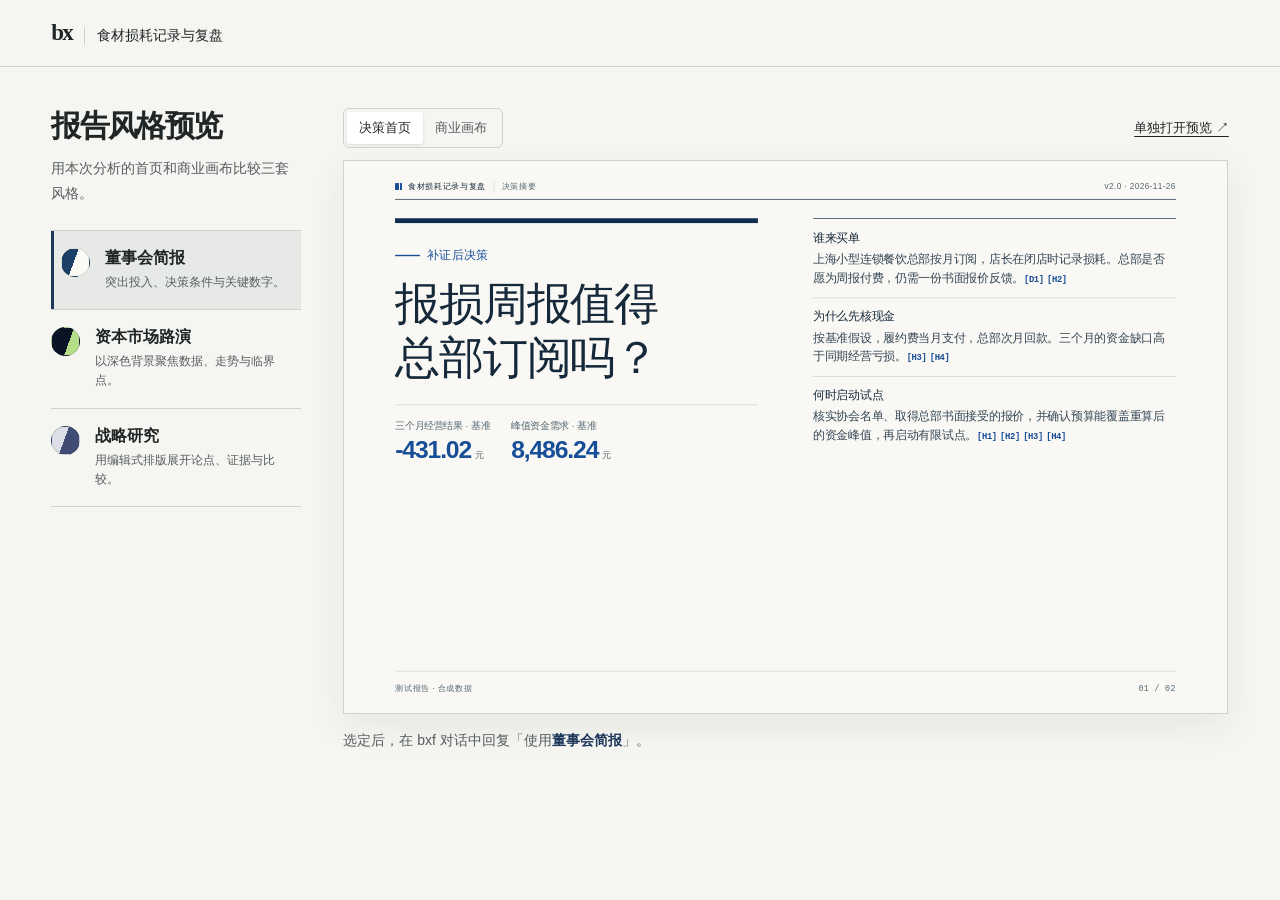
<file: reports/bx-demo/theme-previews/index.html>
<!doctype html>
<html lang="zh-CN">
<head>
<meta charset="utf-8">
<meta name="viewport" content="width=device-width, initial-scale=1">
<title>食材损耗记录与复盘 · 报告风格预览</title>
<style>
:root{color-scheme:light;--ink:#202625;--quiet:#575d60;--line:#cfd2d0;--paper:#f5f5f2;--active:#1d385b;font-family:"Helvetica Neue","PingFang SC","Microsoft YaHei",sans-serif;color:var(--ink);background:var(--paper)}
*{box-sizing:border-box}body,h1,h2,p{margin:0}a{color:inherit}a:focus-visible,button:focus-visible{outline:3px solid #31649c;outline-offset:3px}
body{min-height:100vh}header{padding:20px clamp(22px,4vw,72px);border-bottom:1px solid var(--line);display:flex;align-items:baseline;gap:12px;font-size:14px}
header strong{font-family:Georgia,serif;font-size:23px;letter-spacing:-.08em}header span{padding-left:12px;border-left:1px solid var(--line)}
main{display:grid;grid-template-columns:minmax(190px,250px) minmax(0,1fr);gap:clamp(22px,3.3vw,62px);padding:clamp(24px,4.5vh,70px) clamp(22px,4vw,72px);max-width:2400px;margin:auto}
h1{font-size:clamp(27px,2.35vw,40px);line-height:1.2;letter-spacing:-.055em}aside>p{color:var(--quiet);font-size:14px;line-height:1.8;margin:12px 0 24px}
.options{border-top:1px solid var(--line)}.choice{display:grid;grid-template-columns:32px 1fr;column-gap:12px;text-decoration:none;padding:17px 10px 17px 0;border-bottom:1px solid var(--line);align-items:start;transition:background .18s}
.choice:hover,.choice[aria-current=true]{background:#e7e9e7}.choice[aria-current=true]{box-shadow:inset 3px 0 var(--active);padding-left:10px}.choice strong{font-size:16px}.choice small{display:block;font-size:12px;color:var(--quiet);line-height:1.6;margin-top:4px}
.swatch{width:29px;height:29px;border-radius:50%;border:1px solid #0002;background:linear-gradient(110deg,#1b4068 0 45%,#fcfaf4 45%)}.capital .swatch{background:linear-gradient(110deg,#0b1424 0 60%,#b4df88 60%)}.editorial .swatch{background:linear-gradient(110deg,#dcdee8 0 46%,#414c75 46%)}
.preview{min-width:0}.toolbar{display:flex;align-items:center;justify-content:space-between;gap:12px;flex-wrap:wrap;margin-bottom:12px}.tabset{display:flex;border:1px solid var(--line);border-radius:6px;padding:3px}
.toolbar button,.standalone{font:inherit;font-size:13px}.toolbar button{border:0;padding:7px 12px;background:transparent;cursor:pointer;border-radius:3px;color:var(--quiet)}.toolbar button[aria-pressed=true]{background:white;color:var(--ink);box-shadow:0 1px 3px #16283820}
.standalone{text-decoration:underline;text-underline-offset:4px}.poster-slot{container-type:inline-size;border:1px solid var(--line);background:white;box-shadow:0 12px 34px #24262412}.poster{position:relative;aspect-ratio:16/10;overflow:hidden}.poster iframe{border:0;pointer-events:none;position:absolute;inset:0;width:1280px;height:800px;transform-origin:top left}.selection{margin-top:14px;font-size:14px;line-height:1.75;color:var(--quiet)}.selection strong{color:var(--active)}
@media(min-aspect-ratio:19/10) and (min-width:1200px){.preview{max-width:calc((100vh - 180px)*1.6)}}
@media(max-width:810px){main{grid-template-columns:1fr;gap:22px}aside>p{margin:8px 0 14px}.options{display:flex}.choice{flex:1;display:flex;align-items:center;gap:8px;padding:10px 5px}.choice[aria-current=true]{box-shadow:inset 0 -2px var(--active);padding:10px 5px}.choice small{display:none}.choice strong{font-size:14px}.swatch{width:17px;height:17px}}
@media(max-width:430px){main{padding:20px 12px}header{padding:12px}.toolbar{gap:5px}.toolbar button{padding:6px}.swatch{width:12px;height:12px}}
</style>
</head>
<body>
<header><strong>bx</strong><span>食材损耗记录与复盘</span></header>
<main>
<aside>
<h1>报告风格预览</h1>
<p>用本次分析的首页和商业画布比较三套风格。</p>
<nav class="options" aria-label="视觉主题"><a class="choice boardroom" aria-current="true" href="boardroom.html"><span class="swatch" aria-hidden="true"></span><span><strong>董事会简报</strong><small>突出投入、决策条件与关键数字。</small></span></a><a class="choice capital" aria-current="false" href="capital.html"><span class="swatch" aria-hidden="true"></span><span><strong>资本市场路演</strong><small>以深色背景聚焦数据、走势与临界点。</small></span></a><a class="choice editorial" aria-current="false" href="editorial.html"><span class="swatch" aria-hidden="true"></span><span><strong>战略研究</strong><small>用编辑式排版展开论点、证据与比较。</small></span></a></nav>
</aside>
<section class="preview" aria-label="当前主题样张">
<div class="toolbar"><div class="tabset" aria-label="预览页面">
<button type="button" data-page="decision" aria-pressed="true">决策首页</button>
<button type="button" data-page="canvas" aria-pressed="false">商业画布</button>
</div><a class="standalone" target="_blank" rel="noopener" href="boardroom.html">单独打开预览 ↗</a></div>
<div class="poster-slot"><div class="poster"><iframe src="boardroom.html?poster=1#decision" tabindex="-1" title="选中主题的预览"></iframe></div></div>
<p class="selection" aria-live="polite">选定后，在 bxf 对话中回复「使用<strong>董事会简报</strong>」。</p>
</section>
</main>
<script>
(() => {
  const choices = Array.from(document.querySelectorAll('.choice'));
  const tabs = Array.from(document.querySelectorAll('[data-page]'));
  const frame = document.querySelector('iframe');
  const slot = document.querySelector('.poster');
  const standalone = document.querySelector('.standalone');
  let selected = choices[0];
  let page = 'decision';
  function show() {
    const name = selected.querySelector('strong').textContent;
    const file = selected.getAttribute('href');
    for (const choice of choices) choice.setAttribute('aria-current', String(choice === selected));
    for (const tab of tabs) tab.setAttribute('aria-pressed', String(tab.dataset.page === page));
    frame.title = name + ' · ' + tabs.find(tab => tab.dataset.page === page).textContent;
    frame.src = file + '?poster=1#' + page;
    standalone.href = file + '#' + page;
    document.querySelector('.selection strong').textContent = name;
  }
  for (const choice of choices) choice.addEventListener('click', event => {
    if (event.metaKey || event.ctrlKey || event.shiftKey || event.altKey) return;
    event.preventDefault();
    selected = choice;
    show();
  });
  for (const tab of tabs) tab.addEventListener('click', () => { page = tab.dataset.page; show(); });
  function fit() { frame.style.transform = 'scale(' + slot.clientWidth / 1280 + ')'; }
  new ResizeObserver(fit).observe(slot);
  fit();
})();
</script>
</body>
</html>
</file>
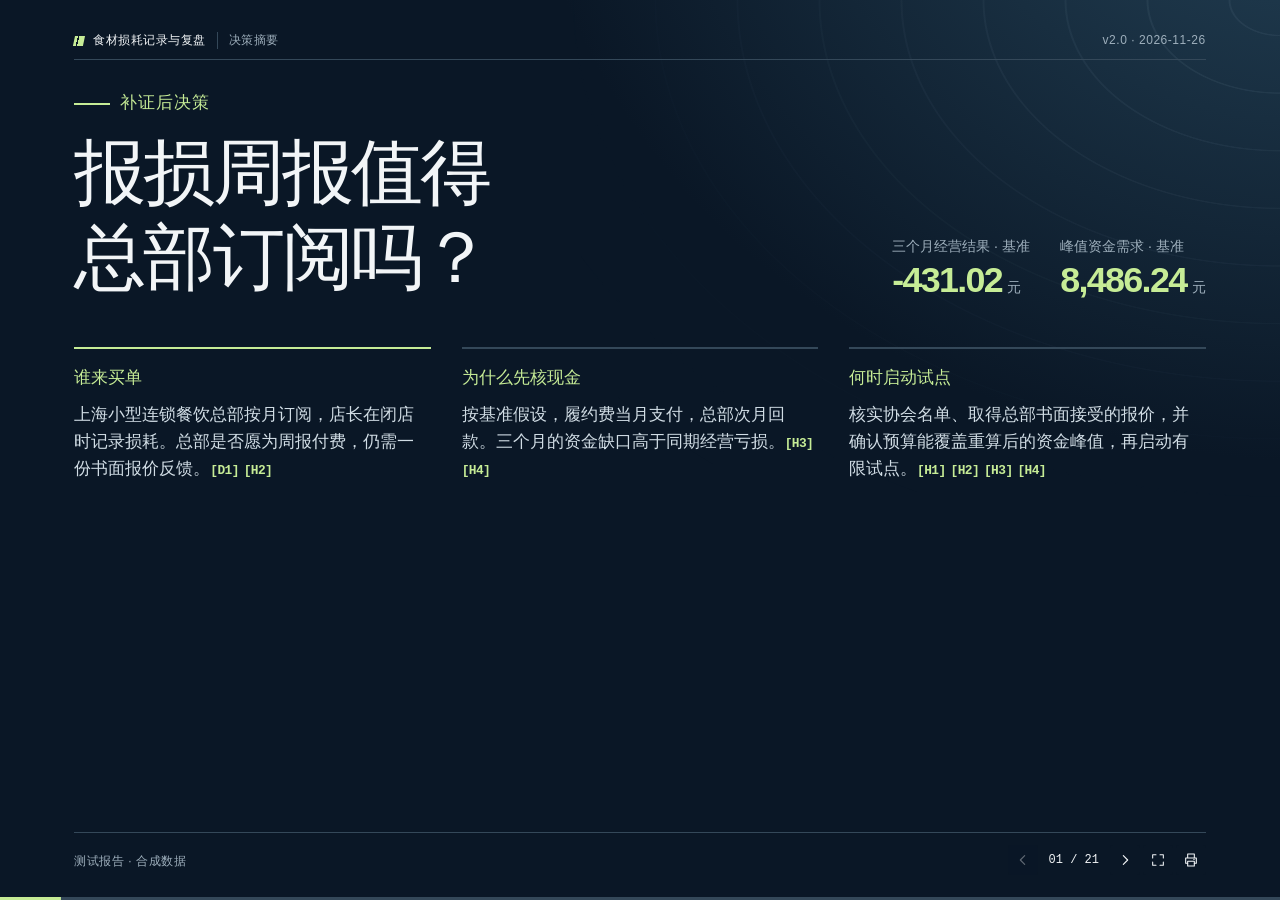
<file: reports/bx-demo/report-capital.html>
<!doctype html>
<html lang="zh-CN" data-theme="capital" data-theme-version="1.1">
<head>
  <meta charset="utf-8">
  <meta name="viewport" content="width=device-width, initial-scale=1">
  <title>食材损耗记录与复盘 · 可行性决策 · v2.0 · 2026-11-26</title>
  <style>
/* bxf presentation themes v1.1. The document structure and all data are shared. */
:root {
  color-scheme: light;
  --paper: #f9f8f4;
  --surface: #ffffff;
  --ink: #16293b;
  --body-ink: #344554;
  --muted: #556774;
  --line: #cdd2d1;
  --accent: #174e97;
  --tint: #e9eff6;
  --hero: #122e4e;
  --on-hero: #f5f8fc;
  --scenario-low: #586d80;
  --scenario-base: #215495;
  --scenario-high: #317260;
  --sans: "Helvetica Neue", Arial, "PingFang SC", "Microsoft YaHei", "Noto Sans CJK SC", sans-serif;
  --serif: "Iowan Old Style", "Songti SC", STSong, "Noto Serif CJK SC", SimSun, serif;
  --digits: "SFMono-Regular", Consolas, "Liberation Mono", Menlo, monospace;
  --gutter: clamp(28px, 5.8vw, 9rem);
  --top: clamp(18px, 3.6vh, 3rem);
  --heading-inset: clamp(24px, 3.4vh, 48px);
  --foot: clamp(42px, 6.4vh, 4.8rem);
  --bottom: clamp(7px, 1.2vh, 15px);
  --space: clamp(14px, 2.2vh, 1.8rem);
  --copy-size: clamp(16px, min(1.48vw, 2.7vh), 34px);
  --small-size: clamp(13px, min(1.1vw, 2vh), 22px);
  --heading-size: clamp(30px, min(3.8vw, 6.4vh), 82px);
  --title-size: clamp(40px, min(5.15vw, 8.7vh), 110px);
  --folio-size: clamp(12px, .9vw, 17px);
  --canvas-gap: clamp(5px, .55vw, 12px);
  --cell-pad: clamp(10px, min(1.04vw, 1.9vh), 24px);
  --focus: var(--accent);
  font-family: var(--sans);
  font-synthesis: none;
  background: var(--paper);
  color: var(--ink);
}
:root[data-theme="capital"] {
  color-scheme: dark;
  --paper: #0a1726;
  --surface: #132537;
  --ink: #f2f5f7;
  --body-ink: #d1dde5;
  --muted: #9eafbc;
  --line: #344859;
  --accent: #c6ec96;
  --tint: #1c3436;
  --hero: #badc97;
  --on-hero: #15271c;
  --scenario-low: #8c9fb4;
  --scenario-base: #b4df88;
  --scenario-high: #68c8c1;
  --title-size: clamp(40px, min(5.65vw, 9.45vh), 124px);
}
:root[data-theme="editorial"] {
  --paper: #f2f2f6;
  --surface: #fcfcfe;
  --ink: #23203a;
  --body-ink: #454456;
  --muted: #616173;
  --line: #ccccd6;
  --accent: #51459a;
  --tint: #e7e5f0;
  --hero: #3b3567;
  --on-hero: #fcfbff;
  --scenario-low: #69667b;
  --scenario-base: #6756a7;
  --scenario-high: #3c797a;
  --title-size: clamp(40px, min(5.4vw, 8.8vh), 120px);
}
*, *::before, *::after { box-sizing: border-box; }
html, body { margin: 0; min-height: 100%; }
body { background: var(--paper); color: var(--ink); }
button { font: inherit; color: inherit; }
button:focus-visible, a:focus-visible {
  outline: 2px solid var(--focus);
  outline-offset: 3px;
}
.reveal { background: var(--paper); }
.reveal > :not(.slides):not(.aria-status) { display: none !important; }
.aria-status, .sr-only {
  position: absolute; width: 1px; height: 1px; padding: 0; margin: -1px;
  overflow: hidden; clip-path: inset(50%); white-space: nowrap; border: 0;
}
.slide {
  isolation: isolate;
  position: relative;
  display: flex;
  flex-direction: column;
  min-height: 100vh;
  min-height: 100dvh;
  padding: var(--top) var(--gutter) var(--bottom);
  color: var(--ink);
  background: var(--paper);
  border-bottom: 1px solid var(--line);
  font-size: var(--copy-size);
  line-height: 1.55;
  text-align: start;
  overflow-wrap: anywhere;
}
.slide:focus { outline: none; }
.meta, .footer {
  display: flex;
  flex: none;
  align-items: center;
  gap: .9em;
  color: var(--muted);
  font-size: var(--folio-size);
  line-height: 1.4;
  letter-spacing: .045em;
}
.meta { min-height: 2em; padding: 0 0 .8em; border-bottom: 1px solid var(--line); }
.product { display: inline-flex; align-items: center; gap: .75em; font-weight: 700; color: var(--ink); }
.product::before {
  content: ""; display: inline-block; width: .82em; height: .82em; flex: none;
  background: linear-gradient(90deg, var(--accent) 56%, transparent 56% 69%, var(--accent) 69%);
}
.section-label { padding-inline-start: .9em; border-inline-start: 1px solid var(--line); }
.version { margin-inline-start: auto; font-variant-numeric: tabular-nums; text-align: end; }
.footer { min-height: var(--foot); border-top: 1px solid var(--line); justify-content: space-between; }
.folio, #position { font-family: var(--digits); font-variant-numeric: tabular-nums; }
.page-frame {
  width: 100%;
  flex: 1 0 auto;
  display: flex;
  flex-direction: column;
  justify-content: flex-start;
  gap: clamp(16px, 3.1vh, 3rem);
  padding-block: var(--heading-inset);
}
.page-heading, .page-body { min-width: 0; }
.page-body { display: grid; gap: var(--space); align-content: start; }
.slide :is(h1, h2, h3, p, figure, dl) { margin: 0; }
.slide :is(h1, h2, h3) { color: var(--ink); }
.slide h1, .slide h2 { font-weight: 680; line-height: 1.18; letter-spacing: -.038em; text-wrap: balance; }
.slide h1 { font-size: var(--title-size); }
.slide h2 { font-size: var(--heading-size); }
.slide h3, figcaption { font-size: 1.04em; font-weight: 680; line-height: 1.36; }
.page-body p { color: var(--body-ink); }
.slide .note, .slide .cite { color: var(--muted); font-size: var(--small-size); line-height: 1.55; }
.slide a { color: var(--accent); text-underline-offset: .16em; text-decoration-thickness: 1px; }
.slide a[href^="#"], .slide .ref {
  color: var(--accent);
  font-family: var(--digits); font-weight: 570; font-size: .74em;
  white-space: nowrap; letter-spacing: -.045em; text-decoration: none;
}
.slide a:hover { text-decoration: underline; }
.slide .rows { display: grid; }
.slide .row {
  display: grid; grid-template-columns: minmax(9em, 23%) minmax(0, 1fr);
  align-items: baseline; gap: 1.55em;
  padding: clamp(10px, 1.78vh, 25px) 0;
  border-top: 1px solid var(--line);
}
.slide .row h3 { color: var(--ink); }
.cover .verdict {
  display: inline-flex; width: fit-content; align-items: center; gap: .6em;
  color: var(--accent); font-weight: 700; font-size: .9em; letter-spacing: .055em;
}
.verdict::before { content: ""; width: 2.1em; height: 2px; background: currentColor; }
.cover .page-heading { display: flex; flex-direction: column; gap: var(--space); align-items: start; }
.cover .verdict { order: -1; }
.cover-metrics { display: flex; flex-wrap: wrap; gap: .75em 1.6em; margin-block-start: .65em; }
.metric { display: grid; grid-template-columns: auto 1fr; gap: .15em .28em; align-items: baseline; }
.metric-label { grid-column: 1/-1; color: var(--muted); font-size: var(--small-size); }
.metric-value { color: var(--accent); font-size: clamp(26px, min(2.8vw, 5vh), 68px); font-weight: 560; line-height: 1.13; letter-spacing: -.046em; font-variant-numeric: tabular-nums; }
.metric-unit { color: var(--muted); font-size: .72em; }
.cover .page-frame {
  display: grid; grid-template-columns: minmax(0, 1fr) minmax(0, 1fr);
  align-items: start; align-content: start; gap: clamp(32px, 6.2vw, 140px);
}
.cover .row { display: block; padding: clamp(10px, 1.9vh, 27px) 0; }
.cover .row h3 { margin-bottom: .32em; font-size: .91em; }
.cover .row p { font-size: .92em; }
:root[data-theme="boardroom"] .cover .page-heading { border-top: .42em solid var(--hero); padding-top: clamp(22px, 4.2vh, 4rem); }
:root[data-theme="boardroom"] .cover .row:first-child { border-color: var(--hero); }
:root[data-theme="boardroom"] .cover-metrics { border-top: 1px solid var(--line); width: 100%; padding-block-start: 1em; }
:root[data-theme="boardroom"] .cover .meta { border-bottom-color: var(--ink); }

/* Capital places the decision and key figures above a single horizontal reading line. */
:root[data-theme="capital"] .cover {
  background: radial-gradient(ellipse at 104% -24%, #26455a 0%, transparent 43%), var(--paper);
}
:root[data-theme="capital"] .cover::before {
  content: ""; position: absolute; z-index: -1; inset: 0 0 auto auto;
  width: 57%; height: 57%; pointer-events: none;
  background: repeating-radial-gradient(ellipse at 100% 0%, transparent 0 49px, #bed8ee10 50px 51px, transparent 52px 82px);
  mask-image: linear-gradient(to left, black 15%, transparent), linear-gradient(to bottom, black 15%, transparent);
  mask-composite: intersect;
}
:root[data-theme="capital"] .product::before {
  transform: skew(-12deg);
  background: linear-gradient(90deg, var(--accent) 0 28%, transparent 28% 42%, var(--accent) 42% 100%);
}
:root[data-theme="capital"] .cover .page-frame { display: flex; align-items: stretch; gap: clamp(24px, 5.1vh, 5rem); }
:root[data-theme="capital"] .cover .page-heading:has(.cover-metrics) {
  display: grid; grid-template-columns: 1.35fr .9fr;
  grid-template-areas: "verdict metrics" "title metrics"; gap: .7em 5vw;
}
:root[data-theme="capital"] .cover h1 { max-width: 18em; }
:root[data-theme="capital"] .cover .page-heading:has(.cover-metrics) h1 { grid-area: title; }
:root[data-theme="capital"] .cover .verdict { grid-area: verdict; }
:root[data-theme="capital"] .cover-metrics { grid-area: metrics; align-self: end; justify-self: end; margin: 0; }
:root[data-theme="capital"] .cover .rows { grid-template-columns: repeat(auto-fit, minmax(min(13em, 100%), 1fr)); gap: 2.4vw; }
:root[data-theme="capital"] .cover .row { border-top: 2px solid var(--line); }
:root[data-theme="capital"] .cover .row:first-child { border-color: var(--accent); }
:root[data-theme="capital"] .cover .row h3 { color: var(--accent); margin-bottom: .7em; }
:root[data-theme="capital"] .analysis .rows:has(>.row:nth-child(3)) {
  grid-template-columns: 1fr 1fr; column-gap: 4.5vw;
}
:root[data-theme="capital"] .analysis .rows:has(>.row:nth-child(3)) > .row { display: block; }
:root[data-theme="capital"] .analysis .rows:has(>.row:nth-child(3)) h3 { color: var(--accent); margin-bottom: .5em; }

/* Editorial uses display serif titles, a folio and asymmetrical evidence columns. */
:root[data-theme="editorial"] .slide :is(h1, h2) { font-family: var(--serif); font-weight: 700; letter-spacing: -.04em; line-height: 1.2; }
:root[data-theme="editorial"] .product::before {
  border: 1px solid var(--accent);
  background: linear-gradient(135deg, transparent 43%, var(--accent) 44% 54%, transparent 55%);
}
:root[data-theme="editorial"] .meta { border-bottom: 3px double var(--ink); }
:root[data-theme="editorial"] .cover .page-frame { display: flex; align-items: stretch; gap: clamp(18px, 3.8vh, 4rem); }
:root[data-theme="editorial"] .cover .page-heading { position: relative; padding-inline-start: 1em; border-inline-start: 4px solid var(--accent); }
:root[data-theme="editorial"] .cover .page-heading:has(.cover-metrics) { display: grid; grid-template-columns: minmax(0, 1.5fr) minmax(0, 1fr); grid-template-areas: "verdict metrics" "title metrics"; column-gap: 5vw; }
:root[data-theme="editorial"] .cover .page-heading:has(.cover-metrics) h1 { grid-area: title; }
:root[data-theme="editorial"] .cover .verdict { grid-area: verdict; }
:root[data-theme="editorial"] .cover-metrics { grid-area: metrics; flex-direction: column; justify-self: end; margin: 0; }
:root[data-theme="editorial"] .cover .rows { column-gap: 3.6vw; }
:root[data-theme="editorial"] .cover .rows:has(>.row:nth-child(2)) { grid-template-columns: minmax(0, 1.07fr) minmax(0, 1fr); }
:root[data-theme="editorial"] .cover .rows:has(>.row:nth-child(3))>.row:first-child { grid-row: span 2; border-top: 3px solid var(--ink); }
:root[data-theme="editorial"] .cover .rows:has(>.row:nth-child(3))>.row:first-child h3 { font-family: var(--serif); font-size: 1.48em; }
:root[data-theme="editorial"] .analysis .row { grid-template-columns: minmax(9em, 27%) minmax(0, 1fr); }
:root[data-theme="editorial"] .analysis .row h3 { font-family: var(--serif); font-size: 1.16em; }

.canvas {
  display: grid;
  grid-template-columns: repeat(10, minmax(0, 1fr));
  grid-template-areas:
    "partners partners activities activities value value relations relations segments segments"
    "partners partners resources resources value value channels channels segments segments"
    "costs costs costs costs costs revenue revenue revenue revenue revenue";
  gap: var(--canvas-gap);
}
.cell {
  position: relative; display: flex; flex-direction: column; justify-content: flex-start;
  min-width: 0; padding: var(--cell-pad); color: var(--ink); background: var(--surface);
  border: 1px solid var(--line); transition: box-shadow .18s, background-color .18s;
}
.cell h3 { font-size: .88em; }
.cell p { margin-top: .45em; line-height: 1.47; font-size: .84em; color: var(--body-ink); }
.partners { grid-area: partners; }
.activities { grid-area: activities; }
.resources { grid-area: resources; }
.value { grid-area: value; }
.relations { grid-area: relations; }
.channels { grid-area: channels; }
.segments { grid-area: segments; }
.costs { grid-area: costs; }
.revenue { grid-area: revenue; }
.cell-trigger {
  position: static; cursor: pointer; background: none; border: none; color: inherit;
  padding: 0; text-align: start; font: inherit; line-height: inherit; letter-spacing: inherit;
}
.cell-trigger::after { content: ""; position: absolute; inset: 0; }
.cell a { position: relative; z-index: 1; }
.cell:has(.cell-trigger:focus-visible) { outline: 2px solid var(--focus); outline-offset: 2px; z-index: 1; }
.cell-trigger:focus-visible { outline: none; }
.cell.value {
  justify-content: center; color: var(--on-hero); border-color: var(--hero);
  background: repeating-radial-gradient(ellipse at 112% 108%, transparent 0 18px, #ffffff10 19px 20px, transparent 21px 34px), var(--hero);
}
.cell.value :is(h3, p, a, .ref) { color: var(--on-hero); }
.cell.value h3 { font-size: 1.23em; }
.cell.value p { margin-top: .8em; }
.cell.costs, .cell.revenue { background: var(--tint); border-color: transparent; }
.cell.segments { border-top: 3px solid var(--accent); }
.cell.is-related { box-shadow: inset 0 0 0 2px var(--accent); }
.cell.is-selected { outline: 3px solid var(--accent); outline-offset: 1px; z-index: 2; }
@media (hover: hover) { .cell:has(.cell-trigger:hover) { box-shadow: inset 0 0 0 1.5px var(--accent); } }
:root[data-theme="capital"] .cell { border-radius: 2px; }
:root[data-theme="capital"] .cell.value { background: linear-gradient(155deg, #d4eeb7, var(--hero) 55%, #9abeb0); }
:root[data-theme="editorial"] .canvas { gap: 1px; border: 1px solid var(--line); background: var(--line); }
:root[data-theme="editorial"] .cell { border: 0; }
:root[data-theme="editorial"] .cell h3 { font-family: var(--serif); font-size: 1.02em; }
:root[data-theme="editorial"] .cell.value h3 { font-size: 1.33em; }

table { width: 100%; border-collapse: collapse; text-align: start; font-variant-numeric: tabular-nums; }
th, td { text-align: start; vertical-align: middle; border-bottom: 1px solid var(--line); padding: .43em .65em; }
thead th { border-top: 2px solid var(--ink); color: var(--muted); font-size: .82em; font-weight: 650; }
tbody th { color: var(--body-ink); font-weight: 530; }
.compare :is(td, th):not(:first-child) { text-align: end; }
.compare :is(td, th):first-child { width: 43%; padding-inline-start: .3em; }
.compare thead :nth-child(2) { color: var(--scenario-low); }
.compare thead :nth-child(3), .compare tbody td:nth-child(3) { color: var(--scenario-base); background: var(--tint); font-weight: 700; }
.compare thead :nth-child(4) { color: var(--scenario-high); }
.compare tbody td { font-size: 1.09em; letter-spacing: -.025em; }
.assumptions { font-size: .82em; }
.assumptions th, .assumptions td { padding: .6em .42em; }
:root[data-theme="capital"] thead th { border-top-color: var(--accent); }
:root[data-theme="editorial"] thead th { border-top: 3px double var(--ink); }
.chart { display: grid; gap: .52em; }
figcaption { color: var(--ink); margin-bottom: .3em; }
.barrow { display: grid; grid-template-columns: 4em minmax(0, 1fr) 7em; gap: 1em; align-items: center; }
.barrow>span { font-size: .84em; color: var(--muted); }
.barrow output { text-align: end; font-variant-numeric: tabular-nums; }
.track { height: .6em; background: var(--tint); }
.bar { height: 100%; background: var(--scenario-base); }
.barrow:nth-of-type(1) .bar { background: var(--scenario-low); }
.barrow:nth-of-type(3) .bar { background: var(--scenario-high); }
.trend { width: 100%; min-width: 0; }
.trend svg { display: block; width: 100%; height: clamp(115px, 27vh, 22rem); overflow: visible; }
.trend text { font-family: var(--sans); fill: var(--muted); }
.trend :is(line, path, polyline) { vector-effect: non-scaling-stroke; }
.trend polyline { fill: none; stroke: var(--scenario-base); stroke-width: 3; }
.trend circle { fill: var(--scenario-base); }
.trend line { stroke: var(--line); }
.records { display: grid; gap: .7em; }
.evidence { border-top: 1px solid var(--line); padding-top: .62em; }
.evidence h3 { font-size: .93em; }
.evidence p { margin-top: .22em; font-size: .89em; }
.appendix .row { padding-block: .48em; font-size: .92em; }
.nav, .progress-line { display: none; }
@media screen {
  html.enhanced, .enhanced body, .enhanced .reveal, .enhanced .slides { height: 100%; overflow: hidden; }
  .enhanced .slide { height: 100%; overflow-y: auto; overscroll-behavior: contain; border: 0; }
  .enhanced .slide:not(.present) { display: none !important; }
  .enhanced .footer { padding-inline-end: min(38vw, 315px); }
  .enhanced .folio { display: none; }
  .enhanced .nav {
    position: fixed; z-index: 5; inset-inline-end: var(--gutter);
    bottom: var(--bottom); height: var(--foot);
    display: flex; align-items: center; justify-content: flex-end; gap: 3px;
    color: var(--muted); font-size: var(--folio-size);
  }
  .nav button {
    display: inline-flex; align-items: center; justify-content: center; gap: .3em;
    border: 1px solid transparent; border-radius: 3px;
    min-width: 30px; min-height: 30px; padding: .22em .48em;
    cursor: pointer; background: var(--paper); color: var(--ink);
  }
  .nav button:hover { border-color: var(--line); color: var(--accent); }
  .nav button:disabled { opacity: .37; cursor: default; }
  .nav button svg { width: clamp(16px, 1.2vw, 21px); height: clamp(16px, 1.2vw, 21px); }
  #position { min-width: 5.5em; text-align: center; color: var(--ink); }
  .enhanced .progress-line {
    position: fixed; z-index: 6; inset: auto 0 0; display: block; height: 3px;
    background: var(--line); pointer-events: none;
  }
  .progress-line>span { display: block; width: 100%; height: 100%; background: var(--accent); transform-origin: left; }
}
@media screen and (min-width: 801px) and (max-height: 620px) {
  :root { --top: 12px; --heading-inset: 16px; --space: 9px; --foot: 32px; --bottom: 4px; --cell-pad: 8px; }
  .page-frame { gap: 12px; }
  .slide .row, .cover .row { padding-block: 7px; }
  .meta { padding-bottom: .35em; }
  .cell p { margin-top: .27em; }
}
@media screen and (max-width: 800px) {
  :root {
    --gutter: clamp(17px, 4.4vw, 35px); --top: 16px; --heading-inset: 24px; --space: 14px;
    --copy-size: clamp(16px, 2.6vw, 19px); --small-size: 13px;
    --heading-size: clamp(27px, 4.7vw, 38px); --title-size: clamp(35px, 6vw, 55px);
    --foot: 44px; --bottom: 6px;
  }
  .page-frame { gap: 18px; }
  .slide .row { grid-template-columns: minmax(6em, 24%) minmax(0, 1fr); gap: .8em; }
  .cover .page-frame { gap: 22px; }
  .cover .rows { gap: 0; }
  .canvas {
    grid-template-columns: repeat(3, minmax(0, 1fr));
    grid-template-areas: "partners activities value" "resources relations segments" "channels costs revenue";
  }
  .cell { --cell-pad: 9px; }
  .cell h3 { font-size: .9em; }
  .cell.value h3 { font-size: 1em; }
  .cell p { font-size: .82em; }
  .nav { background: var(--paper); }
}
@media screen and (max-width: 620px) {
  .slide { padding-bottom: calc(var(--foot) + var(--bottom)); }
  .meta { flex-wrap: wrap; row-gap: 3px; }
  .meta .version { font-size: .9em; }
  .page-frame { padding-block-end: 16px; }
  .cover .page-frame, :root[data-theme] .cover .page-frame { display: flex; align-items: stretch; justify-content: flex-start; gap: 20px; }
  :root[data-theme] .cover .page-heading:has(.cover-metrics) { display: flex; }
  :root[data-theme] .cover .cover-metrics { flex-direction: row; align-self: stretch; padding-top: .65em; }
  :root[data-theme] .cover .rows, :root[data-theme] .analysis .rows { grid-template-columns: 1fr; }
  :root[data-theme] .cover .rows>.row:first-child { grid-row: auto; }
  :root[data-theme] .slide .row { display: block; padding-block: 10px; }
  .slide .row h3 { margin-bottom: .35em; }
  :root[data-theme] .cover .row p { font-size: .95em; }
  .enhanced .footer { padding: 9px 0 0; min-height: 0; }
  .enhanced .nav { inset: auto 0 0; height: var(--foot); padding-inline: var(--gutter); border-top: 1px solid var(--line); }
  .barrow { grid-template-columns: 2.3em minmax(0, 1fr) 5em; gap: .55em; }
  .assumptions { font-size: 12px; }
  th, td { padding: .4em .25em; }
  .compare tbody td { font-size: .98em; }
  .cover-metrics { gap: .75em 1.25em; }
}
@media screen and (prefers-reduced-motion: no-preference) {
  .enhanced:not(.poster) .slide.present .page-frame { animation: deck-arrive .23s ease-out both; }
  @keyframes deck-arrive { from { transform: translateY(5px); opacity: .52; } to { transform: none; opacity: 1; } }
}
@media (prefers-reduced-motion: reduce) {
  *, *::before, *::after { transition-duration: 0s !important; animation-duration: .01ms !important; }
}
@page { size: A4 landscape; margin: 0; }
@media print {
  :root {
    --top: 9mm; --heading-inset: 4mm; --gutter: 13mm; --bottom: 4mm; --foot: 7mm; --space: 3mm;
    --copy-size: 12pt; --small-size: 9pt; --folio-size: 8pt; --heading-size: 25pt;
    --title-size: 36pt !important; --cell-pad: 2.5mm; --canvas-gap: 1.2mm;
  }
  *, *::before, *::after { -webkit-print-color-adjust: exact; print-color-adjust: exact; }
  html, body, .reveal, .slides { display: block !important; width: auto !important; height: auto !important; overflow: visible !important; }
  .reveal .slides > .slide, .reveal .slides > .slide[hidden] {
    display: flex !important; visibility: visible !important; opacity: 1 !important;
    position: relative !important; inset: auto !important; transform: none !important;
    min-height: 209mm; height: auto !important; width: 100%; overflow: visible !important;
    border: 0; break-after: page;
  }
  .reveal .slides>.slide:last-child { break-after: auto; }
  .page-frame, :root[data-theme] .cover .page-frame { padding-block: var(--heading-inset); gap: 5mm; }
  .cover .page-frame { column-gap: 12mm; }
  .slide .row, .cover .row { padding-block: 2.5mm; }
  .metric-value { font-size: 24pt; }
  .footer { padding-inline: 0; }
  .folio { display: inline; }
  .nav, .progress-line { display: none !important; }
  .cell, .cell.is-related, .cell.is-selected { outline: 0; box-shadow: none; }
  .trend svg { height: 52mm; }
  .row, .cell, .evidence, tr { break-inside: avoid; }
}
@media screen {
  .poster .nav, .poster .progress-line { display: none; }
  .poster .footer { padding-inline: 0; }
  .poster .folio { display: inline; }
}

  </style>
</head>
<body>
  <main class="reveal" aria-label="可行性分析报告">
    <div class="slides">
<section class="slide cover" data-kind="cover" data-chapter="decision" id="decision" tabindex="-1" aria-labelledby="title-decision"><header class="meta"><span class="product">食材损耗记录与复盘</span><span class="section-label">决策摘要</span><span class="version">v2.0 · 2026-11-26</span></header><div class="page-frame"><div class="page-heading"><h1 id="title-decision">报损周报值得总部订阅吗？</h1><p class="verdict">补证后决策</p><div class="cover-metrics"><article class="metric"><span class="metric-label">三个月经营结果 · 基准</span><strong class="metric-value">-431.02</strong><span class="metric-unit">元</span></article><article class="metric"><span class="metric-label">峰值资金需求 · 基准</span><strong class="metric-value">8,486.24</strong><span class="metric-unit">元</span></article></div></div><div class="page-body"><div class="rows"><article class="row"><h3>谁来买单</h3><p>上海小型连锁餐饮总部按月订阅，店长在闭店时记录损耗。总部是否愿为周报付费，仍需一份书面报价反馈。<a class="ref" href="#evidence-1" aria-label="查看证据 D1">[D1]</a> <a class="ref" href="#evidence-2" aria-label="查看证据 H2">[H2]</a></p></article><article class="row"><h3>为什么先核现金</h3><p>按基准假设，履约费当月支付，总部次月回款。三个月的资金缺口高于同期经营亏损。<a class="ref" href="#evidence-3" aria-label="查看证据 H3">[H3]</a> <a class="ref" href="#evidence-3" aria-label="查看证据 H4">[H4]</a></p></article><article class="row"><h3>何时启动试点</h3><p>核实协会名单、取得总部书面接受的报价，并确认预算能覆盖重算后的资金峰值，再启动有限试点。<a class="ref" href="#evidence-2" aria-label="查看证据 H1">[H1]</a> <a class="ref" href="#evidence-2" aria-label="查看证据 H2">[H2]</a> <a class="ref" href="#evidence-3" aria-label="查看证据 H3">[H3]</a> <a class="ref" href="#evidence-3" aria-label="查看证据 H4">[H4]</a></p></article></div></div></div><footer class="footer"><span class="status">测试报告 · 合成数据</span><span class="folio" aria-label="第 1 页，共 21 页">01 / 21</span></footer></section>
<section class="slide analysis" data-kind="analysis" data-chapter="demand" id="market" tabindex="-1" aria-labelledby="title-market"><header class="meta"><span class="product">食材损耗记录与复盘</span><span class="section-label">市场与需求</span><span class="version">v2.0 · 2026-11-26</span></header><div class="page-frame"><div class="page-heading"><h2 id="title-market">首批客户从本地渠道逐家估算</h2></div><div class="page-body"><div class="rows"><article class="row"><h3>使用场景</h3><p>拟由门店店长在闭店时登记食材、损耗量及原因。连锁总部负责审批，每周复盘一次。能否据此调整备货，需要观察总部的实际处置。<a class="ref" href="#evidence-1" aria-label="查看证据 D1">[D1]</a> <a class="ref" href="#evidence-1" aria-label="查看证据 D2">[D2]</a> <a class="ref" href="#evidence-5" aria-label="查看证据 H8">[H8]</a></p></article><article class="row"><h3>可触达市场</h3><p>只看上海、2027-01 至 2027-03（示例）的小型连锁餐饮企业；按独立连锁总部计数，同一连锁的门店合并。渠道为区域餐饮协会引荐。<a class="ref" href="#evidence-1" aria-label="查看证据 D1">[D1]</a> <a class="ref" href="#evidence-2" aria-label="查看证据 H1">[H1]</a></p></article><article class="row"><h3>首月漏斗</h3><p>基准每月触达 10 家，成交比例 0.2，月接入上限 3 家。模型给出月新签潜量 2 家；并行服务最多 12 家，期末月期望在服 5.42 家。<a class="ref" href="#evidence-2" aria-label="查看证据 H1">[H1]</a></p></article><article class="row"><h3>证据边界</h3><p>协会去重名单与真实转化记录均未取得。先统计独立总部、对接人及拒绝原因，再修正漏斗；此时无法从样例推断全市市场规模。<a class="ref" href="#evidence-2" aria-label="查看证据 H1">[H1]</a></p></article></div></div></div><footer class="footer"><span class="status">测试报告 · 合成数据</span><span class="folio" aria-label="第 2 页，共 21 页">02 / 21</span></footer></section>
<section class="slide analysis" data-kind="analysis" data-chapter="demand" id="alternatives" tabindex="-1" aria-labelledby="title-alternatives"><header class="meta"><span class="product">食材损耗记录与复盘</span><span class="section-label">市场与需求</span><span class="version">v2.0 · 2026-11-26</span></header><div class="page-frame"><div class="page-heading"><h2 id="title-alternatives">先查三种可能取代周报的做法</h2></div><div class="page-body"><div class="rows"><article class="row"><h3>直接竞品</h3><p>先查试点总部现用 ERP 是否已有报损模块、能否沿用门店账号。取正式报价和合同范围，换算每个连锁客户月成本。<a class="ref" href="#evidence-4" aria-label="查看证据 H6">[H6]</a></p></article><article class="row"><h3>间接替代</h3><p>若库存计量误差是主要原因，驻店督导可能更有效。抽查同批报损单，比对人工盘点和周报能发现的问题与工时。<a class="ref" href="#evidence-4" aria-label="查看证据 H6">[H6]</a></p></article><article class="row"><h3>维持现状</h3><p>请门店演示最近一次报损。若群消息和表格已能复盘，并行记录一周，比较新增录入工时和总部处置率。<a class="ref" href="#evidence-4" aria-label="查看证据 H6">[H6]</a></p></article><article class="row"><h3>采购与进入</h3><p>模拟委托选择区域餐饮协会引荐。拟向总部核实审批人、预算与合同流程，再取得书面试点报价反馈。<a class="ref" href="#evidence-1" aria-label="查看证据 D1">[D1]</a> <a class="ref" href="#evidence-2" aria-label="查看证据 H1">[H1]</a> <a class="ref" href="#evidence-2" aria-label="查看证据 H2">[H2]</a></p></article></div></div></div><footer class="footer"><span class="status">测试报告 · 合成数据</span><span class="folio" aria-label="第 3 页，共 21 页">03 / 21</span></footer></section>
<section class="slide analysis" data-kind="analysis" data-chapter="use-and-purchase" id="behavior" tabindex="-1" aria-labelledby="title-behavior"><header class="meta"><span class="product">食材损耗记录与复盘</span><span class="section-label">使用与采购</span><span class="version">v2.0 · 2026-11-26</span></header><div class="page-frame"><div class="page-heading"><h2 id="title-behavior">把兴趣、使用和付款分别验证</h2></div><div class="page-body"><div class="rows"><article class="row"><h3>信任还是客套</h3><p>协会引荐可能促成购买，也可能只换来礼貌回复。分别统计回复、接受报价和付款的总部数。<a class="ref" href="#evidence-4" aria-label="查看证据 H7">[H7]</a></p></article><article class="row"><h3>问责还是费时</h3><p>先观察闭店录入耗时。录入流程相同时比较不同问责顾虑店长的漏填原因，再单独试行简化录入。<a class="ref" href="#evidence-4" aria-label="查看证据 H7">[H7]</a></p></article><article class="row"><h3>周报是否值得续费</h3><p>记录总部因哪条异常调整过备货，按可比营业日核算节省的食材成本、录入工时和订阅费。结合下期实际续费判断。<a class="ref" href="#evidence-5" aria-label="查看证据 H8">[H8]</a> <a class="ref" href="#evidence-2" aria-label="查看证据 H2">[H2]</a></p></article></div></div></div><footer class="footer"><span class="status">测试报告 · 合成数据</span><span class="folio" aria-label="第 4 页，共 21 页">04 / 21</span></footer></section>
<section class="slide analysis" data-kind="analysis" data-chapter="use-and-purchase" id="business-options" tabindex="-1" aria-labelledby="title-business-options"><header class="meta"><span class="product">食材损耗记录与复盘</span><span class="section-label">使用与采购</span><span class="version">v2.0 · 2026-11-26</span></header><div class="page-frame"><div class="page-heading"><h2 id="title-business-options">先测试总部订阅的收付链条</h2></div><div class="page-body"><div class="rows"><article class="row"><h3>方案 A · 月订阅</h3><p>拟向连锁总部报价 1,200 CNY／连锁客户月，经区域餐饮协会引荐接洽。方案含培训和周报，履约工时需随单记录。<a class="ref" href="#evidence-1" aria-label="查看证据 D1">[D1]</a> <a class="ref" href="#evidence-1" aria-label="查看证据 D2">[D2]</a> <a class="ref" href="#evidence-2" aria-label="查看证据 H2">[H2]</a> <a class="ref" href="#evidence-3" aria-label="查看证据 H3">[H3]</a></p></article><article class="row"><h3>方案 B · 单次诊断</h3><p>备选方案按一次现场盘点计价。请同一预算负责人比较两种报价，另记单次驻店人天和差旅，再试算可接受的诊断价格。<a class="ref" href="#evidence-5" aria-label="查看证据 H9">[H9]</a></p></article><article class="row"><h3>当前取舍</h3><p>先核月订阅的签约与资金条件。若客户只愿购买一次诊断，按实际人天、差旅和成交价重做测算。<a class="ref" href="#evidence-1" aria-label="查看证据 D1">[D1]</a> <a class="ref" href="#evidence-2" aria-label="查看证据 H2">[H2]</a> <a class="ref" href="#evidence-5" aria-label="查看证据 H9">[H9]</a></p></article><article class="row"><h3>执行约束</h3><p>拟按连锁隔离数据并逐店授权。开始录入前商定可见范围和留存期限。渠道名单、培训及客服投入仍待核实。<a class="ref" href="#evidence-1" aria-label="查看证据 D2">[D2]</a> <a class="ref" href="#evidence-2" aria-label="查看证据 H1">[H1]</a> <a class="ref" href="#evidence-3" aria-label="查看证据 H3">[H3]</a></p></article></div></div></div><footer class="footer"><span class="status">测试报告 · 合成数据</span><span class="folio" aria-label="第 5 页，共 21 页">05 / 21</span></footer></section>
<section class="slide canvas-slide" data-kind="canvas-slide" data-chapter="canvas" id="canvas" tabindex="-1" aria-labelledby="title-canvas"><header class="meta"><span class="product">食材损耗记录与复盘</span><span class="section-label">商业模式</span><span class="version">v2.0 · 2026-11-26</span></header><div class="page-frame"><div class="page-heading"><h2 id="title-canvas">商业模式画布</h2></div><div class="page-body"><div class="canvas"><article class="cell partners" data-cell="partners" style="grid-area:partners"><h3><button class="cell-trigger" type="button" aria-pressed="false">重要合作伙伴</button></h3><p>拟由区域餐饮协会引荐；名单与合作意愿待核实。<a class="ref" href="#evidence-1" aria-label="查看证据 D1">[D1]</a> <a class="ref" href="#evidence-2" aria-label="查看证据 H1">[H1]</a></p></article><article class="cell activities" data-cell="activities" style="grid-area:activities"><h3><button class="cell-trigger" type="button" aria-pressed="false">关键业务</button></h3><p>配置报损口径，培训店长，汇总异常供总部复盘。<a class="ref" href="#evidence-1" aria-label="查看证据 D2">[D2]</a></p></article><article class="cell resources" data-cell="resources" style="grid-area:resources"><h3><button class="cell-trigger" type="button" aria-pressed="false">核心资源</button></h3><p>报损表单、门店映射、周报规则和运营支持。<a class="ref" href="#evidence-1" aria-label="查看证据 D2">[D2]</a></p></article><article class="cell value" data-cell="value" style="grid-area:value"><h3><button class="cell-trigger" type="button" aria-pressed="false">价值主张</button></h3><p>假设总部会据异常调整备货并减少损耗。<a class="ref" href="#evidence-5" aria-label="查看证据 H8">[H8]</a></p></article><article class="cell relations" data-cell="relations" style="grid-area:relations"><h3><button class="cell-trigger" type="button" aria-pressed="false">客户关系</button></h3><p>拟由总部对接、门店培训，续用以实际续费验证。<a class="ref" href="#evidence-1" aria-label="查看证据 D2">[D2]</a> <a class="ref" href="#evidence-2" aria-label="查看证据 H2">[H2]</a></p></article><article class="cell channels" data-cell="channels" style="grid-area:channels"><h3><button class="cell-trigger" type="button" aria-pressed="false">渠道通路</button></h3><p>区域餐饮协会引荐；月触达 10 家为假设。<a class="ref" href="#evidence-2" aria-label="查看证据 H1">[H1]</a></p></article><article class="cell segments" data-cell="segments" style="grid-area:segments"><h3><button class="cell-trigger" type="button" aria-pressed="false">客户细分</button></h3><p>小型连锁餐饮企业；使用者为门店店长，付费方为连锁总部。<a class="ref" href="#evidence-1" aria-label="查看证据 D1">[D1]</a></p></article><article class="cell costs" data-cell="costs" style="grid-area:costs"><h3><button class="cell-trigger" type="button" aria-pressed="false">成本结构</button></h3><p>基准履约 300 CNY／客户月，新增获客 500 CNY／家，固定 2,200 CNY／月。<a class="ref" href="#evidence-3" aria-label="查看证据 H3">[H3]</a></p></article><article class="cell revenue" data-cell="revenue" style="grid-area:revenue"><h3><button class="cell-trigger" type="button" aria-pressed="false">收入来源</button></h3><p>拟向连锁总部按月报价 1,200 CNY／客户。基准假定账期一个月。<a class="ref" href="#evidence-1" aria-label="查看证据 D1">[D1]</a> <a class="ref" href="#evidence-2" aria-label="查看证据 H2">[H2]</a> <a class="ref" href="#evidence-3" aria-label="查看证据 H4">[H4]</a></p></article></div><p class="note">按基准成本，每客户月贡献 817.2 CNY。期末月按既定新签量，保本需 4 家在服客户。<a class="ref" href="#evidence-2" aria-label="查看证据 H1">[H1]</a> <a class="ref" href="#evidence-2" aria-label="查看证据 H2">[H2]</a> <a class="ref" href="#evidence-3" aria-label="查看证据 H3">[H3]</a></p></div></div><footer class="footer"><span class="status">测试报告 · 合成数据</span><span class="folio" aria-label="第 6 页，共 21 页">06 / 21</span></footer></section>
<section class="slide finance" data-kind="finance" data-chapter="finance" id="finance-1" tabindex="-1" aria-labelledby="title-finance-1"><header class="meta"><span class="product">食材损耗记录与复盘</span><span class="section-label">财务分析</span><span class="version">v2.0 · 2026-11-26</span></header><div class="page-frame"><div class="page-heading"><h2 id="title-finance-1">三个月的收入、成本与资金需求</h2></div><div class="page-body"><div class="table-wrap"><table class="compare"><thead><tr><th scope="col">指标</th><th scope="col">保守</th><th scope="col">基准</th><th scope="col">乐观</th></tr></thead><tbody><tr><th scope="row">月报价（CNY／连锁客户）</th><td>900</td><td>1,200</td><td>1,500</td></tr><tr><th scope="row">期间净收入（CNY）</th><td>2,597.06</td><td>13,194.72</td><td>34,466.85</td></tr><tr><th scope="row">期间贡献毛利（CNY）</th><td>1,022.42</td><td>9,168.98</td><td>27,285.68</td></tr><tr><th scope="row">期间经营结果（CNY）</th><td>-8,037.58</td><td>-431.02</td><td>16,485.68</td></tr><tr><th scope="row">最大现金缺口（CNY）</th><td>12,454.92</td><td>8,486.24</td><td>1,800</td></tr><tr><th scope="row">期末月活跃连锁（期望家数）</th><td>1.39</td><td>5.42</td><td>11.41</td></tr><tr><th scope="row">期末月保本所需在服连锁（家）</th><td>9</td><td>4</td><td>4</td></tr></tbody></table></div><p class="note">2027-01 至 2027-03（示例） · CNY。贡献毛利扣退款、平台分成和履约；经营结果再扣固定开支与获客费用。现金缺口含启动投入及收付账期；保本家数固定期末月新增获客投入。<a class="ref" href="#evidence-2" aria-label="查看证据 H1">[H1]</a> <a class="ref" href="#evidence-2" aria-label="查看证据 H2">[H2]</a> <a class="ref" href="#evidence-3" aria-label="查看证据 H3">[H3]</a> <a class="ref" href="#evidence-3" aria-label="查看证据 H4">[H4]</a> 保守：期末月保本所需活跃客户数超过服务上限。</p></div></div><footer class="footer"><span class="status">测试报告 · 合成数据</span><span class="folio" aria-label="第 7 页，共 21 页">07 / 21</span></footer></section>
<section class="slide finance" data-kind="finance" data-chapter="finance" id="finance-cash" tabindex="-1" aria-labelledby="title-finance-cash"><header class="meta"><span class="product">食材损耗记录与复盘</span><span class="section-label">财务分析</span><span class="version">v2.0 · 2026-11-26</span></header><div class="page-frame"><div class="page-heading"><h2 id="title-finance-cash">资金缺口在第 3 个月达到峰值</h2></div><div class="page-body"><figure class="trend"><figcaption>基准情景 · 月末累计现金 · 人民币元</figcaption><svg viewBox="0 0 940 182" role="img" aria-label="基准情景 · 月末累计现金"><title>基准情景 · 月末累计现金</title><desc>期初至结清月（月序） / 人民币元 · 0：-2,000，1：-5,800，2：-7,905.6，3：-8,486.24，4：-2,431.02</desc><line class="grid-line" x1="102" x2="904" y1="139.0" y2="139.0" /><text class="axis-label" x="92" y="143.0" text-anchor="end">-8,486.24</text><line class="grid-line" x1="102" x2="904" y1="17.0" y2="17.0" /><text class="axis-label" x="92" y="21.0" text-anchor="end">0</text><polyline class="series-line" points="102.0,45.8 302.5,100.4 503.0,130.7 703.5,139.0 904.0,51.9" fill="none"/><circle class="point" cx="102.0" cy="45.8" r="3"><title>期初至结清月（月序） 0 · -2,000</title></circle><text class="axis-label" x="102.0" y="158" text-anchor="middle">0</text><circle class="point" cx="302.5" cy="100.4" r="3"><title>期初至结清月（月序） 1 · -5,800</title></circle><text class="axis-label" x="302.5" y="158" text-anchor="middle">1</text><circle class="point" cx="503.0" cy="130.7" r="3"><title>期初至结清月（月序） 2 · -7,905.6</title></circle><text class="axis-label" x="503.0" y="158" text-anchor="middle">2</text><circle class="point" cx="703.5" cy="139.0" r="3"><title>期初至结清月（月序） 3 · -8,486.24</title></circle><text class="axis-label" x="703.5" y="158" text-anchor="middle">3</text><circle class="point" cx="904.0" cy="51.9" r="3"><title>期初至结清月（月序） 4 · -2,431.02</title></circle><text class="axis-label" x="904.0" y="158" text-anchor="middle">4</text><text class="axis-label" x="904" text-anchor="end" y="180">期初至结清月（月序）</text></svg></figure><div class="rows"><article class="row"><h3>如何读这条曲线</h3><p>第 0 月支付启动费用。第 3 月末累计现金为 -8,486.24 元。第 4 月收回尾款后为 -2,431.02 元。曲线按到期足额回款计算。<a class="ref" href="#evidence-3" aria-label="查看证据 H3">[H3]</a> <a class="ref" href="#evidence-3" aria-label="查看证据 H4">[H4]</a></p></article></div></div></div><footer class="footer"><span class="status">测试报告 · 合成数据</span><span class="folio" aria-label="第 8 页，共 21 页">08 / 21</span></footer></section>
<section class="slide finance" data-kind="finance" data-chapter="finance" id="sensitivity" tabindex="-1" aria-labelledby="title-sensitivity"><header class="meta"><span class="product">食材损耗记录与复盘</span><span class="section-label">财务分析</span><span class="version">v2.0 · 2026-11-26</span></header><div class="page-frame"><div class="page-heading"><h2 id="title-sensitivity">价格要覆盖单位履约和期末月的投入</h2></div><div class="page-body"><figure class="chart"><figcaption>期末月保本报价（CNY／连锁客户月）</figcaption><div class="barrow" data-scenario="conservative"><span>保守</span><div class="track" aria-hidden="true"><div class="bar" style="width:100.0000%"></div></div><output>3,005.24</output></div><div class="barrow" data-scenario="base"><span>基准</span><div class="track" aria-hidden="true"><div class="bar" style="width:31.8244%"></div></div><output>956.4</output></div><div class="barrow" data-scenario="optimistic"><span>乐观</span><div class="track" aria-hidden="true"><div class="bar" style="width:19.7997%"></div></div><output>595.03</output></div></figure><div class="rows"><article class="row"><h3>临界值</h3><p>在基准情景的期末月规模下，报价至少达到 956.4 CNY／客户月才能当月保本。退款、分成、服务成本变化时应重新计算。<a class="ref" href="#evidence-2" aria-label="查看证据 H1">[H1]</a> <a class="ref" href="#evidence-2" aria-label="查看证据 H2">[H2]</a> <a class="ref" href="#evidence-3" aria-label="查看证据 H3">[H3]</a></p></article><article class="row"><h3>反方复核</h3><p>报价超过保本价仍需验证付款预算和实际回款。试点续测先看付款与记录，扩大投入还需查总部净收益和真实续费。<a class="ref" href="#evidence-2" aria-label="查看证据 H2">[H2]</a> <a class="ref" href="#evidence-3" aria-label="查看证据 H4">[H4]</a> <a class="ref" href="#evidence-4" aria-label="查看证据 H5">[H5]</a> <a class="ref" href="#evidence-5" aria-label="查看证据 H8">[H8]</a></p></article></div></div></div><footer class="footer"><span class="status">测试报告 · 合成数据</span><span class="folio" aria-label="第 9 页，共 21 页">09 / 21</span></footer></section>
<section class="slide analysis" data-kind="analysis" data-chapter="handoff" id="handoff" tabindex="-1" aria-labelledby="title-handoff"><header class="meta"><span class="product">食材损耗记录与复盘</span><span class="section-label">范围与约束</span><span class="version">v2.0 · 2026-11-26</span></header><div class="page-frame"><div class="page-heading"><h2 id="title-handoff">先补齐试点依据，再决定是否开试</h2></div><div class="page-body"><div class="rows"><article class="row"><h3>已确认选择（模拟委托）</h3><p>小型连锁餐饮企业为客群，门店店长录入，连锁总部拍板并付款。拟按连锁客户按月订阅，按连锁隔离，店长仅见本店。<a class="ref" href="#evidence-1" aria-label="查看证据 D1">[D1]</a> <a class="ref" href="#evidence-1" aria-label="查看证据 D2">[D2]</a></p></article><article class="row"><h3>纳入与排除</h3><p>本轮核对名单、书面报价与预算。若获准试点，再纳入门店报损或零报损、总部周复盘及报价到账记录。自动采购、POS 集成与全量推广另议。<a class="ref" href="#evidence-1" aria-label="查看证据 D1">[D1]</a> <a class="ref" href="#evidence-1" aria-label="查看证据 D2">[D2]</a></p></article><article class="row"><h3>试点继续门槛</h3><p>暂拟向10家独立总部报价，账期届满至少2家付首期，且连续4周有效记录店日占计划营业店日至少80%。同时达标才继续验证收益。<a class="ref" href="#evidence-4" aria-label="查看证据 H5">[H5]</a> <a class="ref" href="#evidence-5" aria-label="查看证据 H8">[H8]</a></p></article><article class="row"><h3>未决事项</h3><p>协会名单、总部预算、漏填原因与数据留存期限均待确认，分别向渠道、预算人、店长与总部运营核实。<a class="ref" href="#evidence-2" aria-label="查看证据 H1">[H1]</a> <a class="ref" href="#evidence-2" aria-label="查看证据 H2">[H2]</a> <a class="ref" href="#evidence-4" aria-label="查看证据 H7">[H7]</a> <a class="ref" href="#evidence-1" aria-label="查看证据 D2">[D2]</a></p></article></div></div></div><footer class="footer"><span class="status">测试报告 · 合成数据</span><span class="folio" aria-label="第 10 页，共 21 页">10 / 21</span></footer></section>
<section class="slide appendix" data-kind="appendix" data-chapter="evidence" id="evidence-1" tabindex="-1" aria-labelledby="title-evidence-1"><header class="meta"><span class="product">食材损耗记录与复盘</span><span class="section-label">证据附录</span><span class="version">v2.0 · 2026-11-26</span></header><div class="page-frame"><div class="page-heading"><h2 id="title-evidence-1">附录 · 证据与边界（1）</h2></div><div class="page-body"><div class="records"><article class="evidence"><h3>D1 · 试点对象与渠道</h3><p>合成情境给定上海小型连锁餐饮、门店店长录入、总部审批并按连锁客户月付、协会引荐。这些是模拟用户选择，渠道可用性及客户意愿仍待实查。</p><p class="cite">用户输入 · 2027-01 至 2027-03（示例） · 定性<br>来源　model.json 的 business 对象（模拟委托）</p></article><article class="evidence"><h3>D2 · 拟议的试点交付范围</h3><p>合成范围为闭店逐日报损或确认零报损、总部每周复盘、培训与报价收款记录。各连锁隔离且店长仅见本店。自动采购、POS 集成及推广另议。</p><p class="cite">用户输入 · 试点期（示例） · 定性<br>来源　brief.json 的 handoff（模拟委托的范围记录）</p></article></div></div></div><footer class="footer"><span class="status">测试报告 · 合成数据</span><span class="folio" aria-label="第 11 页，共 21 页">11 / 21</span></footer></section>
<section class="slide appendix" data-kind="appendix" data-chapter="evidence" id="evidence-2" tabindex="-1" aria-labelledby="title-evidence-2"><header class="meta"><span class="product">食材损耗记录与复盘</span><span class="section-label">证据附录</span><span class="version">v2.0 · 2026-11-26</span></header><div class="page-frame"><div class="page-heading"><h2 id="title-evidence-2">附录 · 证据与边界（2）</h2></div><div class="page-body"><div class="records"><article class="evidence"><h3>H1 · 获客与容量</h3><p>以下均为压力测试点，按保守／基准／乐观排列。每月独立总部触达6／10／15家、转化10%／20%／30%、接入2／3／4家、可并行服务6／12／15家。请用去重名单、签单和培训工时核实。</p><p class="cite">待验证假设 · 2027-01 至 2027-03（示例） · 客户及比例<br>来源　model.json 的 leads、conversion、onboarding_capacity、active_capacity（合成输入）</p></article><article class="evidence"><h3>H2 · 价格与续用</h3><p>按保守／基准／乐观，每总部月报价900／1200／1500元、按月留存75%／90%／95%、按账单金额退款5%／2%／1%。三组报价均未向真实客户发出，须分别核对订单、续约和退款。</p><p class="cite">待验证假设 · 2027-01 至 2027-03（示例） · CNY及比例<br>来源　model.json 的 price、retention、refund（合成输入）</p></article></div></div></div><footer class="footer"><span class="status">测试报告 · 合成数据</span><span class="folio" aria-label="第 12 页，共 21 页">12 / 21</span></footer></section>
<section class="slide appendix" data-kind="appendix" data-chapter="evidence" id="evidence-3" tabindex="-1" aria-labelledby="title-evidence-3"><header class="meta"><span class="product">食材损耗记录与复盘</span><span class="section-label">证据附录</span><span class="version">v2.0 · 2026-11-26</span></header><div class="page-frame"><div class="page-heading"><h2 id="title-evidence-3">附录 · 证据与边界（3）</h2></div><div class="page-body"><div class="records"><article class="evidence"><h3>H3 · 获客履约与运营成本</h3><p>按保守／基准／乐观，分成8%／5%／4%，每活跃客户月履约450／300／250元，每新客获客700／500／350元，月固定2600／2200／2200元，启动2500／2000／1800元。须核渠道条款、工时和账单。</p><p class="cite">待验证假设 · 2027-01 至 2027-03（示例） · CNY及比例<br>来源　model.json 的 share、variable_cost、cac、fixed、setup（合成输入）</p></article><article class="evidence"><h3>H4 · 现金账期</h3><p>按保守／基准／乐观，客户账期为2／1／0个月，履约费均当月支付。假设到期款能结清，以合同和实际到账日期核实。</p><p class="cite">待验证假设 · 2027-01 至 2027-03（示例） · 月<br>来源　model.json 的 collection_lag、payment_lag（合成输入）</p></article></div></div></div><footer class="footer"><span class="status">测试报告 · 合成数据</span><span class="folio" aria-label="第 13 页，共 21 页">13 / 21</span></footer></section>
<section class="slide appendix" data-kind="appendix" data-chapter="evidence" id="evidence-4" tabindex="-1" aria-labelledby="title-evidence-4"><header class="meta"><span class="product">食材损耗记录与复盘</span><span class="section-label">证据附录</span><span class="version">v2.0 · 2026-11-26</span></header><div class="page-frame"><div class="page-heading"><h2 id="title-evidence-4">附录 · 证据与边界（4）</h2></div><div class="page-body"><div class="records"><article class="evidence"><h3>H5 · 试点判断条件</h3><p>示例暂拟向10家独立总部报价，账期届满至少2家付首期，且门店4周有效记录店日占计划营业店日至少80%。仅作为续测门槛。任一未达暂停，缺有效样本则补证。</p><p class="cite">待验证假设 · 4周及首期账期届满（示例） · 总部家数及店日比例<br>来源　brief.json 的 actions（拟议的试验门槛）</p></article><article class="evidence"><h3>H6 · 替代方案</h3><p>待查三个候选方案：现有 ERP 是否含报损模块，现场盘点能否纠正计量误差，现用群消息与表格能否直接复盘。用现行流程、合同报价与同店记录核实。</p><p class="cite">待验证假设 · 调研准备阶段（示例） · 定性<br>来源　brief.json 的 alternatives（示例研究提纲）</p></article><article class="evidence"><h3>H7 · 购买与录入行为</h3><p>协会引荐可能取得信任，也可能只换来礼貌回复。担心问责或录入费时都可能导致漏填。观察首款、填写耗时和缺报原因以区分解释。</p><p class="cite">待验证假设 · 调研准备阶段（示例） · 定性<br>来源　brief.json 的 behavior（示例研究提纲）</p></article></div></div></div><footer class="footer"><span class="status">测试报告 · 合成数据</span><span class="folio" aria-label="第 14 页，共 21 页">14 / 21</span></footer></section>
<section class="slide appendix" data-kind="appendix" data-chapter="evidence" id="evidence-5" tabindex="-1" aria-labelledby="title-evidence-5"><header class="meta"><span class="product">食材损耗记录与复盘</span><span class="section-label">证据附录</span><span class="version">v2.0 · 2026-11-26</span></header><div class="page-frame"><div class="page-heading"><h2 id="title-evidence-5">附录 · 证据与边界（5）</h2></div><div class="page-body"><div class="records"><article class="evidence"><h3>H8 · 总部获得的价值</h3><p>总部可能为“根据周报调整备货”续费。先查具体处置记录，再按可比营业日核算节省的食材成本，扣除新增工时及订阅费。需要排除客流变化等解释。</p><p class="cite">待验证假设 · 至少一个续费周期（示例） · 定性及CNY<br>来源　brief.json 的 behavior 与 actions（示例验证设计）</p></article><article class="evidence"><h3>H9 · 单次诊断的交付经济性</h3><p>部分总部可能更愿为一次现场盘点付费。单次收费、差旅、人天和复购频次均未知，拟请同一预算负责人比较两份真实报价。</p><p class="cite">待验证假设 · 调研准备阶段（示例） · 定性<br>来源　brief.json 的 business-options（示例方案假设）</p></article></div></div></div><footer class="footer"><span class="status">测试报告 · 合成数据</span><span class="folio" aria-label="第 15 页，共 21 页">15 / 21</span></footer></section>
<section class="slide appendix" data-kind="appendix" data-chapter="inputs" id="inputs-1" tabindex="-1" aria-labelledby="title-inputs-1"><header class="meta"><span class="product">食材损耗记录与复盘</span><span class="section-label">模型附录</span><span class="version">v2.0 · 2026-11-26</span></header><div class="page-frame"><div class="page-heading"><h2 id="title-inputs-1">附录 · 情景参数（1）</h2></div><div class="page-body"><div class="table-wrap"><table class="assumptions"><thead><tr><th scope="col">变量</th><th scope="col">单位</th><th scope="col">保守</th><th scope="col">基准</th><th scope="col">乐观</th><th scope="col">来源</th><th scope="col">期间</th></tr></thead><tbody><tr><th scope="row">每月独立触达的潜在客户</th><td>客户/月</td><td>6</td><td>10</td><td>15</td><td><a class="ref" href="#evidence-2" aria-label="查看证据 H1">[H1]</a></td><td>2027-01 至 2027-03（示例）</td></tr><tr><th scope="row">触达后成为付费客户的比例</th><td>比例</td><td>0.1</td><td>0.2</td><td>0.3</td><td><a class="ref" href="#evidence-2" aria-label="查看证据 H1">[H1]</a></td><td>2027-01 至 2027-03（示例）</td></tr><tr><th scope="row">每月接入能力</th><td>客户/月</td><td>2</td><td>3</td><td>4</td><td><a class="ref" href="#evidence-2" aria-label="查看证据 H1">[H1]</a></td><td>2027-01 至 2027-03（示例）</td></tr><tr><th scope="row">可同时服务的客户上限</th><td>客户</td><td>6</td><td>12</td><td>15</td><td><a class="ref" href="#evidence-2" aria-label="查看证据 H1">[H1]</a></td><td>2027-01 至 2027-03（示例）</td></tr><tr><th scope="row">上月活跃客户本月留存率</th><td>比例</td><td>0.75</td><td>0.9</td><td>0.95</td><td><a class="ref" href="#evidence-2" aria-label="查看证据 H2">[H2]</a></td><td>2027-01 至 2027-03（示例）</td></tr></tbody></table></div></div></div><footer class="footer"><span class="status">测试报告 · 合成数据</span><span class="folio" aria-label="第 16 页，共 21 页">16 / 21</span></footer></section>
<section class="slide appendix" data-kind="appendix" data-chapter="inputs" id="inputs-2" tabindex="-1" aria-labelledby="title-inputs-2"><header class="meta"><span class="product">食材损耗记录与复盘</span><span class="section-label">模型附录</span><span class="version">v2.0 · 2026-11-26</span></header><div class="page-frame"><div class="page-heading"><h2 id="title-inputs-2">附录 · 情景参数（2）</h2></div><div class="page-body"><div class="table-wrap"><table class="assumptions"><thead><tr><th scope="col">变量</th><th scope="col">单位</th><th scope="col">保守</th><th scope="col">基准</th><th scope="col">乐观</th><th scope="col">来源</th><th scope="col">期间</th></tr></thead><tbody><tr><th scope="row">含退款前的月订阅报价</th><td>CNY/客户/月</td><td>900</td><td>1,200</td><td>1,500</td><td><a class="ref" href="#evidence-2" aria-label="查看证据 H2">[H2]</a></td><td>2027-01 至 2027-03（示例）</td></tr><tr><th scope="row">按当月账单金额计的退款率</th><td>比例</td><td>0.05</td><td>0.02</td><td>0.01</td><td><a class="ref" href="#evidence-2" aria-label="查看证据 H2">[H2]</a></td><td>2027-01 至 2027-03（示例）</td></tr><tr><th scope="row">按退款后收入计的平台分成率</th><td>比例</td><td>0.08</td><td>0.05</td><td>0.04</td><td><a class="ref" href="#evidence-3" aria-label="查看证据 H3">[H3]</a></td><td>2027-01 至 2027-03（示例）</td></tr><tr><th scope="row">每活跃客户月履约支出</th><td>CNY/客户/月</td><td>450</td><td>300</td><td>250</td><td><a class="ref" href="#evidence-3" aria-label="查看证据 H3">[H3]</a></td><td>2027-01 至 2027-03（示例）</td></tr><tr><th scope="row">每新增客户获客支出</th><td>CNY/新客户</td><td>700</td><td>500</td><td>350</td><td><a class="ref" href="#evidence-3" aria-label="查看证据 H3">[H3]</a></td><td>2027-01 至 2027-03（示例）</td></tr></tbody></table></div></div></div><footer class="footer"><span class="status">测试报告 · 合成数据</span><span class="folio" aria-label="第 17 页，共 21 页">17 / 21</span></footer></section>
<section class="slide appendix" data-kind="appendix" data-chapter="inputs" id="inputs-3" tabindex="-1" aria-labelledby="title-inputs-3"><header class="meta"><span class="product">食材损耗记录与复盘</span><span class="section-label">模型附录</span><span class="version">v2.0 · 2026-11-26</span></header><div class="page-frame"><div class="page-heading"><h2 id="title-inputs-3">附录 · 情景参数（3）</h2></div><div class="page-body"><div class="table-wrap"><table class="assumptions"><thead><tr><th scope="col">变量</th><th scope="col">单位</th><th scope="col">保守</th><th scope="col">基准</th><th scope="col">乐观</th><th scope="col">来源</th><th scope="col">期间</th></tr></thead><tbody><tr><th scope="row">每月固定运营支出</th><td>CNY/月</td><td>2,600</td><td>2,200</td><td>2,200</td><td><a class="ref" href="#evidence-3" aria-label="查看证据 H3">[H3]</a></td><td>2027-01 至 2027-03（示例）</td></tr><tr><th scope="row">期初一次性启动支出</th><td>CNY</td><td>2,500</td><td>2,000</td><td>1,800</td><td><a class="ref" href="#evidence-3" aria-label="查看证据 H3">[H3]</a></td><td>2027-01 至 2027-03（示例）</td></tr><tr><th scope="row">客户回款账期</th><td>月</td><td>2</td><td>1</td><td>0</td><td><a class="ref" href="#evidence-3" aria-label="查看证据 H4">[H4]</a></td><td>2027-01 至 2027-03（示例）</td></tr><tr><th scope="row">履约费付款账期</th><td>月</td><td>0</td><td>0</td><td>0</td><td><a class="ref" href="#evidence-3" aria-label="查看证据 H4">[H4]</a></td><td>2027-01 至 2027-03（示例）</td></tr></tbody></table></div></div></div><footer class="footer"><span class="status">测试报告 · 合成数据</span><span class="folio" aria-label="第 18 页，共 21 页">18 / 21</span></footer></section>
<section class="slide appendix" data-kind="appendix" data-chapter="formulas" id="formulas-1" tabindex="-1" aria-labelledby="title-formulas-1"><header class="meta"><span class="product">食材损耗记录与复盘</span><span class="section-label">模型附录</span><span class="version">v2.0 · 2026-11-26</span></header><div class="page-frame"><div class="page-heading"><h2 id="title-formulas-1">附录 · 计算口径</h2></div><div class="page-body"><div class="rows"><article class="row"><h3>容量与留存</h3><p>留存 = 上月活跃 × 留存率；漏斗新签 = min(触达 × 转化率，月接入上限)；实际新签 = min(漏斗新签，并行上限 − 留存)。</p></article><article class="row"><h3>可得客户</h3><p>当月活跃 = 留存 + 实际新签。当期累计新签为各月实际新签之和。初始客户为零，小数客户为规划期望值。</p></article><article class="row"><h3>收入与贡献</h3><p>净收入 = 活跃 × 月报价 × (1 − 退款率)；贡献 = 净收入 × (1 − 分成率) − 活跃 × 单位履约费。</p></article><article class="row"><h3>期间经营结果</h3><p>各月贡献减去各月固定费和实际新签 × 获客成本后加总。一次性启动支出单列入现金流。</p></article></div></div></div><footer class="footer"><span class="status">测试报告 · 合成数据</span><span class="folio" aria-label="第 19 页，共 21 页">19 / 21</span></footer></section>
<section class="slide appendix" data-kind="appendix" data-chapter="formulas" id="formulas-2" tabindex="-1" aria-labelledby="title-formulas-2"><header class="meta"><span class="product">食材损耗记录与复盘</span><span class="section-label">模型附录</span><span class="version">v2.0 · 2026-11-26</span></header><div class="page-frame"><div class="page-heading"><h2 id="title-formulas-2">附录 · 计算口径（续 2）</h2></div><div class="page-body"><div class="rows"><article class="row"><h3>单月保本</h3><p>期末月所需活跃数 = (固定费 + 期末月获客支出) ÷ 单位贡献，向上取整；计算假定该月获客支出不变。</p></article><article class="row"><h3>期末临界月价</h3><p>在期末月活跃量与新签量不变时，((固定费 + 该月获客支出) ÷ 活跃量 + 单位履约费) ÷ [(1 − 退款率) × (1 − 分成率)]，向上取分。</p></article><article class="row"><h3>资金峰值</h3><p>月末累计现金从负启动支出起算；净收入扣分成后按回款账期收现；履约费按付款账期支付，固定费与获客费当月付。最低累计现金取负即峰值资金需求，含尾款结清。</p></article></div></div></div><footer class="footer"><span class="status">测试报告 · 合成数据</span><span class="folio" aria-label="第 20 页，共 21 页">20 / 21</span></footer></section>
<section class="slide analysis" data-kind="analysis" data-chapter="actions" id="actions" tabindex="-1" aria-labelledby="title-actions"><header class="meta"><span class="product">食材损耗记录与复盘</span><span class="section-label">验证计划</span><span class="version">v2.0 · 2026-11-26</span></header><div class="page-frame"><div class="page-heading"><h2 id="title-actions">先核资金和书面报价，再按结果决定投入</h2></div><div class="page-body"><div class="rows"><article class="row"><h3>取得试点依据</h3><p>先核渠道名单并向总部报价。取得书面接受后，用实际成本与账期重算资金峰值（示例基准 8,486.24 CNY），与核准预算比较后决定是否试点。<a class="ref" href="#evidence-2" aria-label="查看证据 H1">[H1]</a> <a class="ref" href="#evidence-2" aria-label="查看证据 H2">[H2]</a> <a class="ref" href="#evidence-3" aria-label="查看证据 H3">[H3]</a> <a class="ref" href="#evidence-3" aria-label="查看证据 H4">[H4]</a></p></article><article class="row"><h3>记录付款和使用</h3><p>若获准试点，渠道负责人统计10家去重总部的首款，账期届满至少2家按报价支付。产品负责人用完整报损或明确零报损的唯一店日除以计划营业店日，4周至少80%。<a class="ref" href="#evidence-3" aria-label="查看证据 H4">[H4]</a> <a class="ref" href="#evidence-4" aria-label="查看证据 H5">[H5]</a></p></article><article class="row"><h3>检验实际收益</h3><p>两项均达标才续测。总部登记备货调整，对照客流相近的营业日，计算节省食材成本扣新增工时与订阅费后的净收益，并核验下期续费。<a class="ref" href="#evidence-5" aria-label="查看证据 H8">[H8]</a> <a class="ref" href="#evidence-2" aria-label="查看证据 H2">[H2]</a></p></article><article class="row"><h3>何时停止</h3><p>预算不足则暂缓。试点任一门槛未达即暂停扩展，缺有效样本先补证。净收益未见改善或未续约，先核实影响因素，再决定是否改测单次诊断。<a class="ref" href="#evidence-4" aria-label="查看证据 H5">[H5]</a> <a class="ref" href="#evidence-5" aria-label="查看证据 H8">[H8]</a> <a class="ref" href="#evidence-5" aria-label="查看证据 H9">[H9]</a></p></article></div></div></div><footer class="footer"><span class="status">测试报告 · 合成数据</span><span class="folio" aria-label="第 21 页，共 21 页">21 / 21</span></footer></section>
    </div>
  </main>
  <nav class="nav" aria-label="报告演示">
    <button type="button" id="previous" title="上一页（←）" aria-label="上一页" aria-keyshortcuts="ArrowLeft ArrowUp PageUp">
      <svg viewBox="0 0 24 24" aria-hidden="true" fill="none" stroke="currentColor" stroke-width="1.7" stroke-linecap="round" stroke-linejoin="round"><path d="M14.5 5.5 8 12l6.5 6.5"/></svg>
    </button>
    <output id="position" aria-label="页码" aria-live="polite" aria-atomic="true"></output>
    <button type="button" id="next" title="下一页（→）" aria-label="下一页" aria-keyshortcuts="ArrowRight ArrowDown PageDown">
      <svg viewBox="0 0 24 24" aria-hidden="true" fill="none" stroke="currentColor" stroke-width="1.7" stroke-linecap="round" stroke-linejoin="round"><path d="m9.5 5.5 6.5 6.5-6.5 6.5"/></svg>
    </button>
    <button type="button" id="fullscreen" title="进入全屏（F）" aria-label="进入全屏" aria-keyshortcuts="F" aria-pressed="false">
      <svg viewBox="0 0 24 24" aria-hidden="true" fill="none" stroke="currentColor" stroke-width="1.6" stroke-linecap="round" stroke-linejoin="round"><path d="M4 9V4h5m6 0h5v5m0 6v5h-5m-6 0H4v-5"/></svg>
    </button>
    <button type="button" id="print" title="打印报告" aria-label="打印报告">
      <svg viewBox="0 0 24 24" aria-hidden="true" fill="none" stroke="currentColor" stroke-width="1.6" stroke-linecap="round" stroke-linejoin="round"><path d="M7 8V3h10v5M7 17H4V9h16v8h-3"/><path d="M7 14h10v7H7zM16 11h1"/></svg>
    </button>
  </nav>
  <div class="progress-line" aria-hidden="true"><span></span></div>
  <script type="text/plain" id="reveal-license">Copyright (C) 2011-2024 Hakim El Hattab, http://hakim.se, and reveal.js contributors

Permission is hereby granted, free of charge, to any person obtaining a copy
of this software and associated documentation files (the "Software"), to deal
in the Software without restriction, including without limitation the rights
to use, copy, modify, merge, publish, distribute, sublicense, and/or sell
copies of the Software, and to permit persons to whom the Software is
furnished to do so, subject to the following conditions:

The above copyright notice and this permission notice shall be included in
all copies or substantial portions of the Software.

THE SOFTWARE IS PROVIDED "AS IS", WITHOUT WARRANTY OF ANY KIND, EXPRESS OR
IMPLIED, INCLUDING BUT NOT LIMITED TO THE WARRANTIES OF MERCHANTABILITY,
FITNESS FOR A PARTICULAR PURPOSE AND NONINFRINGEMENT. IN NO EVENT SHALL THE
AUTHORS OR COPYRIGHT HOLDERS BE LIABLE FOR ANY CLAIM, DAMAGES OR OTHER
LIABILITY, WHETHER IN AN ACTION OF CONTRACT, TORT OR OTHERWISE, ARISING FROM,
OUT OF OR IN CONNECTION WITH THE SOFTWARE OR THE USE OR OTHER DEALINGS IN
THE SOFTWARE.</script>
  <script>/*!
 * reveal.js 5.2.0
 * https://revealjs.com
 * MIT licensed
 *
 * Copyright (C) 2011-2024 Hakim El Hattab, https://hakim.se
 */
!function(e,t){"object"==typeof exports&&"undefined"!=typeof module?module.exports=t():"function"==typeof define&&define.amd?define(t):(e="undefined"!=typeof globalThis?globalThis:e||self).Reveal=t()}(this,(function(){"use strict";const e=(e,t)=>{for(let i in t)e[i]=t[i];return e},t=(e,t)=>Array.from(e.querySelectorAll(t)),i=(e,t,i)=>{i?e.classList.add(t):e.classList.remove(t)},s=e=>{if("string"==typeof e){if("null"===e)return null;if("true"===e)return!0;if("false"===e)return!1;if(e.match(/^-?[\d\.]+$/))return parseFloat(e)}return e},a=(e,t)=>{e.style.transform=t},n=(e,t)=>{let i=e.matches||e.matchesSelector||e.msMatchesSelector;return!(!i||!i.call(e,t))},r=(e,t)=>{if("function"==typeof e.closest)return e.closest(t);for(;e;){if(n(e,t))return e;e=e.parentNode}return null},o=e=>{let t=(e=e||document.documentElement).requestFullscreen||e.webkitRequestFullscreen||e.webkitRequestFullScreen||e.mozRequestFullScreen||e.msRequestFullscreen;t&&t.apply(e)},l=e=>{let t=document.createElement("style");return t.type="text/css",e&&e.length>0&&(t.styleSheet?t.styleSheet.cssText=e:t.appendChild(document.createTextNode(e))),document.head.appendChild(t),t},d=()=>{let e={};location.search.replace(/[A-Z0-9]+?=([\w\.%-]*)/gi,(t=>{e[t.split("=").shift()]=t.split("=").pop()}));for(let t in e){let i=e[t];e[t]=s(unescape(i))}return void 0!==e.dependencies&&delete e.dependencies,e},c={mp4:"video/mp4",m4a:"video/mp4",ogv:"video/ogg",mpeg:"video/mpeg",webm:"video/webm"},h=navigator.userAgent,u=/(iphone|ipod|ipad|android)/gi.test(h)||"MacIntel"===navigator.platform&&navigator.maxTouchPoints>1,g=/android/gi.test(h);var v=function(e){if(e){var t=function(e){return[].slice.call(e)},i=3,s=[],a=null,n="requestAnimationFrame"in e?function(){e.cancelAnimationFrame(a),a=e.requestAnimationFrame((function(){return o(s.filter((function(e){return e.dirty&&e.active})))}))}:function(){},r=function(e){return function(){s.forEach((function(t){return t.dirty=e})),n()}},o=function(e){e.filter((function(e){return!e.styleComputed})).forEach((function(e){e.styleComputed=h(e)})),e.filter(u).forEach(g);var t=e.filter(c);t.forEach(d),t.forEach((function(e){g(e),l(e)})),t.forEach(v)},l=function(e){return e.dirty=0},d=function(e){e.availableWidth=e.element.parentNode.clientWidth,e.currentWidth=e.element.scrollWidth,e.previousFontSize=e.currentFontSize,e.currentFontSize=Math.min(Math.max(e.minSize,e.availableWidth/e.currentWidth*e.previousFontSize),e.maxSize),e.whiteSpace=e.multiLine&&e.currentFontSize===e.minSize?"normal":"nowrap"},c=function(e){return 2!==e.dirty||2===e.dirty&&e.element.parentNode.clientWidth!==e.availableWidth},h=function(t){var i=e.getComputedStyle(t.element,null);return t.currentFontSize=parseFloat(i.getPropertyValue("font-size")),t.display=i.getPropertyValue("display"),t.whiteSpace=i.getPropertyValue("white-space"),!0},u=function(e){var t=!1;return!e.preStyleTestCompleted&&(/inline-/.test(e.display)||(t=!0,e.display="inline-block"),"nowrap"!==e.whiteSpace&&(t=!0,e.whiteSpace="nowrap"),e.preStyleTestCompleted=!0,t)},g=function(e){e.element.style.whiteSpace=e.whiteSpace,e.element.style.display=e.display,e.element.style.fontSize=e.currentFontSize+"px"},v=function(e){e.element.dispatchEvent(new CustomEvent("fit",{detail:{oldValue:e.previousFontSize,newValue:e.currentFontSize,scaleFactor:e.currentFontSize/e.previousFontSize}}))},p=function(e,t){return function(){e.dirty=t,e.active&&n()}},m=function(e){return function(){s=s.filter((function(t){return t.element!==e.element})),e.observeMutations&&e.observer.disconnect(),e.element.style.whiteSpace=e.originalStyle.whiteSpace,e.element.style.display=e.originalStyle.display,e.element.style.fontSize=e.originalStyle.fontSize}},f=function(e){return function(){e.active||(e.active=!0,n())}},y=function(e){return function(){return e.active=!1}},b=function(e){e.observeMutations&&(e.observer=new MutationObserver(p(e,1)),e.observer.observe(e.element,e.observeMutations))},w={minSize:16,maxSize:512,multiLine:!0,observeMutations:"MutationObserver"in e&&{subtree:!0,childList:!0,characterData:!0}},E=null,S=function(){e.clearTimeout(E),E=e.setTimeout(r(2),k.observeWindowDelay)},R=["resize","orientationchange"];return Object.defineProperty(k,"observeWindow",{set:function(t){var i="".concat(t?"add":"remove","EventListener");R.forEach((function(t){e[i](t,S)}))}}),k.observeWindow=!0,k.observeWindowDelay=100,k.fitAll=r(i),k}function A(e,t){var a=Object.assign({},w,t),r=e.map((function(e){var t=Object.assign({},a,{element:e,active:!0});return function(e){e.originalStyle={whiteSpace:e.element.style.whiteSpace,display:e.element.style.display,fontSize:e.element.style.fontSize},b(e),e.newbie=!0,e.dirty=!0,s.push(e)}(t),{element:e,fit:p(t,i),unfreeze:f(t),freeze:y(t),unsubscribe:m(t)}}));return n(),r}function k(e){var i=arguments.length>1&&void 0!==arguments[1]?arguments[1]:{};return"string"==typeof e?A(t(document.querySelectorAll(e)),i):A([e],i)[0]}}("undefined"==typeof window?null:window);class p{constructor(e){this.Reveal=e,this.startEmbeddedIframe=this.startEmbeddedIframe.bind(this)}shouldPreload(e){if(this.Reveal.isScrollView())return!0;let t=this.Reveal.getConfig().preloadIframes;return"boolean"!=typeof t&&(t=e.hasAttribute("data-preload")),t}load(e,i={}){e.style.display=this.Reveal.getConfig().display,t(e,"img[data-src], video[data-src], audio[data-src], iframe[data-src]").forEach((e=>{("IFRAME"!==e.tagName||this.shouldPreload(e))&&(e.setAttribute("src",e.getAttribute("data-src")),e.setAttribute("data-lazy-loaded",""),e.removeAttribute("data-src"))})),t(e,"video, audio").forEach((e=>{let i=0;t(e,"source[data-src]").forEach((e=>{e.setAttribute("src",e.getAttribute("data-src")),e.removeAttribute("data-src"),e.setAttribute("data-lazy-loaded",""),i+=1})),u&&"VIDEO"===e.tagName&&e.setAttribute("playsinline",""),i>0&&e.load()}));let s=e.slideBackgroundElement;if(s){s.style.display="block";let t=e.slideBackgroundContentElement,a=e.getAttribute("data-background-iframe");if(!1===s.hasAttribute("data-loaded")){s.setAttribute("data-loaded","true");let n=e.getAttribute("data-background-image"),r=e.getAttribute("data-background-video"),o=e.hasAttribute("data-background-video-loop"),l=e.hasAttribute("data-background-video-muted");if(n)/^data:/.test(n.trim())?t.style.backgroundImage=`url(${n.trim()})`:t.style.backgroundImage=n.split(",").map((e=>`url(${((e="")=>encodeURI(e).replace(/%5B/g,"[").replace(/%5D/g,"]").replace(/[!'()*]/g,(e=>`%${e.charCodeAt(0).toString(16).toUpperCase()}`)))(decodeURI(e.trim()))})`)).join(",");else if(r){let e=document.createElement("video");o&&e.setAttribute("loop",""),(l||this.Reveal.isSpeakerNotes())&&(e.muted=!0),u&&(e.muted=!0,e.setAttribute("playsinline","")),r.split(",").forEach((t=>{const i=document.createElement("source");i.setAttribute("src",t);let s=((e="")=>c[e.split(".").pop()])(t);s&&i.setAttribute("type",s),e.appendChild(i)})),t.appendChild(e)}else if(a&&!0!==i.excludeIframes){let e=document.createElement("iframe");e.setAttribute("allowfullscreen",""),e.setAttribute("mozallowfullscreen",""),e.setAttribute("webkitallowfullscreen",""),e.setAttribute("allow","autoplay"),e.setAttribute("data-src",a),e.style.width="100%",e.style.height="100%",e.style.maxHeight="100%",e.style.maxWidth="100%",t.appendChild(e)}}let n=t.querySelector("iframe[data-src]");n&&this.shouldPreload(s)&&!/autoplay=(1|true|yes)/gi.test(a)&&n.getAttribute("src")!==a&&n.setAttribute("src",a)}this.layout(e)}layout(e){Array.from(e.querySelectorAll(".r-fit-text")).forEach((e=>{v(e,{minSize:24,maxSize:.8*this.Reveal.getConfig().height,observeMutations:!1,observeWindow:!1})}))}unload(e){e.style.display="none";let i=this.Reveal.getSlideBackground(e);i&&(i.style.display="none",t(i,"iframe[src]").forEach((e=>{e.removeAttribute("src")}))),t(e,"video[data-lazy-loaded][src], audio[data-lazy-loaded][src], iframe[data-lazy-loaded][src]").forEach((e=>{e.setAttribute("data-src",e.getAttribute("src")),e.removeAttribute("src")})),t(e,"video[data-lazy-loaded] source[src], audio source[src]").forEach((e=>{e.setAttribute("data-src",e.getAttribute("src")),e.removeAttribute("src")}))}formatEmbeddedContent(){let e=(e,i,s)=>{t(this.Reveal.getSlidesElement(),"iframe["+e+'*="'+i+'"]').forEach((t=>{let i=t.getAttribute(e);i&&-1===i.indexOf(s)&&t.setAttribute(e,i+(/\?/.test(i)?"&":"?")+s)}))};e("src","youtube.com/embed/","enablejsapi=1"),e("data-src","youtube.com/embed/","enablejsapi=1"),e("src","player.vimeo.com/","api=1"),e("data-src","player.vimeo.com/","api=1")}startEmbeddedContent(e){if(e){const i=this.Reveal.isSpeakerNotes();t(e,'img[src$=".gif"]').forEach((e=>{e.setAttribute("src",e.getAttribute("src"))})),t(e,"video, audio").forEach((e=>{if(r(e,".fragment")&&!r(e,".fragment.visible"))return;let t=this.Reveal.getConfig().autoPlayMedia;if("boolean"!=typeof t&&(t=e.hasAttribute("data-autoplay")||!!r(e,".slide-background")),t&&"function"==typeof e.play){if(i&&!e.muted)return;if(e.readyState>1)this.startEmbeddedMedia({target:e});else if(u){let t=e.play();t&&"function"==typeof t.catch&&!1===e.controls&&t.catch((()=>{e.controls=!0,e.addEventListener("play",(()=>{e.controls=!1}))}))}else e.removeEventListener("loadeddata",this.startEmbeddedMedia),e.addEventListener("loadeddata",this.startEmbeddedMedia)}})),i||(t(e,"iframe[src]").forEach((e=>{r(e,".fragment")&&!r(e,".fragment.visible")||this.startEmbeddedIframe({target:e})})),t(e,"iframe[data-src]").forEach((e=>{r(e,".fragment")&&!r(e,".fragment.visible")||e.getAttribute("src")!==e.getAttribute("data-src")&&(e.removeEventListener("load",this.startEmbeddedIframe),e.addEventListener("load",this.startEmbeddedIframe),e.setAttribute("src",e.getAttribute("data-src")))})))}}startEmbeddedMedia(e){let t=!!r(e.target,"html"),i=!!r(e.target,".present");t&&i&&(e.target.paused||e.target.ended)&&(e.target.currentTime=0,e.target.play()),e.target.removeEventListener("loadeddata",this.startEmbeddedMedia)}startEmbeddedIframe(e){let t=e.target;if(t&&t.contentWindow){let i=!!r(e.target,"html"),s=!!r(e.target,".present");if(i&&s){let e=this.Reveal.getConfig().autoPlayMedia;"boolean"!=typeof e&&(e=t.hasAttribute("data-autoplay")||!!r(t,".slide-background")),/youtube\.com\/embed\//.test(t.getAttribute("src"))&&e?t.contentWindow.postMessage('{"event":"command","func":"playVideo","args":""}',"*"):/player\.vimeo\.com\//.test(t.getAttribute("src"))&&e?t.contentWindow.postMessage('{"method":"play"}',"*"):t.contentWindow.postMessage("slide:start","*")}}}stopEmbeddedContent(i,s={}){s=e({unloadIframes:!0},s),i&&i.parentNode&&(t(i,"video, audio").forEach((e=>{e.hasAttribute("data-ignore")||"function"!=typeof e.pause||(e.setAttribute("data-paused-by-reveal",""),e.pause())})),t(i,"iframe").forEach((e=>{e.contentWindow&&e.contentWindow.postMessage("slide:stop","*"),e.removeEventListener("load",this.startEmbeddedIframe)})),t(i,'iframe[src*="youtube.com/embed/"]').forEach((e=>{!e.hasAttribute("data-ignore")&&e.contentWindow&&"function"==typeof e.contentWindow.postMessage&&e.contentWindow.postMessage('{"event":"command","func":"pauseVideo","args":""}',"*")})),t(i,'iframe[src*="player.vimeo.com/"]').forEach((e=>{!e.hasAttribute("data-ignore")&&e.contentWindow&&"function"==typeof e.contentWindow.postMessage&&e.contentWindow.postMessage('{"method":"pause"}',"*")})),!0===s.unloadIframes&&t(i,"iframe[data-src]").forEach((e=>{e.setAttribute("src","about:blank"),e.removeAttribute("src")})))}}const m=".slides section",f=".slides>section",y=".slides>section.present>section",b=/registerPlugin|registerKeyboardShortcut|addKeyBinding|addEventListener|showPreview/;class w{constructor(e){this.Reveal=e}render(){this.element=document.createElement("div"),this.element.className="slide-number",this.Reveal.getRevealElement().appendChild(this.element)}configure(e,t){let i="none";e.slideNumber&&!this.Reveal.isPrintView()&&("all"===e.showSlideNumber||"speaker"===e.showSlideNumber&&this.Reveal.isSpeakerNotes())&&(i="block"),this.element.style.display=i}update(){this.Reveal.getConfig().slideNumber&&this.element&&(this.element.innerHTML=this.getSlideNumber())}getSlideNumber(e=this.Reveal.getCurrentSlide()){let t,i=this.Reveal.getConfig(),s="h.v";if("function"==typeof i.slideNumber)t=i.slideNumber(e);else{"string"==typeof i.slideNumber&&(s=i.slideNumber),/c/.test(s)||1!==this.Reveal.getHorizontalSlides().length||(s="c");let a=e&&"uncounted"===e.dataset.visibility?0:1;switch(t=[],s){case"c":t.push(this.Reveal.getSlidePastCount(e)+a);break;case"c/t":t.push(this.Reveal.getSlidePastCount(e)+a,"/",this.Reveal.getTotalSlides());break;default:let i=this.Reveal.getIndices(e);t.push(i.h+a);let n="h/v"===s?"/":".";this.Reveal.isVerticalSlide(e)&&t.push(n,i.v+1)}}let a="#"+this.Reveal.location.getHash(e);return this.formatNumber(t[0],t[1],t[2],a)}formatNumber(e,t,i,s="#"+this.Reveal.location.getHash()){return"number"!=typeof i||isNaN(i)?`<a href="${s}">\n\t\t\t\t\t<span class="slide-number-a">${e}</span>\n\t\t\t\t\t</a>`:`<a href="${s}">\n\t\t\t\t\t<span class="slide-number-a">${e}</span>\n\t\t\t\t\t<span class="slide-number-delimiter">${t}</span>\n\t\t\t\t\t<span class="slide-number-b">${i}</span>\n\t\t\t\t\t</a>`}destroy(){this.element.remove()}}class E{constructor(e){this.Reveal=e,this.onInput=this.onInput.bind(this),this.onBlur=this.onBlur.bind(this),this.onKeyDown=this.onKeyDown.bind(this)}render(){this.element=document.createElement("div"),this.element.className="jump-to-slide",this.jumpInput=document.createElement("input"),this.jumpInput.type="text",this.jumpInput.className="jump-to-slide-input",this.jumpInput.placeholder="Jump to slide",this.jumpInput.addEventListener("input",this.onInput),this.jumpInput.addEventListener("keydown",this.onKeyDown),this.jumpInput.addEventListener("blur",this.onBlur),this.element.appendChild(this.jumpInput)}show(){this.indicesOnShow=this.Reveal.getIndices(),this.Reveal.getRevealElement().appendChild(this.element),this.jumpInput.focus()}hide(){this.isVisible()&&(this.element.remove(),this.jumpInput.value="",clearTimeout(this.jumpTimeout),delete this.jumpTimeout)}isVisible(){return!!this.element.parentNode}jump(){clearTimeout(this.jumpTimeout),delete this.jumpTimeout;let e,t=this.jumpInput.value.trim("");if(/^\d+$/.test(t)){const i=this.Reveal.getConfig().slideNumber;if("c"===i||"c/t"===i){const i=this.Reveal.getSlides()[parseInt(t,10)-1];i&&(e=this.Reveal.getIndices(i))}}return e||(/^\d+\.\d+$/.test(t)&&(t=t.replace(".","/")),e=this.Reveal.location.getIndicesFromHash(t,{oneBasedIndex:!0})),!e&&/\S+/i.test(t)&&t.length>1&&(e=this.search(t)),e&&""!==t?(this.Reveal.slide(e.h,e.v,e.f),!0):(this.Reveal.slide(this.indicesOnShow.h,this.indicesOnShow.v,this.indicesOnShow.f),!1)}jumpAfter(e){clearTimeout(this.jumpTimeout),this.jumpTimeout=setTimeout((()=>this.jump()),e)}search(e){const t=new RegExp("\\b"+e.trim()+"\\b","i"),i=this.Reveal.getSlides().find((e=>t.test(e.innerText)));return i?this.Reveal.getIndices(i):null}cancel(){this.Reveal.slide(this.indicesOnShow.h,this.indicesOnShow.v,this.indicesOnShow.f),this.hide()}confirm(){this.jump(),this.hide()}destroy(){this.jumpInput.removeEventListener("input",this.onInput),this.jumpInput.removeEventListener("keydown",this.onKeyDown),this.jumpInput.removeEventListener("blur",this.onBlur),this.element.remove()}onKeyDown(e){13===e.keyCode?this.confirm():27===e.keyCode&&(this.cancel(),e.stopImmediatePropagation())}onInput(e){this.jumpAfter(200)}onBlur(){setTimeout((()=>this.hide()),1)}}const S=e=>{let t=e.match(/^#([0-9a-f]{3})$/i);if(t&&t[1])return t=t[1],{r:17*parseInt(t.charAt(0),16),g:17*parseInt(t.charAt(1),16),b:17*parseInt(t.charAt(2),16)};let i=e.match(/^#([0-9a-f]{6})$/i);if(i&&i[1])return i=i[1],{r:parseInt(i.slice(0,2),16),g:parseInt(i.slice(2,4),16),b:parseInt(i.slice(4,6),16)};let s=e.match(/^rgb\s*\(\s*(\d+)\s*,\s*(\d+)\s*,\s*(\d+)\s*\)$/i);if(s)return{r:parseInt(s[1],10),g:parseInt(s[2],10),b:parseInt(s[3],10)};let a=e.match(/^rgba\s*\(\s*(\d+)\s*,\s*(\d+)\s*,\s*(\d+)\s*,\s*([\d]+|[\d]*.[\d]+)\s*\)$/i);return a?{r:parseInt(a[1],10),g:parseInt(a[2],10),b:parseInt(a[3],10),a:parseFloat(a[4])}:null};class R{constructor(e){this.Reveal=e}render(){this.element=document.createElement("div"),this.element.className="backgrounds",this.Reveal.getRevealElement().appendChild(this.element)}create(){this.element.innerHTML="",this.element.classList.add("no-transition"),this.Reveal.getHorizontalSlides().forEach((e=>{let i=this.createBackground(e,this.element);t(e,"section").forEach((e=>{this.createBackground(e,i),i.classList.add("stack")}))})),this.Reveal.getConfig().parallaxBackgroundImage?(this.element.style.backgroundImage='url("'+this.Reveal.getConfig().parallaxBackgroundImage+'")',this.element.style.backgroundSize=this.Reveal.getConfig().parallaxBackgroundSize,this.element.style.backgroundRepeat=this.Reveal.getConfig().parallaxBackgroundRepeat,this.element.style.backgroundPosition=this.Reveal.getConfig().parallaxBackgroundPosition,setTimeout((()=>{this.Reveal.getRevealElement().classList.add("has-parallax-background")}),1)):(this.element.style.backgroundImage="",this.Reveal.getRevealElement().classList.remove("has-parallax-background"))}createBackground(e,t){let i=document.createElement("div");i.className="slide-background "+e.className.replace(/present|past|future/,"");let s=document.createElement("div");return s.className="slide-background-content",i.appendChild(s),t.appendChild(i),e.slideBackgroundElement=i,e.slideBackgroundContentElement=s,this.sync(e),i}sync(e){const t=e.slideBackgroundElement,i=e.slideBackgroundContentElement,s={background:e.getAttribute("data-background"),backgroundSize:e.getAttribute("data-background-size"),backgroundImage:e.getAttribute("data-background-image"),backgroundVideo:e.getAttribute("data-background-video"),backgroundIframe:e.getAttribute("data-background-iframe"),backgroundColor:e.getAttribute("data-background-color"),backgroundGradient:e.getAttribute("data-background-gradient"),backgroundRepeat:e.getAttribute("data-background-repeat"),backgroundPosition:e.getAttribute("data-background-position"),backgroundTransition:e.getAttribute("data-background-transition"),backgroundOpacity:e.getAttribute("data-background-opacity")},a=e.hasAttribute("data-preload");e.classList.remove("has-dark-background"),e.classList.remove("has-light-background"),t.removeAttribute("data-loaded"),t.removeAttribute("data-background-hash"),t.removeAttribute("data-background-size"),t.removeAttribute("data-background-transition"),t.style.backgroundColor="",i.style.backgroundSize="",i.style.backgroundRepeat="",i.style.backgroundPosition="",i.style.backgroundImage="",i.style.opacity="",i.innerHTML="",s.background&&(/^(http|file|\/\/)/gi.test(s.background)||/\.(svg|png|jpg|jpeg|gif|bmp|webp)([?#\s]|$)/gi.test(s.background)?e.setAttribute("data-background-image",s.background):t.style.background=s.background),(s.background||s.backgroundColor||s.backgroundGradient||s.backgroundImage||s.backgroundVideo||s.backgroundIframe)&&t.setAttribute("data-background-hash",s.background+s.backgroundSize+s.backgroundImage+s.backgroundVideo+s.backgroundIframe+s.backgroundColor+s.backgroundGradient+s.backgroundRepeat+s.backgroundPosition+s.backgroundTransition+s.backgroundOpacity),s.backgroundSize&&t.setAttribute("data-background-size",s.backgroundSize),s.backgroundColor&&(t.style.backgroundColor=s.backgroundColor),s.backgroundGradient&&(t.style.backgroundImage=s.backgroundGradient),s.backgroundTransition&&t.setAttribute("data-background-transition",s.backgroundTransition),a&&t.setAttribute("data-preload",""),s.backgroundSize&&(i.style.backgroundSize=s.backgroundSize),s.backgroundRepeat&&(i.style.backgroundRepeat=s.backgroundRepeat),s.backgroundPosition&&(i.style.backgroundPosition=s.backgroundPosition),s.backgroundOpacity&&(i.style.opacity=s.backgroundOpacity);const n=this.getContrastClass(e);"string"==typeof n&&e.classList.add(n)}getContrastClass(e){const t=e.slideBackgroundElement;let i=e.getAttribute("data-background-color");if(!i||!S(i)){let e=window.getComputedStyle(t);e&&e.backgroundColor&&(i=e.backgroundColor)}if(i){const e=S(i);if(e&&0!==e.a)return"string"==typeof(s=i)&&(s=S(s)),(s?(299*s.r+587*s.g+114*s.b)/1e3:null)<128?"has-dark-background":"has-light-background"}var s;return null}bubbleSlideContrastClassToElement(e,t){["has-light-background","has-dark-background"].forEach((i=>{e.classList.contains(i)?t.classList.add(i):t.classList.remove(i)}),this)}update(e=!1){let i=this.Reveal.getConfig(),s=this.Reveal.getCurrentSlide(),a=this.Reveal.getIndices(),n=null,r=i.rtl?"future":"past",o=i.rtl?"past":"future";if(Array.from(this.element.childNodes).forEach(((i,s)=>{i.classList.remove("past","present","future"),s<a.h?i.classList.add(r):s>a.h?i.classList.add(o):(i.classList.add("present"),n=i),(e||s===a.h)&&t(i,".slide-background").forEach(((e,t)=>{e.classList.remove("past","present","future");const i="number"==typeof a.v?a.v:0;t<i?e.classList.add("past"):t>i?e.classList.add("future"):(e.classList.add("present"),s===a.h&&(n=e))}))})),this.previousBackground&&!this.previousBackground.closest("body")&&(this.previousBackground=null),n&&this.previousBackground){let e=this.previousBackground.getAttribute("data-background-hash"),t=n.getAttribute("data-background-hash");if(t&&t===e&&n!==this.previousBackground){this.element.classList.add("no-transition");const e=n.querySelector("video"),t=this.previousBackground.querySelector("video");if(e&&t){const i=e.parentNode;t.parentNode.appendChild(e),i.appendChild(t)}}}const l=n!==this.previousBackground;if(l&&this.previousBackground&&this.Reveal.slideContent.stopEmbeddedContent(this.previousBackground,{unloadIframes:!this.Reveal.slideContent.shouldPreload(this.previousBackground)}),l&&n){this.Reveal.slideContent.startEmbeddedContent(n);let e=n.querySelector(".slide-background-content");if(e){let t=e.style.backgroundImage||"";/\.gif/i.test(t)&&(e.style.backgroundImage="",window.getComputedStyle(e).opacity,e.style.backgroundImage=t)}this.previousBackground=n}s&&this.bubbleSlideContrastClassToElement(s,this.Reveal.getRevealElement()),setTimeout((()=>{this.element.classList.remove("no-transition")}),10)}updateParallax(){let e=this.Reveal.getIndices();if(this.Reveal.getConfig().parallaxBackgroundImage){let t,i,s=this.Reveal.getHorizontalSlides(),a=this.Reveal.getVerticalSlides(),n=this.element.style.backgroundSize.split(" ");1===n.length?t=i=parseInt(n[0],10):(t=parseInt(n[0],10),i=parseInt(n[1],10));let r,o,l=this.element.offsetWidth,d=s.length;r="number"==typeof this.Reveal.getConfig().parallaxBackgroundHorizontal?this.Reveal.getConfig().parallaxBackgroundHorizontal:d>1?(t-l)/(d-1):0,o=r*e.h*-1;let c,h,u=this.element.offsetHeight,g=a.length;c="number"==typeof this.Reveal.getConfig().parallaxBackgroundVertical?this.Reveal.getConfig().parallaxBackgroundVertical:(i-u)/(g-1),h=g>0?c*e.v:0,this.element.style.backgroundPosition=o+"px "+-h+"px"}}destroy(){this.element.remove()}}let A=0;class k{constructor(e){this.Reveal=e}run(e,t){this.reset();let i=this.Reveal.getSlides(),s=i.indexOf(t),a=i.indexOf(e);if(e&&t&&e.hasAttribute("data-auto-animate")&&t.hasAttribute("data-auto-animate")&&e.getAttribute("data-auto-animate-id")===t.getAttribute("data-auto-animate-id")&&!(s>a?t:e).hasAttribute("data-auto-animate-restart")){this.autoAnimateStyleSheet=this.autoAnimateStyleSheet||l();let i=this.getAutoAnimateOptions(t);e.dataset.autoAnimate="pending",t.dataset.autoAnimate="pending",i.slideDirection=s>a?"forward":"backward";let n="none"===e.style.display;n&&(e.style.display=this.Reveal.getConfig().display);let r=this.getAutoAnimatableElements(e,t).map((e=>this.autoAnimateElements(e.from,e.to,e.options||{},i,A++)));if(n&&(e.style.display="none"),"false"!==t.dataset.autoAnimateUnmatched&&!0===this.Reveal.getConfig().autoAnimateUnmatched){let e=.8*i.duration,s=.2*i.duration;this.getUnmatchedAutoAnimateElements(t).forEach((e=>{let t=this.getAutoAnimateOptions(e,i),s="unmatched";t.duration===i.duration&&t.delay===i.delay||(s="unmatched-"+A++,r.push(`[data-auto-animate="running"] [data-auto-animate-target="${s}"] { transition: opacity ${t.duration}s ease ${t.delay}s; }`)),e.dataset.autoAnimateTarget=s}),this),r.push(`[data-auto-animate="running"] [data-auto-animate-target="unmatched"] { transition: opacity ${e}s ease ${s}s; }`)}this.autoAnimateStyleSheet.innerHTML=r.join(""),requestAnimationFrame((()=>{this.autoAnimateStyleSheet&&(getComputedStyle(this.autoAnimateStyleSheet).fontWeight,t.dataset.autoAnimate="running")})),this.Reveal.dispatchEvent({type:"autoanimate",data:{fromSlide:e,toSlide:t,sheet:this.autoAnimateStyleSheet}})}}reset(){t(this.Reveal.getRevealElement(),'[data-auto-animate]:not([data-auto-animate=""])').forEach((e=>{e.dataset.autoAnimate=""})),t(this.Reveal.getRevealElement(),"[data-auto-animate-target]").forEach((e=>{delete e.dataset.autoAnimateTarget})),this.autoAnimateStyleSheet&&this.autoAnimateStyleSheet.parentNode&&(this.autoAnimateStyleSheet.parentNode.removeChild(this.autoAnimateStyleSheet),this.autoAnimateStyleSheet=null)}autoAnimateElements(e,t,i,s,a){e.dataset.autoAnimateTarget="",t.dataset.autoAnimateTarget=a;let n=this.getAutoAnimateOptions(t,s);void 0!==i.delay&&(n.delay=i.delay),void 0!==i.duration&&(n.duration=i.duration),void 0!==i.easing&&(n.easing=i.easing);let r=this.getAutoAnimatableProperties("from",e,i),o=this.getAutoAnimatableProperties("to",t,i);if(t.classList.contains("fragment")&&delete o.styles.opacity,!1!==i.translate||!1!==i.scale){let e=this.Reveal.getScale(),t={x:(r.x-o.x)/e,y:(r.y-o.y)/e,scaleX:r.width/o.width,scaleY:r.height/o.height};t.x=Math.round(1e3*t.x)/1e3,t.y=Math.round(1e3*t.y)/1e3,t.scaleX=Math.round(1e3*t.scaleX)/1e3,t.scaleX=Math.round(1e3*t.scaleX)/1e3;let s=!1!==i.translate&&(0!==t.x||0!==t.y),a=!1!==i.scale&&(0!==t.scaleX||0!==t.scaleY);if(s||a){let e=[];s&&e.push(`translate(${t.x}px, ${t.y}px)`),a&&e.push(`scale(${t.scaleX}, ${t.scaleY})`),r.styles.transform=e.join(" "),r.styles["transform-origin"]="top left",o.styles.transform="none"}}for(let e in o.styles){const t=o.styles[e],i=r.styles[e];t===i?delete o.styles[e]:(!0===t.explicitValue&&(o.styles[e]=t.value),!0===i.explicitValue&&(r.styles[e]=i.value))}let l="",d=Object.keys(o.styles);if(d.length>0){r.styles.transition="none",o.styles.transition=`all ${n.duration}s ${n.easing} ${n.delay}s`,o.styles["transition-property"]=d.join(", "),o.styles["will-change"]=d.join(", "),l='[data-auto-animate-target="'+a+'"] {'+Object.keys(r.styles).map((e=>e+": "+r.styles[e]+" !important;")).join("")+'}[data-auto-animate="running"] [data-auto-animate-target="'+a+'"] {'+Object.keys(o.styles).map((e=>e+": "+o.styles[e]+" !important;")).join("")+"}"}return l}getAutoAnimateOptions(t,i){let s={easing:this.Reveal.getConfig().autoAnimateEasing,duration:this.Reveal.getConfig().autoAnimateDuration,delay:0};if(s=e(s,i),t.parentNode){let e=r(t.parentNode,"[data-auto-animate-target]");e&&(s=this.getAutoAnimateOptions(e,s))}return t.dataset.autoAnimateEasing&&(s.easing=t.dataset.autoAnimateEasing),t.dataset.autoAnimateDuration&&(s.duration=parseFloat(t.dataset.autoAnimateDuration)),t.dataset.autoAnimateDelay&&(s.delay=parseFloat(t.dataset.autoAnimateDelay)),s}getAutoAnimatableProperties(e,t,i){let s=this.Reveal.getConfig(),a={styles:[]};if(!1!==i.translate||!1!==i.scale){let e;if("function"==typeof i.measure)e=i.measure(t);else if(s.center)e=t.getBoundingClientRect();else{let i=this.Reveal.getScale();e={x:t.offsetLeft*i,y:t.offsetTop*i,width:t.offsetWidth*i,height:t.offsetHeight*i}}a.x=e.x,a.y=e.y,a.width=e.width,a.height=e.height}const n=getComputedStyle(t);return(i.styles||s.autoAnimateStyles).forEach((t=>{let i;"string"==typeof t&&(t={property:t}),void 0!==t.from&&"from"===e?i={value:t.from,explicitValue:!0}:void 0!==t.to&&"to"===e?i={value:t.to,explicitValue:!0}:("line-height"===t.property&&(i=parseFloat(n["line-height"])/parseFloat(n["font-size"])),isNaN(i)&&(i=n[t.property])),""!==i&&(a.styles[t.property]=i)})),a}getAutoAnimatableElements(e,t){let i=("function"==typeof this.Reveal.getConfig().autoAnimateMatcher?this.Reveal.getConfig().autoAnimateMatcher:this.getAutoAnimatePairs).call(this,e,t),s=[];return i.filter(((e,t)=>{if(-1===s.indexOf(e.to))return s.push(e.to),!0}))}getAutoAnimatePairs(e,t){let i=[];const s="h1, h2, h3, h4, h5, h6, p, li";return this.findAutoAnimateMatches(i,e,t,"[data-id]",(e=>e.nodeName+":::"+e.getAttribute("data-id"))),this.findAutoAnimateMatches(i,e,t,s,(e=>e.nodeName+":::"+e.textContent.trim())),this.findAutoAnimateMatches(i,e,t,"img, video, iframe",(e=>e.nodeName+":::"+(e.getAttribute("src")||e.getAttribute("data-src")))),this.findAutoAnimateMatches(i,e,t,"pre",(e=>e.nodeName+":::"+e.textContent.trim())),i.forEach((e=>{n(e.from,s)?e.options={scale:!1}:n(e.from,"pre")&&(e.options={scale:!1,styles:["width","height"]},this.findAutoAnimateMatches(i,e.from,e.to,".hljs .hljs-ln-code",(e=>e.textContent),{scale:!1,styles:[],measure:this.getLocalBoundingBox.bind(this)}),this.findAutoAnimateMatches(i,e.from,e.to,".hljs .hljs-ln-numbers[data-line-number]",(e=>e.getAttribute("data-line-number")),{scale:!1,styles:["width"],measure:this.getLocalBoundingBox.bind(this)}))}),this),i}getLocalBoundingBox(e){const t=this.Reveal.getScale();return{x:Math.round(e.offsetLeft*t*100)/100,y:Math.round(e.offsetTop*t*100)/100,width:Math.round(e.offsetWidth*t*100)/100,height:Math.round(e.offsetHeight*t*100)/100}}findAutoAnimateMatches(e,t,i,s,a,n){let r={},o={};[].slice.call(t.querySelectorAll(s)).forEach(((e,t)=>{const i=a(e);"string"==typeof i&&i.length&&(r[i]=r[i]||[],r[i].push(e))})),[].slice.call(i.querySelectorAll(s)).forEach(((t,i)=>{const s=a(t);let l;if(o[s]=o[s]||[],o[s].push(t),r[s]){const e=o[s].length-1,t=r[s].length-1;r[s][e]?(l=r[s][e],r[s][e]=null):r[s][t]&&(l=r[s][t],r[s][t]=null)}l&&e.push({from:l,to:t,options:n})}))}getUnmatchedAutoAnimateElements(e){return[].slice.call(e.children).reduce(((e,t)=>{const i=t.querySelector("[data-auto-animate-target]");return t.hasAttribute("data-auto-animate-target")||i||e.push(t),t.querySelector("[data-auto-animate-target]")&&(e=e.concat(this.getUnmatchedAutoAnimateElements(t))),e}),[])}}class L{constructor(e){this.Reveal=e,this.active=!1,this.activatedCallbacks=[],this.onScroll=this.onScroll.bind(this)}activate(){if(this.active)return;const e=this.Reveal.getState();this.active=!0,this.slideHTMLBeforeActivation=this.Reveal.getSlidesElement().innerHTML;const i=t(this.Reveal.getRevealElement(),f),s=t(this.Reveal.getRevealElement(),".backgrounds>.slide-background");let a;this.viewportElement.classList.add("loading-scroll-mode","reveal-scroll");const n=window.getComputedStyle(this.viewportElement);n&&n.background&&(a=n.background);const r=[],o=i[0].parentNode;let l;const d=(e,t,i,n)=>{let o;if(l&&this.Reveal.shouldAutoAnimateBetween(l,e))o=document.createElement("div"),o.className="scroll-page-content scroll-auto-animate-page",o.style.display="none",l.closest(".scroll-page-content").parentNode.appendChild(o);else{const e=document.createElement("div");if(e.className="scroll-page",r.push(e),n&&s.length>t){const i=s[t],n=window.getComputedStyle(i);n&&n.background?e.style.background=n.background:a&&(e.style.background=a)}else a&&(e.style.background=a);const i=document.createElement("div");i.className="scroll-page-sticky",e.appendChild(i),o=document.createElement("div"),o.className="scroll-page-content",i.appendChild(o)}o.appendChild(e),e.classList.remove("past","future"),e.setAttribute("data-index-h",t),e.setAttribute("data-index-v",i),e.slideBackgroundElement&&(e.slideBackgroundElement.remove("past","future"),o.insertBefore(e.slideBackgroundElement,e)),l=e};i.forEach(((e,t)=>{this.Reveal.isVerticalStack(e)?e.querySelectorAll("section").forEach(((e,i)=>{d(e,t,i,!0)})):d(e,t,0)}),this),this.createProgressBar(),t(this.Reveal.getRevealElement(),".stack").forEach((e=>e.remove())),r.forEach((e=>o.appendChild(e))),this.Reveal.slideContent.layout(this.Reveal.getSlidesElement()),this.Reveal.layout(),this.Reveal.setState(e),this.activatedCallbacks.forEach((e=>e())),this.activatedCallbacks=[],this.restoreScrollPosition(),this.viewportElement.classList.remove("loading-scroll-mode"),this.viewportElement.addEventListener("scroll",this.onScroll,{passive:!0})}deactivate(){if(!this.active)return;const e=this.Reveal.getState();this.active=!1,this.viewportElement.removeEventListener("scroll",this.onScroll),this.viewportElement.classList.remove("reveal-scroll"),this.removeProgressBar(),this.Reveal.getSlidesElement().innerHTML=this.slideHTMLBeforeActivation,this.Reveal.sync(),this.Reveal.setState(e),this.slideHTMLBeforeActivation=null}toggle(e){"boolean"==typeof e?e?this.activate():this.deactivate():this.isActive()?this.deactivate():this.activate()}isActive(){return this.active}createProgressBar(){this.progressBar=document.createElement("div"),this.progressBar.className="scrollbar",this.progressBarInner=document.createElement("div"),this.progressBarInner.className="scrollbar-inner",this.progressBar.appendChild(this.progressBarInner),this.progressBarPlayhead=document.createElement("div"),this.progressBarPlayhead.className="scrollbar-playhead",this.progressBarInner.appendChild(this.progressBarPlayhead),this.viewportElement.insertBefore(this.progressBar,this.viewportElement.firstChild);const e=e=>{let t=(e.clientY-this.progressBarInner.getBoundingClientRect().top)/this.progressBarHeight;t=Math.max(Math.min(t,1),0),this.viewportElement.scrollTop=t*(this.viewportElement.scrollHeight-this.viewportElement.offsetHeight)},t=i=>{this.draggingProgressBar=!1,this.showProgressBar(),document.removeEventListener("mousemove",e),document.removeEventListener("mouseup",t)};this.progressBarInner.addEventListener("mousedown",(i=>{i.preventDefault(),this.draggingProgressBar=!0,document.addEventListener("mousemove",e),document.addEventListener("mouseup",t),e(i)}))}removeProgressBar(){this.progressBar&&(this.progressBar.remove(),this.progressBar=null)}layout(){this.isActive()&&(this.syncPages(),this.syncScrollPosition())}syncPages(){const e=this.Reveal.getConfig(),t=this.Reveal.getComputedSlideSize(window.innerWidth,window.innerHeight),i=this.Reveal.getScale(),s="compact"===e.scrollLayout,a=this.viewportElement.offsetHeight,n=t.height*i,r=s?n:a;this.scrollTriggerHeight=s?n:a,this.viewportElement.style.setProperty("--page-height",r+"px"),this.viewportElement.style.scrollSnapType="string"==typeof e.scrollSnap?`y ${e.scrollSnap}`:"",this.slideTriggers=[];const o=Array.from(this.Reveal.getRevealElement().querySelectorAll(".scroll-page"));this.pages=o.map((i=>{const n=this.createPage({pageElement:i,slideElement:i.querySelector("section"),stickyElement:i.querySelector(".scroll-page-sticky"),contentElement:i.querySelector(".scroll-page-content"),backgroundElement:i.querySelector(".slide-background"),autoAnimateElements:i.querySelectorAll(".scroll-auto-animate-page"),autoAnimatePages:[]});n.pageElement.style.setProperty("--slide-height",!0===e.center?"auto":t.height+"px"),this.slideTriggers.push({page:n,activate:()=>this.activatePage(n),deactivate:()=>this.deactivatePage(n)}),this.createFragmentTriggersForPage(n),n.autoAnimateElements.length>0&&this.createAutoAnimateTriggersForPage(n);let o=Math.max(n.scrollTriggers.length-1,0);o+=n.autoAnimatePages.reduce(((e,t)=>e+Math.max(t.scrollTriggers.length-1,0)),n.autoAnimatePages.length),n.pageElement.querySelectorAll(".scroll-snap-point").forEach((e=>e.remove()));for(let e=0;e<o+1;e++){const t=document.createElement("div");t.className="scroll-snap-point",t.style.height=this.scrollTriggerHeight+"px",t.style.scrollSnapAlign=s?"center":"start",n.pageElement.appendChild(t),0===e&&(t.style.marginTop=-this.scrollTriggerHeight+"px")}return s&&n.scrollTriggers.length>0?(n.pageHeight=a,n.pageElement.style.setProperty("--page-height",a+"px")):(n.pageHeight=r,n.pageElement.style.removeProperty("--page-height")),n.scrollPadding=this.scrollTriggerHeight*o,n.totalHeight=n.pageHeight+n.scrollPadding,n.pageElement.style.setProperty("--page-scroll-padding",n.scrollPadding+"px"),o>0?(n.stickyElement.style.position="sticky",n.stickyElement.style.top=Math.max((a-n.pageHeight)/2,0)+"px"):(n.stickyElement.style.position="relative",n.pageElement.style.scrollSnapAlign=n.pageHeight<a?"center":"start"),n})),this.setTriggerRanges(),this.viewportElement.setAttribute("data-scrollbar",e.scrollProgress),e.scrollProgress&&this.totalScrollTriggerCount>1?(this.progressBar||this.createProgressBar(),this.syncProgressBar()):this.removeProgressBar()}setTriggerRanges(){this.totalScrollTriggerCount=this.slideTriggers.reduce(((e,t)=>e+Math.max(t.page.scrollTriggers.length,1)),0);let e=0;this.slideTriggers.forEach(((t,i)=>{t.range=[e,e+Math.max(t.page.scrollTriggers.length,1)/this.totalScrollTriggerCount];const s=(t.range[1]-t.range[0])/t.page.scrollTriggers.length;t.page.scrollTriggers.forEach(((t,i)=>{t.range=[e+i*s,e+(i+1)*s]})),e=t.range[1]})),this.slideTriggers[this.slideTriggers.length-1].range[1]=1}createFragmentTriggersForPage(e,t){t=t||e.slideElement;const i=this.Reveal.fragments.sort(t.querySelectorAll(".fragment"),!0);return i.length&&(e.fragments=this.Reveal.fragments.sort(t.querySelectorAll(".fragment:not(.disabled)")),e.scrollTriggers.push({activate:()=>{this.Reveal.fragments.update(-1,e.fragments,t)}}),i.forEach(((i,s)=>{e.scrollTriggers.push({activate:()=>{this.Reveal.fragments.update(s,e.fragments,t)}})}))),e.scrollTriggers.length}createAutoAnimateTriggersForPage(e){e.autoAnimateElements.length>0&&this.slideTriggers.push(...Array.from(e.autoAnimateElements).map(((t,i)=>{let s=this.createPage({slideElement:t.querySelector("section"),contentElement:t,backgroundElement:t.querySelector(".slide-background")});return this.createFragmentTriggersForPage(s,s.slideElement),e.autoAnimatePages.push(s),{page:s,activate:()=>this.activatePage(s),deactivate:()=>this.deactivatePage(s)}})))}createPage(e){return e.scrollTriggers=[],e.indexh=parseInt(e.slideElement.getAttribute("data-index-h"),10),e.indexv=parseInt(e.slideElement.getAttribute("data-index-v"),10),e}syncProgressBar(){this.progressBarInner.querySelectorAll(".scrollbar-slide").forEach((e=>e.remove()));const e=this.viewportElement.scrollHeight,t=this.viewportElement.offsetHeight,i=t/e;this.progressBarHeight=this.progressBarInner.offsetHeight,this.playheadHeight=Math.max(i*this.progressBarHeight,8),this.progressBarScrollableHeight=this.progressBarHeight-this.playheadHeight;const s=t/e*this.progressBarHeight,a=Math.min(s/8,4);this.progressBarPlayhead.style.height=this.playheadHeight-a+"px",s>6?this.slideTriggers.forEach((e=>{const{page:t}=e;t.progressBarSlide=document.createElement("div"),t.progressBarSlide.className="scrollbar-slide",t.progressBarSlide.style.top=e.range[0]*this.progressBarHeight+"px",t.progressBarSlide.style.height=(e.range[1]-e.range[0])*this.progressBarHeight-a+"px",t.progressBarSlide.classList.toggle("has-triggers",t.scrollTriggers.length>0),this.progressBarInner.appendChild(t.progressBarSlide),t.scrollTriggerElements=t.scrollTriggers.map(((i,s)=>{const n=document.createElement("div");return n.className="scrollbar-trigger",n.style.top=(i.range[0]-e.range[0])*this.progressBarHeight+"px",n.style.height=(i.range[1]-i.range[0])*this.progressBarHeight-a+"px",t.progressBarSlide.appendChild(n),0===s&&(n.style.display="none"),n}))})):this.pages.forEach((e=>e.progressBarSlide=null))}syncScrollPosition(){const e=this.viewportElement.offsetHeight,t=e/this.viewportElement.scrollHeight,i=this.viewportElement.scrollTop,s=this.viewportElement.scrollHeight-e,a=Math.max(Math.min(i/s,1),0),n=Math.max(Math.min((i+e/2)/this.viewportElement.scrollHeight,1),0);let r;this.slideTriggers.forEach((e=>{const{page:i}=e;a>=e.range[0]-2*t&&a<=e.range[1]+2*t&&!i.loaded?(i.loaded=!0,this.Reveal.slideContent.load(i.slideElement)):i.loaded&&(i.loaded=!1,this.Reveal.slideContent.unload(i.slideElement)),a>=e.range[0]&&a<=e.range[1]?(this.activateTrigger(e),r=e.page):e.active&&this.deactivateTrigger(e)})),r&&r.scrollTriggers.forEach((e=>{n>=e.range[0]&&n<=e.range[1]?this.activateTrigger(e):e.active&&this.deactivateTrigger(e)})),this.setProgressBarValue(i/(this.viewportElement.scrollHeight-e))}setProgressBarValue(e){this.progressBar&&(this.progressBarPlayhead.style.transform=`translateY(${e*this.progressBarScrollableHeight}px)`,this.getAllPages().filter((e=>e.progressBarSlide)).forEach((e=>{e.progressBarSlide.classList.toggle("active",!0===e.active),e.scrollTriggers.forEach(((t,i)=>{e.scrollTriggerElements[i].classList.toggle("active",!0===e.active&&!0===t.active)}))})),this.showProgressBar())}showProgressBar(){this.progressBar.classList.add("visible"),clearTimeout(this.hideProgressBarTimeout),"auto"!==this.Reveal.getConfig().scrollProgress||this.draggingProgressBar||(this.hideProgressBarTimeout=setTimeout((()=>{this.progressBar&&this.progressBar.classList.remove("visible")}),500))}prev(){this.viewportElement.scrollTop-=this.scrollTriggerHeight}next(){this.viewportElement.scrollTop+=this.scrollTriggerHeight}scrollToSlide(e){if(this.active){const t=this.getScrollTriggerBySlide(e);t&&(this.viewportElement.scrollTop=t.range[0]*(this.viewportElement.scrollHeight-this.viewportElement.offsetHeight))}else this.activatedCallbacks.push((()=>this.scrollToSlide(e)))}storeScrollPosition(){clearTimeout(this.storeScrollPositionTimeout),this.storeScrollPositionTimeout=setTimeout((()=>{sessionStorage.setItem("reveal-scroll-top",this.viewportElement.scrollTop),sessionStorage.setItem("reveal-scroll-origin",location.origin+location.pathname),this.storeScrollPositionTimeout=null}),50)}restoreScrollPosition(){const e=sessionStorage.getItem("reveal-scroll-top"),t=sessionStorage.getItem("reveal-scroll-origin");e&&t===location.origin+location.pathname&&(this.viewportElement.scrollTop=parseInt(e,10))}activatePage(e){if(!e.active){e.active=!0;const{slideElement:t,backgroundElement:i,contentElement:s,indexh:a,indexv:n}=e;s.style.display="block",t.classList.add("present"),i&&i.classList.add("present"),this.Reveal.setCurrentScrollPage(t,a,n),this.Reveal.backgrounds.bubbleSlideContrastClassToElement(t,this.viewportElement),Array.from(s.parentNode.querySelectorAll(".scroll-page-content")).forEach((e=>{e!==s&&(e.style.display="none")}))}}deactivatePage(e){e.active&&(e.active=!1,e.slideElement&&e.slideElement.classList.remove("present"),e.backgroundElement&&e.backgroundElement.classList.remove("present"))}activateTrigger(e){e.active||(e.active=!0,e.activate())}deactivateTrigger(e){e.active&&(e.active=!1,e.deactivate&&e.deactivate())}getSlideByIndices(e,t){const i=this.getAllPages().find((i=>i.indexh===e&&i.indexv===t));return i?i.slideElement:null}getScrollTriggerBySlide(e){return this.slideTriggers.find((t=>t.page.slideElement===e))}getAllPages(){return this.pages.flatMap((e=>[e,...e.autoAnimatePages||[]]))}onScroll(){this.syncScrollPosition(),this.storeScrollPosition()}get viewportElement(){return this.Reveal.getViewportElement()}}class C{constructor(e){this.Reveal=e}async activate(){const e=this.Reveal.getConfig(),i=t(this.Reveal.getRevealElement(),m),s=e.slideNumber&&/all|print/i.test(e.showSlideNumber),a=this.Reveal.getComputedSlideSize(window.innerWidth,window.innerHeight),n=Math.floor(a.width*(1+e.margin)),r=Math.floor(a.height*(1+e.margin)),o=a.width,d=a.height;await new Promise(requestAnimationFrame),l("@page{size:"+n+"px "+r+"px; margin: 0px;}"),l(".reveal section>img, .reveal section>video, .reveal section>iframe{max-width: "+o+"px; max-height:"+d+"px}"),document.documentElement.classList.add("reveal-print","print-pdf"),document.body.style.width=n+"px",document.body.style.height=r+"px";const c=this.Reveal.getViewportElement();let h;if(c){const e=window.getComputedStyle(c);e&&e.background&&(h=e.background)}await new Promise(requestAnimationFrame),this.Reveal.layoutSlideContents(o,d),await new Promise(requestAnimationFrame);const u=i.map((e=>e.scrollHeight)),g=[],v=i[0].parentNode;let p=1;i.forEach((function(i,a){if(!1===i.classList.contains("stack")){let l=(n-o)/2,c=(r-d)/2;const v=u[a];let m=Math.max(Math.ceil(v/r),1);m=Math.min(m,e.pdfMaxPagesPerSlide),(1===m&&e.center||i.classList.contains("center"))&&(c=Math.max((r-v)/2,0));const f=document.createElement("div");if(g.push(f),f.className="pdf-page",f.style.height=(r+e.pdfPageHeightOffset)*m+"px",h&&(f.style.background=h),f.appendChild(i),i.style.left=l+"px",i.style.top=c+"px",i.style.width=o+"px",this.Reveal.slideContent.layout(i),i.slideBackgroundElement&&f.insertBefore(i.slideBackgroundElement,i),e.showNotes){const t=this.Reveal.getSlideNotes(i);if(t){const i=8,s="string"==typeof e.showNotes?e.showNotes:"inline",a=document.createElement("div");a.classList.add("speaker-notes"),a.classList.add("speaker-notes-pdf"),a.setAttribute("data-layout",s),a.innerHTML=t,"separate-page"===s?g.push(a):(a.style.left=i+"px",a.style.bottom=i+"px",a.style.width=n-2*i+"px",f.appendChild(a))}}if(s){const e=document.createElement("div");e.classList.add("slide-number"),e.classList.add("slide-number-pdf"),e.innerHTML=p++,f.appendChild(e)}if(e.pdfSeparateFragments){const e=this.Reveal.fragments.sort(f.querySelectorAll(".fragment"),!0);let t;e.forEach((function(e,i){t&&t.forEach((function(e){e.classList.remove("current-fragment")})),e.forEach((function(e){e.classList.add("visible","current-fragment")}),this);const a=f.cloneNode(!0);if(s){const e=i+1;a.querySelector(".slide-number-pdf").innerHTML+="."+e}g.push(a),t=e}),this),e.forEach((function(e){e.forEach((function(e){e.classList.remove("visible","current-fragment")}))}))}else t(f,".fragment:not(.fade-out)").forEach((function(e){e.classList.add("visible")}))}}),this),await new Promise(requestAnimationFrame),g.forEach((e=>v.appendChild(e))),this.Reveal.slideContent.layout(this.Reveal.getSlidesElement()),this.Reveal.dispatchEvent({type:"pdf-ready"}),c.classList.remove("loading-scroll-mode")}isActive(){return"print"===this.Reveal.getConfig().view}}class x{constructor(e){this.Reveal=e}configure(e,t){!1===e.fragments?this.disable():!1===t.fragments&&this.enable()}disable(){t(this.Reveal.getSlidesElement(),".fragment").forEach((e=>{e.classList.add("visible"),e.classList.remove("current-fragment")}))}enable(){t(this.Reveal.getSlidesElement(),".fragment").forEach((e=>{e.classList.remove("visible"),e.classList.remove("current-fragment")}))}availableRoutes(){let e=this.Reveal.getCurrentSlide();if(e&&this.Reveal.getConfig().fragments){let t=e.querySelectorAll(".fragment:not(.disabled)"),i=e.querySelectorAll(".fragment:not(.disabled):not(.visible)");return{prev:t.length-i.length>0,next:!!i.length}}return{prev:!1,next:!1}}sort(e,t=!1){e=Array.from(e);let i=[],s=[],a=[];e.forEach((e=>{if(e.hasAttribute("data-fragment-index")){let t=parseInt(e.getAttribute("data-fragment-index"),10);i[t]||(i[t]=[]),i[t].push(e)}else s.push([e])})),i=i.concat(s);let n=0;return i.forEach((e=>{e.forEach((e=>{a.push(e),e.setAttribute("data-fragment-index",n)})),n++})),!0===t?i:a}sortAll(){this.Reveal.getHorizontalSlides().forEach((e=>{let i=t(e,"section");i.forEach(((e,t)=>{this.sort(e.querySelectorAll(".fragment"))}),this),0===i.length&&this.sort(e.querySelectorAll(".fragment"))}))}update(e,t,i=this.Reveal.getCurrentSlide()){let s={shown:[],hidden:[]};if(i&&this.Reveal.getConfig().fragments&&(t=t||this.sort(i.querySelectorAll(".fragment"))).length){let a=0;if("number"!=typeof e){let t=this.sort(i.querySelectorAll(".fragment.visible")).pop();t&&(e=parseInt(t.getAttribute("data-fragment-index")||0,10))}Array.from(t).forEach(((t,i)=>{if(t.hasAttribute("data-fragment-index")&&(i=parseInt(t.getAttribute("data-fragment-index"),10)),a=Math.max(a,i),i<=e){let a=t.classList.contains("visible");t.classList.add("visible"),t.classList.remove("current-fragment"),i===e&&(this.Reveal.announceStatus(this.Reveal.getStatusText(t)),t.classList.add("current-fragment"),this.Reveal.slideContent.startEmbeddedContent(t)),a||(s.shown.push(t),this.Reveal.dispatchEvent({target:t,type:"visible",bubbles:!1}))}else{let e=t.classList.contains("visible");t.classList.remove("visible"),t.classList.remove("current-fragment"),e&&(this.Reveal.slideContent.stopEmbeddedContent(t),s.hidden.push(t),this.Reveal.dispatchEvent({target:t,type:"hidden",bubbles:!1}))}})),e="number"==typeof e?e:-1,e=Math.max(Math.min(e,a),-1),i.setAttribute("data-fragment",e)}return s.hidden.length&&this.Reveal.dispatchEvent({type:"fragmenthidden",data:{fragment:s.hidden[0],fragments:s.hidden}}),s.shown.length&&this.Reveal.dispatchEvent({type:"fragmentshown",data:{fragment:s.shown[0],fragments:s.shown}}),s}sync(e=this.Reveal.getCurrentSlide()){return this.sort(e.querySelectorAll(".fragment"))}goto(e,t=0){let i=this.Reveal.getCurrentSlide();if(i&&this.Reveal.getConfig().fragments){let s=this.sort(i.querySelectorAll(".fragment:not(.disabled)"));if(s.length){if("number"!=typeof e){let t=this.sort(i.querySelectorAll(".fragment:not(.disabled).visible")).pop();e=t?parseInt(t.getAttribute("data-fragment-index")||0,10):-1}e+=t;let a=this.update(e,s);return this.Reveal.controls.update(),this.Reveal.progress.update(),this.Reveal.getConfig().fragmentInURL&&this.Reveal.location.writeURL(),!(!a.shown.length&&!a.hidden.length)}}return!1}next(){return this.goto(null,1)}prev(){return this.goto(null,-1)}}class P{constructor(e){this.Reveal=e,this.active=!1,this.onSlideClicked=this.onSlideClicked.bind(this)}activate(){if(this.Reveal.getConfig().overview&&!this.Reveal.isScrollView()&&!this.isActive()){this.active=!0,this.Reveal.getRevealElement().classList.add("overview"),this.Reveal.cancelAutoSlide(),this.Reveal.getSlidesElement().appendChild(this.Reveal.getBackgroundsElement()),t(this.Reveal.getRevealElement(),m).forEach((e=>{e.classList.contains("stack")||e.addEventListener("click",this.onSlideClicked,!0)}));const e=70,i=this.Reveal.getComputedSlideSize();this.overviewSlideWidth=i.width+e,this.overviewSlideHeight=i.height+e,this.Reveal.getConfig().rtl&&(this.overviewSlideWidth=-this.overviewSlideWidth),this.Reveal.updateSlidesVisibility(),this.layout(),this.update(),this.Reveal.layout();const s=this.Reveal.getIndices();this.Reveal.dispatchEvent({type:"overviewshown",data:{indexh:s.h,indexv:s.v,currentSlide:this.Reveal.getCurrentSlide()}})}}layout(){this.Reveal.getHorizontalSlides().forEach(((e,i)=>{e.setAttribute("data-index-h",i),a(e,"translate3d("+i*this.overviewSlideWidth+"px, 0, 0)"),e.classList.contains("stack")&&t(e,"section").forEach(((e,t)=>{e.setAttribute("data-index-h",i),e.setAttribute("data-index-v",t),a(e,"translate3d(0, "+t*this.overviewSlideHeight+"px, 0)")}))})),Array.from(this.Reveal.getBackgroundsElement().childNodes).forEach(((e,i)=>{a(e,"translate3d("+i*this.overviewSlideWidth+"px, 0, 0)"),t(e,".slide-background").forEach(((e,t)=>{a(e,"translate3d(0, "+t*this.overviewSlideHeight+"px, 0)")}))}))}update(){const e=Math.min(window.innerWidth,window.innerHeight),t=Math.max(e/5,150)/e,i=this.Reveal.getIndices();this.Reveal.transformSlides({overview:["scale("+t+")","translateX("+-i.h*this.overviewSlideWidth+"px)","translateY("+-i.v*this.overviewSlideHeight+"px)"].join(" ")})}deactivate(){if(this.Reveal.getConfig().overview){this.active=!1,this.Reveal.getRevealElement().classList.remove("overview"),this.Reveal.getRevealElement().classList.add("overview-deactivating"),setTimeout((()=>{this.Reveal.getRevealElement().classList.remove("overview-deactivating")}),1),this.Reveal.getRevealElement().appendChild(this.Reveal.getBackgroundsElement()),t(this.Reveal.getRevealElement(),m).forEach((e=>{a(e,""),e.removeEventListener("click",this.onSlideClicked,!0)})),t(this.Reveal.getBackgroundsElement(),".slide-background").forEach((e=>{a(e,"")})),this.Reveal.transformSlides({overview:""});const e=this.Reveal.getIndices();this.Reveal.slide(e.h,e.v),this.Reveal.layout(),this.Reveal.cueAutoSlide(),this.Reveal.dispatchEvent({type:"overviewhidden",data:{indexh:e.h,indexv:e.v,currentSlide:this.Reveal.getCurrentSlide()}})}}toggle(e){"boolean"==typeof e?e?this.activate():this.deactivate():this.isActive()?this.deactivate():this.activate()}isActive(){return this.active}onSlideClicked(e){if(this.isActive()){e.preventDefault();let t=e.target;for(;t&&!t.nodeName.match(/section/gi);)t=t.parentNode;if(t&&!t.classList.contains("disabled")&&(this.deactivate(),t.nodeName.match(/section/gi))){let e=parseInt(t.getAttribute("data-index-h"),10),i=parseInt(t.getAttribute("data-index-v"),10);this.Reveal.slide(e,i)}}}}class T{constructor(e){this.Reveal=e,this.shortcuts={},this.bindings={},this.onDocumentKeyDown=this.onDocumentKeyDown.bind(this)}configure(e,t){"linear"===e.navigationMode?(this.shortcuts["&#8594;  ,  &#8595;  ,  SPACE  ,  N  ,  L  ,  J"]="Next slide",this.shortcuts["&#8592;  ,  &#8593;  ,  P  ,  H  ,  K"]="Previous slide"):(this.shortcuts["N  ,  SPACE"]="Next slide",this.shortcuts["P  ,  Shift SPACE"]="Previous slide",this.shortcuts["&#8592;  ,  H"]="Navigate left",this.shortcuts["&#8594;  ,  L"]="Navigate right",this.shortcuts["&#8593;  ,  K"]="Navigate up",this.shortcuts["&#8595;  ,  J"]="Navigate down"),this.shortcuts["Alt + &#8592;/&#8593/&#8594;/&#8595;"]="Navigate without fragments",this.shortcuts["Shift + &#8592;/&#8593/&#8594;/&#8595;"]="Jump to first/last slide",this.shortcuts["B  ,  ."]="Pause",this.shortcuts.F="Fullscreen",this.shortcuts.G="Jump to slide",this.shortcuts["ESC, O"]="Slide overview"}bind(){document.addEventListener("keydown",this.onDocumentKeyDown,!1)}unbind(){document.removeEventListener("keydown",this.onDocumentKeyDown,!1)}addKeyBinding(e,t){"object"==typeof e&&e.keyCode?this.bindings[e.keyCode]={callback:t,key:e.key,description:e.description}:this.bindings[e]={callback:t,key:null,description:null}}removeKeyBinding(e){delete this.bindings[e]}triggerKey(e){this.onDocumentKeyDown({keyCode:e})}registerKeyboardShortcut(e,t){this.shortcuts[e]=t}getShortcuts(){return this.shortcuts}getBindings(){return this.bindings}onDocumentKeyDown(e){let t=this.Reveal.getConfig();if("function"==typeof t.keyboardCondition&&!1===t.keyboardCondition(e))return!0;if("focused"===t.keyboardCondition&&!this.Reveal.isFocused())return!0;let i=e.keyCode,s=!this.Reveal.isAutoSliding();this.Reveal.onUserInput(e);let a=document.activeElement&&!0===document.activeElement.isContentEditable,n=document.activeElement&&document.activeElement.tagName&&/input|textarea/i.test(document.activeElement.tagName),r=document.activeElement&&document.activeElement.className&&/speaker-notes/i.test(document.activeElement.className),l=!(-1!==[32,37,38,39,40,63,78,80,191].indexOf(e.keyCode)&&e.shiftKey||e.altKey)&&(e.shiftKey||e.altKey||e.ctrlKey||e.metaKey);if(a||n||r||l)return;let d,c=[66,86,190,191,112];if("object"==typeof t.keyboard)for(d in t.keyboard)"togglePause"===t.keyboard[d]&&c.push(parseInt(d,10));if(this.Reveal.isOverlayOpen()&&!["Escape","f","c","b","."].includes(e.key))return!1;if(this.Reveal.isPaused()&&-1===c.indexOf(i))return!1;let h="linear"===t.navigationMode||!this.Reveal.hasHorizontalSlides()||!this.Reveal.hasVerticalSlides(),u=!1;if("object"==typeof t.keyboard)for(d in t.keyboard)if(parseInt(d,10)===i){let i=t.keyboard[d];"function"==typeof i?i.apply(null,[e]):"string"==typeof i&&"function"==typeof this.Reveal[i]&&this.Reveal[i].call(),u=!0}if(!1===u)for(d in this.bindings)if(parseInt(d,10)===i){let t=this.bindings[d].callback;"function"==typeof t?t.apply(null,[e]):"string"==typeof t&&"function"==typeof this.Reveal[t]&&this.Reveal[t].call(),u=!0}!1===u&&(u=!0,80===i||33===i?this.Reveal.prev({skipFragments:e.altKey}):78===i||34===i?this.Reveal.next({skipFragments:e.altKey}):72===i||37===i?e.shiftKey?this.Reveal.slide(0):!this.Reveal.overview.isActive()&&h?t.rtl?this.Reveal.next({skipFragments:e.altKey}):this.Reveal.prev({skipFragments:e.altKey}):this.Reveal.left({skipFragments:e.altKey}):76===i||39===i?e.shiftKey?this.Reveal.slide(this.Reveal.getHorizontalSlides().length-1):!this.Reveal.overview.isActive()&&h?t.rtl?this.Reveal.prev({skipFragments:e.altKey}):this.Reveal.next({skipFragments:e.altKey}):this.Reveal.right({skipFragments:e.altKey}):75===i||38===i?e.shiftKey?this.Reveal.slide(void 0,0):!this.Reveal.overview.isActive()&&h?this.Reveal.prev({skipFragments:e.altKey}):this.Reveal.up({skipFragments:e.altKey}):74===i||40===i?e.shiftKey?this.Reveal.slide(void 0,Number.MAX_VALUE):!this.Reveal.overview.isActive()&&h?this.Reveal.next({skipFragments:e.altKey}):this.Reveal.down({skipFragments:e.altKey}):36===i?this.Reveal.slide(0):35===i?this.Reveal.slide(this.Reveal.getHorizontalSlides().length-1):32===i?(this.Reveal.overview.isActive()&&this.Reveal.overview.deactivate(),e.shiftKey?this.Reveal.prev({skipFragments:e.altKey}):this.Reveal.next({skipFragments:e.altKey})):[58,59,66,86,190].includes(i)||191===i&&!e.shiftKey?this.Reveal.togglePause():70===i?o(t.embedded?this.Reveal.getViewportElement():document.documentElement):65===i?t.autoSlideStoppable&&this.Reveal.toggleAutoSlide(s):71===i?t.jumpToSlide&&this.Reveal.toggleJumpToSlide():67===i&&this.Reveal.isOverlayOpen()?this.Reveal.closeOverlay():63!==i&&191!==i||!e.shiftKey?112===i?this.Reveal.toggleHelp():u=!1:this.Reveal.toggleHelp()),u?e.preventDefault&&e.preventDefault():27!==i&&79!==i||(!1===this.Reveal.closeOverlay()&&this.Reveal.overview.toggle(),e.preventDefault&&e.preventDefault()),this.Reveal.cueAutoSlide()}}class N{MAX_REPLACE_STATE_FREQUENCY=1e3;constructor(e){this.Reveal=e,this.writeURLTimeout=0,this.replaceStateTimestamp=0,this.onWindowHashChange=this.onWindowHashChange.bind(this)}bind(){window.addEventListener("hashchange",this.onWindowHashChange,!1)}unbind(){window.removeEventListener("hashchange",this.onWindowHashChange,!1)}getIndicesFromHash(e=window.location.hash,t={}){let i=e.replace(/^#\/?/,""),s=i.split("/");if(/^[0-9]*$/.test(s[0])||!i.length){const e=this.Reveal.getConfig();let i,a=e.hashOneBasedIndex||t.oneBasedIndex?1:0,n=parseInt(s[0],10)-a||0,r=parseInt(s[1],10)-a||0;return e.fragmentInURL&&(i=parseInt(s[2],10),isNaN(i)&&(i=void 0)),{h:n,v:r,f:i}}{let e,t;/\/[-\d]+$/g.test(i)&&(t=parseInt(i.split("/").pop(),10),t=isNaN(t)?void 0:t,i=i.split("/").shift());try{e=document.getElementById(decodeURIComponent(i)).closest(".slides section")}catch(e){}if(e)return{...this.Reveal.getIndices(e),f:t}}return null}readURL(){const e=this.Reveal.getIndices(),t=this.getIndicesFromHash();t?t.h===e.h&&t.v===e.v&&void 0===t.f||this.Reveal.slide(t.h,t.v,t.f):this.Reveal.slide(e.h||0,e.v||0)}writeURL(e){let t=this.Reveal.getConfig(),i=this.Reveal.getCurrentSlide();if(clearTimeout(this.writeURLTimeout),"number"==typeof e)this.writeURLTimeout=setTimeout(this.writeURL,e);else if(i){let e=this.getHash();t.history?window.location.hash=e:t.hash&&("/"===e?this.debouncedReplaceState(window.location.pathname+window.location.search):this.debouncedReplaceState("#"+e))}}replaceState(e){window.history.replaceState(null,null,e),this.replaceStateTimestamp=Date.now()}debouncedReplaceState(e){clearTimeout(this.replaceStateTimeout),Date.now()-this.replaceStateTimestamp>this.MAX_REPLACE_STATE_FREQUENCY?this.replaceState(e):this.replaceStateTimeout=setTimeout((()=>this.replaceState(e)),this.MAX_REPLACE_STATE_FREQUENCY)}getHash(e){let t="/",i=e||this.Reveal.getCurrentSlide(),s=i?i.getAttribute("id"):null;s&&(s=encodeURIComponent(s));let a=this.Reveal.getIndices(e);if(this.Reveal.getConfig().fragmentInURL||(a.f=void 0),"string"==typeof s&&s.length)t="/"+s,a.f>=0&&(t+="/"+a.f);else{let e=this.Reveal.getConfig().hashOneBasedIndex?1:0;(a.h>0||a.v>0||a.f>=0)&&(t+=a.h+e),(a.v>0||a.f>=0)&&(t+="/"+(a.v+e)),a.f>=0&&(t+="/"+a.f)}return t}onWindowHashChange(e){this.readURL()}}class I{constructor(e){this.Reveal=e,this.onNavigateLeftClicked=this.onNavigateLeftClicked.bind(this),this.onNavigateRightClicked=this.onNavigateRightClicked.bind(this),this.onNavigateUpClicked=this.onNavigateUpClicked.bind(this),this.onNavigateDownClicked=this.onNavigateDownClicked.bind(this),this.onNavigatePrevClicked=this.onNavigatePrevClicked.bind(this),this.onNavigateNextClicked=this.onNavigateNextClicked.bind(this),this.onEnterFullscreen=this.onEnterFullscreen.bind(this)}render(){const e=this.Reveal.getConfig().rtl,i=this.Reveal.getRevealElement();this.element=document.createElement("aside"),this.element.className="controls",this.element.innerHTML=`<button class="navigate-left" aria-label="${e?"next slide":"previous slide"}"><div class="controls-arrow"></div></button>\n\t\t\t<button class="navigate-right" aria-label="${e?"previous slide":"next slide"}"><div class="controls-arrow"></div></button>\n\t\t\t<button class="navigate-up" aria-label="above slide"><div class="controls-arrow"></div></button>\n\t\t\t<button class="navigate-down" aria-label="below slide"><div class="controls-arrow"></div></button>`,this.Reveal.getRevealElement().appendChild(this.element),this.controlsLeft=t(i,".navigate-left"),this.controlsRight=t(i,".navigate-right"),this.controlsUp=t(i,".navigate-up"),this.controlsDown=t(i,".navigate-down"),this.controlsPrev=t(i,".navigate-prev"),this.controlsNext=t(i,".navigate-next"),this.controlsFullscreen=t(i,".enter-fullscreen"),this.controlsRightArrow=this.element.querySelector(".navigate-right"),this.controlsLeftArrow=this.element.querySelector(".navigate-left"),this.controlsDownArrow=this.element.querySelector(".navigate-down")}configure(e,t){this.element.style.display=e.controls&&("speaker-only"!==e.controls||this.Reveal.isSpeakerNotes())?"block":"none",this.element.setAttribute("data-controls-layout",e.controlsLayout),this.element.setAttribute("data-controls-back-arrows",e.controlsBackArrows)}bind(){let e=["touchstart","click"];g&&(e=["touchstart"]),e.forEach((e=>{this.controlsLeft.forEach((t=>t.addEventListener(e,this.onNavigateLeftClicked,!1))),this.controlsRight.forEach((t=>t.addEventListener(e,this.onNavigateRightClicked,!1))),this.controlsUp.forEach((t=>t.addEventListener(e,this.onNavigateUpClicked,!1))),this.controlsDown.forEach((t=>t.addEventListener(e,this.onNavigateDownClicked,!1))),this.controlsPrev.forEach((t=>t.addEventListener(e,this.onNavigatePrevClicked,!1))),this.controlsNext.forEach((t=>t.addEventListener(e,this.onNavigateNextClicked,!1))),this.controlsFullscreen.forEach((t=>t.addEventListener(e,this.onEnterFullscreen,!1)))}))}unbind(){["touchstart","click"].forEach((e=>{this.controlsLeft.forEach((t=>t.removeEventListener(e,this.onNavigateLeftClicked,!1))),this.controlsRight.forEach((t=>t.removeEventListener(e,this.onNavigateRightClicked,!1))),this.controlsUp.forEach((t=>t.removeEventListener(e,this.onNavigateUpClicked,!1))),this.controlsDown.forEach((t=>t.removeEventListener(e,this.onNavigateDownClicked,!1))),this.controlsPrev.forEach((t=>t.removeEventListener(e,this.onNavigatePrevClicked,!1))),this.controlsNext.forEach((t=>t.removeEventListener(e,this.onNavigateNextClicked,!1))),this.controlsFullscreen.forEach((t=>t.removeEventListener(e,this.onEnterFullscreen,!1)))}))}update(){let e=this.Reveal.availableRoutes();[...this.controlsLeft,...this.controlsRight,...this.controlsUp,...this.controlsDown,...this.controlsPrev,...this.controlsNext].forEach((e=>{e.classList.remove("enabled","fragmented"),e.setAttribute("disabled","disabled")})),e.left&&this.controlsLeft.forEach((e=>{e.classList.add("enabled"),e.removeAttribute("disabled")})),e.right&&this.controlsRight.forEach((e=>{e.classList.add("enabled"),e.removeAttribute("disabled")})),e.up&&this.controlsUp.forEach((e=>{e.classList.add("enabled"),e.removeAttribute("disabled")})),e.down&&this.controlsDown.forEach((e=>{e.classList.add("enabled"),e.removeAttribute("disabled")})),(e.left||e.up)&&this.controlsPrev.forEach((e=>{e.classList.add("enabled"),e.removeAttribute("disabled")})),(e.right||e.down)&&this.controlsNext.forEach((e=>{e.classList.add("enabled"),e.removeAttribute("disabled")}));let t=this.Reveal.getCurrentSlide();if(t){let e=this.Reveal.fragments.availableRoutes();e.prev&&this.controlsPrev.forEach((e=>{e.classList.add("fragmented","enabled"),e.removeAttribute("disabled")})),e.next&&this.controlsNext.forEach((e=>{e.classList.add("fragmented","enabled"),e.removeAttribute("disabled")}));const i=this.Reveal.isVerticalSlide(t),s=i&&t.parentElement&&t.parentElement.querySelectorAll(":scope > section").length>1;i&&s?(e.prev&&this.controlsUp.forEach((e=>{e.classList.add("fragmented","enabled"),e.removeAttribute("disabled")})),e.next&&this.controlsDown.forEach((e=>{e.classList.add("fragmented","enabled"),e.removeAttribute("disabled")}))):(e.prev&&this.controlsLeft.forEach((e=>{e.classList.add("fragmented","enabled"),e.removeAttribute("disabled")})),e.next&&this.controlsRight.forEach((e=>{e.classList.add("fragmented","enabled"),e.removeAttribute("disabled")})))}if(this.Reveal.getConfig().controlsTutorial){let t=this.Reveal.getIndices();!this.Reveal.hasNavigatedVertically()&&e.down?this.controlsDownArrow.classList.add("highlight"):(this.controlsDownArrow.classList.remove("highlight"),this.Reveal.getConfig().rtl?!this.Reveal.hasNavigatedHorizontally()&&e.left&&0===t.v?this.controlsLeftArrow.classList.add("highlight"):this.controlsLeftArrow.classList.remove("highlight"):!this.Reveal.hasNavigatedHorizontally()&&e.right&&0===t.v?this.controlsRightArrow.classList.add("highlight"):this.controlsRightArrow.classList.remove("highlight"))}}destroy(){this.unbind(),this.element.remove()}onNavigateLeftClicked(e){e.preventDefault(),this.Reveal.onUserInput(),"linear"===this.Reveal.getConfig().navigationMode?this.Reveal.prev():this.Reveal.left()}onNavigateRightClicked(e){e.preventDefault(),this.Reveal.onUserInput(),"linear"===this.Reveal.getConfig().navigationMode?this.Reveal.next():this.Reveal.right()}onNavigateUpClicked(e){e.preventDefault(),this.Reveal.onUserInput(),this.Reveal.up()}onNavigateDownClicked(e){e.preventDefault(),this.Reveal.onUserInput(),this.Reveal.down()}onNavigatePrevClicked(e){e.preventDefault(),this.Reveal.onUserInput(),this.Reveal.prev()}onNavigateNextClicked(e){e.preventDefault(),this.Reveal.onUserInput(),this.Reveal.next()}onEnterFullscreen(e){const t=this.Reveal.getConfig(),i=this.Reveal.getViewportElement();o(t.embedded?i:i.parentElement)}}class M{constructor(e){this.Reveal=e,this.onProgressClicked=this.onProgressClicked.bind(this)}render(){this.element=document.createElement("div"),this.element.className="progress",this.Reveal.getRevealElement().appendChild(this.element),this.bar=document.createElement("span"),this.element.appendChild(this.bar)}configure(e,t){this.element.style.display=e.progress?"block":"none"}bind(){this.Reveal.getConfig().progress&&this.element&&this.element.addEventListener("click",this.onProgressClicked,!1)}unbind(){this.Reveal.getConfig().progress&&this.element&&this.element.removeEventListener("click",this.onProgressClicked,!1)}update(){if(this.Reveal.getConfig().progress&&this.bar){let e=this.Reveal.getProgress();this.Reveal.getTotalSlides()<2&&(e=0),this.bar.style.transform="scaleX("+e+")"}}getMaxWidth(){return this.Reveal.getRevealElement().offsetWidth}onProgressClicked(e){this.Reveal.onUserInput(e),e.preventDefault();let t=this.Reveal.getSlides(),i=t.length,s=Math.floor(e.clientX/this.getMaxWidth()*i);this.Reveal.getConfig().rtl&&(s=i-s);let a=this.Reveal.getIndices(t[s]);this.Reveal.slide(a.h,a.v)}destroy(){this.element.remove()}}class B{constructor(e){this.Reveal=e,this.lastMouseWheelStep=0,this.cursorHidden=!1,this.cursorInactiveTimeout=0,this.onDocumentCursorActive=this.onDocumentCursorActive.bind(this),this.onDocumentMouseScroll=this.onDocumentMouseScroll.bind(this)}configure(e,t){e.mouseWheel?document.addEventListener("wheel",this.onDocumentMouseScroll,!1):document.removeEventListener("wheel",this.onDocumentMouseScroll,!1),e.hideInactiveCursor?(document.addEventListener("mousemove",this.onDocumentCursorActive,!1),document.addEventListener("mousedown",this.onDocumentCursorActive,!1)):(this.showCursor(),document.removeEventListener("mousemove",this.onDocumentCursorActive,!1),document.removeEventListener("mousedown",this.onDocumentCursorActive,!1))}showCursor(){this.cursorHidden&&(this.cursorHidden=!1,this.Reveal.getRevealElement().style.cursor="")}hideCursor(){!1===this.cursorHidden&&(this.cursorHidden=!0,this.Reveal.getRevealElement().style.cursor="none")}destroy(){this.showCursor(),document.removeEventListener("wheel",this.onDocumentMouseScroll,!1),document.removeEventListener("mousemove",this.onDocumentCursorActive,!1),document.removeEventListener("mousedown",this.onDocumentCursorActive,!1)}onDocumentCursorActive(e){this.showCursor(),clearTimeout(this.cursorInactiveTimeout),this.cursorInactiveTimeout=setTimeout(this.hideCursor.bind(this),this.Reveal.getConfig().hideCursorTime)}onDocumentMouseScroll(e){if(Date.now()-this.lastMouseWheelStep>1e3){this.lastMouseWheelStep=Date.now();let t=e.detail||-e.wheelDelta;t>0?this.Reveal.next():t<0&&this.Reveal.prev()}}}const H=(e,t)=>{const i=document.createElement("script");i.type="text/javascript",i.async=!1,i.defer=!1,i.src=e,"function"==typeof t&&(i.onload=i.onreadystatechange=e=>{("load"===e.type||/loaded|complete/.test(i.readyState))&&(i.onload=i.onreadystatechange=i.onerror=null,t())},i.onerror=e=>{i.onload=i.onreadystatechange=i.onerror=null,t(new Error("Failed loading script: "+i.src+"\n"+e))});const s=document.querySelector("head");s.insertBefore(i,s.lastChild)};class D{constructor(e){this.Reveal=e,this.state="idle",this.registeredPlugins={},this.asyncDependencies=[]}load(e,t){return this.state="loading",e.forEach(this.registerPlugin.bind(this)),new Promise((e=>{let i=[],s=0;if(t.forEach((e=>{e.condition&&!e.condition()||(e.async?this.asyncDependencies.push(e):i.push(e))})),i.length){s=i.length;const t=t=>{t&&"function"==typeof t.callback&&t.callback(),0==--s&&this.initPlugins().then(e)};i.forEach((e=>{"string"==typeof e.id?(this.registerPlugin(e),t(e)):"string"==typeof e.src?H(e.src,(()=>t(e))):(console.warn("Unrecognized plugin format",e),t())}))}else this.initPlugins().then(e)}))}initPlugins(){return new Promise((e=>{let t=Object.values(this.registeredPlugins),i=t.length;if(0===i)this.loadAsync().then(e);else{let s,a=()=>{0==--i?this.loadAsync().then(e):s()},n=0;s=()=>{let e=t[n++];if("function"==typeof e.init){let t=e.init(this.Reveal);t&&"function"==typeof t.then?t.then(a):a()}else a()},s()}}))}loadAsync(){return this.state="loaded",this.asyncDependencies.length&&this.asyncDependencies.forEach((e=>{H(e.src,e.callback)})),Promise.resolve()}registerPlugin(e){2===arguments.length&&"string"==typeof arguments[0]?(e=arguments[1]).id=arguments[0]:"function"==typeof e&&(e=e());let t=e.id;"string"!=typeof t?console.warn("Unrecognized plugin format; can't find plugin.id",e):void 0===this.registeredPlugins[t]?(this.registeredPlugins[t]=e,"loaded"===this.state&&"function"==typeof e.init&&e.init(this.Reveal)):console.warn('reveal.js: "'+t+'" plugin has already been registered')}hasPlugin(e){return!!this.registeredPlugins[e]}getPlugin(e){return this.registeredPlugins[e]}getRegisteredPlugins(){return this.registeredPlugins}destroy(){Object.values(this.registeredPlugins).forEach((e=>{"function"==typeof e.destroy&&e.destroy()})),this.registeredPlugins={},this.asyncDependencies=[]}}class F{constructor(e){this.Reveal=e,this.onSlidesClicked=this.onSlidesClicked.bind(this),this.iframeTriggerSelector=null,this.mediaTriggerSelector="[data-preview-image], [data-preview-video]",this.stateProps=["previewIframe","previewImage","previewVideo","previewFit"],this.state={}}update(){this.Reveal.getConfig().previewLinks?this.iframeTriggerSelector="a[href]:not([data-preview-link=false]), [data-preview-link]:not(a):not([data-preview-link=false])":this.iframeTriggerSelector="[data-preview-link]:not([data-preview-link=false])";const e=this.Reveal.getSlidesElement().querySelectorAll(this.iframeTriggerSelector).length>0,t=this.Reveal.getSlidesElement().querySelectorAll(this.mediaTriggerSelector).length>0;e||t?this.Reveal.getSlidesElement().addEventListener("click",this.onSlidesClicked,!1):this.Reveal.getSlidesElement().removeEventListener("click",this.onSlidesClicked,!1)}createOverlay(e){this.dom=document.createElement("div"),this.dom.classList.add("r-overlay"),this.dom.classList.add(e),this.viewport=document.createElement("div"),this.viewport.classList.add("r-overlay-viewport"),this.dom.appendChild(this.viewport),this.Reveal.getRevealElement().appendChild(this.dom)}previewIframe(e){this.close(),this.state={previewIframe:e},this.createOverlay("r-overlay-preview"),this.dom.dataset.state="loading",this.viewport.innerHTML=`<header class="r-overlay-header">\n\t\t\t\t<a class="r-overlay-button r-overlay-external" href="${e}" target="_blank"><span class="icon"></span></a>\n\t\t\t\t<button class="r-overlay-button r-overlay-close"><span class="icon"></span></button>\n\t\t\t</header>\n\t\t\t<div class="r-overlay-spinner"></div>\n\t\t\t<div class="r-overlay-content">\n\t\t\t\t<iframe src="${e}"></iframe>\n\t\t\t\t<small class="r-overlay-content-inner">\n\t\t\t\t\t<span class="r-overlay-error x-frame-error">Unable to load iframe. This is likely due to the site's policy (x-frame-options).</span>\n\t\t\t\t</small>\n\t\t\t</div>`,this.dom.querySelector("iframe").addEventListener("load",(e=>{this.dom.dataset.state="loaded"}),!1),this.dom.querySelector(".r-overlay-close").addEventListener("click",(e=>{this.close(),e.preventDefault()}),!1),this.dom.querySelector(".r-overlay-external").addEventListener("click",(e=>{this.close()}),!1),this.Reveal.dispatchEvent({type:"previewiframe",data:{url:e}})}previewMedia(e,t,i){if("image"!==t&&"video"!==t)return void console.warn("Please specify a valid media type to preview (image|video)");this.close(),i=i||"scale-down",this.createOverlay("r-overlay-preview"),this.dom.dataset.state="loading",this.dom.dataset.previewFit=i,this.viewport.innerHTML='<header class="r-overlay-header">\n\t\t\t\t<button class="r-overlay-button r-overlay-close">Esc <span class="icon"></span></button>\n\t\t\t</header>\n\t\t\t<div class="r-overlay-spinner"></div>\n\t\t\t<div class="r-overlay-content"></div>';const s=this.dom.querySelector(".r-overlay-content");if("image"===t){this.state={previewImage:e,previewFit:i};const t=document.createElement("img",{});t.src=e,s.appendChild(t),t.addEventListener("load",(()=>{this.dom.dataset.state="loaded"}),!1),t.addEventListener("error",(()=>{this.dom.dataset.state="error",s.innerHTML='<span class="r-overlay-error">Unable to load image.</span>'}),!1),this.dom.style.cursor="zoom-out",this.dom.addEventListener("click",(e=>{this.close()}),!1),this.Reveal.dispatchEvent({type:"previewimage",data:{url:e}})}else{if("video"!==t)throw new Error("Please specify a valid media type to preview");{this.state={previewVideo:e,previewFit:i};const t=document.createElement("video");t.autoplay="false"!==this.dom.dataset.previewAutoplay,t.controls="false"!==this.dom.dataset.previewControls,t.loop="true"===this.dom.dataset.previewLoop,t.muted="true"===this.dom.dataset.previewMuted,t.playsInline=!0,t.src=e,s.appendChild(t),t.addEventListener("loadeddata",(()=>{this.dom.dataset.state="loaded"}),!1),t.addEventListener("error",(()=>{this.dom.dataset.state="error",s.innerHTML='<span class="r-overlay-error">Unable to load video.</span>'}),!1),this.Reveal.dispatchEvent({type:"previewvideo",data:{url:e}})}}this.dom.querySelector(".r-overlay-close").addEventListener("click",(e=>{this.close(),e.preventDefault()}),!1)}previewImage(e,t){this.previewMedia(e,"image",t)}previewVideo(e,t){this.previewMedia(e,"video",t)}toggleHelp(e){"boolean"==typeof e?e?this.showHelp():this.close():this.dom?this.close():this.showHelp()}showHelp(){if(this.Reveal.getConfig().help){this.close(),this.createOverlay("r-overlay-help");let e='<p class="title">Keyboard Shortcuts</p>',t=this.Reveal.keyboard.getShortcuts(),i=this.Reveal.keyboard.getBindings();e+="<table><th>KEY</th><th>ACTION</th>";for(let i in t)e+=`<tr><td>${i}</td><td>${t[i]}</td></tr>`;for(let t in i)i[t].key&&i[t].description&&(e+=`<tr><td>${i[t].key}</td><td>${i[t].description}</td></tr>`);e+="</table>",this.viewport.innerHTML=`\n\t\t\t\t<header class="r-overlay-header">\n\t\t\t\t\t<button class="r-overlay-button r-overlay-close">Esc <span class="icon"></span></button>\n\t\t\t\t</header>\n\t\t\t\t<div class="r-overlay-content">\n\t\t\t\t\t<div class="r-overlay-help-content">${e}</div>\n\t\t\t\t</div>\n\t\t\t`,this.dom.querySelector(".r-overlay-close").addEventListener("click",(e=>{this.close(),e.preventDefault()}),!1),this.Reveal.dispatchEvent({type:"showhelp"})}}isOpen(){return!!this.dom}close(){return!!this.dom&&(this.dom.remove(),this.dom=null,this.state={},this.Reveal.dispatchEvent({type:"closeoverlay"}),!0)}getState(){return this.state}setState(e){this.stateProps.every((t=>this.state[t]===e[t]))||(e.previewIframe?this.previewIframe(e.previewIframe):e.previewImage?this.previewImage(e.previewImage,e.previewFit):e.previewVideo?this.previewVideo(e.previewVideo,e.previewFit):this.close())}onSlidesClicked(e){const t=e.target,i=t.closest(this.iframeTriggerSelector),s=t.closest(this.mediaTriggerSelector);if(i){if(e.metaKey||e.shiftKey||e.altKey)return;let t=i.getAttribute("href")||i.getAttribute("data-preview-link");t&&(this.previewIframe(t),e.preventDefault())}else if(s)if(s.hasAttribute("data-preview-image")){let t=s.dataset.previewImage||s.getAttribute("src");t&&(this.previewImage(t,s.dataset.previewFit),e.preventDefault())}else if(s.hasAttribute("data-preview-video")){let t=s.dataset.previewVideo||s.getAttribute("src");if(!t){let e=s.querySelector("source");e&&(t=e.getAttribute("src"))}t&&(this.previewVideo(t,s.dataset.previewFit),e.preventDefault())}}destroy(){this.close()}}class z{constructor(e){this.Reveal=e,this.touchStartX=0,this.touchStartY=0,this.touchStartCount=0,this.touchCaptured=!1,this.onPointerDown=this.onPointerDown.bind(this),this.onPointerMove=this.onPointerMove.bind(this),this.onPointerUp=this.onPointerUp.bind(this),this.onTouchStart=this.onTouchStart.bind(this),this.onTouchMove=this.onTouchMove.bind(this),this.onTouchEnd=this.onTouchEnd.bind(this)}bind(){let e=this.Reveal.getRevealElement();"onpointerdown"in window?(e.addEventListener("pointerdown",this.onPointerDown,!1),e.addEventListener("pointermove",this.onPointerMove,!1),e.addEventListener("pointerup",this.onPointerUp,!1)):window.navigator.msPointerEnabled?(e.addEventListener("MSPointerDown",this.onPointerDown,!1),e.addEventListener("MSPointerMove",this.onPointerMove,!1),e.addEventListener("MSPointerUp",this.onPointerUp,!1)):(e.addEventListener("touchstart",this.onTouchStart,!1),e.addEventListener("touchmove",this.onTouchMove,!1),e.addEventListener("touchend",this.onTouchEnd,!1))}unbind(){let e=this.Reveal.getRevealElement();e.removeEventListener("pointerdown",this.onPointerDown,!1),e.removeEventListener("pointermove",this.onPointerMove,!1),e.removeEventListener("pointerup",this.onPointerUp,!1),e.removeEventListener("MSPointerDown",this.onPointerDown,!1),e.removeEventListener("MSPointerMove",this.onPointerMove,!1),e.removeEventListener("MSPointerUp",this.onPointerUp,!1),e.removeEventListener("touchstart",this.onTouchStart,!1),e.removeEventListener("touchmove",this.onTouchMove,!1),e.removeEventListener("touchend",this.onTouchEnd,!1)}isSwipePrevented(e){if(n(e,"video[controls], audio[controls]"))return!0;for(;e&&"function"==typeof e.hasAttribute;){if(e.hasAttribute("data-prevent-swipe"))return!0;e=e.parentNode}return!1}onTouchStart(e){if(this.touchCaptured=!1,this.isSwipePrevented(e.target))return!0;this.touchStartX=e.touches[0].clientX,this.touchStartY=e.touches[0].clientY,this.touchStartCount=e.touches.length}onTouchMove(e){if(this.isSwipePrevented(e.target))return!0;let t=this.Reveal.getConfig();if(this.touchCaptured)g&&e.preventDefault();else{this.Reveal.onUserInput(e);let i=e.touches[0].clientX,s=e.touches[0].clientY;if(1===e.touches.length&&2!==this.touchStartCount){let a=this.Reveal.availableRoutes({includeFragments:!0}),n=i-this.touchStartX,r=s-this.touchStartY;n>40&&Math.abs(n)>Math.abs(r)?(this.touchCaptured=!0,"linear"===t.navigationMode?t.rtl?this.Reveal.next():this.Reveal.prev():this.Reveal.left()):n<-40&&Math.abs(n)>Math.abs(r)?(this.touchCaptured=!0,"linear"===t.navigationMode?t.rtl?this.Reveal.prev():this.Reveal.next():this.Reveal.right()):r>40&&a.up?(this.touchCaptured=!0,"linear"===t.navigationMode?this.Reveal.prev():this.Reveal.up()):r<-40&&a.down&&(this.touchCaptured=!0,"linear"===t.navigationMode?this.Reveal.next():this.Reveal.down()),t.embedded?(this.touchCaptured||this.Reveal.isVerticalSlide())&&e.preventDefault():e.preventDefault()}}}onTouchEnd(e){this.touchCaptured=!1}onPointerDown(e){e.pointerType!==e.MSPOINTER_TYPE_TOUCH&&"touch"!==e.pointerType||(e.touches=[{clientX:e.clientX,clientY:e.clientY}],this.onTouchStart(e))}onPointerMove(e){e.pointerType!==e.MSPOINTER_TYPE_TOUCH&&"touch"!==e.pointerType||(e.touches=[{clientX:e.clientX,clientY:e.clientY}],this.onTouchMove(e))}onPointerUp(e){e.pointerType!==e.MSPOINTER_TYPE_TOUCH&&"touch"!==e.pointerType||(e.touches=[{clientX:e.clientX,clientY:e.clientY}],this.onTouchEnd(e))}}const q="focus",O="blur";class V{constructor(e){this.Reveal=e,this.onRevealPointerDown=this.onRevealPointerDown.bind(this),this.onDocumentPointerDown=this.onDocumentPointerDown.bind(this)}configure(e,t){e.embedded?this.blur():(this.focus(),this.unbind())}bind(){this.Reveal.getConfig().embedded&&this.Reveal.getRevealElement().addEventListener("pointerdown",this.onRevealPointerDown,!1)}unbind(){this.Reveal.getRevealElement().removeEventListener("pointerdown",this.onRevealPointerDown,!1),document.removeEventListener("pointerdown",this.onDocumentPointerDown,!1)}focus(){this.state!==q&&(this.Reveal.getRevealElement().classList.add("focused"),document.addEventListener("pointerdown",this.onDocumentPointerDown,!1)),this.state=q}blur(){this.state!==O&&(this.Reveal.getRevealElement().classList.remove("focused"),document.removeEventListener("pointerdown",this.onDocumentPointerDown,!1)),this.state=O}isFocused(){return this.state===q}destroy(){this.Reveal.getRevealElement().classList.remove("focused")}onRevealPointerDown(e){this.focus()}onDocumentPointerDown(e){let t=r(e.target,".reveal");t&&t===this.Reveal.getRevealElement()||this.blur()}}class U{constructor(e){this.Reveal=e}render(){this.element=document.createElement("div"),this.element.className="speaker-notes",this.element.setAttribute("data-prevent-swipe",""),this.element.setAttribute("tabindex","0"),this.Reveal.getRevealElement().appendChild(this.element)}configure(e,t){e.showNotes&&this.element.setAttribute("data-layout","string"==typeof e.showNotes?e.showNotes:"inline")}update(){this.Reveal.getConfig().showNotes&&this.element&&this.Reveal.getCurrentSlide()&&!this.Reveal.isScrollView()&&!this.Reveal.isPrintView()&&(this.element.innerHTML=this.getSlideNotes()||'<span class="notes-placeholder">No notes on this slide.</span>')}updateVisibility(){this.Reveal.getConfig().showNotes&&this.hasNotes()&&!this.Reveal.isScrollView()&&!this.Reveal.isPrintView()?this.Reveal.getRevealElement().classList.add("show-notes"):this.Reveal.getRevealElement().classList.remove("show-notes")}hasNotes(){return this.Reveal.getSlidesElement().querySelectorAll("[data-notes], aside.notes").length>0}isSpeakerNotesWindow(){return!!window.location.search.match(/receiver/gi)}getSlideNotes(e=this.Reveal.getCurrentSlide()){if(e.hasAttribute("data-notes"))return e.getAttribute("data-notes");let t=e.querySelectorAll("aside.notes");return t?Array.from(t).map((e=>e.innerHTML)).join("\n"):null}destroy(){this.element.remove()}}class W{constructor(e,t){this.diameter=100,this.diameter2=this.diameter/2,this.thickness=6,this.playing=!1,this.progress=0,this.progressOffset=1,this.container=e,this.progressCheck=t,this.canvas=document.createElement("canvas"),this.canvas.className="playback",this.canvas.width=this.diameter,this.canvas.height=this.diameter,this.canvas.style.width=this.diameter2+"px",this.canvas.style.height=this.diameter2+"px",this.context=this.canvas.getContext("2d"),this.container.appendChild(this.canvas),this.render()}setPlaying(e){const t=this.playing;this.playing=e,!t&&this.playing?this.animate():this.render()}animate(){const e=this.progress;this.progress=this.progressCheck(),e>.8&&this.progress<.2&&(this.progressOffset=this.progress),this.render(),this.playing&&requestAnimationFrame(this.animate.bind(this))}render(){let e=this.playing?this.progress:0,t=this.diameter2-this.thickness,i=this.diameter2,s=this.diameter2,a=28;this.progressOffset+=.1*(1-this.progressOffset);const n=-Math.PI/2+e*(2*Math.PI),r=-Math.PI/2+this.progressOffset*(2*Math.PI);this.context.save(),this.context.clearRect(0,0,this.diameter,this.diameter),this.context.beginPath(),this.context.arc(i,s,t+4,0,2*Math.PI,!1),this.context.fillStyle="rgba( 0, 0, 0, 0.4 )",this.context.fill(),this.context.beginPath(),this.context.arc(i,s,t,0,2*Math.PI,!1),this.context.lineWidth=this.thickness,this.context.strokeStyle="rgba( 255, 255, 255, 0.2 )",this.context.stroke(),this.playing&&(this.context.beginPath(),this.context.arc(i,s,t,r,n,!1),this.context.lineWidth=this.thickness,this.context.strokeStyle="#fff",this.context.stroke()),this.context.translate(i-14,s-14),this.playing?(this.context.fillStyle="#fff",this.context.fillRect(0,0,10,a),this.context.fillRect(18,0,10,a)):(this.context.beginPath(),this.context.translate(4,0),this.context.moveTo(0,0),this.context.lineTo(24,14),this.context.lineTo(0,a),this.context.fillStyle="#fff",this.context.fill()),this.context.restore()}on(e,t){this.canvas.addEventListener(e,t,!1)}off(e,t){this.canvas.removeEventListener(e,t,!1)}destroy(){this.playing=!1,this.canvas.parentNode&&this.container.removeChild(this.canvas)}}var j={width:960,height:700,margin:.04,minScale:.2,maxScale:2,controls:!0,controlsTutorial:!0,controlsLayout:"bottom-right",controlsBackArrows:"faded",progress:!0,slideNumber:!1,showSlideNumber:"all",hashOneBasedIndex:!1,hash:!1,respondToHashChanges:!0,jumpToSlide:!0,history:!1,keyboard:!0,keyboardCondition:null,disableLayout:!1,overview:!0,center:!0,touch:!0,loop:!1,rtl:!1,navigationMode:"default",shuffle:!1,fragments:!0,fragmentInURL:!0,embedded:!1,help:!0,pause:!0,showNotes:!1,showHiddenSlides:!1,autoPlayMedia:null,preloadIframes:null,autoAnimate:!0,autoAnimateMatcher:null,autoAnimateEasing:"ease",autoAnimateDuration:1,autoAnimateUnmatched:!0,autoAnimateStyles:["opacity","color","background-color","padding","font-size","line-height","letter-spacing","border-width","border-color","border-radius","outline","outline-offset"],autoSlide:0,autoSlideStoppable:!0,autoSlideMethod:null,defaultTiming:null,mouseWheel:!1,previewLinks:!1,postMessage:!0,postMessageEvents:!1,focusBodyOnPageVisibilityChange:!0,transition:"slide",transitionSpeed:"default",backgroundTransition:"fade",parallaxBackgroundImage:"",parallaxBackgroundSize:"",parallaxBackgroundRepeat:"",parallaxBackgroundPosition:"",parallaxBackgroundHorizontal:null,parallaxBackgroundVertical:null,view:null,scrollLayout:"full",scrollSnap:"mandatory",scrollProgress:"auto",scrollActivationWidth:435,pdfMaxPagesPerSlide:Number.POSITIVE_INFINITY,pdfSeparateFragments:!0,pdfPageHeightOffset:-1,viewDistance:3,mobileViewDistance:2,display:"block",hideInactiveCursor:!0,hideCursorTime:5e3,sortFragmentsOnSync:!0,dependencies:[],plugins:[]};const K="5.2.1";function $(n,o){arguments.length<2&&(o=arguments[0],n=document.querySelector(".reveal"));const l={};let c,h,g,v,S,A={},H=!1,q=!1,O={hasNavigatedHorizontally:!1,hasNavigatedVertically:!1},$=[],X=1,Y={layout:"",overview:""},_={},J="idle",G=0,Q=0,Z=-1,ee=!1,te=new p(l),ie=new w(l),se=new E(l),ae=new k(l),ne=new R(l),re=new L(l),oe=new C(l),le=new x(l),de=new P(l),ce=new T(l),he=new N(l),ue=new I(l),ge=new M(l),ve=new B(l),pe=new D(l),me=new F(l),fe=new V(l),ye=new z(l),be=new U(l);function we(){!1!==H&&(q=!0,A.showHiddenSlides||t(_.wrapper,'section[data-visibility="hidden"]').forEach((e=>{const t=e.parentNode;1===t.childElementCount&&/section/i.test(t.nodeName)?t.remove():e.remove()})),function(){_.slides.classList.add("no-transition"),u?_.wrapper.classList.add("no-hover"):_.wrapper.classList.remove("no-hover");ne.render(),ie.render(),se.render(),ue.render(),ge.render(),be.render(),_.pauseOverlay=((e,t,i,s="")=>{let a=e.querySelectorAll("."+i);for(let t=0;t<a.length;t++){let i=a[t];if(i.parentNode===e)return i}let n=document.createElement(t);return n.className=i,n.innerHTML=s,e.appendChild(n),n})(_.wrapper,"div","pause-overlay",A.controls?'<button class="resume-button">Resume presentation</button>':null),_.statusElement=function(){let e=_.wrapper.querySelector(".aria-status");e||(e=document.createElement("div"),e.style.position="absolute",e.style.height="1px",e.style.width="1px",e.style.overflow="hidden",e.style.clip="rect( 1px, 1px, 1px, 1px )",e.classList.add("aria-status"),e.setAttribute("aria-live","polite"),e.setAttribute("aria-atomic","true"),_.wrapper.appendChild(e));return e}(),_.wrapper.setAttribute("role","application")}(),A.postMessage&&window.addEventListener("message",wt,!1),setInterval((()=>{(!re.isActive()&&0!==_.wrapper.scrollTop||0!==_.wrapper.scrollLeft)&&(_.wrapper.scrollTop=0,_.wrapper.scrollLeft=0)}),1e3),document.addEventListener("fullscreenchange",kt),document.addEventListener("webkitfullscreenchange",kt),st().forEach((e=>{t(e,"section").forEach(((e,t)=>{t>0&&(e.classList.remove("present"),e.classList.remove("past"),e.classList.add("future"),e.setAttribute("aria-hidden","true"))}))})),Re(),ne.update(!0),function(){const e="print"===A.view,t="scroll"===A.view||"reader"===A.view;(e||t)&&(e?ke():ye.unbind(),_.viewport.classList.add("loading-scroll-mode"),e?"complete"===document.readyState?oe.activate():window.addEventListener("load",(()=>oe.activate())):re.activate())}(),he.readURL(),setTimeout((()=>{_.slides.classList.remove("no-transition"),_.wrapper.classList.add("ready"),Pe({type:"ready",data:{indexh:c,indexv:h,currentSlide:v}})}),1))}function Ee(e){_.statusElement.textContent=e}function Se(e){let t="";if(3===e.nodeType)t+=e.textContent;else if(1===e.nodeType){let i=e.getAttribute("aria-hidden"),s="none"===window.getComputedStyle(e).display;"true"===i||s||Array.from(e.childNodes).forEach((e=>{t+=Se(e)}))}return t=t.trim(),""===t?"":t+" "}function Re(t){const s={...A};if("object"==typeof t&&e(A,t),!1===l.isReady())return;const a=_.wrapper.querySelectorAll(m).length;_.wrapper.classList.remove(s.transition),_.wrapper.classList.add(A.transition),_.wrapper.setAttribute("data-transition-speed",A.transitionSpeed),_.wrapper.setAttribute("data-background-transition",A.backgroundTransition),_.viewport.style.setProperty("--slide-width","string"==typeof A.width?A.width:A.width+"px"),_.viewport.style.setProperty("--slide-height","string"==typeof A.height?A.height:A.height+"px"),A.shuffle&&Ye(),i(_.wrapper,"embedded",A.embedded),i(_.wrapper,"rtl",A.rtl),i(_.wrapper,"center",A.center),!1===A.pause&&Ue(),ae.reset(),S&&(S.destroy(),S=null),a>1&&A.autoSlide&&A.autoSlideStoppable&&(S=new W(_.wrapper,(()=>Math.min(Math.max((Date.now()-Z)/G,0),1))),S.on("click",Lt),ee=!1),"default"!==A.navigationMode?_.wrapper.setAttribute("data-navigation-mode",A.navigationMode):_.wrapper.removeAttribute("data-navigation-mode"),be.configure(A,s),fe.configure(A,s),ve.configure(A,s),ue.configure(A,s),ge.configure(A,s),ce.configure(A,s),le.configure(A,s),ie.configure(A,s),Xe()}function Ae(){window.addEventListener("resize",Rt,!1),A.touch&&ye.bind(),A.keyboard&&ce.bind(),A.progress&&ge.bind(),A.respondToHashChanges&&he.bind(),ue.bind(),fe.bind(),_.slides.addEventListener("click",St,!1),_.slides.addEventListener("transitionend",Et,!1),_.pauseOverlay.addEventListener("click",Ue,!1),A.focusBodyOnPageVisibilityChange&&document.addEventListener("visibilitychange",At,!1)}function ke(){ye.unbind(),fe.unbind(),ce.unbind(),ue.unbind(),ge.unbind(),he.unbind(),window.removeEventListener("resize",Rt,!1),_.slides.removeEventListener("click",St,!1),_.slides.removeEventListener("transitionend",Et,!1),_.pauseOverlay.removeEventListener("click",Ue,!1)}function Le(e,t,i){n.addEventListener(e,t,i)}function Ce(e,t,i){n.removeEventListener(e,t,i)}function xe(e){"string"==typeof e.layout&&(Y.layout=e.layout),"string"==typeof e.overview&&(Y.overview=e.overview),Y.layout?a(_.slides,Y.layout+" "+Y.overview):a(_.slides,Y.overview)}function Pe({target:t=_.wrapper,type:i,data:s,bubbles:a=!0}){let n=document.createEvent("HTMLEvents",1,2);return n.initEvent(i,a,!0),e(n,s),t.dispatchEvent(n),t===_.wrapper&&Ne(i),n}function Te(e){Pe({type:"slidechanged",data:{indexh:c,indexv:h,previousSlide:g,currentSlide:v,origin:e}})}function Ne(t,i){if(A.postMessageEvents&&window.parent!==window.self){let s={namespace:"reveal",eventName:t,state:dt()};e(s,i),window.parent.postMessage(JSON.stringify(s),"*")}}function Ie(){if(_.wrapper&&!oe.isActive()){const e=_.viewport.offsetWidth,t=_.viewport.offsetHeight;if(!A.disableLayout){u&&!A.embedded&&document.documentElement.style.setProperty("--vh",.01*window.innerHeight+"px");const i=re.isActive()?Be(e,t):Be(),s=X;Me(A.width,A.height),_.slides.style.width=i.width+"px",_.slides.style.height=i.height+"px",X=Math.min(i.presentationWidth/i.width,i.presentationHeight/i.height),X=Math.max(X,A.minScale),X=Math.min(X,A.maxScale),1===X||re.isActive()?(_.slides.style.zoom="",_.slides.style.left="",_.slides.style.top="",_.slides.style.bottom="",_.slides.style.right="",xe({layout:""})):(_.slides.style.zoom="",_.slides.style.left="50%",_.slides.style.top="50%",_.slides.style.bottom="auto",_.slides.style.right="auto",xe({layout:"translate(-50%, -50%) scale("+X+")"}));const a=Array.from(_.wrapper.querySelectorAll(m));for(let e=0,t=a.length;e<t;e++){const t=a[e];"none"!==t.style.display&&(A.center||t.classList.contains("center")?t.classList.contains("stack")?t.style.top=0:t.style.top=Math.max((i.height-t.scrollHeight)/2,0)+"px":t.style.top="")}s!==X&&Pe({type:"resize",data:{oldScale:s,scale:X,size:i}})}!function(){if(_.wrapper&&!A.disableLayout&&!oe.isActive()&&"number"==typeof A.scrollActivationWidth&&"scroll"!==A.view){const e=Be();e.presentationWidth>0&&e.presentationWidth<=A.scrollActivationWidth?re.isActive()||(ne.create(),re.activate()):re.isActive()&&re.deactivate()}}(),_.viewport.style.setProperty("--slide-scale",X),_.viewport.style.setProperty("--viewport-width",e+"px"),_.viewport.style.setProperty("--viewport-height",t+"px"),re.layout(),ge.update(),ne.updateParallax(),de.isActive()&&de.update()}}function Me(e,i){t(_.slides,"section > .stretch, section > .r-stretch").forEach((t=>{let s=((e,t=0)=>{if(e){let i,s=e.style.height;return e.style.height="0px",e.parentNode.style.height="auto",i=t-e.parentNode.offsetHeight,e.style.height=s+"px",e.parentNode.style.removeProperty("height"),i}return t})(t,i);if(/(img|video)/gi.test(t.nodeName)){const i=t.naturalWidth||t.videoWidth,a=t.naturalHeight||t.videoHeight,n=Math.min(e/i,s/a);t.style.width=i*n+"px",t.style.height=a*n+"px"}else t.style.width=e+"px",t.style.height=s+"px"}))}function Be(e,t){let i=A.width,s=A.height;A.disableLayout&&(i=_.slides.offsetWidth,s=_.slides.offsetHeight);const a={width:i,height:s,presentationWidth:e||_.wrapper.offsetWidth,presentationHeight:t||_.wrapper.offsetHeight};return a.presentationWidth-=a.presentationWidth*A.margin,a.presentationHeight-=a.presentationHeight*A.margin,"string"==typeof a.width&&/%$/.test(a.width)&&(a.width=parseInt(a.width,10)/100*a.presentationWidth),"string"==typeof a.height&&/%$/.test(a.height)&&(a.height=parseInt(a.height,10)/100*a.presentationHeight),a}function He(e,t){"object"==typeof e&&"function"==typeof e.setAttribute&&e.setAttribute("data-previous-indexv",t||0)}function De(e){if("object"==typeof e&&"function"==typeof e.setAttribute&&e.classList.contains("stack")){const t=e.hasAttribute("data-start-indexv")?"data-start-indexv":"data-previous-indexv";return parseInt(e.getAttribute(t)||0,10)}return 0}function Fe(e=v){return e&&e.parentNode&&!!e.parentNode.nodeName.match(/section/i)}function ze(){return!(!v||!Fe(v))&&!v.nextElementSibling}function qe(){return 0===c&&0===h}function Oe(){return!!v&&(!v.nextElementSibling&&(!Fe(v)||!v.parentNode.nextElementSibling))}function Ve(){if(A.pause){const e=_.wrapper.classList.contains("paused");ht(),_.wrapper.classList.add("paused"),!1===e&&Pe({type:"paused"})}}function Ue(){const e=_.wrapper.classList.contains("paused");_.wrapper.classList.remove("paused"),ct(),e&&Pe({type:"resumed"})}function We(e){"boolean"==typeof e?e?Ve():Ue():je()?Ue():Ve()}function je(){return _.wrapper.classList.contains("paused")}function Ke(e,i,s,a){if(Pe({type:"beforeslidechange",data:{indexh:void 0===e?c:e,indexv:void 0===i?h:i,origin:a}}).defaultPrevented)return;g=v;const r=_.wrapper.querySelectorAll(f);if(re.isActive()){const t=re.getSlideByIndices(e,i);return void(t&&re.scrollToSlide(t))}if(0===r.length)return;void 0!==i||de.isActive()||(i=De(r[e])),g&&g.parentNode&&g.parentNode.classList.contains("stack")&&He(g.parentNode,h);const o=$.concat();$.length=0;let l=c||0,d=h||0;c=_e(f,void 0===e?c:e),h=_e(y,void 0===i?h:i);let u=c!==l||h!==d;u||(g=null);let p=r[c],m=p.querySelectorAll("section");n.classList.toggle("is-vertical-slide",m.length>1),v=m[h]||p;let b=!1;u&&g&&v&&!de.isActive()&&(J="running",b=$e(g,v,l,d),b&&_.slides.classList.add("disable-slide-transitions")),Qe(),Ie(),de.isActive()&&de.update(),void 0!==s&&le.goto(s),g&&g!==v&&(g.classList.remove("present"),g.setAttribute("aria-hidden","true"),qe()&&setTimeout((()=>{t(_.wrapper,f+".stack").forEach((e=>{He(e,0)}))}),0));e:for(let e=0,t=$.length;e<t;e++){for(let t=0;t<o.length;t++)if(o[t]===$[e]){o.splice(t,1);continue e}_.viewport.classList.add($[e]),Pe({type:$[e]})}for(;o.length;)_.viewport.classList.remove(o.pop());u&&Te(a),!u&&g||(te.stopEmbeddedContent(g),te.startEmbeddedContent(v)),requestAnimationFrame((()=>{Ee(Se(v))})),ge.update(),ue.update(),be.update(),ne.update(),ne.updateParallax(),ie.update(),le.update(),he.writeURL(),ct(),b&&(setTimeout((()=>{_.slides.classList.remove("disable-slide-transitions")}),0),A.autoAnimate&&ae.run(g,v))}function $e(e,t,i,s){return e.hasAttribute("data-auto-animate")&&t.hasAttribute("data-auto-animate")&&e.getAttribute("data-auto-animate-id")===t.getAttribute("data-auto-animate-id")&&!(c>i||h>s?t:e).hasAttribute("data-auto-animate-restart")}function Xe(){ke(),Ae(),Ie(),G=A.autoSlide,ct(),ne.create(),he.writeURL(),!0===A.sortFragmentsOnSync&&le.sortAll(),ue.update(),ge.update(),Qe(),be.update(),be.updateVisibility(),me.update(),ne.update(!0),ie.update(),te.formatEmbeddedContent(),!1===A.autoPlayMedia?te.stopEmbeddedContent(v,{unloadIframes:!1}):te.startEmbeddedContent(v),de.isActive()&&de.layout()}function Ye(e=st()){e.forEach(((t,i)=>{let s=e[Math.floor(Math.random()*e.length)];s.parentNode===t.parentNode&&t.parentNode.insertBefore(t,s);let a=t.querySelectorAll("section");a.length&&Ye(a)}))}function _e(e,i){let s=t(_.wrapper,e),a=s.length,n=re.isActive()||oe.isActive(),r=!1,o=!1;if(a){A.loop&&(i>=a&&(r=!0),(i%=a)<0&&(i=a+i,o=!0)),i=Math.max(Math.min(i,a-1),0);for(let e=0;e<a;e++){let t=s[e],a=A.rtl&&!Fe(t);t.classList.remove("past"),t.classList.remove("present"),t.classList.remove("future"),t.setAttribute("hidden",""),t.setAttribute("aria-hidden","true"),t.querySelector("section")&&t.classList.add("stack"),n?t.classList.add("present"):e<i?(t.classList.add(a?"future":"past"),A.fragments&&Je(t)):e>i?(t.classList.add(a?"past":"future"),A.fragments&&Ge(t)):e===i&&A.fragments&&(r?Ge(t):o&&Je(t))}let e=s[i],t=e.classList.contains("present");e.classList.add("present"),e.removeAttribute("hidden"),e.removeAttribute("aria-hidden"),t||Pe({target:e,type:"visible",bubbles:!1});let l=e.getAttribute("data-state");l&&($=$.concat(l.split(" ")))}else i=0;return i}function Je(e){t(e,".fragment").forEach((e=>{e.classList.add("visible"),e.classList.remove("current-fragment")}))}function Ge(e){t(e,".fragment.visible").forEach((e=>{e.classList.remove("visible","current-fragment")}))}function Qe(){let e,i,s=st(),a=s.length;if(a&&void 0!==c){let n=de.isActive()?10:A.viewDistance;u&&(n=de.isActive()?6:A.mobileViewDistance),oe.isActive()&&(n=Number.MAX_VALUE);for(let r=0;r<a;r++){let o=s[r],l=t(o,"section"),d=l.length;if(e=Math.abs((c||0)-r)||0,A.loop&&(e=Math.abs(((c||0)-r)%(a-n))||0),e<n?te.load(o):te.unload(o),d){let t=De(o);for(let s=0;s<d;s++){let a=l[s];i=r===(c||0)?Math.abs((h||0)-s):Math.abs(s-t),e+i<n?te.load(a):te.unload(a)}}}rt()?_.wrapper.classList.add("has-vertical-slides"):_.wrapper.classList.remove("has-vertical-slides"),nt()?_.wrapper.classList.add("has-horizontal-slides"):_.wrapper.classList.remove("has-horizontal-slides")}}function Ze({includeFragments:e=!1}={}){let t=_.wrapper.querySelectorAll(f),i=_.wrapper.querySelectorAll(y),s={left:c>0,right:c<t.length-1,up:h>0,down:h<i.length-1};if(A.loop&&(t.length>1&&(s.left=!0,s.right=!0),i.length>1&&(s.up=!0,s.down=!0)),t.length>1&&"linear"===A.navigationMode&&(s.right=s.right||s.down,s.left=s.left||s.up),!0===e){let e=le.availableRoutes();s.left=s.left||e.prev,s.up=s.up||e.prev,s.down=s.down||e.next,s.right=s.right||e.next}if(A.rtl){let e=s.left;s.left=s.right,s.right=e}return s}function et(e=v){let t=st(),i=0;e:for(let s=0;s<t.length;s++){let a=t[s],n=a.querySelectorAll("section");for(let t=0;t<n.length;t++){if(n[t]===e)break e;"uncounted"!==n[t].dataset.visibility&&i++}if(a===e)break;!1===a.classList.contains("stack")&&"uncounted"!==a.dataset.visibility&&i++}return i}function tt(e){let i,s=c,a=h;if(e)if(re.isActive())s=parseInt(e.getAttribute("data-index-h"),10),e.getAttribute("data-index-v")&&(a=parseInt(e.getAttribute("data-index-v"),10));else{let i=Fe(e),n=i?e.parentNode:e,r=st();s=Math.max(r.indexOf(n),0),a=void 0,i&&(a=Math.max(t(e.parentNode,"section").indexOf(e),0))}if(!e&&v){if(v.querySelectorAll(".fragment").length>0){let e=v.querySelector(".current-fragment");i=e&&e.hasAttribute("data-fragment-index")?parseInt(e.getAttribute("data-fragment-index"),10):v.querySelectorAll(".fragment.visible").length-1}}return{h:s,v:a,f:i}}function it(){return t(_.wrapper,m+':not(.stack):not([data-visibility="uncounted"])')}function st(){return t(_.wrapper,f)}function at(){return t(_.wrapper,".slides>section>section")}function nt(){return st().length>1}function rt(){return at().length>1}function ot(){return it().length}function lt(e,t){let i=st()[e],s=i&&i.querySelectorAll("section");return s&&s.length&&"number"==typeof t?s?s[t]:void 0:i}function dt(){let e=tt();return{indexh:e.h,indexv:e.v,indexf:e.f,paused:je(),overview:de.isActive(),...me.getState()}}function ct(){if(ht(),v&&!1!==A.autoSlide){let e=v.querySelector(".current-fragment[data-autoslide]"),i=e?e.getAttribute("data-autoslide"):null,s=v.parentNode?v.parentNode.getAttribute("data-autoslide"):null,a=v.getAttribute("data-autoslide");i?G=parseInt(i,10):a?G=parseInt(a,10):s?G=parseInt(s,10):(G=A.autoSlide,0===v.querySelectorAll(".fragment").length&&t(v,"video, audio").forEach((e=>{e.hasAttribute("data-autoplay")&&G&&1e3*e.duration/e.playbackRate>G&&(G=1e3*e.duration/e.playbackRate+1e3)}))),!G||ee||je()||de.isActive()||Oe()&&!le.availableRoutes().next&&!0!==A.loop||(Q=setTimeout((()=>{"function"==typeof A.autoSlideMethod?A.autoSlideMethod():bt(),ct()}),G),Z=Date.now()),S&&S.setPlaying(-1!==Q)}}function ht(){clearTimeout(Q),Q=-1}function ut(){G&&!ee&&(ee=!0,Pe({type:"autoslidepaused"}),clearTimeout(Q),S&&S.setPlaying(!1))}function gt(){G&&ee&&(ee=!1,Pe({type:"autoslideresumed"}),ct())}function vt({skipFragments:e=!1}={}){if(O.hasNavigatedHorizontally=!0,re.isActive())return re.prev();A.rtl?(de.isActive()||e||!1===le.next())&&Ze().left&&Ke(c+1,"grid"===A.navigationMode?h:void 0):(de.isActive()||e||!1===le.prev())&&Ze().left&&Ke(c-1,"grid"===A.navigationMode?h:void 0)}function pt({skipFragments:e=!1}={}){if(O.hasNavigatedHorizontally=!0,re.isActive())return re.next();A.rtl?(de.isActive()||e||!1===le.prev())&&Ze().right&&Ke(c-1,"grid"===A.navigationMode?h:void 0):(de.isActive()||e||!1===le.next())&&Ze().right&&Ke(c+1,"grid"===A.navigationMode?h:void 0)}function mt({skipFragments:e=!1}={}){if(re.isActive())return re.prev();(de.isActive()||e||!1===le.prev())&&Ze().up&&Ke(c,h-1)}function ft({skipFragments:e=!1}={}){if(O.hasNavigatedVertically=!0,re.isActive())return re.next();(de.isActive()||e||!1===le.next())&&Ze().down&&Ke(c,h+1)}function yt({skipFragments:e=!1}={}){if(re.isActive())return re.prev();if(e||!1===le.prev())if(Ze().up)mt({skipFragments:e});else{let i;if(i=A.rtl?t(_.wrapper,f+".future").pop():t(_.wrapper,f+".past").pop(),i&&i.classList.contains("stack")){let e=i.querySelectorAll("section").length-1||void 0;Ke(c-1,e)}else A.rtl?pt({skipFragments:e}):vt({skipFragments:e})}}function bt({skipFragments:e=!1}={}){if(O.hasNavigatedHorizontally=!0,O.hasNavigatedVertically=!0,re.isActive())return re.next();if(e||!1===le.next()){let t=Ze();t.down&&t.right&&A.loop&&ze()&&(t.down=!1),t.down?ft({skipFragments:e}):A.rtl?vt({skipFragments:e}):pt({skipFragments:e})}}function wt(e){let t=e.data;if("string"==typeof t&&"{"===t.charAt(0)&&"}"===t.charAt(t.length-1)&&(t=JSON.parse(t),t.method&&"function"==typeof l[t.method]))if(!1===b.test(t.method)){const e=l[t.method].apply(l,t.args);Ne("callback",{method:t.method,result:e})}else console.warn('reveal.js: "'+t.method+'" is is blacklisted from the postMessage API')}function Et(e){"running"===J&&/section/gi.test(e.target.nodeName)&&(J="idle",Pe({type:"slidetransitionend",data:{indexh:c,indexv:h,previousSlide:g,currentSlide:v}}))}function St(e){const t=r(e.target,'a[href^="#"]');if(t){const i=t.getAttribute("href"),s=he.getIndicesFromHash(i);s&&(l.slide(s.h,s.v,s.f),e.preventDefault())}}function Rt(e){Ie()}function At(e){!1===document.hidden&&document.activeElement!==document.body&&("function"==typeof document.activeElement.blur&&document.activeElement.blur(),document.body.focus())}function kt(e){(document.fullscreenElement||document.webkitFullscreenElement)===_.wrapper&&(e.stopImmediatePropagation(),setTimeout((()=>{l.layout(),l.focus.focus()}),1))}function Lt(e){Oe()&&!1===A.loop?(Ke(0,0),gt()):ee?gt():ut()}const Ct={VERSION:K,initialize:function(e){if(!n)throw'Unable to find presentation root (<div class="reveal">).';if(H)throw"Reveal.js has already been initialized.";if(H=!0,_.wrapper=n,_.slides=n.querySelector(".slides"),!_.slides)throw'Unable to find slides container (<div class="slides">).';return A={...j,...A,...o,...e,...d()},/print-pdf/gi.test(window.location.search)&&(A.view="print"),function(){!0===A.embedded?_.viewport=r(n,".reveal-viewport")||n:(_.viewport=document.body,document.documentElement.classList.add("reveal-full-page"));_.viewport.classList.add("reveal-viewport")}(),window.addEventListener("load",Ie,!1),pe.load(A.plugins,A.dependencies).then(we),new Promise((e=>l.on("ready",e)))},configure:Re,destroy:function(){H=!1,!1!==q&&(ke(),ht(),be.destroy(),fe.destroy(),me.destroy(),pe.destroy(),ve.destroy(),ue.destroy(),ge.destroy(),ne.destroy(),ie.destroy(),se.destroy(),document.removeEventListener("fullscreenchange",kt),document.removeEventListener("webkitfullscreenchange",kt),document.removeEventListener("visibilitychange",At,!1),window.removeEventListener("message",wt,!1),window.removeEventListener("load",Ie,!1),_.pauseOverlay&&_.pauseOverlay.remove(),_.statusElement&&_.statusElement.remove(),document.documentElement.classList.remove("reveal-full-page"),_.wrapper.classList.remove("ready","center","has-horizontal-slides","has-vertical-slides"),_.wrapper.removeAttribute("data-transition-speed"),_.wrapper.removeAttribute("data-background-transition"),_.viewport.classList.remove("reveal-viewport"),_.viewport.style.removeProperty("--slide-width"),_.viewport.style.removeProperty("--slide-height"),_.slides.style.removeProperty("width"),_.slides.style.removeProperty("height"),_.slides.style.removeProperty("zoom"),_.slides.style.removeProperty("left"),_.slides.style.removeProperty("top"),_.slides.style.removeProperty("bottom"),_.slides.style.removeProperty("right"),_.slides.style.removeProperty("transform"),Array.from(_.wrapper.querySelectorAll(m)).forEach((e=>{e.style.removeProperty("display"),e.style.removeProperty("top"),e.removeAttribute("hidden"),e.removeAttribute("aria-hidden")})))},sync:Xe,syncSlide:function(e=v){ne.sync(e),le.sync(e),te.load(e),ne.update(),be.update()},syncFragments:le.sync.bind(le),slide:Ke,left:vt,right:pt,up:mt,down:ft,prev:yt,next:bt,navigateLeft:vt,navigateRight:pt,navigateUp:mt,navigateDown:ft,navigatePrev:yt,navigateNext:bt,navigateFragment:le.goto.bind(le),prevFragment:le.prev.bind(le),nextFragment:le.next.bind(le),on:Le,off:Ce,addEventListener:Le,removeEventListener:Ce,layout:Ie,shuffle:Ye,availableRoutes:Ze,availableFragments:le.availableRoutes.bind(le),toggleHelp:me.toggleHelp.bind(me),toggleOverview:de.toggle.bind(de),toggleScrollView:re.toggle.bind(re),togglePause:We,toggleAutoSlide:function(e){"boolean"==typeof e?e?gt():ut():ee?gt():ut()},toggleJumpToSlide:function(e){"boolean"==typeof e?e?se.show():se.hide():se.isVisible()?se.hide():se.show()},isFirstSlide:qe,isLastSlide:Oe,isLastVerticalSlide:ze,isVerticalSlide:Fe,isVerticalStack:function(e=v){return e.classList.contains(".stack")||null!==e.querySelector("section")},isPaused:je,isAutoSliding:function(){return!(!G||ee)},isSpeakerNotes:be.isSpeakerNotesWindow.bind(be),isOverview:de.isActive.bind(de),isFocused:fe.isFocused.bind(fe),isOverlayOpen:me.isOpen.bind(me),isScrollView:re.isActive.bind(re),isPrintView:oe.isActive.bind(oe),isReady:()=>q,loadSlide:te.load.bind(te),unloadSlide:te.unload.bind(te),startEmbeddedContent:()=>te.startEmbeddedContent(v),stopEmbeddedContent:()=>te.stopEmbeddedContent(v,{unloadIframes:!1}),previewIframe:me.previewIframe.bind(me),previewImage:me.previewImage.bind(me),previewVideo:me.previewVideo.bind(me),showPreview:me.previewIframe.bind(me),hidePreview:me.close.bind(me),addEventListeners:Ae,removeEventListeners:ke,dispatchEvent:Pe,getState:dt,setState:function(e){if("object"==typeof e){Ke(s(e.indexh),s(e.indexv),s(e.indexf));let t=s(e.paused),i=s(e.overview);"boolean"==typeof t&&t!==je()&&We(t),"boolean"==typeof i&&i!==de.isActive()&&de.toggle(i),me.setState(e)}},getProgress:function(){let e=ot(),t=et();if(v){let e=v.querySelectorAll(".fragment");if(e.length>0){let i=.9;t+=v.querySelectorAll(".fragment.visible").length/e.length*i}}return Math.min(t/(e-1),1)},getIndices:tt,getSlidesAttributes:function(){return it().map((e=>{let t={};for(let i=0;i<e.attributes.length;i++){let s=e.attributes[i];t[s.name]=s.value}return t}))},getSlidePastCount:et,getTotalSlides:ot,getSlide:lt,getPreviousSlide:()=>g,getCurrentSlide:()=>v,getSlideBackground:function(e,t){let i="number"==typeof e?lt(e,t):e;if(i)return i.slideBackgroundElement},getSlideNotes:be.getSlideNotes.bind(be),getSlides:it,getHorizontalSlides:st,getVerticalSlides:at,hasHorizontalSlides:nt,hasVerticalSlides:rt,hasNavigatedHorizontally:()=>O.hasNavigatedHorizontally,hasNavigatedVertically:()=>O.hasNavigatedVertically,shouldAutoAnimateBetween:$e,addKeyBinding:ce.addKeyBinding.bind(ce),removeKeyBinding:ce.removeKeyBinding.bind(ce),triggerKey:ce.triggerKey.bind(ce),registerKeyboardShortcut:ce.registerKeyboardShortcut.bind(ce),getComputedSlideSize:Be,setCurrentScrollPage:function(e,t,i){let s=c||0;c=t,h=i;const a=v!==e;g=v,v=e,v&&g&&A.autoAnimate&&$e(g,v,s,h)&&ae.run(g,v),a&&(g&&(te.stopEmbeddedContent(g),te.stopEmbeddedContent(g.slideBackgroundElement)),te.startEmbeddedContent(v),te.startEmbeddedContent(v.slideBackgroundElement)),requestAnimationFrame((()=>{Ee(Se(v))})),Te()},getScale:()=>X,getConfig:()=>A,getQueryHash:d,getSlidePath:he.getHash.bind(he),getRevealElement:()=>n,getSlidesElement:()=>_.slides,getViewportElement:()=>_.viewport,getBackgroundsElement:()=>ne.element,registerPlugin:pe.registerPlugin.bind(pe),hasPlugin:pe.hasPlugin.bind(pe),getPlugin:pe.getPlugin.bind(pe),getPlugins:pe.getRegisteredPlugins.bind(pe)};return e(l,{...Ct,announceStatus:Ee,getStatusText:Se,focus:fe,scroll:re,progress:ge,controls:ue,location:he,overview:de,keyboard:ce,fragments:le,backgrounds:ne,slideContent:te,slideNumber:ie,onUserInput:function(e){A.autoSlideStoppable&&ut()},closeOverlay:me.close.bind(me),updateSlidesVisibility:Qe,layoutSlideContents:Me,transformSlides:xe,cueAutoSlide:ct,cancelAutoSlide:ht}),Ct}let X=$,Y=[];return X.initialize=e=>(Object.assign(X,new $(document.querySelector(".reveal"),e)),Y.map((e=>e(X))),X.initialize()),["configure","on","off","addEventListener","removeEventListener","registerPlugin"].forEach((e=>{X[e]=(...t)=>{Y.push((i=>i[e].call(null,...t)))}})),X.isReady=()=>!1,X.VERSION=K,X}));

</script>
  <script>// Reveal.js manages the current slide. The same HTML remains readable without JavaScript.
(() => {
  const root = document.querySelector('main.reveal');
  if (!root || typeof Reveal !== 'function') return;
  const pages = Array.from(root.querySelectorAll('.slides > .slide'));
  if (!pages.length) return;

  if (window.self !== window.top && new URLSearchParams(location.search).get('poster') === '1') {
    document.documentElement.classList.add('poster');
  }
  const byId = id => document.getElementById(id);
  const position = byId('position');
  const previous = byId('previous');
  const next = byId('next');
  const fullscreen = byId('fullscreen');
  const progress = document.querySelector('.progress-line > span');
  const engine = new Reveal(root, {
    // Keep ordinary CSS reflow, browser zoom and vertical scrolling within a long page.
    embedded: true, disableLayout: true, center: false, scrollActivationWidth: 0,
    display: 'flex', transition: 'none', backgroundTransition: 'none',
    controls: false, progress: false, slideNumber: false, overview: false, help: false,
    jumpToSlide: false, keyboard: false, touch: false, hideInactiveCursor: false,
    // Reveal reads named anchors and browser history; our controls keep the legacy #id URL.
    hash: false, history: false, respondToHashChanges: true,
    postMessage: false, focusBodyOnPageVisibilityChange: false
  });

  const pad = value => String(value).padStart(2, '0');
  function updateControls() {
    const current = engine.getIndices().h;
    position.textContent = `${pad(current + 1)} / ${pad(pages.length)}`;
    previous.disabled = current === 0;
    next.disabled = current === pages.length - 1;
    if (progress) progress.style.transform = `scaleX(${(current + 1) / pages.length})`;
  }

  function go(index) {
    if (!pages[index]) return;
    engine.slide(index);
    history.replaceState(null, '', '#' + pages[index].id);
    pages[index].focus({ preventScroll: true });
  }

  const fullscreenElement = () => document.fullscreenElement || document.webkitFullscreenElement;
  function updateFullscreen() {
    const active = Boolean(fullscreenElement());
    fullscreen.setAttribute('aria-pressed', String(active));
    fullscreen.setAttribute('aria-label', active ? '退出全屏' : '进入全屏');
    fullscreen.title = active ? '退出全屏（F）' : '进入全屏（F）';
  }
  async function toggleFullscreen() {
    if (fullscreen.disabled) return;
    try {
      if (fullscreenElement()) {
        const exit = document.exitFullscreen || document.webkitExitFullscreen;
        await exit.call(document);
      } else {
        const element = document.documentElement;
        const enter = element.requestFullscreen || element.webkitRequestFullscreen;
        await enter.call(element);
      }
    } catch {
      fullscreen.title = '当前窗口不允许系统全屏，可在单独窗口打开报告';
    }
  }

  // The nine modules form a business model. Mark typical reading paths, never hide text.
  const relations = {
    partners: ['activities', 'resources'], activities: ['resources', 'value', 'costs'],
    resources: ['activities', 'costs'], value: ['segments', 'channels', 'revenue'],
    relations: ['segments', 'channels'], channels: ['partners', 'segments', 'revenue'],
    segments: ['value', 'relations', 'revenue'], costs: ['activities', 'resources'],
    revenue: ['segments', 'value', 'costs']
  };
  const canvas = root.querySelector('.canvas');
  const cells = canvas ? Array.from(canvas.querySelectorAll('.cell[data-cell]')) : [];
  function selectCell(key) {
    if (!canvas) return;
    canvas.classList.toggle('has-selection', Boolean(key));
    for (const cell of cells) {
      const selected = cell.dataset.cell === key;
      cell.classList.toggle('is-selected', selected);
      cell.classList.toggle('is-related', Boolean(relations[key]?.includes(cell.dataset.cell)));
      cell.querySelector('.cell-trigger').setAttribute('aria-pressed', String(selected));
    }
  }

  engine.initialize().then(() => {
    document.documentElement.classList.add('enhanced');
    updateControls();
    engine.on('slidechanged', ({currentSlide}) => {
      updateControls();
      currentSlide.scrollTop = 0;
      if (canvas?.classList.contains('has-selection')) selectCell(null);
    });

    // Keep existing #evidence-N links shareable. Back returns to the citing slide.
    root.addEventListener('click', event => {
      const link = event.target.closest('a[href^="#"]');
      if (!link || event.metaKey || event.ctrlKey || event.shiftKey || event.altKey || event.button !== 0) return;
      const target = byId(link.getAttribute('href').slice(1));
      const page = target?.closest('.slide');
      if (!page) return;
      event.preventDefault();
      event.stopPropagation();
      history.pushState(null, '', link.getAttribute('href'));
      engine.slide(pages.indexOf(page));
      page.focus({ preventScroll: true });
      if (target !== page) target.scrollIntoView({ block: 'nearest' });
    }, true);

    canvas?.addEventListener('click', event => {
      if (event.target.closest('a')) return;
      const cell = event.target.closest('.cell[data-cell]');
      if (cell) selectCell(cell.classList.contains('is-selected') ? null : cell.dataset.cell);
    });
    previous.onclick = () => go(engine.getIndices().h - 1);
    next.onclick = () => go(engine.getIndices().h + 1);
    byId('print').onclick = () => window.print();
    fullscreen.disabled = !(document.fullscreenEnabled || document.webkitFullscreenEnabled);
    fullscreen.onclick = toggleFullscreen;
    updateFullscreen();
    document.addEventListener('fullscreenchange', updateFullscreen);
    document.addEventListener('webkitfullscreenchange', updateFullscreen);
    window.addEventListener('keydown', event => {
      if (event.defaultPrevented || event.altKey || event.ctrlKey || event.metaKey || event.shiftKey ||
          event.target.isContentEditable || event.target.closest('input, textarea, select')) return;
      const index = engine.getIndices().h;
      const keys = {ArrowRight: index + 1, ArrowDown: index + 1, PageDown: index + 1,
                    ArrowLeft: index - 1, ArrowUp: index - 1, PageUp: index - 1, Home: 0, End: pages.length - 1};
      if (Object.hasOwn(keys, event.key)) {
        event.preventDefault();
        go(keys[event.key]);
      } else if (event.key.toLowerCase() === 'f') {
        event.preventDefault();
        if (!event.repeat) toggleFullscreen();
      } else if (event.key === 'Escape') selectCell(null);
    });
  });
})();
</script>
</body>
</html>
</file>
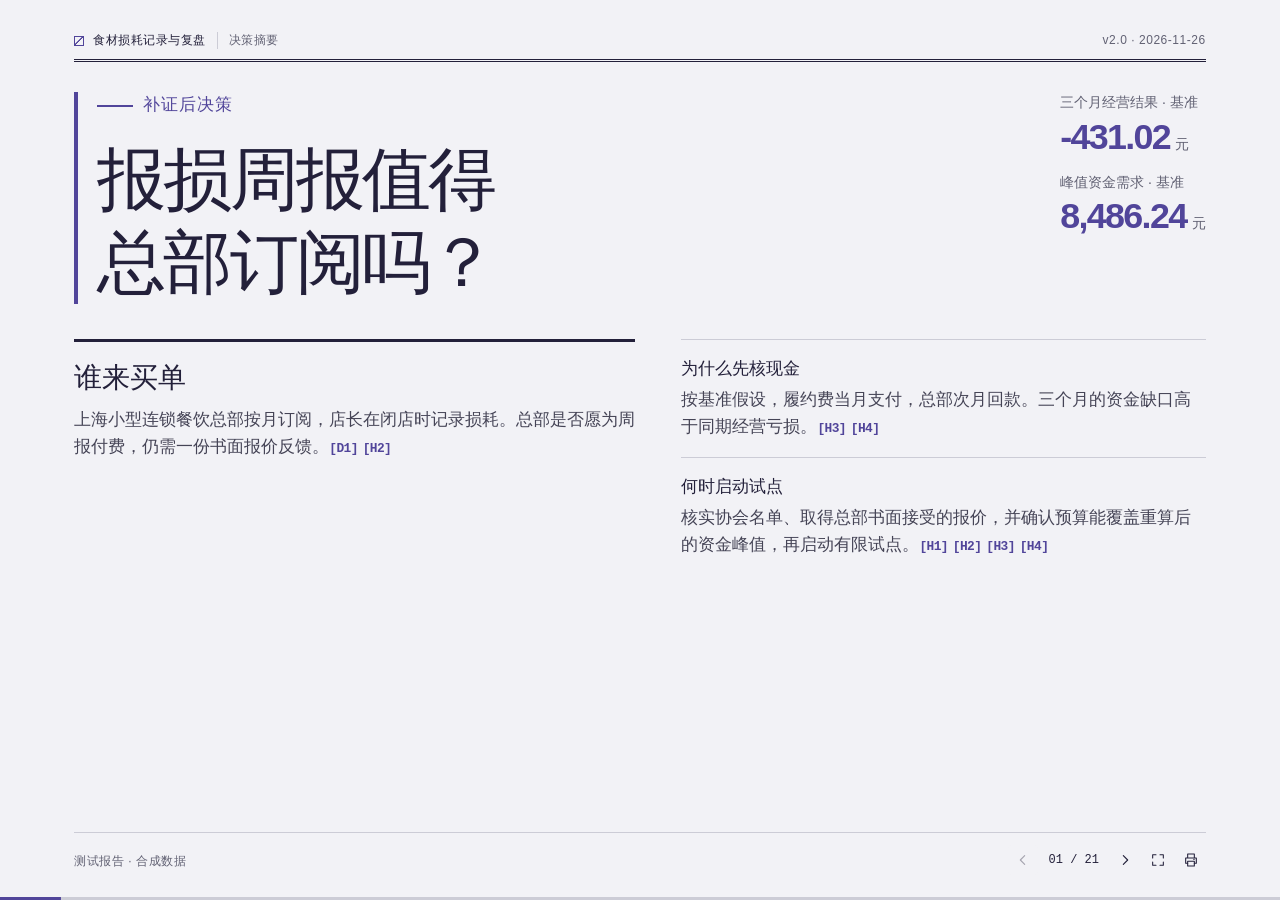
<file: reports/bx-demo/report-editorial.html>
<!doctype html>
<html lang="zh-CN" data-theme="editorial" data-theme-version="1.1">
<head>
  <meta charset="utf-8">
  <meta name="viewport" content="width=device-width, initial-scale=1">
  <title>食材损耗记录与复盘 · 可行性决策 · v2.0 · 2026-11-26</title>
  <style>
/* bxf presentation themes v1.1. The document structure and all data are shared. */
:root {
  color-scheme: light;
  --paper: #f9f8f4;
  --surface: #ffffff;
  --ink: #16293b;
  --body-ink: #344554;
  --muted: #556774;
  --line: #cdd2d1;
  --accent: #174e97;
  --tint: #e9eff6;
  --hero: #122e4e;
  --on-hero: #f5f8fc;
  --scenario-low: #586d80;
  --scenario-base: #215495;
  --scenario-high: #317260;
  --sans: "Helvetica Neue", Arial, "PingFang SC", "Microsoft YaHei", "Noto Sans CJK SC", sans-serif;
  --serif: "Iowan Old Style", "Songti SC", STSong, "Noto Serif CJK SC", SimSun, serif;
  --digits: "SFMono-Regular", Consolas, "Liberation Mono", Menlo, monospace;
  --gutter: clamp(28px, 5.8vw, 9rem);
  --top: clamp(18px, 3.6vh, 3rem);
  --heading-inset: clamp(24px, 3.4vh, 48px);
  --foot: clamp(42px, 6.4vh, 4.8rem);
  --bottom: clamp(7px, 1.2vh, 15px);
  --space: clamp(14px, 2.2vh, 1.8rem);
  --copy-size: clamp(16px, min(1.48vw, 2.7vh), 34px);
  --small-size: clamp(13px, min(1.1vw, 2vh), 22px);
  --heading-size: clamp(30px, min(3.8vw, 6.4vh), 82px);
  --title-size: clamp(40px, min(5.15vw, 8.7vh), 110px);
  --folio-size: clamp(12px, .9vw, 17px);
  --canvas-gap: clamp(5px, .55vw, 12px);
  --cell-pad: clamp(10px, min(1.04vw, 1.9vh), 24px);
  --focus: var(--accent);
  font-family: var(--sans);
  font-synthesis: none;
  background: var(--paper);
  color: var(--ink);
}
:root[data-theme="capital"] {
  color-scheme: dark;
  --paper: #0a1726;
  --surface: #132537;
  --ink: #f2f5f7;
  --body-ink: #d1dde5;
  --muted: #9eafbc;
  --line: #344859;
  --accent: #c6ec96;
  --tint: #1c3436;
  --hero: #badc97;
  --on-hero: #15271c;
  --scenario-low: #8c9fb4;
  --scenario-base: #b4df88;
  --scenario-high: #68c8c1;
  --title-size: clamp(40px, min(5.65vw, 9.45vh), 124px);
}
:root[data-theme="editorial"] {
  --paper: #f2f2f6;
  --surface: #fcfcfe;
  --ink: #23203a;
  --body-ink: #454456;
  --muted: #616173;
  --line: #ccccd6;
  --accent: #51459a;
  --tint: #e7e5f0;
  --hero: #3b3567;
  --on-hero: #fcfbff;
  --scenario-low: #69667b;
  --scenario-base: #6756a7;
  --scenario-high: #3c797a;
  --title-size: clamp(40px, min(5.4vw, 8.8vh), 120px);
}
*, *::before, *::after { box-sizing: border-box; }
html, body { margin: 0; min-height: 100%; }
body { background: var(--paper); color: var(--ink); }
button { font: inherit; color: inherit; }
button:focus-visible, a:focus-visible {
  outline: 2px solid var(--focus);
  outline-offset: 3px;
}
.reveal { background: var(--paper); }
.reveal > :not(.slides):not(.aria-status) { display: none !important; }
.aria-status, .sr-only {
  position: absolute; width: 1px; height: 1px; padding: 0; margin: -1px;
  overflow: hidden; clip-path: inset(50%); white-space: nowrap; border: 0;
}
.slide {
  isolation: isolate;
  position: relative;
  display: flex;
  flex-direction: column;
  min-height: 100vh;
  min-height: 100dvh;
  padding: var(--top) var(--gutter) var(--bottom);
  color: var(--ink);
  background: var(--paper);
  border-bottom: 1px solid var(--line);
  font-size: var(--copy-size);
  line-height: 1.55;
  text-align: start;
  overflow-wrap: anywhere;
}
.slide:focus { outline: none; }
.meta, .footer {
  display: flex;
  flex: none;
  align-items: center;
  gap: .9em;
  color: var(--muted);
  font-size: var(--folio-size);
  line-height: 1.4;
  letter-spacing: .045em;
}
.meta { min-height: 2em; padding: 0 0 .8em; border-bottom: 1px solid var(--line); }
.product { display: inline-flex; align-items: center; gap: .75em; font-weight: 700; color: var(--ink); }
.product::before {
  content: ""; display: inline-block; width: .82em; height: .82em; flex: none;
  background: linear-gradient(90deg, var(--accent) 56%, transparent 56% 69%, var(--accent) 69%);
}
.section-label { padding-inline-start: .9em; border-inline-start: 1px solid var(--line); }
.version { margin-inline-start: auto; font-variant-numeric: tabular-nums; text-align: end; }
.footer { min-height: var(--foot); border-top: 1px solid var(--line); justify-content: space-between; }
.folio, #position { font-family: var(--digits); font-variant-numeric: tabular-nums; }
.page-frame {
  width: 100%;
  flex: 1 0 auto;
  display: flex;
  flex-direction: column;
  justify-content: flex-start;
  gap: clamp(16px, 3.1vh, 3rem);
  padding-block: var(--heading-inset);
}
.page-heading, .page-body { min-width: 0; }
.page-body { display: grid; gap: var(--space); align-content: start; }
.slide :is(h1, h2, h3, p, figure, dl) { margin: 0; }
.slide :is(h1, h2, h3) { color: var(--ink); }
.slide h1, .slide h2 { font-weight: 680; line-height: 1.18; letter-spacing: -.038em; text-wrap: balance; }
.slide h1 { font-size: var(--title-size); }
.slide h2 { font-size: var(--heading-size); }
.slide h3, figcaption { font-size: 1.04em; font-weight: 680; line-height: 1.36; }
.page-body p { color: var(--body-ink); }
.slide .note, .slide .cite { color: var(--muted); font-size: var(--small-size); line-height: 1.55; }
.slide a { color: var(--accent); text-underline-offset: .16em; text-decoration-thickness: 1px; }
.slide a[href^="#"], .slide .ref {
  color: var(--accent);
  font-family: var(--digits); font-weight: 570; font-size: .74em;
  white-space: nowrap; letter-spacing: -.045em; text-decoration: none;
}
.slide a:hover { text-decoration: underline; }
.slide .rows { display: grid; }
.slide .row {
  display: grid; grid-template-columns: minmax(9em, 23%) minmax(0, 1fr);
  align-items: baseline; gap: 1.55em;
  padding: clamp(10px, 1.78vh, 25px) 0;
  border-top: 1px solid var(--line);
}
.slide .row h3 { color: var(--ink); }
.cover .verdict {
  display: inline-flex; width: fit-content; align-items: center; gap: .6em;
  color: var(--accent); font-weight: 700; font-size: .9em; letter-spacing: .055em;
}
.verdict::before { content: ""; width: 2.1em; height: 2px; background: currentColor; }
.cover .page-heading { display: flex; flex-direction: column; gap: var(--space); align-items: start; }
.cover .verdict { order: -1; }
.cover-metrics { display: flex; flex-wrap: wrap; gap: .75em 1.6em; margin-block-start: .65em; }
.metric { display: grid; grid-template-columns: auto 1fr; gap: .15em .28em; align-items: baseline; }
.metric-label { grid-column: 1/-1; color: var(--muted); font-size: var(--small-size); }
.metric-value { color: var(--accent); font-size: clamp(26px, min(2.8vw, 5vh), 68px); font-weight: 560; line-height: 1.13; letter-spacing: -.046em; font-variant-numeric: tabular-nums; }
.metric-unit { color: var(--muted); font-size: .72em; }
.cover .page-frame {
  display: grid; grid-template-columns: minmax(0, 1fr) minmax(0, 1fr);
  align-items: start; align-content: start; gap: clamp(32px, 6.2vw, 140px);
}
.cover .row { display: block; padding: clamp(10px, 1.9vh, 27px) 0; }
.cover .row h3 { margin-bottom: .32em; font-size: .91em; }
.cover .row p { font-size: .92em; }
:root[data-theme="boardroom"] .cover .page-heading { border-top: .42em solid var(--hero); padding-top: clamp(22px, 4.2vh, 4rem); }
:root[data-theme="boardroom"] .cover .row:first-child { border-color: var(--hero); }
:root[data-theme="boardroom"] .cover-metrics { border-top: 1px solid var(--line); width: 100%; padding-block-start: 1em; }
:root[data-theme="boardroom"] .cover .meta { border-bottom-color: var(--ink); }

/* Capital places the decision and key figures above a single horizontal reading line. */
:root[data-theme="capital"] .cover {
  background: radial-gradient(ellipse at 104% -24%, #26455a 0%, transparent 43%), var(--paper);
}
:root[data-theme="capital"] .cover::before {
  content: ""; position: absolute; z-index: -1; inset: 0 0 auto auto;
  width: 57%; height: 57%; pointer-events: none;
  background: repeating-radial-gradient(ellipse at 100% 0%, transparent 0 49px, #bed8ee10 50px 51px, transparent 52px 82px);
  mask-image: linear-gradient(to left, black 15%, transparent), linear-gradient(to bottom, black 15%, transparent);
  mask-composite: intersect;
}
:root[data-theme="capital"] .product::before {
  transform: skew(-12deg);
  background: linear-gradient(90deg, var(--accent) 0 28%, transparent 28% 42%, var(--accent) 42% 100%);
}
:root[data-theme="capital"] .cover .page-frame { display: flex; align-items: stretch; gap: clamp(24px, 5.1vh, 5rem); }
:root[data-theme="capital"] .cover .page-heading:has(.cover-metrics) {
  display: grid; grid-template-columns: 1.35fr .9fr;
  grid-template-areas: "verdict metrics" "title metrics"; gap: .7em 5vw;
}
:root[data-theme="capital"] .cover h1 { max-width: 18em; }
:root[data-theme="capital"] .cover .page-heading:has(.cover-metrics) h1 { grid-area: title; }
:root[data-theme="capital"] .cover .verdict { grid-area: verdict; }
:root[data-theme="capital"] .cover-metrics { grid-area: metrics; align-self: end; justify-self: end; margin: 0; }
:root[data-theme="capital"] .cover .rows { grid-template-columns: repeat(auto-fit, minmax(min(13em, 100%), 1fr)); gap: 2.4vw; }
:root[data-theme="capital"] .cover .row { border-top: 2px solid var(--line); }
:root[data-theme="capital"] .cover .row:first-child { border-color: var(--accent); }
:root[data-theme="capital"] .cover .row h3 { color: var(--accent); margin-bottom: .7em; }
:root[data-theme="capital"] .analysis .rows:has(>.row:nth-child(3)) {
  grid-template-columns: 1fr 1fr; column-gap: 4.5vw;
}
:root[data-theme="capital"] .analysis .rows:has(>.row:nth-child(3)) > .row { display: block; }
:root[data-theme="capital"] .analysis .rows:has(>.row:nth-child(3)) h3 { color: var(--accent); margin-bottom: .5em; }

/* Editorial uses display serif titles, a folio and asymmetrical evidence columns. */
:root[data-theme="editorial"] .slide :is(h1, h2) { font-family: var(--serif); font-weight: 700; letter-spacing: -.04em; line-height: 1.2; }
:root[data-theme="editorial"] .product::before {
  border: 1px solid var(--accent);
  background: linear-gradient(135deg, transparent 43%, var(--accent) 44% 54%, transparent 55%);
}
:root[data-theme="editorial"] .meta { border-bottom: 3px double var(--ink); }
:root[data-theme="editorial"] .cover .page-frame { display: flex; align-items: stretch; gap: clamp(18px, 3.8vh, 4rem); }
:root[data-theme="editorial"] .cover .page-heading { position: relative; padding-inline-start: 1em; border-inline-start: 4px solid var(--accent); }
:root[data-theme="editorial"] .cover .page-heading:has(.cover-metrics) { display: grid; grid-template-columns: minmax(0, 1.5fr) minmax(0, 1fr); grid-template-areas: "verdict metrics" "title metrics"; column-gap: 5vw; }
:root[data-theme="editorial"] .cover .page-heading:has(.cover-metrics) h1 { grid-area: title; }
:root[data-theme="editorial"] .cover .verdict { grid-area: verdict; }
:root[data-theme="editorial"] .cover-metrics { grid-area: metrics; flex-direction: column; justify-self: end; margin: 0; }
:root[data-theme="editorial"] .cover .rows { column-gap: 3.6vw; }
:root[data-theme="editorial"] .cover .rows:has(>.row:nth-child(2)) { grid-template-columns: minmax(0, 1.07fr) minmax(0, 1fr); }
:root[data-theme="editorial"] .cover .rows:has(>.row:nth-child(3))>.row:first-child { grid-row: span 2; border-top: 3px solid var(--ink); }
:root[data-theme="editorial"] .cover .rows:has(>.row:nth-child(3))>.row:first-child h3 { font-family: var(--serif); font-size: 1.48em; }
:root[data-theme="editorial"] .analysis .row { grid-template-columns: minmax(9em, 27%) minmax(0, 1fr); }
:root[data-theme="editorial"] .analysis .row h3 { font-family: var(--serif); font-size: 1.16em; }

.canvas {
  display: grid;
  grid-template-columns: repeat(10, minmax(0, 1fr));
  grid-template-areas:
    "partners partners activities activities value value relations relations segments segments"
    "partners partners resources resources value value channels channels segments segments"
    "costs costs costs costs costs revenue revenue revenue revenue revenue";
  gap: var(--canvas-gap);
}
.cell {
  position: relative; display: flex; flex-direction: column; justify-content: flex-start;
  min-width: 0; padding: var(--cell-pad); color: var(--ink); background: var(--surface);
  border: 1px solid var(--line); transition: box-shadow .18s, background-color .18s;
}
.cell h3 { font-size: .88em; }
.cell p { margin-top: .45em; line-height: 1.47; font-size: .84em; color: var(--body-ink); }
.partners { grid-area: partners; }
.activities { grid-area: activities; }
.resources { grid-area: resources; }
.value { grid-area: value; }
.relations { grid-area: relations; }
.channels { grid-area: channels; }
.segments { grid-area: segments; }
.costs { grid-area: costs; }
.revenue { grid-area: revenue; }
.cell-trigger {
  position: static; cursor: pointer; background: none; border: none; color: inherit;
  padding: 0; text-align: start; font: inherit; line-height: inherit; letter-spacing: inherit;
}
.cell-trigger::after { content: ""; position: absolute; inset: 0; }
.cell a { position: relative; z-index: 1; }
.cell:has(.cell-trigger:focus-visible) { outline: 2px solid var(--focus); outline-offset: 2px; z-index: 1; }
.cell-trigger:focus-visible { outline: none; }
.cell.value {
  justify-content: center; color: var(--on-hero); border-color: var(--hero);
  background: repeating-radial-gradient(ellipse at 112% 108%, transparent 0 18px, #ffffff10 19px 20px, transparent 21px 34px), var(--hero);
}
.cell.value :is(h3, p, a, .ref) { color: var(--on-hero); }
.cell.value h3 { font-size: 1.23em; }
.cell.value p { margin-top: .8em; }
.cell.costs, .cell.revenue { background: var(--tint); border-color: transparent; }
.cell.segments { border-top: 3px solid var(--accent); }
.cell.is-related { box-shadow: inset 0 0 0 2px var(--accent); }
.cell.is-selected { outline: 3px solid var(--accent); outline-offset: 1px; z-index: 2; }
@media (hover: hover) { .cell:has(.cell-trigger:hover) { box-shadow: inset 0 0 0 1.5px var(--accent); } }
:root[data-theme="capital"] .cell { border-radius: 2px; }
:root[data-theme="capital"] .cell.value { background: linear-gradient(155deg, #d4eeb7, var(--hero) 55%, #9abeb0); }
:root[data-theme="editorial"] .canvas { gap: 1px; border: 1px solid var(--line); background: var(--line); }
:root[data-theme="editorial"] .cell { border: 0; }
:root[data-theme="editorial"] .cell h3 { font-family: var(--serif); font-size: 1.02em; }
:root[data-theme="editorial"] .cell.value h3 { font-size: 1.33em; }

table { width: 100%; border-collapse: collapse; text-align: start; font-variant-numeric: tabular-nums; }
th, td { text-align: start; vertical-align: middle; border-bottom: 1px solid var(--line); padding: .43em .65em; }
thead th { border-top: 2px solid var(--ink); color: var(--muted); font-size: .82em; font-weight: 650; }
tbody th { color: var(--body-ink); font-weight: 530; }
.compare :is(td, th):not(:first-child) { text-align: end; }
.compare :is(td, th):first-child { width: 43%; padding-inline-start: .3em; }
.compare thead :nth-child(2) { color: var(--scenario-low); }
.compare thead :nth-child(3), .compare tbody td:nth-child(3) { color: var(--scenario-base); background: var(--tint); font-weight: 700; }
.compare thead :nth-child(4) { color: var(--scenario-high); }
.compare tbody td { font-size: 1.09em; letter-spacing: -.025em; }
.assumptions { font-size: .82em; }
.assumptions th, .assumptions td { padding: .6em .42em; }
:root[data-theme="capital"] thead th { border-top-color: var(--accent); }
:root[data-theme="editorial"] thead th { border-top: 3px double var(--ink); }
.chart { display: grid; gap: .52em; }
figcaption { color: var(--ink); margin-bottom: .3em; }
.barrow { display: grid; grid-template-columns: 4em minmax(0, 1fr) 7em; gap: 1em; align-items: center; }
.barrow>span { font-size: .84em; color: var(--muted); }
.barrow output { text-align: end; font-variant-numeric: tabular-nums; }
.track { height: .6em; background: var(--tint); }
.bar { height: 100%; background: var(--scenario-base); }
.barrow:nth-of-type(1) .bar { background: var(--scenario-low); }
.barrow:nth-of-type(3) .bar { background: var(--scenario-high); }
.trend { width: 100%; min-width: 0; }
.trend svg { display: block; width: 100%; height: clamp(115px, 27vh, 22rem); overflow: visible; }
.trend text { font-family: var(--sans); fill: var(--muted); }
.trend :is(line, path, polyline) { vector-effect: non-scaling-stroke; }
.trend polyline { fill: none; stroke: var(--scenario-base); stroke-width: 3; }
.trend circle { fill: var(--scenario-base); }
.trend line { stroke: var(--line); }
.records { display: grid; gap: .7em; }
.evidence { border-top: 1px solid var(--line); padding-top: .62em; }
.evidence h3 { font-size: .93em; }
.evidence p { margin-top: .22em; font-size: .89em; }
.appendix .row { padding-block: .48em; font-size: .92em; }
.nav, .progress-line { display: none; }
@media screen {
  html.enhanced, .enhanced body, .enhanced .reveal, .enhanced .slides { height: 100%; overflow: hidden; }
  .enhanced .slide { height: 100%; overflow-y: auto; overscroll-behavior: contain; border: 0; }
  .enhanced .slide:not(.present) { display: none !important; }
  .enhanced .footer { padding-inline-end: min(38vw, 315px); }
  .enhanced .folio { display: none; }
  .enhanced .nav {
    position: fixed; z-index: 5; inset-inline-end: var(--gutter);
    bottom: var(--bottom); height: var(--foot);
    display: flex; align-items: center; justify-content: flex-end; gap: 3px;
    color: var(--muted); font-size: var(--folio-size);
  }
  .nav button {
    display: inline-flex; align-items: center; justify-content: center; gap: .3em;
    border: 1px solid transparent; border-radius: 3px;
    min-width: 30px; min-height: 30px; padding: .22em .48em;
    cursor: pointer; background: var(--paper); color: var(--ink);
  }
  .nav button:hover { border-color: var(--line); color: var(--accent); }
  .nav button:disabled { opacity: .37; cursor: default; }
  .nav button svg { width: clamp(16px, 1.2vw, 21px); height: clamp(16px, 1.2vw, 21px); }
  #position { min-width: 5.5em; text-align: center; color: var(--ink); }
  .enhanced .progress-line {
    position: fixed; z-index: 6; inset: auto 0 0; display: block; height: 3px;
    background: var(--line); pointer-events: none;
  }
  .progress-line>span { display: block; width: 100%; height: 100%; background: var(--accent); transform-origin: left; }
}
@media screen and (min-width: 801px) and (max-height: 620px) {
  :root { --top: 12px; --heading-inset: 16px; --space: 9px; --foot: 32px; --bottom: 4px; --cell-pad: 8px; }
  .page-frame { gap: 12px; }
  .slide .row, .cover .row { padding-block: 7px; }
  .meta { padding-bottom: .35em; }
  .cell p { margin-top: .27em; }
}
@media screen and (max-width: 800px) {
  :root {
    --gutter: clamp(17px, 4.4vw, 35px); --top: 16px; --heading-inset: 24px; --space: 14px;
    --copy-size: clamp(16px, 2.6vw, 19px); --small-size: 13px;
    --heading-size: clamp(27px, 4.7vw, 38px); --title-size: clamp(35px, 6vw, 55px);
    --foot: 44px; --bottom: 6px;
  }
  .page-frame { gap: 18px; }
  .slide .row { grid-template-columns: minmax(6em, 24%) minmax(0, 1fr); gap: .8em; }
  .cover .page-frame { gap: 22px; }
  .cover .rows { gap: 0; }
  .canvas {
    grid-template-columns: repeat(3, minmax(0, 1fr));
    grid-template-areas: "partners activities value" "resources relations segments" "channels costs revenue";
  }
  .cell { --cell-pad: 9px; }
  .cell h3 { font-size: .9em; }
  .cell.value h3 { font-size: 1em; }
  .cell p { font-size: .82em; }
  .nav { background: var(--paper); }
}
@media screen and (max-width: 620px) {
  .slide { padding-bottom: calc(var(--foot) + var(--bottom)); }
  .meta { flex-wrap: wrap; row-gap: 3px; }
  .meta .version { font-size: .9em; }
  .page-frame { padding-block-end: 16px; }
  .cover .page-frame, :root[data-theme] .cover .page-frame { display: flex; align-items: stretch; justify-content: flex-start; gap: 20px; }
  :root[data-theme] .cover .page-heading:has(.cover-metrics) { display: flex; }
  :root[data-theme] .cover .cover-metrics { flex-direction: row; align-self: stretch; padding-top: .65em; }
  :root[data-theme] .cover .rows, :root[data-theme] .analysis .rows { grid-template-columns: 1fr; }
  :root[data-theme] .cover .rows>.row:first-child { grid-row: auto; }
  :root[data-theme] .slide .row { display: block; padding-block: 10px; }
  .slide .row h3 { margin-bottom: .35em; }
  :root[data-theme] .cover .row p { font-size: .95em; }
  .enhanced .footer { padding: 9px 0 0; min-height: 0; }
  .enhanced .nav { inset: auto 0 0; height: var(--foot); padding-inline: var(--gutter); border-top: 1px solid var(--line); }
  .barrow { grid-template-columns: 2.3em minmax(0, 1fr) 5em; gap: .55em; }
  .assumptions { font-size: 12px; }
  th, td { padding: .4em .25em; }
  .compare tbody td { font-size: .98em; }
  .cover-metrics { gap: .75em 1.25em; }
}
@media screen and (prefers-reduced-motion: no-preference) {
  .enhanced:not(.poster) .slide.present .page-frame { animation: deck-arrive .23s ease-out both; }
  @keyframes deck-arrive { from { transform: translateY(5px); opacity: .52; } to { transform: none; opacity: 1; } }
}
@media (prefers-reduced-motion: reduce) {
  *, *::before, *::after { transition-duration: 0s !important; animation-duration: .01ms !important; }
}
@page { size: A4 landscape; margin: 0; }
@media print {
  :root {
    --top: 9mm; --heading-inset: 4mm; --gutter: 13mm; --bottom: 4mm; --foot: 7mm; --space: 3mm;
    --copy-size: 12pt; --small-size: 9pt; --folio-size: 8pt; --heading-size: 25pt;
    --title-size: 36pt !important; --cell-pad: 2.5mm; --canvas-gap: 1.2mm;
  }
  *, *::before, *::after { -webkit-print-color-adjust: exact; print-color-adjust: exact; }
  html, body, .reveal, .slides { display: block !important; width: auto !important; height: auto !important; overflow: visible !important; }
  .reveal .slides > .slide, .reveal .slides > .slide[hidden] {
    display: flex !important; visibility: visible !important; opacity: 1 !important;
    position: relative !important; inset: auto !important; transform: none !important;
    min-height: 209mm; height: auto !important; width: 100%; overflow: visible !important;
    border: 0; break-after: page;
  }
  .reveal .slides>.slide:last-child { break-after: auto; }
  .page-frame, :root[data-theme] .cover .page-frame { padding-block: var(--heading-inset); gap: 5mm; }
  .cover .page-frame { column-gap: 12mm; }
  .slide .row, .cover .row { padding-block: 2.5mm; }
  .metric-value { font-size: 24pt; }
  .footer { padding-inline: 0; }
  .folio { display: inline; }
  .nav, .progress-line { display: none !important; }
  .cell, .cell.is-related, .cell.is-selected { outline: 0; box-shadow: none; }
  .trend svg { height: 52mm; }
  .row, .cell, .evidence, tr { break-inside: avoid; }
}
@media screen {
  .poster .nav, .poster .progress-line { display: none; }
  .poster .footer { padding-inline: 0; }
  .poster .folio { display: inline; }
}

  </style>
</head>
<body>
  <main class="reveal" aria-label="可行性分析报告">
    <div class="slides">
<section class="slide cover" data-kind="cover" data-chapter="decision" id="decision" tabindex="-1" aria-labelledby="title-decision"><header class="meta"><span class="product">食材损耗记录与复盘</span><span class="section-label">决策摘要</span><span class="version">v2.0 · 2026-11-26</span></header><div class="page-frame"><div class="page-heading"><h1 id="title-decision">报损周报值得总部订阅吗？</h1><p class="verdict">补证后决策</p><div class="cover-metrics"><article class="metric"><span class="metric-label">三个月经营结果 · 基准</span><strong class="metric-value">-431.02</strong><span class="metric-unit">元</span></article><article class="metric"><span class="metric-label">峰值资金需求 · 基准</span><strong class="metric-value">8,486.24</strong><span class="metric-unit">元</span></article></div></div><div class="page-body"><div class="rows"><article class="row"><h3>谁来买单</h3><p>上海小型连锁餐饮总部按月订阅，店长在闭店时记录损耗。总部是否愿为周报付费，仍需一份书面报价反馈。<a class="ref" href="#evidence-1" aria-label="查看证据 D1">[D1]</a> <a class="ref" href="#evidence-2" aria-label="查看证据 H2">[H2]</a></p></article><article class="row"><h3>为什么先核现金</h3><p>按基准假设，履约费当月支付，总部次月回款。三个月的资金缺口高于同期经营亏损。<a class="ref" href="#evidence-3" aria-label="查看证据 H3">[H3]</a> <a class="ref" href="#evidence-3" aria-label="查看证据 H4">[H4]</a></p></article><article class="row"><h3>何时启动试点</h3><p>核实协会名单、取得总部书面接受的报价，并确认预算能覆盖重算后的资金峰值，再启动有限试点。<a class="ref" href="#evidence-2" aria-label="查看证据 H1">[H1]</a> <a class="ref" href="#evidence-2" aria-label="查看证据 H2">[H2]</a> <a class="ref" href="#evidence-3" aria-label="查看证据 H3">[H3]</a> <a class="ref" href="#evidence-3" aria-label="查看证据 H4">[H4]</a></p></article></div></div></div><footer class="footer"><span class="status">测试报告 · 合成数据</span><span class="folio" aria-label="第 1 页，共 21 页">01 / 21</span></footer></section>
<section class="slide analysis" data-kind="analysis" data-chapter="demand" id="market" tabindex="-1" aria-labelledby="title-market"><header class="meta"><span class="product">食材损耗记录与复盘</span><span class="section-label">市场与需求</span><span class="version">v2.0 · 2026-11-26</span></header><div class="page-frame"><div class="page-heading"><h2 id="title-market">首批客户从本地渠道逐家估算</h2></div><div class="page-body"><div class="rows"><article class="row"><h3>使用场景</h3><p>拟由门店店长在闭店时登记食材、损耗量及原因。连锁总部负责审批，每周复盘一次。能否据此调整备货，需要观察总部的实际处置。<a class="ref" href="#evidence-1" aria-label="查看证据 D1">[D1]</a> <a class="ref" href="#evidence-1" aria-label="查看证据 D2">[D2]</a> <a class="ref" href="#evidence-5" aria-label="查看证据 H8">[H8]</a></p></article><article class="row"><h3>可触达市场</h3><p>只看上海、2027-01 至 2027-03（示例）的小型连锁餐饮企业；按独立连锁总部计数，同一连锁的门店合并。渠道为区域餐饮协会引荐。<a class="ref" href="#evidence-1" aria-label="查看证据 D1">[D1]</a> <a class="ref" href="#evidence-2" aria-label="查看证据 H1">[H1]</a></p></article><article class="row"><h3>首月漏斗</h3><p>基准每月触达 10 家，成交比例 0.2，月接入上限 3 家。模型给出月新签潜量 2 家；并行服务最多 12 家，期末月期望在服 5.42 家。<a class="ref" href="#evidence-2" aria-label="查看证据 H1">[H1]</a></p></article><article class="row"><h3>证据边界</h3><p>协会去重名单与真实转化记录均未取得。先统计独立总部、对接人及拒绝原因，再修正漏斗；此时无法从样例推断全市市场规模。<a class="ref" href="#evidence-2" aria-label="查看证据 H1">[H1]</a></p></article></div></div></div><footer class="footer"><span class="status">测试报告 · 合成数据</span><span class="folio" aria-label="第 2 页，共 21 页">02 / 21</span></footer></section>
<section class="slide analysis" data-kind="analysis" data-chapter="demand" id="alternatives" tabindex="-1" aria-labelledby="title-alternatives"><header class="meta"><span class="product">食材损耗记录与复盘</span><span class="section-label">市场与需求</span><span class="version">v2.0 · 2026-11-26</span></header><div class="page-frame"><div class="page-heading"><h2 id="title-alternatives">先查三种可能取代周报的做法</h2></div><div class="page-body"><div class="rows"><article class="row"><h3>直接竞品</h3><p>先查试点总部现用 ERP 是否已有报损模块、能否沿用门店账号。取正式报价和合同范围，换算每个连锁客户月成本。<a class="ref" href="#evidence-4" aria-label="查看证据 H6">[H6]</a></p></article><article class="row"><h3>间接替代</h3><p>若库存计量误差是主要原因，驻店督导可能更有效。抽查同批报损单，比对人工盘点和周报能发现的问题与工时。<a class="ref" href="#evidence-4" aria-label="查看证据 H6">[H6]</a></p></article><article class="row"><h3>维持现状</h3><p>请门店演示最近一次报损。若群消息和表格已能复盘，并行记录一周，比较新增录入工时和总部处置率。<a class="ref" href="#evidence-4" aria-label="查看证据 H6">[H6]</a></p></article><article class="row"><h3>采购与进入</h3><p>模拟委托选择区域餐饮协会引荐。拟向总部核实审批人、预算与合同流程，再取得书面试点报价反馈。<a class="ref" href="#evidence-1" aria-label="查看证据 D1">[D1]</a> <a class="ref" href="#evidence-2" aria-label="查看证据 H1">[H1]</a> <a class="ref" href="#evidence-2" aria-label="查看证据 H2">[H2]</a></p></article></div></div></div><footer class="footer"><span class="status">测试报告 · 合成数据</span><span class="folio" aria-label="第 3 页，共 21 页">03 / 21</span></footer></section>
<section class="slide analysis" data-kind="analysis" data-chapter="use-and-purchase" id="behavior" tabindex="-1" aria-labelledby="title-behavior"><header class="meta"><span class="product">食材损耗记录与复盘</span><span class="section-label">使用与采购</span><span class="version">v2.0 · 2026-11-26</span></header><div class="page-frame"><div class="page-heading"><h2 id="title-behavior">把兴趣、使用和付款分别验证</h2></div><div class="page-body"><div class="rows"><article class="row"><h3>信任还是客套</h3><p>协会引荐可能促成购买，也可能只换来礼貌回复。分别统计回复、接受报价和付款的总部数。<a class="ref" href="#evidence-4" aria-label="查看证据 H7">[H7]</a></p></article><article class="row"><h3>问责还是费时</h3><p>先观察闭店录入耗时。录入流程相同时比较不同问责顾虑店长的漏填原因，再单独试行简化录入。<a class="ref" href="#evidence-4" aria-label="查看证据 H7">[H7]</a></p></article><article class="row"><h3>周报是否值得续费</h3><p>记录总部因哪条异常调整过备货，按可比营业日核算节省的食材成本、录入工时和订阅费。结合下期实际续费判断。<a class="ref" href="#evidence-5" aria-label="查看证据 H8">[H8]</a> <a class="ref" href="#evidence-2" aria-label="查看证据 H2">[H2]</a></p></article></div></div></div><footer class="footer"><span class="status">测试报告 · 合成数据</span><span class="folio" aria-label="第 4 页，共 21 页">04 / 21</span></footer></section>
<section class="slide analysis" data-kind="analysis" data-chapter="use-and-purchase" id="business-options" tabindex="-1" aria-labelledby="title-business-options"><header class="meta"><span class="product">食材损耗记录与复盘</span><span class="section-label">使用与采购</span><span class="version">v2.0 · 2026-11-26</span></header><div class="page-frame"><div class="page-heading"><h2 id="title-business-options">先测试总部订阅的收付链条</h2></div><div class="page-body"><div class="rows"><article class="row"><h3>方案 A · 月订阅</h3><p>拟向连锁总部报价 1,200 CNY／连锁客户月，经区域餐饮协会引荐接洽。方案含培训和周报，履约工时需随单记录。<a class="ref" href="#evidence-1" aria-label="查看证据 D1">[D1]</a> <a class="ref" href="#evidence-1" aria-label="查看证据 D2">[D2]</a> <a class="ref" href="#evidence-2" aria-label="查看证据 H2">[H2]</a> <a class="ref" href="#evidence-3" aria-label="查看证据 H3">[H3]</a></p></article><article class="row"><h3>方案 B · 单次诊断</h3><p>备选方案按一次现场盘点计价。请同一预算负责人比较两种报价，另记单次驻店人天和差旅，再试算可接受的诊断价格。<a class="ref" href="#evidence-5" aria-label="查看证据 H9">[H9]</a></p></article><article class="row"><h3>当前取舍</h3><p>先核月订阅的签约与资金条件。若客户只愿购买一次诊断，按实际人天、差旅和成交价重做测算。<a class="ref" href="#evidence-1" aria-label="查看证据 D1">[D1]</a> <a class="ref" href="#evidence-2" aria-label="查看证据 H2">[H2]</a> <a class="ref" href="#evidence-5" aria-label="查看证据 H9">[H9]</a></p></article><article class="row"><h3>执行约束</h3><p>拟按连锁隔离数据并逐店授权。开始录入前商定可见范围和留存期限。渠道名单、培训及客服投入仍待核实。<a class="ref" href="#evidence-1" aria-label="查看证据 D2">[D2]</a> <a class="ref" href="#evidence-2" aria-label="查看证据 H1">[H1]</a> <a class="ref" href="#evidence-3" aria-label="查看证据 H3">[H3]</a></p></article></div></div></div><footer class="footer"><span class="status">测试报告 · 合成数据</span><span class="folio" aria-label="第 5 页，共 21 页">05 / 21</span></footer></section>
<section class="slide canvas-slide" data-kind="canvas-slide" data-chapter="canvas" id="canvas" tabindex="-1" aria-labelledby="title-canvas"><header class="meta"><span class="product">食材损耗记录与复盘</span><span class="section-label">商业模式</span><span class="version">v2.0 · 2026-11-26</span></header><div class="page-frame"><div class="page-heading"><h2 id="title-canvas">商业模式画布</h2></div><div class="page-body"><div class="canvas"><article class="cell partners" data-cell="partners" style="grid-area:partners"><h3><button class="cell-trigger" type="button" aria-pressed="false">重要合作伙伴</button></h3><p>拟由区域餐饮协会引荐；名单与合作意愿待核实。<a class="ref" href="#evidence-1" aria-label="查看证据 D1">[D1]</a> <a class="ref" href="#evidence-2" aria-label="查看证据 H1">[H1]</a></p></article><article class="cell activities" data-cell="activities" style="grid-area:activities"><h3><button class="cell-trigger" type="button" aria-pressed="false">关键业务</button></h3><p>配置报损口径，培训店长，汇总异常供总部复盘。<a class="ref" href="#evidence-1" aria-label="查看证据 D2">[D2]</a></p></article><article class="cell resources" data-cell="resources" style="grid-area:resources"><h3><button class="cell-trigger" type="button" aria-pressed="false">核心资源</button></h3><p>报损表单、门店映射、周报规则和运营支持。<a class="ref" href="#evidence-1" aria-label="查看证据 D2">[D2]</a></p></article><article class="cell value" data-cell="value" style="grid-area:value"><h3><button class="cell-trigger" type="button" aria-pressed="false">价值主张</button></h3><p>假设总部会据异常调整备货并减少损耗。<a class="ref" href="#evidence-5" aria-label="查看证据 H8">[H8]</a></p></article><article class="cell relations" data-cell="relations" style="grid-area:relations"><h3><button class="cell-trigger" type="button" aria-pressed="false">客户关系</button></h3><p>拟由总部对接、门店培训，续用以实际续费验证。<a class="ref" href="#evidence-1" aria-label="查看证据 D2">[D2]</a> <a class="ref" href="#evidence-2" aria-label="查看证据 H2">[H2]</a></p></article><article class="cell channels" data-cell="channels" style="grid-area:channels"><h3><button class="cell-trigger" type="button" aria-pressed="false">渠道通路</button></h3><p>区域餐饮协会引荐；月触达 10 家为假设。<a class="ref" href="#evidence-2" aria-label="查看证据 H1">[H1]</a></p></article><article class="cell segments" data-cell="segments" style="grid-area:segments"><h3><button class="cell-trigger" type="button" aria-pressed="false">客户细分</button></h3><p>小型连锁餐饮企业；使用者为门店店长，付费方为连锁总部。<a class="ref" href="#evidence-1" aria-label="查看证据 D1">[D1]</a></p></article><article class="cell costs" data-cell="costs" style="grid-area:costs"><h3><button class="cell-trigger" type="button" aria-pressed="false">成本结构</button></h3><p>基准履约 300 CNY／客户月，新增获客 500 CNY／家，固定 2,200 CNY／月。<a class="ref" href="#evidence-3" aria-label="查看证据 H3">[H3]</a></p></article><article class="cell revenue" data-cell="revenue" style="grid-area:revenue"><h3><button class="cell-trigger" type="button" aria-pressed="false">收入来源</button></h3><p>拟向连锁总部按月报价 1,200 CNY／客户。基准假定账期一个月。<a class="ref" href="#evidence-1" aria-label="查看证据 D1">[D1]</a> <a class="ref" href="#evidence-2" aria-label="查看证据 H2">[H2]</a> <a class="ref" href="#evidence-3" aria-label="查看证据 H4">[H4]</a></p></article></div><p class="note">按基准成本，每客户月贡献 817.2 CNY。期末月按既定新签量，保本需 4 家在服客户。<a class="ref" href="#evidence-2" aria-label="查看证据 H1">[H1]</a> <a class="ref" href="#evidence-2" aria-label="查看证据 H2">[H2]</a> <a class="ref" href="#evidence-3" aria-label="查看证据 H3">[H3]</a></p></div></div><footer class="footer"><span class="status">测试报告 · 合成数据</span><span class="folio" aria-label="第 6 页，共 21 页">06 / 21</span></footer></section>
<section class="slide finance" data-kind="finance" data-chapter="finance" id="finance-1" tabindex="-1" aria-labelledby="title-finance-1"><header class="meta"><span class="product">食材损耗记录与复盘</span><span class="section-label">财务分析</span><span class="version">v2.0 · 2026-11-26</span></header><div class="page-frame"><div class="page-heading"><h2 id="title-finance-1">三个月的收入、成本与资金需求</h2></div><div class="page-body"><div class="table-wrap"><table class="compare"><thead><tr><th scope="col">指标</th><th scope="col">保守</th><th scope="col">基准</th><th scope="col">乐观</th></tr></thead><tbody><tr><th scope="row">月报价（CNY／连锁客户）</th><td>900</td><td>1,200</td><td>1,500</td></tr><tr><th scope="row">期间净收入（CNY）</th><td>2,597.06</td><td>13,194.72</td><td>34,466.85</td></tr><tr><th scope="row">期间贡献毛利（CNY）</th><td>1,022.42</td><td>9,168.98</td><td>27,285.68</td></tr><tr><th scope="row">期间经营结果（CNY）</th><td>-8,037.58</td><td>-431.02</td><td>16,485.68</td></tr><tr><th scope="row">最大现金缺口（CNY）</th><td>12,454.92</td><td>8,486.24</td><td>1,800</td></tr><tr><th scope="row">期末月活跃连锁（期望家数）</th><td>1.39</td><td>5.42</td><td>11.41</td></tr><tr><th scope="row">期末月保本所需在服连锁（家）</th><td>9</td><td>4</td><td>4</td></tr></tbody></table></div><p class="note">2027-01 至 2027-03（示例） · CNY。贡献毛利扣退款、平台分成和履约；经营结果再扣固定开支与获客费用。现金缺口含启动投入及收付账期；保本家数固定期末月新增获客投入。<a class="ref" href="#evidence-2" aria-label="查看证据 H1">[H1]</a> <a class="ref" href="#evidence-2" aria-label="查看证据 H2">[H2]</a> <a class="ref" href="#evidence-3" aria-label="查看证据 H3">[H3]</a> <a class="ref" href="#evidence-3" aria-label="查看证据 H4">[H4]</a> 保守：期末月保本所需活跃客户数超过服务上限。</p></div></div><footer class="footer"><span class="status">测试报告 · 合成数据</span><span class="folio" aria-label="第 7 页，共 21 页">07 / 21</span></footer></section>
<section class="slide finance" data-kind="finance" data-chapter="finance" id="finance-cash" tabindex="-1" aria-labelledby="title-finance-cash"><header class="meta"><span class="product">食材损耗记录与复盘</span><span class="section-label">财务分析</span><span class="version">v2.0 · 2026-11-26</span></header><div class="page-frame"><div class="page-heading"><h2 id="title-finance-cash">资金缺口在第 3 个月达到峰值</h2></div><div class="page-body"><figure class="trend"><figcaption>基准情景 · 月末累计现金 · 人民币元</figcaption><svg viewBox="0 0 940 182" role="img" aria-label="基准情景 · 月末累计现金"><title>基准情景 · 月末累计现金</title><desc>期初至结清月（月序） / 人民币元 · 0：-2,000，1：-5,800，2：-7,905.6，3：-8,486.24，4：-2,431.02</desc><line class="grid-line" x1="102" x2="904" y1="139.0" y2="139.0" /><text class="axis-label" x="92" y="143.0" text-anchor="end">-8,486.24</text><line class="grid-line" x1="102" x2="904" y1="17.0" y2="17.0" /><text class="axis-label" x="92" y="21.0" text-anchor="end">0</text><polyline class="series-line" points="102.0,45.8 302.5,100.4 503.0,130.7 703.5,139.0 904.0,51.9" fill="none"/><circle class="point" cx="102.0" cy="45.8" r="3"><title>期初至结清月（月序） 0 · -2,000</title></circle><text class="axis-label" x="102.0" y="158" text-anchor="middle">0</text><circle class="point" cx="302.5" cy="100.4" r="3"><title>期初至结清月（月序） 1 · -5,800</title></circle><text class="axis-label" x="302.5" y="158" text-anchor="middle">1</text><circle class="point" cx="503.0" cy="130.7" r="3"><title>期初至结清月（月序） 2 · -7,905.6</title></circle><text class="axis-label" x="503.0" y="158" text-anchor="middle">2</text><circle class="point" cx="703.5" cy="139.0" r="3"><title>期初至结清月（月序） 3 · -8,486.24</title></circle><text class="axis-label" x="703.5" y="158" text-anchor="middle">3</text><circle class="point" cx="904.0" cy="51.9" r="3"><title>期初至结清月（月序） 4 · -2,431.02</title></circle><text class="axis-label" x="904.0" y="158" text-anchor="middle">4</text><text class="axis-label" x="904" text-anchor="end" y="180">期初至结清月（月序）</text></svg></figure><div class="rows"><article class="row"><h3>如何读这条曲线</h3><p>第 0 月支付启动费用。第 3 月末累计现金为 -8,486.24 元。第 4 月收回尾款后为 -2,431.02 元。曲线按到期足额回款计算。<a class="ref" href="#evidence-3" aria-label="查看证据 H3">[H3]</a> <a class="ref" href="#evidence-3" aria-label="查看证据 H4">[H4]</a></p></article></div></div></div><footer class="footer"><span class="status">测试报告 · 合成数据</span><span class="folio" aria-label="第 8 页，共 21 页">08 / 21</span></footer></section>
<section class="slide finance" data-kind="finance" data-chapter="finance" id="sensitivity" tabindex="-1" aria-labelledby="title-sensitivity"><header class="meta"><span class="product">食材损耗记录与复盘</span><span class="section-label">财务分析</span><span class="version">v2.0 · 2026-11-26</span></header><div class="page-frame"><div class="page-heading"><h2 id="title-sensitivity">价格要覆盖单位履约和期末月的投入</h2></div><div class="page-body"><figure class="chart"><figcaption>期末月保本报价（CNY／连锁客户月）</figcaption><div class="barrow" data-scenario="conservative"><span>保守</span><div class="track" aria-hidden="true"><div class="bar" style="width:100.0000%"></div></div><output>3,005.24</output></div><div class="barrow" data-scenario="base"><span>基准</span><div class="track" aria-hidden="true"><div class="bar" style="width:31.8244%"></div></div><output>956.4</output></div><div class="barrow" data-scenario="optimistic"><span>乐观</span><div class="track" aria-hidden="true"><div class="bar" style="width:19.7997%"></div></div><output>595.03</output></div></figure><div class="rows"><article class="row"><h3>临界值</h3><p>在基准情景的期末月规模下，报价至少达到 956.4 CNY／客户月才能当月保本。退款、分成、服务成本变化时应重新计算。<a class="ref" href="#evidence-2" aria-label="查看证据 H1">[H1]</a> <a class="ref" href="#evidence-2" aria-label="查看证据 H2">[H2]</a> <a class="ref" href="#evidence-3" aria-label="查看证据 H3">[H3]</a></p></article><article class="row"><h3>反方复核</h3><p>报价超过保本价仍需验证付款预算和实际回款。试点续测先看付款与记录，扩大投入还需查总部净收益和真实续费。<a class="ref" href="#evidence-2" aria-label="查看证据 H2">[H2]</a> <a class="ref" href="#evidence-3" aria-label="查看证据 H4">[H4]</a> <a class="ref" href="#evidence-4" aria-label="查看证据 H5">[H5]</a> <a class="ref" href="#evidence-5" aria-label="查看证据 H8">[H8]</a></p></article></div></div></div><footer class="footer"><span class="status">测试报告 · 合成数据</span><span class="folio" aria-label="第 9 页，共 21 页">09 / 21</span></footer></section>
<section class="slide analysis" data-kind="analysis" data-chapter="handoff" id="handoff" tabindex="-1" aria-labelledby="title-handoff"><header class="meta"><span class="product">食材损耗记录与复盘</span><span class="section-label">范围与约束</span><span class="version">v2.0 · 2026-11-26</span></header><div class="page-frame"><div class="page-heading"><h2 id="title-handoff">先补齐试点依据，再决定是否开试</h2></div><div class="page-body"><div class="rows"><article class="row"><h3>已确认选择（模拟委托）</h3><p>小型连锁餐饮企业为客群，门店店长录入，连锁总部拍板并付款。拟按连锁客户按月订阅，按连锁隔离，店长仅见本店。<a class="ref" href="#evidence-1" aria-label="查看证据 D1">[D1]</a> <a class="ref" href="#evidence-1" aria-label="查看证据 D2">[D2]</a></p></article><article class="row"><h3>纳入与排除</h3><p>本轮核对名单、书面报价与预算。若获准试点，再纳入门店报损或零报损、总部周复盘及报价到账记录。自动采购、POS 集成与全量推广另议。<a class="ref" href="#evidence-1" aria-label="查看证据 D1">[D1]</a> <a class="ref" href="#evidence-1" aria-label="查看证据 D2">[D2]</a></p></article><article class="row"><h3>试点继续门槛</h3><p>暂拟向10家独立总部报价，账期届满至少2家付首期，且连续4周有效记录店日占计划营业店日至少80%。同时达标才继续验证收益。<a class="ref" href="#evidence-4" aria-label="查看证据 H5">[H5]</a> <a class="ref" href="#evidence-5" aria-label="查看证据 H8">[H8]</a></p></article><article class="row"><h3>未决事项</h3><p>协会名单、总部预算、漏填原因与数据留存期限均待确认，分别向渠道、预算人、店长与总部运营核实。<a class="ref" href="#evidence-2" aria-label="查看证据 H1">[H1]</a> <a class="ref" href="#evidence-2" aria-label="查看证据 H2">[H2]</a> <a class="ref" href="#evidence-4" aria-label="查看证据 H7">[H7]</a> <a class="ref" href="#evidence-1" aria-label="查看证据 D2">[D2]</a></p></article></div></div></div><footer class="footer"><span class="status">测试报告 · 合成数据</span><span class="folio" aria-label="第 10 页，共 21 页">10 / 21</span></footer></section>
<section class="slide appendix" data-kind="appendix" data-chapter="evidence" id="evidence-1" tabindex="-1" aria-labelledby="title-evidence-1"><header class="meta"><span class="product">食材损耗记录与复盘</span><span class="section-label">证据附录</span><span class="version">v2.0 · 2026-11-26</span></header><div class="page-frame"><div class="page-heading"><h2 id="title-evidence-1">附录 · 证据与边界（1）</h2></div><div class="page-body"><div class="records"><article class="evidence"><h3>D1 · 试点对象与渠道</h3><p>合成情境给定上海小型连锁餐饮、门店店长录入、总部审批并按连锁客户月付、协会引荐。这些是模拟用户选择，渠道可用性及客户意愿仍待实查。</p><p class="cite">用户输入 · 2027-01 至 2027-03（示例） · 定性<br>来源　model.json 的 business 对象（模拟委托）</p></article><article class="evidence"><h3>D2 · 拟议的试点交付范围</h3><p>合成范围为闭店逐日报损或确认零报损、总部每周复盘、培训与报价收款记录。各连锁隔离且店长仅见本店。自动采购、POS 集成及推广另议。</p><p class="cite">用户输入 · 试点期（示例） · 定性<br>来源　brief.json 的 handoff（模拟委托的范围记录）</p></article></div></div></div><footer class="footer"><span class="status">测试报告 · 合成数据</span><span class="folio" aria-label="第 11 页，共 21 页">11 / 21</span></footer></section>
<section class="slide appendix" data-kind="appendix" data-chapter="evidence" id="evidence-2" tabindex="-1" aria-labelledby="title-evidence-2"><header class="meta"><span class="product">食材损耗记录与复盘</span><span class="section-label">证据附录</span><span class="version">v2.0 · 2026-11-26</span></header><div class="page-frame"><div class="page-heading"><h2 id="title-evidence-2">附录 · 证据与边界（2）</h2></div><div class="page-body"><div class="records"><article class="evidence"><h3>H1 · 获客与容量</h3><p>以下均为压力测试点，按保守／基准／乐观排列。每月独立总部触达6／10／15家、转化10%／20%／30%、接入2／3／4家、可并行服务6／12／15家。请用去重名单、签单和培训工时核实。</p><p class="cite">待验证假设 · 2027-01 至 2027-03（示例） · 客户及比例<br>来源　model.json 的 leads、conversion、onboarding_capacity、active_capacity（合成输入）</p></article><article class="evidence"><h3>H2 · 价格与续用</h3><p>按保守／基准／乐观，每总部月报价900／1200／1500元、按月留存75%／90%／95%、按账单金额退款5%／2%／1%。三组报价均未向真实客户发出，须分别核对订单、续约和退款。</p><p class="cite">待验证假设 · 2027-01 至 2027-03（示例） · CNY及比例<br>来源　model.json 的 price、retention、refund（合成输入）</p></article></div></div></div><footer class="footer"><span class="status">测试报告 · 合成数据</span><span class="folio" aria-label="第 12 页，共 21 页">12 / 21</span></footer></section>
<section class="slide appendix" data-kind="appendix" data-chapter="evidence" id="evidence-3" tabindex="-1" aria-labelledby="title-evidence-3"><header class="meta"><span class="product">食材损耗记录与复盘</span><span class="section-label">证据附录</span><span class="version">v2.0 · 2026-11-26</span></header><div class="page-frame"><div class="page-heading"><h2 id="title-evidence-3">附录 · 证据与边界（3）</h2></div><div class="page-body"><div class="records"><article class="evidence"><h3>H3 · 获客履约与运营成本</h3><p>按保守／基准／乐观，分成8%／5%／4%，每活跃客户月履约450／300／250元，每新客获客700／500／350元，月固定2600／2200／2200元，启动2500／2000／1800元。须核渠道条款、工时和账单。</p><p class="cite">待验证假设 · 2027-01 至 2027-03（示例） · CNY及比例<br>来源　model.json 的 share、variable_cost、cac、fixed、setup（合成输入）</p></article><article class="evidence"><h3>H4 · 现金账期</h3><p>按保守／基准／乐观，客户账期为2／1／0个月，履约费均当月支付。假设到期款能结清，以合同和实际到账日期核实。</p><p class="cite">待验证假设 · 2027-01 至 2027-03（示例） · 月<br>来源　model.json 的 collection_lag、payment_lag（合成输入）</p></article></div></div></div><footer class="footer"><span class="status">测试报告 · 合成数据</span><span class="folio" aria-label="第 13 页，共 21 页">13 / 21</span></footer></section>
<section class="slide appendix" data-kind="appendix" data-chapter="evidence" id="evidence-4" tabindex="-1" aria-labelledby="title-evidence-4"><header class="meta"><span class="product">食材损耗记录与复盘</span><span class="section-label">证据附录</span><span class="version">v2.0 · 2026-11-26</span></header><div class="page-frame"><div class="page-heading"><h2 id="title-evidence-4">附录 · 证据与边界（4）</h2></div><div class="page-body"><div class="records"><article class="evidence"><h3>H5 · 试点判断条件</h3><p>示例暂拟向10家独立总部报价，账期届满至少2家付首期，且门店4周有效记录店日占计划营业店日至少80%。仅作为续测门槛。任一未达暂停，缺有效样本则补证。</p><p class="cite">待验证假设 · 4周及首期账期届满（示例） · 总部家数及店日比例<br>来源　brief.json 的 actions（拟议的试验门槛）</p></article><article class="evidence"><h3>H6 · 替代方案</h3><p>待查三个候选方案：现有 ERP 是否含报损模块，现场盘点能否纠正计量误差，现用群消息与表格能否直接复盘。用现行流程、合同报价与同店记录核实。</p><p class="cite">待验证假设 · 调研准备阶段（示例） · 定性<br>来源　brief.json 的 alternatives（示例研究提纲）</p></article><article class="evidence"><h3>H7 · 购买与录入行为</h3><p>协会引荐可能取得信任，也可能只换来礼貌回复。担心问责或录入费时都可能导致漏填。观察首款、填写耗时和缺报原因以区分解释。</p><p class="cite">待验证假设 · 调研准备阶段（示例） · 定性<br>来源　brief.json 的 behavior（示例研究提纲）</p></article></div></div></div><footer class="footer"><span class="status">测试报告 · 合成数据</span><span class="folio" aria-label="第 14 页，共 21 页">14 / 21</span></footer></section>
<section class="slide appendix" data-kind="appendix" data-chapter="evidence" id="evidence-5" tabindex="-1" aria-labelledby="title-evidence-5"><header class="meta"><span class="product">食材损耗记录与复盘</span><span class="section-label">证据附录</span><span class="version">v2.0 · 2026-11-26</span></header><div class="page-frame"><div class="page-heading"><h2 id="title-evidence-5">附录 · 证据与边界（5）</h2></div><div class="page-body"><div class="records"><article class="evidence"><h3>H8 · 总部获得的价值</h3><p>总部可能为“根据周报调整备货”续费。先查具体处置记录，再按可比营业日核算节省的食材成本，扣除新增工时及订阅费。需要排除客流变化等解释。</p><p class="cite">待验证假设 · 至少一个续费周期（示例） · 定性及CNY<br>来源　brief.json 的 behavior 与 actions（示例验证设计）</p></article><article class="evidence"><h3>H9 · 单次诊断的交付经济性</h3><p>部分总部可能更愿为一次现场盘点付费。单次收费、差旅、人天和复购频次均未知，拟请同一预算负责人比较两份真实报价。</p><p class="cite">待验证假设 · 调研准备阶段（示例） · 定性<br>来源　brief.json 的 business-options（示例方案假设）</p></article></div></div></div><footer class="footer"><span class="status">测试报告 · 合成数据</span><span class="folio" aria-label="第 15 页，共 21 页">15 / 21</span></footer></section>
<section class="slide appendix" data-kind="appendix" data-chapter="inputs" id="inputs-1" tabindex="-1" aria-labelledby="title-inputs-1"><header class="meta"><span class="product">食材损耗记录与复盘</span><span class="section-label">模型附录</span><span class="version">v2.0 · 2026-11-26</span></header><div class="page-frame"><div class="page-heading"><h2 id="title-inputs-1">附录 · 情景参数（1）</h2></div><div class="page-body"><div class="table-wrap"><table class="assumptions"><thead><tr><th scope="col">变量</th><th scope="col">单位</th><th scope="col">保守</th><th scope="col">基准</th><th scope="col">乐观</th><th scope="col">来源</th><th scope="col">期间</th></tr></thead><tbody><tr><th scope="row">每月独立触达的潜在客户</th><td>客户/月</td><td>6</td><td>10</td><td>15</td><td><a class="ref" href="#evidence-2" aria-label="查看证据 H1">[H1]</a></td><td>2027-01 至 2027-03（示例）</td></tr><tr><th scope="row">触达后成为付费客户的比例</th><td>比例</td><td>0.1</td><td>0.2</td><td>0.3</td><td><a class="ref" href="#evidence-2" aria-label="查看证据 H1">[H1]</a></td><td>2027-01 至 2027-03（示例）</td></tr><tr><th scope="row">每月接入能力</th><td>客户/月</td><td>2</td><td>3</td><td>4</td><td><a class="ref" href="#evidence-2" aria-label="查看证据 H1">[H1]</a></td><td>2027-01 至 2027-03（示例）</td></tr><tr><th scope="row">可同时服务的客户上限</th><td>客户</td><td>6</td><td>12</td><td>15</td><td><a class="ref" href="#evidence-2" aria-label="查看证据 H1">[H1]</a></td><td>2027-01 至 2027-03（示例）</td></tr><tr><th scope="row">上月活跃客户本月留存率</th><td>比例</td><td>0.75</td><td>0.9</td><td>0.95</td><td><a class="ref" href="#evidence-2" aria-label="查看证据 H2">[H2]</a></td><td>2027-01 至 2027-03（示例）</td></tr></tbody></table></div></div></div><footer class="footer"><span class="status">测试报告 · 合成数据</span><span class="folio" aria-label="第 16 页，共 21 页">16 / 21</span></footer></section>
<section class="slide appendix" data-kind="appendix" data-chapter="inputs" id="inputs-2" tabindex="-1" aria-labelledby="title-inputs-2"><header class="meta"><span class="product">食材损耗记录与复盘</span><span class="section-label">模型附录</span><span class="version">v2.0 · 2026-11-26</span></header><div class="page-frame"><div class="page-heading"><h2 id="title-inputs-2">附录 · 情景参数（2）</h2></div><div class="page-body"><div class="table-wrap"><table class="assumptions"><thead><tr><th scope="col">变量</th><th scope="col">单位</th><th scope="col">保守</th><th scope="col">基准</th><th scope="col">乐观</th><th scope="col">来源</th><th scope="col">期间</th></tr></thead><tbody><tr><th scope="row">含退款前的月订阅报价</th><td>CNY/客户/月</td><td>900</td><td>1,200</td><td>1,500</td><td><a class="ref" href="#evidence-2" aria-label="查看证据 H2">[H2]</a></td><td>2027-01 至 2027-03（示例）</td></tr><tr><th scope="row">按当月账单金额计的退款率</th><td>比例</td><td>0.05</td><td>0.02</td><td>0.01</td><td><a class="ref" href="#evidence-2" aria-label="查看证据 H2">[H2]</a></td><td>2027-01 至 2027-03（示例）</td></tr><tr><th scope="row">按退款后收入计的平台分成率</th><td>比例</td><td>0.08</td><td>0.05</td><td>0.04</td><td><a class="ref" href="#evidence-3" aria-label="查看证据 H3">[H3]</a></td><td>2027-01 至 2027-03（示例）</td></tr><tr><th scope="row">每活跃客户月履约支出</th><td>CNY/客户/月</td><td>450</td><td>300</td><td>250</td><td><a class="ref" href="#evidence-3" aria-label="查看证据 H3">[H3]</a></td><td>2027-01 至 2027-03（示例）</td></tr><tr><th scope="row">每新增客户获客支出</th><td>CNY/新客户</td><td>700</td><td>500</td><td>350</td><td><a class="ref" href="#evidence-3" aria-label="查看证据 H3">[H3]</a></td><td>2027-01 至 2027-03（示例）</td></tr></tbody></table></div></div></div><footer class="footer"><span class="status">测试报告 · 合成数据</span><span class="folio" aria-label="第 17 页，共 21 页">17 / 21</span></footer></section>
<section class="slide appendix" data-kind="appendix" data-chapter="inputs" id="inputs-3" tabindex="-1" aria-labelledby="title-inputs-3"><header class="meta"><span class="product">食材损耗记录与复盘</span><span class="section-label">模型附录</span><span class="version">v2.0 · 2026-11-26</span></header><div class="page-frame"><div class="page-heading"><h2 id="title-inputs-3">附录 · 情景参数（3）</h2></div><div class="page-body"><div class="table-wrap"><table class="assumptions"><thead><tr><th scope="col">变量</th><th scope="col">单位</th><th scope="col">保守</th><th scope="col">基准</th><th scope="col">乐观</th><th scope="col">来源</th><th scope="col">期间</th></tr></thead><tbody><tr><th scope="row">每月固定运营支出</th><td>CNY/月</td><td>2,600</td><td>2,200</td><td>2,200</td><td><a class="ref" href="#evidence-3" aria-label="查看证据 H3">[H3]</a></td><td>2027-01 至 2027-03（示例）</td></tr><tr><th scope="row">期初一次性启动支出</th><td>CNY</td><td>2,500</td><td>2,000</td><td>1,800</td><td><a class="ref" href="#evidence-3" aria-label="查看证据 H3">[H3]</a></td><td>2027-01 至 2027-03（示例）</td></tr><tr><th scope="row">客户回款账期</th><td>月</td><td>2</td><td>1</td><td>0</td><td><a class="ref" href="#evidence-3" aria-label="查看证据 H4">[H4]</a></td><td>2027-01 至 2027-03（示例）</td></tr><tr><th scope="row">履约费付款账期</th><td>月</td><td>0</td><td>0</td><td>0</td><td><a class="ref" href="#evidence-3" aria-label="查看证据 H4">[H4]</a></td><td>2027-01 至 2027-03（示例）</td></tr></tbody></table></div></div></div><footer class="footer"><span class="status">测试报告 · 合成数据</span><span class="folio" aria-label="第 18 页，共 21 页">18 / 21</span></footer></section>
<section class="slide appendix" data-kind="appendix" data-chapter="formulas" id="formulas-1" tabindex="-1" aria-labelledby="title-formulas-1"><header class="meta"><span class="product">食材损耗记录与复盘</span><span class="section-label">模型附录</span><span class="version">v2.0 · 2026-11-26</span></header><div class="page-frame"><div class="page-heading"><h2 id="title-formulas-1">附录 · 计算口径</h2></div><div class="page-body"><div class="rows"><article class="row"><h3>容量与留存</h3><p>留存 = 上月活跃 × 留存率；漏斗新签 = min(触达 × 转化率，月接入上限)；实际新签 = min(漏斗新签，并行上限 − 留存)。</p></article><article class="row"><h3>可得客户</h3><p>当月活跃 = 留存 + 实际新签。当期累计新签为各月实际新签之和。初始客户为零，小数客户为规划期望值。</p></article><article class="row"><h3>收入与贡献</h3><p>净收入 = 活跃 × 月报价 × (1 − 退款率)；贡献 = 净收入 × (1 − 分成率) − 活跃 × 单位履约费。</p></article><article class="row"><h3>期间经营结果</h3><p>各月贡献减去各月固定费和实际新签 × 获客成本后加总。一次性启动支出单列入现金流。</p></article></div></div></div><footer class="footer"><span class="status">测试报告 · 合成数据</span><span class="folio" aria-label="第 19 页，共 21 页">19 / 21</span></footer></section>
<section class="slide appendix" data-kind="appendix" data-chapter="formulas" id="formulas-2" tabindex="-1" aria-labelledby="title-formulas-2"><header class="meta"><span class="product">食材损耗记录与复盘</span><span class="section-label">模型附录</span><span class="version">v2.0 · 2026-11-26</span></header><div class="page-frame"><div class="page-heading"><h2 id="title-formulas-2">附录 · 计算口径（续 2）</h2></div><div class="page-body"><div class="rows"><article class="row"><h3>单月保本</h3><p>期末月所需活跃数 = (固定费 + 期末月获客支出) ÷ 单位贡献，向上取整；计算假定该月获客支出不变。</p></article><article class="row"><h3>期末临界月价</h3><p>在期末月活跃量与新签量不变时，((固定费 + 该月获客支出) ÷ 活跃量 + 单位履约费) ÷ [(1 − 退款率) × (1 − 分成率)]，向上取分。</p></article><article class="row"><h3>资金峰值</h3><p>月末累计现金从负启动支出起算；净收入扣分成后按回款账期收现；履约费按付款账期支付，固定费与获客费当月付。最低累计现金取负即峰值资金需求，含尾款结清。</p></article></div></div></div><footer class="footer"><span class="status">测试报告 · 合成数据</span><span class="folio" aria-label="第 20 页，共 21 页">20 / 21</span></footer></section>
<section class="slide analysis" data-kind="analysis" data-chapter="actions" id="actions" tabindex="-1" aria-labelledby="title-actions"><header class="meta"><span class="product">食材损耗记录与复盘</span><span class="section-label">验证计划</span><span class="version">v2.0 · 2026-11-26</span></header><div class="page-frame"><div class="page-heading"><h2 id="title-actions">先核资金和书面报价，再按结果决定投入</h2></div><div class="page-body"><div class="rows"><article class="row"><h3>取得试点依据</h3><p>先核渠道名单并向总部报价。取得书面接受后，用实际成本与账期重算资金峰值（示例基准 8,486.24 CNY），与核准预算比较后决定是否试点。<a class="ref" href="#evidence-2" aria-label="查看证据 H1">[H1]</a> <a class="ref" href="#evidence-2" aria-label="查看证据 H2">[H2]</a> <a class="ref" href="#evidence-3" aria-label="查看证据 H3">[H3]</a> <a class="ref" href="#evidence-3" aria-label="查看证据 H4">[H4]</a></p></article><article class="row"><h3>记录付款和使用</h3><p>若获准试点，渠道负责人统计10家去重总部的首款，账期届满至少2家按报价支付。产品负责人用完整报损或明确零报损的唯一店日除以计划营业店日，4周至少80%。<a class="ref" href="#evidence-3" aria-label="查看证据 H4">[H4]</a> <a class="ref" href="#evidence-4" aria-label="查看证据 H5">[H5]</a></p></article><article class="row"><h3>检验实际收益</h3><p>两项均达标才续测。总部登记备货调整，对照客流相近的营业日，计算节省食材成本扣新增工时与订阅费后的净收益，并核验下期续费。<a class="ref" href="#evidence-5" aria-label="查看证据 H8">[H8]</a> <a class="ref" href="#evidence-2" aria-label="查看证据 H2">[H2]</a></p></article><article class="row"><h3>何时停止</h3><p>预算不足则暂缓。试点任一门槛未达即暂停扩展，缺有效样本先补证。净收益未见改善或未续约，先核实影响因素，再决定是否改测单次诊断。<a class="ref" href="#evidence-4" aria-label="查看证据 H5">[H5]</a> <a class="ref" href="#evidence-5" aria-label="查看证据 H8">[H8]</a> <a class="ref" href="#evidence-5" aria-label="查看证据 H9">[H9]</a></p></article></div></div></div><footer class="footer"><span class="status">测试报告 · 合成数据</span><span class="folio" aria-label="第 21 页，共 21 页">21 / 21</span></footer></section>
    </div>
  </main>
  <nav class="nav" aria-label="报告演示">
    <button type="button" id="previous" title="上一页（←）" aria-label="上一页" aria-keyshortcuts="ArrowLeft ArrowUp PageUp">
      <svg viewBox="0 0 24 24" aria-hidden="true" fill="none" stroke="currentColor" stroke-width="1.7" stroke-linecap="round" stroke-linejoin="round"><path d="M14.5 5.5 8 12l6.5 6.5"/></svg>
    </button>
    <output id="position" aria-label="页码" aria-live="polite" aria-atomic="true"></output>
    <button type="button" id="next" title="下一页（→）" aria-label="下一页" aria-keyshortcuts="ArrowRight ArrowDown PageDown">
      <svg viewBox="0 0 24 24" aria-hidden="true" fill="none" stroke="currentColor" stroke-width="1.7" stroke-linecap="round" stroke-linejoin="round"><path d="m9.5 5.5 6.5 6.5-6.5 6.5"/></svg>
    </button>
    <button type="button" id="fullscreen" title="进入全屏（F）" aria-label="进入全屏" aria-keyshortcuts="F" aria-pressed="false">
      <svg viewBox="0 0 24 24" aria-hidden="true" fill="none" stroke="currentColor" stroke-width="1.6" stroke-linecap="round" stroke-linejoin="round"><path d="M4 9V4h5m6 0h5v5m0 6v5h-5m-6 0H4v-5"/></svg>
    </button>
    <button type="button" id="print" title="打印报告" aria-label="打印报告">
      <svg viewBox="0 0 24 24" aria-hidden="true" fill="none" stroke="currentColor" stroke-width="1.6" stroke-linecap="round" stroke-linejoin="round"><path d="M7 8V3h10v5M7 17H4V9h16v8h-3"/><path d="M7 14h10v7H7zM16 11h1"/></svg>
    </button>
  </nav>
  <div class="progress-line" aria-hidden="true"><span></span></div>
  <script type="text/plain" id="reveal-license">Copyright (C) 2011-2024 Hakim El Hattab, http://hakim.se, and reveal.js contributors

Permission is hereby granted, free of charge, to any person obtaining a copy
of this software and associated documentation files (the "Software"), to deal
in the Software without restriction, including without limitation the rights
to use, copy, modify, merge, publish, distribute, sublicense, and/or sell
copies of the Software, and to permit persons to whom the Software is
furnished to do so, subject to the following conditions:

The above copyright notice and this permission notice shall be included in
all copies or substantial portions of the Software.

THE SOFTWARE IS PROVIDED "AS IS", WITHOUT WARRANTY OF ANY KIND, EXPRESS OR
IMPLIED, INCLUDING BUT NOT LIMITED TO THE WARRANTIES OF MERCHANTABILITY,
FITNESS FOR A PARTICULAR PURPOSE AND NONINFRINGEMENT. IN NO EVENT SHALL THE
AUTHORS OR COPYRIGHT HOLDERS BE LIABLE FOR ANY CLAIM, DAMAGES OR OTHER
LIABILITY, WHETHER IN AN ACTION OF CONTRACT, TORT OR OTHERWISE, ARISING FROM,
OUT OF OR IN CONNECTION WITH THE SOFTWARE OR THE USE OR OTHER DEALINGS IN
THE SOFTWARE.</script>
  <script>/*!
 * reveal.js 5.2.0
 * https://revealjs.com
 * MIT licensed
 *
 * Copyright (C) 2011-2024 Hakim El Hattab, https://hakim.se
 */
!function(e,t){"object"==typeof exports&&"undefined"!=typeof module?module.exports=t():"function"==typeof define&&define.amd?define(t):(e="undefined"!=typeof globalThis?globalThis:e||self).Reveal=t()}(this,(function(){"use strict";const e=(e,t)=>{for(let i in t)e[i]=t[i];return e},t=(e,t)=>Array.from(e.querySelectorAll(t)),i=(e,t,i)=>{i?e.classList.add(t):e.classList.remove(t)},s=e=>{if("string"==typeof e){if("null"===e)return null;if("true"===e)return!0;if("false"===e)return!1;if(e.match(/^-?[\d\.]+$/))return parseFloat(e)}return e},a=(e,t)=>{e.style.transform=t},n=(e,t)=>{let i=e.matches||e.matchesSelector||e.msMatchesSelector;return!(!i||!i.call(e,t))},r=(e,t)=>{if("function"==typeof e.closest)return e.closest(t);for(;e;){if(n(e,t))return e;e=e.parentNode}return null},o=e=>{let t=(e=e||document.documentElement).requestFullscreen||e.webkitRequestFullscreen||e.webkitRequestFullScreen||e.mozRequestFullScreen||e.msRequestFullscreen;t&&t.apply(e)},l=e=>{let t=document.createElement("style");return t.type="text/css",e&&e.length>0&&(t.styleSheet?t.styleSheet.cssText=e:t.appendChild(document.createTextNode(e))),document.head.appendChild(t),t},d=()=>{let e={};location.search.replace(/[A-Z0-9]+?=([\w\.%-]*)/gi,(t=>{e[t.split("=").shift()]=t.split("=").pop()}));for(let t in e){let i=e[t];e[t]=s(unescape(i))}return void 0!==e.dependencies&&delete e.dependencies,e},c={mp4:"video/mp4",m4a:"video/mp4",ogv:"video/ogg",mpeg:"video/mpeg",webm:"video/webm"},h=navigator.userAgent,u=/(iphone|ipod|ipad|android)/gi.test(h)||"MacIntel"===navigator.platform&&navigator.maxTouchPoints>1,g=/android/gi.test(h);var v=function(e){if(e){var t=function(e){return[].slice.call(e)},i=3,s=[],a=null,n="requestAnimationFrame"in e?function(){e.cancelAnimationFrame(a),a=e.requestAnimationFrame((function(){return o(s.filter((function(e){return e.dirty&&e.active})))}))}:function(){},r=function(e){return function(){s.forEach((function(t){return t.dirty=e})),n()}},o=function(e){e.filter((function(e){return!e.styleComputed})).forEach((function(e){e.styleComputed=h(e)})),e.filter(u).forEach(g);var t=e.filter(c);t.forEach(d),t.forEach((function(e){g(e),l(e)})),t.forEach(v)},l=function(e){return e.dirty=0},d=function(e){e.availableWidth=e.element.parentNode.clientWidth,e.currentWidth=e.element.scrollWidth,e.previousFontSize=e.currentFontSize,e.currentFontSize=Math.min(Math.max(e.minSize,e.availableWidth/e.currentWidth*e.previousFontSize),e.maxSize),e.whiteSpace=e.multiLine&&e.currentFontSize===e.minSize?"normal":"nowrap"},c=function(e){return 2!==e.dirty||2===e.dirty&&e.element.parentNode.clientWidth!==e.availableWidth},h=function(t){var i=e.getComputedStyle(t.element,null);return t.currentFontSize=parseFloat(i.getPropertyValue("font-size")),t.display=i.getPropertyValue("display"),t.whiteSpace=i.getPropertyValue("white-space"),!0},u=function(e){var t=!1;return!e.preStyleTestCompleted&&(/inline-/.test(e.display)||(t=!0,e.display="inline-block"),"nowrap"!==e.whiteSpace&&(t=!0,e.whiteSpace="nowrap"),e.preStyleTestCompleted=!0,t)},g=function(e){e.element.style.whiteSpace=e.whiteSpace,e.element.style.display=e.display,e.element.style.fontSize=e.currentFontSize+"px"},v=function(e){e.element.dispatchEvent(new CustomEvent("fit",{detail:{oldValue:e.previousFontSize,newValue:e.currentFontSize,scaleFactor:e.currentFontSize/e.previousFontSize}}))},p=function(e,t){return function(){e.dirty=t,e.active&&n()}},m=function(e){return function(){s=s.filter((function(t){return t.element!==e.element})),e.observeMutations&&e.observer.disconnect(),e.element.style.whiteSpace=e.originalStyle.whiteSpace,e.element.style.display=e.originalStyle.display,e.element.style.fontSize=e.originalStyle.fontSize}},f=function(e){return function(){e.active||(e.active=!0,n())}},y=function(e){return function(){return e.active=!1}},b=function(e){e.observeMutations&&(e.observer=new MutationObserver(p(e,1)),e.observer.observe(e.element,e.observeMutations))},w={minSize:16,maxSize:512,multiLine:!0,observeMutations:"MutationObserver"in e&&{subtree:!0,childList:!0,characterData:!0}},E=null,S=function(){e.clearTimeout(E),E=e.setTimeout(r(2),k.observeWindowDelay)},R=["resize","orientationchange"];return Object.defineProperty(k,"observeWindow",{set:function(t){var i="".concat(t?"add":"remove","EventListener");R.forEach((function(t){e[i](t,S)}))}}),k.observeWindow=!0,k.observeWindowDelay=100,k.fitAll=r(i),k}function A(e,t){var a=Object.assign({},w,t),r=e.map((function(e){var t=Object.assign({},a,{element:e,active:!0});return function(e){e.originalStyle={whiteSpace:e.element.style.whiteSpace,display:e.element.style.display,fontSize:e.element.style.fontSize},b(e),e.newbie=!0,e.dirty=!0,s.push(e)}(t),{element:e,fit:p(t,i),unfreeze:f(t),freeze:y(t),unsubscribe:m(t)}}));return n(),r}function k(e){var i=arguments.length>1&&void 0!==arguments[1]?arguments[1]:{};return"string"==typeof e?A(t(document.querySelectorAll(e)),i):A([e],i)[0]}}("undefined"==typeof window?null:window);class p{constructor(e){this.Reveal=e,this.startEmbeddedIframe=this.startEmbeddedIframe.bind(this)}shouldPreload(e){if(this.Reveal.isScrollView())return!0;let t=this.Reveal.getConfig().preloadIframes;return"boolean"!=typeof t&&(t=e.hasAttribute("data-preload")),t}load(e,i={}){e.style.display=this.Reveal.getConfig().display,t(e,"img[data-src], video[data-src], audio[data-src], iframe[data-src]").forEach((e=>{("IFRAME"!==e.tagName||this.shouldPreload(e))&&(e.setAttribute("src",e.getAttribute("data-src")),e.setAttribute("data-lazy-loaded",""),e.removeAttribute("data-src"))})),t(e,"video, audio").forEach((e=>{let i=0;t(e,"source[data-src]").forEach((e=>{e.setAttribute("src",e.getAttribute("data-src")),e.removeAttribute("data-src"),e.setAttribute("data-lazy-loaded",""),i+=1})),u&&"VIDEO"===e.tagName&&e.setAttribute("playsinline",""),i>0&&e.load()}));let s=e.slideBackgroundElement;if(s){s.style.display="block";let t=e.slideBackgroundContentElement,a=e.getAttribute("data-background-iframe");if(!1===s.hasAttribute("data-loaded")){s.setAttribute("data-loaded","true");let n=e.getAttribute("data-background-image"),r=e.getAttribute("data-background-video"),o=e.hasAttribute("data-background-video-loop"),l=e.hasAttribute("data-background-video-muted");if(n)/^data:/.test(n.trim())?t.style.backgroundImage=`url(${n.trim()})`:t.style.backgroundImage=n.split(",").map((e=>`url(${((e="")=>encodeURI(e).replace(/%5B/g,"[").replace(/%5D/g,"]").replace(/[!'()*]/g,(e=>`%${e.charCodeAt(0).toString(16).toUpperCase()}`)))(decodeURI(e.trim()))})`)).join(",");else if(r){let e=document.createElement("video");o&&e.setAttribute("loop",""),(l||this.Reveal.isSpeakerNotes())&&(e.muted=!0),u&&(e.muted=!0,e.setAttribute("playsinline","")),r.split(",").forEach((t=>{const i=document.createElement("source");i.setAttribute("src",t);let s=((e="")=>c[e.split(".").pop()])(t);s&&i.setAttribute("type",s),e.appendChild(i)})),t.appendChild(e)}else if(a&&!0!==i.excludeIframes){let e=document.createElement("iframe");e.setAttribute("allowfullscreen",""),e.setAttribute("mozallowfullscreen",""),e.setAttribute("webkitallowfullscreen",""),e.setAttribute("allow","autoplay"),e.setAttribute("data-src",a),e.style.width="100%",e.style.height="100%",e.style.maxHeight="100%",e.style.maxWidth="100%",t.appendChild(e)}}let n=t.querySelector("iframe[data-src]");n&&this.shouldPreload(s)&&!/autoplay=(1|true|yes)/gi.test(a)&&n.getAttribute("src")!==a&&n.setAttribute("src",a)}this.layout(e)}layout(e){Array.from(e.querySelectorAll(".r-fit-text")).forEach((e=>{v(e,{minSize:24,maxSize:.8*this.Reveal.getConfig().height,observeMutations:!1,observeWindow:!1})}))}unload(e){e.style.display="none";let i=this.Reveal.getSlideBackground(e);i&&(i.style.display="none",t(i,"iframe[src]").forEach((e=>{e.removeAttribute("src")}))),t(e,"video[data-lazy-loaded][src], audio[data-lazy-loaded][src], iframe[data-lazy-loaded][src]").forEach((e=>{e.setAttribute("data-src",e.getAttribute("src")),e.removeAttribute("src")})),t(e,"video[data-lazy-loaded] source[src], audio source[src]").forEach((e=>{e.setAttribute("data-src",e.getAttribute("src")),e.removeAttribute("src")}))}formatEmbeddedContent(){let e=(e,i,s)=>{t(this.Reveal.getSlidesElement(),"iframe["+e+'*="'+i+'"]').forEach((t=>{let i=t.getAttribute(e);i&&-1===i.indexOf(s)&&t.setAttribute(e,i+(/\?/.test(i)?"&":"?")+s)}))};e("src","youtube.com/embed/","enablejsapi=1"),e("data-src","youtube.com/embed/","enablejsapi=1"),e("src","player.vimeo.com/","api=1"),e("data-src","player.vimeo.com/","api=1")}startEmbeddedContent(e){if(e){const i=this.Reveal.isSpeakerNotes();t(e,'img[src$=".gif"]').forEach((e=>{e.setAttribute("src",e.getAttribute("src"))})),t(e,"video, audio").forEach((e=>{if(r(e,".fragment")&&!r(e,".fragment.visible"))return;let t=this.Reveal.getConfig().autoPlayMedia;if("boolean"!=typeof t&&(t=e.hasAttribute("data-autoplay")||!!r(e,".slide-background")),t&&"function"==typeof e.play){if(i&&!e.muted)return;if(e.readyState>1)this.startEmbeddedMedia({target:e});else if(u){let t=e.play();t&&"function"==typeof t.catch&&!1===e.controls&&t.catch((()=>{e.controls=!0,e.addEventListener("play",(()=>{e.controls=!1}))}))}else e.removeEventListener("loadeddata",this.startEmbeddedMedia),e.addEventListener("loadeddata",this.startEmbeddedMedia)}})),i||(t(e,"iframe[src]").forEach((e=>{r(e,".fragment")&&!r(e,".fragment.visible")||this.startEmbeddedIframe({target:e})})),t(e,"iframe[data-src]").forEach((e=>{r(e,".fragment")&&!r(e,".fragment.visible")||e.getAttribute("src")!==e.getAttribute("data-src")&&(e.removeEventListener("load",this.startEmbeddedIframe),e.addEventListener("load",this.startEmbeddedIframe),e.setAttribute("src",e.getAttribute("data-src")))})))}}startEmbeddedMedia(e){let t=!!r(e.target,"html"),i=!!r(e.target,".present");t&&i&&(e.target.paused||e.target.ended)&&(e.target.currentTime=0,e.target.play()),e.target.removeEventListener("loadeddata",this.startEmbeddedMedia)}startEmbeddedIframe(e){let t=e.target;if(t&&t.contentWindow){let i=!!r(e.target,"html"),s=!!r(e.target,".present");if(i&&s){let e=this.Reveal.getConfig().autoPlayMedia;"boolean"!=typeof e&&(e=t.hasAttribute("data-autoplay")||!!r(t,".slide-background")),/youtube\.com\/embed\//.test(t.getAttribute("src"))&&e?t.contentWindow.postMessage('{"event":"command","func":"playVideo","args":""}',"*"):/player\.vimeo\.com\//.test(t.getAttribute("src"))&&e?t.contentWindow.postMessage('{"method":"play"}',"*"):t.contentWindow.postMessage("slide:start","*")}}}stopEmbeddedContent(i,s={}){s=e({unloadIframes:!0},s),i&&i.parentNode&&(t(i,"video, audio").forEach((e=>{e.hasAttribute("data-ignore")||"function"!=typeof e.pause||(e.setAttribute("data-paused-by-reveal",""),e.pause())})),t(i,"iframe").forEach((e=>{e.contentWindow&&e.contentWindow.postMessage("slide:stop","*"),e.removeEventListener("load",this.startEmbeddedIframe)})),t(i,'iframe[src*="youtube.com/embed/"]').forEach((e=>{!e.hasAttribute("data-ignore")&&e.contentWindow&&"function"==typeof e.contentWindow.postMessage&&e.contentWindow.postMessage('{"event":"command","func":"pauseVideo","args":""}',"*")})),t(i,'iframe[src*="player.vimeo.com/"]').forEach((e=>{!e.hasAttribute("data-ignore")&&e.contentWindow&&"function"==typeof e.contentWindow.postMessage&&e.contentWindow.postMessage('{"method":"pause"}',"*")})),!0===s.unloadIframes&&t(i,"iframe[data-src]").forEach((e=>{e.setAttribute("src","about:blank"),e.removeAttribute("src")})))}}const m=".slides section",f=".slides>section",y=".slides>section.present>section",b=/registerPlugin|registerKeyboardShortcut|addKeyBinding|addEventListener|showPreview/;class w{constructor(e){this.Reveal=e}render(){this.element=document.createElement("div"),this.element.className="slide-number",this.Reveal.getRevealElement().appendChild(this.element)}configure(e,t){let i="none";e.slideNumber&&!this.Reveal.isPrintView()&&("all"===e.showSlideNumber||"speaker"===e.showSlideNumber&&this.Reveal.isSpeakerNotes())&&(i="block"),this.element.style.display=i}update(){this.Reveal.getConfig().slideNumber&&this.element&&(this.element.innerHTML=this.getSlideNumber())}getSlideNumber(e=this.Reveal.getCurrentSlide()){let t,i=this.Reveal.getConfig(),s="h.v";if("function"==typeof i.slideNumber)t=i.slideNumber(e);else{"string"==typeof i.slideNumber&&(s=i.slideNumber),/c/.test(s)||1!==this.Reveal.getHorizontalSlides().length||(s="c");let a=e&&"uncounted"===e.dataset.visibility?0:1;switch(t=[],s){case"c":t.push(this.Reveal.getSlidePastCount(e)+a);break;case"c/t":t.push(this.Reveal.getSlidePastCount(e)+a,"/",this.Reveal.getTotalSlides());break;default:let i=this.Reveal.getIndices(e);t.push(i.h+a);let n="h/v"===s?"/":".";this.Reveal.isVerticalSlide(e)&&t.push(n,i.v+1)}}let a="#"+this.Reveal.location.getHash(e);return this.formatNumber(t[0],t[1],t[2],a)}formatNumber(e,t,i,s="#"+this.Reveal.location.getHash()){return"number"!=typeof i||isNaN(i)?`<a href="${s}">\n\t\t\t\t\t<span class="slide-number-a">${e}</span>\n\t\t\t\t\t</a>`:`<a href="${s}">\n\t\t\t\t\t<span class="slide-number-a">${e}</span>\n\t\t\t\t\t<span class="slide-number-delimiter">${t}</span>\n\t\t\t\t\t<span class="slide-number-b">${i}</span>\n\t\t\t\t\t</a>`}destroy(){this.element.remove()}}class E{constructor(e){this.Reveal=e,this.onInput=this.onInput.bind(this),this.onBlur=this.onBlur.bind(this),this.onKeyDown=this.onKeyDown.bind(this)}render(){this.element=document.createElement("div"),this.element.className="jump-to-slide",this.jumpInput=document.createElement("input"),this.jumpInput.type="text",this.jumpInput.className="jump-to-slide-input",this.jumpInput.placeholder="Jump to slide",this.jumpInput.addEventListener("input",this.onInput),this.jumpInput.addEventListener("keydown",this.onKeyDown),this.jumpInput.addEventListener("blur",this.onBlur),this.element.appendChild(this.jumpInput)}show(){this.indicesOnShow=this.Reveal.getIndices(),this.Reveal.getRevealElement().appendChild(this.element),this.jumpInput.focus()}hide(){this.isVisible()&&(this.element.remove(),this.jumpInput.value="",clearTimeout(this.jumpTimeout),delete this.jumpTimeout)}isVisible(){return!!this.element.parentNode}jump(){clearTimeout(this.jumpTimeout),delete this.jumpTimeout;let e,t=this.jumpInput.value.trim("");if(/^\d+$/.test(t)){const i=this.Reveal.getConfig().slideNumber;if("c"===i||"c/t"===i){const i=this.Reveal.getSlides()[parseInt(t,10)-1];i&&(e=this.Reveal.getIndices(i))}}return e||(/^\d+\.\d+$/.test(t)&&(t=t.replace(".","/")),e=this.Reveal.location.getIndicesFromHash(t,{oneBasedIndex:!0})),!e&&/\S+/i.test(t)&&t.length>1&&(e=this.search(t)),e&&""!==t?(this.Reveal.slide(e.h,e.v,e.f),!0):(this.Reveal.slide(this.indicesOnShow.h,this.indicesOnShow.v,this.indicesOnShow.f),!1)}jumpAfter(e){clearTimeout(this.jumpTimeout),this.jumpTimeout=setTimeout((()=>this.jump()),e)}search(e){const t=new RegExp("\\b"+e.trim()+"\\b","i"),i=this.Reveal.getSlides().find((e=>t.test(e.innerText)));return i?this.Reveal.getIndices(i):null}cancel(){this.Reveal.slide(this.indicesOnShow.h,this.indicesOnShow.v,this.indicesOnShow.f),this.hide()}confirm(){this.jump(),this.hide()}destroy(){this.jumpInput.removeEventListener("input",this.onInput),this.jumpInput.removeEventListener("keydown",this.onKeyDown),this.jumpInput.removeEventListener("blur",this.onBlur),this.element.remove()}onKeyDown(e){13===e.keyCode?this.confirm():27===e.keyCode&&(this.cancel(),e.stopImmediatePropagation())}onInput(e){this.jumpAfter(200)}onBlur(){setTimeout((()=>this.hide()),1)}}const S=e=>{let t=e.match(/^#([0-9a-f]{3})$/i);if(t&&t[1])return t=t[1],{r:17*parseInt(t.charAt(0),16),g:17*parseInt(t.charAt(1),16),b:17*parseInt(t.charAt(2),16)};let i=e.match(/^#([0-9a-f]{6})$/i);if(i&&i[1])return i=i[1],{r:parseInt(i.slice(0,2),16),g:parseInt(i.slice(2,4),16),b:parseInt(i.slice(4,6),16)};let s=e.match(/^rgb\s*\(\s*(\d+)\s*,\s*(\d+)\s*,\s*(\d+)\s*\)$/i);if(s)return{r:parseInt(s[1],10),g:parseInt(s[2],10),b:parseInt(s[3],10)};let a=e.match(/^rgba\s*\(\s*(\d+)\s*,\s*(\d+)\s*,\s*(\d+)\s*,\s*([\d]+|[\d]*.[\d]+)\s*\)$/i);return a?{r:parseInt(a[1],10),g:parseInt(a[2],10),b:parseInt(a[3],10),a:parseFloat(a[4])}:null};class R{constructor(e){this.Reveal=e}render(){this.element=document.createElement("div"),this.element.className="backgrounds",this.Reveal.getRevealElement().appendChild(this.element)}create(){this.element.innerHTML="",this.element.classList.add("no-transition"),this.Reveal.getHorizontalSlides().forEach((e=>{let i=this.createBackground(e,this.element);t(e,"section").forEach((e=>{this.createBackground(e,i),i.classList.add("stack")}))})),this.Reveal.getConfig().parallaxBackgroundImage?(this.element.style.backgroundImage='url("'+this.Reveal.getConfig().parallaxBackgroundImage+'")',this.element.style.backgroundSize=this.Reveal.getConfig().parallaxBackgroundSize,this.element.style.backgroundRepeat=this.Reveal.getConfig().parallaxBackgroundRepeat,this.element.style.backgroundPosition=this.Reveal.getConfig().parallaxBackgroundPosition,setTimeout((()=>{this.Reveal.getRevealElement().classList.add("has-parallax-background")}),1)):(this.element.style.backgroundImage="",this.Reveal.getRevealElement().classList.remove("has-parallax-background"))}createBackground(e,t){let i=document.createElement("div");i.className="slide-background "+e.className.replace(/present|past|future/,"");let s=document.createElement("div");return s.className="slide-background-content",i.appendChild(s),t.appendChild(i),e.slideBackgroundElement=i,e.slideBackgroundContentElement=s,this.sync(e),i}sync(e){const t=e.slideBackgroundElement,i=e.slideBackgroundContentElement,s={background:e.getAttribute("data-background"),backgroundSize:e.getAttribute("data-background-size"),backgroundImage:e.getAttribute("data-background-image"),backgroundVideo:e.getAttribute("data-background-video"),backgroundIframe:e.getAttribute("data-background-iframe"),backgroundColor:e.getAttribute("data-background-color"),backgroundGradient:e.getAttribute("data-background-gradient"),backgroundRepeat:e.getAttribute("data-background-repeat"),backgroundPosition:e.getAttribute("data-background-position"),backgroundTransition:e.getAttribute("data-background-transition"),backgroundOpacity:e.getAttribute("data-background-opacity")},a=e.hasAttribute("data-preload");e.classList.remove("has-dark-background"),e.classList.remove("has-light-background"),t.removeAttribute("data-loaded"),t.removeAttribute("data-background-hash"),t.removeAttribute("data-background-size"),t.removeAttribute("data-background-transition"),t.style.backgroundColor="",i.style.backgroundSize="",i.style.backgroundRepeat="",i.style.backgroundPosition="",i.style.backgroundImage="",i.style.opacity="",i.innerHTML="",s.background&&(/^(http|file|\/\/)/gi.test(s.background)||/\.(svg|png|jpg|jpeg|gif|bmp|webp)([?#\s]|$)/gi.test(s.background)?e.setAttribute("data-background-image",s.background):t.style.background=s.background),(s.background||s.backgroundColor||s.backgroundGradient||s.backgroundImage||s.backgroundVideo||s.backgroundIframe)&&t.setAttribute("data-background-hash",s.background+s.backgroundSize+s.backgroundImage+s.backgroundVideo+s.backgroundIframe+s.backgroundColor+s.backgroundGradient+s.backgroundRepeat+s.backgroundPosition+s.backgroundTransition+s.backgroundOpacity),s.backgroundSize&&t.setAttribute("data-background-size",s.backgroundSize),s.backgroundColor&&(t.style.backgroundColor=s.backgroundColor),s.backgroundGradient&&(t.style.backgroundImage=s.backgroundGradient),s.backgroundTransition&&t.setAttribute("data-background-transition",s.backgroundTransition),a&&t.setAttribute("data-preload",""),s.backgroundSize&&(i.style.backgroundSize=s.backgroundSize),s.backgroundRepeat&&(i.style.backgroundRepeat=s.backgroundRepeat),s.backgroundPosition&&(i.style.backgroundPosition=s.backgroundPosition),s.backgroundOpacity&&(i.style.opacity=s.backgroundOpacity);const n=this.getContrastClass(e);"string"==typeof n&&e.classList.add(n)}getContrastClass(e){const t=e.slideBackgroundElement;let i=e.getAttribute("data-background-color");if(!i||!S(i)){let e=window.getComputedStyle(t);e&&e.backgroundColor&&(i=e.backgroundColor)}if(i){const e=S(i);if(e&&0!==e.a)return"string"==typeof(s=i)&&(s=S(s)),(s?(299*s.r+587*s.g+114*s.b)/1e3:null)<128?"has-dark-background":"has-light-background"}var s;return null}bubbleSlideContrastClassToElement(e,t){["has-light-background","has-dark-background"].forEach((i=>{e.classList.contains(i)?t.classList.add(i):t.classList.remove(i)}),this)}update(e=!1){let i=this.Reveal.getConfig(),s=this.Reveal.getCurrentSlide(),a=this.Reveal.getIndices(),n=null,r=i.rtl?"future":"past",o=i.rtl?"past":"future";if(Array.from(this.element.childNodes).forEach(((i,s)=>{i.classList.remove("past","present","future"),s<a.h?i.classList.add(r):s>a.h?i.classList.add(o):(i.classList.add("present"),n=i),(e||s===a.h)&&t(i,".slide-background").forEach(((e,t)=>{e.classList.remove("past","present","future");const i="number"==typeof a.v?a.v:0;t<i?e.classList.add("past"):t>i?e.classList.add("future"):(e.classList.add("present"),s===a.h&&(n=e))}))})),this.previousBackground&&!this.previousBackground.closest("body")&&(this.previousBackground=null),n&&this.previousBackground){let e=this.previousBackground.getAttribute("data-background-hash"),t=n.getAttribute("data-background-hash");if(t&&t===e&&n!==this.previousBackground){this.element.classList.add("no-transition");const e=n.querySelector("video"),t=this.previousBackground.querySelector("video");if(e&&t){const i=e.parentNode;t.parentNode.appendChild(e),i.appendChild(t)}}}const l=n!==this.previousBackground;if(l&&this.previousBackground&&this.Reveal.slideContent.stopEmbeddedContent(this.previousBackground,{unloadIframes:!this.Reveal.slideContent.shouldPreload(this.previousBackground)}),l&&n){this.Reveal.slideContent.startEmbeddedContent(n);let e=n.querySelector(".slide-background-content");if(e){let t=e.style.backgroundImage||"";/\.gif/i.test(t)&&(e.style.backgroundImage="",window.getComputedStyle(e).opacity,e.style.backgroundImage=t)}this.previousBackground=n}s&&this.bubbleSlideContrastClassToElement(s,this.Reveal.getRevealElement()),setTimeout((()=>{this.element.classList.remove("no-transition")}),10)}updateParallax(){let e=this.Reveal.getIndices();if(this.Reveal.getConfig().parallaxBackgroundImage){let t,i,s=this.Reveal.getHorizontalSlides(),a=this.Reveal.getVerticalSlides(),n=this.element.style.backgroundSize.split(" ");1===n.length?t=i=parseInt(n[0],10):(t=parseInt(n[0],10),i=parseInt(n[1],10));let r,o,l=this.element.offsetWidth,d=s.length;r="number"==typeof this.Reveal.getConfig().parallaxBackgroundHorizontal?this.Reveal.getConfig().parallaxBackgroundHorizontal:d>1?(t-l)/(d-1):0,o=r*e.h*-1;let c,h,u=this.element.offsetHeight,g=a.length;c="number"==typeof this.Reveal.getConfig().parallaxBackgroundVertical?this.Reveal.getConfig().parallaxBackgroundVertical:(i-u)/(g-1),h=g>0?c*e.v:0,this.element.style.backgroundPosition=o+"px "+-h+"px"}}destroy(){this.element.remove()}}let A=0;class k{constructor(e){this.Reveal=e}run(e,t){this.reset();let i=this.Reveal.getSlides(),s=i.indexOf(t),a=i.indexOf(e);if(e&&t&&e.hasAttribute("data-auto-animate")&&t.hasAttribute("data-auto-animate")&&e.getAttribute("data-auto-animate-id")===t.getAttribute("data-auto-animate-id")&&!(s>a?t:e).hasAttribute("data-auto-animate-restart")){this.autoAnimateStyleSheet=this.autoAnimateStyleSheet||l();let i=this.getAutoAnimateOptions(t);e.dataset.autoAnimate="pending",t.dataset.autoAnimate="pending",i.slideDirection=s>a?"forward":"backward";let n="none"===e.style.display;n&&(e.style.display=this.Reveal.getConfig().display);let r=this.getAutoAnimatableElements(e,t).map((e=>this.autoAnimateElements(e.from,e.to,e.options||{},i,A++)));if(n&&(e.style.display="none"),"false"!==t.dataset.autoAnimateUnmatched&&!0===this.Reveal.getConfig().autoAnimateUnmatched){let e=.8*i.duration,s=.2*i.duration;this.getUnmatchedAutoAnimateElements(t).forEach((e=>{let t=this.getAutoAnimateOptions(e,i),s="unmatched";t.duration===i.duration&&t.delay===i.delay||(s="unmatched-"+A++,r.push(`[data-auto-animate="running"] [data-auto-animate-target="${s}"] { transition: opacity ${t.duration}s ease ${t.delay}s; }`)),e.dataset.autoAnimateTarget=s}),this),r.push(`[data-auto-animate="running"] [data-auto-animate-target="unmatched"] { transition: opacity ${e}s ease ${s}s; }`)}this.autoAnimateStyleSheet.innerHTML=r.join(""),requestAnimationFrame((()=>{this.autoAnimateStyleSheet&&(getComputedStyle(this.autoAnimateStyleSheet).fontWeight,t.dataset.autoAnimate="running")})),this.Reveal.dispatchEvent({type:"autoanimate",data:{fromSlide:e,toSlide:t,sheet:this.autoAnimateStyleSheet}})}}reset(){t(this.Reveal.getRevealElement(),'[data-auto-animate]:not([data-auto-animate=""])').forEach((e=>{e.dataset.autoAnimate=""})),t(this.Reveal.getRevealElement(),"[data-auto-animate-target]").forEach((e=>{delete e.dataset.autoAnimateTarget})),this.autoAnimateStyleSheet&&this.autoAnimateStyleSheet.parentNode&&(this.autoAnimateStyleSheet.parentNode.removeChild(this.autoAnimateStyleSheet),this.autoAnimateStyleSheet=null)}autoAnimateElements(e,t,i,s,a){e.dataset.autoAnimateTarget="",t.dataset.autoAnimateTarget=a;let n=this.getAutoAnimateOptions(t,s);void 0!==i.delay&&(n.delay=i.delay),void 0!==i.duration&&(n.duration=i.duration),void 0!==i.easing&&(n.easing=i.easing);let r=this.getAutoAnimatableProperties("from",e,i),o=this.getAutoAnimatableProperties("to",t,i);if(t.classList.contains("fragment")&&delete o.styles.opacity,!1!==i.translate||!1!==i.scale){let e=this.Reveal.getScale(),t={x:(r.x-o.x)/e,y:(r.y-o.y)/e,scaleX:r.width/o.width,scaleY:r.height/o.height};t.x=Math.round(1e3*t.x)/1e3,t.y=Math.round(1e3*t.y)/1e3,t.scaleX=Math.round(1e3*t.scaleX)/1e3,t.scaleX=Math.round(1e3*t.scaleX)/1e3;let s=!1!==i.translate&&(0!==t.x||0!==t.y),a=!1!==i.scale&&(0!==t.scaleX||0!==t.scaleY);if(s||a){let e=[];s&&e.push(`translate(${t.x}px, ${t.y}px)`),a&&e.push(`scale(${t.scaleX}, ${t.scaleY})`),r.styles.transform=e.join(" "),r.styles["transform-origin"]="top left",o.styles.transform="none"}}for(let e in o.styles){const t=o.styles[e],i=r.styles[e];t===i?delete o.styles[e]:(!0===t.explicitValue&&(o.styles[e]=t.value),!0===i.explicitValue&&(r.styles[e]=i.value))}let l="",d=Object.keys(o.styles);if(d.length>0){r.styles.transition="none",o.styles.transition=`all ${n.duration}s ${n.easing} ${n.delay}s`,o.styles["transition-property"]=d.join(", "),o.styles["will-change"]=d.join(", "),l='[data-auto-animate-target="'+a+'"] {'+Object.keys(r.styles).map((e=>e+": "+r.styles[e]+" !important;")).join("")+'}[data-auto-animate="running"] [data-auto-animate-target="'+a+'"] {'+Object.keys(o.styles).map((e=>e+": "+o.styles[e]+" !important;")).join("")+"}"}return l}getAutoAnimateOptions(t,i){let s={easing:this.Reveal.getConfig().autoAnimateEasing,duration:this.Reveal.getConfig().autoAnimateDuration,delay:0};if(s=e(s,i),t.parentNode){let e=r(t.parentNode,"[data-auto-animate-target]");e&&(s=this.getAutoAnimateOptions(e,s))}return t.dataset.autoAnimateEasing&&(s.easing=t.dataset.autoAnimateEasing),t.dataset.autoAnimateDuration&&(s.duration=parseFloat(t.dataset.autoAnimateDuration)),t.dataset.autoAnimateDelay&&(s.delay=parseFloat(t.dataset.autoAnimateDelay)),s}getAutoAnimatableProperties(e,t,i){let s=this.Reveal.getConfig(),a={styles:[]};if(!1!==i.translate||!1!==i.scale){let e;if("function"==typeof i.measure)e=i.measure(t);else if(s.center)e=t.getBoundingClientRect();else{let i=this.Reveal.getScale();e={x:t.offsetLeft*i,y:t.offsetTop*i,width:t.offsetWidth*i,height:t.offsetHeight*i}}a.x=e.x,a.y=e.y,a.width=e.width,a.height=e.height}const n=getComputedStyle(t);return(i.styles||s.autoAnimateStyles).forEach((t=>{let i;"string"==typeof t&&(t={property:t}),void 0!==t.from&&"from"===e?i={value:t.from,explicitValue:!0}:void 0!==t.to&&"to"===e?i={value:t.to,explicitValue:!0}:("line-height"===t.property&&(i=parseFloat(n["line-height"])/parseFloat(n["font-size"])),isNaN(i)&&(i=n[t.property])),""!==i&&(a.styles[t.property]=i)})),a}getAutoAnimatableElements(e,t){let i=("function"==typeof this.Reveal.getConfig().autoAnimateMatcher?this.Reveal.getConfig().autoAnimateMatcher:this.getAutoAnimatePairs).call(this,e,t),s=[];return i.filter(((e,t)=>{if(-1===s.indexOf(e.to))return s.push(e.to),!0}))}getAutoAnimatePairs(e,t){let i=[];const s="h1, h2, h3, h4, h5, h6, p, li";return this.findAutoAnimateMatches(i,e,t,"[data-id]",(e=>e.nodeName+":::"+e.getAttribute("data-id"))),this.findAutoAnimateMatches(i,e,t,s,(e=>e.nodeName+":::"+e.textContent.trim())),this.findAutoAnimateMatches(i,e,t,"img, video, iframe",(e=>e.nodeName+":::"+(e.getAttribute("src")||e.getAttribute("data-src")))),this.findAutoAnimateMatches(i,e,t,"pre",(e=>e.nodeName+":::"+e.textContent.trim())),i.forEach((e=>{n(e.from,s)?e.options={scale:!1}:n(e.from,"pre")&&(e.options={scale:!1,styles:["width","height"]},this.findAutoAnimateMatches(i,e.from,e.to,".hljs .hljs-ln-code",(e=>e.textContent),{scale:!1,styles:[],measure:this.getLocalBoundingBox.bind(this)}),this.findAutoAnimateMatches(i,e.from,e.to,".hljs .hljs-ln-numbers[data-line-number]",(e=>e.getAttribute("data-line-number")),{scale:!1,styles:["width"],measure:this.getLocalBoundingBox.bind(this)}))}),this),i}getLocalBoundingBox(e){const t=this.Reveal.getScale();return{x:Math.round(e.offsetLeft*t*100)/100,y:Math.round(e.offsetTop*t*100)/100,width:Math.round(e.offsetWidth*t*100)/100,height:Math.round(e.offsetHeight*t*100)/100}}findAutoAnimateMatches(e,t,i,s,a,n){let r={},o={};[].slice.call(t.querySelectorAll(s)).forEach(((e,t)=>{const i=a(e);"string"==typeof i&&i.length&&(r[i]=r[i]||[],r[i].push(e))})),[].slice.call(i.querySelectorAll(s)).forEach(((t,i)=>{const s=a(t);let l;if(o[s]=o[s]||[],o[s].push(t),r[s]){const e=o[s].length-1,t=r[s].length-1;r[s][e]?(l=r[s][e],r[s][e]=null):r[s][t]&&(l=r[s][t],r[s][t]=null)}l&&e.push({from:l,to:t,options:n})}))}getUnmatchedAutoAnimateElements(e){return[].slice.call(e.children).reduce(((e,t)=>{const i=t.querySelector("[data-auto-animate-target]");return t.hasAttribute("data-auto-animate-target")||i||e.push(t),t.querySelector("[data-auto-animate-target]")&&(e=e.concat(this.getUnmatchedAutoAnimateElements(t))),e}),[])}}class L{constructor(e){this.Reveal=e,this.active=!1,this.activatedCallbacks=[],this.onScroll=this.onScroll.bind(this)}activate(){if(this.active)return;const e=this.Reveal.getState();this.active=!0,this.slideHTMLBeforeActivation=this.Reveal.getSlidesElement().innerHTML;const i=t(this.Reveal.getRevealElement(),f),s=t(this.Reveal.getRevealElement(),".backgrounds>.slide-background");let a;this.viewportElement.classList.add("loading-scroll-mode","reveal-scroll");const n=window.getComputedStyle(this.viewportElement);n&&n.background&&(a=n.background);const r=[],o=i[0].parentNode;let l;const d=(e,t,i,n)=>{let o;if(l&&this.Reveal.shouldAutoAnimateBetween(l,e))o=document.createElement("div"),o.className="scroll-page-content scroll-auto-animate-page",o.style.display="none",l.closest(".scroll-page-content").parentNode.appendChild(o);else{const e=document.createElement("div");if(e.className="scroll-page",r.push(e),n&&s.length>t){const i=s[t],n=window.getComputedStyle(i);n&&n.background?e.style.background=n.background:a&&(e.style.background=a)}else a&&(e.style.background=a);const i=document.createElement("div");i.className="scroll-page-sticky",e.appendChild(i),o=document.createElement("div"),o.className="scroll-page-content",i.appendChild(o)}o.appendChild(e),e.classList.remove("past","future"),e.setAttribute("data-index-h",t),e.setAttribute("data-index-v",i),e.slideBackgroundElement&&(e.slideBackgroundElement.remove("past","future"),o.insertBefore(e.slideBackgroundElement,e)),l=e};i.forEach(((e,t)=>{this.Reveal.isVerticalStack(e)?e.querySelectorAll("section").forEach(((e,i)=>{d(e,t,i,!0)})):d(e,t,0)}),this),this.createProgressBar(),t(this.Reveal.getRevealElement(),".stack").forEach((e=>e.remove())),r.forEach((e=>o.appendChild(e))),this.Reveal.slideContent.layout(this.Reveal.getSlidesElement()),this.Reveal.layout(),this.Reveal.setState(e),this.activatedCallbacks.forEach((e=>e())),this.activatedCallbacks=[],this.restoreScrollPosition(),this.viewportElement.classList.remove("loading-scroll-mode"),this.viewportElement.addEventListener("scroll",this.onScroll,{passive:!0})}deactivate(){if(!this.active)return;const e=this.Reveal.getState();this.active=!1,this.viewportElement.removeEventListener("scroll",this.onScroll),this.viewportElement.classList.remove("reveal-scroll"),this.removeProgressBar(),this.Reveal.getSlidesElement().innerHTML=this.slideHTMLBeforeActivation,this.Reveal.sync(),this.Reveal.setState(e),this.slideHTMLBeforeActivation=null}toggle(e){"boolean"==typeof e?e?this.activate():this.deactivate():this.isActive()?this.deactivate():this.activate()}isActive(){return this.active}createProgressBar(){this.progressBar=document.createElement("div"),this.progressBar.className="scrollbar",this.progressBarInner=document.createElement("div"),this.progressBarInner.className="scrollbar-inner",this.progressBar.appendChild(this.progressBarInner),this.progressBarPlayhead=document.createElement("div"),this.progressBarPlayhead.className="scrollbar-playhead",this.progressBarInner.appendChild(this.progressBarPlayhead),this.viewportElement.insertBefore(this.progressBar,this.viewportElement.firstChild);const e=e=>{let t=(e.clientY-this.progressBarInner.getBoundingClientRect().top)/this.progressBarHeight;t=Math.max(Math.min(t,1),0),this.viewportElement.scrollTop=t*(this.viewportElement.scrollHeight-this.viewportElement.offsetHeight)},t=i=>{this.draggingProgressBar=!1,this.showProgressBar(),document.removeEventListener("mousemove",e),document.removeEventListener("mouseup",t)};this.progressBarInner.addEventListener("mousedown",(i=>{i.preventDefault(),this.draggingProgressBar=!0,document.addEventListener("mousemove",e),document.addEventListener("mouseup",t),e(i)}))}removeProgressBar(){this.progressBar&&(this.progressBar.remove(),this.progressBar=null)}layout(){this.isActive()&&(this.syncPages(),this.syncScrollPosition())}syncPages(){const e=this.Reveal.getConfig(),t=this.Reveal.getComputedSlideSize(window.innerWidth,window.innerHeight),i=this.Reveal.getScale(),s="compact"===e.scrollLayout,a=this.viewportElement.offsetHeight,n=t.height*i,r=s?n:a;this.scrollTriggerHeight=s?n:a,this.viewportElement.style.setProperty("--page-height",r+"px"),this.viewportElement.style.scrollSnapType="string"==typeof e.scrollSnap?`y ${e.scrollSnap}`:"",this.slideTriggers=[];const o=Array.from(this.Reveal.getRevealElement().querySelectorAll(".scroll-page"));this.pages=o.map((i=>{const n=this.createPage({pageElement:i,slideElement:i.querySelector("section"),stickyElement:i.querySelector(".scroll-page-sticky"),contentElement:i.querySelector(".scroll-page-content"),backgroundElement:i.querySelector(".slide-background"),autoAnimateElements:i.querySelectorAll(".scroll-auto-animate-page"),autoAnimatePages:[]});n.pageElement.style.setProperty("--slide-height",!0===e.center?"auto":t.height+"px"),this.slideTriggers.push({page:n,activate:()=>this.activatePage(n),deactivate:()=>this.deactivatePage(n)}),this.createFragmentTriggersForPage(n),n.autoAnimateElements.length>0&&this.createAutoAnimateTriggersForPage(n);let o=Math.max(n.scrollTriggers.length-1,0);o+=n.autoAnimatePages.reduce(((e,t)=>e+Math.max(t.scrollTriggers.length-1,0)),n.autoAnimatePages.length),n.pageElement.querySelectorAll(".scroll-snap-point").forEach((e=>e.remove()));for(let e=0;e<o+1;e++){const t=document.createElement("div");t.className="scroll-snap-point",t.style.height=this.scrollTriggerHeight+"px",t.style.scrollSnapAlign=s?"center":"start",n.pageElement.appendChild(t),0===e&&(t.style.marginTop=-this.scrollTriggerHeight+"px")}return s&&n.scrollTriggers.length>0?(n.pageHeight=a,n.pageElement.style.setProperty("--page-height",a+"px")):(n.pageHeight=r,n.pageElement.style.removeProperty("--page-height")),n.scrollPadding=this.scrollTriggerHeight*o,n.totalHeight=n.pageHeight+n.scrollPadding,n.pageElement.style.setProperty("--page-scroll-padding",n.scrollPadding+"px"),o>0?(n.stickyElement.style.position="sticky",n.stickyElement.style.top=Math.max((a-n.pageHeight)/2,0)+"px"):(n.stickyElement.style.position="relative",n.pageElement.style.scrollSnapAlign=n.pageHeight<a?"center":"start"),n})),this.setTriggerRanges(),this.viewportElement.setAttribute("data-scrollbar",e.scrollProgress),e.scrollProgress&&this.totalScrollTriggerCount>1?(this.progressBar||this.createProgressBar(),this.syncProgressBar()):this.removeProgressBar()}setTriggerRanges(){this.totalScrollTriggerCount=this.slideTriggers.reduce(((e,t)=>e+Math.max(t.page.scrollTriggers.length,1)),0);let e=0;this.slideTriggers.forEach(((t,i)=>{t.range=[e,e+Math.max(t.page.scrollTriggers.length,1)/this.totalScrollTriggerCount];const s=(t.range[1]-t.range[0])/t.page.scrollTriggers.length;t.page.scrollTriggers.forEach(((t,i)=>{t.range=[e+i*s,e+(i+1)*s]})),e=t.range[1]})),this.slideTriggers[this.slideTriggers.length-1].range[1]=1}createFragmentTriggersForPage(e,t){t=t||e.slideElement;const i=this.Reveal.fragments.sort(t.querySelectorAll(".fragment"),!0);return i.length&&(e.fragments=this.Reveal.fragments.sort(t.querySelectorAll(".fragment:not(.disabled)")),e.scrollTriggers.push({activate:()=>{this.Reveal.fragments.update(-1,e.fragments,t)}}),i.forEach(((i,s)=>{e.scrollTriggers.push({activate:()=>{this.Reveal.fragments.update(s,e.fragments,t)}})}))),e.scrollTriggers.length}createAutoAnimateTriggersForPage(e){e.autoAnimateElements.length>0&&this.slideTriggers.push(...Array.from(e.autoAnimateElements).map(((t,i)=>{let s=this.createPage({slideElement:t.querySelector("section"),contentElement:t,backgroundElement:t.querySelector(".slide-background")});return this.createFragmentTriggersForPage(s,s.slideElement),e.autoAnimatePages.push(s),{page:s,activate:()=>this.activatePage(s),deactivate:()=>this.deactivatePage(s)}})))}createPage(e){return e.scrollTriggers=[],e.indexh=parseInt(e.slideElement.getAttribute("data-index-h"),10),e.indexv=parseInt(e.slideElement.getAttribute("data-index-v"),10),e}syncProgressBar(){this.progressBarInner.querySelectorAll(".scrollbar-slide").forEach((e=>e.remove()));const e=this.viewportElement.scrollHeight,t=this.viewportElement.offsetHeight,i=t/e;this.progressBarHeight=this.progressBarInner.offsetHeight,this.playheadHeight=Math.max(i*this.progressBarHeight,8),this.progressBarScrollableHeight=this.progressBarHeight-this.playheadHeight;const s=t/e*this.progressBarHeight,a=Math.min(s/8,4);this.progressBarPlayhead.style.height=this.playheadHeight-a+"px",s>6?this.slideTriggers.forEach((e=>{const{page:t}=e;t.progressBarSlide=document.createElement("div"),t.progressBarSlide.className="scrollbar-slide",t.progressBarSlide.style.top=e.range[0]*this.progressBarHeight+"px",t.progressBarSlide.style.height=(e.range[1]-e.range[0])*this.progressBarHeight-a+"px",t.progressBarSlide.classList.toggle("has-triggers",t.scrollTriggers.length>0),this.progressBarInner.appendChild(t.progressBarSlide),t.scrollTriggerElements=t.scrollTriggers.map(((i,s)=>{const n=document.createElement("div");return n.className="scrollbar-trigger",n.style.top=(i.range[0]-e.range[0])*this.progressBarHeight+"px",n.style.height=(i.range[1]-i.range[0])*this.progressBarHeight-a+"px",t.progressBarSlide.appendChild(n),0===s&&(n.style.display="none"),n}))})):this.pages.forEach((e=>e.progressBarSlide=null))}syncScrollPosition(){const e=this.viewportElement.offsetHeight,t=e/this.viewportElement.scrollHeight,i=this.viewportElement.scrollTop,s=this.viewportElement.scrollHeight-e,a=Math.max(Math.min(i/s,1),0),n=Math.max(Math.min((i+e/2)/this.viewportElement.scrollHeight,1),0);let r;this.slideTriggers.forEach((e=>{const{page:i}=e;a>=e.range[0]-2*t&&a<=e.range[1]+2*t&&!i.loaded?(i.loaded=!0,this.Reveal.slideContent.load(i.slideElement)):i.loaded&&(i.loaded=!1,this.Reveal.slideContent.unload(i.slideElement)),a>=e.range[0]&&a<=e.range[1]?(this.activateTrigger(e),r=e.page):e.active&&this.deactivateTrigger(e)})),r&&r.scrollTriggers.forEach((e=>{n>=e.range[0]&&n<=e.range[1]?this.activateTrigger(e):e.active&&this.deactivateTrigger(e)})),this.setProgressBarValue(i/(this.viewportElement.scrollHeight-e))}setProgressBarValue(e){this.progressBar&&(this.progressBarPlayhead.style.transform=`translateY(${e*this.progressBarScrollableHeight}px)`,this.getAllPages().filter((e=>e.progressBarSlide)).forEach((e=>{e.progressBarSlide.classList.toggle("active",!0===e.active),e.scrollTriggers.forEach(((t,i)=>{e.scrollTriggerElements[i].classList.toggle("active",!0===e.active&&!0===t.active)}))})),this.showProgressBar())}showProgressBar(){this.progressBar.classList.add("visible"),clearTimeout(this.hideProgressBarTimeout),"auto"!==this.Reveal.getConfig().scrollProgress||this.draggingProgressBar||(this.hideProgressBarTimeout=setTimeout((()=>{this.progressBar&&this.progressBar.classList.remove("visible")}),500))}prev(){this.viewportElement.scrollTop-=this.scrollTriggerHeight}next(){this.viewportElement.scrollTop+=this.scrollTriggerHeight}scrollToSlide(e){if(this.active){const t=this.getScrollTriggerBySlide(e);t&&(this.viewportElement.scrollTop=t.range[0]*(this.viewportElement.scrollHeight-this.viewportElement.offsetHeight))}else this.activatedCallbacks.push((()=>this.scrollToSlide(e)))}storeScrollPosition(){clearTimeout(this.storeScrollPositionTimeout),this.storeScrollPositionTimeout=setTimeout((()=>{sessionStorage.setItem("reveal-scroll-top",this.viewportElement.scrollTop),sessionStorage.setItem("reveal-scroll-origin",location.origin+location.pathname),this.storeScrollPositionTimeout=null}),50)}restoreScrollPosition(){const e=sessionStorage.getItem("reveal-scroll-top"),t=sessionStorage.getItem("reveal-scroll-origin");e&&t===location.origin+location.pathname&&(this.viewportElement.scrollTop=parseInt(e,10))}activatePage(e){if(!e.active){e.active=!0;const{slideElement:t,backgroundElement:i,contentElement:s,indexh:a,indexv:n}=e;s.style.display="block",t.classList.add("present"),i&&i.classList.add("present"),this.Reveal.setCurrentScrollPage(t,a,n),this.Reveal.backgrounds.bubbleSlideContrastClassToElement(t,this.viewportElement),Array.from(s.parentNode.querySelectorAll(".scroll-page-content")).forEach((e=>{e!==s&&(e.style.display="none")}))}}deactivatePage(e){e.active&&(e.active=!1,e.slideElement&&e.slideElement.classList.remove("present"),e.backgroundElement&&e.backgroundElement.classList.remove("present"))}activateTrigger(e){e.active||(e.active=!0,e.activate())}deactivateTrigger(e){e.active&&(e.active=!1,e.deactivate&&e.deactivate())}getSlideByIndices(e,t){const i=this.getAllPages().find((i=>i.indexh===e&&i.indexv===t));return i?i.slideElement:null}getScrollTriggerBySlide(e){return this.slideTriggers.find((t=>t.page.slideElement===e))}getAllPages(){return this.pages.flatMap((e=>[e,...e.autoAnimatePages||[]]))}onScroll(){this.syncScrollPosition(),this.storeScrollPosition()}get viewportElement(){return this.Reveal.getViewportElement()}}class C{constructor(e){this.Reveal=e}async activate(){const e=this.Reveal.getConfig(),i=t(this.Reveal.getRevealElement(),m),s=e.slideNumber&&/all|print/i.test(e.showSlideNumber),a=this.Reveal.getComputedSlideSize(window.innerWidth,window.innerHeight),n=Math.floor(a.width*(1+e.margin)),r=Math.floor(a.height*(1+e.margin)),o=a.width,d=a.height;await new Promise(requestAnimationFrame),l("@page{size:"+n+"px "+r+"px; margin: 0px;}"),l(".reveal section>img, .reveal section>video, .reveal section>iframe{max-width: "+o+"px; max-height:"+d+"px}"),document.documentElement.classList.add("reveal-print","print-pdf"),document.body.style.width=n+"px",document.body.style.height=r+"px";const c=this.Reveal.getViewportElement();let h;if(c){const e=window.getComputedStyle(c);e&&e.background&&(h=e.background)}await new Promise(requestAnimationFrame),this.Reveal.layoutSlideContents(o,d),await new Promise(requestAnimationFrame);const u=i.map((e=>e.scrollHeight)),g=[],v=i[0].parentNode;let p=1;i.forEach((function(i,a){if(!1===i.classList.contains("stack")){let l=(n-o)/2,c=(r-d)/2;const v=u[a];let m=Math.max(Math.ceil(v/r),1);m=Math.min(m,e.pdfMaxPagesPerSlide),(1===m&&e.center||i.classList.contains("center"))&&(c=Math.max((r-v)/2,0));const f=document.createElement("div");if(g.push(f),f.className="pdf-page",f.style.height=(r+e.pdfPageHeightOffset)*m+"px",h&&(f.style.background=h),f.appendChild(i),i.style.left=l+"px",i.style.top=c+"px",i.style.width=o+"px",this.Reveal.slideContent.layout(i),i.slideBackgroundElement&&f.insertBefore(i.slideBackgroundElement,i),e.showNotes){const t=this.Reveal.getSlideNotes(i);if(t){const i=8,s="string"==typeof e.showNotes?e.showNotes:"inline",a=document.createElement("div");a.classList.add("speaker-notes"),a.classList.add("speaker-notes-pdf"),a.setAttribute("data-layout",s),a.innerHTML=t,"separate-page"===s?g.push(a):(a.style.left=i+"px",a.style.bottom=i+"px",a.style.width=n-2*i+"px",f.appendChild(a))}}if(s){const e=document.createElement("div");e.classList.add("slide-number"),e.classList.add("slide-number-pdf"),e.innerHTML=p++,f.appendChild(e)}if(e.pdfSeparateFragments){const e=this.Reveal.fragments.sort(f.querySelectorAll(".fragment"),!0);let t;e.forEach((function(e,i){t&&t.forEach((function(e){e.classList.remove("current-fragment")})),e.forEach((function(e){e.classList.add("visible","current-fragment")}),this);const a=f.cloneNode(!0);if(s){const e=i+1;a.querySelector(".slide-number-pdf").innerHTML+="."+e}g.push(a),t=e}),this),e.forEach((function(e){e.forEach((function(e){e.classList.remove("visible","current-fragment")}))}))}else t(f,".fragment:not(.fade-out)").forEach((function(e){e.classList.add("visible")}))}}),this),await new Promise(requestAnimationFrame),g.forEach((e=>v.appendChild(e))),this.Reveal.slideContent.layout(this.Reveal.getSlidesElement()),this.Reveal.dispatchEvent({type:"pdf-ready"}),c.classList.remove("loading-scroll-mode")}isActive(){return"print"===this.Reveal.getConfig().view}}class x{constructor(e){this.Reveal=e}configure(e,t){!1===e.fragments?this.disable():!1===t.fragments&&this.enable()}disable(){t(this.Reveal.getSlidesElement(),".fragment").forEach((e=>{e.classList.add("visible"),e.classList.remove("current-fragment")}))}enable(){t(this.Reveal.getSlidesElement(),".fragment").forEach((e=>{e.classList.remove("visible"),e.classList.remove("current-fragment")}))}availableRoutes(){let e=this.Reveal.getCurrentSlide();if(e&&this.Reveal.getConfig().fragments){let t=e.querySelectorAll(".fragment:not(.disabled)"),i=e.querySelectorAll(".fragment:not(.disabled):not(.visible)");return{prev:t.length-i.length>0,next:!!i.length}}return{prev:!1,next:!1}}sort(e,t=!1){e=Array.from(e);let i=[],s=[],a=[];e.forEach((e=>{if(e.hasAttribute("data-fragment-index")){let t=parseInt(e.getAttribute("data-fragment-index"),10);i[t]||(i[t]=[]),i[t].push(e)}else s.push([e])})),i=i.concat(s);let n=0;return i.forEach((e=>{e.forEach((e=>{a.push(e),e.setAttribute("data-fragment-index",n)})),n++})),!0===t?i:a}sortAll(){this.Reveal.getHorizontalSlides().forEach((e=>{let i=t(e,"section");i.forEach(((e,t)=>{this.sort(e.querySelectorAll(".fragment"))}),this),0===i.length&&this.sort(e.querySelectorAll(".fragment"))}))}update(e,t,i=this.Reveal.getCurrentSlide()){let s={shown:[],hidden:[]};if(i&&this.Reveal.getConfig().fragments&&(t=t||this.sort(i.querySelectorAll(".fragment"))).length){let a=0;if("number"!=typeof e){let t=this.sort(i.querySelectorAll(".fragment.visible")).pop();t&&(e=parseInt(t.getAttribute("data-fragment-index")||0,10))}Array.from(t).forEach(((t,i)=>{if(t.hasAttribute("data-fragment-index")&&(i=parseInt(t.getAttribute("data-fragment-index"),10)),a=Math.max(a,i),i<=e){let a=t.classList.contains("visible");t.classList.add("visible"),t.classList.remove("current-fragment"),i===e&&(this.Reveal.announceStatus(this.Reveal.getStatusText(t)),t.classList.add("current-fragment"),this.Reveal.slideContent.startEmbeddedContent(t)),a||(s.shown.push(t),this.Reveal.dispatchEvent({target:t,type:"visible",bubbles:!1}))}else{let e=t.classList.contains("visible");t.classList.remove("visible"),t.classList.remove("current-fragment"),e&&(this.Reveal.slideContent.stopEmbeddedContent(t),s.hidden.push(t),this.Reveal.dispatchEvent({target:t,type:"hidden",bubbles:!1}))}})),e="number"==typeof e?e:-1,e=Math.max(Math.min(e,a),-1),i.setAttribute("data-fragment",e)}return s.hidden.length&&this.Reveal.dispatchEvent({type:"fragmenthidden",data:{fragment:s.hidden[0],fragments:s.hidden}}),s.shown.length&&this.Reveal.dispatchEvent({type:"fragmentshown",data:{fragment:s.shown[0],fragments:s.shown}}),s}sync(e=this.Reveal.getCurrentSlide()){return this.sort(e.querySelectorAll(".fragment"))}goto(e,t=0){let i=this.Reveal.getCurrentSlide();if(i&&this.Reveal.getConfig().fragments){let s=this.sort(i.querySelectorAll(".fragment:not(.disabled)"));if(s.length){if("number"!=typeof e){let t=this.sort(i.querySelectorAll(".fragment:not(.disabled).visible")).pop();e=t?parseInt(t.getAttribute("data-fragment-index")||0,10):-1}e+=t;let a=this.update(e,s);return this.Reveal.controls.update(),this.Reveal.progress.update(),this.Reveal.getConfig().fragmentInURL&&this.Reveal.location.writeURL(),!(!a.shown.length&&!a.hidden.length)}}return!1}next(){return this.goto(null,1)}prev(){return this.goto(null,-1)}}class P{constructor(e){this.Reveal=e,this.active=!1,this.onSlideClicked=this.onSlideClicked.bind(this)}activate(){if(this.Reveal.getConfig().overview&&!this.Reveal.isScrollView()&&!this.isActive()){this.active=!0,this.Reveal.getRevealElement().classList.add("overview"),this.Reveal.cancelAutoSlide(),this.Reveal.getSlidesElement().appendChild(this.Reveal.getBackgroundsElement()),t(this.Reveal.getRevealElement(),m).forEach((e=>{e.classList.contains("stack")||e.addEventListener("click",this.onSlideClicked,!0)}));const e=70,i=this.Reveal.getComputedSlideSize();this.overviewSlideWidth=i.width+e,this.overviewSlideHeight=i.height+e,this.Reveal.getConfig().rtl&&(this.overviewSlideWidth=-this.overviewSlideWidth),this.Reveal.updateSlidesVisibility(),this.layout(),this.update(),this.Reveal.layout();const s=this.Reveal.getIndices();this.Reveal.dispatchEvent({type:"overviewshown",data:{indexh:s.h,indexv:s.v,currentSlide:this.Reveal.getCurrentSlide()}})}}layout(){this.Reveal.getHorizontalSlides().forEach(((e,i)=>{e.setAttribute("data-index-h",i),a(e,"translate3d("+i*this.overviewSlideWidth+"px, 0, 0)"),e.classList.contains("stack")&&t(e,"section").forEach(((e,t)=>{e.setAttribute("data-index-h",i),e.setAttribute("data-index-v",t),a(e,"translate3d(0, "+t*this.overviewSlideHeight+"px, 0)")}))})),Array.from(this.Reveal.getBackgroundsElement().childNodes).forEach(((e,i)=>{a(e,"translate3d("+i*this.overviewSlideWidth+"px, 0, 0)"),t(e,".slide-background").forEach(((e,t)=>{a(e,"translate3d(0, "+t*this.overviewSlideHeight+"px, 0)")}))}))}update(){const e=Math.min(window.innerWidth,window.innerHeight),t=Math.max(e/5,150)/e,i=this.Reveal.getIndices();this.Reveal.transformSlides({overview:["scale("+t+")","translateX("+-i.h*this.overviewSlideWidth+"px)","translateY("+-i.v*this.overviewSlideHeight+"px)"].join(" ")})}deactivate(){if(this.Reveal.getConfig().overview){this.active=!1,this.Reveal.getRevealElement().classList.remove("overview"),this.Reveal.getRevealElement().classList.add("overview-deactivating"),setTimeout((()=>{this.Reveal.getRevealElement().classList.remove("overview-deactivating")}),1),this.Reveal.getRevealElement().appendChild(this.Reveal.getBackgroundsElement()),t(this.Reveal.getRevealElement(),m).forEach((e=>{a(e,""),e.removeEventListener("click",this.onSlideClicked,!0)})),t(this.Reveal.getBackgroundsElement(),".slide-background").forEach((e=>{a(e,"")})),this.Reveal.transformSlides({overview:""});const e=this.Reveal.getIndices();this.Reveal.slide(e.h,e.v),this.Reveal.layout(),this.Reveal.cueAutoSlide(),this.Reveal.dispatchEvent({type:"overviewhidden",data:{indexh:e.h,indexv:e.v,currentSlide:this.Reveal.getCurrentSlide()}})}}toggle(e){"boolean"==typeof e?e?this.activate():this.deactivate():this.isActive()?this.deactivate():this.activate()}isActive(){return this.active}onSlideClicked(e){if(this.isActive()){e.preventDefault();let t=e.target;for(;t&&!t.nodeName.match(/section/gi);)t=t.parentNode;if(t&&!t.classList.contains("disabled")&&(this.deactivate(),t.nodeName.match(/section/gi))){let e=parseInt(t.getAttribute("data-index-h"),10),i=parseInt(t.getAttribute("data-index-v"),10);this.Reveal.slide(e,i)}}}}class T{constructor(e){this.Reveal=e,this.shortcuts={},this.bindings={},this.onDocumentKeyDown=this.onDocumentKeyDown.bind(this)}configure(e,t){"linear"===e.navigationMode?(this.shortcuts["&#8594;  ,  &#8595;  ,  SPACE  ,  N  ,  L  ,  J"]="Next slide",this.shortcuts["&#8592;  ,  &#8593;  ,  P  ,  H  ,  K"]="Previous slide"):(this.shortcuts["N  ,  SPACE"]="Next slide",this.shortcuts["P  ,  Shift SPACE"]="Previous slide",this.shortcuts["&#8592;  ,  H"]="Navigate left",this.shortcuts["&#8594;  ,  L"]="Navigate right",this.shortcuts["&#8593;  ,  K"]="Navigate up",this.shortcuts["&#8595;  ,  J"]="Navigate down"),this.shortcuts["Alt + &#8592;/&#8593/&#8594;/&#8595;"]="Navigate without fragments",this.shortcuts["Shift + &#8592;/&#8593/&#8594;/&#8595;"]="Jump to first/last slide",this.shortcuts["B  ,  ."]="Pause",this.shortcuts.F="Fullscreen",this.shortcuts.G="Jump to slide",this.shortcuts["ESC, O"]="Slide overview"}bind(){document.addEventListener("keydown",this.onDocumentKeyDown,!1)}unbind(){document.removeEventListener("keydown",this.onDocumentKeyDown,!1)}addKeyBinding(e,t){"object"==typeof e&&e.keyCode?this.bindings[e.keyCode]={callback:t,key:e.key,description:e.description}:this.bindings[e]={callback:t,key:null,description:null}}removeKeyBinding(e){delete this.bindings[e]}triggerKey(e){this.onDocumentKeyDown({keyCode:e})}registerKeyboardShortcut(e,t){this.shortcuts[e]=t}getShortcuts(){return this.shortcuts}getBindings(){return this.bindings}onDocumentKeyDown(e){let t=this.Reveal.getConfig();if("function"==typeof t.keyboardCondition&&!1===t.keyboardCondition(e))return!0;if("focused"===t.keyboardCondition&&!this.Reveal.isFocused())return!0;let i=e.keyCode,s=!this.Reveal.isAutoSliding();this.Reveal.onUserInput(e);let a=document.activeElement&&!0===document.activeElement.isContentEditable,n=document.activeElement&&document.activeElement.tagName&&/input|textarea/i.test(document.activeElement.tagName),r=document.activeElement&&document.activeElement.className&&/speaker-notes/i.test(document.activeElement.className),l=!(-1!==[32,37,38,39,40,63,78,80,191].indexOf(e.keyCode)&&e.shiftKey||e.altKey)&&(e.shiftKey||e.altKey||e.ctrlKey||e.metaKey);if(a||n||r||l)return;let d,c=[66,86,190,191,112];if("object"==typeof t.keyboard)for(d in t.keyboard)"togglePause"===t.keyboard[d]&&c.push(parseInt(d,10));if(this.Reveal.isOverlayOpen()&&!["Escape","f","c","b","."].includes(e.key))return!1;if(this.Reveal.isPaused()&&-1===c.indexOf(i))return!1;let h="linear"===t.navigationMode||!this.Reveal.hasHorizontalSlides()||!this.Reveal.hasVerticalSlides(),u=!1;if("object"==typeof t.keyboard)for(d in t.keyboard)if(parseInt(d,10)===i){let i=t.keyboard[d];"function"==typeof i?i.apply(null,[e]):"string"==typeof i&&"function"==typeof this.Reveal[i]&&this.Reveal[i].call(),u=!0}if(!1===u)for(d in this.bindings)if(parseInt(d,10)===i){let t=this.bindings[d].callback;"function"==typeof t?t.apply(null,[e]):"string"==typeof t&&"function"==typeof this.Reveal[t]&&this.Reveal[t].call(),u=!0}!1===u&&(u=!0,80===i||33===i?this.Reveal.prev({skipFragments:e.altKey}):78===i||34===i?this.Reveal.next({skipFragments:e.altKey}):72===i||37===i?e.shiftKey?this.Reveal.slide(0):!this.Reveal.overview.isActive()&&h?t.rtl?this.Reveal.next({skipFragments:e.altKey}):this.Reveal.prev({skipFragments:e.altKey}):this.Reveal.left({skipFragments:e.altKey}):76===i||39===i?e.shiftKey?this.Reveal.slide(this.Reveal.getHorizontalSlides().length-1):!this.Reveal.overview.isActive()&&h?t.rtl?this.Reveal.prev({skipFragments:e.altKey}):this.Reveal.next({skipFragments:e.altKey}):this.Reveal.right({skipFragments:e.altKey}):75===i||38===i?e.shiftKey?this.Reveal.slide(void 0,0):!this.Reveal.overview.isActive()&&h?this.Reveal.prev({skipFragments:e.altKey}):this.Reveal.up({skipFragments:e.altKey}):74===i||40===i?e.shiftKey?this.Reveal.slide(void 0,Number.MAX_VALUE):!this.Reveal.overview.isActive()&&h?this.Reveal.next({skipFragments:e.altKey}):this.Reveal.down({skipFragments:e.altKey}):36===i?this.Reveal.slide(0):35===i?this.Reveal.slide(this.Reveal.getHorizontalSlides().length-1):32===i?(this.Reveal.overview.isActive()&&this.Reveal.overview.deactivate(),e.shiftKey?this.Reveal.prev({skipFragments:e.altKey}):this.Reveal.next({skipFragments:e.altKey})):[58,59,66,86,190].includes(i)||191===i&&!e.shiftKey?this.Reveal.togglePause():70===i?o(t.embedded?this.Reveal.getViewportElement():document.documentElement):65===i?t.autoSlideStoppable&&this.Reveal.toggleAutoSlide(s):71===i?t.jumpToSlide&&this.Reveal.toggleJumpToSlide():67===i&&this.Reveal.isOverlayOpen()?this.Reveal.closeOverlay():63!==i&&191!==i||!e.shiftKey?112===i?this.Reveal.toggleHelp():u=!1:this.Reveal.toggleHelp()),u?e.preventDefault&&e.preventDefault():27!==i&&79!==i||(!1===this.Reveal.closeOverlay()&&this.Reveal.overview.toggle(),e.preventDefault&&e.preventDefault()),this.Reveal.cueAutoSlide()}}class N{MAX_REPLACE_STATE_FREQUENCY=1e3;constructor(e){this.Reveal=e,this.writeURLTimeout=0,this.replaceStateTimestamp=0,this.onWindowHashChange=this.onWindowHashChange.bind(this)}bind(){window.addEventListener("hashchange",this.onWindowHashChange,!1)}unbind(){window.removeEventListener("hashchange",this.onWindowHashChange,!1)}getIndicesFromHash(e=window.location.hash,t={}){let i=e.replace(/^#\/?/,""),s=i.split("/");if(/^[0-9]*$/.test(s[0])||!i.length){const e=this.Reveal.getConfig();let i,a=e.hashOneBasedIndex||t.oneBasedIndex?1:0,n=parseInt(s[0],10)-a||0,r=parseInt(s[1],10)-a||0;return e.fragmentInURL&&(i=parseInt(s[2],10),isNaN(i)&&(i=void 0)),{h:n,v:r,f:i}}{let e,t;/\/[-\d]+$/g.test(i)&&(t=parseInt(i.split("/").pop(),10),t=isNaN(t)?void 0:t,i=i.split("/").shift());try{e=document.getElementById(decodeURIComponent(i)).closest(".slides section")}catch(e){}if(e)return{...this.Reveal.getIndices(e),f:t}}return null}readURL(){const e=this.Reveal.getIndices(),t=this.getIndicesFromHash();t?t.h===e.h&&t.v===e.v&&void 0===t.f||this.Reveal.slide(t.h,t.v,t.f):this.Reveal.slide(e.h||0,e.v||0)}writeURL(e){let t=this.Reveal.getConfig(),i=this.Reveal.getCurrentSlide();if(clearTimeout(this.writeURLTimeout),"number"==typeof e)this.writeURLTimeout=setTimeout(this.writeURL,e);else if(i){let e=this.getHash();t.history?window.location.hash=e:t.hash&&("/"===e?this.debouncedReplaceState(window.location.pathname+window.location.search):this.debouncedReplaceState("#"+e))}}replaceState(e){window.history.replaceState(null,null,e),this.replaceStateTimestamp=Date.now()}debouncedReplaceState(e){clearTimeout(this.replaceStateTimeout),Date.now()-this.replaceStateTimestamp>this.MAX_REPLACE_STATE_FREQUENCY?this.replaceState(e):this.replaceStateTimeout=setTimeout((()=>this.replaceState(e)),this.MAX_REPLACE_STATE_FREQUENCY)}getHash(e){let t="/",i=e||this.Reveal.getCurrentSlide(),s=i?i.getAttribute("id"):null;s&&(s=encodeURIComponent(s));let a=this.Reveal.getIndices(e);if(this.Reveal.getConfig().fragmentInURL||(a.f=void 0),"string"==typeof s&&s.length)t="/"+s,a.f>=0&&(t+="/"+a.f);else{let e=this.Reveal.getConfig().hashOneBasedIndex?1:0;(a.h>0||a.v>0||a.f>=0)&&(t+=a.h+e),(a.v>0||a.f>=0)&&(t+="/"+(a.v+e)),a.f>=0&&(t+="/"+a.f)}return t}onWindowHashChange(e){this.readURL()}}class I{constructor(e){this.Reveal=e,this.onNavigateLeftClicked=this.onNavigateLeftClicked.bind(this),this.onNavigateRightClicked=this.onNavigateRightClicked.bind(this),this.onNavigateUpClicked=this.onNavigateUpClicked.bind(this),this.onNavigateDownClicked=this.onNavigateDownClicked.bind(this),this.onNavigatePrevClicked=this.onNavigatePrevClicked.bind(this),this.onNavigateNextClicked=this.onNavigateNextClicked.bind(this),this.onEnterFullscreen=this.onEnterFullscreen.bind(this)}render(){const e=this.Reveal.getConfig().rtl,i=this.Reveal.getRevealElement();this.element=document.createElement("aside"),this.element.className="controls",this.element.innerHTML=`<button class="navigate-left" aria-label="${e?"next slide":"previous slide"}"><div class="controls-arrow"></div></button>\n\t\t\t<button class="navigate-right" aria-label="${e?"previous slide":"next slide"}"><div class="controls-arrow"></div></button>\n\t\t\t<button class="navigate-up" aria-label="above slide"><div class="controls-arrow"></div></button>\n\t\t\t<button class="navigate-down" aria-label="below slide"><div class="controls-arrow"></div></button>`,this.Reveal.getRevealElement().appendChild(this.element),this.controlsLeft=t(i,".navigate-left"),this.controlsRight=t(i,".navigate-right"),this.controlsUp=t(i,".navigate-up"),this.controlsDown=t(i,".navigate-down"),this.controlsPrev=t(i,".navigate-prev"),this.controlsNext=t(i,".navigate-next"),this.controlsFullscreen=t(i,".enter-fullscreen"),this.controlsRightArrow=this.element.querySelector(".navigate-right"),this.controlsLeftArrow=this.element.querySelector(".navigate-left"),this.controlsDownArrow=this.element.querySelector(".navigate-down")}configure(e,t){this.element.style.display=e.controls&&("speaker-only"!==e.controls||this.Reveal.isSpeakerNotes())?"block":"none",this.element.setAttribute("data-controls-layout",e.controlsLayout),this.element.setAttribute("data-controls-back-arrows",e.controlsBackArrows)}bind(){let e=["touchstart","click"];g&&(e=["touchstart"]),e.forEach((e=>{this.controlsLeft.forEach((t=>t.addEventListener(e,this.onNavigateLeftClicked,!1))),this.controlsRight.forEach((t=>t.addEventListener(e,this.onNavigateRightClicked,!1))),this.controlsUp.forEach((t=>t.addEventListener(e,this.onNavigateUpClicked,!1))),this.controlsDown.forEach((t=>t.addEventListener(e,this.onNavigateDownClicked,!1))),this.controlsPrev.forEach((t=>t.addEventListener(e,this.onNavigatePrevClicked,!1))),this.controlsNext.forEach((t=>t.addEventListener(e,this.onNavigateNextClicked,!1))),this.controlsFullscreen.forEach((t=>t.addEventListener(e,this.onEnterFullscreen,!1)))}))}unbind(){["touchstart","click"].forEach((e=>{this.controlsLeft.forEach((t=>t.removeEventListener(e,this.onNavigateLeftClicked,!1))),this.controlsRight.forEach((t=>t.removeEventListener(e,this.onNavigateRightClicked,!1))),this.controlsUp.forEach((t=>t.removeEventListener(e,this.onNavigateUpClicked,!1))),this.controlsDown.forEach((t=>t.removeEventListener(e,this.onNavigateDownClicked,!1))),this.controlsPrev.forEach((t=>t.removeEventListener(e,this.onNavigatePrevClicked,!1))),this.controlsNext.forEach((t=>t.removeEventListener(e,this.onNavigateNextClicked,!1))),this.controlsFullscreen.forEach((t=>t.removeEventListener(e,this.onEnterFullscreen,!1)))}))}update(){let e=this.Reveal.availableRoutes();[...this.controlsLeft,...this.controlsRight,...this.controlsUp,...this.controlsDown,...this.controlsPrev,...this.controlsNext].forEach((e=>{e.classList.remove("enabled","fragmented"),e.setAttribute("disabled","disabled")})),e.left&&this.controlsLeft.forEach((e=>{e.classList.add("enabled"),e.removeAttribute("disabled")})),e.right&&this.controlsRight.forEach((e=>{e.classList.add("enabled"),e.removeAttribute("disabled")})),e.up&&this.controlsUp.forEach((e=>{e.classList.add("enabled"),e.removeAttribute("disabled")})),e.down&&this.controlsDown.forEach((e=>{e.classList.add("enabled"),e.removeAttribute("disabled")})),(e.left||e.up)&&this.controlsPrev.forEach((e=>{e.classList.add("enabled"),e.removeAttribute("disabled")})),(e.right||e.down)&&this.controlsNext.forEach((e=>{e.classList.add("enabled"),e.removeAttribute("disabled")}));let t=this.Reveal.getCurrentSlide();if(t){let e=this.Reveal.fragments.availableRoutes();e.prev&&this.controlsPrev.forEach((e=>{e.classList.add("fragmented","enabled"),e.removeAttribute("disabled")})),e.next&&this.controlsNext.forEach((e=>{e.classList.add("fragmented","enabled"),e.removeAttribute("disabled")}));const i=this.Reveal.isVerticalSlide(t),s=i&&t.parentElement&&t.parentElement.querySelectorAll(":scope > section").length>1;i&&s?(e.prev&&this.controlsUp.forEach((e=>{e.classList.add("fragmented","enabled"),e.removeAttribute("disabled")})),e.next&&this.controlsDown.forEach((e=>{e.classList.add("fragmented","enabled"),e.removeAttribute("disabled")}))):(e.prev&&this.controlsLeft.forEach((e=>{e.classList.add("fragmented","enabled"),e.removeAttribute("disabled")})),e.next&&this.controlsRight.forEach((e=>{e.classList.add("fragmented","enabled"),e.removeAttribute("disabled")})))}if(this.Reveal.getConfig().controlsTutorial){let t=this.Reveal.getIndices();!this.Reveal.hasNavigatedVertically()&&e.down?this.controlsDownArrow.classList.add("highlight"):(this.controlsDownArrow.classList.remove("highlight"),this.Reveal.getConfig().rtl?!this.Reveal.hasNavigatedHorizontally()&&e.left&&0===t.v?this.controlsLeftArrow.classList.add("highlight"):this.controlsLeftArrow.classList.remove("highlight"):!this.Reveal.hasNavigatedHorizontally()&&e.right&&0===t.v?this.controlsRightArrow.classList.add("highlight"):this.controlsRightArrow.classList.remove("highlight"))}}destroy(){this.unbind(),this.element.remove()}onNavigateLeftClicked(e){e.preventDefault(),this.Reveal.onUserInput(),"linear"===this.Reveal.getConfig().navigationMode?this.Reveal.prev():this.Reveal.left()}onNavigateRightClicked(e){e.preventDefault(),this.Reveal.onUserInput(),"linear"===this.Reveal.getConfig().navigationMode?this.Reveal.next():this.Reveal.right()}onNavigateUpClicked(e){e.preventDefault(),this.Reveal.onUserInput(),this.Reveal.up()}onNavigateDownClicked(e){e.preventDefault(),this.Reveal.onUserInput(),this.Reveal.down()}onNavigatePrevClicked(e){e.preventDefault(),this.Reveal.onUserInput(),this.Reveal.prev()}onNavigateNextClicked(e){e.preventDefault(),this.Reveal.onUserInput(),this.Reveal.next()}onEnterFullscreen(e){const t=this.Reveal.getConfig(),i=this.Reveal.getViewportElement();o(t.embedded?i:i.parentElement)}}class M{constructor(e){this.Reveal=e,this.onProgressClicked=this.onProgressClicked.bind(this)}render(){this.element=document.createElement("div"),this.element.className="progress",this.Reveal.getRevealElement().appendChild(this.element),this.bar=document.createElement("span"),this.element.appendChild(this.bar)}configure(e,t){this.element.style.display=e.progress?"block":"none"}bind(){this.Reveal.getConfig().progress&&this.element&&this.element.addEventListener("click",this.onProgressClicked,!1)}unbind(){this.Reveal.getConfig().progress&&this.element&&this.element.removeEventListener("click",this.onProgressClicked,!1)}update(){if(this.Reveal.getConfig().progress&&this.bar){let e=this.Reveal.getProgress();this.Reveal.getTotalSlides()<2&&(e=0),this.bar.style.transform="scaleX("+e+")"}}getMaxWidth(){return this.Reveal.getRevealElement().offsetWidth}onProgressClicked(e){this.Reveal.onUserInput(e),e.preventDefault();let t=this.Reveal.getSlides(),i=t.length,s=Math.floor(e.clientX/this.getMaxWidth()*i);this.Reveal.getConfig().rtl&&(s=i-s);let a=this.Reveal.getIndices(t[s]);this.Reveal.slide(a.h,a.v)}destroy(){this.element.remove()}}class B{constructor(e){this.Reveal=e,this.lastMouseWheelStep=0,this.cursorHidden=!1,this.cursorInactiveTimeout=0,this.onDocumentCursorActive=this.onDocumentCursorActive.bind(this),this.onDocumentMouseScroll=this.onDocumentMouseScroll.bind(this)}configure(e,t){e.mouseWheel?document.addEventListener("wheel",this.onDocumentMouseScroll,!1):document.removeEventListener("wheel",this.onDocumentMouseScroll,!1),e.hideInactiveCursor?(document.addEventListener("mousemove",this.onDocumentCursorActive,!1),document.addEventListener("mousedown",this.onDocumentCursorActive,!1)):(this.showCursor(),document.removeEventListener("mousemove",this.onDocumentCursorActive,!1),document.removeEventListener("mousedown",this.onDocumentCursorActive,!1))}showCursor(){this.cursorHidden&&(this.cursorHidden=!1,this.Reveal.getRevealElement().style.cursor="")}hideCursor(){!1===this.cursorHidden&&(this.cursorHidden=!0,this.Reveal.getRevealElement().style.cursor="none")}destroy(){this.showCursor(),document.removeEventListener("wheel",this.onDocumentMouseScroll,!1),document.removeEventListener("mousemove",this.onDocumentCursorActive,!1),document.removeEventListener("mousedown",this.onDocumentCursorActive,!1)}onDocumentCursorActive(e){this.showCursor(),clearTimeout(this.cursorInactiveTimeout),this.cursorInactiveTimeout=setTimeout(this.hideCursor.bind(this),this.Reveal.getConfig().hideCursorTime)}onDocumentMouseScroll(e){if(Date.now()-this.lastMouseWheelStep>1e3){this.lastMouseWheelStep=Date.now();let t=e.detail||-e.wheelDelta;t>0?this.Reveal.next():t<0&&this.Reveal.prev()}}}const H=(e,t)=>{const i=document.createElement("script");i.type="text/javascript",i.async=!1,i.defer=!1,i.src=e,"function"==typeof t&&(i.onload=i.onreadystatechange=e=>{("load"===e.type||/loaded|complete/.test(i.readyState))&&(i.onload=i.onreadystatechange=i.onerror=null,t())},i.onerror=e=>{i.onload=i.onreadystatechange=i.onerror=null,t(new Error("Failed loading script: "+i.src+"\n"+e))});const s=document.querySelector("head");s.insertBefore(i,s.lastChild)};class D{constructor(e){this.Reveal=e,this.state="idle",this.registeredPlugins={},this.asyncDependencies=[]}load(e,t){return this.state="loading",e.forEach(this.registerPlugin.bind(this)),new Promise((e=>{let i=[],s=0;if(t.forEach((e=>{e.condition&&!e.condition()||(e.async?this.asyncDependencies.push(e):i.push(e))})),i.length){s=i.length;const t=t=>{t&&"function"==typeof t.callback&&t.callback(),0==--s&&this.initPlugins().then(e)};i.forEach((e=>{"string"==typeof e.id?(this.registerPlugin(e),t(e)):"string"==typeof e.src?H(e.src,(()=>t(e))):(console.warn("Unrecognized plugin format",e),t())}))}else this.initPlugins().then(e)}))}initPlugins(){return new Promise((e=>{let t=Object.values(this.registeredPlugins),i=t.length;if(0===i)this.loadAsync().then(e);else{let s,a=()=>{0==--i?this.loadAsync().then(e):s()},n=0;s=()=>{let e=t[n++];if("function"==typeof e.init){let t=e.init(this.Reveal);t&&"function"==typeof t.then?t.then(a):a()}else a()},s()}}))}loadAsync(){return this.state="loaded",this.asyncDependencies.length&&this.asyncDependencies.forEach((e=>{H(e.src,e.callback)})),Promise.resolve()}registerPlugin(e){2===arguments.length&&"string"==typeof arguments[0]?(e=arguments[1]).id=arguments[0]:"function"==typeof e&&(e=e());let t=e.id;"string"!=typeof t?console.warn("Unrecognized plugin format; can't find plugin.id",e):void 0===this.registeredPlugins[t]?(this.registeredPlugins[t]=e,"loaded"===this.state&&"function"==typeof e.init&&e.init(this.Reveal)):console.warn('reveal.js: "'+t+'" plugin has already been registered')}hasPlugin(e){return!!this.registeredPlugins[e]}getPlugin(e){return this.registeredPlugins[e]}getRegisteredPlugins(){return this.registeredPlugins}destroy(){Object.values(this.registeredPlugins).forEach((e=>{"function"==typeof e.destroy&&e.destroy()})),this.registeredPlugins={},this.asyncDependencies=[]}}class F{constructor(e){this.Reveal=e,this.onSlidesClicked=this.onSlidesClicked.bind(this),this.iframeTriggerSelector=null,this.mediaTriggerSelector="[data-preview-image], [data-preview-video]",this.stateProps=["previewIframe","previewImage","previewVideo","previewFit"],this.state={}}update(){this.Reveal.getConfig().previewLinks?this.iframeTriggerSelector="a[href]:not([data-preview-link=false]), [data-preview-link]:not(a):not([data-preview-link=false])":this.iframeTriggerSelector="[data-preview-link]:not([data-preview-link=false])";const e=this.Reveal.getSlidesElement().querySelectorAll(this.iframeTriggerSelector).length>0,t=this.Reveal.getSlidesElement().querySelectorAll(this.mediaTriggerSelector).length>0;e||t?this.Reveal.getSlidesElement().addEventListener("click",this.onSlidesClicked,!1):this.Reveal.getSlidesElement().removeEventListener("click",this.onSlidesClicked,!1)}createOverlay(e){this.dom=document.createElement("div"),this.dom.classList.add("r-overlay"),this.dom.classList.add(e),this.viewport=document.createElement("div"),this.viewport.classList.add("r-overlay-viewport"),this.dom.appendChild(this.viewport),this.Reveal.getRevealElement().appendChild(this.dom)}previewIframe(e){this.close(),this.state={previewIframe:e},this.createOverlay("r-overlay-preview"),this.dom.dataset.state="loading",this.viewport.innerHTML=`<header class="r-overlay-header">\n\t\t\t\t<a class="r-overlay-button r-overlay-external" href="${e}" target="_blank"><span class="icon"></span></a>\n\t\t\t\t<button class="r-overlay-button r-overlay-close"><span class="icon"></span></button>\n\t\t\t</header>\n\t\t\t<div class="r-overlay-spinner"></div>\n\t\t\t<div class="r-overlay-content">\n\t\t\t\t<iframe src="${e}"></iframe>\n\t\t\t\t<small class="r-overlay-content-inner">\n\t\t\t\t\t<span class="r-overlay-error x-frame-error">Unable to load iframe. This is likely due to the site's policy (x-frame-options).</span>\n\t\t\t\t</small>\n\t\t\t</div>`,this.dom.querySelector("iframe").addEventListener("load",(e=>{this.dom.dataset.state="loaded"}),!1),this.dom.querySelector(".r-overlay-close").addEventListener("click",(e=>{this.close(),e.preventDefault()}),!1),this.dom.querySelector(".r-overlay-external").addEventListener("click",(e=>{this.close()}),!1),this.Reveal.dispatchEvent({type:"previewiframe",data:{url:e}})}previewMedia(e,t,i){if("image"!==t&&"video"!==t)return void console.warn("Please specify a valid media type to preview (image|video)");this.close(),i=i||"scale-down",this.createOverlay("r-overlay-preview"),this.dom.dataset.state="loading",this.dom.dataset.previewFit=i,this.viewport.innerHTML='<header class="r-overlay-header">\n\t\t\t\t<button class="r-overlay-button r-overlay-close">Esc <span class="icon"></span></button>\n\t\t\t</header>\n\t\t\t<div class="r-overlay-spinner"></div>\n\t\t\t<div class="r-overlay-content"></div>';const s=this.dom.querySelector(".r-overlay-content");if("image"===t){this.state={previewImage:e,previewFit:i};const t=document.createElement("img",{});t.src=e,s.appendChild(t),t.addEventListener("load",(()=>{this.dom.dataset.state="loaded"}),!1),t.addEventListener("error",(()=>{this.dom.dataset.state="error",s.innerHTML='<span class="r-overlay-error">Unable to load image.</span>'}),!1),this.dom.style.cursor="zoom-out",this.dom.addEventListener("click",(e=>{this.close()}),!1),this.Reveal.dispatchEvent({type:"previewimage",data:{url:e}})}else{if("video"!==t)throw new Error("Please specify a valid media type to preview");{this.state={previewVideo:e,previewFit:i};const t=document.createElement("video");t.autoplay="false"!==this.dom.dataset.previewAutoplay,t.controls="false"!==this.dom.dataset.previewControls,t.loop="true"===this.dom.dataset.previewLoop,t.muted="true"===this.dom.dataset.previewMuted,t.playsInline=!0,t.src=e,s.appendChild(t),t.addEventListener("loadeddata",(()=>{this.dom.dataset.state="loaded"}),!1),t.addEventListener("error",(()=>{this.dom.dataset.state="error",s.innerHTML='<span class="r-overlay-error">Unable to load video.</span>'}),!1),this.Reveal.dispatchEvent({type:"previewvideo",data:{url:e}})}}this.dom.querySelector(".r-overlay-close").addEventListener("click",(e=>{this.close(),e.preventDefault()}),!1)}previewImage(e,t){this.previewMedia(e,"image",t)}previewVideo(e,t){this.previewMedia(e,"video",t)}toggleHelp(e){"boolean"==typeof e?e?this.showHelp():this.close():this.dom?this.close():this.showHelp()}showHelp(){if(this.Reveal.getConfig().help){this.close(),this.createOverlay("r-overlay-help");let e='<p class="title">Keyboard Shortcuts</p>',t=this.Reveal.keyboard.getShortcuts(),i=this.Reveal.keyboard.getBindings();e+="<table><th>KEY</th><th>ACTION</th>";for(let i in t)e+=`<tr><td>${i}</td><td>${t[i]}</td></tr>`;for(let t in i)i[t].key&&i[t].description&&(e+=`<tr><td>${i[t].key}</td><td>${i[t].description}</td></tr>`);e+="</table>",this.viewport.innerHTML=`\n\t\t\t\t<header class="r-overlay-header">\n\t\t\t\t\t<button class="r-overlay-button r-overlay-close">Esc <span class="icon"></span></button>\n\t\t\t\t</header>\n\t\t\t\t<div class="r-overlay-content">\n\t\t\t\t\t<div class="r-overlay-help-content">${e}</div>\n\t\t\t\t</div>\n\t\t\t`,this.dom.querySelector(".r-overlay-close").addEventListener("click",(e=>{this.close(),e.preventDefault()}),!1),this.Reveal.dispatchEvent({type:"showhelp"})}}isOpen(){return!!this.dom}close(){return!!this.dom&&(this.dom.remove(),this.dom=null,this.state={},this.Reveal.dispatchEvent({type:"closeoverlay"}),!0)}getState(){return this.state}setState(e){this.stateProps.every((t=>this.state[t]===e[t]))||(e.previewIframe?this.previewIframe(e.previewIframe):e.previewImage?this.previewImage(e.previewImage,e.previewFit):e.previewVideo?this.previewVideo(e.previewVideo,e.previewFit):this.close())}onSlidesClicked(e){const t=e.target,i=t.closest(this.iframeTriggerSelector),s=t.closest(this.mediaTriggerSelector);if(i){if(e.metaKey||e.shiftKey||e.altKey)return;let t=i.getAttribute("href")||i.getAttribute("data-preview-link");t&&(this.previewIframe(t),e.preventDefault())}else if(s)if(s.hasAttribute("data-preview-image")){let t=s.dataset.previewImage||s.getAttribute("src");t&&(this.previewImage(t,s.dataset.previewFit),e.preventDefault())}else if(s.hasAttribute("data-preview-video")){let t=s.dataset.previewVideo||s.getAttribute("src");if(!t){let e=s.querySelector("source");e&&(t=e.getAttribute("src"))}t&&(this.previewVideo(t,s.dataset.previewFit),e.preventDefault())}}destroy(){this.close()}}class z{constructor(e){this.Reveal=e,this.touchStartX=0,this.touchStartY=0,this.touchStartCount=0,this.touchCaptured=!1,this.onPointerDown=this.onPointerDown.bind(this),this.onPointerMove=this.onPointerMove.bind(this),this.onPointerUp=this.onPointerUp.bind(this),this.onTouchStart=this.onTouchStart.bind(this),this.onTouchMove=this.onTouchMove.bind(this),this.onTouchEnd=this.onTouchEnd.bind(this)}bind(){let e=this.Reveal.getRevealElement();"onpointerdown"in window?(e.addEventListener("pointerdown",this.onPointerDown,!1),e.addEventListener("pointermove",this.onPointerMove,!1),e.addEventListener("pointerup",this.onPointerUp,!1)):window.navigator.msPointerEnabled?(e.addEventListener("MSPointerDown",this.onPointerDown,!1),e.addEventListener("MSPointerMove",this.onPointerMove,!1),e.addEventListener("MSPointerUp",this.onPointerUp,!1)):(e.addEventListener("touchstart",this.onTouchStart,!1),e.addEventListener("touchmove",this.onTouchMove,!1),e.addEventListener("touchend",this.onTouchEnd,!1))}unbind(){let e=this.Reveal.getRevealElement();e.removeEventListener("pointerdown",this.onPointerDown,!1),e.removeEventListener("pointermove",this.onPointerMove,!1),e.removeEventListener("pointerup",this.onPointerUp,!1),e.removeEventListener("MSPointerDown",this.onPointerDown,!1),e.removeEventListener("MSPointerMove",this.onPointerMove,!1),e.removeEventListener("MSPointerUp",this.onPointerUp,!1),e.removeEventListener("touchstart",this.onTouchStart,!1),e.removeEventListener("touchmove",this.onTouchMove,!1),e.removeEventListener("touchend",this.onTouchEnd,!1)}isSwipePrevented(e){if(n(e,"video[controls], audio[controls]"))return!0;for(;e&&"function"==typeof e.hasAttribute;){if(e.hasAttribute("data-prevent-swipe"))return!0;e=e.parentNode}return!1}onTouchStart(e){if(this.touchCaptured=!1,this.isSwipePrevented(e.target))return!0;this.touchStartX=e.touches[0].clientX,this.touchStartY=e.touches[0].clientY,this.touchStartCount=e.touches.length}onTouchMove(e){if(this.isSwipePrevented(e.target))return!0;let t=this.Reveal.getConfig();if(this.touchCaptured)g&&e.preventDefault();else{this.Reveal.onUserInput(e);let i=e.touches[0].clientX,s=e.touches[0].clientY;if(1===e.touches.length&&2!==this.touchStartCount){let a=this.Reveal.availableRoutes({includeFragments:!0}),n=i-this.touchStartX,r=s-this.touchStartY;n>40&&Math.abs(n)>Math.abs(r)?(this.touchCaptured=!0,"linear"===t.navigationMode?t.rtl?this.Reveal.next():this.Reveal.prev():this.Reveal.left()):n<-40&&Math.abs(n)>Math.abs(r)?(this.touchCaptured=!0,"linear"===t.navigationMode?t.rtl?this.Reveal.prev():this.Reveal.next():this.Reveal.right()):r>40&&a.up?(this.touchCaptured=!0,"linear"===t.navigationMode?this.Reveal.prev():this.Reveal.up()):r<-40&&a.down&&(this.touchCaptured=!0,"linear"===t.navigationMode?this.Reveal.next():this.Reveal.down()),t.embedded?(this.touchCaptured||this.Reveal.isVerticalSlide())&&e.preventDefault():e.preventDefault()}}}onTouchEnd(e){this.touchCaptured=!1}onPointerDown(e){e.pointerType!==e.MSPOINTER_TYPE_TOUCH&&"touch"!==e.pointerType||(e.touches=[{clientX:e.clientX,clientY:e.clientY}],this.onTouchStart(e))}onPointerMove(e){e.pointerType!==e.MSPOINTER_TYPE_TOUCH&&"touch"!==e.pointerType||(e.touches=[{clientX:e.clientX,clientY:e.clientY}],this.onTouchMove(e))}onPointerUp(e){e.pointerType!==e.MSPOINTER_TYPE_TOUCH&&"touch"!==e.pointerType||(e.touches=[{clientX:e.clientX,clientY:e.clientY}],this.onTouchEnd(e))}}const q="focus",O="blur";class V{constructor(e){this.Reveal=e,this.onRevealPointerDown=this.onRevealPointerDown.bind(this),this.onDocumentPointerDown=this.onDocumentPointerDown.bind(this)}configure(e,t){e.embedded?this.blur():(this.focus(),this.unbind())}bind(){this.Reveal.getConfig().embedded&&this.Reveal.getRevealElement().addEventListener("pointerdown",this.onRevealPointerDown,!1)}unbind(){this.Reveal.getRevealElement().removeEventListener("pointerdown",this.onRevealPointerDown,!1),document.removeEventListener("pointerdown",this.onDocumentPointerDown,!1)}focus(){this.state!==q&&(this.Reveal.getRevealElement().classList.add("focused"),document.addEventListener("pointerdown",this.onDocumentPointerDown,!1)),this.state=q}blur(){this.state!==O&&(this.Reveal.getRevealElement().classList.remove("focused"),document.removeEventListener("pointerdown",this.onDocumentPointerDown,!1)),this.state=O}isFocused(){return this.state===q}destroy(){this.Reveal.getRevealElement().classList.remove("focused")}onRevealPointerDown(e){this.focus()}onDocumentPointerDown(e){let t=r(e.target,".reveal");t&&t===this.Reveal.getRevealElement()||this.blur()}}class U{constructor(e){this.Reveal=e}render(){this.element=document.createElement("div"),this.element.className="speaker-notes",this.element.setAttribute("data-prevent-swipe",""),this.element.setAttribute("tabindex","0"),this.Reveal.getRevealElement().appendChild(this.element)}configure(e,t){e.showNotes&&this.element.setAttribute("data-layout","string"==typeof e.showNotes?e.showNotes:"inline")}update(){this.Reveal.getConfig().showNotes&&this.element&&this.Reveal.getCurrentSlide()&&!this.Reveal.isScrollView()&&!this.Reveal.isPrintView()&&(this.element.innerHTML=this.getSlideNotes()||'<span class="notes-placeholder">No notes on this slide.</span>')}updateVisibility(){this.Reveal.getConfig().showNotes&&this.hasNotes()&&!this.Reveal.isScrollView()&&!this.Reveal.isPrintView()?this.Reveal.getRevealElement().classList.add("show-notes"):this.Reveal.getRevealElement().classList.remove("show-notes")}hasNotes(){return this.Reveal.getSlidesElement().querySelectorAll("[data-notes], aside.notes").length>0}isSpeakerNotesWindow(){return!!window.location.search.match(/receiver/gi)}getSlideNotes(e=this.Reveal.getCurrentSlide()){if(e.hasAttribute("data-notes"))return e.getAttribute("data-notes");let t=e.querySelectorAll("aside.notes");return t?Array.from(t).map((e=>e.innerHTML)).join("\n"):null}destroy(){this.element.remove()}}class W{constructor(e,t){this.diameter=100,this.diameter2=this.diameter/2,this.thickness=6,this.playing=!1,this.progress=0,this.progressOffset=1,this.container=e,this.progressCheck=t,this.canvas=document.createElement("canvas"),this.canvas.className="playback",this.canvas.width=this.diameter,this.canvas.height=this.diameter,this.canvas.style.width=this.diameter2+"px",this.canvas.style.height=this.diameter2+"px",this.context=this.canvas.getContext("2d"),this.container.appendChild(this.canvas),this.render()}setPlaying(e){const t=this.playing;this.playing=e,!t&&this.playing?this.animate():this.render()}animate(){const e=this.progress;this.progress=this.progressCheck(),e>.8&&this.progress<.2&&(this.progressOffset=this.progress),this.render(),this.playing&&requestAnimationFrame(this.animate.bind(this))}render(){let e=this.playing?this.progress:0,t=this.diameter2-this.thickness,i=this.diameter2,s=this.diameter2,a=28;this.progressOffset+=.1*(1-this.progressOffset);const n=-Math.PI/2+e*(2*Math.PI),r=-Math.PI/2+this.progressOffset*(2*Math.PI);this.context.save(),this.context.clearRect(0,0,this.diameter,this.diameter),this.context.beginPath(),this.context.arc(i,s,t+4,0,2*Math.PI,!1),this.context.fillStyle="rgba( 0, 0, 0, 0.4 )",this.context.fill(),this.context.beginPath(),this.context.arc(i,s,t,0,2*Math.PI,!1),this.context.lineWidth=this.thickness,this.context.strokeStyle="rgba( 255, 255, 255, 0.2 )",this.context.stroke(),this.playing&&(this.context.beginPath(),this.context.arc(i,s,t,r,n,!1),this.context.lineWidth=this.thickness,this.context.strokeStyle="#fff",this.context.stroke()),this.context.translate(i-14,s-14),this.playing?(this.context.fillStyle="#fff",this.context.fillRect(0,0,10,a),this.context.fillRect(18,0,10,a)):(this.context.beginPath(),this.context.translate(4,0),this.context.moveTo(0,0),this.context.lineTo(24,14),this.context.lineTo(0,a),this.context.fillStyle="#fff",this.context.fill()),this.context.restore()}on(e,t){this.canvas.addEventListener(e,t,!1)}off(e,t){this.canvas.removeEventListener(e,t,!1)}destroy(){this.playing=!1,this.canvas.parentNode&&this.container.removeChild(this.canvas)}}var j={width:960,height:700,margin:.04,minScale:.2,maxScale:2,controls:!0,controlsTutorial:!0,controlsLayout:"bottom-right",controlsBackArrows:"faded",progress:!0,slideNumber:!1,showSlideNumber:"all",hashOneBasedIndex:!1,hash:!1,respondToHashChanges:!0,jumpToSlide:!0,history:!1,keyboard:!0,keyboardCondition:null,disableLayout:!1,overview:!0,center:!0,touch:!0,loop:!1,rtl:!1,navigationMode:"default",shuffle:!1,fragments:!0,fragmentInURL:!0,embedded:!1,help:!0,pause:!0,showNotes:!1,showHiddenSlides:!1,autoPlayMedia:null,preloadIframes:null,autoAnimate:!0,autoAnimateMatcher:null,autoAnimateEasing:"ease",autoAnimateDuration:1,autoAnimateUnmatched:!0,autoAnimateStyles:["opacity","color","background-color","padding","font-size","line-height","letter-spacing","border-width","border-color","border-radius","outline","outline-offset"],autoSlide:0,autoSlideStoppable:!0,autoSlideMethod:null,defaultTiming:null,mouseWheel:!1,previewLinks:!1,postMessage:!0,postMessageEvents:!1,focusBodyOnPageVisibilityChange:!0,transition:"slide",transitionSpeed:"default",backgroundTransition:"fade",parallaxBackgroundImage:"",parallaxBackgroundSize:"",parallaxBackgroundRepeat:"",parallaxBackgroundPosition:"",parallaxBackgroundHorizontal:null,parallaxBackgroundVertical:null,view:null,scrollLayout:"full",scrollSnap:"mandatory",scrollProgress:"auto",scrollActivationWidth:435,pdfMaxPagesPerSlide:Number.POSITIVE_INFINITY,pdfSeparateFragments:!0,pdfPageHeightOffset:-1,viewDistance:3,mobileViewDistance:2,display:"block",hideInactiveCursor:!0,hideCursorTime:5e3,sortFragmentsOnSync:!0,dependencies:[],plugins:[]};const K="5.2.1";function $(n,o){arguments.length<2&&(o=arguments[0],n=document.querySelector(".reveal"));const l={};let c,h,g,v,S,A={},H=!1,q=!1,O={hasNavigatedHorizontally:!1,hasNavigatedVertically:!1},$=[],X=1,Y={layout:"",overview:""},_={},J="idle",G=0,Q=0,Z=-1,ee=!1,te=new p(l),ie=new w(l),se=new E(l),ae=new k(l),ne=new R(l),re=new L(l),oe=new C(l),le=new x(l),de=new P(l),ce=new T(l),he=new N(l),ue=new I(l),ge=new M(l),ve=new B(l),pe=new D(l),me=new F(l),fe=new V(l),ye=new z(l),be=new U(l);function we(){!1!==H&&(q=!0,A.showHiddenSlides||t(_.wrapper,'section[data-visibility="hidden"]').forEach((e=>{const t=e.parentNode;1===t.childElementCount&&/section/i.test(t.nodeName)?t.remove():e.remove()})),function(){_.slides.classList.add("no-transition"),u?_.wrapper.classList.add("no-hover"):_.wrapper.classList.remove("no-hover");ne.render(),ie.render(),se.render(),ue.render(),ge.render(),be.render(),_.pauseOverlay=((e,t,i,s="")=>{let a=e.querySelectorAll("."+i);for(let t=0;t<a.length;t++){let i=a[t];if(i.parentNode===e)return i}let n=document.createElement(t);return n.className=i,n.innerHTML=s,e.appendChild(n),n})(_.wrapper,"div","pause-overlay",A.controls?'<button class="resume-button">Resume presentation</button>':null),_.statusElement=function(){let e=_.wrapper.querySelector(".aria-status");e||(e=document.createElement("div"),e.style.position="absolute",e.style.height="1px",e.style.width="1px",e.style.overflow="hidden",e.style.clip="rect( 1px, 1px, 1px, 1px )",e.classList.add("aria-status"),e.setAttribute("aria-live","polite"),e.setAttribute("aria-atomic","true"),_.wrapper.appendChild(e));return e}(),_.wrapper.setAttribute("role","application")}(),A.postMessage&&window.addEventListener("message",wt,!1),setInterval((()=>{(!re.isActive()&&0!==_.wrapper.scrollTop||0!==_.wrapper.scrollLeft)&&(_.wrapper.scrollTop=0,_.wrapper.scrollLeft=0)}),1e3),document.addEventListener("fullscreenchange",kt),document.addEventListener("webkitfullscreenchange",kt),st().forEach((e=>{t(e,"section").forEach(((e,t)=>{t>0&&(e.classList.remove("present"),e.classList.remove("past"),e.classList.add("future"),e.setAttribute("aria-hidden","true"))}))})),Re(),ne.update(!0),function(){const e="print"===A.view,t="scroll"===A.view||"reader"===A.view;(e||t)&&(e?ke():ye.unbind(),_.viewport.classList.add("loading-scroll-mode"),e?"complete"===document.readyState?oe.activate():window.addEventListener("load",(()=>oe.activate())):re.activate())}(),he.readURL(),setTimeout((()=>{_.slides.classList.remove("no-transition"),_.wrapper.classList.add("ready"),Pe({type:"ready",data:{indexh:c,indexv:h,currentSlide:v}})}),1))}function Ee(e){_.statusElement.textContent=e}function Se(e){let t="";if(3===e.nodeType)t+=e.textContent;else if(1===e.nodeType){let i=e.getAttribute("aria-hidden"),s="none"===window.getComputedStyle(e).display;"true"===i||s||Array.from(e.childNodes).forEach((e=>{t+=Se(e)}))}return t=t.trim(),""===t?"":t+" "}function Re(t){const s={...A};if("object"==typeof t&&e(A,t),!1===l.isReady())return;const a=_.wrapper.querySelectorAll(m).length;_.wrapper.classList.remove(s.transition),_.wrapper.classList.add(A.transition),_.wrapper.setAttribute("data-transition-speed",A.transitionSpeed),_.wrapper.setAttribute("data-background-transition",A.backgroundTransition),_.viewport.style.setProperty("--slide-width","string"==typeof A.width?A.width:A.width+"px"),_.viewport.style.setProperty("--slide-height","string"==typeof A.height?A.height:A.height+"px"),A.shuffle&&Ye(),i(_.wrapper,"embedded",A.embedded),i(_.wrapper,"rtl",A.rtl),i(_.wrapper,"center",A.center),!1===A.pause&&Ue(),ae.reset(),S&&(S.destroy(),S=null),a>1&&A.autoSlide&&A.autoSlideStoppable&&(S=new W(_.wrapper,(()=>Math.min(Math.max((Date.now()-Z)/G,0),1))),S.on("click",Lt),ee=!1),"default"!==A.navigationMode?_.wrapper.setAttribute("data-navigation-mode",A.navigationMode):_.wrapper.removeAttribute("data-navigation-mode"),be.configure(A,s),fe.configure(A,s),ve.configure(A,s),ue.configure(A,s),ge.configure(A,s),ce.configure(A,s),le.configure(A,s),ie.configure(A,s),Xe()}function Ae(){window.addEventListener("resize",Rt,!1),A.touch&&ye.bind(),A.keyboard&&ce.bind(),A.progress&&ge.bind(),A.respondToHashChanges&&he.bind(),ue.bind(),fe.bind(),_.slides.addEventListener("click",St,!1),_.slides.addEventListener("transitionend",Et,!1),_.pauseOverlay.addEventListener("click",Ue,!1),A.focusBodyOnPageVisibilityChange&&document.addEventListener("visibilitychange",At,!1)}function ke(){ye.unbind(),fe.unbind(),ce.unbind(),ue.unbind(),ge.unbind(),he.unbind(),window.removeEventListener("resize",Rt,!1),_.slides.removeEventListener("click",St,!1),_.slides.removeEventListener("transitionend",Et,!1),_.pauseOverlay.removeEventListener("click",Ue,!1)}function Le(e,t,i){n.addEventListener(e,t,i)}function Ce(e,t,i){n.removeEventListener(e,t,i)}function xe(e){"string"==typeof e.layout&&(Y.layout=e.layout),"string"==typeof e.overview&&(Y.overview=e.overview),Y.layout?a(_.slides,Y.layout+" "+Y.overview):a(_.slides,Y.overview)}function Pe({target:t=_.wrapper,type:i,data:s,bubbles:a=!0}){let n=document.createEvent("HTMLEvents",1,2);return n.initEvent(i,a,!0),e(n,s),t.dispatchEvent(n),t===_.wrapper&&Ne(i),n}function Te(e){Pe({type:"slidechanged",data:{indexh:c,indexv:h,previousSlide:g,currentSlide:v,origin:e}})}function Ne(t,i){if(A.postMessageEvents&&window.parent!==window.self){let s={namespace:"reveal",eventName:t,state:dt()};e(s,i),window.parent.postMessage(JSON.stringify(s),"*")}}function Ie(){if(_.wrapper&&!oe.isActive()){const e=_.viewport.offsetWidth,t=_.viewport.offsetHeight;if(!A.disableLayout){u&&!A.embedded&&document.documentElement.style.setProperty("--vh",.01*window.innerHeight+"px");const i=re.isActive()?Be(e,t):Be(),s=X;Me(A.width,A.height),_.slides.style.width=i.width+"px",_.slides.style.height=i.height+"px",X=Math.min(i.presentationWidth/i.width,i.presentationHeight/i.height),X=Math.max(X,A.minScale),X=Math.min(X,A.maxScale),1===X||re.isActive()?(_.slides.style.zoom="",_.slides.style.left="",_.slides.style.top="",_.slides.style.bottom="",_.slides.style.right="",xe({layout:""})):(_.slides.style.zoom="",_.slides.style.left="50%",_.slides.style.top="50%",_.slides.style.bottom="auto",_.slides.style.right="auto",xe({layout:"translate(-50%, -50%) scale("+X+")"}));const a=Array.from(_.wrapper.querySelectorAll(m));for(let e=0,t=a.length;e<t;e++){const t=a[e];"none"!==t.style.display&&(A.center||t.classList.contains("center")?t.classList.contains("stack")?t.style.top=0:t.style.top=Math.max((i.height-t.scrollHeight)/2,0)+"px":t.style.top="")}s!==X&&Pe({type:"resize",data:{oldScale:s,scale:X,size:i}})}!function(){if(_.wrapper&&!A.disableLayout&&!oe.isActive()&&"number"==typeof A.scrollActivationWidth&&"scroll"!==A.view){const e=Be();e.presentationWidth>0&&e.presentationWidth<=A.scrollActivationWidth?re.isActive()||(ne.create(),re.activate()):re.isActive()&&re.deactivate()}}(),_.viewport.style.setProperty("--slide-scale",X),_.viewport.style.setProperty("--viewport-width",e+"px"),_.viewport.style.setProperty("--viewport-height",t+"px"),re.layout(),ge.update(),ne.updateParallax(),de.isActive()&&de.update()}}function Me(e,i){t(_.slides,"section > .stretch, section > .r-stretch").forEach((t=>{let s=((e,t=0)=>{if(e){let i,s=e.style.height;return e.style.height="0px",e.parentNode.style.height="auto",i=t-e.parentNode.offsetHeight,e.style.height=s+"px",e.parentNode.style.removeProperty("height"),i}return t})(t,i);if(/(img|video)/gi.test(t.nodeName)){const i=t.naturalWidth||t.videoWidth,a=t.naturalHeight||t.videoHeight,n=Math.min(e/i,s/a);t.style.width=i*n+"px",t.style.height=a*n+"px"}else t.style.width=e+"px",t.style.height=s+"px"}))}function Be(e,t){let i=A.width,s=A.height;A.disableLayout&&(i=_.slides.offsetWidth,s=_.slides.offsetHeight);const a={width:i,height:s,presentationWidth:e||_.wrapper.offsetWidth,presentationHeight:t||_.wrapper.offsetHeight};return a.presentationWidth-=a.presentationWidth*A.margin,a.presentationHeight-=a.presentationHeight*A.margin,"string"==typeof a.width&&/%$/.test(a.width)&&(a.width=parseInt(a.width,10)/100*a.presentationWidth),"string"==typeof a.height&&/%$/.test(a.height)&&(a.height=parseInt(a.height,10)/100*a.presentationHeight),a}function He(e,t){"object"==typeof e&&"function"==typeof e.setAttribute&&e.setAttribute("data-previous-indexv",t||0)}function De(e){if("object"==typeof e&&"function"==typeof e.setAttribute&&e.classList.contains("stack")){const t=e.hasAttribute("data-start-indexv")?"data-start-indexv":"data-previous-indexv";return parseInt(e.getAttribute(t)||0,10)}return 0}function Fe(e=v){return e&&e.parentNode&&!!e.parentNode.nodeName.match(/section/i)}function ze(){return!(!v||!Fe(v))&&!v.nextElementSibling}function qe(){return 0===c&&0===h}function Oe(){return!!v&&(!v.nextElementSibling&&(!Fe(v)||!v.parentNode.nextElementSibling))}function Ve(){if(A.pause){const e=_.wrapper.classList.contains("paused");ht(),_.wrapper.classList.add("paused"),!1===e&&Pe({type:"paused"})}}function Ue(){const e=_.wrapper.classList.contains("paused");_.wrapper.classList.remove("paused"),ct(),e&&Pe({type:"resumed"})}function We(e){"boolean"==typeof e?e?Ve():Ue():je()?Ue():Ve()}function je(){return _.wrapper.classList.contains("paused")}function Ke(e,i,s,a){if(Pe({type:"beforeslidechange",data:{indexh:void 0===e?c:e,indexv:void 0===i?h:i,origin:a}}).defaultPrevented)return;g=v;const r=_.wrapper.querySelectorAll(f);if(re.isActive()){const t=re.getSlideByIndices(e,i);return void(t&&re.scrollToSlide(t))}if(0===r.length)return;void 0!==i||de.isActive()||(i=De(r[e])),g&&g.parentNode&&g.parentNode.classList.contains("stack")&&He(g.parentNode,h);const o=$.concat();$.length=0;let l=c||0,d=h||0;c=_e(f,void 0===e?c:e),h=_e(y,void 0===i?h:i);let u=c!==l||h!==d;u||(g=null);let p=r[c],m=p.querySelectorAll("section");n.classList.toggle("is-vertical-slide",m.length>1),v=m[h]||p;let b=!1;u&&g&&v&&!de.isActive()&&(J="running",b=$e(g,v,l,d),b&&_.slides.classList.add("disable-slide-transitions")),Qe(),Ie(),de.isActive()&&de.update(),void 0!==s&&le.goto(s),g&&g!==v&&(g.classList.remove("present"),g.setAttribute("aria-hidden","true"),qe()&&setTimeout((()=>{t(_.wrapper,f+".stack").forEach((e=>{He(e,0)}))}),0));e:for(let e=0,t=$.length;e<t;e++){for(let t=0;t<o.length;t++)if(o[t]===$[e]){o.splice(t,1);continue e}_.viewport.classList.add($[e]),Pe({type:$[e]})}for(;o.length;)_.viewport.classList.remove(o.pop());u&&Te(a),!u&&g||(te.stopEmbeddedContent(g),te.startEmbeddedContent(v)),requestAnimationFrame((()=>{Ee(Se(v))})),ge.update(),ue.update(),be.update(),ne.update(),ne.updateParallax(),ie.update(),le.update(),he.writeURL(),ct(),b&&(setTimeout((()=>{_.slides.classList.remove("disable-slide-transitions")}),0),A.autoAnimate&&ae.run(g,v))}function $e(e,t,i,s){return e.hasAttribute("data-auto-animate")&&t.hasAttribute("data-auto-animate")&&e.getAttribute("data-auto-animate-id")===t.getAttribute("data-auto-animate-id")&&!(c>i||h>s?t:e).hasAttribute("data-auto-animate-restart")}function Xe(){ke(),Ae(),Ie(),G=A.autoSlide,ct(),ne.create(),he.writeURL(),!0===A.sortFragmentsOnSync&&le.sortAll(),ue.update(),ge.update(),Qe(),be.update(),be.updateVisibility(),me.update(),ne.update(!0),ie.update(),te.formatEmbeddedContent(),!1===A.autoPlayMedia?te.stopEmbeddedContent(v,{unloadIframes:!1}):te.startEmbeddedContent(v),de.isActive()&&de.layout()}function Ye(e=st()){e.forEach(((t,i)=>{let s=e[Math.floor(Math.random()*e.length)];s.parentNode===t.parentNode&&t.parentNode.insertBefore(t,s);let a=t.querySelectorAll("section");a.length&&Ye(a)}))}function _e(e,i){let s=t(_.wrapper,e),a=s.length,n=re.isActive()||oe.isActive(),r=!1,o=!1;if(a){A.loop&&(i>=a&&(r=!0),(i%=a)<0&&(i=a+i,o=!0)),i=Math.max(Math.min(i,a-1),0);for(let e=0;e<a;e++){let t=s[e],a=A.rtl&&!Fe(t);t.classList.remove("past"),t.classList.remove("present"),t.classList.remove("future"),t.setAttribute("hidden",""),t.setAttribute("aria-hidden","true"),t.querySelector("section")&&t.classList.add("stack"),n?t.classList.add("present"):e<i?(t.classList.add(a?"future":"past"),A.fragments&&Je(t)):e>i?(t.classList.add(a?"past":"future"),A.fragments&&Ge(t)):e===i&&A.fragments&&(r?Ge(t):o&&Je(t))}let e=s[i],t=e.classList.contains("present");e.classList.add("present"),e.removeAttribute("hidden"),e.removeAttribute("aria-hidden"),t||Pe({target:e,type:"visible",bubbles:!1});let l=e.getAttribute("data-state");l&&($=$.concat(l.split(" ")))}else i=0;return i}function Je(e){t(e,".fragment").forEach((e=>{e.classList.add("visible"),e.classList.remove("current-fragment")}))}function Ge(e){t(e,".fragment.visible").forEach((e=>{e.classList.remove("visible","current-fragment")}))}function Qe(){let e,i,s=st(),a=s.length;if(a&&void 0!==c){let n=de.isActive()?10:A.viewDistance;u&&(n=de.isActive()?6:A.mobileViewDistance),oe.isActive()&&(n=Number.MAX_VALUE);for(let r=0;r<a;r++){let o=s[r],l=t(o,"section"),d=l.length;if(e=Math.abs((c||0)-r)||0,A.loop&&(e=Math.abs(((c||0)-r)%(a-n))||0),e<n?te.load(o):te.unload(o),d){let t=De(o);for(let s=0;s<d;s++){let a=l[s];i=r===(c||0)?Math.abs((h||0)-s):Math.abs(s-t),e+i<n?te.load(a):te.unload(a)}}}rt()?_.wrapper.classList.add("has-vertical-slides"):_.wrapper.classList.remove("has-vertical-slides"),nt()?_.wrapper.classList.add("has-horizontal-slides"):_.wrapper.classList.remove("has-horizontal-slides")}}function Ze({includeFragments:e=!1}={}){let t=_.wrapper.querySelectorAll(f),i=_.wrapper.querySelectorAll(y),s={left:c>0,right:c<t.length-1,up:h>0,down:h<i.length-1};if(A.loop&&(t.length>1&&(s.left=!0,s.right=!0),i.length>1&&(s.up=!0,s.down=!0)),t.length>1&&"linear"===A.navigationMode&&(s.right=s.right||s.down,s.left=s.left||s.up),!0===e){let e=le.availableRoutes();s.left=s.left||e.prev,s.up=s.up||e.prev,s.down=s.down||e.next,s.right=s.right||e.next}if(A.rtl){let e=s.left;s.left=s.right,s.right=e}return s}function et(e=v){let t=st(),i=0;e:for(let s=0;s<t.length;s++){let a=t[s],n=a.querySelectorAll("section");for(let t=0;t<n.length;t++){if(n[t]===e)break e;"uncounted"!==n[t].dataset.visibility&&i++}if(a===e)break;!1===a.classList.contains("stack")&&"uncounted"!==a.dataset.visibility&&i++}return i}function tt(e){let i,s=c,a=h;if(e)if(re.isActive())s=parseInt(e.getAttribute("data-index-h"),10),e.getAttribute("data-index-v")&&(a=parseInt(e.getAttribute("data-index-v"),10));else{let i=Fe(e),n=i?e.parentNode:e,r=st();s=Math.max(r.indexOf(n),0),a=void 0,i&&(a=Math.max(t(e.parentNode,"section").indexOf(e),0))}if(!e&&v){if(v.querySelectorAll(".fragment").length>0){let e=v.querySelector(".current-fragment");i=e&&e.hasAttribute("data-fragment-index")?parseInt(e.getAttribute("data-fragment-index"),10):v.querySelectorAll(".fragment.visible").length-1}}return{h:s,v:a,f:i}}function it(){return t(_.wrapper,m+':not(.stack):not([data-visibility="uncounted"])')}function st(){return t(_.wrapper,f)}function at(){return t(_.wrapper,".slides>section>section")}function nt(){return st().length>1}function rt(){return at().length>1}function ot(){return it().length}function lt(e,t){let i=st()[e],s=i&&i.querySelectorAll("section");return s&&s.length&&"number"==typeof t?s?s[t]:void 0:i}function dt(){let e=tt();return{indexh:e.h,indexv:e.v,indexf:e.f,paused:je(),overview:de.isActive(),...me.getState()}}function ct(){if(ht(),v&&!1!==A.autoSlide){let e=v.querySelector(".current-fragment[data-autoslide]"),i=e?e.getAttribute("data-autoslide"):null,s=v.parentNode?v.parentNode.getAttribute("data-autoslide"):null,a=v.getAttribute("data-autoslide");i?G=parseInt(i,10):a?G=parseInt(a,10):s?G=parseInt(s,10):(G=A.autoSlide,0===v.querySelectorAll(".fragment").length&&t(v,"video, audio").forEach((e=>{e.hasAttribute("data-autoplay")&&G&&1e3*e.duration/e.playbackRate>G&&(G=1e3*e.duration/e.playbackRate+1e3)}))),!G||ee||je()||de.isActive()||Oe()&&!le.availableRoutes().next&&!0!==A.loop||(Q=setTimeout((()=>{"function"==typeof A.autoSlideMethod?A.autoSlideMethod():bt(),ct()}),G),Z=Date.now()),S&&S.setPlaying(-1!==Q)}}function ht(){clearTimeout(Q),Q=-1}function ut(){G&&!ee&&(ee=!0,Pe({type:"autoslidepaused"}),clearTimeout(Q),S&&S.setPlaying(!1))}function gt(){G&&ee&&(ee=!1,Pe({type:"autoslideresumed"}),ct())}function vt({skipFragments:e=!1}={}){if(O.hasNavigatedHorizontally=!0,re.isActive())return re.prev();A.rtl?(de.isActive()||e||!1===le.next())&&Ze().left&&Ke(c+1,"grid"===A.navigationMode?h:void 0):(de.isActive()||e||!1===le.prev())&&Ze().left&&Ke(c-1,"grid"===A.navigationMode?h:void 0)}function pt({skipFragments:e=!1}={}){if(O.hasNavigatedHorizontally=!0,re.isActive())return re.next();A.rtl?(de.isActive()||e||!1===le.prev())&&Ze().right&&Ke(c-1,"grid"===A.navigationMode?h:void 0):(de.isActive()||e||!1===le.next())&&Ze().right&&Ke(c+1,"grid"===A.navigationMode?h:void 0)}function mt({skipFragments:e=!1}={}){if(re.isActive())return re.prev();(de.isActive()||e||!1===le.prev())&&Ze().up&&Ke(c,h-1)}function ft({skipFragments:e=!1}={}){if(O.hasNavigatedVertically=!0,re.isActive())return re.next();(de.isActive()||e||!1===le.next())&&Ze().down&&Ke(c,h+1)}function yt({skipFragments:e=!1}={}){if(re.isActive())return re.prev();if(e||!1===le.prev())if(Ze().up)mt({skipFragments:e});else{let i;if(i=A.rtl?t(_.wrapper,f+".future").pop():t(_.wrapper,f+".past").pop(),i&&i.classList.contains("stack")){let e=i.querySelectorAll("section").length-1||void 0;Ke(c-1,e)}else A.rtl?pt({skipFragments:e}):vt({skipFragments:e})}}function bt({skipFragments:e=!1}={}){if(O.hasNavigatedHorizontally=!0,O.hasNavigatedVertically=!0,re.isActive())return re.next();if(e||!1===le.next()){let t=Ze();t.down&&t.right&&A.loop&&ze()&&(t.down=!1),t.down?ft({skipFragments:e}):A.rtl?vt({skipFragments:e}):pt({skipFragments:e})}}function wt(e){let t=e.data;if("string"==typeof t&&"{"===t.charAt(0)&&"}"===t.charAt(t.length-1)&&(t=JSON.parse(t),t.method&&"function"==typeof l[t.method]))if(!1===b.test(t.method)){const e=l[t.method].apply(l,t.args);Ne("callback",{method:t.method,result:e})}else console.warn('reveal.js: "'+t.method+'" is is blacklisted from the postMessage API')}function Et(e){"running"===J&&/section/gi.test(e.target.nodeName)&&(J="idle",Pe({type:"slidetransitionend",data:{indexh:c,indexv:h,previousSlide:g,currentSlide:v}}))}function St(e){const t=r(e.target,'a[href^="#"]');if(t){const i=t.getAttribute("href"),s=he.getIndicesFromHash(i);s&&(l.slide(s.h,s.v,s.f),e.preventDefault())}}function Rt(e){Ie()}function At(e){!1===document.hidden&&document.activeElement!==document.body&&("function"==typeof document.activeElement.blur&&document.activeElement.blur(),document.body.focus())}function kt(e){(document.fullscreenElement||document.webkitFullscreenElement)===_.wrapper&&(e.stopImmediatePropagation(),setTimeout((()=>{l.layout(),l.focus.focus()}),1))}function Lt(e){Oe()&&!1===A.loop?(Ke(0,0),gt()):ee?gt():ut()}const Ct={VERSION:K,initialize:function(e){if(!n)throw'Unable to find presentation root (<div class="reveal">).';if(H)throw"Reveal.js has already been initialized.";if(H=!0,_.wrapper=n,_.slides=n.querySelector(".slides"),!_.slides)throw'Unable to find slides container (<div class="slides">).';return A={...j,...A,...o,...e,...d()},/print-pdf/gi.test(window.location.search)&&(A.view="print"),function(){!0===A.embedded?_.viewport=r(n,".reveal-viewport")||n:(_.viewport=document.body,document.documentElement.classList.add("reveal-full-page"));_.viewport.classList.add("reveal-viewport")}(),window.addEventListener("load",Ie,!1),pe.load(A.plugins,A.dependencies).then(we),new Promise((e=>l.on("ready",e)))},configure:Re,destroy:function(){H=!1,!1!==q&&(ke(),ht(),be.destroy(),fe.destroy(),me.destroy(),pe.destroy(),ve.destroy(),ue.destroy(),ge.destroy(),ne.destroy(),ie.destroy(),se.destroy(),document.removeEventListener("fullscreenchange",kt),document.removeEventListener("webkitfullscreenchange",kt),document.removeEventListener("visibilitychange",At,!1),window.removeEventListener("message",wt,!1),window.removeEventListener("load",Ie,!1),_.pauseOverlay&&_.pauseOverlay.remove(),_.statusElement&&_.statusElement.remove(),document.documentElement.classList.remove("reveal-full-page"),_.wrapper.classList.remove("ready","center","has-horizontal-slides","has-vertical-slides"),_.wrapper.removeAttribute("data-transition-speed"),_.wrapper.removeAttribute("data-background-transition"),_.viewport.classList.remove("reveal-viewport"),_.viewport.style.removeProperty("--slide-width"),_.viewport.style.removeProperty("--slide-height"),_.slides.style.removeProperty("width"),_.slides.style.removeProperty("height"),_.slides.style.removeProperty("zoom"),_.slides.style.removeProperty("left"),_.slides.style.removeProperty("top"),_.slides.style.removeProperty("bottom"),_.slides.style.removeProperty("right"),_.slides.style.removeProperty("transform"),Array.from(_.wrapper.querySelectorAll(m)).forEach((e=>{e.style.removeProperty("display"),e.style.removeProperty("top"),e.removeAttribute("hidden"),e.removeAttribute("aria-hidden")})))},sync:Xe,syncSlide:function(e=v){ne.sync(e),le.sync(e),te.load(e),ne.update(),be.update()},syncFragments:le.sync.bind(le),slide:Ke,left:vt,right:pt,up:mt,down:ft,prev:yt,next:bt,navigateLeft:vt,navigateRight:pt,navigateUp:mt,navigateDown:ft,navigatePrev:yt,navigateNext:bt,navigateFragment:le.goto.bind(le),prevFragment:le.prev.bind(le),nextFragment:le.next.bind(le),on:Le,off:Ce,addEventListener:Le,removeEventListener:Ce,layout:Ie,shuffle:Ye,availableRoutes:Ze,availableFragments:le.availableRoutes.bind(le),toggleHelp:me.toggleHelp.bind(me),toggleOverview:de.toggle.bind(de),toggleScrollView:re.toggle.bind(re),togglePause:We,toggleAutoSlide:function(e){"boolean"==typeof e?e?gt():ut():ee?gt():ut()},toggleJumpToSlide:function(e){"boolean"==typeof e?e?se.show():se.hide():se.isVisible()?se.hide():se.show()},isFirstSlide:qe,isLastSlide:Oe,isLastVerticalSlide:ze,isVerticalSlide:Fe,isVerticalStack:function(e=v){return e.classList.contains(".stack")||null!==e.querySelector("section")},isPaused:je,isAutoSliding:function(){return!(!G||ee)},isSpeakerNotes:be.isSpeakerNotesWindow.bind(be),isOverview:de.isActive.bind(de),isFocused:fe.isFocused.bind(fe),isOverlayOpen:me.isOpen.bind(me),isScrollView:re.isActive.bind(re),isPrintView:oe.isActive.bind(oe),isReady:()=>q,loadSlide:te.load.bind(te),unloadSlide:te.unload.bind(te),startEmbeddedContent:()=>te.startEmbeddedContent(v),stopEmbeddedContent:()=>te.stopEmbeddedContent(v,{unloadIframes:!1}),previewIframe:me.previewIframe.bind(me),previewImage:me.previewImage.bind(me),previewVideo:me.previewVideo.bind(me),showPreview:me.previewIframe.bind(me),hidePreview:me.close.bind(me),addEventListeners:Ae,removeEventListeners:ke,dispatchEvent:Pe,getState:dt,setState:function(e){if("object"==typeof e){Ke(s(e.indexh),s(e.indexv),s(e.indexf));let t=s(e.paused),i=s(e.overview);"boolean"==typeof t&&t!==je()&&We(t),"boolean"==typeof i&&i!==de.isActive()&&de.toggle(i),me.setState(e)}},getProgress:function(){let e=ot(),t=et();if(v){let e=v.querySelectorAll(".fragment");if(e.length>0){let i=.9;t+=v.querySelectorAll(".fragment.visible").length/e.length*i}}return Math.min(t/(e-1),1)},getIndices:tt,getSlidesAttributes:function(){return it().map((e=>{let t={};for(let i=0;i<e.attributes.length;i++){let s=e.attributes[i];t[s.name]=s.value}return t}))},getSlidePastCount:et,getTotalSlides:ot,getSlide:lt,getPreviousSlide:()=>g,getCurrentSlide:()=>v,getSlideBackground:function(e,t){let i="number"==typeof e?lt(e,t):e;if(i)return i.slideBackgroundElement},getSlideNotes:be.getSlideNotes.bind(be),getSlides:it,getHorizontalSlides:st,getVerticalSlides:at,hasHorizontalSlides:nt,hasVerticalSlides:rt,hasNavigatedHorizontally:()=>O.hasNavigatedHorizontally,hasNavigatedVertically:()=>O.hasNavigatedVertically,shouldAutoAnimateBetween:$e,addKeyBinding:ce.addKeyBinding.bind(ce),removeKeyBinding:ce.removeKeyBinding.bind(ce),triggerKey:ce.triggerKey.bind(ce),registerKeyboardShortcut:ce.registerKeyboardShortcut.bind(ce),getComputedSlideSize:Be,setCurrentScrollPage:function(e,t,i){let s=c||0;c=t,h=i;const a=v!==e;g=v,v=e,v&&g&&A.autoAnimate&&$e(g,v,s,h)&&ae.run(g,v),a&&(g&&(te.stopEmbeddedContent(g),te.stopEmbeddedContent(g.slideBackgroundElement)),te.startEmbeddedContent(v),te.startEmbeddedContent(v.slideBackgroundElement)),requestAnimationFrame((()=>{Ee(Se(v))})),Te()},getScale:()=>X,getConfig:()=>A,getQueryHash:d,getSlidePath:he.getHash.bind(he),getRevealElement:()=>n,getSlidesElement:()=>_.slides,getViewportElement:()=>_.viewport,getBackgroundsElement:()=>ne.element,registerPlugin:pe.registerPlugin.bind(pe),hasPlugin:pe.hasPlugin.bind(pe),getPlugin:pe.getPlugin.bind(pe),getPlugins:pe.getRegisteredPlugins.bind(pe)};return e(l,{...Ct,announceStatus:Ee,getStatusText:Se,focus:fe,scroll:re,progress:ge,controls:ue,location:he,overview:de,keyboard:ce,fragments:le,backgrounds:ne,slideContent:te,slideNumber:ie,onUserInput:function(e){A.autoSlideStoppable&&ut()},closeOverlay:me.close.bind(me),updateSlidesVisibility:Qe,layoutSlideContents:Me,transformSlides:xe,cueAutoSlide:ct,cancelAutoSlide:ht}),Ct}let X=$,Y=[];return X.initialize=e=>(Object.assign(X,new $(document.querySelector(".reveal"),e)),Y.map((e=>e(X))),X.initialize()),["configure","on","off","addEventListener","removeEventListener","registerPlugin"].forEach((e=>{X[e]=(...t)=>{Y.push((i=>i[e].call(null,...t)))}})),X.isReady=()=>!1,X.VERSION=K,X}));

</script>
  <script>// Reveal.js manages the current slide. The same HTML remains readable without JavaScript.
(() => {
  const root = document.querySelector('main.reveal');
  if (!root || typeof Reveal !== 'function') return;
  const pages = Array.from(root.querySelectorAll('.slides > .slide'));
  if (!pages.length) return;

  if (window.self !== window.top && new URLSearchParams(location.search).get('poster') === '1') {
    document.documentElement.classList.add('poster');
  }
  const byId = id => document.getElementById(id);
  const position = byId('position');
  const previous = byId('previous');
  const next = byId('next');
  const fullscreen = byId('fullscreen');
  const progress = document.querySelector('.progress-line > span');
  const engine = new Reveal(root, {
    // Keep ordinary CSS reflow, browser zoom and vertical scrolling within a long page.
    embedded: true, disableLayout: true, center: false, scrollActivationWidth: 0,
    display: 'flex', transition: 'none', backgroundTransition: 'none',
    controls: false, progress: false, slideNumber: false, overview: false, help: false,
    jumpToSlide: false, keyboard: false, touch: false, hideInactiveCursor: false,
    // Reveal reads named anchors and browser history; our controls keep the legacy #id URL.
    hash: false, history: false, respondToHashChanges: true,
    postMessage: false, focusBodyOnPageVisibilityChange: false
  });

  const pad = value => String(value).padStart(2, '0');
  function updateControls() {
    const current = engine.getIndices().h;
    position.textContent = `${pad(current + 1)} / ${pad(pages.length)}`;
    previous.disabled = current === 0;
    next.disabled = current === pages.length - 1;
    if (progress) progress.style.transform = `scaleX(${(current + 1) / pages.length})`;
  }

  function go(index) {
    if (!pages[index]) return;
    engine.slide(index);
    history.replaceState(null, '', '#' + pages[index].id);
    pages[index].focus({ preventScroll: true });
  }

  const fullscreenElement = () => document.fullscreenElement || document.webkitFullscreenElement;
  function updateFullscreen() {
    const active = Boolean(fullscreenElement());
    fullscreen.setAttribute('aria-pressed', String(active));
    fullscreen.setAttribute('aria-label', active ? '退出全屏' : '进入全屏');
    fullscreen.title = active ? '退出全屏（F）' : '进入全屏（F）';
  }
  async function toggleFullscreen() {
    if (fullscreen.disabled) return;
    try {
      if (fullscreenElement()) {
        const exit = document.exitFullscreen || document.webkitExitFullscreen;
        await exit.call(document);
      } else {
        const element = document.documentElement;
        const enter = element.requestFullscreen || element.webkitRequestFullscreen;
        await enter.call(element);
      }
    } catch {
      fullscreen.title = '当前窗口不允许系统全屏，可在单独窗口打开报告';
    }
  }

  // The nine modules form a business model. Mark typical reading paths, never hide text.
  const relations = {
    partners: ['activities', 'resources'], activities: ['resources', 'value', 'costs'],
    resources: ['activities', 'costs'], value: ['segments', 'channels', 'revenue'],
    relations: ['segments', 'channels'], channels: ['partners', 'segments', 'revenue'],
    segments: ['value', 'relations', 'revenue'], costs: ['activities', 'resources'],
    revenue: ['segments', 'value', 'costs']
  };
  const canvas = root.querySelector('.canvas');
  const cells = canvas ? Array.from(canvas.querySelectorAll('.cell[data-cell]')) : [];
  function selectCell(key) {
    if (!canvas) return;
    canvas.classList.toggle('has-selection', Boolean(key));
    for (const cell of cells) {
      const selected = cell.dataset.cell === key;
      cell.classList.toggle('is-selected', selected);
      cell.classList.toggle('is-related', Boolean(relations[key]?.includes(cell.dataset.cell)));
      cell.querySelector('.cell-trigger').setAttribute('aria-pressed', String(selected));
    }
  }

  engine.initialize().then(() => {
    document.documentElement.classList.add('enhanced');
    updateControls();
    engine.on('slidechanged', ({currentSlide}) => {
      updateControls();
      currentSlide.scrollTop = 0;
      if (canvas?.classList.contains('has-selection')) selectCell(null);
    });

    // Keep existing #evidence-N links shareable. Back returns to the citing slide.
    root.addEventListener('click', event => {
      const link = event.target.closest('a[href^="#"]');
      if (!link || event.metaKey || event.ctrlKey || event.shiftKey || event.altKey || event.button !== 0) return;
      const target = byId(link.getAttribute('href').slice(1));
      const page = target?.closest('.slide');
      if (!page) return;
      event.preventDefault();
      event.stopPropagation();
      history.pushState(null, '', link.getAttribute('href'));
      engine.slide(pages.indexOf(page));
      page.focus({ preventScroll: true });
      if (target !== page) target.scrollIntoView({ block: 'nearest' });
    }, true);

    canvas?.addEventListener('click', event => {
      if (event.target.closest('a')) return;
      const cell = event.target.closest('.cell[data-cell]');
      if (cell) selectCell(cell.classList.contains('is-selected') ? null : cell.dataset.cell);
    });
    previous.onclick = () => go(engine.getIndices().h - 1);
    next.onclick = () => go(engine.getIndices().h + 1);
    byId('print').onclick = () => window.print();
    fullscreen.disabled = !(document.fullscreenEnabled || document.webkitFullscreenEnabled);
    fullscreen.onclick = toggleFullscreen;
    updateFullscreen();
    document.addEventListener('fullscreenchange', updateFullscreen);
    document.addEventListener('webkitfullscreenchange', updateFullscreen);
    window.addEventListener('keydown', event => {
      if (event.defaultPrevented || event.altKey || event.ctrlKey || event.metaKey || event.shiftKey ||
          event.target.isContentEditable || event.target.closest('input, textarea, select')) return;
      const index = engine.getIndices().h;
      const keys = {ArrowRight: index + 1, ArrowDown: index + 1, PageDown: index + 1,
                    ArrowLeft: index - 1, ArrowUp: index - 1, PageUp: index - 1, Home: 0, End: pages.length - 1};
      if (Object.hasOwn(keys, event.key)) {
        event.preventDefault();
        go(keys[event.key]);
      } else if (event.key.toLowerCase() === 'f') {
        event.preventDefault();
        if (!event.repeat) toggleFullscreen();
      } else if (event.key === 'Escape') selectCell(null);
    });
  });
})();
</script>
</body>
</html>
</file>
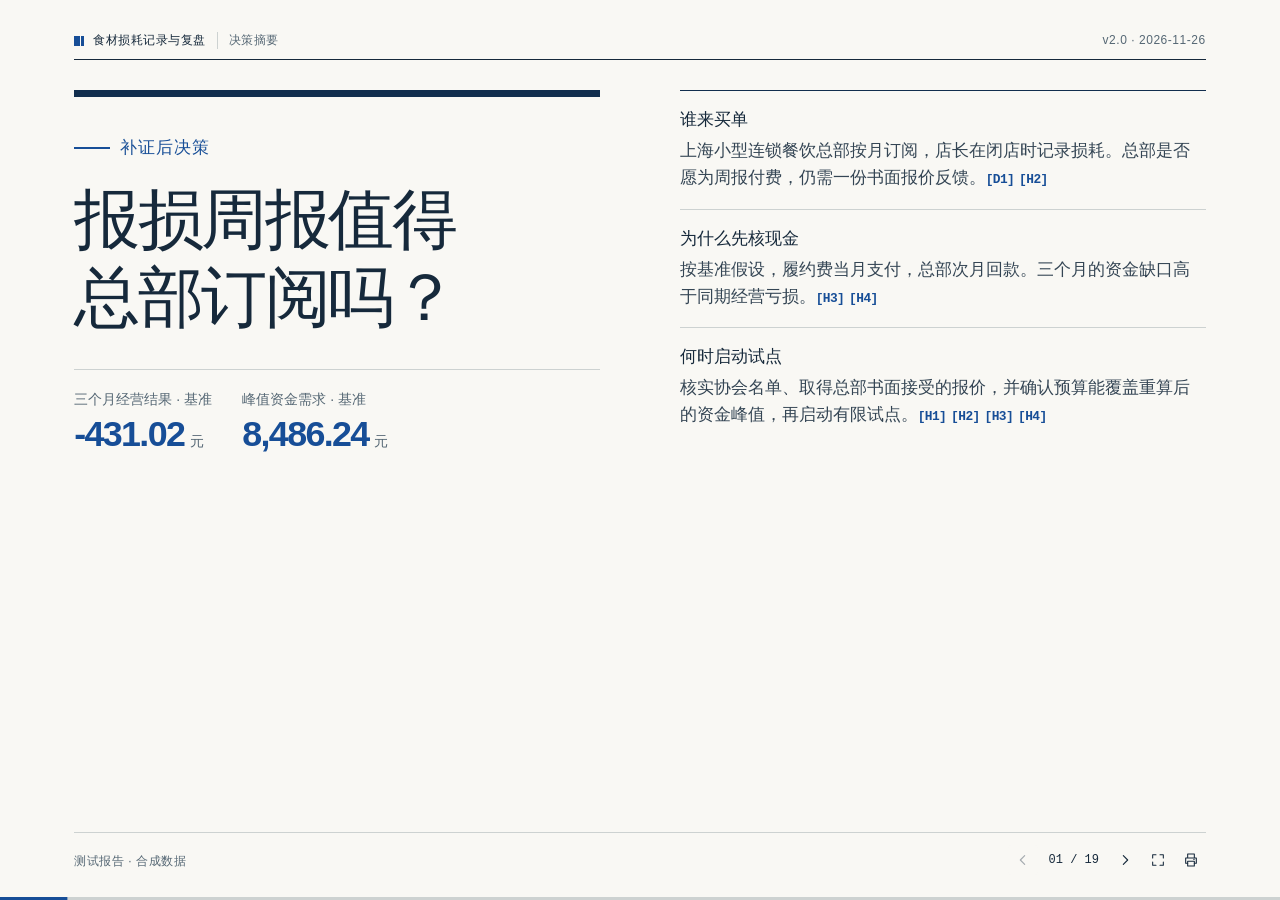
<file: reports/bx-demo/report-finance-short.html>
<!doctype html>
<html lang="zh-CN" data-theme="boardroom" data-theme-version="1.1">
<head>
  <meta charset="utf-8">
  <meta name="viewport" content="width=device-width, initial-scale=1">
  <title>食材损耗记录与复盘 · 可行性决策 · v2.0 · 2026-11-26</title>
  <style>
/* bxf presentation themes v1.1. The document structure and all data are shared. */
:root {
  color-scheme: light;
  --paper: #f9f8f4;
  --surface: #ffffff;
  --ink: #16293b;
  --body-ink: #344554;
  --muted: #556774;
  --line: #cdd2d1;
  --accent: #174e97;
  --tint: #e9eff6;
  --hero: #122e4e;
  --on-hero: #f5f8fc;
  --scenario-low: #586d80;
  --scenario-base: #215495;
  --scenario-high: #317260;
  --sans: "Helvetica Neue", Arial, "PingFang SC", "Microsoft YaHei", "Noto Sans CJK SC", sans-serif;
  --serif: "Iowan Old Style", "Songti SC", STSong, "Noto Serif CJK SC", SimSun, serif;
  --digits: "SFMono-Regular", Consolas, "Liberation Mono", Menlo, monospace;
  --gutter: clamp(28px, 5.8vw, 9rem);
  --top: clamp(18px, 3.6vh, 3rem);
  --heading-inset: clamp(24px, 3.4vh, 48px);
  --foot: clamp(42px, 6.4vh, 4.8rem);
  --bottom: clamp(7px, 1.2vh, 15px);
  --space: clamp(14px, 2.2vh, 1.8rem);
  --copy-size: clamp(16px, min(1.48vw, 2.7vh), 34px);
  --small-size: clamp(13px, min(1.1vw, 2vh), 22px);
  --heading-size: clamp(30px, min(3.8vw, 6.4vh), 82px);
  --title-size: clamp(40px, min(5.15vw, 8.7vh), 110px);
  --folio-size: clamp(12px, .9vw, 17px);
  --canvas-gap: clamp(5px, .55vw, 12px);
  --cell-pad: clamp(10px, min(1.04vw, 1.9vh), 24px);
  --focus: var(--accent);
  font-family: var(--sans);
  font-synthesis: none;
  background: var(--paper);
  color: var(--ink);
}
:root[data-theme="capital"] {
  color-scheme: dark;
  --paper: #0a1726;
  --surface: #132537;
  --ink: #f2f5f7;
  --body-ink: #d1dde5;
  --muted: #9eafbc;
  --line: #344859;
  --accent: #c6ec96;
  --tint: #1c3436;
  --hero: #badc97;
  --on-hero: #15271c;
  --scenario-low: #8c9fb4;
  --scenario-base: #b4df88;
  --scenario-high: #68c8c1;
  --title-size: clamp(40px, min(5.65vw, 9.45vh), 124px);
}
:root[data-theme="editorial"] {
  --paper: #f2f2f6;
  --surface: #fcfcfe;
  --ink: #23203a;
  --body-ink: #454456;
  --muted: #616173;
  --line: #ccccd6;
  --accent: #51459a;
  --tint: #e7e5f0;
  --hero: #3b3567;
  --on-hero: #fcfbff;
  --scenario-low: #69667b;
  --scenario-base: #6756a7;
  --scenario-high: #3c797a;
  --title-size: clamp(40px, min(5.4vw, 8.8vh), 120px);
}
*, *::before, *::after { box-sizing: border-box; }
html, body { margin: 0; min-height: 100%; }
body { background: var(--paper); color: var(--ink); }
button { font: inherit; color: inherit; }
button:focus-visible, a:focus-visible {
  outline: 2px solid var(--focus);
  outline-offset: 3px;
}
.reveal { background: var(--paper); }
.reveal > :not(.slides):not(.aria-status) { display: none !important; }
.aria-status, .sr-only {
  position: absolute; width: 1px; height: 1px; padding: 0; margin: -1px;
  overflow: hidden; clip-path: inset(50%); white-space: nowrap; border: 0;
}
.slide {
  isolation: isolate;
  position: relative;
  display: flex;
  flex-direction: column;
  min-height: 100vh;
  min-height: 100dvh;
  padding: var(--top) var(--gutter) var(--bottom);
  color: var(--ink);
  background: var(--paper);
  border-bottom: 1px solid var(--line);
  font-size: var(--copy-size);
  line-height: 1.55;
  text-align: start;
  overflow-wrap: anywhere;
}
.slide:focus { outline: none; }
.meta, .footer {
  display: flex;
  flex: none;
  align-items: center;
  gap: .9em;
  color: var(--muted);
  font-size: var(--folio-size);
  line-height: 1.4;
  letter-spacing: .045em;
}
.meta { min-height: 2em; padding: 0 0 .8em; border-bottom: 1px solid var(--line); }
.product { display: inline-flex; align-items: center; gap: .75em; font-weight: 700; color: var(--ink); }
.product::before {
  content: ""; display: inline-block; width: .82em; height: .82em; flex: none;
  background: linear-gradient(90deg, var(--accent) 56%, transparent 56% 69%, var(--accent) 69%);
}
.section-label { padding-inline-start: .9em; border-inline-start: 1px solid var(--line); }
.version { margin-inline-start: auto; font-variant-numeric: tabular-nums; text-align: end; }
.footer { min-height: var(--foot); border-top: 1px solid var(--line); justify-content: space-between; }
.folio, #position { font-family: var(--digits); font-variant-numeric: tabular-nums; }
.page-frame {
  width: 100%;
  flex: 1 0 auto;
  display: flex;
  flex-direction: column;
  justify-content: flex-start;
  gap: clamp(16px, 3.1vh, 3rem);
  padding-block: var(--heading-inset);
}
.page-heading, .page-body { min-width: 0; }
.page-body { display: grid; gap: var(--space); align-content: start; }
.slide :is(h1, h2, h3, p, figure, dl) { margin: 0; }
.slide :is(h1, h2, h3) { color: var(--ink); }
.slide h1, .slide h2 { font-weight: 680; line-height: 1.18; letter-spacing: -.038em; text-wrap: balance; }
.slide h1 { font-size: var(--title-size); }
.slide h2 { font-size: var(--heading-size); }
.slide h3, figcaption { font-size: 1.04em; font-weight: 680; line-height: 1.36; }
.page-body p { color: var(--body-ink); }
.slide .note, .slide .cite { color: var(--muted); font-size: var(--small-size); line-height: 1.55; }
.slide a { color: var(--accent); text-underline-offset: .16em; text-decoration-thickness: 1px; }
.slide a[href^="#"], .slide .ref {
  color: var(--accent);
  font-family: var(--digits); font-weight: 570; font-size: .74em;
  white-space: nowrap; letter-spacing: -.045em; text-decoration: none;
}
.slide a:hover { text-decoration: underline; }
.slide .rows { display: grid; }
.slide .row {
  display: grid; grid-template-columns: minmax(9em, 23%) minmax(0, 1fr);
  align-items: baseline; gap: 1.55em;
  padding: clamp(10px, 1.78vh, 25px) 0;
  border-top: 1px solid var(--line);
}
.slide .row h3 { color: var(--ink); }
.cover .verdict {
  display: inline-flex; width: fit-content; align-items: center; gap: .6em;
  color: var(--accent); font-weight: 700; font-size: .9em; letter-spacing: .055em;
}
.verdict::before { content: ""; width: 2.1em; height: 2px; background: currentColor; }
.cover .page-heading { display: flex; flex-direction: column; gap: var(--space); align-items: start; }
.cover .verdict { order: -1; }
.cover-metrics { display: flex; flex-wrap: wrap; gap: .75em 1.6em; margin-block-start: .65em; }
.metric { display: grid; grid-template-columns: auto 1fr; gap: .15em .28em; align-items: baseline; }
.metric-label { grid-column: 1/-1; color: var(--muted); font-size: var(--small-size); }
.metric-value { color: var(--accent); font-size: clamp(26px, min(2.8vw, 5vh), 68px); font-weight: 560; line-height: 1.13; letter-spacing: -.046em; font-variant-numeric: tabular-nums; }
.metric-unit { color: var(--muted); font-size: .72em; }
.cover .page-frame {
  display: grid; grid-template-columns: minmax(0, 1fr) minmax(0, 1fr);
  align-items: start; align-content: start; gap: clamp(32px, 6.2vw, 140px);
}
.cover .row { display: block; padding: clamp(10px, 1.9vh, 27px) 0; }
.cover .row h3 { margin-bottom: .32em; font-size: .91em; }
.cover .row p { font-size: .92em; }
:root[data-theme="boardroom"] .cover .page-heading { border-top: .42em solid var(--hero); padding-top: clamp(22px, 4.2vh, 4rem); }
:root[data-theme="boardroom"] .cover .row:first-child { border-color: var(--hero); }
:root[data-theme="boardroom"] .cover-metrics { border-top: 1px solid var(--line); width: 100%; padding-block-start: 1em; }
:root[data-theme="boardroom"] .cover .meta { border-bottom-color: var(--ink); }

/* Capital places the decision and key figures above a single horizontal reading line. */
:root[data-theme="capital"] .cover {
  background: radial-gradient(ellipse at 104% -24%, #26455a 0%, transparent 43%), var(--paper);
}
:root[data-theme="capital"] .cover::before {
  content: ""; position: absolute; z-index: -1; inset: 0 0 auto auto;
  width: 57%; height: 57%; pointer-events: none;
  background: repeating-radial-gradient(ellipse at 100% 0%, transparent 0 49px, #bed8ee10 50px 51px, transparent 52px 82px);
  mask-image: linear-gradient(to left, black 15%, transparent), linear-gradient(to bottom, black 15%, transparent);
  mask-composite: intersect;
}
:root[data-theme="capital"] .product::before {
  transform: skew(-12deg);
  background: linear-gradient(90deg, var(--accent) 0 28%, transparent 28% 42%, var(--accent) 42% 100%);
}
:root[data-theme="capital"] .cover .page-frame { display: flex; align-items: stretch; gap: clamp(24px, 5.1vh, 5rem); }
:root[data-theme="capital"] .cover .page-heading:has(.cover-metrics) {
  display: grid; grid-template-columns: 1.35fr .9fr;
  grid-template-areas: "verdict metrics" "title metrics"; gap: .7em 5vw;
}
:root[data-theme="capital"] .cover h1 { max-width: 18em; }
:root[data-theme="capital"] .cover .page-heading:has(.cover-metrics) h1 { grid-area: title; }
:root[data-theme="capital"] .cover .verdict { grid-area: verdict; }
:root[data-theme="capital"] .cover-metrics { grid-area: metrics; align-self: end; justify-self: end; margin: 0; }
:root[data-theme="capital"] .cover .rows { grid-template-columns: repeat(auto-fit, minmax(min(13em, 100%), 1fr)); gap: 2.4vw; }
:root[data-theme="capital"] .cover .row { border-top: 2px solid var(--line); }
:root[data-theme="capital"] .cover .row:first-child { border-color: var(--accent); }
:root[data-theme="capital"] .cover .row h3 { color: var(--accent); margin-bottom: .7em; }
:root[data-theme="capital"] .analysis .rows:has(>.row:nth-child(3)) {
  grid-template-columns: 1fr 1fr; column-gap: 4.5vw;
}
:root[data-theme="capital"] .analysis .rows:has(>.row:nth-child(3)) > .row { display: block; }
:root[data-theme="capital"] .analysis .rows:has(>.row:nth-child(3)) h3 { color: var(--accent); margin-bottom: .5em; }

/* Editorial uses display serif titles, a folio and asymmetrical evidence columns. */
:root[data-theme="editorial"] .slide :is(h1, h2) { font-family: var(--serif); font-weight: 700; letter-spacing: -.04em; line-height: 1.2; }
:root[data-theme="editorial"] .product::before {
  border: 1px solid var(--accent);
  background: linear-gradient(135deg, transparent 43%, var(--accent) 44% 54%, transparent 55%);
}
:root[data-theme="editorial"] .meta { border-bottom: 3px double var(--ink); }
:root[data-theme="editorial"] .cover .page-frame { display: flex; align-items: stretch; gap: clamp(18px, 3.8vh, 4rem); }
:root[data-theme="editorial"] .cover .page-heading { position: relative; padding-inline-start: 1em; border-inline-start: 4px solid var(--accent); }
:root[data-theme="editorial"] .cover .page-heading:has(.cover-metrics) { display: grid; grid-template-columns: minmax(0, 1.5fr) minmax(0, 1fr); grid-template-areas: "verdict metrics" "title metrics"; column-gap: 5vw; }
:root[data-theme="editorial"] .cover .page-heading:has(.cover-metrics) h1 { grid-area: title; }
:root[data-theme="editorial"] .cover .verdict { grid-area: verdict; }
:root[data-theme="editorial"] .cover-metrics { grid-area: metrics; flex-direction: column; justify-self: end; margin: 0; }
:root[data-theme="editorial"] .cover .rows { column-gap: 3.6vw; }
:root[data-theme="editorial"] .cover .rows:has(>.row:nth-child(2)) { grid-template-columns: minmax(0, 1.07fr) minmax(0, 1fr); }
:root[data-theme="editorial"] .cover .rows:has(>.row:nth-child(3))>.row:first-child { grid-row: span 2; border-top: 3px solid var(--ink); }
:root[data-theme="editorial"] .cover .rows:has(>.row:nth-child(3))>.row:first-child h3 { font-family: var(--serif); font-size: 1.48em; }
:root[data-theme="editorial"] .analysis .row { grid-template-columns: minmax(9em, 27%) minmax(0, 1fr); }
:root[data-theme="editorial"] .analysis .row h3 { font-family: var(--serif); font-size: 1.16em; }

.canvas {
  display: grid;
  grid-template-columns: repeat(10, minmax(0, 1fr));
  grid-template-areas:
    "partners partners activities activities value value relations relations segments segments"
    "partners partners resources resources value value channels channels segments segments"
    "costs costs costs costs costs revenue revenue revenue revenue revenue";
  gap: var(--canvas-gap);
}
.cell {
  position: relative; display: flex; flex-direction: column; justify-content: flex-start;
  min-width: 0; padding: var(--cell-pad); color: var(--ink); background: var(--surface);
  border: 1px solid var(--line); transition: box-shadow .18s, background-color .18s;
}
.cell h3 { font-size: .88em; }
.cell p { margin-top: .45em; line-height: 1.47; font-size: .84em; color: var(--body-ink); }
.partners { grid-area: partners; }
.activities { grid-area: activities; }
.resources { grid-area: resources; }
.value { grid-area: value; }
.relations { grid-area: relations; }
.channels { grid-area: channels; }
.segments { grid-area: segments; }
.costs { grid-area: costs; }
.revenue { grid-area: revenue; }
.cell-trigger {
  position: static; cursor: pointer; background: none; border: none; color: inherit;
  padding: 0; text-align: start; font: inherit; line-height: inherit; letter-spacing: inherit;
}
.cell-trigger::after { content: ""; position: absolute; inset: 0; }
.cell a { position: relative; z-index: 1; }
.cell:has(.cell-trigger:focus-visible) { outline: 2px solid var(--focus); outline-offset: 2px; z-index: 1; }
.cell-trigger:focus-visible { outline: none; }
.cell.value {
  justify-content: center; color: var(--on-hero); border-color: var(--hero);
  background: repeating-radial-gradient(ellipse at 112% 108%, transparent 0 18px, #ffffff10 19px 20px, transparent 21px 34px), var(--hero);
}
.cell.value :is(h3, p, a, .ref) { color: var(--on-hero); }
.cell.value h3 { font-size: 1.23em; }
.cell.value p { margin-top: .8em; }
.cell.costs, .cell.revenue { background: var(--tint); border-color: transparent; }
.cell.segments { border-top: 3px solid var(--accent); }
.cell.is-related { box-shadow: inset 0 0 0 2px var(--accent); }
.cell.is-selected { outline: 3px solid var(--accent); outline-offset: 1px; z-index: 2; }
@media (hover: hover) { .cell:has(.cell-trigger:hover) { box-shadow: inset 0 0 0 1.5px var(--accent); } }
:root[data-theme="capital"] .cell { border-radius: 2px; }
:root[data-theme="capital"] .cell.value { background: linear-gradient(155deg, #d4eeb7, var(--hero) 55%, #9abeb0); }
:root[data-theme="editorial"] .canvas { gap: 1px; border: 1px solid var(--line); background: var(--line); }
:root[data-theme="editorial"] .cell { border: 0; }
:root[data-theme="editorial"] .cell h3 { font-family: var(--serif); font-size: 1.02em; }
:root[data-theme="editorial"] .cell.value h3 { font-size: 1.33em; }

table { width: 100%; border-collapse: collapse; text-align: start; font-variant-numeric: tabular-nums; }
th, td { text-align: start; vertical-align: middle; border-bottom: 1px solid var(--line); padding: .43em .65em; }
thead th { border-top: 2px solid var(--ink); color: var(--muted); font-size: .82em; font-weight: 650; }
tbody th { color: var(--body-ink); font-weight: 530; }
.compare :is(td, th):not(:first-child) { text-align: end; }
.compare :is(td, th):first-child { width: 43%; padding-inline-start: .3em; }
.compare thead :nth-child(2) { color: var(--scenario-low); }
.compare thead :nth-child(3), .compare tbody td:nth-child(3) { color: var(--scenario-base); background: var(--tint); font-weight: 700; }
.compare thead :nth-child(4) { color: var(--scenario-high); }
.compare tbody td { font-size: 1.09em; letter-spacing: -.025em; }
.assumptions { font-size: .82em; }
.assumptions th, .assumptions td { padding: .6em .42em; }
:root[data-theme="capital"] thead th { border-top-color: var(--accent); }
:root[data-theme="editorial"] thead th { border-top: 3px double var(--ink); }
.chart { display: grid; gap: .52em; }
figcaption { color: var(--ink); margin-bottom: .3em; }
.barrow { display: grid; grid-template-columns: 4em minmax(0, 1fr) 7em; gap: 1em; align-items: center; }
.barrow>span { font-size: .84em; color: var(--muted); }
.barrow output { text-align: end; font-variant-numeric: tabular-nums; }
.track { height: .6em; background: var(--tint); }
.bar { height: 100%; background: var(--scenario-base); }
.barrow:nth-of-type(1) .bar { background: var(--scenario-low); }
.barrow:nth-of-type(3) .bar { background: var(--scenario-high); }
.trend { width: 100%; min-width: 0; }
.trend svg { display: block; width: 100%; height: clamp(115px, 27vh, 22rem); overflow: visible; }
.trend text { font-family: var(--sans); fill: var(--muted); }
.trend :is(line, path, polyline) { vector-effect: non-scaling-stroke; }
.trend polyline { fill: none; stroke: var(--scenario-base); stroke-width: 3; }
.trend circle { fill: var(--scenario-base); }
.trend line { stroke: var(--line); }
.records { display: grid; gap: .7em; }
.evidence { border-top: 1px solid var(--line); padding-top: .62em; }
.evidence h3 { font-size: .93em; }
.evidence p { margin-top: .22em; font-size: .89em; }
.appendix .row { padding-block: .48em; font-size: .92em; }
.nav, .progress-line { display: none; }
@media screen {
  html.enhanced, .enhanced body, .enhanced .reveal, .enhanced .slides { height: 100%; overflow: hidden; }
  .enhanced .slide { height: 100%; overflow-y: auto; overscroll-behavior: contain; border: 0; }
  .enhanced .slide:not(.present) { display: none !important; }
  .enhanced .footer { padding-inline-end: min(38vw, 315px); }
  .enhanced .folio { display: none; }
  .enhanced .nav {
    position: fixed; z-index: 5; inset-inline-end: var(--gutter);
    bottom: var(--bottom); height: var(--foot);
    display: flex; align-items: center; justify-content: flex-end; gap: 3px;
    color: var(--muted); font-size: var(--folio-size);
  }
  .nav button {
    display: inline-flex; align-items: center; justify-content: center; gap: .3em;
    border: 1px solid transparent; border-radius: 3px;
    min-width: 30px; min-height: 30px; padding: .22em .48em;
    cursor: pointer; background: var(--paper); color: var(--ink);
  }
  .nav button:hover { border-color: var(--line); color: var(--accent); }
  .nav button:disabled { opacity: .37; cursor: default; }
  .nav button svg { width: clamp(16px, 1.2vw, 21px); height: clamp(16px, 1.2vw, 21px); }
  #position { min-width: 5.5em; text-align: center; color: var(--ink); }
  .enhanced .progress-line {
    position: fixed; z-index: 6; inset: auto 0 0; display: block; height: 3px;
    background: var(--line); pointer-events: none;
  }
  .progress-line>span { display: block; width: 100%; height: 100%; background: var(--accent); transform-origin: left; }
}
@media screen and (min-width: 801px) and (max-height: 620px) {
  :root { --top: 12px; --heading-inset: 16px; --space: 9px; --foot: 32px; --bottom: 4px; --cell-pad: 8px; }
  .page-frame { gap: 12px; }
  .slide .row, .cover .row { padding-block: 7px; }
  .meta { padding-bottom: .35em; }
  .cell p { margin-top: .27em; }
}
@media screen and (max-width: 800px) {
  :root {
    --gutter: clamp(17px, 4.4vw, 35px); --top: 16px; --heading-inset: 24px; --space: 14px;
    --copy-size: clamp(16px, 2.6vw, 19px); --small-size: 13px;
    --heading-size: clamp(27px, 4.7vw, 38px); --title-size: clamp(35px, 6vw, 55px);
    --foot: 44px; --bottom: 6px;
  }
  .page-frame { gap: 18px; }
  .slide .row { grid-template-columns: minmax(6em, 24%) minmax(0, 1fr); gap: .8em; }
  .cover .page-frame { gap: 22px; }
  .cover .rows { gap: 0; }
  .canvas {
    grid-template-columns: repeat(3, minmax(0, 1fr));
    grid-template-areas: "partners activities value" "resources relations segments" "channels costs revenue";
  }
  .cell { --cell-pad: 9px; }
  .cell h3 { font-size: .9em; }
  .cell.value h3 { font-size: 1em; }
  .cell p { font-size: .82em; }
  .nav { background: var(--paper); }
}
@media screen and (max-width: 620px) {
  .slide { padding-bottom: calc(var(--foot) + var(--bottom)); }
  .meta { flex-wrap: wrap; row-gap: 3px; }
  .meta .version { font-size: .9em; }
  .page-frame { padding-block-end: 16px; }
  .cover .page-frame, :root[data-theme] .cover .page-frame { display: flex; align-items: stretch; justify-content: flex-start; gap: 20px; }
  :root[data-theme] .cover .page-heading:has(.cover-metrics) { display: flex; }
  :root[data-theme] .cover .cover-metrics { flex-direction: row; align-self: stretch; padding-top: .65em; }
  :root[data-theme] .cover .rows, :root[data-theme] .analysis .rows { grid-template-columns: 1fr; }
  :root[data-theme] .cover .rows>.row:first-child { grid-row: auto; }
  :root[data-theme] .slide .row { display: block; padding-block: 10px; }
  .slide .row h3 { margin-bottom: .35em; }
  :root[data-theme] .cover .row p { font-size: .95em; }
  .enhanced .footer { padding: 9px 0 0; min-height: 0; }
  .enhanced .nav { inset: auto 0 0; height: var(--foot); padding-inline: var(--gutter); border-top: 1px solid var(--line); }
  .barrow { grid-template-columns: 2.3em minmax(0, 1fr) 5em; gap: .55em; }
  .assumptions { font-size: 12px; }
  th, td { padding: .4em .25em; }
  .compare tbody td { font-size: .98em; }
  .cover-metrics { gap: .75em 1.25em; }
}
@media screen and (prefers-reduced-motion: no-preference) {
  .enhanced:not(.poster) .slide.present .page-frame { animation: deck-arrive .23s ease-out both; }
  @keyframes deck-arrive { from { transform: translateY(5px); opacity: .52; } to { transform: none; opacity: 1; } }
}
@media (prefers-reduced-motion: reduce) {
  *, *::before, *::after { transition-duration: 0s !important; animation-duration: .01ms !important; }
}
@page { size: A4 landscape; margin: 0; }
@media print {
  :root {
    --top: 9mm; --heading-inset: 4mm; --gutter: 13mm; --bottom: 4mm; --foot: 7mm; --space: 3mm;
    --copy-size: 12pt; --small-size: 9pt; --folio-size: 8pt; --heading-size: 25pt;
    --title-size: 36pt !important; --cell-pad: 2.5mm; --canvas-gap: 1.2mm;
  }
  *, *::before, *::after { -webkit-print-color-adjust: exact; print-color-adjust: exact; }
  html, body, .reveal, .slides { display: block !important; width: auto !important; height: auto !important; overflow: visible !important; }
  .reveal .slides > .slide, .reveal .slides > .slide[hidden] {
    display: flex !important; visibility: visible !important; opacity: 1 !important;
    position: relative !important; inset: auto !important; transform: none !important;
    min-height: 209mm; height: auto !important; width: 100%; overflow: visible !important;
    border: 0; break-after: page;
  }
  .reveal .slides>.slide:last-child { break-after: auto; }
  .page-frame, :root[data-theme] .cover .page-frame { padding-block: var(--heading-inset); gap: 5mm; }
  .cover .page-frame { column-gap: 12mm; }
  .slide .row, .cover .row { padding-block: 2.5mm; }
  .metric-value { font-size: 24pt; }
  .footer { padding-inline: 0; }
  .folio { display: inline; }
  .nav, .progress-line { display: none !important; }
  .cell, .cell.is-related, .cell.is-selected { outline: 0; box-shadow: none; }
  .trend svg { height: 52mm; }
  .row, .cell, .evidence, tr { break-inside: avoid; }
}
@media screen {
  .poster .nav, .poster .progress-line { display: none; }
  .poster .footer { padding-inline: 0; }
  .poster .folio { display: inline; }
}

  </style>
</head>
<body>
  <main class="reveal" aria-label="可行性分析报告">
    <div class="slides">
<section class="slide cover" data-kind="cover" data-chapter="decision" id="decision" tabindex="-1" aria-labelledby="title-decision"><header class="meta"><span class="product">食材损耗记录与复盘</span><span class="section-label">决策摘要</span><span class="version">v2.0 · 2026-11-26</span></header><div class="page-frame"><div class="page-heading"><h1 id="title-decision">报损周报值得总部订阅吗？</h1><p class="verdict">补证后决策</p><div class="cover-metrics"><article class="metric"><span class="metric-label">三个月经营结果 · 基准</span><strong class="metric-value">-431.02</strong><span class="metric-unit">元</span></article><article class="metric"><span class="metric-label">峰值资金需求 · 基准</span><strong class="metric-value">8,486.24</strong><span class="metric-unit">元</span></article></div></div><div class="page-body"><div class="rows"><article class="row"><h3>谁来买单</h3><p>上海小型连锁餐饮总部按月订阅，店长在闭店时记录损耗。总部是否愿为周报付费，仍需一份书面报价反馈。<a class="ref" href="#evidence-1" aria-label="查看证据 D1">[D1]</a> <a class="ref" href="#evidence-2" aria-label="查看证据 H2">[H2]</a></p></article><article class="row"><h3>为什么先核现金</h3><p>按基准假设，履约费当月支付，总部次月回款。三个月的资金缺口高于同期经营亏损。<a class="ref" href="#evidence-3" aria-label="查看证据 H3">[H3]</a> <a class="ref" href="#evidence-3" aria-label="查看证据 H4">[H4]</a></p></article><article class="row"><h3>何时启动试点</h3><p>核实协会名单、取得总部书面接受的报价，并确认预算能覆盖重算后的资金峰值，再启动有限试点。<a class="ref" href="#evidence-2" aria-label="查看证据 H1">[H1]</a> <a class="ref" href="#evidence-2" aria-label="查看证据 H2">[H2]</a> <a class="ref" href="#evidence-3" aria-label="查看证据 H3">[H3]</a> <a class="ref" href="#evidence-3" aria-label="查看证据 H4">[H4]</a></p></article></div></div></div><footer class="footer"><span class="status">测试报告 · 合成数据</span><span class="folio" aria-label="第 1 页，共 19 页">01 / 19</span></footer></section>
<section class="slide analysis" data-kind="analysis" data-chapter="demand" id="market" tabindex="-1" aria-labelledby="title-market"><header class="meta"><span class="product">食材损耗记录与复盘</span><span class="section-label">市场与需求</span><span class="version">v2.0 · 2026-11-26</span></header><div class="page-frame"><div class="page-heading"><h2 id="title-market">首批客户从本地渠道逐家估算</h2></div><div class="page-body"><div class="rows"><article class="row"><h3>使用场景</h3><p>拟由门店店长在闭店时登记食材、损耗量及原因。连锁总部负责审批，每周复盘一次。能否据此调整备货，需要观察总部的实际处置。<a class="ref" href="#evidence-1" aria-label="查看证据 D1">[D1]</a> <a class="ref" href="#evidence-1" aria-label="查看证据 D2">[D2]</a> <a class="ref" href="#evidence-5" aria-label="查看证据 H8">[H8]</a></p></article><article class="row"><h3>可触达市场</h3><p>只看上海、2027-01 至 2027-03（示例）的小型连锁餐饮企业；按独立连锁总部计数，同一连锁的门店合并。渠道为区域餐饮协会引荐。<a class="ref" href="#evidence-1" aria-label="查看证据 D1">[D1]</a> <a class="ref" href="#evidence-2" aria-label="查看证据 H1">[H1]</a></p></article><article class="row"><h3>首月漏斗</h3><p>基准每月触达 10 家，成交比例 0.2，月接入上限 3 家。模型给出月新签潜量 2 家；并行服务最多 12 家，期末月期望在服 5.42 家。<a class="ref" href="#evidence-2" aria-label="查看证据 H1">[H1]</a></p></article><article class="row"><h3>证据边界</h3><p>协会去重名单与真实转化记录均未取得。先统计独立总部、对接人及拒绝原因，再修正漏斗；此时无法从样例推断全市市场规模。<a class="ref" href="#evidence-2" aria-label="查看证据 H1">[H1]</a></p></article></div></div></div><footer class="footer"><span class="status">测试报告 · 合成数据</span><span class="folio" aria-label="第 2 页，共 19 页">02 / 19</span></footer></section>
<section class="slide analysis" data-kind="analysis" data-chapter="demand" id="alternatives" tabindex="-1" aria-labelledby="title-alternatives"><header class="meta"><span class="product">食材损耗记录与复盘</span><span class="section-label">市场与需求</span><span class="version">v2.0 · 2026-11-26</span></header><div class="page-frame"><div class="page-heading"><h2 id="title-alternatives">先查三种可能取代周报的做法</h2></div><div class="page-body"><div class="rows"><article class="row"><h3>直接竞品</h3><p>先查试点总部现用 ERP 是否已有报损模块、能否沿用门店账号。取正式报价和合同范围，换算每个连锁客户月成本。<a class="ref" href="#evidence-4" aria-label="查看证据 H6">[H6]</a></p></article><article class="row"><h3>间接替代</h3><p>若库存计量误差是主要原因，驻店督导可能更有效。抽查同批报损单，比对人工盘点和周报能发现的问题与工时。<a class="ref" href="#evidence-4" aria-label="查看证据 H6">[H6]</a></p></article><article class="row"><h3>维持现状</h3><p>请门店演示最近一次报损。若群消息和表格已能复盘，并行记录一周，比较新增录入工时和总部处置率。<a class="ref" href="#evidence-4" aria-label="查看证据 H6">[H6]</a></p></article><article class="row"><h3>采购与进入</h3><p>模拟委托选择区域餐饮协会引荐。拟向总部核实审批人、预算与合同流程，再取得书面试点报价反馈。<a class="ref" href="#evidence-1" aria-label="查看证据 D1">[D1]</a> <a class="ref" href="#evidence-2" aria-label="查看证据 H1">[H1]</a> <a class="ref" href="#evidence-2" aria-label="查看证据 H2">[H2]</a></p></article></div></div></div><footer class="footer"><span class="status">测试报告 · 合成数据</span><span class="folio" aria-label="第 3 页，共 19 页">03 / 19</span></footer></section>
<section class="slide analysis" data-kind="analysis" data-chapter="use-and-purchase" id="behavior" tabindex="-1" aria-labelledby="title-behavior"><header class="meta"><span class="product">食材损耗记录与复盘</span><span class="section-label">使用与采购</span><span class="version">v2.0 · 2026-11-26</span></header><div class="page-frame"><div class="page-heading"><h2 id="title-behavior">把兴趣、使用和付款分别验证</h2></div><div class="page-body"><div class="rows"><article class="row"><h3>信任还是客套</h3><p>协会引荐可能促成购买，也可能只换来礼貌回复。分别统计回复、接受报价和付款的总部数。<a class="ref" href="#evidence-4" aria-label="查看证据 H7">[H7]</a></p></article><article class="row"><h3>问责还是费时</h3><p>先观察闭店录入耗时。录入流程相同时比较不同问责顾虑店长的漏填原因，再单独试行简化录入。<a class="ref" href="#evidence-4" aria-label="查看证据 H7">[H7]</a></p></article><article class="row"><h3>周报是否值得续费</h3><p>记录总部因哪条异常调整过备货，按可比营业日核算节省的食材成本、录入工时和订阅费。结合下期实际续费判断。<a class="ref" href="#evidence-5" aria-label="查看证据 H8">[H8]</a> <a class="ref" href="#evidence-2" aria-label="查看证据 H2">[H2]</a></p></article></div></div></div><footer class="footer"><span class="status">测试报告 · 合成数据</span><span class="folio" aria-label="第 4 页，共 19 页">04 / 19</span></footer></section>
<section class="slide analysis" data-kind="analysis" data-chapter="use-and-purchase" id="business-options" tabindex="-1" aria-labelledby="title-business-options"><header class="meta"><span class="product">食材损耗记录与复盘</span><span class="section-label">使用与采购</span><span class="version">v2.0 · 2026-11-26</span></header><div class="page-frame"><div class="page-heading"><h2 id="title-business-options">先测试总部订阅的收付链条</h2></div><div class="page-body"><div class="rows"><article class="row"><h3>方案 A · 月订阅</h3><p>拟向连锁总部报价 1,200 CNY／连锁客户月，经区域餐饮协会引荐接洽。方案含培训和周报，履约工时需随单记录。<a class="ref" href="#evidence-1" aria-label="查看证据 D1">[D1]</a> <a class="ref" href="#evidence-1" aria-label="查看证据 D2">[D2]</a> <a class="ref" href="#evidence-2" aria-label="查看证据 H2">[H2]</a> <a class="ref" href="#evidence-3" aria-label="查看证据 H3">[H3]</a></p></article><article class="row"><h3>方案 B · 单次诊断</h3><p>备选方案按一次现场盘点计价。请同一预算负责人比较两种报价，另记单次驻店人天和差旅，再试算可接受的诊断价格。<a class="ref" href="#evidence-5" aria-label="查看证据 H9">[H9]</a></p></article><article class="row"><h3>当前取舍</h3><p>先核月订阅的签约与资金条件。若客户只愿购买一次诊断，按实际人天、差旅和成交价重做测算。<a class="ref" href="#evidence-1" aria-label="查看证据 D1">[D1]</a> <a class="ref" href="#evidence-2" aria-label="查看证据 H2">[H2]</a> <a class="ref" href="#evidence-5" aria-label="查看证据 H9">[H9]</a></p></article><article class="row"><h3>执行约束</h3><p>拟按连锁隔离数据并逐店授权。开始录入前商定可见范围和留存期限。渠道名单、培训及客服投入仍待核实。<a class="ref" href="#evidence-1" aria-label="查看证据 D2">[D2]</a> <a class="ref" href="#evidence-2" aria-label="查看证据 H1">[H1]</a> <a class="ref" href="#evidence-3" aria-label="查看证据 H3">[H3]</a></p></article></div></div></div><footer class="footer"><span class="status">测试报告 · 合成数据</span><span class="folio" aria-label="第 5 页，共 19 页">05 / 19</span></footer></section>
<section class="slide canvas-slide" data-kind="canvas-slide" data-chapter="canvas" id="canvas" tabindex="-1" aria-labelledby="title-canvas"><header class="meta"><span class="product">食材损耗记录与复盘</span><span class="section-label">商业模式</span><span class="version">v2.0 · 2026-11-26</span></header><div class="page-frame"><div class="page-heading"><h2 id="title-canvas">商业模式画布</h2></div><div class="page-body"><div class="canvas"><article class="cell partners" data-cell="partners" style="grid-area:partners"><h3><button class="cell-trigger" type="button" aria-pressed="false">重要合作伙伴</button></h3><p>拟由区域餐饮协会引荐；名单与合作意愿待核实。<a class="ref" href="#evidence-1" aria-label="查看证据 D1">[D1]</a> <a class="ref" href="#evidence-2" aria-label="查看证据 H1">[H1]</a></p></article><article class="cell activities" data-cell="activities" style="grid-area:activities"><h3><button class="cell-trigger" type="button" aria-pressed="false">关键业务</button></h3><p>配置报损口径，培训店长，汇总异常供总部复盘。<a class="ref" href="#evidence-1" aria-label="查看证据 D2">[D2]</a></p></article><article class="cell resources" data-cell="resources" style="grid-area:resources"><h3><button class="cell-trigger" type="button" aria-pressed="false">核心资源</button></h3><p>报损表单、门店映射、周报规则和运营支持。<a class="ref" href="#evidence-1" aria-label="查看证据 D2">[D2]</a></p></article><article class="cell value" data-cell="value" style="grid-area:value"><h3><button class="cell-trigger" type="button" aria-pressed="false">价值主张</button></h3><p>假设总部会据异常调整备货并减少损耗。<a class="ref" href="#evidence-5" aria-label="查看证据 H8">[H8]</a></p></article><article class="cell relations" data-cell="relations" style="grid-area:relations"><h3><button class="cell-trigger" type="button" aria-pressed="false">客户关系</button></h3><p>拟由总部对接、门店培训，续用以实际续费验证。<a class="ref" href="#evidence-1" aria-label="查看证据 D2">[D2]</a> <a class="ref" href="#evidence-2" aria-label="查看证据 H2">[H2]</a></p></article><article class="cell channels" data-cell="channels" style="grid-area:channels"><h3><button class="cell-trigger" type="button" aria-pressed="false">渠道通路</button></h3><p>区域餐饮协会引荐；月触达 10 家为假设。<a class="ref" href="#evidence-2" aria-label="查看证据 H1">[H1]</a></p></article><article class="cell segments" data-cell="segments" style="grid-area:segments"><h3><button class="cell-trigger" type="button" aria-pressed="false">客户细分</button></h3><p>小型连锁餐饮企业；使用者为门店店长，付费方为连锁总部。<a class="ref" href="#evidence-1" aria-label="查看证据 D1">[D1]</a></p></article><article class="cell costs" data-cell="costs" style="grid-area:costs"><h3><button class="cell-trigger" type="button" aria-pressed="false">成本结构</button></h3><p>基准履约 300 CNY／客户月，新增获客 500 CNY／家，固定 2,200 CNY／月。<a class="ref" href="#evidence-3" aria-label="查看证据 H3">[H3]</a></p></article><article class="cell revenue" data-cell="revenue" style="grid-area:revenue"><h3><button class="cell-trigger" type="button" aria-pressed="false">收入来源</button></h3><p>拟向连锁总部按月报价 1,200 CNY／客户。基准假定账期一个月。<a class="ref" href="#evidence-1" aria-label="查看证据 D1">[D1]</a> <a class="ref" href="#evidence-2" aria-label="查看证据 H2">[H2]</a> <a class="ref" href="#evidence-3" aria-label="查看证据 H4">[H4]</a></p></article></div><p class="note">按基准成本，每客户月贡献 817.2 CNY。期末月按既定新签量，保本需 4 家在服客户。<a class="ref" href="#evidence-2" aria-label="查看证据 H1">[H1]</a> <a class="ref" href="#evidence-2" aria-label="查看证据 H2">[H2]</a> <a class="ref" href="#evidence-3" aria-label="查看证据 H3">[H3]</a></p></div></div><footer class="footer"><span class="status">测试报告 · 合成数据</span><span class="folio" aria-label="第 6 页，共 19 页">06 / 19</span></footer></section>
<section class="slide finance" data-kind="finance" data-chapter="finance" id="finance-1" tabindex="-1" aria-labelledby="title-finance-1"><header class="meta"><span class="product">食材损耗记录与复盘</span><span class="section-label">财务分析</span><span class="version">v2.0 · 2026-11-26</span></header><div class="page-frame"><div class="page-heading"><h2 id="title-finance-1">三个月的收入、成本与资金需求</h2></div><div class="page-body"><div class="table-wrap"><table class="compare"><thead><tr><th scope="col">指标</th><th scope="col">保守</th><th scope="col">基准</th><th scope="col">乐观</th></tr></thead><tbody><tr><th scope="row">月报价（CNY／连锁客户）</th><td>900</td><td>1,200</td><td>1,500</td></tr><tr><th scope="row">期间净收入（CNY）</th><td>2,597.06</td><td>13,194.72</td><td>34,466.85</td></tr><tr><th scope="row">期间贡献毛利（CNY）</th><td>1,022.42</td><td>9,168.98</td><td>27,285.68</td></tr><tr><th scope="row">期间经营结果（CNY）</th><td>-8,037.58</td><td>-431.02</td><td>16,485.68</td></tr><tr><th scope="row">最大现金缺口（CNY）</th><td>12,454.92</td><td>8,486.24</td><td>1,800</td></tr><tr><th scope="row">期末月活跃连锁（期望家数）</th><td>1.39</td><td>5.42</td><td>11.41</td></tr><tr><th scope="row">期末月保本所需在服连锁（家）</th><td>9</td><td>4</td><td>4</td></tr></tbody></table></div><p class="note">2027-01 至 2027-03（示例） · CNY。贡献毛利扣退款、平台分成和履约；经营结果再扣固定开支与获客费用。现金缺口含启动投入及收付账期；保本家数固定期末月新增获客投入。<a class="ref" href="#evidence-2" aria-label="查看证据 H1">[H1]</a> <a class="ref" href="#evidence-2" aria-label="查看证据 H2">[H2]</a> <a class="ref" href="#evidence-3" aria-label="查看证据 H3">[H3]</a> <a class="ref" href="#evidence-3" aria-label="查看证据 H4">[H4]</a> 保守：期末月保本所需活跃客户数超过服务上限。</p></div></div><footer class="footer"><span class="status">测试报告 · 合成数据</span><span class="folio" aria-label="第 7 页，共 19 页">07 / 19</span></footer></section>
<section class="slide analysis" data-kind="analysis" data-chapter="handoff" id="handoff" tabindex="-1" aria-labelledby="title-handoff"><header class="meta"><span class="product">食材损耗记录与复盘</span><span class="section-label">范围与约束</span><span class="version">v2.0 · 2026-11-26</span></header><div class="page-frame"><div class="page-heading"><h2 id="title-handoff">先补齐试点依据，再决定是否开试</h2></div><div class="page-body"><div class="rows"><article class="row"><h3>已确认选择（模拟委托）</h3><p>小型连锁餐饮企业为客群，门店店长录入，连锁总部拍板并付款。拟按连锁客户按月订阅，按连锁隔离，店长仅见本店。<a class="ref" href="#evidence-1" aria-label="查看证据 D1">[D1]</a> <a class="ref" href="#evidence-1" aria-label="查看证据 D2">[D2]</a></p></article><article class="row"><h3>纳入与排除</h3><p>本轮核对名单、书面报价与预算。若获准试点，再纳入门店报损或零报损、总部周复盘及报价到账记录。自动采购、POS 集成与全量推广另议。<a class="ref" href="#evidence-1" aria-label="查看证据 D1">[D1]</a> <a class="ref" href="#evidence-1" aria-label="查看证据 D2">[D2]</a></p></article><article class="row"><h3>试点继续门槛</h3><p>暂拟向10家独立总部报价，账期届满至少2家付首期，且连续4周有效记录店日占计划营业店日至少80%。同时达标才继续验证收益。<a class="ref" href="#evidence-4" aria-label="查看证据 H5">[H5]</a> <a class="ref" href="#evidence-5" aria-label="查看证据 H8">[H8]</a></p></article><article class="row"><h3>未决事项</h3><p>协会名单、总部预算、漏填原因与数据留存期限均待确认，分别向渠道、预算人、店长与总部运营核实。<a class="ref" href="#evidence-2" aria-label="查看证据 H1">[H1]</a> <a class="ref" href="#evidence-2" aria-label="查看证据 H2">[H2]</a> <a class="ref" href="#evidence-4" aria-label="查看证据 H7">[H7]</a> <a class="ref" href="#evidence-1" aria-label="查看证据 D2">[D2]</a></p></article></div></div></div><footer class="footer"><span class="status">测试报告 · 合成数据</span><span class="folio" aria-label="第 8 页，共 19 页">08 / 19</span></footer></section>
<section class="slide appendix" data-kind="appendix" data-chapter="evidence" id="evidence-1" tabindex="-1" aria-labelledby="title-evidence-1"><header class="meta"><span class="product">食材损耗记录与复盘</span><span class="section-label">证据附录</span><span class="version">v2.0 · 2026-11-26</span></header><div class="page-frame"><div class="page-heading"><h2 id="title-evidence-1">附录 · 证据与边界（1）</h2></div><div class="page-body"><div class="records"><article class="evidence"><h3>D1 · 试点对象与渠道</h3><p>合成情境给定上海小型连锁餐饮、门店店长录入、总部审批并按连锁客户月付、协会引荐。这些是模拟用户选择，渠道可用性及客户意愿仍待实查。</p><p class="cite">用户输入 · 2027-01 至 2027-03（示例） · 定性<br>来源　model.json 的 business 对象（模拟委托）</p></article><article class="evidence"><h3>D2 · 拟议的试点交付范围</h3><p>合成范围为闭店逐日报损或确认零报损、总部每周复盘、培训与报价收款记录。各连锁隔离且店长仅见本店。自动采购、POS 集成及推广另议。</p><p class="cite">用户输入 · 试点期（示例） · 定性<br>来源　brief.json 的 handoff（模拟委托的范围记录）</p></article></div></div></div><footer class="footer"><span class="status">测试报告 · 合成数据</span><span class="folio" aria-label="第 9 页，共 19 页">09 / 19</span></footer></section>
<section class="slide appendix" data-kind="appendix" data-chapter="evidence" id="evidence-2" tabindex="-1" aria-labelledby="title-evidence-2"><header class="meta"><span class="product">食材损耗记录与复盘</span><span class="section-label">证据附录</span><span class="version">v2.0 · 2026-11-26</span></header><div class="page-frame"><div class="page-heading"><h2 id="title-evidence-2">附录 · 证据与边界（2）</h2></div><div class="page-body"><div class="records"><article class="evidence"><h3>H1 · 获客与容量</h3><p>以下均为压力测试点，按保守／基准／乐观排列。每月独立总部触达6／10／15家、转化10%／20%／30%、接入2／3／4家、可并行服务6／12／15家。请用去重名单、签单和培训工时核实。</p><p class="cite">待验证假设 · 2027-01 至 2027-03（示例） · 客户及比例<br>来源　model.json 的 leads、conversion、onboarding_capacity、active_capacity（合成输入）</p></article><article class="evidence"><h3>H2 · 价格与续用</h3><p>按保守／基准／乐观，每总部月报价900／1200／1500元、按月留存75%／90%／95%、按账单金额退款5%／2%／1%。三组报价均未向真实客户发出，须分别核对订单、续约和退款。</p><p class="cite">待验证假设 · 2027-01 至 2027-03（示例） · CNY及比例<br>来源　model.json 的 price、retention、refund（合成输入）</p></article></div></div></div><footer class="footer"><span class="status">测试报告 · 合成数据</span><span class="folio" aria-label="第 10 页，共 19 页">10 / 19</span></footer></section>
<section class="slide appendix" data-kind="appendix" data-chapter="evidence" id="evidence-3" tabindex="-1" aria-labelledby="title-evidence-3"><header class="meta"><span class="product">食材损耗记录与复盘</span><span class="section-label">证据附录</span><span class="version">v2.0 · 2026-11-26</span></header><div class="page-frame"><div class="page-heading"><h2 id="title-evidence-3">附录 · 证据与边界（3）</h2></div><div class="page-body"><div class="records"><article class="evidence"><h3>H3 · 获客履约与运营成本</h3><p>按保守／基准／乐观，分成8%／5%／4%，每活跃客户月履约450／300／250元，每新客获客700／500／350元，月固定2600／2200／2200元，启动2500／2000／1800元。须核渠道条款、工时和账单。</p><p class="cite">待验证假设 · 2027-01 至 2027-03（示例） · CNY及比例<br>来源　model.json 的 share、variable_cost、cac、fixed、setup（合成输入）</p></article><article class="evidence"><h3>H4 · 现金账期</h3><p>按保守／基准／乐观，客户账期为2／1／0个月，履约费均当月支付。假设到期款能结清，以合同和实际到账日期核实。</p><p class="cite">待验证假设 · 2027-01 至 2027-03（示例） · 月<br>来源　model.json 的 collection_lag、payment_lag（合成输入）</p></article></div></div></div><footer class="footer"><span class="status">测试报告 · 合成数据</span><span class="folio" aria-label="第 11 页，共 19 页">11 / 19</span></footer></section>
<section class="slide appendix" data-kind="appendix" data-chapter="evidence" id="evidence-4" tabindex="-1" aria-labelledby="title-evidence-4"><header class="meta"><span class="product">食材损耗记录与复盘</span><span class="section-label">证据附录</span><span class="version">v2.0 · 2026-11-26</span></header><div class="page-frame"><div class="page-heading"><h2 id="title-evidence-4">附录 · 证据与边界（4）</h2></div><div class="page-body"><div class="records"><article class="evidence"><h3>H5 · 试点判断条件</h3><p>示例暂拟向10家独立总部报价，账期届满至少2家付首期，且门店4周有效记录店日占计划营业店日至少80%。仅作为续测门槛。任一未达暂停，缺有效样本则补证。</p><p class="cite">待验证假设 · 4周及首期账期届满（示例） · 总部家数及店日比例<br>来源　brief.json 的 actions（拟议的试验门槛）</p></article><article class="evidence"><h3>H6 · 替代方案</h3><p>待查三个候选方案：现有 ERP 是否含报损模块，现场盘点能否纠正计量误差，现用群消息与表格能否直接复盘。用现行流程、合同报价与同店记录核实。</p><p class="cite">待验证假设 · 调研准备阶段（示例） · 定性<br>来源　brief.json 的 alternatives（示例研究提纲）</p></article><article class="evidence"><h3>H7 · 购买与录入行为</h3><p>协会引荐可能取得信任，也可能只换来礼貌回复。担心问责或录入费时都可能导致漏填。观察首款、填写耗时和缺报原因以区分解释。</p><p class="cite">待验证假设 · 调研准备阶段（示例） · 定性<br>来源　brief.json 的 behavior（示例研究提纲）</p></article></div></div></div><footer class="footer"><span class="status">测试报告 · 合成数据</span><span class="folio" aria-label="第 12 页，共 19 页">12 / 19</span></footer></section>
<section class="slide appendix" data-kind="appendix" data-chapter="evidence" id="evidence-5" tabindex="-1" aria-labelledby="title-evidence-5"><header class="meta"><span class="product">食材损耗记录与复盘</span><span class="section-label">证据附录</span><span class="version">v2.0 · 2026-11-26</span></header><div class="page-frame"><div class="page-heading"><h2 id="title-evidence-5">附录 · 证据与边界（5）</h2></div><div class="page-body"><div class="records"><article class="evidence"><h3>H8 · 总部获得的价值</h3><p>总部可能为“根据周报调整备货”续费。先查具体处置记录，再按可比营业日核算节省的食材成本，扣除新增工时及订阅费。需要排除客流变化等解释。</p><p class="cite">待验证假设 · 至少一个续费周期（示例） · 定性及CNY<br>来源　brief.json 的 behavior 与 actions（示例验证设计）</p></article><article class="evidence"><h3>H9 · 单次诊断的交付经济性</h3><p>部分总部可能更愿为一次现场盘点付费。单次收费、差旅、人天和复购频次均未知，拟请同一预算负责人比较两份真实报价。</p><p class="cite">待验证假设 · 调研准备阶段（示例） · 定性<br>来源　brief.json 的 business-options（示例方案假设）</p></article></div></div></div><footer class="footer"><span class="status">测试报告 · 合成数据</span><span class="folio" aria-label="第 13 页，共 19 页">13 / 19</span></footer></section>
<section class="slide appendix" data-kind="appendix" data-chapter="inputs" id="inputs-1" tabindex="-1" aria-labelledby="title-inputs-1"><header class="meta"><span class="product">食材损耗记录与复盘</span><span class="section-label">模型附录</span><span class="version">v2.0 · 2026-11-26</span></header><div class="page-frame"><div class="page-heading"><h2 id="title-inputs-1">附录 · 情景参数（1）</h2></div><div class="page-body"><div class="table-wrap"><table class="assumptions"><thead><tr><th scope="col">变量</th><th scope="col">单位</th><th scope="col">保守</th><th scope="col">基准</th><th scope="col">乐观</th><th scope="col">来源</th><th scope="col">期间</th></tr></thead><tbody><tr><th scope="row">每月独立触达的潜在客户</th><td>客户/月</td><td>6</td><td>10</td><td>15</td><td><a class="ref" href="#evidence-2" aria-label="查看证据 H1">[H1]</a></td><td>2027-01 至 2027-03（示例）</td></tr><tr><th scope="row">触达后成为付费客户的比例</th><td>比例</td><td>0.1</td><td>0.2</td><td>0.3</td><td><a class="ref" href="#evidence-2" aria-label="查看证据 H1">[H1]</a></td><td>2027-01 至 2027-03（示例）</td></tr><tr><th scope="row">每月接入能力</th><td>客户/月</td><td>2</td><td>3</td><td>4</td><td><a class="ref" href="#evidence-2" aria-label="查看证据 H1">[H1]</a></td><td>2027-01 至 2027-03（示例）</td></tr><tr><th scope="row">可同时服务的客户上限</th><td>客户</td><td>6</td><td>12</td><td>15</td><td><a class="ref" href="#evidence-2" aria-label="查看证据 H1">[H1]</a></td><td>2027-01 至 2027-03（示例）</td></tr><tr><th scope="row">上月活跃客户本月留存率</th><td>比例</td><td>0.75</td><td>0.9</td><td>0.95</td><td><a class="ref" href="#evidence-2" aria-label="查看证据 H2">[H2]</a></td><td>2027-01 至 2027-03（示例）</td></tr></tbody></table></div></div></div><footer class="footer"><span class="status">测试报告 · 合成数据</span><span class="folio" aria-label="第 14 页，共 19 页">14 / 19</span></footer></section>
<section class="slide appendix" data-kind="appendix" data-chapter="inputs" id="inputs-2" tabindex="-1" aria-labelledby="title-inputs-2"><header class="meta"><span class="product">食材损耗记录与复盘</span><span class="section-label">模型附录</span><span class="version">v2.0 · 2026-11-26</span></header><div class="page-frame"><div class="page-heading"><h2 id="title-inputs-2">附录 · 情景参数（2）</h2></div><div class="page-body"><div class="table-wrap"><table class="assumptions"><thead><tr><th scope="col">变量</th><th scope="col">单位</th><th scope="col">保守</th><th scope="col">基准</th><th scope="col">乐观</th><th scope="col">来源</th><th scope="col">期间</th></tr></thead><tbody><tr><th scope="row">含退款前的月订阅报价</th><td>CNY/客户/月</td><td>900</td><td>1,200</td><td>1,500</td><td><a class="ref" href="#evidence-2" aria-label="查看证据 H2">[H2]</a></td><td>2027-01 至 2027-03（示例）</td></tr><tr><th scope="row">按当月账单金额计的退款率</th><td>比例</td><td>0.05</td><td>0.02</td><td>0.01</td><td><a class="ref" href="#evidence-2" aria-label="查看证据 H2">[H2]</a></td><td>2027-01 至 2027-03（示例）</td></tr><tr><th scope="row">按退款后收入计的平台分成率</th><td>比例</td><td>0.08</td><td>0.05</td><td>0.04</td><td><a class="ref" href="#evidence-3" aria-label="查看证据 H3">[H3]</a></td><td>2027-01 至 2027-03（示例）</td></tr><tr><th scope="row">每活跃客户月履约支出</th><td>CNY/客户/月</td><td>450</td><td>300</td><td>250</td><td><a class="ref" href="#evidence-3" aria-label="查看证据 H3">[H3]</a></td><td>2027-01 至 2027-03（示例）</td></tr><tr><th scope="row">每新增客户获客支出</th><td>CNY/新客户</td><td>700</td><td>500</td><td>350</td><td><a class="ref" href="#evidence-3" aria-label="查看证据 H3">[H3]</a></td><td>2027-01 至 2027-03（示例）</td></tr></tbody></table></div></div></div><footer class="footer"><span class="status">测试报告 · 合成数据</span><span class="folio" aria-label="第 15 页，共 19 页">15 / 19</span></footer></section>
<section class="slide appendix" data-kind="appendix" data-chapter="inputs" id="inputs-3" tabindex="-1" aria-labelledby="title-inputs-3"><header class="meta"><span class="product">食材损耗记录与复盘</span><span class="section-label">模型附录</span><span class="version">v2.0 · 2026-11-26</span></header><div class="page-frame"><div class="page-heading"><h2 id="title-inputs-3">附录 · 情景参数（3）</h2></div><div class="page-body"><div class="table-wrap"><table class="assumptions"><thead><tr><th scope="col">变量</th><th scope="col">单位</th><th scope="col">保守</th><th scope="col">基准</th><th scope="col">乐观</th><th scope="col">来源</th><th scope="col">期间</th></tr></thead><tbody><tr><th scope="row">每月固定运营支出</th><td>CNY/月</td><td>2,600</td><td>2,200</td><td>2,200</td><td><a class="ref" href="#evidence-3" aria-label="查看证据 H3">[H3]</a></td><td>2027-01 至 2027-03（示例）</td></tr><tr><th scope="row">期初一次性启动支出</th><td>CNY</td><td>2,500</td><td>2,000</td><td>1,800</td><td><a class="ref" href="#evidence-3" aria-label="查看证据 H3">[H3]</a></td><td>2027-01 至 2027-03（示例）</td></tr><tr><th scope="row">客户回款账期</th><td>月</td><td>2</td><td>1</td><td>0</td><td><a class="ref" href="#evidence-3" aria-label="查看证据 H4">[H4]</a></td><td>2027-01 至 2027-03（示例）</td></tr><tr><th scope="row">履约费付款账期</th><td>月</td><td>0</td><td>0</td><td>0</td><td><a class="ref" href="#evidence-3" aria-label="查看证据 H4">[H4]</a></td><td>2027-01 至 2027-03（示例）</td></tr></tbody></table></div></div></div><footer class="footer"><span class="status">测试报告 · 合成数据</span><span class="folio" aria-label="第 16 页，共 19 页">16 / 19</span></footer></section>
<section class="slide appendix" data-kind="appendix" data-chapter="formulas" id="formulas-1" tabindex="-1" aria-labelledby="title-formulas-1"><header class="meta"><span class="product">食材损耗记录与复盘</span><span class="section-label">模型附录</span><span class="version">v2.0 · 2026-11-26</span></header><div class="page-frame"><div class="page-heading"><h2 id="title-formulas-1">附录 · 计算口径</h2></div><div class="page-body"><div class="rows"><article class="row"><h3>容量与留存</h3><p>留存 = 上月活跃 × 留存率；漏斗新签 = min(触达 × 转化率，月接入上限)；实际新签 = min(漏斗新签，并行上限 − 留存)。</p></article><article class="row"><h3>可得客户</h3><p>当月活跃 = 留存 + 实际新签。当期累计新签为各月实际新签之和。初始客户为零，小数客户为规划期望值。</p></article><article class="row"><h3>收入与贡献</h3><p>净收入 = 活跃 × 月报价 × (1 − 退款率)；贡献 = 净收入 × (1 − 分成率) − 活跃 × 单位履约费。</p></article><article class="row"><h3>期间经营结果</h3><p>各月贡献减去各月固定费和实际新签 × 获客成本后加总。一次性启动支出单列入现金流。</p></article></div></div></div><footer class="footer"><span class="status">测试报告 · 合成数据</span><span class="folio" aria-label="第 17 页，共 19 页">17 / 19</span></footer></section>
<section class="slide appendix" data-kind="appendix" data-chapter="formulas" id="formulas-2" tabindex="-1" aria-labelledby="title-formulas-2"><header class="meta"><span class="product">食材损耗记录与复盘</span><span class="section-label">模型附录</span><span class="version">v2.0 · 2026-11-26</span></header><div class="page-frame"><div class="page-heading"><h2 id="title-formulas-2">附录 · 计算口径（续 2）</h2></div><div class="page-body"><div class="rows"><article class="row"><h3>单月保本</h3><p>期末月所需活跃数 = (固定费 + 期末月获客支出) ÷ 单位贡献，向上取整；计算假定该月获客支出不变。</p></article><article class="row"><h3>期末临界月价</h3><p>在期末月活跃量与新签量不变时，((固定费 + 该月获客支出) ÷ 活跃量 + 单位履约费) ÷ [(1 − 退款率) × (1 − 分成率)]，向上取分。</p></article><article class="row"><h3>资金峰值</h3><p>月末累计现金从负启动支出起算；净收入扣分成后按回款账期收现；履约费按付款账期支付，固定费与获客费当月付。最低累计现金取负即峰值资金需求，含尾款结清。</p></article></div></div></div><footer class="footer"><span class="status">测试报告 · 合成数据</span><span class="folio" aria-label="第 18 页，共 19 页">18 / 19</span></footer></section>
<section class="slide analysis" data-kind="analysis" data-chapter="actions" id="actions" tabindex="-1" aria-labelledby="title-actions"><header class="meta"><span class="product">食材损耗记录与复盘</span><span class="section-label">验证计划</span><span class="version">v2.0 · 2026-11-26</span></header><div class="page-frame"><div class="page-heading"><h2 id="title-actions">先核资金和书面报价，再按结果决定投入</h2></div><div class="page-body"><div class="rows"><article class="row"><h3>取得试点依据</h3><p>先核渠道名单并向总部报价。取得书面接受后，用实际成本与账期重算资金峰值（示例基准 8,486.24 CNY），与核准预算比较后决定是否试点。<a class="ref" href="#evidence-2" aria-label="查看证据 H1">[H1]</a> <a class="ref" href="#evidence-2" aria-label="查看证据 H2">[H2]</a> <a class="ref" href="#evidence-3" aria-label="查看证据 H3">[H3]</a> <a class="ref" href="#evidence-3" aria-label="查看证据 H4">[H4]</a></p></article><article class="row"><h3>记录付款和使用</h3><p>若获准试点，渠道负责人统计10家去重总部的首款，账期届满至少2家按报价支付。产品负责人用完整报损或明确零报损的唯一店日除以计划营业店日，4周至少80%。<a class="ref" href="#evidence-3" aria-label="查看证据 H4">[H4]</a> <a class="ref" href="#evidence-4" aria-label="查看证据 H5">[H5]</a></p></article><article class="row"><h3>检验实际收益</h3><p>两项均达标才续测。总部登记备货调整，对照客流相近的营业日，计算节省食材成本扣新增工时与订阅费后的净收益，并核验下期续费。<a class="ref" href="#evidence-5" aria-label="查看证据 H8">[H8]</a> <a class="ref" href="#evidence-2" aria-label="查看证据 H2">[H2]</a></p></article><article class="row"><h3>何时停止</h3><p>预算不足则暂缓。试点任一门槛未达即暂停扩展，缺有效样本先补证。净收益未见改善或未续约，先核实影响因素，再决定是否改测单次诊断。<a class="ref" href="#evidence-4" aria-label="查看证据 H5">[H5]</a> <a class="ref" href="#evidence-5" aria-label="查看证据 H8">[H8]</a> <a class="ref" href="#evidence-5" aria-label="查看证据 H9">[H9]</a></p></article></div></div></div><footer class="footer"><span class="status">测试报告 · 合成数据</span><span class="folio" aria-label="第 19 页，共 19 页">19 / 19</span></footer></section>
    </div>
  </main>
  <nav class="nav" aria-label="报告演示">
    <button type="button" id="previous" title="上一页（←）" aria-label="上一页" aria-keyshortcuts="ArrowLeft ArrowUp PageUp">
      <svg viewBox="0 0 24 24" aria-hidden="true" fill="none" stroke="currentColor" stroke-width="1.7" stroke-linecap="round" stroke-linejoin="round"><path d="M14.5 5.5 8 12l6.5 6.5"/></svg>
    </button>
    <output id="position" aria-label="页码" aria-live="polite" aria-atomic="true"></output>
    <button type="button" id="next" title="下一页（→）" aria-label="下一页" aria-keyshortcuts="ArrowRight ArrowDown PageDown">
      <svg viewBox="0 0 24 24" aria-hidden="true" fill="none" stroke="currentColor" stroke-width="1.7" stroke-linecap="round" stroke-linejoin="round"><path d="m9.5 5.5 6.5 6.5-6.5 6.5"/></svg>
    </button>
    <button type="button" id="fullscreen" title="进入全屏（F）" aria-label="进入全屏" aria-keyshortcuts="F" aria-pressed="false">
      <svg viewBox="0 0 24 24" aria-hidden="true" fill="none" stroke="currentColor" stroke-width="1.6" stroke-linecap="round" stroke-linejoin="round"><path d="M4 9V4h5m6 0h5v5m0 6v5h-5m-6 0H4v-5"/></svg>
    </button>
    <button type="button" id="print" title="打印报告" aria-label="打印报告">
      <svg viewBox="0 0 24 24" aria-hidden="true" fill="none" stroke="currentColor" stroke-width="1.6" stroke-linecap="round" stroke-linejoin="round"><path d="M7 8V3h10v5M7 17H4V9h16v8h-3"/><path d="M7 14h10v7H7zM16 11h1"/></svg>
    </button>
  </nav>
  <div class="progress-line" aria-hidden="true"><span></span></div>
  <script type="text/plain" id="reveal-license">Copyright (C) 2011-2024 Hakim El Hattab, http://hakim.se, and reveal.js contributors

Permission is hereby granted, free of charge, to any person obtaining a copy
of this software and associated documentation files (the "Software"), to deal
in the Software without restriction, including without limitation the rights
to use, copy, modify, merge, publish, distribute, sublicense, and/or sell
copies of the Software, and to permit persons to whom the Software is
furnished to do so, subject to the following conditions:

The above copyright notice and this permission notice shall be included in
all copies or substantial portions of the Software.

THE SOFTWARE IS PROVIDED "AS IS", WITHOUT WARRANTY OF ANY KIND, EXPRESS OR
IMPLIED, INCLUDING BUT NOT LIMITED TO THE WARRANTIES OF MERCHANTABILITY,
FITNESS FOR A PARTICULAR PURPOSE AND NONINFRINGEMENT. IN NO EVENT SHALL THE
AUTHORS OR COPYRIGHT HOLDERS BE LIABLE FOR ANY CLAIM, DAMAGES OR OTHER
LIABILITY, WHETHER IN AN ACTION OF CONTRACT, TORT OR OTHERWISE, ARISING FROM,
OUT OF OR IN CONNECTION WITH THE SOFTWARE OR THE USE OR OTHER DEALINGS IN
THE SOFTWARE.</script>
  <script>/*!
 * reveal.js 5.2.0
 * https://revealjs.com
 * MIT licensed
 *
 * Copyright (C) 2011-2024 Hakim El Hattab, https://hakim.se
 */
!function(e,t){"object"==typeof exports&&"undefined"!=typeof module?module.exports=t():"function"==typeof define&&define.amd?define(t):(e="undefined"!=typeof globalThis?globalThis:e||self).Reveal=t()}(this,(function(){"use strict";const e=(e,t)=>{for(let i in t)e[i]=t[i];return e},t=(e,t)=>Array.from(e.querySelectorAll(t)),i=(e,t,i)=>{i?e.classList.add(t):e.classList.remove(t)},s=e=>{if("string"==typeof e){if("null"===e)return null;if("true"===e)return!0;if("false"===e)return!1;if(e.match(/^-?[\d\.]+$/))return parseFloat(e)}return e},a=(e,t)=>{e.style.transform=t},n=(e,t)=>{let i=e.matches||e.matchesSelector||e.msMatchesSelector;return!(!i||!i.call(e,t))},r=(e,t)=>{if("function"==typeof e.closest)return e.closest(t);for(;e;){if(n(e,t))return e;e=e.parentNode}return null},o=e=>{let t=(e=e||document.documentElement).requestFullscreen||e.webkitRequestFullscreen||e.webkitRequestFullScreen||e.mozRequestFullScreen||e.msRequestFullscreen;t&&t.apply(e)},l=e=>{let t=document.createElement("style");return t.type="text/css",e&&e.length>0&&(t.styleSheet?t.styleSheet.cssText=e:t.appendChild(document.createTextNode(e))),document.head.appendChild(t),t},d=()=>{let e={};location.search.replace(/[A-Z0-9]+?=([\w\.%-]*)/gi,(t=>{e[t.split("=").shift()]=t.split("=").pop()}));for(let t in e){let i=e[t];e[t]=s(unescape(i))}return void 0!==e.dependencies&&delete e.dependencies,e},c={mp4:"video/mp4",m4a:"video/mp4",ogv:"video/ogg",mpeg:"video/mpeg",webm:"video/webm"},h=navigator.userAgent,u=/(iphone|ipod|ipad|android)/gi.test(h)||"MacIntel"===navigator.platform&&navigator.maxTouchPoints>1,g=/android/gi.test(h);var v=function(e){if(e){var t=function(e){return[].slice.call(e)},i=3,s=[],a=null,n="requestAnimationFrame"in e?function(){e.cancelAnimationFrame(a),a=e.requestAnimationFrame((function(){return o(s.filter((function(e){return e.dirty&&e.active})))}))}:function(){},r=function(e){return function(){s.forEach((function(t){return t.dirty=e})),n()}},o=function(e){e.filter((function(e){return!e.styleComputed})).forEach((function(e){e.styleComputed=h(e)})),e.filter(u).forEach(g);var t=e.filter(c);t.forEach(d),t.forEach((function(e){g(e),l(e)})),t.forEach(v)},l=function(e){return e.dirty=0},d=function(e){e.availableWidth=e.element.parentNode.clientWidth,e.currentWidth=e.element.scrollWidth,e.previousFontSize=e.currentFontSize,e.currentFontSize=Math.min(Math.max(e.minSize,e.availableWidth/e.currentWidth*e.previousFontSize),e.maxSize),e.whiteSpace=e.multiLine&&e.currentFontSize===e.minSize?"normal":"nowrap"},c=function(e){return 2!==e.dirty||2===e.dirty&&e.element.parentNode.clientWidth!==e.availableWidth},h=function(t){var i=e.getComputedStyle(t.element,null);return t.currentFontSize=parseFloat(i.getPropertyValue("font-size")),t.display=i.getPropertyValue("display"),t.whiteSpace=i.getPropertyValue("white-space"),!0},u=function(e){var t=!1;return!e.preStyleTestCompleted&&(/inline-/.test(e.display)||(t=!0,e.display="inline-block"),"nowrap"!==e.whiteSpace&&(t=!0,e.whiteSpace="nowrap"),e.preStyleTestCompleted=!0,t)},g=function(e){e.element.style.whiteSpace=e.whiteSpace,e.element.style.display=e.display,e.element.style.fontSize=e.currentFontSize+"px"},v=function(e){e.element.dispatchEvent(new CustomEvent("fit",{detail:{oldValue:e.previousFontSize,newValue:e.currentFontSize,scaleFactor:e.currentFontSize/e.previousFontSize}}))},p=function(e,t){return function(){e.dirty=t,e.active&&n()}},m=function(e){return function(){s=s.filter((function(t){return t.element!==e.element})),e.observeMutations&&e.observer.disconnect(),e.element.style.whiteSpace=e.originalStyle.whiteSpace,e.element.style.display=e.originalStyle.display,e.element.style.fontSize=e.originalStyle.fontSize}},f=function(e){return function(){e.active||(e.active=!0,n())}},y=function(e){return function(){return e.active=!1}},b=function(e){e.observeMutations&&(e.observer=new MutationObserver(p(e,1)),e.observer.observe(e.element,e.observeMutations))},w={minSize:16,maxSize:512,multiLine:!0,observeMutations:"MutationObserver"in e&&{subtree:!0,childList:!0,characterData:!0}},E=null,S=function(){e.clearTimeout(E),E=e.setTimeout(r(2),k.observeWindowDelay)},R=["resize","orientationchange"];return Object.defineProperty(k,"observeWindow",{set:function(t){var i="".concat(t?"add":"remove","EventListener");R.forEach((function(t){e[i](t,S)}))}}),k.observeWindow=!0,k.observeWindowDelay=100,k.fitAll=r(i),k}function A(e,t){var a=Object.assign({},w,t),r=e.map((function(e){var t=Object.assign({},a,{element:e,active:!0});return function(e){e.originalStyle={whiteSpace:e.element.style.whiteSpace,display:e.element.style.display,fontSize:e.element.style.fontSize},b(e),e.newbie=!0,e.dirty=!0,s.push(e)}(t),{element:e,fit:p(t,i),unfreeze:f(t),freeze:y(t),unsubscribe:m(t)}}));return n(),r}function k(e){var i=arguments.length>1&&void 0!==arguments[1]?arguments[1]:{};return"string"==typeof e?A(t(document.querySelectorAll(e)),i):A([e],i)[0]}}("undefined"==typeof window?null:window);class p{constructor(e){this.Reveal=e,this.startEmbeddedIframe=this.startEmbeddedIframe.bind(this)}shouldPreload(e){if(this.Reveal.isScrollView())return!0;let t=this.Reveal.getConfig().preloadIframes;return"boolean"!=typeof t&&(t=e.hasAttribute("data-preload")),t}load(e,i={}){e.style.display=this.Reveal.getConfig().display,t(e,"img[data-src], video[data-src], audio[data-src], iframe[data-src]").forEach((e=>{("IFRAME"!==e.tagName||this.shouldPreload(e))&&(e.setAttribute("src",e.getAttribute("data-src")),e.setAttribute("data-lazy-loaded",""),e.removeAttribute("data-src"))})),t(e,"video, audio").forEach((e=>{let i=0;t(e,"source[data-src]").forEach((e=>{e.setAttribute("src",e.getAttribute("data-src")),e.removeAttribute("data-src"),e.setAttribute("data-lazy-loaded",""),i+=1})),u&&"VIDEO"===e.tagName&&e.setAttribute("playsinline",""),i>0&&e.load()}));let s=e.slideBackgroundElement;if(s){s.style.display="block";let t=e.slideBackgroundContentElement,a=e.getAttribute("data-background-iframe");if(!1===s.hasAttribute("data-loaded")){s.setAttribute("data-loaded","true");let n=e.getAttribute("data-background-image"),r=e.getAttribute("data-background-video"),o=e.hasAttribute("data-background-video-loop"),l=e.hasAttribute("data-background-video-muted");if(n)/^data:/.test(n.trim())?t.style.backgroundImage=`url(${n.trim()})`:t.style.backgroundImage=n.split(",").map((e=>`url(${((e="")=>encodeURI(e).replace(/%5B/g,"[").replace(/%5D/g,"]").replace(/[!'()*]/g,(e=>`%${e.charCodeAt(0).toString(16).toUpperCase()}`)))(decodeURI(e.trim()))})`)).join(",");else if(r){let e=document.createElement("video");o&&e.setAttribute("loop",""),(l||this.Reveal.isSpeakerNotes())&&(e.muted=!0),u&&(e.muted=!0,e.setAttribute("playsinline","")),r.split(",").forEach((t=>{const i=document.createElement("source");i.setAttribute("src",t);let s=((e="")=>c[e.split(".").pop()])(t);s&&i.setAttribute("type",s),e.appendChild(i)})),t.appendChild(e)}else if(a&&!0!==i.excludeIframes){let e=document.createElement("iframe");e.setAttribute("allowfullscreen",""),e.setAttribute("mozallowfullscreen",""),e.setAttribute("webkitallowfullscreen",""),e.setAttribute("allow","autoplay"),e.setAttribute("data-src",a),e.style.width="100%",e.style.height="100%",e.style.maxHeight="100%",e.style.maxWidth="100%",t.appendChild(e)}}let n=t.querySelector("iframe[data-src]");n&&this.shouldPreload(s)&&!/autoplay=(1|true|yes)/gi.test(a)&&n.getAttribute("src")!==a&&n.setAttribute("src",a)}this.layout(e)}layout(e){Array.from(e.querySelectorAll(".r-fit-text")).forEach((e=>{v(e,{minSize:24,maxSize:.8*this.Reveal.getConfig().height,observeMutations:!1,observeWindow:!1})}))}unload(e){e.style.display="none";let i=this.Reveal.getSlideBackground(e);i&&(i.style.display="none",t(i,"iframe[src]").forEach((e=>{e.removeAttribute("src")}))),t(e,"video[data-lazy-loaded][src], audio[data-lazy-loaded][src], iframe[data-lazy-loaded][src]").forEach((e=>{e.setAttribute("data-src",e.getAttribute("src")),e.removeAttribute("src")})),t(e,"video[data-lazy-loaded] source[src], audio source[src]").forEach((e=>{e.setAttribute("data-src",e.getAttribute("src")),e.removeAttribute("src")}))}formatEmbeddedContent(){let e=(e,i,s)=>{t(this.Reveal.getSlidesElement(),"iframe["+e+'*="'+i+'"]').forEach((t=>{let i=t.getAttribute(e);i&&-1===i.indexOf(s)&&t.setAttribute(e,i+(/\?/.test(i)?"&":"?")+s)}))};e("src","youtube.com/embed/","enablejsapi=1"),e("data-src","youtube.com/embed/","enablejsapi=1"),e("src","player.vimeo.com/","api=1"),e("data-src","player.vimeo.com/","api=1")}startEmbeddedContent(e){if(e){const i=this.Reveal.isSpeakerNotes();t(e,'img[src$=".gif"]').forEach((e=>{e.setAttribute("src",e.getAttribute("src"))})),t(e,"video, audio").forEach((e=>{if(r(e,".fragment")&&!r(e,".fragment.visible"))return;let t=this.Reveal.getConfig().autoPlayMedia;if("boolean"!=typeof t&&(t=e.hasAttribute("data-autoplay")||!!r(e,".slide-background")),t&&"function"==typeof e.play){if(i&&!e.muted)return;if(e.readyState>1)this.startEmbeddedMedia({target:e});else if(u){let t=e.play();t&&"function"==typeof t.catch&&!1===e.controls&&t.catch((()=>{e.controls=!0,e.addEventListener("play",(()=>{e.controls=!1}))}))}else e.removeEventListener("loadeddata",this.startEmbeddedMedia),e.addEventListener("loadeddata",this.startEmbeddedMedia)}})),i||(t(e,"iframe[src]").forEach((e=>{r(e,".fragment")&&!r(e,".fragment.visible")||this.startEmbeddedIframe({target:e})})),t(e,"iframe[data-src]").forEach((e=>{r(e,".fragment")&&!r(e,".fragment.visible")||e.getAttribute("src")!==e.getAttribute("data-src")&&(e.removeEventListener("load",this.startEmbeddedIframe),e.addEventListener("load",this.startEmbeddedIframe),e.setAttribute("src",e.getAttribute("data-src")))})))}}startEmbeddedMedia(e){let t=!!r(e.target,"html"),i=!!r(e.target,".present");t&&i&&(e.target.paused||e.target.ended)&&(e.target.currentTime=0,e.target.play()),e.target.removeEventListener("loadeddata",this.startEmbeddedMedia)}startEmbeddedIframe(e){let t=e.target;if(t&&t.contentWindow){let i=!!r(e.target,"html"),s=!!r(e.target,".present");if(i&&s){let e=this.Reveal.getConfig().autoPlayMedia;"boolean"!=typeof e&&(e=t.hasAttribute("data-autoplay")||!!r(t,".slide-background")),/youtube\.com\/embed\//.test(t.getAttribute("src"))&&e?t.contentWindow.postMessage('{"event":"command","func":"playVideo","args":""}',"*"):/player\.vimeo\.com\//.test(t.getAttribute("src"))&&e?t.contentWindow.postMessage('{"method":"play"}',"*"):t.contentWindow.postMessage("slide:start","*")}}}stopEmbeddedContent(i,s={}){s=e({unloadIframes:!0},s),i&&i.parentNode&&(t(i,"video, audio").forEach((e=>{e.hasAttribute("data-ignore")||"function"!=typeof e.pause||(e.setAttribute("data-paused-by-reveal",""),e.pause())})),t(i,"iframe").forEach((e=>{e.contentWindow&&e.contentWindow.postMessage("slide:stop","*"),e.removeEventListener("load",this.startEmbeddedIframe)})),t(i,'iframe[src*="youtube.com/embed/"]').forEach((e=>{!e.hasAttribute("data-ignore")&&e.contentWindow&&"function"==typeof e.contentWindow.postMessage&&e.contentWindow.postMessage('{"event":"command","func":"pauseVideo","args":""}',"*")})),t(i,'iframe[src*="player.vimeo.com/"]').forEach((e=>{!e.hasAttribute("data-ignore")&&e.contentWindow&&"function"==typeof e.contentWindow.postMessage&&e.contentWindow.postMessage('{"method":"pause"}',"*")})),!0===s.unloadIframes&&t(i,"iframe[data-src]").forEach((e=>{e.setAttribute("src","about:blank"),e.removeAttribute("src")})))}}const m=".slides section",f=".slides>section",y=".slides>section.present>section",b=/registerPlugin|registerKeyboardShortcut|addKeyBinding|addEventListener|showPreview/;class w{constructor(e){this.Reveal=e}render(){this.element=document.createElement("div"),this.element.className="slide-number",this.Reveal.getRevealElement().appendChild(this.element)}configure(e,t){let i="none";e.slideNumber&&!this.Reveal.isPrintView()&&("all"===e.showSlideNumber||"speaker"===e.showSlideNumber&&this.Reveal.isSpeakerNotes())&&(i="block"),this.element.style.display=i}update(){this.Reveal.getConfig().slideNumber&&this.element&&(this.element.innerHTML=this.getSlideNumber())}getSlideNumber(e=this.Reveal.getCurrentSlide()){let t,i=this.Reveal.getConfig(),s="h.v";if("function"==typeof i.slideNumber)t=i.slideNumber(e);else{"string"==typeof i.slideNumber&&(s=i.slideNumber),/c/.test(s)||1!==this.Reveal.getHorizontalSlides().length||(s="c");let a=e&&"uncounted"===e.dataset.visibility?0:1;switch(t=[],s){case"c":t.push(this.Reveal.getSlidePastCount(e)+a);break;case"c/t":t.push(this.Reveal.getSlidePastCount(e)+a,"/",this.Reveal.getTotalSlides());break;default:let i=this.Reveal.getIndices(e);t.push(i.h+a);let n="h/v"===s?"/":".";this.Reveal.isVerticalSlide(e)&&t.push(n,i.v+1)}}let a="#"+this.Reveal.location.getHash(e);return this.formatNumber(t[0],t[1],t[2],a)}formatNumber(e,t,i,s="#"+this.Reveal.location.getHash()){return"number"!=typeof i||isNaN(i)?`<a href="${s}">\n\t\t\t\t\t<span class="slide-number-a">${e}</span>\n\t\t\t\t\t</a>`:`<a href="${s}">\n\t\t\t\t\t<span class="slide-number-a">${e}</span>\n\t\t\t\t\t<span class="slide-number-delimiter">${t}</span>\n\t\t\t\t\t<span class="slide-number-b">${i}</span>\n\t\t\t\t\t</a>`}destroy(){this.element.remove()}}class E{constructor(e){this.Reveal=e,this.onInput=this.onInput.bind(this),this.onBlur=this.onBlur.bind(this),this.onKeyDown=this.onKeyDown.bind(this)}render(){this.element=document.createElement("div"),this.element.className="jump-to-slide",this.jumpInput=document.createElement("input"),this.jumpInput.type="text",this.jumpInput.className="jump-to-slide-input",this.jumpInput.placeholder="Jump to slide",this.jumpInput.addEventListener("input",this.onInput),this.jumpInput.addEventListener("keydown",this.onKeyDown),this.jumpInput.addEventListener("blur",this.onBlur),this.element.appendChild(this.jumpInput)}show(){this.indicesOnShow=this.Reveal.getIndices(),this.Reveal.getRevealElement().appendChild(this.element),this.jumpInput.focus()}hide(){this.isVisible()&&(this.element.remove(),this.jumpInput.value="",clearTimeout(this.jumpTimeout),delete this.jumpTimeout)}isVisible(){return!!this.element.parentNode}jump(){clearTimeout(this.jumpTimeout),delete this.jumpTimeout;let e,t=this.jumpInput.value.trim("");if(/^\d+$/.test(t)){const i=this.Reveal.getConfig().slideNumber;if("c"===i||"c/t"===i){const i=this.Reveal.getSlides()[parseInt(t,10)-1];i&&(e=this.Reveal.getIndices(i))}}return e||(/^\d+\.\d+$/.test(t)&&(t=t.replace(".","/")),e=this.Reveal.location.getIndicesFromHash(t,{oneBasedIndex:!0})),!e&&/\S+/i.test(t)&&t.length>1&&(e=this.search(t)),e&&""!==t?(this.Reveal.slide(e.h,e.v,e.f),!0):(this.Reveal.slide(this.indicesOnShow.h,this.indicesOnShow.v,this.indicesOnShow.f),!1)}jumpAfter(e){clearTimeout(this.jumpTimeout),this.jumpTimeout=setTimeout((()=>this.jump()),e)}search(e){const t=new RegExp("\\b"+e.trim()+"\\b","i"),i=this.Reveal.getSlides().find((e=>t.test(e.innerText)));return i?this.Reveal.getIndices(i):null}cancel(){this.Reveal.slide(this.indicesOnShow.h,this.indicesOnShow.v,this.indicesOnShow.f),this.hide()}confirm(){this.jump(),this.hide()}destroy(){this.jumpInput.removeEventListener("input",this.onInput),this.jumpInput.removeEventListener("keydown",this.onKeyDown),this.jumpInput.removeEventListener("blur",this.onBlur),this.element.remove()}onKeyDown(e){13===e.keyCode?this.confirm():27===e.keyCode&&(this.cancel(),e.stopImmediatePropagation())}onInput(e){this.jumpAfter(200)}onBlur(){setTimeout((()=>this.hide()),1)}}const S=e=>{let t=e.match(/^#([0-9a-f]{3})$/i);if(t&&t[1])return t=t[1],{r:17*parseInt(t.charAt(0),16),g:17*parseInt(t.charAt(1),16),b:17*parseInt(t.charAt(2),16)};let i=e.match(/^#([0-9a-f]{6})$/i);if(i&&i[1])return i=i[1],{r:parseInt(i.slice(0,2),16),g:parseInt(i.slice(2,4),16),b:parseInt(i.slice(4,6),16)};let s=e.match(/^rgb\s*\(\s*(\d+)\s*,\s*(\d+)\s*,\s*(\d+)\s*\)$/i);if(s)return{r:parseInt(s[1],10),g:parseInt(s[2],10),b:parseInt(s[3],10)};let a=e.match(/^rgba\s*\(\s*(\d+)\s*,\s*(\d+)\s*,\s*(\d+)\s*,\s*([\d]+|[\d]*.[\d]+)\s*\)$/i);return a?{r:parseInt(a[1],10),g:parseInt(a[2],10),b:parseInt(a[3],10),a:parseFloat(a[4])}:null};class R{constructor(e){this.Reveal=e}render(){this.element=document.createElement("div"),this.element.className="backgrounds",this.Reveal.getRevealElement().appendChild(this.element)}create(){this.element.innerHTML="",this.element.classList.add("no-transition"),this.Reveal.getHorizontalSlides().forEach((e=>{let i=this.createBackground(e,this.element);t(e,"section").forEach((e=>{this.createBackground(e,i),i.classList.add("stack")}))})),this.Reveal.getConfig().parallaxBackgroundImage?(this.element.style.backgroundImage='url("'+this.Reveal.getConfig().parallaxBackgroundImage+'")',this.element.style.backgroundSize=this.Reveal.getConfig().parallaxBackgroundSize,this.element.style.backgroundRepeat=this.Reveal.getConfig().parallaxBackgroundRepeat,this.element.style.backgroundPosition=this.Reveal.getConfig().parallaxBackgroundPosition,setTimeout((()=>{this.Reveal.getRevealElement().classList.add("has-parallax-background")}),1)):(this.element.style.backgroundImage="",this.Reveal.getRevealElement().classList.remove("has-parallax-background"))}createBackground(e,t){let i=document.createElement("div");i.className="slide-background "+e.className.replace(/present|past|future/,"");let s=document.createElement("div");return s.className="slide-background-content",i.appendChild(s),t.appendChild(i),e.slideBackgroundElement=i,e.slideBackgroundContentElement=s,this.sync(e),i}sync(e){const t=e.slideBackgroundElement,i=e.slideBackgroundContentElement,s={background:e.getAttribute("data-background"),backgroundSize:e.getAttribute("data-background-size"),backgroundImage:e.getAttribute("data-background-image"),backgroundVideo:e.getAttribute("data-background-video"),backgroundIframe:e.getAttribute("data-background-iframe"),backgroundColor:e.getAttribute("data-background-color"),backgroundGradient:e.getAttribute("data-background-gradient"),backgroundRepeat:e.getAttribute("data-background-repeat"),backgroundPosition:e.getAttribute("data-background-position"),backgroundTransition:e.getAttribute("data-background-transition"),backgroundOpacity:e.getAttribute("data-background-opacity")},a=e.hasAttribute("data-preload");e.classList.remove("has-dark-background"),e.classList.remove("has-light-background"),t.removeAttribute("data-loaded"),t.removeAttribute("data-background-hash"),t.removeAttribute("data-background-size"),t.removeAttribute("data-background-transition"),t.style.backgroundColor="",i.style.backgroundSize="",i.style.backgroundRepeat="",i.style.backgroundPosition="",i.style.backgroundImage="",i.style.opacity="",i.innerHTML="",s.background&&(/^(http|file|\/\/)/gi.test(s.background)||/\.(svg|png|jpg|jpeg|gif|bmp|webp)([?#\s]|$)/gi.test(s.background)?e.setAttribute("data-background-image",s.background):t.style.background=s.background),(s.background||s.backgroundColor||s.backgroundGradient||s.backgroundImage||s.backgroundVideo||s.backgroundIframe)&&t.setAttribute("data-background-hash",s.background+s.backgroundSize+s.backgroundImage+s.backgroundVideo+s.backgroundIframe+s.backgroundColor+s.backgroundGradient+s.backgroundRepeat+s.backgroundPosition+s.backgroundTransition+s.backgroundOpacity),s.backgroundSize&&t.setAttribute("data-background-size",s.backgroundSize),s.backgroundColor&&(t.style.backgroundColor=s.backgroundColor),s.backgroundGradient&&(t.style.backgroundImage=s.backgroundGradient),s.backgroundTransition&&t.setAttribute("data-background-transition",s.backgroundTransition),a&&t.setAttribute("data-preload",""),s.backgroundSize&&(i.style.backgroundSize=s.backgroundSize),s.backgroundRepeat&&(i.style.backgroundRepeat=s.backgroundRepeat),s.backgroundPosition&&(i.style.backgroundPosition=s.backgroundPosition),s.backgroundOpacity&&(i.style.opacity=s.backgroundOpacity);const n=this.getContrastClass(e);"string"==typeof n&&e.classList.add(n)}getContrastClass(e){const t=e.slideBackgroundElement;let i=e.getAttribute("data-background-color");if(!i||!S(i)){let e=window.getComputedStyle(t);e&&e.backgroundColor&&(i=e.backgroundColor)}if(i){const e=S(i);if(e&&0!==e.a)return"string"==typeof(s=i)&&(s=S(s)),(s?(299*s.r+587*s.g+114*s.b)/1e3:null)<128?"has-dark-background":"has-light-background"}var s;return null}bubbleSlideContrastClassToElement(e,t){["has-light-background","has-dark-background"].forEach((i=>{e.classList.contains(i)?t.classList.add(i):t.classList.remove(i)}),this)}update(e=!1){let i=this.Reveal.getConfig(),s=this.Reveal.getCurrentSlide(),a=this.Reveal.getIndices(),n=null,r=i.rtl?"future":"past",o=i.rtl?"past":"future";if(Array.from(this.element.childNodes).forEach(((i,s)=>{i.classList.remove("past","present","future"),s<a.h?i.classList.add(r):s>a.h?i.classList.add(o):(i.classList.add("present"),n=i),(e||s===a.h)&&t(i,".slide-background").forEach(((e,t)=>{e.classList.remove("past","present","future");const i="number"==typeof a.v?a.v:0;t<i?e.classList.add("past"):t>i?e.classList.add("future"):(e.classList.add("present"),s===a.h&&(n=e))}))})),this.previousBackground&&!this.previousBackground.closest("body")&&(this.previousBackground=null),n&&this.previousBackground){let e=this.previousBackground.getAttribute("data-background-hash"),t=n.getAttribute("data-background-hash");if(t&&t===e&&n!==this.previousBackground){this.element.classList.add("no-transition");const e=n.querySelector("video"),t=this.previousBackground.querySelector("video");if(e&&t){const i=e.parentNode;t.parentNode.appendChild(e),i.appendChild(t)}}}const l=n!==this.previousBackground;if(l&&this.previousBackground&&this.Reveal.slideContent.stopEmbeddedContent(this.previousBackground,{unloadIframes:!this.Reveal.slideContent.shouldPreload(this.previousBackground)}),l&&n){this.Reveal.slideContent.startEmbeddedContent(n);let e=n.querySelector(".slide-background-content");if(e){let t=e.style.backgroundImage||"";/\.gif/i.test(t)&&(e.style.backgroundImage="",window.getComputedStyle(e).opacity,e.style.backgroundImage=t)}this.previousBackground=n}s&&this.bubbleSlideContrastClassToElement(s,this.Reveal.getRevealElement()),setTimeout((()=>{this.element.classList.remove("no-transition")}),10)}updateParallax(){let e=this.Reveal.getIndices();if(this.Reveal.getConfig().parallaxBackgroundImage){let t,i,s=this.Reveal.getHorizontalSlides(),a=this.Reveal.getVerticalSlides(),n=this.element.style.backgroundSize.split(" ");1===n.length?t=i=parseInt(n[0],10):(t=parseInt(n[0],10),i=parseInt(n[1],10));let r,o,l=this.element.offsetWidth,d=s.length;r="number"==typeof this.Reveal.getConfig().parallaxBackgroundHorizontal?this.Reveal.getConfig().parallaxBackgroundHorizontal:d>1?(t-l)/(d-1):0,o=r*e.h*-1;let c,h,u=this.element.offsetHeight,g=a.length;c="number"==typeof this.Reveal.getConfig().parallaxBackgroundVertical?this.Reveal.getConfig().parallaxBackgroundVertical:(i-u)/(g-1),h=g>0?c*e.v:0,this.element.style.backgroundPosition=o+"px "+-h+"px"}}destroy(){this.element.remove()}}let A=0;class k{constructor(e){this.Reveal=e}run(e,t){this.reset();let i=this.Reveal.getSlides(),s=i.indexOf(t),a=i.indexOf(e);if(e&&t&&e.hasAttribute("data-auto-animate")&&t.hasAttribute("data-auto-animate")&&e.getAttribute("data-auto-animate-id")===t.getAttribute("data-auto-animate-id")&&!(s>a?t:e).hasAttribute("data-auto-animate-restart")){this.autoAnimateStyleSheet=this.autoAnimateStyleSheet||l();let i=this.getAutoAnimateOptions(t);e.dataset.autoAnimate="pending",t.dataset.autoAnimate="pending",i.slideDirection=s>a?"forward":"backward";let n="none"===e.style.display;n&&(e.style.display=this.Reveal.getConfig().display);let r=this.getAutoAnimatableElements(e,t).map((e=>this.autoAnimateElements(e.from,e.to,e.options||{},i,A++)));if(n&&(e.style.display="none"),"false"!==t.dataset.autoAnimateUnmatched&&!0===this.Reveal.getConfig().autoAnimateUnmatched){let e=.8*i.duration,s=.2*i.duration;this.getUnmatchedAutoAnimateElements(t).forEach((e=>{let t=this.getAutoAnimateOptions(e,i),s="unmatched";t.duration===i.duration&&t.delay===i.delay||(s="unmatched-"+A++,r.push(`[data-auto-animate="running"] [data-auto-animate-target="${s}"] { transition: opacity ${t.duration}s ease ${t.delay}s; }`)),e.dataset.autoAnimateTarget=s}),this),r.push(`[data-auto-animate="running"] [data-auto-animate-target="unmatched"] { transition: opacity ${e}s ease ${s}s; }`)}this.autoAnimateStyleSheet.innerHTML=r.join(""),requestAnimationFrame((()=>{this.autoAnimateStyleSheet&&(getComputedStyle(this.autoAnimateStyleSheet).fontWeight,t.dataset.autoAnimate="running")})),this.Reveal.dispatchEvent({type:"autoanimate",data:{fromSlide:e,toSlide:t,sheet:this.autoAnimateStyleSheet}})}}reset(){t(this.Reveal.getRevealElement(),'[data-auto-animate]:not([data-auto-animate=""])').forEach((e=>{e.dataset.autoAnimate=""})),t(this.Reveal.getRevealElement(),"[data-auto-animate-target]").forEach((e=>{delete e.dataset.autoAnimateTarget})),this.autoAnimateStyleSheet&&this.autoAnimateStyleSheet.parentNode&&(this.autoAnimateStyleSheet.parentNode.removeChild(this.autoAnimateStyleSheet),this.autoAnimateStyleSheet=null)}autoAnimateElements(e,t,i,s,a){e.dataset.autoAnimateTarget="",t.dataset.autoAnimateTarget=a;let n=this.getAutoAnimateOptions(t,s);void 0!==i.delay&&(n.delay=i.delay),void 0!==i.duration&&(n.duration=i.duration),void 0!==i.easing&&(n.easing=i.easing);let r=this.getAutoAnimatableProperties("from",e,i),o=this.getAutoAnimatableProperties("to",t,i);if(t.classList.contains("fragment")&&delete o.styles.opacity,!1!==i.translate||!1!==i.scale){let e=this.Reveal.getScale(),t={x:(r.x-o.x)/e,y:(r.y-o.y)/e,scaleX:r.width/o.width,scaleY:r.height/o.height};t.x=Math.round(1e3*t.x)/1e3,t.y=Math.round(1e3*t.y)/1e3,t.scaleX=Math.round(1e3*t.scaleX)/1e3,t.scaleX=Math.round(1e3*t.scaleX)/1e3;let s=!1!==i.translate&&(0!==t.x||0!==t.y),a=!1!==i.scale&&(0!==t.scaleX||0!==t.scaleY);if(s||a){let e=[];s&&e.push(`translate(${t.x}px, ${t.y}px)`),a&&e.push(`scale(${t.scaleX}, ${t.scaleY})`),r.styles.transform=e.join(" "),r.styles["transform-origin"]="top left",o.styles.transform="none"}}for(let e in o.styles){const t=o.styles[e],i=r.styles[e];t===i?delete o.styles[e]:(!0===t.explicitValue&&(o.styles[e]=t.value),!0===i.explicitValue&&(r.styles[e]=i.value))}let l="",d=Object.keys(o.styles);if(d.length>0){r.styles.transition="none",o.styles.transition=`all ${n.duration}s ${n.easing} ${n.delay}s`,o.styles["transition-property"]=d.join(", "),o.styles["will-change"]=d.join(", "),l='[data-auto-animate-target="'+a+'"] {'+Object.keys(r.styles).map((e=>e+": "+r.styles[e]+" !important;")).join("")+'}[data-auto-animate="running"] [data-auto-animate-target="'+a+'"] {'+Object.keys(o.styles).map((e=>e+": "+o.styles[e]+" !important;")).join("")+"}"}return l}getAutoAnimateOptions(t,i){let s={easing:this.Reveal.getConfig().autoAnimateEasing,duration:this.Reveal.getConfig().autoAnimateDuration,delay:0};if(s=e(s,i),t.parentNode){let e=r(t.parentNode,"[data-auto-animate-target]");e&&(s=this.getAutoAnimateOptions(e,s))}return t.dataset.autoAnimateEasing&&(s.easing=t.dataset.autoAnimateEasing),t.dataset.autoAnimateDuration&&(s.duration=parseFloat(t.dataset.autoAnimateDuration)),t.dataset.autoAnimateDelay&&(s.delay=parseFloat(t.dataset.autoAnimateDelay)),s}getAutoAnimatableProperties(e,t,i){let s=this.Reveal.getConfig(),a={styles:[]};if(!1!==i.translate||!1!==i.scale){let e;if("function"==typeof i.measure)e=i.measure(t);else if(s.center)e=t.getBoundingClientRect();else{let i=this.Reveal.getScale();e={x:t.offsetLeft*i,y:t.offsetTop*i,width:t.offsetWidth*i,height:t.offsetHeight*i}}a.x=e.x,a.y=e.y,a.width=e.width,a.height=e.height}const n=getComputedStyle(t);return(i.styles||s.autoAnimateStyles).forEach((t=>{let i;"string"==typeof t&&(t={property:t}),void 0!==t.from&&"from"===e?i={value:t.from,explicitValue:!0}:void 0!==t.to&&"to"===e?i={value:t.to,explicitValue:!0}:("line-height"===t.property&&(i=parseFloat(n["line-height"])/parseFloat(n["font-size"])),isNaN(i)&&(i=n[t.property])),""!==i&&(a.styles[t.property]=i)})),a}getAutoAnimatableElements(e,t){let i=("function"==typeof this.Reveal.getConfig().autoAnimateMatcher?this.Reveal.getConfig().autoAnimateMatcher:this.getAutoAnimatePairs).call(this,e,t),s=[];return i.filter(((e,t)=>{if(-1===s.indexOf(e.to))return s.push(e.to),!0}))}getAutoAnimatePairs(e,t){let i=[];const s="h1, h2, h3, h4, h5, h6, p, li";return this.findAutoAnimateMatches(i,e,t,"[data-id]",(e=>e.nodeName+":::"+e.getAttribute("data-id"))),this.findAutoAnimateMatches(i,e,t,s,(e=>e.nodeName+":::"+e.textContent.trim())),this.findAutoAnimateMatches(i,e,t,"img, video, iframe",(e=>e.nodeName+":::"+(e.getAttribute("src")||e.getAttribute("data-src")))),this.findAutoAnimateMatches(i,e,t,"pre",(e=>e.nodeName+":::"+e.textContent.trim())),i.forEach((e=>{n(e.from,s)?e.options={scale:!1}:n(e.from,"pre")&&(e.options={scale:!1,styles:["width","height"]},this.findAutoAnimateMatches(i,e.from,e.to,".hljs .hljs-ln-code",(e=>e.textContent),{scale:!1,styles:[],measure:this.getLocalBoundingBox.bind(this)}),this.findAutoAnimateMatches(i,e.from,e.to,".hljs .hljs-ln-numbers[data-line-number]",(e=>e.getAttribute("data-line-number")),{scale:!1,styles:["width"],measure:this.getLocalBoundingBox.bind(this)}))}),this),i}getLocalBoundingBox(e){const t=this.Reveal.getScale();return{x:Math.round(e.offsetLeft*t*100)/100,y:Math.round(e.offsetTop*t*100)/100,width:Math.round(e.offsetWidth*t*100)/100,height:Math.round(e.offsetHeight*t*100)/100}}findAutoAnimateMatches(e,t,i,s,a,n){let r={},o={};[].slice.call(t.querySelectorAll(s)).forEach(((e,t)=>{const i=a(e);"string"==typeof i&&i.length&&(r[i]=r[i]||[],r[i].push(e))})),[].slice.call(i.querySelectorAll(s)).forEach(((t,i)=>{const s=a(t);let l;if(o[s]=o[s]||[],o[s].push(t),r[s]){const e=o[s].length-1,t=r[s].length-1;r[s][e]?(l=r[s][e],r[s][e]=null):r[s][t]&&(l=r[s][t],r[s][t]=null)}l&&e.push({from:l,to:t,options:n})}))}getUnmatchedAutoAnimateElements(e){return[].slice.call(e.children).reduce(((e,t)=>{const i=t.querySelector("[data-auto-animate-target]");return t.hasAttribute("data-auto-animate-target")||i||e.push(t),t.querySelector("[data-auto-animate-target]")&&(e=e.concat(this.getUnmatchedAutoAnimateElements(t))),e}),[])}}class L{constructor(e){this.Reveal=e,this.active=!1,this.activatedCallbacks=[],this.onScroll=this.onScroll.bind(this)}activate(){if(this.active)return;const e=this.Reveal.getState();this.active=!0,this.slideHTMLBeforeActivation=this.Reveal.getSlidesElement().innerHTML;const i=t(this.Reveal.getRevealElement(),f),s=t(this.Reveal.getRevealElement(),".backgrounds>.slide-background");let a;this.viewportElement.classList.add("loading-scroll-mode","reveal-scroll");const n=window.getComputedStyle(this.viewportElement);n&&n.background&&(a=n.background);const r=[],o=i[0].parentNode;let l;const d=(e,t,i,n)=>{let o;if(l&&this.Reveal.shouldAutoAnimateBetween(l,e))o=document.createElement("div"),o.className="scroll-page-content scroll-auto-animate-page",o.style.display="none",l.closest(".scroll-page-content").parentNode.appendChild(o);else{const e=document.createElement("div");if(e.className="scroll-page",r.push(e),n&&s.length>t){const i=s[t],n=window.getComputedStyle(i);n&&n.background?e.style.background=n.background:a&&(e.style.background=a)}else a&&(e.style.background=a);const i=document.createElement("div");i.className="scroll-page-sticky",e.appendChild(i),o=document.createElement("div"),o.className="scroll-page-content",i.appendChild(o)}o.appendChild(e),e.classList.remove("past","future"),e.setAttribute("data-index-h",t),e.setAttribute("data-index-v",i),e.slideBackgroundElement&&(e.slideBackgroundElement.remove("past","future"),o.insertBefore(e.slideBackgroundElement,e)),l=e};i.forEach(((e,t)=>{this.Reveal.isVerticalStack(e)?e.querySelectorAll("section").forEach(((e,i)=>{d(e,t,i,!0)})):d(e,t,0)}),this),this.createProgressBar(),t(this.Reveal.getRevealElement(),".stack").forEach((e=>e.remove())),r.forEach((e=>o.appendChild(e))),this.Reveal.slideContent.layout(this.Reveal.getSlidesElement()),this.Reveal.layout(),this.Reveal.setState(e),this.activatedCallbacks.forEach((e=>e())),this.activatedCallbacks=[],this.restoreScrollPosition(),this.viewportElement.classList.remove("loading-scroll-mode"),this.viewportElement.addEventListener("scroll",this.onScroll,{passive:!0})}deactivate(){if(!this.active)return;const e=this.Reveal.getState();this.active=!1,this.viewportElement.removeEventListener("scroll",this.onScroll),this.viewportElement.classList.remove("reveal-scroll"),this.removeProgressBar(),this.Reveal.getSlidesElement().innerHTML=this.slideHTMLBeforeActivation,this.Reveal.sync(),this.Reveal.setState(e),this.slideHTMLBeforeActivation=null}toggle(e){"boolean"==typeof e?e?this.activate():this.deactivate():this.isActive()?this.deactivate():this.activate()}isActive(){return this.active}createProgressBar(){this.progressBar=document.createElement("div"),this.progressBar.className="scrollbar",this.progressBarInner=document.createElement("div"),this.progressBarInner.className="scrollbar-inner",this.progressBar.appendChild(this.progressBarInner),this.progressBarPlayhead=document.createElement("div"),this.progressBarPlayhead.className="scrollbar-playhead",this.progressBarInner.appendChild(this.progressBarPlayhead),this.viewportElement.insertBefore(this.progressBar,this.viewportElement.firstChild);const e=e=>{let t=(e.clientY-this.progressBarInner.getBoundingClientRect().top)/this.progressBarHeight;t=Math.max(Math.min(t,1),0),this.viewportElement.scrollTop=t*(this.viewportElement.scrollHeight-this.viewportElement.offsetHeight)},t=i=>{this.draggingProgressBar=!1,this.showProgressBar(),document.removeEventListener("mousemove",e),document.removeEventListener("mouseup",t)};this.progressBarInner.addEventListener("mousedown",(i=>{i.preventDefault(),this.draggingProgressBar=!0,document.addEventListener("mousemove",e),document.addEventListener("mouseup",t),e(i)}))}removeProgressBar(){this.progressBar&&(this.progressBar.remove(),this.progressBar=null)}layout(){this.isActive()&&(this.syncPages(),this.syncScrollPosition())}syncPages(){const e=this.Reveal.getConfig(),t=this.Reveal.getComputedSlideSize(window.innerWidth,window.innerHeight),i=this.Reveal.getScale(),s="compact"===e.scrollLayout,a=this.viewportElement.offsetHeight,n=t.height*i,r=s?n:a;this.scrollTriggerHeight=s?n:a,this.viewportElement.style.setProperty("--page-height",r+"px"),this.viewportElement.style.scrollSnapType="string"==typeof e.scrollSnap?`y ${e.scrollSnap}`:"",this.slideTriggers=[];const o=Array.from(this.Reveal.getRevealElement().querySelectorAll(".scroll-page"));this.pages=o.map((i=>{const n=this.createPage({pageElement:i,slideElement:i.querySelector("section"),stickyElement:i.querySelector(".scroll-page-sticky"),contentElement:i.querySelector(".scroll-page-content"),backgroundElement:i.querySelector(".slide-background"),autoAnimateElements:i.querySelectorAll(".scroll-auto-animate-page"),autoAnimatePages:[]});n.pageElement.style.setProperty("--slide-height",!0===e.center?"auto":t.height+"px"),this.slideTriggers.push({page:n,activate:()=>this.activatePage(n),deactivate:()=>this.deactivatePage(n)}),this.createFragmentTriggersForPage(n),n.autoAnimateElements.length>0&&this.createAutoAnimateTriggersForPage(n);let o=Math.max(n.scrollTriggers.length-1,0);o+=n.autoAnimatePages.reduce(((e,t)=>e+Math.max(t.scrollTriggers.length-1,0)),n.autoAnimatePages.length),n.pageElement.querySelectorAll(".scroll-snap-point").forEach((e=>e.remove()));for(let e=0;e<o+1;e++){const t=document.createElement("div");t.className="scroll-snap-point",t.style.height=this.scrollTriggerHeight+"px",t.style.scrollSnapAlign=s?"center":"start",n.pageElement.appendChild(t),0===e&&(t.style.marginTop=-this.scrollTriggerHeight+"px")}return s&&n.scrollTriggers.length>0?(n.pageHeight=a,n.pageElement.style.setProperty("--page-height",a+"px")):(n.pageHeight=r,n.pageElement.style.removeProperty("--page-height")),n.scrollPadding=this.scrollTriggerHeight*o,n.totalHeight=n.pageHeight+n.scrollPadding,n.pageElement.style.setProperty("--page-scroll-padding",n.scrollPadding+"px"),o>0?(n.stickyElement.style.position="sticky",n.stickyElement.style.top=Math.max((a-n.pageHeight)/2,0)+"px"):(n.stickyElement.style.position="relative",n.pageElement.style.scrollSnapAlign=n.pageHeight<a?"center":"start"),n})),this.setTriggerRanges(),this.viewportElement.setAttribute("data-scrollbar",e.scrollProgress),e.scrollProgress&&this.totalScrollTriggerCount>1?(this.progressBar||this.createProgressBar(),this.syncProgressBar()):this.removeProgressBar()}setTriggerRanges(){this.totalScrollTriggerCount=this.slideTriggers.reduce(((e,t)=>e+Math.max(t.page.scrollTriggers.length,1)),0);let e=0;this.slideTriggers.forEach(((t,i)=>{t.range=[e,e+Math.max(t.page.scrollTriggers.length,1)/this.totalScrollTriggerCount];const s=(t.range[1]-t.range[0])/t.page.scrollTriggers.length;t.page.scrollTriggers.forEach(((t,i)=>{t.range=[e+i*s,e+(i+1)*s]})),e=t.range[1]})),this.slideTriggers[this.slideTriggers.length-1].range[1]=1}createFragmentTriggersForPage(e,t){t=t||e.slideElement;const i=this.Reveal.fragments.sort(t.querySelectorAll(".fragment"),!0);return i.length&&(e.fragments=this.Reveal.fragments.sort(t.querySelectorAll(".fragment:not(.disabled)")),e.scrollTriggers.push({activate:()=>{this.Reveal.fragments.update(-1,e.fragments,t)}}),i.forEach(((i,s)=>{e.scrollTriggers.push({activate:()=>{this.Reveal.fragments.update(s,e.fragments,t)}})}))),e.scrollTriggers.length}createAutoAnimateTriggersForPage(e){e.autoAnimateElements.length>0&&this.slideTriggers.push(...Array.from(e.autoAnimateElements).map(((t,i)=>{let s=this.createPage({slideElement:t.querySelector("section"),contentElement:t,backgroundElement:t.querySelector(".slide-background")});return this.createFragmentTriggersForPage(s,s.slideElement),e.autoAnimatePages.push(s),{page:s,activate:()=>this.activatePage(s),deactivate:()=>this.deactivatePage(s)}})))}createPage(e){return e.scrollTriggers=[],e.indexh=parseInt(e.slideElement.getAttribute("data-index-h"),10),e.indexv=parseInt(e.slideElement.getAttribute("data-index-v"),10),e}syncProgressBar(){this.progressBarInner.querySelectorAll(".scrollbar-slide").forEach((e=>e.remove()));const e=this.viewportElement.scrollHeight,t=this.viewportElement.offsetHeight,i=t/e;this.progressBarHeight=this.progressBarInner.offsetHeight,this.playheadHeight=Math.max(i*this.progressBarHeight,8),this.progressBarScrollableHeight=this.progressBarHeight-this.playheadHeight;const s=t/e*this.progressBarHeight,a=Math.min(s/8,4);this.progressBarPlayhead.style.height=this.playheadHeight-a+"px",s>6?this.slideTriggers.forEach((e=>{const{page:t}=e;t.progressBarSlide=document.createElement("div"),t.progressBarSlide.className="scrollbar-slide",t.progressBarSlide.style.top=e.range[0]*this.progressBarHeight+"px",t.progressBarSlide.style.height=(e.range[1]-e.range[0])*this.progressBarHeight-a+"px",t.progressBarSlide.classList.toggle("has-triggers",t.scrollTriggers.length>0),this.progressBarInner.appendChild(t.progressBarSlide),t.scrollTriggerElements=t.scrollTriggers.map(((i,s)=>{const n=document.createElement("div");return n.className="scrollbar-trigger",n.style.top=(i.range[0]-e.range[0])*this.progressBarHeight+"px",n.style.height=(i.range[1]-i.range[0])*this.progressBarHeight-a+"px",t.progressBarSlide.appendChild(n),0===s&&(n.style.display="none"),n}))})):this.pages.forEach((e=>e.progressBarSlide=null))}syncScrollPosition(){const e=this.viewportElement.offsetHeight,t=e/this.viewportElement.scrollHeight,i=this.viewportElement.scrollTop,s=this.viewportElement.scrollHeight-e,a=Math.max(Math.min(i/s,1),0),n=Math.max(Math.min((i+e/2)/this.viewportElement.scrollHeight,1),0);let r;this.slideTriggers.forEach((e=>{const{page:i}=e;a>=e.range[0]-2*t&&a<=e.range[1]+2*t&&!i.loaded?(i.loaded=!0,this.Reveal.slideContent.load(i.slideElement)):i.loaded&&(i.loaded=!1,this.Reveal.slideContent.unload(i.slideElement)),a>=e.range[0]&&a<=e.range[1]?(this.activateTrigger(e),r=e.page):e.active&&this.deactivateTrigger(e)})),r&&r.scrollTriggers.forEach((e=>{n>=e.range[0]&&n<=e.range[1]?this.activateTrigger(e):e.active&&this.deactivateTrigger(e)})),this.setProgressBarValue(i/(this.viewportElement.scrollHeight-e))}setProgressBarValue(e){this.progressBar&&(this.progressBarPlayhead.style.transform=`translateY(${e*this.progressBarScrollableHeight}px)`,this.getAllPages().filter((e=>e.progressBarSlide)).forEach((e=>{e.progressBarSlide.classList.toggle("active",!0===e.active),e.scrollTriggers.forEach(((t,i)=>{e.scrollTriggerElements[i].classList.toggle("active",!0===e.active&&!0===t.active)}))})),this.showProgressBar())}showProgressBar(){this.progressBar.classList.add("visible"),clearTimeout(this.hideProgressBarTimeout),"auto"!==this.Reveal.getConfig().scrollProgress||this.draggingProgressBar||(this.hideProgressBarTimeout=setTimeout((()=>{this.progressBar&&this.progressBar.classList.remove("visible")}),500))}prev(){this.viewportElement.scrollTop-=this.scrollTriggerHeight}next(){this.viewportElement.scrollTop+=this.scrollTriggerHeight}scrollToSlide(e){if(this.active){const t=this.getScrollTriggerBySlide(e);t&&(this.viewportElement.scrollTop=t.range[0]*(this.viewportElement.scrollHeight-this.viewportElement.offsetHeight))}else this.activatedCallbacks.push((()=>this.scrollToSlide(e)))}storeScrollPosition(){clearTimeout(this.storeScrollPositionTimeout),this.storeScrollPositionTimeout=setTimeout((()=>{sessionStorage.setItem("reveal-scroll-top",this.viewportElement.scrollTop),sessionStorage.setItem("reveal-scroll-origin",location.origin+location.pathname),this.storeScrollPositionTimeout=null}),50)}restoreScrollPosition(){const e=sessionStorage.getItem("reveal-scroll-top"),t=sessionStorage.getItem("reveal-scroll-origin");e&&t===location.origin+location.pathname&&(this.viewportElement.scrollTop=parseInt(e,10))}activatePage(e){if(!e.active){e.active=!0;const{slideElement:t,backgroundElement:i,contentElement:s,indexh:a,indexv:n}=e;s.style.display="block",t.classList.add("present"),i&&i.classList.add("present"),this.Reveal.setCurrentScrollPage(t,a,n),this.Reveal.backgrounds.bubbleSlideContrastClassToElement(t,this.viewportElement),Array.from(s.parentNode.querySelectorAll(".scroll-page-content")).forEach((e=>{e!==s&&(e.style.display="none")}))}}deactivatePage(e){e.active&&(e.active=!1,e.slideElement&&e.slideElement.classList.remove("present"),e.backgroundElement&&e.backgroundElement.classList.remove("present"))}activateTrigger(e){e.active||(e.active=!0,e.activate())}deactivateTrigger(e){e.active&&(e.active=!1,e.deactivate&&e.deactivate())}getSlideByIndices(e,t){const i=this.getAllPages().find((i=>i.indexh===e&&i.indexv===t));return i?i.slideElement:null}getScrollTriggerBySlide(e){return this.slideTriggers.find((t=>t.page.slideElement===e))}getAllPages(){return this.pages.flatMap((e=>[e,...e.autoAnimatePages||[]]))}onScroll(){this.syncScrollPosition(),this.storeScrollPosition()}get viewportElement(){return this.Reveal.getViewportElement()}}class C{constructor(e){this.Reveal=e}async activate(){const e=this.Reveal.getConfig(),i=t(this.Reveal.getRevealElement(),m),s=e.slideNumber&&/all|print/i.test(e.showSlideNumber),a=this.Reveal.getComputedSlideSize(window.innerWidth,window.innerHeight),n=Math.floor(a.width*(1+e.margin)),r=Math.floor(a.height*(1+e.margin)),o=a.width,d=a.height;await new Promise(requestAnimationFrame),l("@page{size:"+n+"px "+r+"px; margin: 0px;}"),l(".reveal section>img, .reveal section>video, .reveal section>iframe{max-width: "+o+"px; max-height:"+d+"px}"),document.documentElement.classList.add("reveal-print","print-pdf"),document.body.style.width=n+"px",document.body.style.height=r+"px";const c=this.Reveal.getViewportElement();let h;if(c){const e=window.getComputedStyle(c);e&&e.background&&(h=e.background)}await new Promise(requestAnimationFrame),this.Reveal.layoutSlideContents(o,d),await new Promise(requestAnimationFrame);const u=i.map((e=>e.scrollHeight)),g=[],v=i[0].parentNode;let p=1;i.forEach((function(i,a){if(!1===i.classList.contains("stack")){let l=(n-o)/2,c=(r-d)/2;const v=u[a];let m=Math.max(Math.ceil(v/r),1);m=Math.min(m,e.pdfMaxPagesPerSlide),(1===m&&e.center||i.classList.contains("center"))&&(c=Math.max((r-v)/2,0));const f=document.createElement("div");if(g.push(f),f.className="pdf-page",f.style.height=(r+e.pdfPageHeightOffset)*m+"px",h&&(f.style.background=h),f.appendChild(i),i.style.left=l+"px",i.style.top=c+"px",i.style.width=o+"px",this.Reveal.slideContent.layout(i),i.slideBackgroundElement&&f.insertBefore(i.slideBackgroundElement,i),e.showNotes){const t=this.Reveal.getSlideNotes(i);if(t){const i=8,s="string"==typeof e.showNotes?e.showNotes:"inline",a=document.createElement("div");a.classList.add("speaker-notes"),a.classList.add("speaker-notes-pdf"),a.setAttribute("data-layout",s),a.innerHTML=t,"separate-page"===s?g.push(a):(a.style.left=i+"px",a.style.bottom=i+"px",a.style.width=n-2*i+"px",f.appendChild(a))}}if(s){const e=document.createElement("div");e.classList.add("slide-number"),e.classList.add("slide-number-pdf"),e.innerHTML=p++,f.appendChild(e)}if(e.pdfSeparateFragments){const e=this.Reveal.fragments.sort(f.querySelectorAll(".fragment"),!0);let t;e.forEach((function(e,i){t&&t.forEach((function(e){e.classList.remove("current-fragment")})),e.forEach((function(e){e.classList.add("visible","current-fragment")}),this);const a=f.cloneNode(!0);if(s){const e=i+1;a.querySelector(".slide-number-pdf").innerHTML+="."+e}g.push(a),t=e}),this),e.forEach((function(e){e.forEach((function(e){e.classList.remove("visible","current-fragment")}))}))}else t(f,".fragment:not(.fade-out)").forEach((function(e){e.classList.add("visible")}))}}),this),await new Promise(requestAnimationFrame),g.forEach((e=>v.appendChild(e))),this.Reveal.slideContent.layout(this.Reveal.getSlidesElement()),this.Reveal.dispatchEvent({type:"pdf-ready"}),c.classList.remove("loading-scroll-mode")}isActive(){return"print"===this.Reveal.getConfig().view}}class x{constructor(e){this.Reveal=e}configure(e,t){!1===e.fragments?this.disable():!1===t.fragments&&this.enable()}disable(){t(this.Reveal.getSlidesElement(),".fragment").forEach((e=>{e.classList.add("visible"),e.classList.remove("current-fragment")}))}enable(){t(this.Reveal.getSlidesElement(),".fragment").forEach((e=>{e.classList.remove("visible"),e.classList.remove("current-fragment")}))}availableRoutes(){let e=this.Reveal.getCurrentSlide();if(e&&this.Reveal.getConfig().fragments){let t=e.querySelectorAll(".fragment:not(.disabled)"),i=e.querySelectorAll(".fragment:not(.disabled):not(.visible)");return{prev:t.length-i.length>0,next:!!i.length}}return{prev:!1,next:!1}}sort(e,t=!1){e=Array.from(e);let i=[],s=[],a=[];e.forEach((e=>{if(e.hasAttribute("data-fragment-index")){let t=parseInt(e.getAttribute("data-fragment-index"),10);i[t]||(i[t]=[]),i[t].push(e)}else s.push([e])})),i=i.concat(s);let n=0;return i.forEach((e=>{e.forEach((e=>{a.push(e),e.setAttribute("data-fragment-index",n)})),n++})),!0===t?i:a}sortAll(){this.Reveal.getHorizontalSlides().forEach((e=>{let i=t(e,"section");i.forEach(((e,t)=>{this.sort(e.querySelectorAll(".fragment"))}),this),0===i.length&&this.sort(e.querySelectorAll(".fragment"))}))}update(e,t,i=this.Reveal.getCurrentSlide()){let s={shown:[],hidden:[]};if(i&&this.Reveal.getConfig().fragments&&(t=t||this.sort(i.querySelectorAll(".fragment"))).length){let a=0;if("number"!=typeof e){let t=this.sort(i.querySelectorAll(".fragment.visible")).pop();t&&(e=parseInt(t.getAttribute("data-fragment-index")||0,10))}Array.from(t).forEach(((t,i)=>{if(t.hasAttribute("data-fragment-index")&&(i=parseInt(t.getAttribute("data-fragment-index"),10)),a=Math.max(a,i),i<=e){let a=t.classList.contains("visible");t.classList.add("visible"),t.classList.remove("current-fragment"),i===e&&(this.Reveal.announceStatus(this.Reveal.getStatusText(t)),t.classList.add("current-fragment"),this.Reveal.slideContent.startEmbeddedContent(t)),a||(s.shown.push(t),this.Reveal.dispatchEvent({target:t,type:"visible",bubbles:!1}))}else{let e=t.classList.contains("visible");t.classList.remove("visible"),t.classList.remove("current-fragment"),e&&(this.Reveal.slideContent.stopEmbeddedContent(t),s.hidden.push(t),this.Reveal.dispatchEvent({target:t,type:"hidden",bubbles:!1}))}})),e="number"==typeof e?e:-1,e=Math.max(Math.min(e,a),-1),i.setAttribute("data-fragment",e)}return s.hidden.length&&this.Reveal.dispatchEvent({type:"fragmenthidden",data:{fragment:s.hidden[0],fragments:s.hidden}}),s.shown.length&&this.Reveal.dispatchEvent({type:"fragmentshown",data:{fragment:s.shown[0],fragments:s.shown}}),s}sync(e=this.Reveal.getCurrentSlide()){return this.sort(e.querySelectorAll(".fragment"))}goto(e,t=0){let i=this.Reveal.getCurrentSlide();if(i&&this.Reveal.getConfig().fragments){let s=this.sort(i.querySelectorAll(".fragment:not(.disabled)"));if(s.length){if("number"!=typeof e){let t=this.sort(i.querySelectorAll(".fragment:not(.disabled).visible")).pop();e=t?parseInt(t.getAttribute("data-fragment-index")||0,10):-1}e+=t;let a=this.update(e,s);return this.Reveal.controls.update(),this.Reveal.progress.update(),this.Reveal.getConfig().fragmentInURL&&this.Reveal.location.writeURL(),!(!a.shown.length&&!a.hidden.length)}}return!1}next(){return this.goto(null,1)}prev(){return this.goto(null,-1)}}class P{constructor(e){this.Reveal=e,this.active=!1,this.onSlideClicked=this.onSlideClicked.bind(this)}activate(){if(this.Reveal.getConfig().overview&&!this.Reveal.isScrollView()&&!this.isActive()){this.active=!0,this.Reveal.getRevealElement().classList.add("overview"),this.Reveal.cancelAutoSlide(),this.Reveal.getSlidesElement().appendChild(this.Reveal.getBackgroundsElement()),t(this.Reveal.getRevealElement(),m).forEach((e=>{e.classList.contains("stack")||e.addEventListener("click",this.onSlideClicked,!0)}));const e=70,i=this.Reveal.getComputedSlideSize();this.overviewSlideWidth=i.width+e,this.overviewSlideHeight=i.height+e,this.Reveal.getConfig().rtl&&(this.overviewSlideWidth=-this.overviewSlideWidth),this.Reveal.updateSlidesVisibility(),this.layout(),this.update(),this.Reveal.layout();const s=this.Reveal.getIndices();this.Reveal.dispatchEvent({type:"overviewshown",data:{indexh:s.h,indexv:s.v,currentSlide:this.Reveal.getCurrentSlide()}})}}layout(){this.Reveal.getHorizontalSlides().forEach(((e,i)=>{e.setAttribute("data-index-h",i),a(e,"translate3d("+i*this.overviewSlideWidth+"px, 0, 0)"),e.classList.contains("stack")&&t(e,"section").forEach(((e,t)=>{e.setAttribute("data-index-h",i),e.setAttribute("data-index-v",t),a(e,"translate3d(0, "+t*this.overviewSlideHeight+"px, 0)")}))})),Array.from(this.Reveal.getBackgroundsElement().childNodes).forEach(((e,i)=>{a(e,"translate3d("+i*this.overviewSlideWidth+"px, 0, 0)"),t(e,".slide-background").forEach(((e,t)=>{a(e,"translate3d(0, "+t*this.overviewSlideHeight+"px, 0)")}))}))}update(){const e=Math.min(window.innerWidth,window.innerHeight),t=Math.max(e/5,150)/e,i=this.Reveal.getIndices();this.Reveal.transformSlides({overview:["scale("+t+")","translateX("+-i.h*this.overviewSlideWidth+"px)","translateY("+-i.v*this.overviewSlideHeight+"px)"].join(" ")})}deactivate(){if(this.Reveal.getConfig().overview){this.active=!1,this.Reveal.getRevealElement().classList.remove("overview"),this.Reveal.getRevealElement().classList.add("overview-deactivating"),setTimeout((()=>{this.Reveal.getRevealElement().classList.remove("overview-deactivating")}),1),this.Reveal.getRevealElement().appendChild(this.Reveal.getBackgroundsElement()),t(this.Reveal.getRevealElement(),m).forEach((e=>{a(e,""),e.removeEventListener("click",this.onSlideClicked,!0)})),t(this.Reveal.getBackgroundsElement(),".slide-background").forEach((e=>{a(e,"")})),this.Reveal.transformSlides({overview:""});const e=this.Reveal.getIndices();this.Reveal.slide(e.h,e.v),this.Reveal.layout(),this.Reveal.cueAutoSlide(),this.Reveal.dispatchEvent({type:"overviewhidden",data:{indexh:e.h,indexv:e.v,currentSlide:this.Reveal.getCurrentSlide()}})}}toggle(e){"boolean"==typeof e?e?this.activate():this.deactivate():this.isActive()?this.deactivate():this.activate()}isActive(){return this.active}onSlideClicked(e){if(this.isActive()){e.preventDefault();let t=e.target;for(;t&&!t.nodeName.match(/section/gi);)t=t.parentNode;if(t&&!t.classList.contains("disabled")&&(this.deactivate(),t.nodeName.match(/section/gi))){let e=parseInt(t.getAttribute("data-index-h"),10),i=parseInt(t.getAttribute("data-index-v"),10);this.Reveal.slide(e,i)}}}}class T{constructor(e){this.Reveal=e,this.shortcuts={},this.bindings={},this.onDocumentKeyDown=this.onDocumentKeyDown.bind(this)}configure(e,t){"linear"===e.navigationMode?(this.shortcuts["&#8594;  ,  &#8595;  ,  SPACE  ,  N  ,  L  ,  J"]="Next slide",this.shortcuts["&#8592;  ,  &#8593;  ,  P  ,  H  ,  K"]="Previous slide"):(this.shortcuts["N  ,  SPACE"]="Next slide",this.shortcuts["P  ,  Shift SPACE"]="Previous slide",this.shortcuts["&#8592;  ,  H"]="Navigate left",this.shortcuts["&#8594;  ,  L"]="Navigate right",this.shortcuts["&#8593;  ,  K"]="Navigate up",this.shortcuts["&#8595;  ,  J"]="Navigate down"),this.shortcuts["Alt + &#8592;/&#8593/&#8594;/&#8595;"]="Navigate without fragments",this.shortcuts["Shift + &#8592;/&#8593/&#8594;/&#8595;"]="Jump to first/last slide",this.shortcuts["B  ,  ."]="Pause",this.shortcuts.F="Fullscreen",this.shortcuts.G="Jump to slide",this.shortcuts["ESC, O"]="Slide overview"}bind(){document.addEventListener("keydown",this.onDocumentKeyDown,!1)}unbind(){document.removeEventListener("keydown",this.onDocumentKeyDown,!1)}addKeyBinding(e,t){"object"==typeof e&&e.keyCode?this.bindings[e.keyCode]={callback:t,key:e.key,description:e.description}:this.bindings[e]={callback:t,key:null,description:null}}removeKeyBinding(e){delete this.bindings[e]}triggerKey(e){this.onDocumentKeyDown({keyCode:e})}registerKeyboardShortcut(e,t){this.shortcuts[e]=t}getShortcuts(){return this.shortcuts}getBindings(){return this.bindings}onDocumentKeyDown(e){let t=this.Reveal.getConfig();if("function"==typeof t.keyboardCondition&&!1===t.keyboardCondition(e))return!0;if("focused"===t.keyboardCondition&&!this.Reveal.isFocused())return!0;let i=e.keyCode,s=!this.Reveal.isAutoSliding();this.Reveal.onUserInput(e);let a=document.activeElement&&!0===document.activeElement.isContentEditable,n=document.activeElement&&document.activeElement.tagName&&/input|textarea/i.test(document.activeElement.tagName),r=document.activeElement&&document.activeElement.className&&/speaker-notes/i.test(document.activeElement.className),l=!(-1!==[32,37,38,39,40,63,78,80,191].indexOf(e.keyCode)&&e.shiftKey||e.altKey)&&(e.shiftKey||e.altKey||e.ctrlKey||e.metaKey);if(a||n||r||l)return;let d,c=[66,86,190,191,112];if("object"==typeof t.keyboard)for(d in t.keyboard)"togglePause"===t.keyboard[d]&&c.push(parseInt(d,10));if(this.Reveal.isOverlayOpen()&&!["Escape","f","c","b","."].includes(e.key))return!1;if(this.Reveal.isPaused()&&-1===c.indexOf(i))return!1;let h="linear"===t.navigationMode||!this.Reveal.hasHorizontalSlides()||!this.Reveal.hasVerticalSlides(),u=!1;if("object"==typeof t.keyboard)for(d in t.keyboard)if(parseInt(d,10)===i){let i=t.keyboard[d];"function"==typeof i?i.apply(null,[e]):"string"==typeof i&&"function"==typeof this.Reveal[i]&&this.Reveal[i].call(),u=!0}if(!1===u)for(d in this.bindings)if(parseInt(d,10)===i){let t=this.bindings[d].callback;"function"==typeof t?t.apply(null,[e]):"string"==typeof t&&"function"==typeof this.Reveal[t]&&this.Reveal[t].call(),u=!0}!1===u&&(u=!0,80===i||33===i?this.Reveal.prev({skipFragments:e.altKey}):78===i||34===i?this.Reveal.next({skipFragments:e.altKey}):72===i||37===i?e.shiftKey?this.Reveal.slide(0):!this.Reveal.overview.isActive()&&h?t.rtl?this.Reveal.next({skipFragments:e.altKey}):this.Reveal.prev({skipFragments:e.altKey}):this.Reveal.left({skipFragments:e.altKey}):76===i||39===i?e.shiftKey?this.Reveal.slide(this.Reveal.getHorizontalSlides().length-1):!this.Reveal.overview.isActive()&&h?t.rtl?this.Reveal.prev({skipFragments:e.altKey}):this.Reveal.next({skipFragments:e.altKey}):this.Reveal.right({skipFragments:e.altKey}):75===i||38===i?e.shiftKey?this.Reveal.slide(void 0,0):!this.Reveal.overview.isActive()&&h?this.Reveal.prev({skipFragments:e.altKey}):this.Reveal.up({skipFragments:e.altKey}):74===i||40===i?e.shiftKey?this.Reveal.slide(void 0,Number.MAX_VALUE):!this.Reveal.overview.isActive()&&h?this.Reveal.next({skipFragments:e.altKey}):this.Reveal.down({skipFragments:e.altKey}):36===i?this.Reveal.slide(0):35===i?this.Reveal.slide(this.Reveal.getHorizontalSlides().length-1):32===i?(this.Reveal.overview.isActive()&&this.Reveal.overview.deactivate(),e.shiftKey?this.Reveal.prev({skipFragments:e.altKey}):this.Reveal.next({skipFragments:e.altKey})):[58,59,66,86,190].includes(i)||191===i&&!e.shiftKey?this.Reveal.togglePause():70===i?o(t.embedded?this.Reveal.getViewportElement():document.documentElement):65===i?t.autoSlideStoppable&&this.Reveal.toggleAutoSlide(s):71===i?t.jumpToSlide&&this.Reveal.toggleJumpToSlide():67===i&&this.Reveal.isOverlayOpen()?this.Reveal.closeOverlay():63!==i&&191!==i||!e.shiftKey?112===i?this.Reveal.toggleHelp():u=!1:this.Reveal.toggleHelp()),u?e.preventDefault&&e.preventDefault():27!==i&&79!==i||(!1===this.Reveal.closeOverlay()&&this.Reveal.overview.toggle(),e.preventDefault&&e.preventDefault()),this.Reveal.cueAutoSlide()}}class N{MAX_REPLACE_STATE_FREQUENCY=1e3;constructor(e){this.Reveal=e,this.writeURLTimeout=0,this.replaceStateTimestamp=0,this.onWindowHashChange=this.onWindowHashChange.bind(this)}bind(){window.addEventListener("hashchange",this.onWindowHashChange,!1)}unbind(){window.removeEventListener("hashchange",this.onWindowHashChange,!1)}getIndicesFromHash(e=window.location.hash,t={}){let i=e.replace(/^#\/?/,""),s=i.split("/");if(/^[0-9]*$/.test(s[0])||!i.length){const e=this.Reveal.getConfig();let i,a=e.hashOneBasedIndex||t.oneBasedIndex?1:0,n=parseInt(s[0],10)-a||0,r=parseInt(s[1],10)-a||0;return e.fragmentInURL&&(i=parseInt(s[2],10),isNaN(i)&&(i=void 0)),{h:n,v:r,f:i}}{let e,t;/\/[-\d]+$/g.test(i)&&(t=parseInt(i.split("/").pop(),10),t=isNaN(t)?void 0:t,i=i.split("/").shift());try{e=document.getElementById(decodeURIComponent(i)).closest(".slides section")}catch(e){}if(e)return{...this.Reveal.getIndices(e),f:t}}return null}readURL(){const e=this.Reveal.getIndices(),t=this.getIndicesFromHash();t?t.h===e.h&&t.v===e.v&&void 0===t.f||this.Reveal.slide(t.h,t.v,t.f):this.Reveal.slide(e.h||0,e.v||0)}writeURL(e){let t=this.Reveal.getConfig(),i=this.Reveal.getCurrentSlide();if(clearTimeout(this.writeURLTimeout),"number"==typeof e)this.writeURLTimeout=setTimeout(this.writeURL,e);else if(i){let e=this.getHash();t.history?window.location.hash=e:t.hash&&("/"===e?this.debouncedReplaceState(window.location.pathname+window.location.search):this.debouncedReplaceState("#"+e))}}replaceState(e){window.history.replaceState(null,null,e),this.replaceStateTimestamp=Date.now()}debouncedReplaceState(e){clearTimeout(this.replaceStateTimeout),Date.now()-this.replaceStateTimestamp>this.MAX_REPLACE_STATE_FREQUENCY?this.replaceState(e):this.replaceStateTimeout=setTimeout((()=>this.replaceState(e)),this.MAX_REPLACE_STATE_FREQUENCY)}getHash(e){let t="/",i=e||this.Reveal.getCurrentSlide(),s=i?i.getAttribute("id"):null;s&&(s=encodeURIComponent(s));let a=this.Reveal.getIndices(e);if(this.Reveal.getConfig().fragmentInURL||(a.f=void 0),"string"==typeof s&&s.length)t="/"+s,a.f>=0&&(t+="/"+a.f);else{let e=this.Reveal.getConfig().hashOneBasedIndex?1:0;(a.h>0||a.v>0||a.f>=0)&&(t+=a.h+e),(a.v>0||a.f>=0)&&(t+="/"+(a.v+e)),a.f>=0&&(t+="/"+a.f)}return t}onWindowHashChange(e){this.readURL()}}class I{constructor(e){this.Reveal=e,this.onNavigateLeftClicked=this.onNavigateLeftClicked.bind(this),this.onNavigateRightClicked=this.onNavigateRightClicked.bind(this),this.onNavigateUpClicked=this.onNavigateUpClicked.bind(this),this.onNavigateDownClicked=this.onNavigateDownClicked.bind(this),this.onNavigatePrevClicked=this.onNavigatePrevClicked.bind(this),this.onNavigateNextClicked=this.onNavigateNextClicked.bind(this),this.onEnterFullscreen=this.onEnterFullscreen.bind(this)}render(){const e=this.Reveal.getConfig().rtl,i=this.Reveal.getRevealElement();this.element=document.createElement("aside"),this.element.className="controls",this.element.innerHTML=`<button class="navigate-left" aria-label="${e?"next slide":"previous slide"}"><div class="controls-arrow"></div></button>\n\t\t\t<button class="navigate-right" aria-label="${e?"previous slide":"next slide"}"><div class="controls-arrow"></div></button>\n\t\t\t<button class="navigate-up" aria-label="above slide"><div class="controls-arrow"></div></button>\n\t\t\t<button class="navigate-down" aria-label="below slide"><div class="controls-arrow"></div></button>`,this.Reveal.getRevealElement().appendChild(this.element),this.controlsLeft=t(i,".navigate-left"),this.controlsRight=t(i,".navigate-right"),this.controlsUp=t(i,".navigate-up"),this.controlsDown=t(i,".navigate-down"),this.controlsPrev=t(i,".navigate-prev"),this.controlsNext=t(i,".navigate-next"),this.controlsFullscreen=t(i,".enter-fullscreen"),this.controlsRightArrow=this.element.querySelector(".navigate-right"),this.controlsLeftArrow=this.element.querySelector(".navigate-left"),this.controlsDownArrow=this.element.querySelector(".navigate-down")}configure(e,t){this.element.style.display=e.controls&&("speaker-only"!==e.controls||this.Reveal.isSpeakerNotes())?"block":"none",this.element.setAttribute("data-controls-layout",e.controlsLayout),this.element.setAttribute("data-controls-back-arrows",e.controlsBackArrows)}bind(){let e=["touchstart","click"];g&&(e=["touchstart"]),e.forEach((e=>{this.controlsLeft.forEach((t=>t.addEventListener(e,this.onNavigateLeftClicked,!1))),this.controlsRight.forEach((t=>t.addEventListener(e,this.onNavigateRightClicked,!1))),this.controlsUp.forEach((t=>t.addEventListener(e,this.onNavigateUpClicked,!1))),this.controlsDown.forEach((t=>t.addEventListener(e,this.onNavigateDownClicked,!1))),this.controlsPrev.forEach((t=>t.addEventListener(e,this.onNavigatePrevClicked,!1))),this.controlsNext.forEach((t=>t.addEventListener(e,this.onNavigateNextClicked,!1))),this.controlsFullscreen.forEach((t=>t.addEventListener(e,this.onEnterFullscreen,!1)))}))}unbind(){["touchstart","click"].forEach((e=>{this.controlsLeft.forEach((t=>t.removeEventListener(e,this.onNavigateLeftClicked,!1))),this.controlsRight.forEach((t=>t.removeEventListener(e,this.onNavigateRightClicked,!1))),this.controlsUp.forEach((t=>t.removeEventListener(e,this.onNavigateUpClicked,!1))),this.controlsDown.forEach((t=>t.removeEventListener(e,this.onNavigateDownClicked,!1))),this.controlsPrev.forEach((t=>t.removeEventListener(e,this.onNavigatePrevClicked,!1))),this.controlsNext.forEach((t=>t.removeEventListener(e,this.onNavigateNextClicked,!1))),this.controlsFullscreen.forEach((t=>t.removeEventListener(e,this.onEnterFullscreen,!1)))}))}update(){let e=this.Reveal.availableRoutes();[...this.controlsLeft,...this.controlsRight,...this.controlsUp,...this.controlsDown,...this.controlsPrev,...this.controlsNext].forEach((e=>{e.classList.remove("enabled","fragmented"),e.setAttribute("disabled","disabled")})),e.left&&this.controlsLeft.forEach((e=>{e.classList.add("enabled"),e.removeAttribute("disabled")})),e.right&&this.controlsRight.forEach((e=>{e.classList.add("enabled"),e.removeAttribute("disabled")})),e.up&&this.controlsUp.forEach((e=>{e.classList.add("enabled"),e.removeAttribute("disabled")})),e.down&&this.controlsDown.forEach((e=>{e.classList.add("enabled"),e.removeAttribute("disabled")})),(e.left||e.up)&&this.controlsPrev.forEach((e=>{e.classList.add("enabled"),e.removeAttribute("disabled")})),(e.right||e.down)&&this.controlsNext.forEach((e=>{e.classList.add("enabled"),e.removeAttribute("disabled")}));let t=this.Reveal.getCurrentSlide();if(t){let e=this.Reveal.fragments.availableRoutes();e.prev&&this.controlsPrev.forEach((e=>{e.classList.add("fragmented","enabled"),e.removeAttribute("disabled")})),e.next&&this.controlsNext.forEach((e=>{e.classList.add("fragmented","enabled"),e.removeAttribute("disabled")}));const i=this.Reveal.isVerticalSlide(t),s=i&&t.parentElement&&t.parentElement.querySelectorAll(":scope > section").length>1;i&&s?(e.prev&&this.controlsUp.forEach((e=>{e.classList.add("fragmented","enabled"),e.removeAttribute("disabled")})),e.next&&this.controlsDown.forEach((e=>{e.classList.add("fragmented","enabled"),e.removeAttribute("disabled")}))):(e.prev&&this.controlsLeft.forEach((e=>{e.classList.add("fragmented","enabled"),e.removeAttribute("disabled")})),e.next&&this.controlsRight.forEach((e=>{e.classList.add("fragmented","enabled"),e.removeAttribute("disabled")})))}if(this.Reveal.getConfig().controlsTutorial){let t=this.Reveal.getIndices();!this.Reveal.hasNavigatedVertically()&&e.down?this.controlsDownArrow.classList.add("highlight"):(this.controlsDownArrow.classList.remove("highlight"),this.Reveal.getConfig().rtl?!this.Reveal.hasNavigatedHorizontally()&&e.left&&0===t.v?this.controlsLeftArrow.classList.add("highlight"):this.controlsLeftArrow.classList.remove("highlight"):!this.Reveal.hasNavigatedHorizontally()&&e.right&&0===t.v?this.controlsRightArrow.classList.add("highlight"):this.controlsRightArrow.classList.remove("highlight"))}}destroy(){this.unbind(),this.element.remove()}onNavigateLeftClicked(e){e.preventDefault(),this.Reveal.onUserInput(),"linear"===this.Reveal.getConfig().navigationMode?this.Reveal.prev():this.Reveal.left()}onNavigateRightClicked(e){e.preventDefault(),this.Reveal.onUserInput(),"linear"===this.Reveal.getConfig().navigationMode?this.Reveal.next():this.Reveal.right()}onNavigateUpClicked(e){e.preventDefault(),this.Reveal.onUserInput(),this.Reveal.up()}onNavigateDownClicked(e){e.preventDefault(),this.Reveal.onUserInput(),this.Reveal.down()}onNavigatePrevClicked(e){e.preventDefault(),this.Reveal.onUserInput(),this.Reveal.prev()}onNavigateNextClicked(e){e.preventDefault(),this.Reveal.onUserInput(),this.Reveal.next()}onEnterFullscreen(e){const t=this.Reveal.getConfig(),i=this.Reveal.getViewportElement();o(t.embedded?i:i.parentElement)}}class M{constructor(e){this.Reveal=e,this.onProgressClicked=this.onProgressClicked.bind(this)}render(){this.element=document.createElement("div"),this.element.className="progress",this.Reveal.getRevealElement().appendChild(this.element),this.bar=document.createElement("span"),this.element.appendChild(this.bar)}configure(e,t){this.element.style.display=e.progress?"block":"none"}bind(){this.Reveal.getConfig().progress&&this.element&&this.element.addEventListener("click",this.onProgressClicked,!1)}unbind(){this.Reveal.getConfig().progress&&this.element&&this.element.removeEventListener("click",this.onProgressClicked,!1)}update(){if(this.Reveal.getConfig().progress&&this.bar){let e=this.Reveal.getProgress();this.Reveal.getTotalSlides()<2&&(e=0),this.bar.style.transform="scaleX("+e+")"}}getMaxWidth(){return this.Reveal.getRevealElement().offsetWidth}onProgressClicked(e){this.Reveal.onUserInput(e),e.preventDefault();let t=this.Reveal.getSlides(),i=t.length,s=Math.floor(e.clientX/this.getMaxWidth()*i);this.Reveal.getConfig().rtl&&(s=i-s);let a=this.Reveal.getIndices(t[s]);this.Reveal.slide(a.h,a.v)}destroy(){this.element.remove()}}class B{constructor(e){this.Reveal=e,this.lastMouseWheelStep=0,this.cursorHidden=!1,this.cursorInactiveTimeout=0,this.onDocumentCursorActive=this.onDocumentCursorActive.bind(this),this.onDocumentMouseScroll=this.onDocumentMouseScroll.bind(this)}configure(e,t){e.mouseWheel?document.addEventListener("wheel",this.onDocumentMouseScroll,!1):document.removeEventListener("wheel",this.onDocumentMouseScroll,!1),e.hideInactiveCursor?(document.addEventListener("mousemove",this.onDocumentCursorActive,!1),document.addEventListener("mousedown",this.onDocumentCursorActive,!1)):(this.showCursor(),document.removeEventListener("mousemove",this.onDocumentCursorActive,!1),document.removeEventListener("mousedown",this.onDocumentCursorActive,!1))}showCursor(){this.cursorHidden&&(this.cursorHidden=!1,this.Reveal.getRevealElement().style.cursor="")}hideCursor(){!1===this.cursorHidden&&(this.cursorHidden=!0,this.Reveal.getRevealElement().style.cursor="none")}destroy(){this.showCursor(),document.removeEventListener("wheel",this.onDocumentMouseScroll,!1),document.removeEventListener("mousemove",this.onDocumentCursorActive,!1),document.removeEventListener("mousedown",this.onDocumentCursorActive,!1)}onDocumentCursorActive(e){this.showCursor(),clearTimeout(this.cursorInactiveTimeout),this.cursorInactiveTimeout=setTimeout(this.hideCursor.bind(this),this.Reveal.getConfig().hideCursorTime)}onDocumentMouseScroll(e){if(Date.now()-this.lastMouseWheelStep>1e3){this.lastMouseWheelStep=Date.now();let t=e.detail||-e.wheelDelta;t>0?this.Reveal.next():t<0&&this.Reveal.prev()}}}const H=(e,t)=>{const i=document.createElement("script");i.type="text/javascript",i.async=!1,i.defer=!1,i.src=e,"function"==typeof t&&(i.onload=i.onreadystatechange=e=>{("load"===e.type||/loaded|complete/.test(i.readyState))&&(i.onload=i.onreadystatechange=i.onerror=null,t())},i.onerror=e=>{i.onload=i.onreadystatechange=i.onerror=null,t(new Error("Failed loading script: "+i.src+"\n"+e))});const s=document.querySelector("head");s.insertBefore(i,s.lastChild)};class D{constructor(e){this.Reveal=e,this.state="idle",this.registeredPlugins={},this.asyncDependencies=[]}load(e,t){return this.state="loading",e.forEach(this.registerPlugin.bind(this)),new Promise((e=>{let i=[],s=0;if(t.forEach((e=>{e.condition&&!e.condition()||(e.async?this.asyncDependencies.push(e):i.push(e))})),i.length){s=i.length;const t=t=>{t&&"function"==typeof t.callback&&t.callback(),0==--s&&this.initPlugins().then(e)};i.forEach((e=>{"string"==typeof e.id?(this.registerPlugin(e),t(e)):"string"==typeof e.src?H(e.src,(()=>t(e))):(console.warn("Unrecognized plugin format",e),t())}))}else this.initPlugins().then(e)}))}initPlugins(){return new Promise((e=>{let t=Object.values(this.registeredPlugins),i=t.length;if(0===i)this.loadAsync().then(e);else{let s,a=()=>{0==--i?this.loadAsync().then(e):s()},n=0;s=()=>{let e=t[n++];if("function"==typeof e.init){let t=e.init(this.Reveal);t&&"function"==typeof t.then?t.then(a):a()}else a()},s()}}))}loadAsync(){return this.state="loaded",this.asyncDependencies.length&&this.asyncDependencies.forEach((e=>{H(e.src,e.callback)})),Promise.resolve()}registerPlugin(e){2===arguments.length&&"string"==typeof arguments[0]?(e=arguments[1]).id=arguments[0]:"function"==typeof e&&(e=e());let t=e.id;"string"!=typeof t?console.warn("Unrecognized plugin format; can't find plugin.id",e):void 0===this.registeredPlugins[t]?(this.registeredPlugins[t]=e,"loaded"===this.state&&"function"==typeof e.init&&e.init(this.Reveal)):console.warn('reveal.js: "'+t+'" plugin has already been registered')}hasPlugin(e){return!!this.registeredPlugins[e]}getPlugin(e){return this.registeredPlugins[e]}getRegisteredPlugins(){return this.registeredPlugins}destroy(){Object.values(this.registeredPlugins).forEach((e=>{"function"==typeof e.destroy&&e.destroy()})),this.registeredPlugins={},this.asyncDependencies=[]}}class F{constructor(e){this.Reveal=e,this.onSlidesClicked=this.onSlidesClicked.bind(this),this.iframeTriggerSelector=null,this.mediaTriggerSelector="[data-preview-image], [data-preview-video]",this.stateProps=["previewIframe","previewImage","previewVideo","previewFit"],this.state={}}update(){this.Reveal.getConfig().previewLinks?this.iframeTriggerSelector="a[href]:not([data-preview-link=false]), [data-preview-link]:not(a):not([data-preview-link=false])":this.iframeTriggerSelector="[data-preview-link]:not([data-preview-link=false])";const e=this.Reveal.getSlidesElement().querySelectorAll(this.iframeTriggerSelector).length>0,t=this.Reveal.getSlidesElement().querySelectorAll(this.mediaTriggerSelector).length>0;e||t?this.Reveal.getSlidesElement().addEventListener("click",this.onSlidesClicked,!1):this.Reveal.getSlidesElement().removeEventListener("click",this.onSlidesClicked,!1)}createOverlay(e){this.dom=document.createElement("div"),this.dom.classList.add("r-overlay"),this.dom.classList.add(e),this.viewport=document.createElement("div"),this.viewport.classList.add("r-overlay-viewport"),this.dom.appendChild(this.viewport),this.Reveal.getRevealElement().appendChild(this.dom)}previewIframe(e){this.close(),this.state={previewIframe:e},this.createOverlay("r-overlay-preview"),this.dom.dataset.state="loading",this.viewport.innerHTML=`<header class="r-overlay-header">\n\t\t\t\t<a class="r-overlay-button r-overlay-external" href="${e}" target="_blank"><span class="icon"></span></a>\n\t\t\t\t<button class="r-overlay-button r-overlay-close"><span class="icon"></span></button>\n\t\t\t</header>\n\t\t\t<div class="r-overlay-spinner"></div>\n\t\t\t<div class="r-overlay-content">\n\t\t\t\t<iframe src="${e}"></iframe>\n\t\t\t\t<small class="r-overlay-content-inner">\n\t\t\t\t\t<span class="r-overlay-error x-frame-error">Unable to load iframe. This is likely due to the site's policy (x-frame-options).</span>\n\t\t\t\t</small>\n\t\t\t</div>`,this.dom.querySelector("iframe").addEventListener("load",(e=>{this.dom.dataset.state="loaded"}),!1),this.dom.querySelector(".r-overlay-close").addEventListener("click",(e=>{this.close(),e.preventDefault()}),!1),this.dom.querySelector(".r-overlay-external").addEventListener("click",(e=>{this.close()}),!1),this.Reveal.dispatchEvent({type:"previewiframe",data:{url:e}})}previewMedia(e,t,i){if("image"!==t&&"video"!==t)return void console.warn("Please specify a valid media type to preview (image|video)");this.close(),i=i||"scale-down",this.createOverlay("r-overlay-preview"),this.dom.dataset.state="loading",this.dom.dataset.previewFit=i,this.viewport.innerHTML='<header class="r-overlay-header">\n\t\t\t\t<button class="r-overlay-button r-overlay-close">Esc <span class="icon"></span></button>\n\t\t\t</header>\n\t\t\t<div class="r-overlay-spinner"></div>\n\t\t\t<div class="r-overlay-content"></div>';const s=this.dom.querySelector(".r-overlay-content");if("image"===t){this.state={previewImage:e,previewFit:i};const t=document.createElement("img",{});t.src=e,s.appendChild(t),t.addEventListener("load",(()=>{this.dom.dataset.state="loaded"}),!1),t.addEventListener("error",(()=>{this.dom.dataset.state="error",s.innerHTML='<span class="r-overlay-error">Unable to load image.</span>'}),!1),this.dom.style.cursor="zoom-out",this.dom.addEventListener("click",(e=>{this.close()}),!1),this.Reveal.dispatchEvent({type:"previewimage",data:{url:e}})}else{if("video"!==t)throw new Error("Please specify a valid media type to preview");{this.state={previewVideo:e,previewFit:i};const t=document.createElement("video");t.autoplay="false"!==this.dom.dataset.previewAutoplay,t.controls="false"!==this.dom.dataset.previewControls,t.loop="true"===this.dom.dataset.previewLoop,t.muted="true"===this.dom.dataset.previewMuted,t.playsInline=!0,t.src=e,s.appendChild(t),t.addEventListener("loadeddata",(()=>{this.dom.dataset.state="loaded"}),!1),t.addEventListener("error",(()=>{this.dom.dataset.state="error",s.innerHTML='<span class="r-overlay-error">Unable to load video.</span>'}),!1),this.Reveal.dispatchEvent({type:"previewvideo",data:{url:e}})}}this.dom.querySelector(".r-overlay-close").addEventListener("click",(e=>{this.close(),e.preventDefault()}),!1)}previewImage(e,t){this.previewMedia(e,"image",t)}previewVideo(e,t){this.previewMedia(e,"video",t)}toggleHelp(e){"boolean"==typeof e?e?this.showHelp():this.close():this.dom?this.close():this.showHelp()}showHelp(){if(this.Reveal.getConfig().help){this.close(),this.createOverlay("r-overlay-help");let e='<p class="title">Keyboard Shortcuts</p>',t=this.Reveal.keyboard.getShortcuts(),i=this.Reveal.keyboard.getBindings();e+="<table><th>KEY</th><th>ACTION</th>";for(let i in t)e+=`<tr><td>${i}</td><td>${t[i]}</td></tr>`;for(let t in i)i[t].key&&i[t].description&&(e+=`<tr><td>${i[t].key}</td><td>${i[t].description}</td></tr>`);e+="</table>",this.viewport.innerHTML=`\n\t\t\t\t<header class="r-overlay-header">\n\t\t\t\t\t<button class="r-overlay-button r-overlay-close">Esc <span class="icon"></span></button>\n\t\t\t\t</header>\n\t\t\t\t<div class="r-overlay-content">\n\t\t\t\t\t<div class="r-overlay-help-content">${e}</div>\n\t\t\t\t</div>\n\t\t\t`,this.dom.querySelector(".r-overlay-close").addEventListener("click",(e=>{this.close(),e.preventDefault()}),!1),this.Reveal.dispatchEvent({type:"showhelp"})}}isOpen(){return!!this.dom}close(){return!!this.dom&&(this.dom.remove(),this.dom=null,this.state={},this.Reveal.dispatchEvent({type:"closeoverlay"}),!0)}getState(){return this.state}setState(e){this.stateProps.every((t=>this.state[t]===e[t]))||(e.previewIframe?this.previewIframe(e.previewIframe):e.previewImage?this.previewImage(e.previewImage,e.previewFit):e.previewVideo?this.previewVideo(e.previewVideo,e.previewFit):this.close())}onSlidesClicked(e){const t=e.target,i=t.closest(this.iframeTriggerSelector),s=t.closest(this.mediaTriggerSelector);if(i){if(e.metaKey||e.shiftKey||e.altKey)return;let t=i.getAttribute("href")||i.getAttribute("data-preview-link");t&&(this.previewIframe(t),e.preventDefault())}else if(s)if(s.hasAttribute("data-preview-image")){let t=s.dataset.previewImage||s.getAttribute("src");t&&(this.previewImage(t,s.dataset.previewFit),e.preventDefault())}else if(s.hasAttribute("data-preview-video")){let t=s.dataset.previewVideo||s.getAttribute("src");if(!t){let e=s.querySelector("source");e&&(t=e.getAttribute("src"))}t&&(this.previewVideo(t,s.dataset.previewFit),e.preventDefault())}}destroy(){this.close()}}class z{constructor(e){this.Reveal=e,this.touchStartX=0,this.touchStartY=0,this.touchStartCount=0,this.touchCaptured=!1,this.onPointerDown=this.onPointerDown.bind(this),this.onPointerMove=this.onPointerMove.bind(this),this.onPointerUp=this.onPointerUp.bind(this),this.onTouchStart=this.onTouchStart.bind(this),this.onTouchMove=this.onTouchMove.bind(this),this.onTouchEnd=this.onTouchEnd.bind(this)}bind(){let e=this.Reveal.getRevealElement();"onpointerdown"in window?(e.addEventListener("pointerdown",this.onPointerDown,!1),e.addEventListener("pointermove",this.onPointerMove,!1),e.addEventListener("pointerup",this.onPointerUp,!1)):window.navigator.msPointerEnabled?(e.addEventListener("MSPointerDown",this.onPointerDown,!1),e.addEventListener("MSPointerMove",this.onPointerMove,!1),e.addEventListener("MSPointerUp",this.onPointerUp,!1)):(e.addEventListener("touchstart",this.onTouchStart,!1),e.addEventListener("touchmove",this.onTouchMove,!1),e.addEventListener("touchend",this.onTouchEnd,!1))}unbind(){let e=this.Reveal.getRevealElement();e.removeEventListener("pointerdown",this.onPointerDown,!1),e.removeEventListener("pointermove",this.onPointerMove,!1),e.removeEventListener("pointerup",this.onPointerUp,!1),e.removeEventListener("MSPointerDown",this.onPointerDown,!1),e.removeEventListener("MSPointerMove",this.onPointerMove,!1),e.removeEventListener("MSPointerUp",this.onPointerUp,!1),e.removeEventListener("touchstart",this.onTouchStart,!1),e.removeEventListener("touchmove",this.onTouchMove,!1),e.removeEventListener("touchend",this.onTouchEnd,!1)}isSwipePrevented(e){if(n(e,"video[controls], audio[controls]"))return!0;for(;e&&"function"==typeof e.hasAttribute;){if(e.hasAttribute("data-prevent-swipe"))return!0;e=e.parentNode}return!1}onTouchStart(e){if(this.touchCaptured=!1,this.isSwipePrevented(e.target))return!0;this.touchStartX=e.touches[0].clientX,this.touchStartY=e.touches[0].clientY,this.touchStartCount=e.touches.length}onTouchMove(e){if(this.isSwipePrevented(e.target))return!0;let t=this.Reveal.getConfig();if(this.touchCaptured)g&&e.preventDefault();else{this.Reveal.onUserInput(e);let i=e.touches[0].clientX,s=e.touches[0].clientY;if(1===e.touches.length&&2!==this.touchStartCount){let a=this.Reveal.availableRoutes({includeFragments:!0}),n=i-this.touchStartX,r=s-this.touchStartY;n>40&&Math.abs(n)>Math.abs(r)?(this.touchCaptured=!0,"linear"===t.navigationMode?t.rtl?this.Reveal.next():this.Reveal.prev():this.Reveal.left()):n<-40&&Math.abs(n)>Math.abs(r)?(this.touchCaptured=!0,"linear"===t.navigationMode?t.rtl?this.Reveal.prev():this.Reveal.next():this.Reveal.right()):r>40&&a.up?(this.touchCaptured=!0,"linear"===t.navigationMode?this.Reveal.prev():this.Reveal.up()):r<-40&&a.down&&(this.touchCaptured=!0,"linear"===t.navigationMode?this.Reveal.next():this.Reveal.down()),t.embedded?(this.touchCaptured||this.Reveal.isVerticalSlide())&&e.preventDefault():e.preventDefault()}}}onTouchEnd(e){this.touchCaptured=!1}onPointerDown(e){e.pointerType!==e.MSPOINTER_TYPE_TOUCH&&"touch"!==e.pointerType||(e.touches=[{clientX:e.clientX,clientY:e.clientY}],this.onTouchStart(e))}onPointerMove(e){e.pointerType!==e.MSPOINTER_TYPE_TOUCH&&"touch"!==e.pointerType||(e.touches=[{clientX:e.clientX,clientY:e.clientY}],this.onTouchMove(e))}onPointerUp(e){e.pointerType!==e.MSPOINTER_TYPE_TOUCH&&"touch"!==e.pointerType||(e.touches=[{clientX:e.clientX,clientY:e.clientY}],this.onTouchEnd(e))}}const q="focus",O="blur";class V{constructor(e){this.Reveal=e,this.onRevealPointerDown=this.onRevealPointerDown.bind(this),this.onDocumentPointerDown=this.onDocumentPointerDown.bind(this)}configure(e,t){e.embedded?this.blur():(this.focus(),this.unbind())}bind(){this.Reveal.getConfig().embedded&&this.Reveal.getRevealElement().addEventListener("pointerdown",this.onRevealPointerDown,!1)}unbind(){this.Reveal.getRevealElement().removeEventListener("pointerdown",this.onRevealPointerDown,!1),document.removeEventListener("pointerdown",this.onDocumentPointerDown,!1)}focus(){this.state!==q&&(this.Reveal.getRevealElement().classList.add("focused"),document.addEventListener("pointerdown",this.onDocumentPointerDown,!1)),this.state=q}blur(){this.state!==O&&(this.Reveal.getRevealElement().classList.remove("focused"),document.removeEventListener("pointerdown",this.onDocumentPointerDown,!1)),this.state=O}isFocused(){return this.state===q}destroy(){this.Reveal.getRevealElement().classList.remove("focused")}onRevealPointerDown(e){this.focus()}onDocumentPointerDown(e){let t=r(e.target,".reveal");t&&t===this.Reveal.getRevealElement()||this.blur()}}class U{constructor(e){this.Reveal=e}render(){this.element=document.createElement("div"),this.element.className="speaker-notes",this.element.setAttribute("data-prevent-swipe",""),this.element.setAttribute("tabindex","0"),this.Reveal.getRevealElement().appendChild(this.element)}configure(e,t){e.showNotes&&this.element.setAttribute("data-layout","string"==typeof e.showNotes?e.showNotes:"inline")}update(){this.Reveal.getConfig().showNotes&&this.element&&this.Reveal.getCurrentSlide()&&!this.Reveal.isScrollView()&&!this.Reveal.isPrintView()&&(this.element.innerHTML=this.getSlideNotes()||'<span class="notes-placeholder">No notes on this slide.</span>')}updateVisibility(){this.Reveal.getConfig().showNotes&&this.hasNotes()&&!this.Reveal.isScrollView()&&!this.Reveal.isPrintView()?this.Reveal.getRevealElement().classList.add("show-notes"):this.Reveal.getRevealElement().classList.remove("show-notes")}hasNotes(){return this.Reveal.getSlidesElement().querySelectorAll("[data-notes], aside.notes").length>0}isSpeakerNotesWindow(){return!!window.location.search.match(/receiver/gi)}getSlideNotes(e=this.Reveal.getCurrentSlide()){if(e.hasAttribute("data-notes"))return e.getAttribute("data-notes");let t=e.querySelectorAll("aside.notes");return t?Array.from(t).map((e=>e.innerHTML)).join("\n"):null}destroy(){this.element.remove()}}class W{constructor(e,t){this.diameter=100,this.diameter2=this.diameter/2,this.thickness=6,this.playing=!1,this.progress=0,this.progressOffset=1,this.container=e,this.progressCheck=t,this.canvas=document.createElement("canvas"),this.canvas.className="playback",this.canvas.width=this.diameter,this.canvas.height=this.diameter,this.canvas.style.width=this.diameter2+"px",this.canvas.style.height=this.diameter2+"px",this.context=this.canvas.getContext("2d"),this.container.appendChild(this.canvas),this.render()}setPlaying(e){const t=this.playing;this.playing=e,!t&&this.playing?this.animate():this.render()}animate(){const e=this.progress;this.progress=this.progressCheck(),e>.8&&this.progress<.2&&(this.progressOffset=this.progress),this.render(),this.playing&&requestAnimationFrame(this.animate.bind(this))}render(){let e=this.playing?this.progress:0,t=this.diameter2-this.thickness,i=this.diameter2,s=this.diameter2,a=28;this.progressOffset+=.1*(1-this.progressOffset);const n=-Math.PI/2+e*(2*Math.PI),r=-Math.PI/2+this.progressOffset*(2*Math.PI);this.context.save(),this.context.clearRect(0,0,this.diameter,this.diameter),this.context.beginPath(),this.context.arc(i,s,t+4,0,2*Math.PI,!1),this.context.fillStyle="rgba( 0, 0, 0, 0.4 )",this.context.fill(),this.context.beginPath(),this.context.arc(i,s,t,0,2*Math.PI,!1),this.context.lineWidth=this.thickness,this.context.strokeStyle="rgba( 255, 255, 255, 0.2 )",this.context.stroke(),this.playing&&(this.context.beginPath(),this.context.arc(i,s,t,r,n,!1),this.context.lineWidth=this.thickness,this.context.strokeStyle="#fff",this.context.stroke()),this.context.translate(i-14,s-14),this.playing?(this.context.fillStyle="#fff",this.context.fillRect(0,0,10,a),this.context.fillRect(18,0,10,a)):(this.context.beginPath(),this.context.translate(4,0),this.context.moveTo(0,0),this.context.lineTo(24,14),this.context.lineTo(0,a),this.context.fillStyle="#fff",this.context.fill()),this.context.restore()}on(e,t){this.canvas.addEventListener(e,t,!1)}off(e,t){this.canvas.removeEventListener(e,t,!1)}destroy(){this.playing=!1,this.canvas.parentNode&&this.container.removeChild(this.canvas)}}var j={width:960,height:700,margin:.04,minScale:.2,maxScale:2,controls:!0,controlsTutorial:!0,controlsLayout:"bottom-right",controlsBackArrows:"faded",progress:!0,slideNumber:!1,showSlideNumber:"all",hashOneBasedIndex:!1,hash:!1,respondToHashChanges:!0,jumpToSlide:!0,history:!1,keyboard:!0,keyboardCondition:null,disableLayout:!1,overview:!0,center:!0,touch:!0,loop:!1,rtl:!1,navigationMode:"default",shuffle:!1,fragments:!0,fragmentInURL:!0,embedded:!1,help:!0,pause:!0,showNotes:!1,showHiddenSlides:!1,autoPlayMedia:null,preloadIframes:null,autoAnimate:!0,autoAnimateMatcher:null,autoAnimateEasing:"ease",autoAnimateDuration:1,autoAnimateUnmatched:!0,autoAnimateStyles:["opacity","color","background-color","padding","font-size","line-height","letter-spacing","border-width","border-color","border-radius","outline","outline-offset"],autoSlide:0,autoSlideStoppable:!0,autoSlideMethod:null,defaultTiming:null,mouseWheel:!1,previewLinks:!1,postMessage:!0,postMessageEvents:!1,focusBodyOnPageVisibilityChange:!0,transition:"slide",transitionSpeed:"default",backgroundTransition:"fade",parallaxBackgroundImage:"",parallaxBackgroundSize:"",parallaxBackgroundRepeat:"",parallaxBackgroundPosition:"",parallaxBackgroundHorizontal:null,parallaxBackgroundVertical:null,view:null,scrollLayout:"full",scrollSnap:"mandatory",scrollProgress:"auto",scrollActivationWidth:435,pdfMaxPagesPerSlide:Number.POSITIVE_INFINITY,pdfSeparateFragments:!0,pdfPageHeightOffset:-1,viewDistance:3,mobileViewDistance:2,display:"block",hideInactiveCursor:!0,hideCursorTime:5e3,sortFragmentsOnSync:!0,dependencies:[],plugins:[]};const K="5.2.1";function $(n,o){arguments.length<2&&(o=arguments[0],n=document.querySelector(".reveal"));const l={};let c,h,g,v,S,A={},H=!1,q=!1,O={hasNavigatedHorizontally:!1,hasNavigatedVertically:!1},$=[],X=1,Y={layout:"",overview:""},_={},J="idle",G=0,Q=0,Z=-1,ee=!1,te=new p(l),ie=new w(l),se=new E(l),ae=new k(l),ne=new R(l),re=new L(l),oe=new C(l),le=new x(l),de=new P(l),ce=new T(l),he=new N(l),ue=new I(l),ge=new M(l),ve=new B(l),pe=new D(l),me=new F(l),fe=new V(l),ye=new z(l),be=new U(l);function we(){!1!==H&&(q=!0,A.showHiddenSlides||t(_.wrapper,'section[data-visibility="hidden"]').forEach((e=>{const t=e.parentNode;1===t.childElementCount&&/section/i.test(t.nodeName)?t.remove():e.remove()})),function(){_.slides.classList.add("no-transition"),u?_.wrapper.classList.add("no-hover"):_.wrapper.classList.remove("no-hover");ne.render(),ie.render(),se.render(),ue.render(),ge.render(),be.render(),_.pauseOverlay=((e,t,i,s="")=>{let a=e.querySelectorAll("."+i);for(let t=0;t<a.length;t++){let i=a[t];if(i.parentNode===e)return i}let n=document.createElement(t);return n.className=i,n.innerHTML=s,e.appendChild(n),n})(_.wrapper,"div","pause-overlay",A.controls?'<button class="resume-button">Resume presentation</button>':null),_.statusElement=function(){let e=_.wrapper.querySelector(".aria-status");e||(e=document.createElement("div"),e.style.position="absolute",e.style.height="1px",e.style.width="1px",e.style.overflow="hidden",e.style.clip="rect( 1px, 1px, 1px, 1px )",e.classList.add("aria-status"),e.setAttribute("aria-live","polite"),e.setAttribute("aria-atomic","true"),_.wrapper.appendChild(e));return e}(),_.wrapper.setAttribute("role","application")}(),A.postMessage&&window.addEventListener("message",wt,!1),setInterval((()=>{(!re.isActive()&&0!==_.wrapper.scrollTop||0!==_.wrapper.scrollLeft)&&(_.wrapper.scrollTop=0,_.wrapper.scrollLeft=0)}),1e3),document.addEventListener("fullscreenchange",kt),document.addEventListener("webkitfullscreenchange",kt),st().forEach((e=>{t(e,"section").forEach(((e,t)=>{t>0&&(e.classList.remove("present"),e.classList.remove("past"),e.classList.add("future"),e.setAttribute("aria-hidden","true"))}))})),Re(),ne.update(!0),function(){const e="print"===A.view,t="scroll"===A.view||"reader"===A.view;(e||t)&&(e?ke():ye.unbind(),_.viewport.classList.add("loading-scroll-mode"),e?"complete"===document.readyState?oe.activate():window.addEventListener("load",(()=>oe.activate())):re.activate())}(),he.readURL(),setTimeout((()=>{_.slides.classList.remove("no-transition"),_.wrapper.classList.add("ready"),Pe({type:"ready",data:{indexh:c,indexv:h,currentSlide:v}})}),1))}function Ee(e){_.statusElement.textContent=e}function Se(e){let t="";if(3===e.nodeType)t+=e.textContent;else if(1===e.nodeType){let i=e.getAttribute("aria-hidden"),s="none"===window.getComputedStyle(e).display;"true"===i||s||Array.from(e.childNodes).forEach((e=>{t+=Se(e)}))}return t=t.trim(),""===t?"":t+" "}function Re(t){const s={...A};if("object"==typeof t&&e(A,t),!1===l.isReady())return;const a=_.wrapper.querySelectorAll(m).length;_.wrapper.classList.remove(s.transition),_.wrapper.classList.add(A.transition),_.wrapper.setAttribute("data-transition-speed",A.transitionSpeed),_.wrapper.setAttribute("data-background-transition",A.backgroundTransition),_.viewport.style.setProperty("--slide-width","string"==typeof A.width?A.width:A.width+"px"),_.viewport.style.setProperty("--slide-height","string"==typeof A.height?A.height:A.height+"px"),A.shuffle&&Ye(),i(_.wrapper,"embedded",A.embedded),i(_.wrapper,"rtl",A.rtl),i(_.wrapper,"center",A.center),!1===A.pause&&Ue(),ae.reset(),S&&(S.destroy(),S=null),a>1&&A.autoSlide&&A.autoSlideStoppable&&(S=new W(_.wrapper,(()=>Math.min(Math.max((Date.now()-Z)/G,0),1))),S.on("click",Lt),ee=!1),"default"!==A.navigationMode?_.wrapper.setAttribute("data-navigation-mode",A.navigationMode):_.wrapper.removeAttribute("data-navigation-mode"),be.configure(A,s),fe.configure(A,s),ve.configure(A,s),ue.configure(A,s),ge.configure(A,s),ce.configure(A,s),le.configure(A,s),ie.configure(A,s),Xe()}function Ae(){window.addEventListener("resize",Rt,!1),A.touch&&ye.bind(),A.keyboard&&ce.bind(),A.progress&&ge.bind(),A.respondToHashChanges&&he.bind(),ue.bind(),fe.bind(),_.slides.addEventListener("click",St,!1),_.slides.addEventListener("transitionend",Et,!1),_.pauseOverlay.addEventListener("click",Ue,!1),A.focusBodyOnPageVisibilityChange&&document.addEventListener("visibilitychange",At,!1)}function ke(){ye.unbind(),fe.unbind(),ce.unbind(),ue.unbind(),ge.unbind(),he.unbind(),window.removeEventListener("resize",Rt,!1),_.slides.removeEventListener("click",St,!1),_.slides.removeEventListener("transitionend",Et,!1),_.pauseOverlay.removeEventListener("click",Ue,!1)}function Le(e,t,i){n.addEventListener(e,t,i)}function Ce(e,t,i){n.removeEventListener(e,t,i)}function xe(e){"string"==typeof e.layout&&(Y.layout=e.layout),"string"==typeof e.overview&&(Y.overview=e.overview),Y.layout?a(_.slides,Y.layout+" "+Y.overview):a(_.slides,Y.overview)}function Pe({target:t=_.wrapper,type:i,data:s,bubbles:a=!0}){let n=document.createEvent("HTMLEvents",1,2);return n.initEvent(i,a,!0),e(n,s),t.dispatchEvent(n),t===_.wrapper&&Ne(i),n}function Te(e){Pe({type:"slidechanged",data:{indexh:c,indexv:h,previousSlide:g,currentSlide:v,origin:e}})}function Ne(t,i){if(A.postMessageEvents&&window.parent!==window.self){let s={namespace:"reveal",eventName:t,state:dt()};e(s,i),window.parent.postMessage(JSON.stringify(s),"*")}}function Ie(){if(_.wrapper&&!oe.isActive()){const e=_.viewport.offsetWidth,t=_.viewport.offsetHeight;if(!A.disableLayout){u&&!A.embedded&&document.documentElement.style.setProperty("--vh",.01*window.innerHeight+"px");const i=re.isActive()?Be(e,t):Be(),s=X;Me(A.width,A.height),_.slides.style.width=i.width+"px",_.slides.style.height=i.height+"px",X=Math.min(i.presentationWidth/i.width,i.presentationHeight/i.height),X=Math.max(X,A.minScale),X=Math.min(X,A.maxScale),1===X||re.isActive()?(_.slides.style.zoom="",_.slides.style.left="",_.slides.style.top="",_.slides.style.bottom="",_.slides.style.right="",xe({layout:""})):(_.slides.style.zoom="",_.slides.style.left="50%",_.slides.style.top="50%",_.slides.style.bottom="auto",_.slides.style.right="auto",xe({layout:"translate(-50%, -50%) scale("+X+")"}));const a=Array.from(_.wrapper.querySelectorAll(m));for(let e=0,t=a.length;e<t;e++){const t=a[e];"none"!==t.style.display&&(A.center||t.classList.contains("center")?t.classList.contains("stack")?t.style.top=0:t.style.top=Math.max((i.height-t.scrollHeight)/2,0)+"px":t.style.top="")}s!==X&&Pe({type:"resize",data:{oldScale:s,scale:X,size:i}})}!function(){if(_.wrapper&&!A.disableLayout&&!oe.isActive()&&"number"==typeof A.scrollActivationWidth&&"scroll"!==A.view){const e=Be();e.presentationWidth>0&&e.presentationWidth<=A.scrollActivationWidth?re.isActive()||(ne.create(),re.activate()):re.isActive()&&re.deactivate()}}(),_.viewport.style.setProperty("--slide-scale",X),_.viewport.style.setProperty("--viewport-width",e+"px"),_.viewport.style.setProperty("--viewport-height",t+"px"),re.layout(),ge.update(),ne.updateParallax(),de.isActive()&&de.update()}}function Me(e,i){t(_.slides,"section > .stretch, section > .r-stretch").forEach((t=>{let s=((e,t=0)=>{if(e){let i,s=e.style.height;return e.style.height="0px",e.parentNode.style.height="auto",i=t-e.parentNode.offsetHeight,e.style.height=s+"px",e.parentNode.style.removeProperty("height"),i}return t})(t,i);if(/(img|video)/gi.test(t.nodeName)){const i=t.naturalWidth||t.videoWidth,a=t.naturalHeight||t.videoHeight,n=Math.min(e/i,s/a);t.style.width=i*n+"px",t.style.height=a*n+"px"}else t.style.width=e+"px",t.style.height=s+"px"}))}function Be(e,t){let i=A.width,s=A.height;A.disableLayout&&(i=_.slides.offsetWidth,s=_.slides.offsetHeight);const a={width:i,height:s,presentationWidth:e||_.wrapper.offsetWidth,presentationHeight:t||_.wrapper.offsetHeight};return a.presentationWidth-=a.presentationWidth*A.margin,a.presentationHeight-=a.presentationHeight*A.margin,"string"==typeof a.width&&/%$/.test(a.width)&&(a.width=parseInt(a.width,10)/100*a.presentationWidth),"string"==typeof a.height&&/%$/.test(a.height)&&(a.height=parseInt(a.height,10)/100*a.presentationHeight),a}function He(e,t){"object"==typeof e&&"function"==typeof e.setAttribute&&e.setAttribute("data-previous-indexv",t||0)}function De(e){if("object"==typeof e&&"function"==typeof e.setAttribute&&e.classList.contains("stack")){const t=e.hasAttribute("data-start-indexv")?"data-start-indexv":"data-previous-indexv";return parseInt(e.getAttribute(t)||0,10)}return 0}function Fe(e=v){return e&&e.parentNode&&!!e.parentNode.nodeName.match(/section/i)}function ze(){return!(!v||!Fe(v))&&!v.nextElementSibling}function qe(){return 0===c&&0===h}function Oe(){return!!v&&(!v.nextElementSibling&&(!Fe(v)||!v.parentNode.nextElementSibling))}function Ve(){if(A.pause){const e=_.wrapper.classList.contains("paused");ht(),_.wrapper.classList.add("paused"),!1===e&&Pe({type:"paused"})}}function Ue(){const e=_.wrapper.classList.contains("paused");_.wrapper.classList.remove("paused"),ct(),e&&Pe({type:"resumed"})}function We(e){"boolean"==typeof e?e?Ve():Ue():je()?Ue():Ve()}function je(){return _.wrapper.classList.contains("paused")}function Ke(e,i,s,a){if(Pe({type:"beforeslidechange",data:{indexh:void 0===e?c:e,indexv:void 0===i?h:i,origin:a}}).defaultPrevented)return;g=v;const r=_.wrapper.querySelectorAll(f);if(re.isActive()){const t=re.getSlideByIndices(e,i);return void(t&&re.scrollToSlide(t))}if(0===r.length)return;void 0!==i||de.isActive()||(i=De(r[e])),g&&g.parentNode&&g.parentNode.classList.contains("stack")&&He(g.parentNode,h);const o=$.concat();$.length=0;let l=c||0,d=h||0;c=_e(f,void 0===e?c:e),h=_e(y,void 0===i?h:i);let u=c!==l||h!==d;u||(g=null);let p=r[c],m=p.querySelectorAll("section");n.classList.toggle("is-vertical-slide",m.length>1),v=m[h]||p;let b=!1;u&&g&&v&&!de.isActive()&&(J="running",b=$e(g,v,l,d),b&&_.slides.classList.add("disable-slide-transitions")),Qe(),Ie(),de.isActive()&&de.update(),void 0!==s&&le.goto(s),g&&g!==v&&(g.classList.remove("present"),g.setAttribute("aria-hidden","true"),qe()&&setTimeout((()=>{t(_.wrapper,f+".stack").forEach((e=>{He(e,0)}))}),0));e:for(let e=0,t=$.length;e<t;e++){for(let t=0;t<o.length;t++)if(o[t]===$[e]){o.splice(t,1);continue e}_.viewport.classList.add($[e]),Pe({type:$[e]})}for(;o.length;)_.viewport.classList.remove(o.pop());u&&Te(a),!u&&g||(te.stopEmbeddedContent(g),te.startEmbeddedContent(v)),requestAnimationFrame((()=>{Ee(Se(v))})),ge.update(),ue.update(),be.update(),ne.update(),ne.updateParallax(),ie.update(),le.update(),he.writeURL(),ct(),b&&(setTimeout((()=>{_.slides.classList.remove("disable-slide-transitions")}),0),A.autoAnimate&&ae.run(g,v))}function $e(e,t,i,s){return e.hasAttribute("data-auto-animate")&&t.hasAttribute("data-auto-animate")&&e.getAttribute("data-auto-animate-id")===t.getAttribute("data-auto-animate-id")&&!(c>i||h>s?t:e).hasAttribute("data-auto-animate-restart")}function Xe(){ke(),Ae(),Ie(),G=A.autoSlide,ct(),ne.create(),he.writeURL(),!0===A.sortFragmentsOnSync&&le.sortAll(),ue.update(),ge.update(),Qe(),be.update(),be.updateVisibility(),me.update(),ne.update(!0),ie.update(),te.formatEmbeddedContent(),!1===A.autoPlayMedia?te.stopEmbeddedContent(v,{unloadIframes:!1}):te.startEmbeddedContent(v),de.isActive()&&de.layout()}function Ye(e=st()){e.forEach(((t,i)=>{let s=e[Math.floor(Math.random()*e.length)];s.parentNode===t.parentNode&&t.parentNode.insertBefore(t,s);let a=t.querySelectorAll("section");a.length&&Ye(a)}))}function _e(e,i){let s=t(_.wrapper,e),a=s.length,n=re.isActive()||oe.isActive(),r=!1,o=!1;if(a){A.loop&&(i>=a&&(r=!0),(i%=a)<0&&(i=a+i,o=!0)),i=Math.max(Math.min(i,a-1),0);for(let e=0;e<a;e++){let t=s[e],a=A.rtl&&!Fe(t);t.classList.remove("past"),t.classList.remove("present"),t.classList.remove("future"),t.setAttribute("hidden",""),t.setAttribute("aria-hidden","true"),t.querySelector("section")&&t.classList.add("stack"),n?t.classList.add("present"):e<i?(t.classList.add(a?"future":"past"),A.fragments&&Je(t)):e>i?(t.classList.add(a?"past":"future"),A.fragments&&Ge(t)):e===i&&A.fragments&&(r?Ge(t):o&&Je(t))}let e=s[i],t=e.classList.contains("present");e.classList.add("present"),e.removeAttribute("hidden"),e.removeAttribute("aria-hidden"),t||Pe({target:e,type:"visible",bubbles:!1});let l=e.getAttribute("data-state");l&&($=$.concat(l.split(" ")))}else i=0;return i}function Je(e){t(e,".fragment").forEach((e=>{e.classList.add("visible"),e.classList.remove("current-fragment")}))}function Ge(e){t(e,".fragment.visible").forEach((e=>{e.classList.remove("visible","current-fragment")}))}function Qe(){let e,i,s=st(),a=s.length;if(a&&void 0!==c){let n=de.isActive()?10:A.viewDistance;u&&(n=de.isActive()?6:A.mobileViewDistance),oe.isActive()&&(n=Number.MAX_VALUE);for(let r=0;r<a;r++){let o=s[r],l=t(o,"section"),d=l.length;if(e=Math.abs((c||0)-r)||0,A.loop&&(e=Math.abs(((c||0)-r)%(a-n))||0),e<n?te.load(o):te.unload(o),d){let t=De(o);for(let s=0;s<d;s++){let a=l[s];i=r===(c||0)?Math.abs((h||0)-s):Math.abs(s-t),e+i<n?te.load(a):te.unload(a)}}}rt()?_.wrapper.classList.add("has-vertical-slides"):_.wrapper.classList.remove("has-vertical-slides"),nt()?_.wrapper.classList.add("has-horizontal-slides"):_.wrapper.classList.remove("has-horizontal-slides")}}function Ze({includeFragments:e=!1}={}){let t=_.wrapper.querySelectorAll(f),i=_.wrapper.querySelectorAll(y),s={left:c>0,right:c<t.length-1,up:h>0,down:h<i.length-1};if(A.loop&&(t.length>1&&(s.left=!0,s.right=!0),i.length>1&&(s.up=!0,s.down=!0)),t.length>1&&"linear"===A.navigationMode&&(s.right=s.right||s.down,s.left=s.left||s.up),!0===e){let e=le.availableRoutes();s.left=s.left||e.prev,s.up=s.up||e.prev,s.down=s.down||e.next,s.right=s.right||e.next}if(A.rtl){let e=s.left;s.left=s.right,s.right=e}return s}function et(e=v){let t=st(),i=0;e:for(let s=0;s<t.length;s++){let a=t[s],n=a.querySelectorAll("section");for(let t=0;t<n.length;t++){if(n[t]===e)break e;"uncounted"!==n[t].dataset.visibility&&i++}if(a===e)break;!1===a.classList.contains("stack")&&"uncounted"!==a.dataset.visibility&&i++}return i}function tt(e){let i,s=c,a=h;if(e)if(re.isActive())s=parseInt(e.getAttribute("data-index-h"),10),e.getAttribute("data-index-v")&&(a=parseInt(e.getAttribute("data-index-v"),10));else{let i=Fe(e),n=i?e.parentNode:e,r=st();s=Math.max(r.indexOf(n),0),a=void 0,i&&(a=Math.max(t(e.parentNode,"section").indexOf(e),0))}if(!e&&v){if(v.querySelectorAll(".fragment").length>0){let e=v.querySelector(".current-fragment");i=e&&e.hasAttribute("data-fragment-index")?parseInt(e.getAttribute("data-fragment-index"),10):v.querySelectorAll(".fragment.visible").length-1}}return{h:s,v:a,f:i}}function it(){return t(_.wrapper,m+':not(.stack):not([data-visibility="uncounted"])')}function st(){return t(_.wrapper,f)}function at(){return t(_.wrapper,".slides>section>section")}function nt(){return st().length>1}function rt(){return at().length>1}function ot(){return it().length}function lt(e,t){let i=st()[e],s=i&&i.querySelectorAll("section");return s&&s.length&&"number"==typeof t?s?s[t]:void 0:i}function dt(){let e=tt();return{indexh:e.h,indexv:e.v,indexf:e.f,paused:je(),overview:de.isActive(),...me.getState()}}function ct(){if(ht(),v&&!1!==A.autoSlide){let e=v.querySelector(".current-fragment[data-autoslide]"),i=e?e.getAttribute("data-autoslide"):null,s=v.parentNode?v.parentNode.getAttribute("data-autoslide"):null,a=v.getAttribute("data-autoslide");i?G=parseInt(i,10):a?G=parseInt(a,10):s?G=parseInt(s,10):(G=A.autoSlide,0===v.querySelectorAll(".fragment").length&&t(v,"video, audio").forEach((e=>{e.hasAttribute("data-autoplay")&&G&&1e3*e.duration/e.playbackRate>G&&(G=1e3*e.duration/e.playbackRate+1e3)}))),!G||ee||je()||de.isActive()||Oe()&&!le.availableRoutes().next&&!0!==A.loop||(Q=setTimeout((()=>{"function"==typeof A.autoSlideMethod?A.autoSlideMethod():bt(),ct()}),G),Z=Date.now()),S&&S.setPlaying(-1!==Q)}}function ht(){clearTimeout(Q),Q=-1}function ut(){G&&!ee&&(ee=!0,Pe({type:"autoslidepaused"}),clearTimeout(Q),S&&S.setPlaying(!1))}function gt(){G&&ee&&(ee=!1,Pe({type:"autoslideresumed"}),ct())}function vt({skipFragments:e=!1}={}){if(O.hasNavigatedHorizontally=!0,re.isActive())return re.prev();A.rtl?(de.isActive()||e||!1===le.next())&&Ze().left&&Ke(c+1,"grid"===A.navigationMode?h:void 0):(de.isActive()||e||!1===le.prev())&&Ze().left&&Ke(c-1,"grid"===A.navigationMode?h:void 0)}function pt({skipFragments:e=!1}={}){if(O.hasNavigatedHorizontally=!0,re.isActive())return re.next();A.rtl?(de.isActive()||e||!1===le.prev())&&Ze().right&&Ke(c-1,"grid"===A.navigationMode?h:void 0):(de.isActive()||e||!1===le.next())&&Ze().right&&Ke(c+1,"grid"===A.navigationMode?h:void 0)}function mt({skipFragments:e=!1}={}){if(re.isActive())return re.prev();(de.isActive()||e||!1===le.prev())&&Ze().up&&Ke(c,h-1)}function ft({skipFragments:e=!1}={}){if(O.hasNavigatedVertically=!0,re.isActive())return re.next();(de.isActive()||e||!1===le.next())&&Ze().down&&Ke(c,h+1)}function yt({skipFragments:e=!1}={}){if(re.isActive())return re.prev();if(e||!1===le.prev())if(Ze().up)mt({skipFragments:e});else{let i;if(i=A.rtl?t(_.wrapper,f+".future").pop():t(_.wrapper,f+".past").pop(),i&&i.classList.contains("stack")){let e=i.querySelectorAll("section").length-1||void 0;Ke(c-1,e)}else A.rtl?pt({skipFragments:e}):vt({skipFragments:e})}}function bt({skipFragments:e=!1}={}){if(O.hasNavigatedHorizontally=!0,O.hasNavigatedVertically=!0,re.isActive())return re.next();if(e||!1===le.next()){let t=Ze();t.down&&t.right&&A.loop&&ze()&&(t.down=!1),t.down?ft({skipFragments:e}):A.rtl?vt({skipFragments:e}):pt({skipFragments:e})}}function wt(e){let t=e.data;if("string"==typeof t&&"{"===t.charAt(0)&&"}"===t.charAt(t.length-1)&&(t=JSON.parse(t),t.method&&"function"==typeof l[t.method]))if(!1===b.test(t.method)){const e=l[t.method].apply(l,t.args);Ne("callback",{method:t.method,result:e})}else console.warn('reveal.js: "'+t.method+'" is is blacklisted from the postMessage API')}function Et(e){"running"===J&&/section/gi.test(e.target.nodeName)&&(J="idle",Pe({type:"slidetransitionend",data:{indexh:c,indexv:h,previousSlide:g,currentSlide:v}}))}function St(e){const t=r(e.target,'a[href^="#"]');if(t){const i=t.getAttribute("href"),s=he.getIndicesFromHash(i);s&&(l.slide(s.h,s.v,s.f),e.preventDefault())}}function Rt(e){Ie()}function At(e){!1===document.hidden&&document.activeElement!==document.body&&("function"==typeof document.activeElement.blur&&document.activeElement.blur(),document.body.focus())}function kt(e){(document.fullscreenElement||document.webkitFullscreenElement)===_.wrapper&&(e.stopImmediatePropagation(),setTimeout((()=>{l.layout(),l.focus.focus()}),1))}function Lt(e){Oe()&&!1===A.loop?(Ke(0,0),gt()):ee?gt():ut()}const Ct={VERSION:K,initialize:function(e){if(!n)throw'Unable to find presentation root (<div class="reveal">).';if(H)throw"Reveal.js has already been initialized.";if(H=!0,_.wrapper=n,_.slides=n.querySelector(".slides"),!_.slides)throw'Unable to find slides container (<div class="slides">).';return A={...j,...A,...o,...e,...d()},/print-pdf/gi.test(window.location.search)&&(A.view="print"),function(){!0===A.embedded?_.viewport=r(n,".reveal-viewport")||n:(_.viewport=document.body,document.documentElement.classList.add("reveal-full-page"));_.viewport.classList.add("reveal-viewport")}(),window.addEventListener("load",Ie,!1),pe.load(A.plugins,A.dependencies).then(we),new Promise((e=>l.on("ready",e)))},configure:Re,destroy:function(){H=!1,!1!==q&&(ke(),ht(),be.destroy(),fe.destroy(),me.destroy(),pe.destroy(),ve.destroy(),ue.destroy(),ge.destroy(),ne.destroy(),ie.destroy(),se.destroy(),document.removeEventListener("fullscreenchange",kt),document.removeEventListener("webkitfullscreenchange",kt),document.removeEventListener("visibilitychange",At,!1),window.removeEventListener("message",wt,!1),window.removeEventListener("load",Ie,!1),_.pauseOverlay&&_.pauseOverlay.remove(),_.statusElement&&_.statusElement.remove(),document.documentElement.classList.remove("reveal-full-page"),_.wrapper.classList.remove("ready","center","has-horizontal-slides","has-vertical-slides"),_.wrapper.removeAttribute("data-transition-speed"),_.wrapper.removeAttribute("data-background-transition"),_.viewport.classList.remove("reveal-viewport"),_.viewport.style.removeProperty("--slide-width"),_.viewport.style.removeProperty("--slide-height"),_.slides.style.removeProperty("width"),_.slides.style.removeProperty("height"),_.slides.style.removeProperty("zoom"),_.slides.style.removeProperty("left"),_.slides.style.removeProperty("top"),_.slides.style.removeProperty("bottom"),_.slides.style.removeProperty("right"),_.slides.style.removeProperty("transform"),Array.from(_.wrapper.querySelectorAll(m)).forEach((e=>{e.style.removeProperty("display"),e.style.removeProperty("top"),e.removeAttribute("hidden"),e.removeAttribute("aria-hidden")})))},sync:Xe,syncSlide:function(e=v){ne.sync(e),le.sync(e),te.load(e),ne.update(),be.update()},syncFragments:le.sync.bind(le),slide:Ke,left:vt,right:pt,up:mt,down:ft,prev:yt,next:bt,navigateLeft:vt,navigateRight:pt,navigateUp:mt,navigateDown:ft,navigatePrev:yt,navigateNext:bt,navigateFragment:le.goto.bind(le),prevFragment:le.prev.bind(le),nextFragment:le.next.bind(le),on:Le,off:Ce,addEventListener:Le,removeEventListener:Ce,layout:Ie,shuffle:Ye,availableRoutes:Ze,availableFragments:le.availableRoutes.bind(le),toggleHelp:me.toggleHelp.bind(me),toggleOverview:de.toggle.bind(de),toggleScrollView:re.toggle.bind(re),togglePause:We,toggleAutoSlide:function(e){"boolean"==typeof e?e?gt():ut():ee?gt():ut()},toggleJumpToSlide:function(e){"boolean"==typeof e?e?se.show():se.hide():se.isVisible()?se.hide():se.show()},isFirstSlide:qe,isLastSlide:Oe,isLastVerticalSlide:ze,isVerticalSlide:Fe,isVerticalStack:function(e=v){return e.classList.contains(".stack")||null!==e.querySelector("section")},isPaused:je,isAutoSliding:function(){return!(!G||ee)},isSpeakerNotes:be.isSpeakerNotesWindow.bind(be),isOverview:de.isActive.bind(de),isFocused:fe.isFocused.bind(fe),isOverlayOpen:me.isOpen.bind(me),isScrollView:re.isActive.bind(re),isPrintView:oe.isActive.bind(oe),isReady:()=>q,loadSlide:te.load.bind(te),unloadSlide:te.unload.bind(te),startEmbeddedContent:()=>te.startEmbeddedContent(v),stopEmbeddedContent:()=>te.stopEmbeddedContent(v,{unloadIframes:!1}),previewIframe:me.previewIframe.bind(me),previewImage:me.previewImage.bind(me),previewVideo:me.previewVideo.bind(me),showPreview:me.previewIframe.bind(me),hidePreview:me.close.bind(me),addEventListeners:Ae,removeEventListeners:ke,dispatchEvent:Pe,getState:dt,setState:function(e){if("object"==typeof e){Ke(s(e.indexh),s(e.indexv),s(e.indexf));let t=s(e.paused),i=s(e.overview);"boolean"==typeof t&&t!==je()&&We(t),"boolean"==typeof i&&i!==de.isActive()&&de.toggle(i),me.setState(e)}},getProgress:function(){let e=ot(),t=et();if(v){let e=v.querySelectorAll(".fragment");if(e.length>0){let i=.9;t+=v.querySelectorAll(".fragment.visible").length/e.length*i}}return Math.min(t/(e-1),1)},getIndices:tt,getSlidesAttributes:function(){return it().map((e=>{let t={};for(let i=0;i<e.attributes.length;i++){let s=e.attributes[i];t[s.name]=s.value}return t}))},getSlidePastCount:et,getTotalSlides:ot,getSlide:lt,getPreviousSlide:()=>g,getCurrentSlide:()=>v,getSlideBackground:function(e,t){let i="number"==typeof e?lt(e,t):e;if(i)return i.slideBackgroundElement},getSlideNotes:be.getSlideNotes.bind(be),getSlides:it,getHorizontalSlides:st,getVerticalSlides:at,hasHorizontalSlides:nt,hasVerticalSlides:rt,hasNavigatedHorizontally:()=>O.hasNavigatedHorizontally,hasNavigatedVertically:()=>O.hasNavigatedVertically,shouldAutoAnimateBetween:$e,addKeyBinding:ce.addKeyBinding.bind(ce),removeKeyBinding:ce.removeKeyBinding.bind(ce),triggerKey:ce.triggerKey.bind(ce),registerKeyboardShortcut:ce.registerKeyboardShortcut.bind(ce),getComputedSlideSize:Be,setCurrentScrollPage:function(e,t,i){let s=c||0;c=t,h=i;const a=v!==e;g=v,v=e,v&&g&&A.autoAnimate&&$e(g,v,s,h)&&ae.run(g,v),a&&(g&&(te.stopEmbeddedContent(g),te.stopEmbeddedContent(g.slideBackgroundElement)),te.startEmbeddedContent(v),te.startEmbeddedContent(v.slideBackgroundElement)),requestAnimationFrame((()=>{Ee(Se(v))})),Te()},getScale:()=>X,getConfig:()=>A,getQueryHash:d,getSlidePath:he.getHash.bind(he),getRevealElement:()=>n,getSlidesElement:()=>_.slides,getViewportElement:()=>_.viewport,getBackgroundsElement:()=>ne.element,registerPlugin:pe.registerPlugin.bind(pe),hasPlugin:pe.hasPlugin.bind(pe),getPlugin:pe.getPlugin.bind(pe),getPlugins:pe.getRegisteredPlugins.bind(pe)};return e(l,{...Ct,announceStatus:Ee,getStatusText:Se,focus:fe,scroll:re,progress:ge,controls:ue,location:he,overview:de,keyboard:ce,fragments:le,backgrounds:ne,slideContent:te,slideNumber:ie,onUserInput:function(e){A.autoSlideStoppable&&ut()},closeOverlay:me.close.bind(me),updateSlidesVisibility:Qe,layoutSlideContents:Me,transformSlides:xe,cueAutoSlide:ct,cancelAutoSlide:ht}),Ct}let X=$,Y=[];return X.initialize=e=>(Object.assign(X,new $(document.querySelector(".reveal"),e)),Y.map((e=>e(X))),X.initialize()),["configure","on","off","addEventListener","removeEventListener","registerPlugin"].forEach((e=>{X[e]=(...t)=>{Y.push((i=>i[e].call(null,...t)))}})),X.isReady=()=>!1,X.VERSION=K,X}));

</script>
  <script>// Reveal.js manages the current slide. The same HTML remains readable without JavaScript.
(() => {
  const root = document.querySelector('main.reveal');
  if (!root || typeof Reveal !== 'function') return;
  const pages = Array.from(root.querySelectorAll('.slides > .slide'));
  if (!pages.length) return;

  if (window.self !== window.top && new URLSearchParams(location.search).get('poster') === '1') {
    document.documentElement.classList.add('poster');
  }
  const byId = id => document.getElementById(id);
  const position = byId('position');
  const previous = byId('previous');
  const next = byId('next');
  const fullscreen = byId('fullscreen');
  const progress = document.querySelector('.progress-line > span');
  const engine = new Reveal(root, {
    // Keep ordinary CSS reflow, browser zoom and vertical scrolling within a long page.
    embedded: true, disableLayout: true, center: false, scrollActivationWidth: 0,
    display: 'flex', transition: 'none', backgroundTransition: 'none',
    controls: false, progress: false, slideNumber: false, overview: false, help: false,
    jumpToSlide: false, keyboard: false, touch: false, hideInactiveCursor: false,
    // Reveal reads named anchors and browser history; our controls keep the legacy #id URL.
    hash: false, history: false, respondToHashChanges: true,
    postMessage: false, focusBodyOnPageVisibilityChange: false
  });

  const pad = value => String(value).padStart(2, '0');
  function updateControls() {
    const current = engine.getIndices().h;
    position.textContent = `${pad(current + 1)} / ${pad(pages.length)}`;
    previous.disabled = current === 0;
    next.disabled = current === pages.length - 1;
    if (progress) progress.style.transform = `scaleX(${(current + 1) / pages.length})`;
  }

  function go(index) {
    if (!pages[index]) return;
    engine.slide(index);
    history.replaceState(null, '', '#' + pages[index].id);
    pages[index].focus({ preventScroll: true });
  }

  const fullscreenElement = () => document.fullscreenElement || document.webkitFullscreenElement;
  function updateFullscreen() {
    const active = Boolean(fullscreenElement());
    fullscreen.setAttribute('aria-pressed', String(active));
    fullscreen.setAttribute('aria-label', active ? '退出全屏' : '进入全屏');
    fullscreen.title = active ? '退出全屏（F）' : '进入全屏（F）';
  }
  async function toggleFullscreen() {
    if (fullscreen.disabled) return;
    try {
      if (fullscreenElement()) {
        const exit = document.exitFullscreen || document.webkitExitFullscreen;
        await exit.call(document);
      } else {
        const element = document.documentElement;
        const enter = element.requestFullscreen || element.webkitRequestFullscreen;
        await enter.call(element);
      }
    } catch {
      fullscreen.title = '当前窗口不允许系统全屏，可在单独窗口打开报告';
    }
  }

  // The nine modules form a business model. Mark typical reading paths, never hide text.
  const relations = {
    partners: ['activities', 'resources'], activities: ['resources', 'value', 'costs'],
    resources: ['activities', 'costs'], value: ['segments', 'channels', 'revenue'],
    relations: ['segments', 'channels'], channels: ['partners', 'segments', 'revenue'],
    segments: ['value', 'relations', 'revenue'], costs: ['activities', 'resources'],
    revenue: ['segments', 'value', 'costs']
  };
  const canvas = root.querySelector('.canvas');
  const cells = canvas ? Array.from(canvas.querySelectorAll('.cell[data-cell]')) : [];
  function selectCell(key) {
    if (!canvas) return;
    canvas.classList.toggle('has-selection', Boolean(key));
    for (const cell of cells) {
      const selected = cell.dataset.cell === key;
      cell.classList.toggle('is-selected', selected);
      cell.classList.toggle('is-related', Boolean(relations[key]?.includes(cell.dataset.cell)));
      cell.querySelector('.cell-trigger').setAttribute('aria-pressed', String(selected));
    }
  }

  engine.initialize().then(() => {
    document.documentElement.classList.add('enhanced');
    updateControls();
    engine.on('slidechanged', ({currentSlide}) => {
      updateControls();
      currentSlide.scrollTop = 0;
      if (canvas?.classList.contains('has-selection')) selectCell(null);
    });

    // Keep existing #evidence-N links shareable. Back returns to the citing slide.
    root.addEventListener('click', event => {
      const link = event.target.closest('a[href^="#"]');
      if (!link || event.metaKey || event.ctrlKey || event.shiftKey || event.altKey || event.button !== 0) return;
      const target = byId(link.getAttribute('href').slice(1));
      const page = target?.closest('.slide');
      if (!page) return;
      event.preventDefault();
      event.stopPropagation();
      history.pushState(null, '', link.getAttribute('href'));
      engine.slide(pages.indexOf(page));
      page.focus({ preventScroll: true });
      if (target !== page) target.scrollIntoView({ block: 'nearest' });
    }, true);

    canvas?.addEventListener('click', event => {
      if (event.target.closest('a')) return;
      const cell = event.target.closest('.cell[data-cell]');
      if (cell) selectCell(cell.classList.contains('is-selected') ? null : cell.dataset.cell);
    });
    previous.onclick = () => go(engine.getIndices().h - 1);
    next.onclick = () => go(engine.getIndices().h + 1);
    byId('print').onclick = () => window.print();
    fullscreen.disabled = !(document.fullscreenEnabled || document.webkitFullscreenEnabled);
    fullscreen.onclick = toggleFullscreen;
    updateFullscreen();
    document.addEventListener('fullscreenchange', updateFullscreen);
    document.addEventListener('webkitfullscreenchange', updateFullscreen);
    window.addEventListener('keydown', event => {
      if (event.defaultPrevented || event.altKey || event.ctrlKey || event.metaKey || event.shiftKey ||
          event.target.isContentEditable || event.target.closest('input, textarea, select')) return;
      const index = engine.getIndices().h;
      const keys = {ArrowRight: index + 1, ArrowDown: index + 1, PageDown: index + 1,
                    ArrowLeft: index - 1, ArrowUp: index - 1, PageUp: index - 1, Home: 0, End: pages.length - 1};
      if (Object.hasOwn(keys, event.key)) {
        event.preventDefault();
        go(keys[event.key]);
      } else if (event.key.toLowerCase() === 'f') {
        event.preventDefault();
        if (!event.repeat) toggleFullscreen();
      } else if (event.key === 'Escape') selectCell(null);
    });
  });
})();
</script>
</body>
</html>
</file>
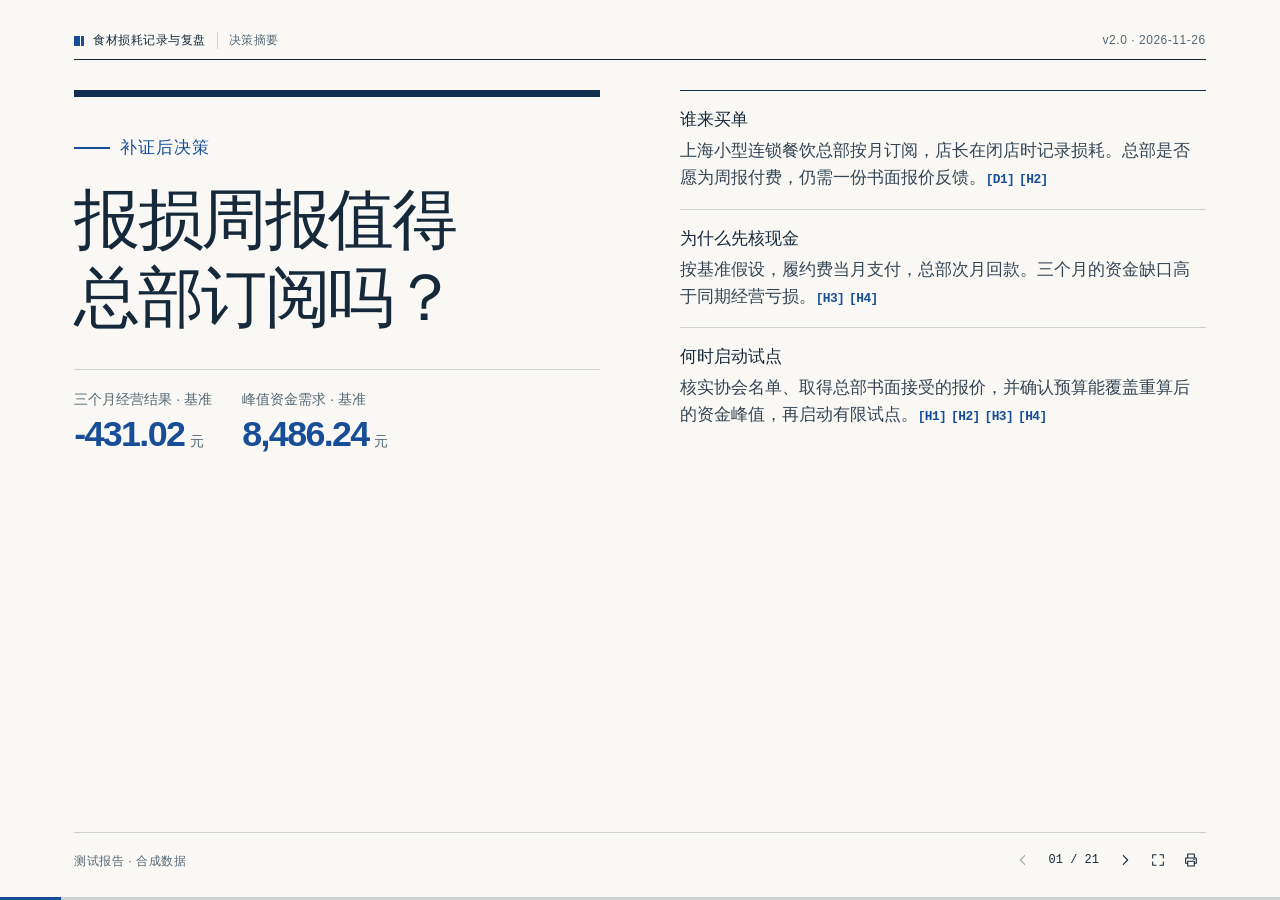
<file: reports/bx-demo/report.html>
<!doctype html>
<html lang="zh-CN" data-theme="boardroom" data-theme-version="1.1">
<head>
  <meta charset="utf-8">
  <meta name="viewport" content="width=device-width, initial-scale=1">
  <title>食材损耗记录与复盘 · 可行性决策 · v2.0 · 2026-11-26</title>
  <style>
/* bxf presentation themes v1.1. The document structure and all data are shared. */
:root {
  color-scheme: light;
  --paper: #f9f8f4;
  --surface: #ffffff;
  --ink: #16293b;
  --body-ink: #344554;
  --muted: #556774;
  --line: #cdd2d1;
  --accent: #174e97;
  --tint: #e9eff6;
  --hero: #122e4e;
  --on-hero: #f5f8fc;
  --scenario-low: #586d80;
  --scenario-base: #215495;
  --scenario-high: #317260;
  --sans: "Helvetica Neue", Arial, "PingFang SC", "Microsoft YaHei", "Noto Sans CJK SC", sans-serif;
  --serif: "Iowan Old Style", "Songti SC", STSong, "Noto Serif CJK SC", SimSun, serif;
  --digits: "SFMono-Regular", Consolas, "Liberation Mono", Menlo, monospace;
  --gutter: clamp(28px, 5.8vw, 9rem);
  --top: clamp(18px, 3.6vh, 3rem);
  --heading-inset: clamp(24px, 3.4vh, 48px);
  --foot: clamp(42px, 6.4vh, 4.8rem);
  --bottom: clamp(7px, 1.2vh, 15px);
  --space: clamp(14px, 2.2vh, 1.8rem);
  --copy-size: clamp(16px, min(1.48vw, 2.7vh), 34px);
  --small-size: clamp(13px, min(1.1vw, 2vh), 22px);
  --heading-size: clamp(30px, min(3.8vw, 6.4vh), 82px);
  --title-size: clamp(40px, min(5.15vw, 8.7vh), 110px);
  --folio-size: clamp(12px, .9vw, 17px);
  --canvas-gap: clamp(5px, .55vw, 12px);
  --cell-pad: clamp(10px, min(1.04vw, 1.9vh), 24px);
  --focus: var(--accent);
  font-family: var(--sans);
  font-synthesis: none;
  background: var(--paper);
  color: var(--ink);
}
:root[data-theme="capital"] {
  color-scheme: dark;
  --paper: #0a1726;
  --surface: #132537;
  --ink: #f2f5f7;
  --body-ink: #d1dde5;
  --muted: #9eafbc;
  --line: #344859;
  --accent: #c6ec96;
  --tint: #1c3436;
  --hero: #badc97;
  --on-hero: #15271c;
  --scenario-low: #8c9fb4;
  --scenario-base: #b4df88;
  --scenario-high: #68c8c1;
  --title-size: clamp(40px, min(5.65vw, 9.45vh), 124px);
}
:root[data-theme="editorial"] {
  --paper: #f2f2f6;
  --surface: #fcfcfe;
  --ink: #23203a;
  --body-ink: #454456;
  --muted: #616173;
  --line: #ccccd6;
  --accent: #51459a;
  --tint: #e7e5f0;
  --hero: #3b3567;
  --on-hero: #fcfbff;
  --scenario-low: #69667b;
  --scenario-base: #6756a7;
  --scenario-high: #3c797a;
  --title-size: clamp(40px, min(5.4vw, 8.8vh), 120px);
}
*, *::before, *::after { box-sizing: border-box; }
html, body { margin: 0; min-height: 100%; }
body { background: var(--paper); color: var(--ink); }
button { font: inherit; color: inherit; }
button:focus-visible, a:focus-visible {
  outline: 2px solid var(--focus);
  outline-offset: 3px;
}
.reveal { background: var(--paper); }
.reveal > :not(.slides):not(.aria-status) { display: none !important; }
.aria-status, .sr-only {
  position: absolute; width: 1px; height: 1px; padding: 0; margin: -1px;
  overflow: hidden; clip-path: inset(50%); white-space: nowrap; border: 0;
}
.slide {
  isolation: isolate;
  position: relative;
  display: flex;
  flex-direction: column;
  min-height: 100vh;
  min-height: 100dvh;
  padding: var(--top) var(--gutter) var(--bottom);
  color: var(--ink);
  background: var(--paper);
  border-bottom: 1px solid var(--line);
  font-size: var(--copy-size);
  line-height: 1.55;
  text-align: start;
  overflow-wrap: anywhere;
}
.slide:focus { outline: none; }
.meta, .footer {
  display: flex;
  flex: none;
  align-items: center;
  gap: .9em;
  color: var(--muted);
  font-size: var(--folio-size);
  line-height: 1.4;
  letter-spacing: .045em;
}
.meta { min-height: 2em; padding: 0 0 .8em; border-bottom: 1px solid var(--line); }
.product { display: inline-flex; align-items: center; gap: .75em; font-weight: 700; color: var(--ink); }
.product::before {
  content: ""; display: inline-block; width: .82em; height: .82em; flex: none;
  background: linear-gradient(90deg, var(--accent) 56%, transparent 56% 69%, var(--accent) 69%);
}
.section-label { padding-inline-start: .9em; border-inline-start: 1px solid var(--line); }
.version { margin-inline-start: auto; font-variant-numeric: tabular-nums; text-align: end; }
.footer { min-height: var(--foot); border-top: 1px solid var(--line); justify-content: space-between; }
.folio, #position { font-family: var(--digits); font-variant-numeric: tabular-nums; }
.page-frame {
  width: 100%;
  flex: 1 0 auto;
  display: flex;
  flex-direction: column;
  justify-content: flex-start;
  gap: clamp(16px, 3.1vh, 3rem);
  padding-block: var(--heading-inset);
}
.page-heading, .page-body { min-width: 0; }
.page-body { display: grid; gap: var(--space); align-content: start; }
.slide :is(h1, h2, h3, p, figure, dl) { margin: 0; }
.slide :is(h1, h2, h3) { color: var(--ink); }
.slide h1, .slide h2 { font-weight: 680; line-height: 1.18; letter-spacing: -.038em; text-wrap: balance; }
.slide h1 { font-size: var(--title-size); }
.slide h2 { font-size: var(--heading-size); }
.slide h3, figcaption { font-size: 1.04em; font-weight: 680; line-height: 1.36; }
.page-body p { color: var(--body-ink); }
.slide .note, .slide .cite { color: var(--muted); font-size: var(--small-size); line-height: 1.55; }
.slide a { color: var(--accent); text-underline-offset: .16em; text-decoration-thickness: 1px; }
.slide a[href^="#"], .slide .ref {
  color: var(--accent);
  font-family: var(--digits); font-weight: 570; font-size: .74em;
  white-space: nowrap; letter-spacing: -.045em; text-decoration: none;
}
.slide a:hover { text-decoration: underline; }
.slide .rows { display: grid; }
.slide .row {
  display: grid; grid-template-columns: minmax(9em, 23%) minmax(0, 1fr);
  align-items: baseline; gap: 1.55em;
  padding: clamp(10px, 1.78vh, 25px) 0;
  border-top: 1px solid var(--line);
}
.slide .row h3 { color: var(--ink); }
.cover .verdict {
  display: inline-flex; width: fit-content; align-items: center; gap: .6em;
  color: var(--accent); font-weight: 700; font-size: .9em; letter-spacing: .055em;
}
.verdict::before { content: ""; width: 2.1em; height: 2px; background: currentColor; }
.cover .page-heading { display: flex; flex-direction: column; gap: var(--space); align-items: start; }
.cover .verdict { order: -1; }
.cover-metrics { display: flex; flex-wrap: wrap; gap: .75em 1.6em; margin-block-start: .65em; }
.metric { display: grid; grid-template-columns: auto 1fr; gap: .15em .28em; align-items: baseline; }
.metric-label { grid-column: 1/-1; color: var(--muted); font-size: var(--small-size); }
.metric-value { color: var(--accent); font-size: clamp(26px, min(2.8vw, 5vh), 68px); font-weight: 560; line-height: 1.13; letter-spacing: -.046em; font-variant-numeric: tabular-nums; }
.metric-unit { color: var(--muted); font-size: .72em; }
.cover .page-frame {
  display: grid; grid-template-columns: minmax(0, 1fr) minmax(0, 1fr);
  align-items: start; align-content: start; gap: clamp(32px, 6.2vw, 140px);
}
.cover .row { display: block; padding: clamp(10px, 1.9vh, 27px) 0; }
.cover .row h3 { margin-bottom: .32em; font-size: .91em; }
.cover .row p { font-size: .92em; }
:root[data-theme="boardroom"] .cover .page-heading { border-top: .42em solid var(--hero); padding-top: clamp(22px, 4.2vh, 4rem); }
:root[data-theme="boardroom"] .cover .row:first-child { border-color: var(--hero); }
:root[data-theme="boardroom"] .cover-metrics { border-top: 1px solid var(--line); width: 100%; padding-block-start: 1em; }
:root[data-theme="boardroom"] .cover .meta { border-bottom-color: var(--ink); }

/* Capital places the decision and key figures above a single horizontal reading line. */
:root[data-theme="capital"] .cover {
  background: radial-gradient(ellipse at 104% -24%, #26455a 0%, transparent 43%), var(--paper);
}
:root[data-theme="capital"] .cover::before {
  content: ""; position: absolute; z-index: -1; inset: 0 0 auto auto;
  width: 57%; height: 57%; pointer-events: none;
  background: repeating-radial-gradient(ellipse at 100% 0%, transparent 0 49px, #bed8ee10 50px 51px, transparent 52px 82px);
  mask-image: linear-gradient(to left, black 15%, transparent), linear-gradient(to bottom, black 15%, transparent);
  mask-composite: intersect;
}
:root[data-theme="capital"] .product::before {
  transform: skew(-12deg);
  background: linear-gradient(90deg, var(--accent) 0 28%, transparent 28% 42%, var(--accent) 42% 100%);
}
:root[data-theme="capital"] .cover .page-frame { display: flex; align-items: stretch; gap: clamp(24px, 5.1vh, 5rem); }
:root[data-theme="capital"] .cover .page-heading:has(.cover-metrics) {
  display: grid; grid-template-columns: 1.35fr .9fr;
  grid-template-areas: "verdict metrics" "title metrics"; gap: .7em 5vw;
}
:root[data-theme="capital"] .cover h1 { max-width: 18em; }
:root[data-theme="capital"] .cover .page-heading:has(.cover-metrics) h1 { grid-area: title; }
:root[data-theme="capital"] .cover .verdict { grid-area: verdict; }
:root[data-theme="capital"] .cover-metrics { grid-area: metrics; align-self: end; justify-self: end; margin: 0; }
:root[data-theme="capital"] .cover .rows { grid-template-columns: repeat(auto-fit, minmax(min(13em, 100%), 1fr)); gap: 2.4vw; }
:root[data-theme="capital"] .cover .row { border-top: 2px solid var(--line); }
:root[data-theme="capital"] .cover .row:first-child { border-color: var(--accent); }
:root[data-theme="capital"] .cover .row h3 { color: var(--accent); margin-bottom: .7em; }
:root[data-theme="capital"] .analysis .rows:has(>.row:nth-child(3)) {
  grid-template-columns: 1fr 1fr; column-gap: 4.5vw;
}
:root[data-theme="capital"] .analysis .rows:has(>.row:nth-child(3)) > .row { display: block; }
:root[data-theme="capital"] .analysis .rows:has(>.row:nth-child(3)) h3 { color: var(--accent); margin-bottom: .5em; }

/* Editorial uses display serif titles, a folio and asymmetrical evidence columns. */
:root[data-theme="editorial"] .slide :is(h1, h2) { font-family: var(--serif); font-weight: 700; letter-spacing: -.04em; line-height: 1.2; }
:root[data-theme="editorial"] .product::before {
  border: 1px solid var(--accent);
  background: linear-gradient(135deg, transparent 43%, var(--accent) 44% 54%, transparent 55%);
}
:root[data-theme="editorial"] .meta { border-bottom: 3px double var(--ink); }
:root[data-theme="editorial"] .cover .page-frame { display: flex; align-items: stretch; gap: clamp(18px, 3.8vh, 4rem); }
:root[data-theme="editorial"] .cover .page-heading { position: relative; padding-inline-start: 1em; border-inline-start: 4px solid var(--accent); }
:root[data-theme="editorial"] .cover .page-heading:has(.cover-metrics) { display: grid; grid-template-columns: minmax(0, 1.5fr) minmax(0, 1fr); grid-template-areas: "verdict metrics" "title metrics"; column-gap: 5vw; }
:root[data-theme="editorial"] .cover .page-heading:has(.cover-metrics) h1 { grid-area: title; }
:root[data-theme="editorial"] .cover .verdict { grid-area: verdict; }
:root[data-theme="editorial"] .cover-metrics { grid-area: metrics; flex-direction: column; justify-self: end; margin: 0; }
:root[data-theme="editorial"] .cover .rows { column-gap: 3.6vw; }
:root[data-theme="editorial"] .cover .rows:has(>.row:nth-child(2)) { grid-template-columns: minmax(0, 1.07fr) minmax(0, 1fr); }
:root[data-theme="editorial"] .cover .rows:has(>.row:nth-child(3))>.row:first-child { grid-row: span 2; border-top: 3px solid var(--ink); }
:root[data-theme="editorial"] .cover .rows:has(>.row:nth-child(3))>.row:first-child h3 { font-family: var(--serif); font-size: 1.48em; }
:root[data-theme="editorial"] .analysis .row { grid-template-columns: minmax(9em, 27%) minmax(0, 1fr); }
:root[data-theme="editorial"] .analysis .row h3 { font-family: var(--serif); font-size: 1.16em; }

.canvas {
  display: grid;
  grid-template-columns: repeat(10, minmax(0, 1fr));
  grid-template-areas:
    "partners partners activities activities value value relations relations segments segments"
    "partners partners resources resources value value channels channels segments segments"
    "costs costs costs costs costs revenue revenue revenue revenue revenue";
  gap: var(--canvas-gap);
}
.cell {
  position: relative; display: flex; flex-direction: column; justify-content: flex-start;
  min-width: 0; padding: var(--cell-pad); color: var(--ink); background: var(--surface);
  border: 1px solid var(--line); transition: box-shadow .18s, background-color .18s;
}
.cell h3 { font-size: .88em; }
.cell p { margin-top: .45em; line-height: 1.47; font-size: .84em; color: var(--body-ink); }
.partners { grid-area: partners; }
.activities { grid-area: activities; }
.resources { grid-area: resources; }
.value { grid-area: value; }
.relations { grid-area: relations; }
.channels { grid-area: channels; }
.segments { grid-area: segments; }
.costs { grid-area: costs; }
.revenue { grid-area: revenue; }
.cell-trigger {
  position: static; cursor: pointer; background: none; border: none; color: inherit;
  padding: 0; text-align: start; font: inherit; line-height: inherit; letter-spacing: inherit;
}
.cell-trigger::after { content: ""; position: absolute; inset: 0; }
.cell a { position: relative; z-index: 1; }
.cell:has(.cell-trigger:focus-visible) { outline: 2px solid var(--focus); outline-offset: 2px; z-index: 1; }
.cell-trigger:focus-visible { outline: none; }
.cell.value {
  justify-content: center; color: var(--on-hero); border-color: var(--hero);
  background: repeating-radial-gradient(ellipse at 112% 108%, transparent 0 18px, #ffffff10 19px 20px, transparent 21px 34px), var(--hero);
}
.cell.value :is(h3, p, a, .ref) { color: var(--on-hero); }
.cell.value h3 { font-size: 1.23em; }
.cell.value p { margin-top: .8em; }
.cell.costs, .cell.revenue { background: var(--tint); border-color: transparent; }
.cell.segments { border-top: 3px solid var(--accent); }
.cell.is-related { box-shadow: inset 0 0 0 2px var(--accent); }
.cell.is-selected { outline: 3px solid var(--accent); outline-offset: 1px; z-index: 2; }
@media (hover: hover) { .cell:has(.cell-trigger:hover) { box-shadow: inset 0 0 0 1.5px var(--accent); } }
:root[data-theme="capital"] .cell { border-radius: 2px; }
:root[data-theme="capital"] .cell.value { background: linear-gradient(155deg, #d4eeb7, var(--hero) 55%, #9abeb0); }
:root[data-theme="editorial"] .canvas { gap: 1px; border: 1px solid var(--line); background: var(--line); }
:root[data-theme="editorial"] .cell { border: 0; }
:root[data-theme="editorial"] .cell h3 { font-family: var(--serif); font-size: 1.02em; }
:root[data-theme="editorial"] .cell.value h3 { font-size: 1.33em; }

table { width: 100%; border-collapse: collapse; text-align: start; font-variant-numeric: tabular-nums; }
th, td { text-align: start; vertical-align: middle; border-bottom: 1px solid var(--line); padding: .43em .65em; }
thead th { border-top: 2px solid var(--ink); color: var(--muted); font-size: .82em; font-weight: 650; }
tbody th { color: var(--body-ink); font-weight: 530; }
.compare :is(td, th):not(:first-child) { text-align: end; }
.compare :is(td, th):first-child { width: 43%; padding-inline-start: .3em; }
.compare thead :nth-child(2) { color: var(--scenario-low); }
.compare thead :nth-child(3), .compare tbody td:nth-child(3) { color: var(--scenario-base); background: var(--tint); font-weight: 700; }
.compare thead :nth-child(4) { color: var(--scenario-high); }
.compare tbody td { font-size: 1.09em; letter-spacing: -.025em; }
.assumptions { font-size: .82em; }
.assumptions th, .assumptions td { padding: .6em .42em; }
:root[data-theme="capital"] thead th { border-top-color: var(--accent); }
:root[data-theme="editorial"] thead th { border-top: 3px double var(--ink); }
.chart { display: grid; gap: .52em; }
figcaption { color: var(--ink); margin-bottom: .3em; }
.barrow { display: grid; grid-template-columns: 4em minmax(0, 1fr) 7em; gap: 1em; align-items: center; }
.barrow>span { font-size: .84em; color: var(--muted); }
.barrow output { text-align: end; font-variant-numeric: tabular-nums; }
.track { height: .6em; background: var(--tint); }
.bar { height: 100%; background: var(--scenario-base); }
.barrow:nth-of-type(1) .bar { background: var(--scenario-low); }
.barrow:nth-of-type(3) .bar { background: var(--scenario-high); }
.trend { width: 100%; min-width: 0; }
.trend svg { display: block; width: 100%; height: clamp(115px, 27vh, 22rem); overflow: visible; }
.trend text { font-family: var(--sans); fill: var(--muted); }
.trend :is(line, path, polyline) { vector-effect: non-scaling-stroke; }
.trend polyline { fill: none; stroke: var(--scenario-base); stroke-width: 3; }
.trend circle { fill: var(--scenario-base); }
.trend line { stroke: var(--line); }
.records { display: grid; gap: .7em; }
.evidence { border-top: 1px solid var(--line); padding-top: .62em; }
.evidence h3 { font-size: .93em; }
.evidence p { margin-top: .22em; font-size: .89em; }
.appendix .row { padding-block: .48em; font-size: .92em; }
.nav, .progress-line { display: none; }
@media screen {
  html.enhanced, .enhanced body, .enhanced .reveal, .enhanced .slides { height: 100%; overflow: hidden; }
  .enhanced .slide { height: 100%; overflow-y: auto; overscroll-behavior: contain; border: 0; }
  .enhanced .slide:not(.present) { display: none !important; }
  .enhanced .footer { padding-inline-end: min(38vw, 315px); }
  .enhanced .folio { display: none; }
  .enhanced .nav {
    position: fixed; z-index: 5; inset-inline-end: var(--gutter);
    bottom: var(--bottom); height: var(--foot);
    display: flex; align-items: center; justify-content: flex-end; gap: 3px;
    color: var(--muted); font-size: var(--folio-size);
  }
  .nav button {
    display: inline-flex; align-items: center; justify-content: center; gap: .3em;
    border: 1px solid transparent; border-radius: 3px;
    min-width: 30px; min-height: 30px; padding: .22em .48em;
    cursor: pointer; background: var(--paper); color: var(--ink);
  }
  .nav button:hover { border-color: var(--line); color: var(--accent); }
  .nav button:disabled { opacity: .37; cursor: default; }
  .nav button svg { width: clamp(16px, 1.2vw, 21px); height: clamp(16px, 1.2vw, 21px); }
  #position { min-width: 5.5em; text-align: center; color: var(--ink); }
  .enhanced .progress-line {
    position: fixed; z-index: 6; inset: auto 0 0; display: block; height: 3px;
    background: var(--line); pointer-events: none;
  }
  .progress-line>span { display: block; width: 100%; height: 100%; background: var(--accent); transform-origin: left; }
}
@media screen and (min-width: 801px) and (max-height: 620px) {
  :root { --top: 12px; --heading-inset: 16px; --space: 9px; --foot: 32px; --bottom: 4px; --cell-pad: 8px; }
  .page-frame { gap: 12px; }
  .slide .row, .cover .row { padding-block: 7px; }
  .meta { padding-bottom: .35em; }
  .cell p { margin-top: .27em; }
}
@media screen and (max-width: 800px) {
  :root {
    --gutter: clamp(17px, 4.4vw, 35px); --top: 16px; --heading-inset: 24px; --space: 14px;
    --copy-size: clamp(16px, 2.6vw, 19px); --small-size: 13px;
    --heading-size: clamp(27px, 4.7vw, 38px); --title-size: clamp(35px, 6vw, 55px);
    --foot: 44px; --bottom: 6px;
  }
  .page-frame { gap: 18px; }
  .slide .row { grid-template-columns: minmax(6em, 24%) minmax(0, 1fr); gap: .8em; }
  .cover .page-frame { gap: 22px; }
  .cover .rows { gap: 0; }
  .canvas {
    grid-template-columns: repeat(3, minmax(0, 1fr));
    grid-template-areas: "partners activities value" "resources relations segments" "channels costs revenue";
  }
  .cell { --cell-pad: 9px; }
  .cell h3 { font-size: .9em; }
  .cell.value h3 { font-size: 1em; }
  .cell p { font-size: .82em; }
  .nav { background: var(--paper); }
}
@media screen and (max-width: 620px) {
  .slide { padding-bottom: calc(var(--foot) + var(--bottom)); }
  .meta { flex-wrap: wrap; row-gap: 3px; }
  .meta .version { font-size: .9em; }
  .page-frame { padding-block-end: 16px; }
  .cover .page-frame, :root[data-theme] .cover .page-frame { display: flex; align-items: stretch; justify-content: flex-start; gap: 20px; }
  :root[data-theme] .cover .page-heading:has(.cover-metrics) { display: flex; }
  :root[data-theme] .cover .cover-metrics { flex-direction: row; align-self: stretch; padding-top: .65em; }
  :root[data-theme] .cover .rows, :root[data-theme] .analysis .rows { grid-template-columns: 1fr; }
  :root[data-theme] .cover .rows>.row:first-child { grid-row: auto; }
  :root[data-theme] .slide .row { display: block; padding-block: 10px; }
  .slide .row h3 { margin-bottom: .35em; }
  :root[data-theme] .cover .row p { font-size: .95em; }
  .enhanced .footer { padding: 9px 0 0; min-height: 0; }
  .enhanced .nav { inset: auto 0 0; height: var(--foot); padding-inline: var(--gutter); border-top: 1px solid var(--line); }
  .barrow { grid-template-columns: 2.3em minmax(0, 1fr) 5em; gap: .55em; }
  .assumptions { font-size: 12px; }
  th, td { padding: .4em .25em; }
  .compare tbody td { font-size: .98em; }
  .cover-metrics { gap: .75em 1.25em; }
}
@media screen and (prefers-reduced-motion: no-preference) {
  .enhanced:not(.poster) .slide.present .page-frame { animation: deck-arrive .23s ease-out both; }
  @keyframes deck-arrive { from { transform: translateY(5px); opacity: .52; } to { transform: none; opacity: 1; } }
}
@media (prefers-reduced-motion: reduce) {
  *, *::before, *::after { transition-duration: 0s !important; animation-duration: .01ms !important; }
}
@page { size: A4 landscape; margin: 0; }
@media print {
  :root {
    --top: 9mm; --heading-inset: 4mm; --gutter: 13mm; --bottom: 4mm; --foot: 7mm; --space: 3mm;
    --copy-size: 12pt; --small-size: 9pt; --folio-size: 8pt; --heading-size: 25pt;
    --title-size: 36pt !important; --cell-pad: 2.5mm; --canvas-gap: 1.2mm;
  }
  *, *::before, *::after { -webkit-print-color-adjust: exact; print-color-adjust: exact; }
  html, body, .reveal, .slides { display: block !important; width: auto !important; height: auto !important; overflow: visible !important; }
  .reveal .slides > .slide, .reveal .slides > .slide[hidden] {
    display: flex !important; visibility: visible !important; opacity: 1 !important;
    position: relative !important; inset: auto !important; transform: none !important;
    min-height: 209mm; height: auto !important; width: 100%; overflow: visible !important;
    border: 0; break-after: page;
  }
  .reveal .slides>.slide:last-child { break-after: auto; }
  .page-frame, :root[data-theme] .cover .page-frame { padding-block: var(--heading-inset); gap: 5mm; }
  .cover .page-frame { column-gap: 12mm; }
  .slide .row, .cover .row { padding-block: 2.5mm; }
  .metric-value { font-size: 24pt; }
  .footer { padding-inline: 0; }
  .folio { display: inline; }
  .nav, .progress-line { display: none !important; }
  .cell, .cell.is-related, .cell.is-selected { outline: 0; box-shadow: none; }
  .trend svg { height: 52mm; }
  .row, .cell, .evidence, tr { break-inside: avoid; }
}
@media screen {
  .poster .nav, .poster .progress-line { display: none; }
  .poster .footer { padding-inline: 0; }
  .poster .folio { display: inline; }
}

  </style>
</head>
<body>
  <main class="reveal" aria-label="可行性分析报告">
    <div class="slides">
<section class="slide cover" data-kind="cover" data-chapter="decision" id="decision" tabindex="-1" aria-labelledby="title-decision"><header class="meta"><span class="product">食材损耗记录与复盘</span><span class="section-label">决策摘要</span><span class="version">v2.0 · 2026-11-26</span></header><div class="page-frame"><div class="page-heading"><h1 id="title-decision">报损周报值得总部订阅吗？</h1><p class="verdict">补证后决策</p><div class="cover-metrics"><article class="metric"><span class="metric-label">三个月经营结果 · 基准</span><strong class="metric-value">-431.02</strong><span class="metric-unit">元</span></article><article class="metric"><span class="metric-label">峰值资金需求 · 基准</span><strong class="metric-value">8,486.24</strong><span class="metric-unit">元</span></article></div></div><div class="page-body"><div class="rows"><article class="row"><h3>谁来买单</h3><p>上海小型连锁餐饮总部按月订阅，店长在闭店时记录损耗。总部是否愿为周报付费，仍需一份书面报价反馈。<a class="ref" href="#evidence-1" aria-label="查看证据 D1">[D1]</a> <a class="ref" href="#evidence-2" aria-label="查看证据 H2">[H2]</a></p></article><article class="row"><h3>为什么先核现金</h3><p>按基准假设，履约费当月支付，总部次月回款。三个月的资金缺口高于同期经营亏损。<a class="ref" href="#evidence-3" aria-label="查看证据 H3">[H3]</a> <a class="ref" href="#evidence-3" aria-label="查看证据 H4">[H4]</a></p></article><article class="row"><h3>何时启动试点</h3><p>核实协会名单、取得总部书面接受的报价，并确认预算能覆盖重算后的资金峰值，再启动有限试点。<a class="ref" href="#evidence-2" aria-label="查看证据 H1">[H1]</a> <a class="ref" href="#evidence-2" aria-label="查看证据 H2">[H2]</a> <a class="ref" href="#evidence-3" aria-label="查看证据 H3">[H3]</a> <a class="ref" href="#evidence-3" aria-label="查看证据 H4">[H4]</a></p></article></div></div></div><footer class="footer"><span class="status">测试报告 · 合成数据</span><span class="folio" aria-label="第 1 页，共 21 页">01 / 21</span></footer></section>
<section class="slide analysis" data-kind="analysis" data-chapter="demand" id="market" tabindex="-1" aria-labelledby="title-market"><header class="meta"><span class="product">食材损耗记录与复盘</span><span class="section-label">市场与需求</span><span class="version">v2.0 · 2026-11-26</span></header><div class="page-frame"><div class="page-heading"><h2 id="title-market">首批客户从本地渠道逐家估算</h2></div><div class="page-body"><div class="rows"><article class="row"><h3>使用场景</h3><p>拟由门店店长在闭店时登记食材、损耗量及原因。连锁总部负责审批，每周复盘一次。能否据此调整备货，需要观察总部的实际处置。<a class="ref" href="#evidence-1" aria-label="查看证据 D1">[D1]</a> <a class="ref" href="#evidence-1" aria-label="查看证据 D2">[D2]</a> <a class="ref" href="#evidence-5" aria-label="查看证据 H8">[H8]</a></p></article><article class="row"><h3>可触达市场</h3><p>只看上海、2027-01 至 2027-03（示例）的小型连锁餐饮企业；按独立连锁总部计数，同一连锁的门店合并。渠道为区域餐饮协会引荐。<a class="ref" href="#evidence-1" aria-label="查看证据 D1">[D1]</a> <a class="ref" href="#evidence-2" aria-label="查看证据 H1">[H1]</a></p></article><article class="row"><h3>首月漏斗</h3><p>基准每月触达 10 家，成交比例 0.2，月接入上限 3 家。模型给出月新签潜量 2 家；并行服务最多 12 家，期末月期望在服 5.42 家。<a class="ref" href="#evidence-2" aria-label="查看证据 H1">[H1]</a></p></article><article class="row"><h3>证据边界</h3><p>协会去重名单与真实转化记录均未取得。先统计独立总部、对接人及拒绝原因，再修正漏斗；此时无法从样例推断全市市场规模。<a class="ref" href="#evidence-2" aria-label="查看证据 H1">[H1]</a></p></article></div></div></div><footer class="footer"><span class="status">测试报告 · 合成数据</span><span class="folio" aria-label="第 2 页，共 21 页">02 / 21</span></footer></section>
<section class="slide analysis" data-kind="analysis" data-chapter="demand" id="alternatives" tabindex="-1" aria-labelledby="title-alternatives"><header class="meta"><span class="product">食材损耗记录与复盘</span><span class="section-label">市场与需求</span><span class="version">v2.0 · 2026-11-26</span></header><div class="page-frame"><div class="page-heading"><h2 id="title-alternatives">先查三种可能取代周报的做法</h2></div><div class="page-body"><div class="rows"><article class="row"><h3>直接竞品</h3><p>先查试点总部现用 ERP 是否已有报损模块、能否沿用门店账号。取正式报价和合同范围，换算每个连锁客户月成本。<a class="ref" href="#evidence-4" aria-label="查看证据 H6">[H6]</a></p></article><article class="row"><h3>间接替代</h3><p>若库存计量误差是主要原因，驻店督导可能更有效。抽查同批报损单，比对人工盘点和周报能发现的问题与工时。<a class="ref" href="#evidence-4" aria-label="查看证据 H6">[H6]</a></p></article><article class="row"><h3>维持现状</h3><p>请门店演示最近一次报损。若群消息和表格已能复盘，并行记录一周，比较新增录入工时和总部处置率。<a class="ref" href="#evidence-4" aria-label="查看证据 H6">[H6]</a></p></article><article class="row"><h3>采购与进入</h3><p>模拟委托选择区域餐饮协会引荐。拟向总部核实审批人、预算与合同流程，再取得书面试点报价反馈。<a class="ref" href="#evidence-1" aria-label="查看证据 D1">[D1]</a> <a class="ref" href="#evidence-2" aria-label="查看证据 H1">[H1]</a> <a class="ref" href="#evidence-2" aria-label="查看证据 H2">[H2]</a></p></article></div></div></div><footer class="footer"><span class="status">测试报告 · 合成数据</span><span class="folio" aria-label="第 3 页，共 21 页">03 / 21</span></footer></section>
<section class="slide analysis" data-kind="analysis" data-chapter="use-and-purchase" id="behavior" tabindex="-1" aria-labelledby="title-behavior"><header class="meta"><span class="product">食材损耗记录与复盘</span><span class="section-label">使用与采购</span><span class="version">v2.0 · 2026-11-26</span></header><div class="page-frame"><div class="page-heading"><h2 id="title-behavior">把兴趣、使用和付款分别验证</h2></div><div class="page-body"><div class="rows"><article class="row"><h3>信任还是客套</h3><p>协会引荐可能促成购买，也可能只换来礼貌回复。分别统计回复、接受报价和付款的总部数。<a class="ref" href="#evidence-4" aria-label="查看证据 H7">[H7]</a></p></article><article class="row"><h3>问责还是费时</h3><p>先观察闭店录入耗时。录入流程相同时比较不同问责顾虑店长的漏填原因，再单独试行简化录入。<a class="ref" href="#evidence-4" aria-label="查看证据 H7">[H7]</a></p></article><article class="row"><h3>周报是否值得续费</h3><p>记录总部因哪条异常调整过备货，按可比营业日核算节省的食材成本、录入工时和订阅费。结合下期实际续费判断。<a class="ref" href="#evidence-5" aria-label="查看证据 H8">[H8]</a> <a class="ref" href="#evidence-2" aria-label="查看证据 H2">[H2]</a></p></article></div></div></div><footer class="footer"><span class="status">测试报告 · 合成数据</span><span class="folio" aria-label="第 4 页，共 21 页">04 / 21</span></footer></section>
<section class="slide analysis" data-kind="analysis" data-chapter="use-and-purchase" id="business-options" tabindex="-1" aria-labelledby="title-business-options"><header class="meta"><span class="product">食材损耗记录与复盘</span><span class="section-label">使用与采购</span><span class="version">v2.0 · 2026-11-26</span></header><div class="page-frame"><div class="page-heading"><h2 id="title-business-options">先测试总部订阅的收付链条</h2></div><div class="page-body"><div class="rows"><article class="row"><h3>方案 A · 月订阅</h3><p>拟向连锁总部报价 1,200 CNY／连锁客户月，经区域餐饮协会引荐接洽。方案含培训和周报，履约工时需随单记录。<a class="ref" href="#evidence-1" aria-label="查看证据 D1">[D1]</a> <a class="ref" href="#evidence-1" aria-label="查看证据 D2">[D2]</a> <a class="ref" href="#evidence-2" aria-label="查看证据 H2">[H2]</a> <a class="ref" href="#evidence-3" aria-label="查看证据 H3">[H3]</a></p></article><article class="row"><h3>方案 B · 单次诊断</h3><p>备选方案按一次现场盘点计价。请同一预算负责人比较两种报价，另记单次驻店人天和差旅，再试算可接受的诊断价格。<a class="ref" href="#evidence-5" aria-label="查看证据 H9">[H9]</a></p></article><article class="row"><h3>当前取舍</h3><p>先核月订阅的签约与资金条件。若客户只愿购买一次诊断，按实际人天、差旅和成交价重做测算。<a class="ref" href="#evidence-1" aria-label="查看证据 D1">[D1]</a> <a class="ref" href="#evidence-2" aria-label="查看证据 H2">[H2]</a> <a class="ref" href="#evidence-5" aria-label="查看证据 H9">[H9]</a></p></article><article class="row"><h3>执行约束</h3><p>拟按连锁隔离数据并逐店授权。开始录入前商定可见范围和留存期限。渠道名单、培训及客服投入仍待核实。<a class="ref" href="#evidence-1" aria-label="查看证据 D2">[D2]</a> <a class="ref" href="#evidence-2" aria-label="查看证据 H1">[H1]</a> <a class="ref" href="#evidence-3" aria-label="查看证据 H3">[H3]</a></p></article></div></div></div><footer class="footer"><span class="status">测试报告 · 合成数据</span><span class="folio" aria-label="第 5 页，共 21 页">05 / 21</span></footer></section>
<section class="slide canvas-slide" data-kind="canvas-slide" data-chapter="canvas" id="canvas" tabindex="-1" aria-labelledby="title-canvas"><header class="meta"><span class="product">食材损耗记录与复盘</span><span class="section-label">商业模式</span><span class="version">v2.0 · 2026-11-26</span></header><div class="page-frame"><div class="page-heading"><h2 id="title-canvas">商业模式画布</h2></div><div class="page-body"><div class="canvas"><article class="cell partners" data-cell="partners" style="grid-area:partners"><h3><button class="cell-trigger" type="button" aria-pressed="false">重要合作伙伴</button></h3><p>拟由区域餐饮协会引荐；名单与合作意愿待核实。<a class="ref" href="#evidence-1" aria-label="查看证据 D1">[D1]</a> <a class="ref" href="#evidence-2" aria-label="查看证据 H1">[H1]</a></p></article><article class="cell activities" data-cell="activities" style="grid-area:activities"><h3><button class="cell-trigger" type="button" aria-pressed="false">关键业务</button></h3><p>配置报损口径，培训店长，汇总异常供总部复盘。<a class="ref" href="#evidence-1" aria-label="查看证据 D2">[D2]</a></p></article><article class="cell resources" data-cell="resources" style="grid-area:resources"><h3><button class="cell-trigger" type="button" aria-pressed="false">核心资源</button></h3><p>报损表单、门店映射、周报规则和运营支持。<a class="ref" href="#evidence-1" aria-label="查看证据 D2">[D2]</a></p></article><article class="cell value" data-cell="value" style="grid-area:value"><h3><button class="cell-trigger" type="button" aria-pressed="false">价值主张</button></h3><p>假设总部会据异常调整备货并减少损耗。<a class="ref" href="#evidence-5" aria-label="查看证据 H8">[H8]</a></p></article><article class="cell relations" data-cell="relations" style="grid-area:relations"><h3><button class="cell-trigger" type="button" aria-pressed="false">客户关系</button></h3><p>拟由总部对接、门店培训，续用以实际续费验证。<a class="ref" href="#evidence-1" aria-label="查看证据 D2">[D2]</a> <a class="ref" href="#evidence-2" aria-label="查看证据 H2">[H2]</a></p></article><article class="cell channels" data-cell="channels" style="grid-area:channels"><h3><button class="cell-trigger" type="button" aria-pressed="false">渠道通路</button></h3><p>区域餐饮协会引荐；月触达 10 家为假设。<a class="ref" href="#evidence-2" aria-label="查看证据 H1">[H1]</a></p></article><article class="cell segments" data-cell="segments" style="grid-area:segments"><h3><button class="cell-trigger" type="button" aria-pressed="false">客户细分</button></h3><p>小型连锁餐饮企业；使用者为门店店长，付费方为连锁总部。<a class="ref" href="#evidence-1" aria-label="查看证据 D1">[D1]</a></p></article><article class="cell costs" data-cell="costs" style="grid-area:costs"><h3><button class="cell-trigger" type="button" aria-pressed="false">成本结构</button></h3><p>基准履约 300 CNY／客户月，新增获客 500 CNY／家，固定 2,200 CNY／月。<a class="ref" href="#evidence-3" aria-label="查看证据 H3">[H3]</a></p></article><article class="cell revenue" data-cell="revenue" style="grid-area:revenue"><h3><button class="cell-trigger" type="button" aria-pressed="false">收入来源</button></h3><p>拟向连锁总部按月报价 1,200 CNY／客户。基准假定账期一个月。<a class="ref" href="#evidence-1" aria-label="查看证据 D1">[D1]</a> <a class="ref" href="#evidence-2" aria-label="查看证据 H2">[H2]</a> <a class="ref" href="#evidence-3" aria-label="查看证据 H4">[H4]</a></p></article></div><p class="note">按基准成本，每客户月贡献 817.2 CNY。期末月按既定新签量，保本需 4 家在服客户。<a class="ref" href="#evidence-2" aria-label="查看证据 H1">[H1]</a> <a class="ref" href="#evidence-2" aria-label="查看证据 H2">[H2]</a> <a class="ref" href="#evidence-3" aria-label="查看证据 H3">[H3]</a></p></div></div><footer class="footer"><span class="status">测试报告 · 合成数据</span><span class="folio" aria-label="第 6 页，共 21 页">06 / 21</span></footer></section>
<section class="slide finance" data-kind="finance" data-chapter="finance" id="finance-1" tabindex="-1" aria-labelledby="title-finance-1"><header class="meta"><span class="product">食材损耗记录与复盘</span><span class="section-label">财务分析</span><span class="version">v2.0 · 2026-11-26</span></header><div class="page-frame"><div class="page-heading"><h2 id="title-finance-1">三个月的收入、成本与资金需求</h2></div><div class="page-body"><div class="table-wrap"><table class="compare"><thead><tr><th scope="col">指标</th><th scope="col">保守</th><th scope="col">基准</th><th scope="col">乐观</th></tr></thead><tbody><tr><th scope="row">月报价（CNY／连锁客户）</th><td>900</td><td>1,200</td><td>1,500</td></tr><tr><th scope="row">期间净收入（CNY）</th><td>2,597.06</td><td>13,194.72</td><td>34,466.85</td></tr><tr><th scope="row">期间贡献毛利（CNY）</th><td>1,022.42</td><td>9,168.98</td><td>27,285.68</td></tr><tr><th scope="row">期间经营结果（CNY）</th><td>-8,037.58</td><td>-431.02</td><td>16,485.68</td></tr><tr><th scope="row">最大现金缺口（CNY）</th><td>12,454.92</td><td>8,486.24</td><td>1,800</td></tr><tr><th scope="row">期末月活跃连锁（期望家数）</th><td>1.39</td><td>5.42</td><td>11.41</td></tr><tr><th scope="row">期末月保本所需在服连锁（家）</th><td>9</td><td>4</td><td>4</td></tr></tbody></table></div><p class="note">2027-01 至 2027-03（示例） · CNY。贡献毛利扣退款、平台分成和履约；经营结果再扣固定开支与获客费用。现金缺口含启动投入及收付账期；保本家数固定期末月新增获客投入。<a class="ref" href="#evidence-2" aria-label="查看证据 H1">[H1]</a> <a class="ref" href="#evidence-2" aria-label="查看证据 H2">[H2]</a> <a class="ref" href="#evidence-3" aria-label="查看证据 H3">[H3]</a> <a class="ref" href="#evidence-3" aria-label="查看证据 H4">[H4]</a> 保守：期末月保本所需活跃客户数超过服务上限。</p></div></div><footer class="footer"><span class="status">测试报告 · 合成数据</span><span class="folio" aria-label="第 7 页，共 21 页">07 / 21</span></footer></section>
<section class="slide finance" data-kind="finance" data-chapter="finance" id="finance-cash" tabindex="-1" aria-labelledby="title-finance-cash"><header class="meta"><span class="product">食材损耗记录与复盘</span><span class="section-label">财务分析</span><span class="version">v2.0 · 2026-11-26</span></header><div class="page-frame"><div class="page-heading"><h2 id="title-finance-cash">资金缺口在第 3 个月达到峰值</h2></div><div class="page-body"><figure class="trend"><figcaption>基准情景 · 月末累计现金 · 人民币元</figcaption><svg viewBox="0 0 940 182" role="img" aria-label="基准情景 · 月末累计现金"><title>基准情景 · 月末累计现金</title><desc>期初至结清月（月序） / 人民币元 · 0：-2,000，1：-5,800，2：-7,905.6，3：-8,486.24，4：-2,431.02</desc><line class="grid-line" x1="102" x2="904" y1="139.0" y2="139.0" /><text class="axis-label" x="92" y="143.0" text-anchor="end">-8,486.24</text><line class="grid-line" x1="102" x2="904" y1="17.0" y2="17.0" /><text class="axis-label" x="92" y="21.0" text-anchor="end">0</text><polyline class="series-line" points="102.0,45.8 302.5,100.4 503.0,130.7 703.5,139.0 904.0,51.9" fill="none"/><circle class="point" cx="102.0" cy="45.8" r="3"><title>期初至结清月（月序） 0 · -2,000</title></circle><text class="axis-label" x="102.0" y="158" text-anchor="middle">0</text><circle class="point" cx="302.5" cy="100.4" r="3"><title>期初至结清月（月序） 1 · -5,800</title></circle><text class="axis-label" x="302.5" y="158" text-anchor="middle">1</text><circle class="point" cx="503.0" cy="130.7" r="3"><title>期初至结清月（月序） 2 · -7,905.6</title></circle><text class="axis-label" x="503.0" y="158" text-anchor="middle">2</text><circle class="point" cx="703.5" cy="139.0" r="3"><title>期初至结清月（月序） 3 · -8,486.24</title></circle><text class="axis-label" x="703.5" y="158" text-anchor="middle">3</text><circle class="point" cx="904.0" cy="51.9" r="3"><title>期初至结清月（月序） 4 · -2,431.02</title></circle><text class="axis-label" x="904.0" y="158" text-anchor="middle">4</text><text class="axis-label" x="904" text-anchor="end" y="180">期初至结清月（月序）</text></svg></figure><div class="rows"><article class="row"><h3>如何读这条曲线</h3><p>第 0 月支付启动费用。第 3 月末累计现金为 -8,486.24 元。第 4 月收回尾款后为 -2,431.02 元。曲线按到期足额回款计算。<a class="ref" href="#evidence-3" aria-label="查看证据 H3">[H3]</a> <a class="ref" href="#evidence-3" aria-label="查看证据 H4">[H4]</a></p></article></div></div></div><footer class="footer"><span class="status">测试报告 · 合成数据</span><span class="folio" aria-label="第 8 页，共 21 页">08 / 21</span></footer></section>
<section class="slide finance" data-kind="finance" data-chapter="finance" id="sensitivity" tabindex="-1" aria-labelledby="title-sensitivity"><header class="meta"><span class="product">食材损耗记录与复盘</span><span class="section-label">财务分析</span><span class="version">v2.0 · 2026-11-26</span></header><div class="page-frame"><div class="page-heading"><h2 id="title-sensitivity">价格要覆盖单位履约和期末月的投入</h2></div><div class="page-body"><figure class="chart"><figcaption>期末月保本报价（CNY／连锁客户月）</figcaption><div class="barrow" data-scenario="conservative"><span>保守</span><div class="track" aria-hidden="true"><div class="bar" style="width:100.0000%"></div></div><output>3,005.24</output></div><div class="barrow" data-scenario="base"><span>基准</span><div class="track" aria-hidden="true"><div class="bar" style="width:31.8244%"></div></div><output>956.4</output></div><div class="barrow" data-scenario="optimistic"><span>乐观</span><div class="track" aria-hidden="true"><div class="bar" style="width:19.7997%"></div></div><output>595.03</output></div></figure><div class="rows"><article class="row"><h3>临界值</h3><p>在基准情景的期末月规模下，报价至少达到 956.4 CNY／客户月才能当月保本。退款、分成、服务成本变化时应重新计算。<a class="ref" href="#evidence-2" aria-label="查看证据 H1">[H1]</a> <a class="ref" href="#evidence-2" aria-label="查看证据 H2">[H2]</a> <a class="ref" href="#evidence-3" aria-label="查看证据 H3">[H3]</a></p></article><article class="row"><h3>反方复核</h3><p>报价超过保本价仍需验证付款预算和实际回款。试点续测先看付款与记录，扩大投入还需查总部净收益和真实续费。<a class="ref" href="#evidence-2" aria-label="查看证据 H2">[H2]</a> <a class="ref" href="#evidence-3" aria-label="查看证据 H4">[H4]</a> <a class="ref" href="#evidence-4" aria-label="查看证据 H5">[H5]</a> <a class="ref" href="#evidence-5" aria-label="查看证据 H8">[H8]</a></p></article></div></div></div><footer class="footer"><span class="status">测试报告 · 合成数据</span><span class="folio" aria-label="第 9 页，共 21 页">09 / 21</span></footer></section>
<section class="slide analysis" data-kind="analysis" data-chapter="handoff" id="handoff" tabindex="-1" aria-labelledby="title-handoff"><header class="meta"><span class="product">食材损耗记录与复盘</span><span class="section-label">范围与约束</span><span class="version">v2.0 · 2026-11-26</span></header><div class="page-frame"><div class="page-heading"><h2 id="title-handoff">先补齐试点依据，再决定是否开试</h2></div><div class="page-body"><div class="rows"><article class="row"><h3>已确认选择（模拟委托）</h3><p>小型连锁餐饮企业为客群，门店店长录入，连锁总部拍板并付款。拟按连锁客户按月订阅，按连锁隔离，店长仅见本店。<a class="ref" href="#evidence-1" aria-label="查看证据 D1">[D1]</a> <a class="ref" href="#evidence-1" aria-label="查看证据 D2">[D2]</a></p></article><article class="row"><h3>纳入与排除</h3><p>本轮核对名单、书面报价与预算。若获准试点，再纳入门店报损或零报损、总部周复盘及报价到账记录。自动采购、POS 集成与全量推广另议。<a class="ref" href="#evidence-1" aria-label="查看证据 D1">[D1]</a> <a class="ref" href="#evidence-1" aria-label="查看证据 D2">[D2]</a></p></article><article class="row"><h3>试点继续门槛</h3><p>暂拟向10家独立总部报价，账期届满至少2家付首期，且连续4周有效记录店日占计划营业店日至少80%。同时达标才继续验证收益。<a class="ref" href="#evidence-4" aria-label="查看证据 H5">[H5]</a> <a class="ref" href="#evidence-5" aria-label="查看证据 H8">[H8]</a></p></article><article class="row"><h3>未决事项</h3><p>协会名单、总部预算、漏填原因与数据留存期限均待确认，分别向渠道、预算人、店长与总部运营核实。<a class="ref" href="#evidence-2" aria-label="查看证据 H1">[H1]</a> <a class="ref" href="#evidence-2" aria-label="查看证据 H2">[H2]</a> <a class="ref" href="#evidence-4" aria-label="查看证据 H7">[H7]</a> <a class="ref" href="#evidence-1" aria-label="查看证据 D2">[D2]</a></p></article></div></div></div><footer class="footer"><span class="status">测试报告 · 合成数据</span><span class="folio" aria-label="第 10 页，共 21 页">10 / 21</span></footer></section>
<section class="slide appendix" data-kind="appendix" data-chapter="evidence" id="evidence-1" tabindex="-1" aria-labelledby="title-evidence-1"><header class="meta"><span class="product">食材损耗记录与复盘</span><span class="section-label">证据附录</span><span class="version">v2.0 · 2026-11-26</span></header><div class="page-frame"><div class="page-heading"><h2 id="title-evidence-1">附录 · 证据与边界（1）</h2></div><div class="page-body"><div class="records"><article class="evidence"><h3>D1 · 试点对象与渠道</h3><p>合成情境给定上海小型连锁餐饮、门店店长录入、总部审批并按连锁客户月付、协会引荐。这些是模拟用户选择，渠道可用性及客户意愿仍待实查。</p><p class="cite">用户输入 · 2027-01 至 2027-03（示例） · 定性<br>来源　model.json 的 business 对象（模拟委托）</p></article><article class="evidence"><h3>D2 · 拟议的试点交付范围</h3><p>合成范围为闭店逐日报损或确认零报损、总部每周复盘、培训与报价收款记录。各连锁隔离且店长仅见本店。自动采购、POS 集成及推广另议。</p><p class="cite">用户输入 · 试点期（示例） · 定性<br>来源　brief.json 的 handoff（模拟委托的范围记录）</p></article></div></div></div><footer class="footer"><span class="status">测试报告 · 合成数据</span><span class="folio" aria-label="第 11 页，共 21 页">11 / 21</span></footer></section>
<section class="slide appendix" data-kind="appendix" data-chapter="evidence" id="evidence-2" tabindex="-1" aria-labelledby="title-evidence-2"><header class="meta"><span class="product">食材损耗记录与复盘</span><span class="section-label">证据附录</span><span class="version">v2.0 · 2026-11-26</span></header><div class="page-frame"><div class="page-heading"><h2 id="title-evidence-2">附录 · 证据与边界（2）</h2></div><div class="page-body"><div class="records"><article class="evidence"><h3>H1 · 获客与容量</h3><p>以下均为压力测试点，按保守／基准／乐观排列。每月独立总部触达6／10／15家、转化10%／20%／30%、接入2／3／4家、可并行服务6／12／15家。请用去重名单、签单和培训工时核实。</p><p class="cite">待验证假设 · 2027-01 至 2027-03（示例） · 客户及比例<br>来源　model.json 的 leads、conversion、onboarding_capacity、active_capacity（合成输入）</p></article><article class="evidence"><h3>H2 · 价格与续用</h3><p>按保守／基准／乐观，每总部月报价900／1200／1500元、按月留存75%／90%／95%、按账单金额退款5%／2%／1%。三组报价均未向真实客户发出，须分别核对订单、续约和退款。</p><p class="cite">待验证假设 · 2027-01 至 2027-03（示例） · CNY及比例<br>来源　model.json 的 price、retention、refund（合成输入）</p></article></div></div></div><footer class="footer"><span class="status">测试报告 · 合成数据</span><span class="folio" aria-label="第 12 页，共 21 页">12 / 21</span></footer></section>
<section class="slide appendix" data-kind="appendix" data-chapter="evidence" id="evidence-3" tabindex="-1" aria-labelledby="title-evidence-3"><header class="meta"><span class="product">食材损耗记录与复盘</span><span class="section-label">证据附录</span><span class="version">v2.0 · 2026-11-26</span></header><div class="page-frame"><div class="page-heading"><h2 id="title-evidence-3">附录 · 证据与边界（3）</h2></div><div class="page-body"><div class="records"><article class="evidence"><h3>H3 · 获客履约与运营成本</h3><p>按保守／基准／乐观，分成8%／5%／4%，每活跃客户月履约450／300／250元，每新客获客700／500／350元，月固定2600／2200／2200元，启动2500／2000／1800元。须核渠道条款、工时和账单。</p><p class="cite">待验证假设 · 2027-01 至 2027-03（示例） · CNY及比例<br>来源　model.json 的 share、variable_cost、cac、fixed、setup（合成输入）</p></article><article class="evidence"><h3>H4 · 现金账期</h3><p>按保守／基准／乐观，客户账期为2／1／0个月，履约费均当月支付。假设到期款能结清，以合同和实际到账日期核实。</p><p class="cite">待验证假设 · 2027-01 至 2027-03（示例） · 月<br>来源　model.json 的 collection_lag、payment_lag（合成输入）</p></article></div></div></div><footer class="footer"><span class="status">测试报告 · 合成数据</span><span class="folio" aria-label="第 13 页，共 21 页">13 / 21</span></footer></section>
<section class="slide appendix" data-kind="appendix" data-chapter="evidence" id="evidence-4" tabindex="-1" aria-labelledby="title-evidence-4"><header class="meta"><span class="product">食材损耗记录与复盘</span><span class="section-label">证据附录</span><span class="version">v2.0 · 2026-11-26</span></header><div class="page-frame"><div class="page-heading"><h2 id="title-evidence-4">附录 · 证据与边界（4）</h2></div><div class="page-body"><div class="records"><article class="evidence"><h3>H5 · 试点判断条件</h3><p>示例暂拟向10家独立总部报价，账期届满至少2家付首期，且门店4周有效记录店日占计划营业店日至少80%。仅作为续测门槛。任一未达暂停，缺有效样本则补证。</p><p class="cite">待验证假设 · 4周及首期账期届满（示例） · 总部家数及店日比例<br>来源　brief.json 的 actions（拟议的试验门槛）</p></article><article class="evidence"><h3>H6 · 替代方案</h3><p>待查三个候选方案：现有 ERP 是否含报损模块，现场盘点能否纠正计量误差，现用群消息与表格能否直接复盘。用现行流程、合同报价与同店记录核实。</p><p class="cite">待验证假设 · 调研准备阶段（示例） · 定性<br>来源　brief.json 的 alternatives（示例研究提纲）</p></article><article class="evidence"><h3>H7 · 购买与录入行为</h3><p>协会引荐可能取得信任，也可能只换来礼貌回复。担心问责或录入费时都可能导致漏填。观察首款、填写耗时和缺报原因以区分解释。</p><p class="cite">待验证假设 · 调研准备阶段（示例） · 定性<br>来源　brief.json 的 behavior（示例研究提纲）</p></article></div></div></div><footer class="footer"><span class="status">测试报告 · 合成数据</span><span class="folio" aria-label="第 14 页，共 21 页">14 / 21</span></footer></section>
<section class="slide appendix" data-kind="appendix" data-chapter="evidence" id="evidence-5" tabindex="-1" aria-labelledby="title-evidence-5"><header class="meta"><span class="product">食材损耗记录与复盘</span><span class="section-label">证据附录</span><span class="version">v2.0 · 2026-11-26</span></header><div class="page-frame"><div class="page-heading"><h2 id="title-evidence-5">附录 · 证据与边界（5）</h2></div><div class="page-body"><div class="records"><article class="evidence"><h3>H8 · 总部获得的价值</h3><p>总部可能为“根据周报调整备货”续费。先查具体处置记录，再按可比营业日核算节省的食材成本，扣除新增工时及订阅费。需要排除客流变化等解释。</p><p class="cite">待验证假设 · 至少一个续费周期（示例） · 定性及CNY<br>来源　brief.json 的 behavior 与 actions（示例验证设计）</p></article><article class="evidence"><h3>H9 · 单次诊断的交付经济性</h3><p>部分总部可能更愿为一次现场盘点付费。单次收费、差旅、人天和复购频次均未知，拟请同一预算负责人比较两份真实报价。</p><p class="cite">待验证假设 · 调研准备阶段（示例） · 定性<br>来源　brief.json 的 business-options（示例方案假设）</p></article></div></div></div><footer class="footer"><span class="status">测试报告 · 合成数据</span><span class="folio" aria-label="第 15 页，共 21 页">15 / 21</span></footer></section>
<section class="slide appendix" data-kind="appendix" data-chapter="inputs" id="inputs-1" tabindex="-1" aria-labelledby="title-inputs-1"><header class="meta"><span class="product">食材损耗记录与复盘</span><span class="section-label">模型附录</span><span class="version">v2.0 · 2026-11-26</span></header><div class="page-frame"><div class="page-heading"><h2 id="title-inputs-1">附录 · 情景参数（1）</h2></div><div class="page-body"><div class="table-wrap"><table class="assumptions"><thead><tr><th scope="col">变量</th><th scope="col">单位</th><th scope="col">保守</th><th scope="col">基准</th><th scope="col">乐观</th><th scope="col">来源</th><th scope="col">期间</th></tr></thead><tbody><tr><th scope="row">每月独立触达的潜在客户</th><td>客户/月</td><td>6</td><td>10</td><td>15</td><td><a class="ref" href="#evidence-2" aria-label="查看证据 H1">[H1]</a></td><td>2027-01 至 2027-03（示例）</td></tr><tr><th scope="row">触达后成为付费客户的比例</th><td>比例</td><td>0.1</td><td>0.2</td><td>0.3</td><td><a class="ref" href="#evidence-2" aria-label="查看证据 H1">[H1]</a></td><td>2027-01 至 2027-03（示例）</td></tr><tr><th scope="row">每月接入能力</th><td>客户/月</td><td>2</td><td>3</td><td>4</td><td><a class="ref" href="#evidence-2" aria-label="查看证据 H1">[H1]</a></td><td>2027-01 至 2027-03（示例）</td></tr><tr><th scope="row">可同时服务的客户上限</th><td>客户</td><td>6</td><td>12</td><td>15</td><td><a class="ref" href="#evidence-2" aria-label="查看证据 H1">[H1]</a></td><td>2027-01 至 2027-03（示例）</td></tr><tr><th scope="row">上月活跃客户本月留存率</th><td>比例</td><td>0.75</td><td>0.9</td><td>0.95</td><td><a class="ref" href="#evidence-2" aria-label="查看证据 H2">[H2]</a></td><td>2027-01 至 2027-03（示例）</td></tr></tbody></table></div></div></div><footer class="footer"><span class="status">测试报告 · 合成数据</span><span class="folio" aria-label="第 16 页，共 21 页">16 / 21</span></footer></section>
<section class="slide appendix" data-kind="appendix" data-chapter="inputs" id="inputs-2" tabindex="-1" aria-labelledby="title-inputs-2"><header class="meta"><span class="product">食材损耗记录与复盘</span><span class="section-label">模型附录</span><span class="version">v2.0 · 2026-11-26</span></header><div class="page-frame"><div class="page-heading"><h2 id="title-inputs-2">附录 · 情景参数（2）</h2></div><div class="page-body"><div class="table-wrap"><table class="assumptions"><thead><tr><th scope="col">变量</th><th scope="col">单位</th><th scope="col">保守</th><th scope="col">基准</th><th scope="col">乐观</th><th scope="col">来源</th><th scope="col">期间</th></tr></thead><tbody><tr><th scope="row">含退款前的月订阅报价</th><td>CNY/客户/月</td><td>900</td><td>1,200</td><td>1,500</td><td><a class="ref" href="#evidence-2" aria-label="查看证据 H2">[H2]</a></td><td>2027-01 至 2027-03（示例）</td></tr><tr><th scope="row">按当月账单金额计的退款率</th><td>比例</td><td>0.05</td><td>0.02</td><td>0.01</td><td><a class="ref" href="#evidence-2" aria-label="查看证据 H2">[H2]</a></td><td>2027-01 至 2027-03（示例）</td></tr><tr><th scope="row">按退款后收入计的平台分成率</th><td>比例</td><td>0.08</td><td>0.05</td><td>0.04</td><td><a class="ref" href="#evidence-3" aria-label="查看证据 H3">[H3]</a></td><td>2027-01 至 2027-03（示例）</td></tr><tr><th scope="row">每活跃客户月履约支出</th><td>CNY/客户/月</td><td>450</td><td>300</td><td>250</td><td><a class="ref" href="#evidence-3" aria-label="查看证据 H3">[H3]</a></td><td>2027-01 至 2027-03（示例）</td></tr><tr><th scope="row">每新增客户获客支出</th><td>CNY/新客户</td><td>700</td><td>500</td><td>350</td><td><a class="ref" href="#evidence-3" aria-label="查看证据 H3">[H3]</a></td><td>2027-01 至 2027-03（示例）</td></tr></tbody></table></div></div></div><footer class="footer"><span class="status">测试报告 · 合成数据</span><span class="folio" aria-label="第 17 页，共 21 页">17 / 21</span></footer></section>
<section class="slide appendix" data-kind="appendix" data-chapter="inputs" id="inputs-3" tabindex="-1" aria-labelledby="title-inputs-3"><header class="meta"><span class="product">食材损耗记录与复盘</span><span class="section-label">模型附录</span><span class="version">v2.0 · 2026-11-26</span></header><div class="page-frame"><div class="page-heading"><h2 id="title-inputs-3">附录 · 情景参数（3）</h2></div><div class="page-body"><div class="table-wrap"><table class="assumptions"><thead><tr><th scope="col">变量</th><th scope="col">单位</th><th scope="col">保守</th><th scope="col">基准</th><th scope="col">乐观</th><th scope="col">来源</th><th scope="col">期间</th></tr></thead><tbody><tr><th scope="row">每月固定运营支出</th><td>CNY/月</td><td>2,600</td><td>2,200</td><td>2,200</td><td><a class="ref" href="#evidence-3" aria-label="查看证据 H3">[H3]</a></td><td>2027-01 至 2027-03（示例）</td></tr><tr><th scope="row">期初一次性启动支出</th><td>CNY</td><td>2,500</td><td>2,000</td><td>1,800</td><td><a class="ref" href="#evidence-3" aria-label="查看证据 H3">[H3]</a></td><td>2027-01 至 2027-03（示例）</td></tr><tr><th scope="row">客户回款账期</th><td>月</td><td>2</td><td>1</td><td>0</td><td><a class="ref" href="#evidence-3" aria-label="查看证据 H4">[H4]</a></td><td>2027-01 至 2027-03（示例）</td></tr><tr><th scope="row">履约费付款账期</th><td>月</td><td>0</td><td>0</td><td>0</td><td><a class="ref" href="#evidence-3" aria-label="查看证据 H4">[H4]</a></td><td>2027-01 至 2027-03（示例）</td></tr></tbody></table></div></div></div><footer class="footer"><span class="status">测试报告 · 合成数据</span><span class="folio" aria-label="第 18 页，共 21 页">18 / 21</span></footer></section>
<section class="slide appendix" data-kind="appendix" data-chapter="formulas" id="formulas-1" tabindex="-1" aria-labelledby="title-formulas-1"><header class="meta"><span class="product">食材损耗记录与复盘</span><span class="section-label">模型附录</span><span class="version">v2.0 · 2026-11-26</span></header><div class="page-frame"><div class="page-heading"><h2 id="title-formulas-1">附录 · 计算口径</h2></div><div class="page-body"><div class="rows"><article class="row"><h3>容量与留存</h3><p>留存 = 上月活跃 × 留存率；漏斗新签 = min(触达 × 转化率，月接入上限)；实际新签 = min(漏斗新签，并行上限 − 留存)。</p></article><article class="row"><h3>可得客户</h3><p>当月活跃 = 留存 + 实际新签。当期累计新签为各月实际新签之和。初始客户为零，小数客户为规划期望值。</p></article><article class="row"><h3>收入与贡献</h3><p>净收入 = 活跃 × 月报价 × (1 − 退款率)；贡献 = 净收入 × (1 − 分成率) − 活跃 × 单位履约费。</p></article><article class="row"><h3>期间经营结果</h3><p>各月贡献减去各月固定费和实际新签 × 获客成本后加总。一次性启动支出单列入现金流。</p></article></div></div></div><footer class="footer"><span class="status">测试报告 · 合成数据</span><span class="folio" aria-label="第 19 页，共 21 页">19 / 21</span></footer></section>
<section class="slide appendix" data-kind="appendix" data-chapter="formulas" id="formulas-2" tabindex="-1" aria-labelledby="title-formulas-2"><header class="meta"><span class="product">食材损耗记录与复盘</span><span class="section-label">模型附录</span><span class="version">v2.0 · 2026-11-26</span></header><div class="page-frame"><div class="page-heading"><h2 id="title-formulas-2">附录 · 计算口径（续 2）</h2></div><div class="page-body"><div class="rows"><article class="row"><h3>单月保本</h3><p>期末月所需活跃数 = (固定费 + 期末月获客支出) ÷ 单位贡献，向上取整；计算假定该月获客支出不变。</p></article><article class="row"><h3>期末临界月价</h3><p>在期末月活跃量与新签量不变时，((固定费 + 该月获客支出) ÷ 活跃量 + 单位履约费) ÷ [(1 − 退款率) × (1 − 分成率)]，向上取分。</p></article><article class="row"><h3>资金峰值</h3><p>月末累计现金从负启动支出起算；净收入扣分成后按回款账期收现；履约费按付款账期支付，固定费与获客费当月付。最低累计现金取负即峰值资金需求，含尾款结清。</p></article></div></div></div><footer class="footer"><span class="status">测试报告 · 合成数据</span><span class="folio" aria-label="第 20 页，共 21 页">20 / 21</span></footer></section>
<section class="slide analysis" data-kind="analysis" data-chapter="actions" id="actions" tabindex="-1" aria-labelledby="title-actions"><header class="meta"><span class="product">食材损耗记录与复盘</span><span class="section-label">验证计划</span><span class="version">v2.0 · 2026-11-26</span></header><div class="page-frame"><div class="page-heading"><h2 id="title-actions">先核资金和书面报价，再按结果决定投入</h2></div><div class="page-body"><div class="rows"><article class="row"><h3>取得试点依据</h3><p>先核渠道名单并向总部报价。取得书面接受后，用实际成本与账期重算资金峰值（示例基准 8,486.24 CNY），与核准预算比较后决定是否试点。<a class="ref" href="#evidence-2" aria-label="查看证据 H1">[H1]</a> <a class="ref" href="#evidence-2" aria-label="查看证据 H2">[H2]</a> <a class="ref" href="#evidence-3" aria-label="查看证据 H3">[H3]</a> <a class="ref" href="#evidence-3" aria-label="查看证据 H4">[H4]</a></p></article><article class="row"><h3>记录付款和使用</h3><p>若获准试点，渠道负责人统计10家去重总部的首款，账期届满至少2家按报价支付。产品负责人用完整报损或明确零报损的唯一店日除以计划营业店日，4周至少80%。<a class="ref" href="#evidence-3" aria-label="查看证据 H4">[H4]</a> <a class="ref" href="#evidence-4" aria-label="查看证据 H5">[H5]</a></p></article><article class="row"><h3>检验实际收益</h3><p>两项均达标才续测。总部登记备货调整，对照客流相近的营业日，计算节省食材成本扣新增工时与订阅费后的净收益，并核验下期续费。<a class="ref" href="#evidence-5" aria-label="查看证据 H8">[H8]</a> <a class="ref" href="#evidence-2" aria-label="查看证据 H2">[H2]</a></p></article><article class="row"><h3>何时停止</h3><p>预算不足则暂缓。试点任一门槛未达即暂停扩展，缺有效样本先补证。净收益未见改善或未续约，先核实影响因素，再决定是否改测单次诊断。<a class="ref" href="#evidence-4" aria-label="查看证据 H5">[H5]</a> <a class="ref" href="#evidence-5" aria-label="查看证据 H8">[H8]</a> <a class="ref" href="#evidence-5" aria-label="查看证据 H9">[H9]</a></p></article></div></div></div><footer class="footer"><span class="status">测试报告 · 合成数据</span><span class="folio" aria-label="第 21 页，共 21 页">21 / 21</span></footer></section>
    </div>
  </main>
  <nav class="nav" aria-label="报告演示">
    <button type="button" id="previous" title="上一页（←）" aria-label="上一页" aria-keyshortcuts="ArrowLeft ArrowUp PageUp">
      <svg viewBox="0 0 24 24" aria-hidden="true" fill="none" stroke="currentColor" stroke-width="1.7" stroke-linecap="round" stroke-linejoin="round"><path d="M14.5 5.5 8 12l6.5 6.5"/></svg>
    </button>
    <output id="position" aria-label="页码" aria-live="polite" aria-atomic="true"></output>
    <button type="button" id="next" title="下一页（→）" aria-label="下一页" aria-keyshortcuts="ArrowRight ArrowDown PageDown">
      <svg viewBox="0 0 24 24" aria-hidden="true" fill="none" stroke="currentColor" stroke-width="1.7" stroke-linecap="round" stroke-linejoin="round"><path d="m9.5 5.5 6.5 6.5-6.5 6.5"/></svg>
    </button>
    <button type="button" id="fullscreen" title="进入全屏（F）" aria-label="进入全屏" aria-keyshortcuts="F" aria-pressed="false">
      <svg viewBox="0 0 24 24" aria-hidden="true" fill="none" stroke="currentColor" stroke-width="1.6" stroke-linecap="round" stroke-linejoin="round"><path d="M4 9V4h5m6 0h5v5m0 6v5h-5m-6 0H4v-5"/></svg>
    </button>
    <button type="button" id="print" title="打印报告" aria-label="打印报告">
      <svg viewBox="0 0 24 24" aria-hidden="true" fill="none" stroke="currentColor" stroke-width="1.6" stroke-linecap="round" stroke-linejoin="round"><path d="M7 8V3h10v5M7 17H4V9h16v8h-3"/><path d="M7 14h10v7H7zM16 11h1"/></svg>
    </button>
  </nav>
  <div class="progress-line" aria-hidden="true"><span></span></div>
  <script type="text/plain" id="reveal-license">Copyright (C) 2011-2024 Hakim El Hattab, http://hakim.se, and reveal.js contributors

Permission is hereby granted, free of charge, to any person obtaining a copy
of this software and associated documentation files (the "Software"), to deal
in the Software without restriction, including without limitation the rights
to use, copy, modify, merge, publish, distribute, sublicense, and/or sell
copies of the Software, and to permit persons to whom the Software is
furnished to do so, subject to the following conditions:

The above copyright notice and this permission notice shall be included in
all copies or substantial portions of the Software.

THE SOFTWARE IS PROVIDED "AS IS", WITHOUT WARRANTY OF ANY KIND, EXPRESS OR
IMPLIED, INCLUDING BUT NOT LIMITED TO THE WARRANTIES OF MERCHANTABILITY,
FITNESS FOR A PARTICULAR PURPOSE AND NONINFRINGEMENT. IN NO EVENT SHALL THE
AUTHORS OR COPYRIGHT HOLDERS BE LIABLE FOR ANY CLAIM, DAMAGES OR OTHER
LIABILITY, WHETHER IN AN ACTION OF CONTRACT, TORT OR OTHERWISE, ARISING FROM,
OUT OF OR IN CONNECTION WITH THE SOFTWARE OR THE USE OR OTHER DEALINGS IN
THE SOFTWARE.</script>
  <script>/*!
 * reveal.js 5.2.0
 * https://revealjs.com
 * MIT licensed
 *
 * Copyright (C) 2011-2024 Hakim El Hattab, https://hakim.se
 */
!function(e,t){"object"==typeof exports&&"undefined"!=typeof module?module.exports=t():"function"==typeof define&&define.amd?define(t):(e="undefined"!=typeof globalThis?globalThis:e||self).Reveal=t()}(this,(function(){"use strict";const e=(e,t)=>{for(let i in t)e[i]=t[i];return e},t=(e,t)=>Array.from(e.querySelectorAll(t)),i=(e,t,i)=>{i?e.classList.add(t):e.classList.remove(t)},s=e=>{if("string"==typeof e){if("null"===e)return null;if("true"===e)return!0;if("false"===e)return!1;if(e.match(/^-?[\d\.]+$/))return parseFloat(e)}return e},a=(e,t)=>{e.style.transform=t},n=(e,t)=>{let i=e.matches||e.matchesSelector||e.msMatchesSelector;return!(!i||!i.call(e,t))},r=(e,t)=>{if("function"==typeof e.closest)return e.closest(t);for(;e;){if(n(e,t))return e;e=e.parentNode}return null},o=e=>{let t=(e=e||document.documentElement).requestFullscreen||e.webkitRequestFullscreen||e.webkitRequestFullScreen||e.mozRequestFullScreen||e.msRequestFullscreen;t&&t.apply(e)},l=e=>{let t=document.createElement("style");return t.type="text/css",e&&e.length>0&&(t.styleSheet?t.styleSheet.cssText=e:t.appendChild(document.createTextNode(e))),document.head.appendChild(t),t},d=()=>{let e={};location.search.replace(/[A-Z0-9]+?=([\w\.%-]*)/gi,(t=>{e[t.split("=").shift()]=t.split("=").pop()}));for(let t in e){let i=e[t];e[t]=s(unescape(i))}return void 0!==e.dependencies&&delete e.dependencies,e},c={mp4:"video/mp4",m4a:"video/mp4",ogv:"video/ogg",mpeg:"video/mpeg",webm:"video/webm"},h=navigator.userAgent,u=/(iphone|ipod|ipad|android)/gi.test(h)||"MacIntel"===navigator.platform&&navigator.maxTouchPoints>1,g=/android/gi.test(h);var v=function(e){if(e){var t=function(e){return[].slice.call(e)},i=3,s=[],a=null,n="requestAnimationFrame"in e?function(){e.cancelAnimationFrame(a),a=e.requestAnimationFrame((function(){return o(s.filter((function(e){return e.dirty&&e.active})))}))}:function(){},r=function(e){return function(){s.forEach((function(t){return t.dirty=e})),n()}},o=function(e){e.filter((function(e){return!e.styleComputed})).forEach((function(e){e.styleComputed=h(e)})),e.filter(u).forEach(g);var t=e.filter(c);t.forEach(d),t.forEach((function(e){g(e),l(e)})),t.forEach(v)},l=function(e){return e.dirty=0},d=function(e){e.availableWidth=e.element.parentNode.clientWidth,e.currentWidth=e.element.scrollWidth,e.previousFontSize=e.currentFontSize,e.currentFontSize=Math.min(Math.max(e.minSize,e.availableWidth/e.currentWidth*e.previousFontSize),e.maxSize),e.whiteSpace=e.multiLine&&e.currentFontSize===e.minSize?"normal":"nowrap"},c=function(e){return 2!==e.dirty||2===e.dirty&&e.element.parentNode.clientWidth!==e.availableWidth},h=function(t){var i=e.getComputedStyle(t.element,null);return t.currentFontSize=parseFloat(i.getPropertyValue("font-size")),t.display=i.getPropertyValue("display"),t.whiteSpace=i.getPropertyValue("white-space"),!0},u=function(e){var t=!1;return!e.preStyleTestCompleted&&(/inline-/.test(e.display)||(t=!0,e.display="inline-block"),"nowrap"!==e.whiteSpace&&(t=!0,e.whiteSpace="nowrap"),e.preStyleTestCompleted=!0,t)},g=function(e){e.element.style.whiteSpace=e.whiteSpace,e.element.style.display=e.display,e.element.style.fontSize=e.currentFontSize+"px"},v=function(e){e.element.dispatchEvent(new CustomEvent("fit",{detail:{oldValue:e.previousFontSize,newValue:e.currentFontSize,scaleFactor:e.currentFontSize/e.previousFontSize}}))},p=function(e,t){return function(){e.dirty=t,e.active&&n()}},m=function(e){return function(){s=s.filter((function(t){return t.element!==e.element})),e.observeMutations&&e.observer.disconnect(),e.element.style.whiteSpace=e.originalStyle.whiteSpace,e.element.style.display=e.originalStyle.display,e.element.style.fontSize=e.originalStyle.fontSize}},f=function(e){return function(){e.active||(e.active=!0,n())}},y=function(e){return function(){return e.active=!1}},b=function(e){e.observeMutations&&(e.observer=new MutationObserver(p(e,1)),e.observer.observe(e.element,e.observeMutations))},w={minSize:16,maxSize:512,multiLine:!0,observeMutations:"MutationObserver"in e&&{subtree:!0,childList:!0,characterData:!0}},E=null,S=function(){e.clearTimeout(E),E=e.setTimeout(r(2),k.observeWindowDelay)},R=["resize","orientationchange"];return Object.defineProperty(k,"observeWindow",{set:function(t){var i="".concat(t?"add":"remove","EventListener");R.forEach((function(t){e[i](t,S)}))}}),k.observeWindow=!0,k.observeWindowDelay=100,k.fitAll=r(i),k}function A(e,t){var a=Object.assign({},w,t),r=e.map((function(e){var t=Object.assign({},a,{element:e,active:!0});return function(e){e.originalStyle={whiteSpace:e.element.style.whiteSpace,display:e.element.style.display,fontSize:e.element.style.fontSize},b(e),e.newbie=!0,e.dirty=!0,s.push(e)}(t),{element:e,fit:p(t,i),unfreeze:f(t),freeze:y(t),unsubscribe:m(t)}}));return n(),r}function k(e){var i=arguments.length>1&&void 0!==arguments[1]?arguments[1]:{};return"string"==typeof e?A(t(document.querySelectorAll(e)),i):A([e],i)[0]}}("undefined"==typeof window?null:window);class p{constructor(e){this.Reveal=e,this.startEmbeddedIframe=this.startEmbeddedIframe.bind(this)}shouldPreload(e){if(this.Reveal.isScrollView())return!0;let t=this.Reveal.getConfig().preloadIframes;return"boolean"!=typeof t&&(t=e.hasAttribute("data-preload")),t}load(e,i={}){e.style.display=this.Reveal.getConfig().display,t(e,"img[data-src], video[data-src], audio[data-src], iframe[data-src]").forEach((e=>{("IFRAME"!==e.tagName||this.shouldPreload(e))&&(e.setAttribute("src",e.getAttribute("data-src")),e.setAttribute("data-lazy-loaded",""),e.removeAttribute("data-src"))})),t(e,"video, audio").forEach((e=>{let i=0;t(e,"source[data-src]").forEach((e=>{e.setAttribute("src",e.getAttribute("data-src")),e.removeAttribute("data-src"),e.setAttribute("data-lazy-loaded",""),i+=1})),u&&"VIDEO"===e.tagName&&e.setAttribute("playsinline",""),i>0&&e.load()}));let s=e.slideBackgroundElement;if(s){s.style.display="block";let t=e.slideBackgroundContentElement,a=e.getAttribute("data-background-iframe");if(!1===s.hasAttribute("data-loaded")){s.setAttribute("data-loaded","true");let n=e.getAttribute("data-background-image"),r=e.getAttribute("data-background-video"),o=e.hasAttribute("data-background-video-loop"),l=e.hasAttribute("data-background-video-muted");if(n)/^data:/.test(n.trim())?t.style.backgroundImage=`url(${n.trim()})`:t.style.backgroundImage=n.split(",").map((e=>`url(${((e="")=>encodeURI(e).replace(/%5B/g,"[").replace(/%5D/g,"]").replace(/[!'()*]/g,(e=>`%${e.charCodeAt(0).toString(16).toUpperCase()}`)))(decodeURI(e.trim()))})`)).join(",");else if(r){let e=document.createElement("video");o&&e.setAttribute("loop",""),(l||this.Reveal.isSpeakerNotes())&&(e.muted=!0),u&&(e.muted=!0,e.setAttribute("playsinline","")),r.split(",").forEach((t=>{const i=document.createElement("source");i.setAttribute("src",t);let s=((e="")=>c[e.split(".").pop()])(t);s&&i.setAttribute("type",s),e.appendChild(i)})),t.appendChild(e)}else if(a&&!0!==i.excludeIframes){let e=document.createElement("iframe");e.setAttribute("allowfullscreen",""),e.setAttribute("mozallowfullscreen",""),e.setAttribute("webkitallowfullscreen",""),e.setAttribute("allow","autoplay"),e.setAttribute("data-src",a),e.style.width="100%",e.style.height="100%",e.style.maxHeight="100%",e.style.maxWidth="100%",t.appendChild(e)}}let n=t.querySelector("iframe[data-src]");n&&this.shouldPreload(s)&&!/autoplay=(1|true|yes)/gi.test(a)&&n.getAttribute("src")!==a&&n.setAttribute("src",a)}this.layout(e)}layout(e){Array.from(e.querySelectorAll(".r-fit-text")).forEach((e=>{v(e,{minSize:24,maxSize:.8*this.Reveal.getConfig().height,observeMutations:!1,observeWindow:!1})}))}unload(e){e.style.display="none";let i=this.Reveal.getSlideBackground(e);i&&(i.style.display="none",t(i,"iframe[src]").forEach((e=>{e.removeAttribute("src")}))),t(e,"video[data-lazy-loaded][src], audio[data-lazy-loaded][src], iframe[data-lazy-loaded][src]").forEach((e=>{e.setAttribute("data-src",e.getAttribute("src")),e.removeAttribute("src")})),t(e,"video[data-lazy-loaded] source[src], audio source[src]").forEach((e=>{e.setAttribute("data-src",e.getAttribute("src")),e.removeAttribute("src")}))}formatEmbeddedContent(){let e=(e,i,s)=>{t(this.Reveal.getSlidesElement(),"iframe["+e+'*="'+i+'"]').forEach((t=>{let i=t.getAttribute(e);i&&-1===i.indexOf(s)&&t.setAttribute(e,i+(/\?/.test(i)?"&":"?")+s)}))};e("src","youtube.com/embed/","enablejsapi=1"),e("data-src","youtube.com/embed/","enablejsapi=1"),e("src","player.vimeo.com/","api=1"),e("data-src","player.vimeo.com/","api=1")}startEmbeddedContent(e){if(e){const i=this.Reveal.isSpeakerNotes();t(e,'img[src$=".gif"]').forEach((e=>{e.setAttribute("src",e.getAttribute("src"))})),t(e,"video, audio").forEach((e=>{if(r(e,".fragment")&&!r(e,".fragment.visible"))return;let t=this.Reveal.getConfig().autoPlayMedia;if("boolean"!=typeof t&&(t=e.hasAttribute("data-autoplay")||!!r(e,".slide-background")),t&&"function"==typeof e.play){if(i&&!e.muted)return;if(e.readyState>1)this.startEmbeddedMedia({target:e});else if(u){let t=e.play();t&&"function"==typeof t.catch&&!1===e.controls&&t.catch((()=>{e.controls=!0,e.addEventListener("play",(()=>{e.controls=!1}))}))}else e.removeEventListener("loadeddata",this.startEmbeddedMedia),e.addEventListener("loadeddata",this.startEmbeddedMedia)}})),i||(t(e,"iframe[src]").forEach((e=>{r(e,".fragment")&&!r(e,".fragment.visible")||this.startEmbeddedIframe({target:e})})),t(e,"iframe[data-src]").forEach((e=>{r(e,".fragment")&&!r(e,".fragment.visible")||e.getAttribute("src")!==e.getAttribute("data-src")&&(e.removeEventListener("load",this.startEmbeddedIframe),e.addEventListener("load",this.startEmbeddedIframe),e.setAttribute("src",e.getAttribute("data-src")))})))}}startEmbeddedMedia(e){let t=!!r(e.target,"html"),i=!!r(e.target,".present");t&&i&&(e.target.paused||e.target.ended)&&(e.target.currentTime=0,e.target.play()),e.target.removeEventListener("loadeddata",this.startEmbeddedMedia)}startEmbeddedIframe(e){let t=e.target;if(t&&t.contentWindow){let i=!!r(e.target,"html"),s=!!r(e.target,".present");if(i&&s){let e=this.Reveal.getConfig().autoPlayMedia;"boolean"!=typeof e&&(e=t.hasAttribute("data-autoplay")||!!r(t,".slide-background")),/youtube\.com\/embed\//.test(t.getAttribute("src"))&&e?t.contentWindow.postMessage('{"event":"command","func":"playVideo","args":""}',"*"):/player\.vimeo\.com\//.test(t.getAttribute("src"))&&e?t.contentWindow.postMessage('{"method":"play"}',"*"):t.contentWindow.postMessage("slide:start","*")}}}stopEmbeddedContent(i,s={}){s=e({unloadIframes:!0},s),i&&i.parentNode&&(t(i,"video, audio").forEach((e=>{e.hasAttribute("data-ignore")||"function"!=typeof e.pause||(e.setAttribute("data-paused-by-reveal",""),e.pause())})),t(i,"iframe").forEach((e=>{e.contentWindow&&e.contentWindow.postMessage("slide:stop","*"),e.removeEventListener("load",this.startEmbeddedIframe)})),t(i,'iframe[src*="youtube.com/embed/"]').forEach((e=>{!e.hasAttribute("data-ignore")&&e.contentWindow&&"function"==typeof e.contentWindow.postMessage&&e.contentWindow.postMessage('{"event":"command","func":"pauseVideo","args":""}',"*")})),t(i,'iframe[src*="player.vimeo.com/"]').forEach((e=>{!e.hasAttribute("data-ignore")&&e.contentWindow&&"function"==typeof e.contentWindow.postMessage&&e.contentWindow.postMessage('{"method":"pause"}',"*")})),!0===s.unloadIframes&&t(i,"iframe[data-src]").forEach((e=>{e.setAttribute("src","about:blank"),e.removeAttribute("src")})))}}const m=".slides section",f=".slides>section",y=".slides>section.present>section",b=/registerPlugin|registerKeyboardShortcut|addKeyBinding|addEventListener|showPreview/;class w{constructor(e){this.Reveal=e}render(){this.element=document.createElement("div"),this.element.className="slide-number",this.Reveal.getRevealElement().appendChild(this.element)}configure(e,t){let i="none";e.slideNumber&&!this.Reveal.isPrintView()&&("all"===e.showSlideNumber||"speaker"===e.showSlideNumber&&this.Reveal.isSpeakerNotes())&&(i="block"),this.element.style.display=i}update(){this.Reveal.getConfig().slideNumber&&this.element&&(this.element.innerHTML=this.getSlideNumber())}getSlideNumber(e=this.Reveal.getCurrentSlide()){let t,i=this.Reveal.getConfig(),s="h.v";if("function"==typeof i.slideNumber)t=i.slideNumber(e);else{"string"==typeof i.slideNumber&&(s=i.slideNumber),/c/.test(s)||1!==this.Reveal.getHorizontalSlides().length||(s="c");let a=e&&"uncounted"===e.dataset.visibility?0:1;switch(t=[],s){case"c":t.push(this.Reveal.getSlidePastCount(e)+a);break;case"c/t":t.push(this.Reveal.getSlidePastCount(e)+a,"/",this.Reveal.getTotalSlides());break;default:let i=this.Reveal.getIndices(e);t.push(i.h+a);let n="h/v"===s?"/":".";this.Reveal.isVerticalSlide(e)&&t.push(n,i.v+1)}}let a="#"+this.Reveal.location.getHash(e);return this.formatNumber(t[0],t[1],t[2],a)}formatNumber(e,t,i,s="#"+this.Reveal.location.getHash()){return"number"!=typeof i||isNaN(i)?`<a href="${s}">\n\t\t\t\t\t<span class="slide-number-a">${e}</span>\n\t\t\t\t\t</a>`:`<a href="${s}">\n\t\t\t\t\t<span class="slide-number-a">${e}</span>\n\t\t\t\t\t<span class="slide-number-delimiter">${t}</span>\n\t\t\t\t\t<span class="slide-number-b">${i}</span>\n\t\t\t\t\t</a>`}destroy(){this.element.remove()}}class E{constructor(e){this.Reveal=e,this.onInput=this.onInput.bind(this),this.onBlur=this.onBlur.bind(this),this.onKeyDown=this.onKeyDown.bind(this)}render(){this.element=document.createElement("div"),this.element.className="jump-to-slide",this.jumpInput=document.createElement("input"),this.jumpInput.type="text",this.jumpInput.className="jump-to-slide-input",this.jumpInput.placeholder="Jump to slide",this.jumpInput.addEventListener("input",this.onInput),this.jumpInput.addEventListener("keydown",this.onKeyDown),this.jumpInput.addEventListener("blur",this.onBlur),this.element.appendChild(this.jumpInput)}show(){this.indicesOnShow=this.Reveal.getIndices(),this.Reveal.getRevealElement().appendChild(this.element),this.jumpInput.focus()}hide(){this.isVisible()&&(this.element.remove(),this.jumpInput.value="",clearTimeout(this.jumpTimeout),delete this.jumpTimeout)}isVisible(){return!!this.element.parentNode}jump(){clearTimeout(this.jumpTimeout),delete this.jumpTimeout;let e,t=this.jumpInput.value.trim("");if(/^\d+$/.test(t)){const i=this.Reveal.getConfig().slideNumber;if("c"===i||"c/t"===i){const i=this.Reveal.getSlides()[parseInt(t,10)-1];i&&(e=this.Reveal.getIndices(i))}}return e||(/^\d+\.\d+$/.test(t)&&(t=t.replace(".","/")),e=this.Reveal.location.getIndicesFromHash(t,{oneBasedIndex:!0})),!e&&/\S+/i.test(t)&&t.length>1&&(e=this.search(t)),e&&""!==t?(this.Reveal.slide(e.h,e.v,e.f),!0):(this.Reveal.slide(this.indicesOnShow.h,this.indicesOnShow.v,this.indicesOnShow.f),!1)}jumpAfter(e){clearTimeout(this.jumpTimeout),this.jumpTimeout=setTimeout((()=>this.jump()),e)}search(e){const t=new RegExp("\\b"+e.trim()+"\\b","i"),i=this.Reveal.getSlides().find((e=>t.test(e.innerText)));return i?this.Reveal.getIndices(i):null}cancel(){this.Reveal.slide(this.indicesOnShow.h,this.indicesOnShow.v,this.indicesOnShow.f),this.hide()}confirm(){this.jump(),this.hide()}destroy(){this.jumpInput.removeEventListener("input",this.onInput),this.jumpInput.removeEventListener("keydown",this.onKeyDown),this.jumpInput.removeEventListener("blur",this.onBlur),this.element.remove()}onKeyDown(e){13===e.keyCode?this.confirm():27===e.keyCode&&(this.cancel(),e.stopImmediatePropagation())}onInput(e){this.jumpAfter(200)}onBlur(){setTimeout((()=>this.hide()),1)}}const S=e=>{let t=e.match(/^#([0-9a-f]{3})$/i);if(t&&t[1])return t=t[1],{r:17*parseInt(t.charAt(0),16),g:17*parseInt(t.charAt(1),16),b:17*parseInt(t.charAt(2),16)};let i=e.match(/^#([0-9a-f]{6})$/i);if(i&&i[1])return i=i[1],{r:parseInt(i.slice(0,2),16),g:parseInt(i.slice(2,4),16),b:parseInt(i.slice(4,6),16)};let s=e.match(/^rgb\s*\(\s*(\d+)\s*,\s*(\d+)\s*,\s*(\d+)\s*\)$/i);if(s)return{r:parseInt(s[1],10),g:parseInt(s[2],10),b:parseInt(s[3],10)};let a=e.match(/^rgba\s*\(\s*(\d+)\s*,\s*(\d+)\s*,\s*(\d+)\s*,\s*([\d]+|[\d]*.[\d]+)\s*\)$/i);return a?{r:parseInt(a[1],10),g:parseInt(a[2],10),b:parseInt(a[3],10),a:parseFloat(a[4])}:null};class R{constructor(e){this.Reveal=e}render(){this.element=document.createElement("div"),this.element.className="backgrounds",this.Reveal.getRevealElement().appendChild(this.element)}create(){this.element.innerHTML="",this.element.classList.add("no-transition"),this.Reveal.getHorizontalSlides().forEach((e=>{let i=this.createBackground(e,this.element);t(e,"section").forEach((e=>{this.createBackground(e,i),i.classList.add("stack")}))})),this.Reveal.getConfig().parallaxBackgroundImage?(this.element.style.backgroundImage='url("'+this.Reveal.getConfig().parallaxBackgroundImage+'")',this.element.style.backgroundSize=this.Reveal.getConfig().parallaxBackgroundSize,this.element.style.backgroundRepeat=this.Reveal.getConfig().parallaxBackgroundRepeat,this.element.style.backgroundPosition=this.Reveal.getConfig().parallaxBackgroundPosition,setTimeout((()=>{this.Reveal.getRevealElement().classList.add("has-parallax-background")}),1)):(this.element.style.backgroundImage="",this.Reveal.getRevealElement().classList.remove("has-parallax-background"))}createBackground(e,t){let i=document.createElement("div");i.className="slide-background "+e.className.replace(/present|past|future/,"");let s=document.createElement("div");return s.className="slide-background-content",i.appendChild(s),t.appendChild(i),e.slideBackgroundElement=i,e.slideBackgroundContentElement=s,this.sync(e),i}sync(e){const t=e.slideBackgroundElement,i=e.slideBackgroundContentElement,s={background:e.getAttribute("data-background"),backgroundSize:e.getAttribute("data-background-size"),backgroundImage:e.getAttribute("data-background-image"),backgroundVideo:e.getAttribute("data-background-video"),backgroundIframe:e.getAttribute("data-background-iframe"),backgroundColor:e.getAttribute("data-background-color"),backgroundGradient:e.getAttribute("data-background-gradient"),backgroundRepeat:e.getAttribute("data-background-repeat"),backgroundPosition:e.getAttribute("data-background-position"),backgroundTransition:e.getAttribute("data-background-transition"),backgroundOpacity:e.getAttribute("data-background-opacity")},a=e.hasAttribute("data-preload");e.classList.remove("has-dark-background"),e.classList.remove("has-light-background"),t.removeAttribute("data-loaded"),t.removeAttribute("data-background-hash"),t.removeAttribute("data-background-size"),t.removeAttribute("data-background-transition"),t.style.backgroundColor="",i.style.backgroundSize="",i.style.backgroundRepeat="",i.style.backgroundPosition="",i.style.backgroundImage="",i.style.opacity="",i.innerHTML="",s.background&&(/^(http|file|\/\/)/gi.test(s.background)||/\.(svg|png|jpg|jpeg|gif|bmp|webp)([?#\s]|$)/gi.test(s.background)?e.setAttribute("data-background-image",s.background):t.style.background=s.background),(s.background||s.backgroundColor||s.backgroundGradient||s.backgroundImage||s.backgroundVideo||s.backgroundIframe)&&t.setAttribute("data-background-hash",s.background+s.backgroundSize+s.backgroundImage+s.backgroundVideo+s.backgroundIframe+s.backgroundColor+s.backgroundGradient+s.backgroundRepeat+s.backgroundPosition+s.backgroundTransition+s.backgroundOpacity),s.backgroundSize&&t.setAttribute("data-background-size",s.backgroundSize),s.backgroundColor&&(t.style.backgroundColor=s.backgroundColor),s.backgroundGradient&&(t.style.backgroundImage=s.backgroundGradient),s.backgroundTransition&&t.setAttribute("data-background-transition",s.backgroundTransition),a&&t.setAttribute("data-preload",""),s.backgroundSize&&(i.style.backgroundSize=s.backgroundSize),s.backgroundRepeat&&(i.style.backgroundRepeat=s.backgroundRepeat),s.backgroundPosition&&(i.style.backgroundPosition=s.backgroundPosition),s.backgroundOpacity&&(i.style.opacity=s.backgroundOpacity);const n=this.getContrastClass(e);"string"==typeof n&&e.classList.add(n)}getContrastClass(e){const t=e.slideBackgroundElement;let i=e.getAttribute("data-background-color");if(!i||!S(i)){let e=window.getComputedStyle(t);e&&e.backgroundColor&&(i=e.backgroundColor)}if(i){const e=S(i);if(e&&0!==e.a)return"string"==typeof(s=i)&&(s=S(s)),(s?(299*s.r+587*s.g+114*s.b)/1e3:null)<128?"has-dark-background":"has-light-background"}var s;return null}bubbleSlideContrastClassToElement(e,t){["has-light-background","has-dark-background"].forEach((i=>{e.classList.contains(i)?t.classList.add(i):t.classList.remove(i)}),this)}update(e=!1){let i=this.Reveal.getConfig(),s=this.Reveal.getCurrentSlide(),a=this.Reveal.getIndices(),n=null,r=i.rtl?"future":"past",o=i.rtl?"past":"future";if(Array.from(this.element.childNodes).forEach(((i,s)=>{i.classList.remove("past","present","future"),s<a.h?i.classList.add(r):s>a.h?i.classList.add(o):(i.classList.add("present"),n=i),(e||s===a.h)&&t(i,".slide-background").forEach(((e,t)=>{e.classList.remove("past","present","future");const i="number"==typeof a.v?a.v:0;t<i?e.classList.add("past"):t>i?e.classList.add("future"):(e.classList.add("present"),s===a.h&&(n=e))}))})),this.previousBackground&&!this.previousBackground.closest("body")&&(this.previousBackground=null),n&&this.previousBackground){let e=this.previousBackground.getAttribute("data-background-hash"),t=n.getAttribute("data-background-hash");if(t&&t===e&&n!==this.previousBackground){this.element.classList.add("no-transition");const e=n.querySelector("video"),t=this.previousBackground.querySelector("video");if(e&&t){const i=e.parentNode;t.parentNode.appendChild(e),i.appendChild(t)}}}const l=n!==this.previousBackground;if(l&&this.previousBackground&&this.Reveal.slideContent.stopEmbeddedContent(this.previousBackground,{unloadIframes:!this.Reveal.slideContent.shouldPreload(this.previousBackground)}),l&&n){this.Reveal.slideContent.startEmbeddedContent(n);let e=n.querySelector(".slide-background-content");if(e){let t=e.style.backgroundImage||"";/\.gif/i.test(t)&&(e.style.backgroundImage="",window.getComputedStyle(e).opacity,e.style.backgroundImage=t)}this.previousBackground=n}s&&this.bubbleSlideContrastClassToElement(s,this.Reveal.getRevealElement()),setTimeout((()=>{this.element.classList.remove("no-transition")}),10)}updateParallax(){let e=this.Reveal.getIndices();if(this.Reveal.getConfig().parallaxBackgroundImage){let t,i,s=this.Reveal.getHorizontalSlides(),a=this.Reveal.getVerticalSlides(),n=this.element.style.backgroundSize.split(" ");1===n.length?t=i=parseInt(n[0],10):(t=parseInt(n[0],10),i=parseInt(n[1],10));let r,o,l=this.element.offsetWidth,d=s.length;r="number"==typeof this.Reveal.getConfig().parallaxBackgroundHorizontal?this.Reveal.getConfig().parallaxBackgroundHorizontal:d>1?(t-l)/(d-1):0,o=r*e.h*-1;let c,h,u=this.element.offsetHeight,g=a.length;c="number"==typeof this.Reveal.getConfig().parallaxBackgroundVertical?this.Reveal.getConfig().parallaxBackgroundVertical:(i-u)/(g-1),h=g>0?c*e.v:0,this.element.style.backgroundPosition=o+"px "+-h+"px"}}destroy(){this.element.remove()}}let A=0;class k{constructor(e){this.Reveal=e}run(e,t){this.reset();let i=this.Reveal.getSlides(),s=i.indexOf(t),a=i.indexOf(e);if(e&&t&&e.hasAttribute("data-auto-animate")&&t.hasAttribute("data-auto-animate")&&e.getAttribute("data-auto-animate-id")===t.getAttribute("data-auto-animate-id")&&!(s>a?t:e).hasAttribute("data-auto-animate-restart")){this.autoAnimateStyleSheet=this.autoAnimateStyleSheet||l();let i=this.getAutoAnimateOptions(t);e.dataset.autoAnimate="pending",t.dataset.autoAnimate="pending",i.slideDirection=s>a?"forward":"backward";let n="none"===e.style.display;n&&(e.style.display=this.Reveal.getConfig().display);let r=this.getAutoAnimatableElements(e,t).map((e=>this.autoAnimateElements(e.from,e.to,e.options||{},i,A++)));if(n&&(e.style.display="none"),"false"!==t.dataset.autoAnimateUnmatched&&!0===this.Reveal.getConfig().autoAnimateUnmatched){let e=.8*i.duration,s=.2*i.duration;this.getUnmatchedAutoAnimateElements(t).forEach((e=>{let t=this.getAutoAnimateOptions(e,i),s="unmatched";t.duration===i.duration&&t.delay===i.delay||(s="unmatched-"+A++,r.push(`[data-auto-animate="running"] [data-auto-animate-target="${s}"] { transition: opacity ${t.duration}s ease ${t.delay}s; }`)),e.dataset.autoAnimateTarget=s}),this),r.push(`[data-auto-animate="running"] [data-auto-animate-target="unmatched"] { transition: opacity ${e}s ease ${s}s; }`)}this.autoAnimateStyleSheet.innerHTML=r.join(""),requestAnimationFrame((()=>{this.autoAnimateStyleSheet&&(getComputedStyle(this.autoAnimateStyleSheet).fontWeight,t.dataset.autoAnimate="running")})),this.Reveal.dispatchEvent({type:"autoanimate",data:{fromSlide:e,toSlide:t,sheet:this.autoAnimateStyleSheet}})}}reset(){t(this.Reveal.getRevealElement(),'[data-auto-animate]:not([data-auto-animate=""])').forEach((e=>{e.dataset.autoAnimate=""})),t(this.Reveal.getRevealElement(),"[data-auto-animate-target]").forEach((e=>{delete e.dataset.autoAnimateTarget})),this.autoAnimateStyleSheet&&this.autoAnimateStyleSheet.parentNode&&(this.autoAnimateStyleSheet.parentNode.removeChild(this.autoAnimateStyleSheet),this.autoAnimateStyleSheet=null)}autoAnimateElements(e,t,i,s,a){e.dataset.autoAnimateTarget="",t.dataset.autoAnimateTarget=a;let n=this.getAutoAnimateOptions(t,s);void 0!==i.delay&&(n.delay=i.delay),void 0!==i.duration&&(n.duration=i.duration),void 0!==i.easing&&(n.easing=i.easing);let r=this.getAutoAnimatableProperties("from",e,i),o=this.getAutoAnimatableProperties("to",t,i);if(t.classList.contains("fragment")&&delete o.styles.opacity,!1!==i.translate||!1!==i.scale){let e=this.Reveal.getScale(),t={x:(r.x-o.x)/e,y:(r.y-o.y)/e,scaleX:r.width/o.width,scaleY:r.height/o.height};t.x=Math.round(1e3*t.x)/1e3,t.y=Math.round(1e3*t.y)/1e3,t.scaleX=Math.round(1e3*t.scaleX)/1e3,t.scaleX=Math.round(1e3*t.scaleX)/1e3;let s=!1!==i.translate&&(0!==t.x||0!==t.y),a=!1!==i.scale&&(0!==t.scaleX||0!==t.scaleY);if(s||a){let e=[];s&&e.push(`translate(${t.x}px, ${t.y}px)`),a&&e.push(`scale(${t.scaleX}, ${t.scaleY})`),r.styles.transform=e.join(" "),r.styles["transform-origin"]="top left",o.styles.transform="none"}}for(let e in o.styles){const t=o.styles[e],i=r.styles[e];t===i?delete o.styles[e]:(!0===t.explicitValue&&(o.styles[e]=t.value),!0===i.explicitValue&&(r.styles[e]=i.value))}let l="",d=Object.keys(o.styles);if(d.length>0){r.styles.transition="none",o.styles.transition=`all ${n.duration}s ${n.easing} ${n.delay}s`,o.styles["transition-property"]=d.join(", "),o.styles["will-change"]=d.join(", "),l='[data-auto-animate-target="'+a+'"] {'+Object.keys(r.styles).map((e=>e+": "+r.styles[e]+" !important;")).join("")+'}[data-auto-animate="running"] [data-auto-animate-target="'+a+'"] {'+Object.keys(o.styles).map((e=>e+": "+o.styles[e]+" !important;")).join("")+"}"}return l}getAutoAnimateOptions(t,i){let s={easing:this.Reveal.getConfig().autoAnimateEasing,duration:this.Reveal.getConfig().autoAnimateDuration,delay:0};if(s=e(s,i),t.parentNode){let e=r(t.parentNode,"[data-auto-animate-target]");e&&(s=this.getAutoAnimateOptions(e,s))}return t.dataset.autoAnimateEasing&&(s.easing=t.dataset.autoAnimateEasing),t.dataset.autoAnimateDuration&&(s.duration=parseFloat(t.dataset.autoAnimateDuration)),t.dataset.autoAnimateDelay&&(s.delay=parseFloat(t.dataset.autoAnimateDelay)),s}getAutoAnimatableProperties(e,t,i){let s=this.Reveal.getConfig(),a={styles:[]};if(!1!==i.translate||!1!==i.scale){let e;if("function"==typeof i.measure)e=i.measure(t);else if(s.center)e=t.getBoundingClientRect();else{let i=this.Reveal.getScale();e={x:t.offsetLeft*i,y:t.offsetTop*i,width:t.offsetWidth*i,height:t.offsetHeight*i}}a.x=e.x,a.y=e.y,a.width=e.width,a.height=e.height}const n=getComputedStyle(t);return(i.styles||s.autoAnimateStyles).forEach((t=>{let i;"string"==typeof t&&(t={property:t}),void 0!==t.from&&"from"===e?i={value:t.from,explicitValue:!0}:void 0!==t.to&&"to"===e?i={value:t.to,explicitValue:!0}:("line-height"===t.property&&(i=parseFloat(n["line-height"])/parseFloat(n["font-size"])),isNaN(i)&&(i=n[t.property])),""!==i&&(a.styles[t.property]=i)})),a}getAutoAnimatableElements(e,t){let i=("function"==typeof this.Reveal.getConfig().autoAnimateMatcher?this.Reveal.getConfig().autoAnimateMatcher:this.getAutoAnimatePairs).call(this,e,t),s=[];return i.filter(((e,t)=>{if(-1===s.indexOf(e.to))return s.push(e.to),!0}))}getAutoAnimatePairs(e,t){let i=[];const s="h1, h2, h3, h4, h5, h6, p, li";return this.findAutoAnimateMatches(i,e,t,"[data-id]",(e=>e.nodeName+":::"+e.getAttribute("data-id"))),this.findAutoAnimateMatches(i,e,t,s,(e=>e.nodeName+":::"+e.textContent.trim())),this.findAutoAnimateMatches(i,e,t,"img, video, iframe",(e=>e.nodeName+":::"+(e.getAttribute("src")||e.getAttribute("data-src")))),this.findAutoAnimateMatches(i,e,t,"pre",(e=>e.nodeName+":::"+e.textContent.trim())),i.forEach((e=>{n(e.from,s)?e.options={scale:!1}:n(e.from,"pre")&&(e.options={scale:!1,styles:["width","height"]},this.findAutoAnimateMatches(i,e.from,e.to,".hljs .hljs-ln-code",(e=>e.textContent),{scale:!1,styles:[],measure:this.getLocalBoundingBox.bind(this)}),this.findAutoAnimateMatches(i,e.from,e.to,".hljs .hljs-ln-numbers[data-line-number]",(e=>e.getAttribute("data-line-number")),{scale:!1,styles:["width"],measure:this.getLocalBoundingBox.bind(this)}))}),this),i}getLocalBoundingBox(e){const t=this.Reveal.getScale();return{x:Math.round(e.offsetLeft*t*100)/100,y:Math.round(e.offsetTop*t*100)/100,width:Math.round(e.offsetWidth*t*100)/100,height:Math.round(e.offsetHeight*t*100)/100}}findAutoAnimateMatches(e,t,i,s,a,n){let r={},o={};[].slice.call(t.querySelectorAll(s)).forEach(((e,t)=>{const i=a(e);"string"==typeof i&&i.length&&(r[i]=r[i]||[],r[i].push(e))})),[].slice.call(i.querySelectorAll(s)).forEach(((t,i)=>{const s=a(t);let l;if(o[s]=o[s]||[],o[s].push(t),r[s]){const e=o[s].length-1,t=r[s].length-1;r[s][e]?(l=r[s][e],r[s][e]=null):r[s][t]&&(l=r[s][t],r[s][t]=null)}l&&e.push({from:l,to:t,options:n})}))}getUnmatchedAutoAnimateElements(e){return[].slice.call(e.children).reduce(((e,t)=>{const i=t.querySelector("[data-auto-animate-target]");return t.hasAttribute("data-auto-animate-target")||i||e.push(t),t.querySelector("[data-auto-animate-target]")&&(e=e.concat(this.getUnmatchedAutoAnimateElements(t))),e}),[])}}class L{constructor(e){this.Reveal=e,this.active=!1,this.activatedCallbacks=[],this.onScroll=this.onScroll.bind(this)}activate(){if(this.active)return;const e=this.Reveal.getState();this.active=!0,this.slideHTMLBeforeActivation=this.Reveal.getSlidesElement().innerHTML;const i=t(this.Reveal.getRevealElement(),f),s=t(this.Reveal.getRevealElement(),".backgrounds>.slide-background");let a;this.viewportElement.classList.add("loading-scroll-mode","reveal-scroll");const n=window.getComputedStyle(this.viewportElement);n&&n.background&&(a=n.background);const r=[],o=i[0].parentNode;let l;const d=(e,t,i,n)=>{let o;if(l&&this.Reveal.shouldAutoAnimateBetween(l,e))o=document.createElement("div"),o.className="scroll-page-content scroll-auto-animate-page",o.style.display="none",l.closest(".scroll-page-content").parentNode.appendChild(o);else{const e=document.createElement("div");if(e.className="scroll-page",r.push(e),n&&s.length>t){const i=s[t],n=window.getComputedStyle(i);n&&n.background?e.style.background=n.background:a&&(e.style.background=a)}else a&&(e.style.background=a);const i=document.createElement("div");i.className="scroll-page-sticky",e.appendChild(i),o=document.createElement("div"),o.className="scroll-page-content",i.appendChild(o)}o.appendChild(e),e.classList.remove("past","future"),e.setAttribute("data-index-h",t),e.setAttribute("data-index-v",i),e.slideBackgroundElement&&(e.slideBackgroundElement.remove("past","future"),o.insertBefore(e.slideBackgroundElement,e)),l=e};i.forEach(((e,t)=>{this.Reveal.isVerticalStack(e)?e.querySelectorAll("section").forEach(((e,i)=>{d(e,t,i,!0)})):d(e,t,0)}),this),this.createProgressBar(),t(this.Reveal.getRevealElement(),".stack").forEach((e=>e.remove())),r.forEach((e=>o.appendChild(e))),this.Reveal.slideContent.layout(this.Reveal.getSlidesElement()),this.Reveal.layout(),this.Reveal.setState(e),this.activatedCallbacks.forEach((e=>e())),this.activatedCallbacks=[],this.restoreScrollPosition(),this.viewportElement.classList.remove("loading-scroll-mode"),this.viewportElement.addEventListener("scroll",this.onScroll,{passive:!0})}deactivate(){if(!this.active)return;const e=this.Reveal.getState();this.active=!1,this.viewportElement.removeEventListener("scroll",this.onScroll),this.viewportElement.classList.remove("reveal-scroll"),this.removeProgressBar(),this.Reveal.getSlidesElement().innerHTML=this.slideHTMLBeforeActivation,this.Reveal.sync(),this.Reveal.setState(e),this.slideHTMLBeforeActivation=null}toggle(e){"boolean"==typeof e?e?this.activate():this.deactivate():this.isActive()?this.deactivate():this.activate()}isActive(){return this.active}createProgressBar(){this.progressBar=document.createElement("div"),this.progressBar.className="scrollbar",this.progressBarInner=document.createElement("div"),this.progressBarInner.className="scrollbar-inner",this.progressBar.appendChild(this.progressBarInner),this.progressBarPlayhead=document.createElement("div"),this.progressBarPlayhead.className="scrollbar-playhead",this.progressBarInner.appendChild(this.progressBarPlayhead),this.viewportElement.insertBefore(this.progressBar,this.viewportElement.firstChild);const e=e=>{let t=(e.clientY-this.progressBarInner.getBoundingClientRect().top)/this.progressBarHeight;t=Math.max(Math.min(t,1),0),this.viewportElement.scrollTop=t*(this.viewportElement.scrollHeight-this.viewportElement.offsetHeight)},t=i=>{this.draggingProgressBar=!1,this.showProgressBar(),document.removeEventListener("mousemove",e),document.removeEventListener("mouseup",t)};this.progressBarInner.addEventListener("mousedown",(i=>{i.preventDefault(),this.draggingProgressBar=!0,document.addEventListener("mousemove",e),document.addEventListener("mouseup",t),e(i)}))}removeProgressBar(){this.progressBar&&(this.progressBar.remove(),this.progressBar=null)}layout(){this.isActive()&&(this.syncPages(),this.syncScrollPosition())}syncPages(){const e=this.Reveal.getConfig(),t=this.Reveal.getComputedSlideSize(window.innerWidth,window.innerHeight),i=this.Reveal.getScale(),s="compact"===e.scrollLayout,a=this.viewportElement.offsetHeight,n=t.height*i,r=s?n:a;this.scrollTriggerHeight=s?n:a,this.viewportElement.style.setProperty("--page-height",r+"px"),this.viewportElement.style.scrollSnapType="string"==typeof e.scrollSnap?`y ${e.scrollSnap}`:"",this.slideTriggers=[];const o=Array.from(this.Reveal.getRevealElement().querySelectorAll(".scroll-page"));this.pages=o.map((i=>{const n=this.createPage({pageElement:i,slideElement:i.querySelector("section"),stickyElement:i.querySelector(".scroll-page-sticky"),contentElement:i.querySelector(".scroll-page-content"),backgroundElement:i.querySelector(".slide-background"),autoAnimateElements:i.querySelectorAll(".scroll-auto-animate-page"),autoAnimatePages:[]});n.pageElement.style.setProperty("--slide-height",!0===e.center?"auto":t.height+"px"),this.slideTriggers.push({page:n,activate:()=>this.activatePage(n),deactivate:()=>this.deactivatePage(n)}),this.createFragmentTriggersForPage(n),n.autoAnimateElements.length>0&&this.createAutoAnimateTriggersForPage(n);let o=Math.max(n.scrollTriggers.length-1,0);o+=n.autoAnimatePages.reduce(((e,t)=>e+Math.max(t.scrollTriggers.length-1,0)),n.autoAnimatePages.length),n.pageElement.querySelectorAll(".scroll-snap-point").forEach((e=>e.remove()));for(let e=0;e<o+1;e++){const t=document.createElement("div");t.className="scroll-snap-point",t.style.height=this.scrollTriggerHeight+"px",t.style.scrollSnapAlign=s?"center":"start",n.pageElement.appendChild(t),0===e&&(t.style.marginTop=-this.scrollTriggerHeight+"px")}return s&&n.scrollTriggers.length>0?(n.pageHeight=a,n.pageElement.style.setProperty("--page-height",a+"px")):(n.pageHeight=r,n.pageElement.style.removeProperty("--page-height")),n.scrollPadding=this.scrollTriggerHeight*o,n.totalHeight=n.pageHeight+n.scrollPadding,n.pageElement.style.setProperty("--page-scroll-padding",n.scrollPadding+"px"),o>0?(n.stickyElement.style.position="sticky",n.stickyElement.style.top=Math.max((a-n.pageHeight)/2,0)+"px"):(n.stickyElement.style.position="relative",n.pageElement.style.scrollSnapAlign=n.pageHeight<a?"center":"start"),n})),this.setTriggerRanges(),this.viewportElement.setAttribute("data-scrollbar",e.scrollProgress),e.scrollProgress&&this.totalScrollTriggerCount>1?(this.progressBar||this.createProgressBar(),this.syncProgressBar()):this.removeProgressBar()}setTriggerRanges(){this.totalScrollTriggerCount=this.slideTriggers.reduce(((e,t)=>e+Math.max(t.page.scrollTriggers.length,1)),0);let e=0;this.slideTriggers.forEach(((t,i)=>{t.range=[e,e+Math.max(t.page.scrollTriggers.length,1)/this.totalScrollTriggerCount];const s=(t.range[1]-t.range[0])/t.page.scrollTriggers.length;t.page.scrollTriggers.forEach(((t,i)=>{t.range=[e+i*s,e+(i+1)*s]})),e=t.range[1]})),this.slideTriggers[this.slideTriggers.length-1].range[1]=1}createFragmentTriggersForPage(e,t){t=t||e.slideElement;const i=this.Reveal.fragments.sort(t.querySelectorAll(".fragment"),!0);return i.length&&(e.fragments=this.Reveal.fragments.sort(t.querySelectorAll(".fragment:not(.disabled)")),e.scrollTriggers.push({activate:()=>{this.Reveal.fragments.update(-1,e.fragments,t)}}),i.forEach(((i,s)=>{e.scrollTriggers.push({activate:()=>{this.Reveal.fragments.update(s,e.fragments,t)}})}))),e.scrollTriggers.length}createAutoAnimateTriggersForPage(e){e.autoAnimateElements.length>0&&this.slideTriggers.push(...Array.from(e.autoAnimateElements).map(((t,i)=>{let s=this.createPage({slideElement:t.querySelector("section"),contentElement:t,backgroundElement:t.querySelector(".slide-background")});return this.createFragmentTriggersForPage(s,s.slideElement),e.autoAnimatePages.push(s),{page:s,activate:()=>this.activatePage(s),deactivate:()=>this.deactivatePage(s)}})))}createPage(e){return e.scrollTriggers=[],e.indexh=parseInt(e.slideElement.getAttribute("data-index-h"),10),e.indexv=parseInt(e.slideElement.getAttribute("data-index-v"),10),e}syncProgressBar(){this.progressBarInner.querySelectorAll(".scrollbar-slide").forEach((e=>e.remove()));const e=this.viewportElement.scrollHeight,t=this.viewportElement.offsetHeight,i=t/e;this.progressBarHeight=this.progressBarInner.offsetHeight,this.playheadHeight=Math.max(i*this.progressBarHeight,8),this.progressBarScrollableHeight=this.progressBarHeight-this.playheadHeight;const s=t/e*this.progressBarHeight,a=Math.min(s/8,4);this.progressBarPlayhead.style.height=this.playheadHeight-a+"px",s>6?this.slideTriggers.forEach((e=>{const{page:t}=e;t.progressBarSlide=document.createElement("div"),t.progressBarSlide.className="scrollbar-slide",t.progressBarSlide.style.top=e.range[0]*this.progressBarHeight+"px",t.progressBarSlide.style.height=(e.range[1]-e.range[0])*this.progressBarHeight-a+"px",t.progressBarSlide.classList.toggle("has-triggers",t.scrollTriggers.length>0),this.progressBarInner.appendChild(t.progressBarSlide),t.scrollTriggerElements=t.scrollTriggers.map(((i,s)=>{const n=document.createElement("div");return n.className="scrollbar-trigger",n.style.top=(i.range[0]-e.range[0])*this.progressBarHeight+"px",n.style.height=(i.range[1]-i.range[0])*this.progressBarHeight-a+"px",t.progressBarSlide.appendChild(n),0===s&&(n.style.display="none"),n}))})):this.pages.forEach((e=>e.progressBarSlide=null))}syncScrollPosition(){const e=this.viewportElement.offsetHeight,t=e/this.viewportElement.scrollHeight,i=this.viewportElement.scrollTop,s=this.viewportElement.scrollHeight-e,a=Math.max(Math.min(i/s,1),0),n=Math.max(Math.min((i+e/2)/this.viewportElement.scrollHeight,1),0);let r;this.slideTriggers.forEach((e=>{const{page:i}=e;a>=e.range[0]-2*t&&a<=e.range[1]+2*t&&!i.loaded?(i.loaded=!0,this.Reveal.slideContent.load(i.slideElement)):i.loaded&&(i.loaded=!1,this.Reveal.slideContent.unload(i.slideElement)),a>=e.range[0]&&a<=e.range[1]?(this.activateTrigger(e),r=e.page):e.active&&this.deactivateTrigger(e)})),r&&r.scrollTriggers.forEach((e=>{n>=e.range[0]&&n<=e.range[1]?this.activateTrigger(e):e.active&&this.deactivateTrigger(e)})),this.setProgressBarValue(i/(this.viewportElement.scrollHeight-e))}setProgressBarValue(e){this.progressBar&&(this.progressBarPlayhead.style.transform=`translateY(${e*this.progressBarScrollableHeight}px)`,this.getAllPages().filter((e=>e.progressBarSlide)).forEach((e=>{e.progressBarSlide.classList.toggle("active",!0===e.active),e.scrollTriggers.forEach(((t,i)=>{e.scrollTriggerElements[i].classList.toggle("active",!0===e.active&&!0===t.active)}))})),this.showProgressBar())}showProgressBar(){this.progressBar.classList.add("visible"),clearTimeout(this.hideProgressBarTimeout),"auto"!==this.Reveal.getConfig().scrollProgress||this.draggingProgressBar||(this.hideProgressBarTimeout=setTimeout((()=>{this.progressBar&&this.progressBar.classList.remove("visible")}),500))}prev(){this.viewportElement.scrollTop-=this.scrollTriggerHeight}next(){this.viewportElement.scrollTop+=this.scrollTriggerHeight}scrollToSlide(e){if(this.active){const t=this.getScrollTriggerBySlide(e);t&&(this.viewportElement.scrollTop=t.range[0]*(this.viewportElement.scrollHeight-this.viewportElement.offsetHeight))}else this.activatedCallbacks.push((()=>this.scrollToSlide(e)))}storeScrollPosition(){clearTimeout(this.storeScrollPositionTimeout),this.storeScrollPositionTimeout=setTimeout((()=>{sessionStorage.setItem("reveal-scroll-top",this.viewportElement.scrollTop),sessionStorage.setItem("reveal-scroll-origin",location.origin+location.pathname),this.storeScrollPositionTimeout=null}),50)}restoreScrollPosition(){const e=sessionStorage.getItem("reveal-scroll-top"),t=sessionStorage.getItem("reveal-scroll-origin");e&&t===location.origin+location.pathname&&(this.viewportElement.scrollTop=parseInt(e,10))}activatePage(e){if(!e.active){e.active=!0;const{slideElement:t,backgroundElement:i,contentElement:s,indexh:a,indexv:n}=e;s.style.display="block",t.classList.add("present"),i&&i.classList.add("present"),this.Reveal.setCurrentScrollPage(t,a,n),this.Reveal.backgrounds.bubbleSlideContrastClassToElement(t,this.viewportElement),Array.from(s.parentNode.querySelectorAll(".scroll-page-content")).forEach((e=>{e!==s&&(e.style.display="none")}))}}deactivatePage(e){e.active&&(e.active=!1,e.slideElement&&e.slideElement.classList.remove("present"),e.backgroundElement&&e.backgroundElement.classList.remove("present"))}activateTrigger(e){e.active||(e.active=!0,e.activate())}deactivateTrigger(e){e.active&&(e.active=!1,e.deactivate&&e.deactivate())}getSlideByIndices(e,t){const i=this.getAllPages().find((i=>i.indexh===e&&i.indexv===t));return i?i.slideElement:null}getScrollTriggerBySlide(e){return this.slideTriggers.find((t=>t.page.slideElement===e))}getAllPages(){return this.pages.flatMap((e=>[e,...e.autoAnimatePages||[]]))}onScroll(){this.syncScrollPosition(),this.storeScrollPosition()}get viewportElement(){return this.Reveal.getViewportElement()}}class C{constructor(e){this.Reveal=e}async activate(){const e=this.Reveal.getConfig(),i=t(this.Reveal.getRevealElement(),m),s=e.slideNumber&&/all|print/i.test(e.showSlideNumber),a=this.Reveal.getComputedSlideSize(window.innerWidth,window.innerHeight),n=Math.floor(a.width*(1+e.margin)),r=Math.floor(a.height*(1+e.margin)),o=a.width,d=a.height;await new Promise(requestAnimationFrame),l("@page{size:"+n+"px "+r+"px; margin: 0px;}"),l(".reveal section>img, .reveal section>video, .reveal section>iframe{max-width: "+o+"px; max-height:"+d+"px}"),document.documentElement.classList.add("reveal-print","print-pdf"),document.body.style.width=n+"px",document.body.style.height=r+"px";const c=this.Reveal.getViewportElement();let h;if(c){const e=window.getComputedStyle(c);e&&e.background&&(h=e.background)}await new Promise(requestAnimationFrame),this.Reveal.layoutSlideContents(o,d),await new Promise(requestAnimationFrame);const u=i.map((e=>e.scrollHeight)),g=[],v=i[0].parentNode;let p=1;i.forEach((function(i,a){if(!1===i.classList.contains("stack")){let l=(n-o)/2,c=(r-d)/2;const v=u[a];let m=Math.max(Math.ceil(v/r),1);m=Math.min(m,e.pdfMaxPagesPerSlide),(1===m&&e.center||i.classList.contains("center"))&&(c=Math.max((r-v)/2,0));const f=document.createElement("div");if(g.push(f),f.className="pdf-page",f.style.height=(r+e.pdfPageHeightOffset)*m+"px",h&&(f.style.background=h),f.appendChild(i),i.style.left=l+"px",i.style.top=c+"px",i.style.width=o+"px",this.Reveal.slideContent.layout(i),i.slideBackgroundElement&&f.insertBefore(i.slideBackgroundElement,i),e.showNotes){const t=this.Reveal.getSlideNotes(i);if(t){const i=8,s="string"==typeof e.showNotes?e.showNotes:"inline",a=document.createElement("div");a.classList.add("speaker-notes"),a.classList.add("speaker-notes-pdf"),a.setAttribute("data-layout",s),a.innerHTML=t,"separate-page"===s?g.push(a):(a.style.left=i+"px",a.style.bottom=i+"px",a.style.width=n-2*i+"px",f.appendChild(a))}}if(s){const e=document.createElement("div");e.classList.add("slide-number"),e.classList.add("slide-number-pdf"),e.innerHTML=p++,f.appendChild(e)}if(e.pdfSeparateFragments){const e=this.Reveal.fragments.sort(f.querySelectorAll(".fragment"),!0);let t;e.forEach((function(e,i){t&&t.forEach((function(e){e.classList.remove("current-fragment")})),e.forEach((function(e){e.classList.add("visible","current-fragment")}),this);const a=f.cloneNode(!0);if(s){const e=i+1;a.querySelector(".slide-number-pdf").innerHTML+="."+e}g.push(a),t=e}),this),e.forEach((function(e){e.forEach((function(e){e.classList.remove("visible","current-fragment")}))}))}else t(f,".fragment:not(.fade-out)").forEach((function(e){e.classList.add("visible")}))}}),this),await new Promise(requestAnimationFrame),g.forEach((e=>v.appendChild(e))),this.Reveal.slideContent.layout(this.Reveal.getSlidesElement()),this.Reveal.dispatchEvent({type:"pdf-ready"}),c.classList.remove("loading-scroll-mode")}isActive(){return"print"===this.Reveal.getConfig().view}}class x{constructor(e){this.Reveal=e}configure(e,t){!1===e.fragments?this.disable():!1===t.fragments&&this.enable()}disable(){t(this.Reveal.getSlidesElement(),".fragment").forEach((e=>{e.classList.add("visible"),e.classList.remove("current-fragment")}))}enable(){t(this.Reveal.getSlidesElement(),".fragment").forEach((e=>{e.classList.remove("visible"),e.classList.remove("current-fragment")}))}availableRoutes(){let e=this.Reveal.getCurrentSlide();if(e&&this.Reveal.getConfig().fragments){let t=e.querySelectorAll(".fragment:not(.disabled)"),i=e.querySelectorAll(".fragment:not(.disabled):not(.visible)");return{prev:t.length-i.length>0,next:!!i.length}}return{prev:!1,next:!1}}sort(e,t=!1){e=Array.from(e);let i=[],s=[],a=[];e.forEach((e=>{if(e.hasAttribute("data-fragment-index")){let t=parseInt(e.getAttribute("data-fragment-index"),10);i[t]||(i[t]=[]),i[t].push(e)}else s.push([e])})),i=i.concat(s);let n=0;return i.forEach((e=>{e.forEach((e=>{a.push(e),e.setAttribute("data-fragment-index",n)})),n++})),!0===t?i:a}sortAll(){this.Reveal.getHorizontalSlides().forEach((e=>{let i=t(e,"section");i.forEach(((e,t)=>{this.sort(e.querySelectorAll(".fragment"))}),this),0===i.length&&this.sort(e.querySelectorAll(".fragment"))}))}update(e,t,i=this.Reveal.getCurrentSlide()){let s={shown:[],hidden:[]};if(i&&this.Reveal.getConfig().fragments&&(t=t||this.sort(i.querySelectorAll(".fragment"))).length){let a=0;if("number"!=typeof e){let t=this.sort(i.querySelectorAll(".fragment.visible")).pop();t&&(e=parseInt(t.getAttribute("data-fragment-index")||0,10))}Array.from(t).forEach(((t,i)=>{if(t.hasAttribute("data-fragment-index")&&(i=parseInt(t.getAttribute("data-fragment-index"),10)),a=Math.max(a,i),i<=e){let a=t.classList.contains("visible");t.classList.add("visible"),t.classList.remove("current-fragment"),i===e&&(this.Reveal.announceStatus(this.Reveal.getStatusText(t)),t.classList.add("current-fragment"),this.Reveal.slideContent.startEmbeddedContent(t)),a||(s.shown.push(t),this.Reveal.dispatchEvent({target:t,type:"visible",bubbles:!1}))}else{let e=t.classList.contains("visible");t.classList.remove("visible"),t.classList.remove("current-fragment"),e&&(this.Reveal.slideContent.stopEmbeddedContent(t),s.hidden.push(t),this.Reveal.dispatchEvent({target:t,type:"hidden",bubbles:!1}))}})),e="number"==typeof e?e:-1,e=Math.max(Math.min(e,a),-1),i.setAttribute("data-fragment",e)}return s.hidden.length&&this.Reveal.dispatchEvent({type:"fragmenthidden",data:{fragment:s.hidden[0],fragments:s.hidden}}),s.shown.length&&this.Reveal.dispatchEvent({type:"fragmentshown",data:{fragment:s.shown[0],fragments:s.shown}}),s}sync(e=this.Reveal.getCurrentSlide()){return this.sort(e.querySelectorAll(".fragment"))}goto(e,t=0){let i=this.Reveal.getCurrentSlide();if(i&&this.Reveal.getConfig().fragments){let s=this.sort(i.querySelectorAll(".fragment:not(.disabled)"));if(s.length){if("number"!=typeof e){let t=this.sort(i.querySelectorAll(".fragment:not(.disabled).visible")).pop();e=t?parseInt(t.getAttribute("data-fragment-index")||0,10):-1}e+=t;let a=this.update(e,s);return this.Reveal.controls.update(),this.Reveal.progress.update(),this.Reveal.getConfig().fragmentInURL&&this.Reveal.location.writeURL(),!(!a.shown.length&&!a.hidden.length)}}return!1}next(){return this.goto(null,1)}prev(){return this.goto(null,-1)}}class P{constructor(e){this.Reveal=e,this.active=!1,this.onSlideClicked=this.onSlideClicked.bind(this)}activate(){if(this.Reveal.getConfig().overview&&!this.Reveal.isScrollView()&&!this.isActive()){this.active=!0,this.Reveal.getRevealElement().classList.add("overview"),this.Reveal.cancelAutoSlide(),this.Reveal.getSlidesElement().appendChild(this.Reveal.getBackgroundsElement()),t(this.Reveal.getRevealElement(),m).forEach((e=>{e.classList.contains("stack")||e.addEventListener("click",this.onSlideClicked,!0)}));const e=70,i=this.Reveal.getComputedSlideSize();this.overviewSlideWidth=i.width+e,this.overviewSlideHeight=i.height+e,this.Reveal.getConfig().rtl&&(this.overviewSlideWidth=-this.overviewSlideWidth),this.Reveal.updateSlidesVisibility(),this.layout(),this.update(),this.Reveal.layout();const s=this.Reveal.getIndices();this.Reveal.dispatchEvent({type:"overviewshown",data:{indexh:s.h,indexv:s.v,currentSlide:this.Reveal.getCurrentSlide()}})}}layout(){this.Reveal.getHorizontalSlides().forEach(((e,i)=>{e.setAttribute("data-index-h",i),a(e,"translate3d("+i*this.overviewSlideWidth+"px, 0, 0)"),e.classList.contains("stack")&&t(e,"section").forEach(((e,t)=>{e.setAttribute("data-index-h",i),e.setAttribute("data-index-v",t),a(e,"translate3d(0, "+t*this.overviewSlideHeight+"px, 0)")}))})),Array.from(this.Reveal.getBackgroundsElement().childNodes).forEach(((e,i)=>{a(e,"translate3d("+i*this.overviewSlideWidth+"px, 0, 0)"),t(e,".slide-background").forEach(((e,t)=>{a(e,"translate3d(0, "+t*this.overviewSlideHeight+"px, 0)")}))}))}update(){const e=Math.min(window.innerWidth,window.innerHeight),t=Math.max(e/5,150)/e,i=this.Reveal.getIndices();this.Reveal.transformSlides({overview:["scale("+t+")","translateX("+-i.h*this.overviewSlideWidth+"px)","translateY("+-i.v*this.overviewSlideHeight+"px)"].join(" ")})}deactivate(){if(this.Reveal.getConfig().overview){this.active=!1,this.Reveal.getRevealElement().classList.remove("overview"),this.Reveal.getRevealElement().classList.add("overview-deactivating"),setTimeout((()=>{this.Reveal.getRevealElement().classList.remove("overview-deactivating")}),1),this.Reveal.getRevealElement().appendChild(this.Reveal.getBackgroundsElement()),t(this.Reveal.getRevealElement(),m).forEach((e=>{a(e,""),e.removeEventListener("click",this.onSlideClicked,!0)})),t(this.Reveal.getBackgroundsElement(),".slide-background").forEach((e=>{a(e,"")})),this.Reveal.transformSlides({overview:""});const e=this.Reveal.getIndices();this.Reveal.slide(e.h,e.v),this.Reveal.layout(),this.Reveal.cueAutoSlide(),this.Reveal.dispatchEvent({type:"overviewhidden",data:{indexh:e.h,indexv:e.v,currentSlide:this.Reveal.getCurrentSlide()}})}}toggle(e){"boolean"==typeof e?e?this.activate():this.deactivate():this.isActive()?this.deactivate():this.activate()}isActive(){return this.active}onSlideClicked(e){if(this.isActive()){e.preventDefault();let t=e.target;for(;t&&!t.nodeName.match(/section/gi);)t=t.parentNode;if(t&&!t.classList.contains("disabled")&&(this.deactivate(),t.nodeName.match(/section/gi))){let e=parseInt(t.getAttribute("data-index-h"),10),i=parseInt(t.getAttribute("data-index-v"),10);this.Reveal.slide(e,i)}}}}class T{constructor(e){this.Reveal=e,this.shortcuts={},this.bindings={},this.onDocumentKeyDown=this.onDocumentKeyDown.bind(this)}configure(e,t){"linear"===e.navigationMode?(this.shortcuts["&#8594;  ,  &#8595;  ,  SPACE  ,  N  ,  L  ,  J"]="Next slide",this.shortcuts["&#8592;  ,  &#8593;  ,  P  ,  H  ,  K"]="Previous slide"):(this.shortcuts["N  ,  SPACE"]="Next slide",this.shortcuts["P  ,  Shift SPACE"]="Previous slide",this.shortcuts["&#8592;  ,  H"]="Navigate left",this.shortcuts["&#8594;  ,  L"]="Navigate right",this.shortcuts["&#8593;  ,  K"]="Navigate up",this.shortcuts["&#8595;  ,  J"]="Navigate down"),this.shortcuts["Alt + &#8592;/&#8593/&#8594;/&#8595;"]="Navigate without fragments",this.shortcuts["Shift + &#8592;/&#8593/&#8594;/&#8595;"]="Jump to first/last slide",this.shortcuts["B  ,  ."]="Pause",this.shortcuts.F="Fullscreen",this.shortcuts.G="Jump to slide",this.shortcuts["ESC, O"]="Slide overview"}bind(){document.addEventListener("keydown",this.onDocumentKeyDown,!1)}unbind(){document.removeEventListener("keydown",this.onDocumentKeyDown,!1)}addKeyBinding(e,t){"object"==typeof e&&e.keyCode?this.bindings[e.keyCode]={callback:t,key:e.key,description:e.description}:this.bindings[e]={callback:t,key:null,description:null}}removeKeyBinding(e){delete this.bindings[e]}triggerKey(e){this.onDocumentKeyDown({keyCode:e})}registerKeyboardShortcut(e,t){this.shortcuts[e]=t}getShortcuts(){return this.shortcuts}getBindings(){return this.bindings}onDocumentKeyDown(e){let t=this.Reveal.getConfig();if("function"==typeof t.keyboardCondition&&!1===t.keyboardCondition(e))return!0;if("focused"===t.keyboardCondition&&!this.Reveal.isFocused())return!0;let i=e.keyCode,s=!this.Reveal.isAutoSliding();this.Reveal.onUserInput(e);let a=document.activeElement&&!0===document.activeElement.isContentEditable,n=document.activeElement&&document.activeElement.tagName&&/input|textarea/i.test(document.activeElement.tagName),r=document.activeElement&&document.activeElement.className&&/speaker-notes/i.test(document.activeElement.className),l=!(-1!==[32,37,38,39,40,63,78,80,191].indexOf(e.keyCode)&&e.shiftKey||e.altKey)&&(e.shiftKey||e.altKey||e.ctrlKey||e.metaKey);if(a||n||r||l)return;let d,c=[66,86,190,191,112];if("object"==typeof t.keyboard)for(d in t.keyboard)"togglePause"===t.keyboard[d]&&c.push(parseInt(d,10));if(this.Reveal.isOverlayOpen()&&!["Escape","f","c","b","."].includes(e.key))return!1;if(this.Reveal.isPaused()&&-1===c.indexOf(i))return!1;let h="linear"===t.navigationMode||!this.Reveal.hasHorizontalSlides()||!this.Reveal.hasVerticalSlides(),u=!1;if("object"==typeof t.keyboard)for(d in t.keyboard)if(parseInt(d,10)===i){let i=t.keyboard[d];"function"==typeof i?i.apply(null,[e]):"string"==typeof i&&"function"==typeof this.Reveal[i]&&this.Reveal[i].call(),u=!0}if(!1===u)for(d in this.bindings)if(parseInt(d,10)===i){let t=this.bindings[d].callback;"function"==typeof t?t.apply(null,[e]):"string"==typeof t&&"function"==typeof this.Reveal[t]&&this.Reveal[t].call(),u=!0}!1===u&&(u=!0,80===i||33===i?this.Reveal.prev({skipFragments:e.altKey}):78===i||34===i?this.Reveal.next({skipFragments:e.altKey}):72===i||37===i?e.shiftKey?this.Reveal.slide(0):!this.Reveal.overview.isActive()&&h?t.rtl?this.Reveal.next({skipFragments:e.altKey}):this.Reveal.prev({skipFragments:e.altKey}):this.Reveal.left({skipFragments:e.altKey}):76===i||39===i?e.shiftKey?this.Reveal.slide(this.Reveal.getHorizontalSlides().length-1):!this.Reveal.overview.isActive()&&h?t.rtl?this.Reveal.prev({skipFragments:e.altKey}):this.Reveal.next({skipFragments:e.altKey}):this.Reveal.right({skipFragments:e.altKey}):75===i||38===i?e.shiftKey?this.Reveal.slide(void 0,0):!this.Reveal.overview.isActive()&&h?this.Reveal.prev({skipFragments:e.altKey}):this.Reveal.up({skipFragments:e.altKey}):74===i||40===i?e.shiftKey?this.Reveal.slide(void 0,Number.MAX_VALUE):!this.Reveal.overview.isActive()&&h?this.Reveal.next({skipFragments:e.altKey}):this.Reveal.down({skipFragments:e.altKey}):36===i?this.Reveal.slide(0):35===i?this.Reveal.slide(this.Reveal.getHorizontalSlides().length-1):32===i?(this.Reveal.overview.isActive()&&this.Reveal.overview.deactivate(),e.shiftKey?this.Reveal.prev({skipFragments:e.altKey}):this.Reveal.next({skipFragments:e.altKey})):[58,59,66,86,190].includes(i)||191===i&&!e.shiftKey?this.Reveal.togglePause():70===i?o(t.embedded?this.Reveal.getViewportElement():document.documentElement):65===i?t.autoSlideStoppable&&this.Reveal.toggleAutoSlide(s):71===i?t.jumpToSlide&&this.Reveal.toggleJumpToSlide():67===i&&this.Reveal.isOverlayOpen()?this.Reveal.closeOverlay():63!==i&&191!==i||!e.shiftKey?112===i?this.Reveal.toggleHelp():u=!1:this.Reveal.toggleHelp()),u?e.preventDefault&&e.preventDefault():27!==i&&79!==i||(!1===this.Reveal.closeOverlay()&&this.Reveal.overview.toggle(),e.preventDefault&&e.preventDefault()),this.Reveal.cueAutoSlide()}}class N{MAX_REPLACE_STATE_FREQUENCY=1e3;constructor(e){this.Reveal=e,this.writeURLTimeout=0,this.replaceStateTimestamp=0,this.onWindowHashChange=this.onWindowHashChange.bind(this)}bind(){window.addEventListener("hashchange",this.onWindowHashChange,!1)}unbind(){window.removeEventListener("hashchange",this.onWindowHashChange,!1)}getIndicesFromHash(e=window.location.hash,t={}){let i=e.replace(/^#\/?/,""),s=i.split("/");if(/^[0-9]*$/.test(s[0])||!i.length){const e=this.Reveal.getConfig();let i,a=e.hashOneBasedIndex||t.oneBasedIndex?1:0,n=parseInt(s[0],10)-a||0,r=parseInt(s[1],10)-a||0;return e.fragmentInURL&&(i=parseInt(s[2],10),isNaN(i)&&(i=void 0)),{h:n,v:r,f:i}}{let e,t;/\/[-\d]+$/g.test(i)&&(t=parseInt(i.split("/").pop(),10),t=isNaN(t)?void 0:t,i=i.split("/").shift());try{e=document.getElementById(decodeURIComponent(i)).closest(".slides section")}catch(e){}if(e)return{...this.Reveal.getIndices(e),f:t}}return null}readURL(){const e=this.Reveal.getIndices(),t=this.getIndicesFromHash();t?t.h===e.h&&t.v===e.v&&void 0===t.f||this.Reveal.slide(t.h,t.v,t.f):this.Reveal.slide(e.h||0,e.v||0)}writeURL(e){let t=this.Reveal.getConfig(),i=this.Reveal.getCurrentSlide();if(clearTimeout(this.writeURLTimeout),"number"==typeof e)this.writeURLTimeout=setTimeout(this.writeURL,e);else if(i){let e=this.getHash();t.history?window.location.hash=e:t.hash&&("/"===e?this.debouncedReplaceState(window.location.pathname+window.location.search):this.debouncedReplaceState("#"+e))}}replaceState(e){window.history.replaceState(null,null,e),this.replaceStateTimestamp=Date.now()}debouncedReplaceState(e){clearTimeout(this.replaceStateTimeout),Date.now()-this.replaceStateTimestamp>this.MAX_REPLACE_STATE_FREQUENCY?this.replaceState(e):this.replaceStateTimeout=setTimeout((()=>this.replaceState(e)),this.MAX_REPLACE_STATE_FREQUENCY)}getHash(e){let t="/",i=e||this.Reveal.getCurrentSlide(),s=i?i.getAttribute("id"):null;s&&(s=encodeURIComponent(s));let a=this.Reveal.getIndices(e);if(this.Reveal.getConfig().fragmentInURL||(a.f=void 0),"string"==typeof s&&s.length)t="/"+s,a.f>=0&&(t+="/"+a.f);else{let e=this.Reveal.getConfig().hashOneBasedIndex?1:0;(a.h>0||a.v>0||a.f>=0)&&(t+=a.h+e),(a.v>0||a.f>=0)&&(t+="/"+(a.v+e)),a.f>=0&&(t+="/"+a.f)}return t}onWindowHashChange(e){this.readURL()}}class I{constructor(e){this.Reveal=e,this.onNavigateLeftClicked=this.onNavigateLeftClicked.bind(this),this.onNavigateRightClicked=this.onNavigateRightClicked.bind(this),this.onNavigateUpClicked=this.onNavigateUpClicked.bind(this),this.onNavigateDownClicked=this.onNavigateDownClicked.bind(this),this.onNavigatePrevClicked=this.onNavigatePrevClicked.bind(this),this.onNavigateNextClicked=this.onNavigateNextClicked.bind(this),this.onEnterFullscreen=this.onEnterFullscreen.bind(this)}render(){const e=this.Reveal.getConfig().rtl,i=this.Reveal.getRevealElement();this.element=document.createElement("aside"),this.element.className="controls",this.element.innerHTML=`<button class="navigate-left" aria-label="${e?"next slide":"previous slide"}"><div class="controls-arrow"></div></button>\n\t\t\t<button class="navigate-right" aria-label="${e?"previous slide":"next slide"}"><div class="controls-arrow"></div></button>\n\t\t\t<button class="navigate-up" aria-label="above slide"><div class="controls-arrow"></div></button>\n\t\t\t<button class="navigate-down" aria-label="below slide"><div class="controls-arrow"></div></button>`,this.Reveal.getRevealElement().appendChild(this.element),this.controlsLeft=t(i,".navigate-left"),this.controlsRight=t(i,".navigate-right"),this.controlsUp=t(i,".navigate-up"),this.controlsDown=t(i,".navigate-down"),this.controlsPrev=t(i,".navigate-prev"),this.controlsNext=t(i,".navigate-next"),this.controlsFullscreen=t(i,".enter-fullscreen"),this.controlsRightArrow=this.element.querySelector(".navigate-right"),this.controlsLeftArrow=this.element.querySelector(".navigate-left"),this.controlsDownArrow=this.element.querySelector(".navigate-down")}configure(e,t){this.element.style.display=e.controls&&("speaker-only"!==e.controls||this.Reveal.isSpeakerNotes())?"block":"none",this.element.setAttribute("data-controls-layout",e.controlsLayout),this.element.setAttribute("data-controls-back-arrows",e.controlsBackArrows)}bind(){let e=["touchstart","click"];g&&(e=["touchstart"]),e.forEach((e=>{this.controlsLeft.forEach((t=>t.addEventListener(e,this.onNavigateLeftClicked,!1))),this.controlsRight.forEach((t=>t.addEventListener(e,this.onNavigateRightClicked,!1))),this.controlsUp.forEach((t=>t.addEventListener(e,this.onNavigateUpClicked,!1))),this.controlsDown.forEach((t=>t.addEventListener(e,this.onNavigateDownClicked,!1))),this.controlsPrev.forEach((t=>t.addEventListener(e,this.onNavigatePrevClicked,!1))),this.controlsNext.forEach((t=>t.addEventListener(e,this.onNavigateNextClicked,!1))),this.controlsFullscreen.forEach((t=>t.addEventListener(e,this.onEnterFullscreen,!1)))}))}unbind(){["touchstart","click"].forEach((e=>{this.controlsLeft.forEach((t=>t.removeEventListener(e,this.onNavigateLeftClicked,!1))),this.controlsRight.forEach((t=>t.removeEventListener(e,this.onNavigateRightClicked,!1))),this.controlsUp.forEach((t=>t.removeEventListener(e,this.onNavigateUpClicked,!1))),this.controlsDown.forEach((t=>t.removeEventListener(e,this.onNavigateDownClicked,!1))),this.controlsPrev.forEach((t=>t.removeEventListener(e,this.onNavigatePrevClicked,!1))),this.controlsNext.forEach((t=>t.removeEventListener(e,this.onNavigateNextClicked,!1))),this.controlsFullscreen.forEach((t=>t.removeEventListener(e,this.onEnterFullscreen,!1)))}))}update(){let e=this.Reveal.availableRoutes();[...this.controlsLeft,...this.controlsRight,...this.controlsUp,...this.controlsDown,...this.controlsPrev,...this.controlsNext].forEach((e=>{e.classList.remove("enabled","fragmented"),e.setAttribute("disabled","disabled")})),e.left&&this.controlsLeft.forEach((e=>{e.classList.add("enabled"),e.removeAttribute("disabled")})),e.right&&this.controlsRight.forEach((e=>{e.classList.add("enabled"),e.removeAttribute("disabled")})),e.up&&this.controlsUp.forEach((e=>{e.classList.add("enabled"),e.removeAttribute("disabled")})),e.down&&this.controlsDown.forEach((e=>{e.classList.add("enabled"),e.removeAttribute("disabled")})),(e.left||e.up)&&this.controlsPrev.forEach((e=>{e.classList.add("enabled"),e.removeAttribute("disabled")})),(e.right||e.down)&&this.controlsNext.forEach((e=>{e.classList.add("enabled"),e.removeAttribute("disabled")}));let t=this.Reveal.getCurrentSlide();if(t){let e=this.Reveal.fragments.availableRoutes();e.prev&&this.controlsPrev.forEach((e=>{e.classList.add("fragmented","enabled"),e.removeAttribute("disabled")})),e.next&&this.controlsNext.forEach((e=>{e.classList.add("fragmented","enabled"),e.removeAttribute("disabled")}));const i=this.Reveal.isVerticalSlide(t),s=i&&t.parentElement&&t.parentElement.querySelectorAll(":scope > section").length>1;i&&s?(e.prev&&this.controlsUp.forEach((e=>{e.classList.add("fragmented","enabled"),e.removeAttribute("disabled")})),e.next&&this.controlsDown.forEach((e=>{e.classList.add("fragmented","enabled"),e.removeAttribute("disabled")}))):(e.prev&&this.controlsLeft.forEach((e=>{e.classList.add("fragmented","enabled"),e.removeAttribute("disabled")})),e.next&&this.controlsRight.forEach((e=>{e.classList.add("fragmented","enabled"),e.removeAttribute("disabled")})))}if(this.Reveal.getConfig().controlsTutorial){let t=this.Reveal.getIndices();!this.Reveal.hasNavigatedVertically()&&e.down?this.controlsDownArrow.classList.add("highlight"):(this.controlsDownArrow.classList.remove("highlight"),this.Reveal.getConfig().rtl?!this.Reveal.hasNavigatedHorizontally()&&e.left&&0===t.v?this.controlsLeftArrow.classList.add("highlight"):this.controlsLeftArrow.classList.remove("highlight"):!this.Reveal.hasNavigatedHorizontally()&&e.right&&0===t.v?this.controlsRightArrow.classList.add("highlight"):this.controlsRightArrow.classList.remove("highlight"))}}destroy(){this.unbind(),this.element.remove()}onNavigateLeftClicked(e){e.preventDefault(),this.Reveal.onUserInput(),"linear"===this.Reveal.getConfig().navigationMode?this.Reveal.prev():this.Reveal.left()}onNavigateRightClicked(e){e.preventDefault(),this.Reveal.onUserInput(),"linear"===this.Reveal.getConfig().navigationMode?this.Reveal.next():this.Reveal.right()}onNavigateUpClicked(e){e.preventDefault(),this.Reveal.onUserInput(),this.Reveal.up()}onNavigateDownClicked(e){e.preventDefault(),this.Reveal.onUserInput(),this.Reveal.down()}onNavigatePrevClicked(e){e.preventDefault(),this.Reveal.onUserInput(),this.Reveal.prev()}onNavigateNextClicked(e){e.preventDefault(),this.Reveal.onUserInput(),this.Reveal.next()}onEnterFullscreen(e){const t=this.Reveal.getConfig(),i=this.Reveal.getViewportElement();o(t.embedded?i:i.parentElement)}}class M{constructor(e){this.Reveal=e,this.onProgressClicked=this.onProgressClicked.bind(this)}render(){this.element=document.createElement("div"),this.element.className="progress",this.Reveal.getRevealElement().appendChild(this.element),this.bar=document.createElement("span"),this.element.appendChild(this.bar)}configure(e,t){this.element.style.display=e.progress?"block":"none"}bind(){this.Reveal.getConfig().progress&&this.element&&this.element.addEventListener("click",this.onProgressClicked,!1)}unbind(){this.Reveal.getConfig().progress&&this.element&&this.element.removeEventListener("click",this.onProgressClicked,!1)}update(){if(this.Reveal.getConfig().progress&&this.bar){let e=this.Reveal.getProgress();this.Reveal.getTotalSlides()<2&&(e=0),this.bar.style.transform="scaleX("+e+")"}}getMaxWidth(){return this.Reveal.getRevealElement().offsetWidth}onProgressClicked(e){this.Reveal.onUserInput(e),e.preventDefault();let t=this.Reveal.getSlides(),i=t.length,s=Math.floor(e.clientX/this.getMaxWidth()*i);this.Reveal.getConfig().rtl&&(s=i-s);let a=this.Reveal.getIndices(t[s]);this.Reveal.slide(a.h,a.v)}destroy(){this.element.remove()}}class B{constructor(e){this.Reveal=e,this.lastMouseWheelStep=0,this.cursorHidden=!1,this.cursorInactiveTimeout=0,this.onDocumentCursorActive=this.onDocumentCursorActive.bind(this),this.onDocumentMouseScroll=this.onDocumentMouseScroll.bind(this)}configure(e,t){e.mouseWheel?document.addEventListener("wheel",this.onDocumentMouseScroll,!1):document.removeEventListener("wheel",this.onDocumentMouseScroll,!1),e.hideInactiveCursor?(document.addEventListener("mousemove",this.onDocumentCursorActive,!1),document.addEventListener("mousedown",this.onDocumentCursorActive,!1)):(this.showCursor(),document.removeEventListener("mousemove",this.onDocumentCursorActive,!1),document.removeEventListener("mousedown",this.onDocumentCursorActive,!1))}showCursor(){this.cursorHidden&&(this.cursorHidden=!1,this.Reveal.getRevealElement().style.cursor="")}hideCursor(){!1===this.cursorHidden&&(this.cursorHidden=!0,this.Reveal.getRevealElement().style.cursor="none")}destroy(){this.showCursor(),document.removeEventListener("wheel",this.onDocumentMouseScroll,!1),document.removeEventListener("mousemove",this.onDocumentCursorActive,!1),document.removeEventListener("mousedown",this.onDocumentCursorActive,!1)}onDocumentCursorActive(e){this.showCursor(),clearTimeout(this.cursorInactiveTimeout),this.cursorInactiveTimeout=setTimeout(this.hideCursor.bind(this),this.Reveal.getConfig().hideCursorTime)}onDocumentMouseScroll(e){if(Date.now()-this.lastMouseWheelStep>1e3){this.lastMouseWheelStep=Date.now();let t=e.detail||-e.wheelDelta;t>0?this.Reveal.next():t<0&&this.Reveal.prev()}}}const H=(e,t)=>{const i=document.createElement("script");i.type="text/javascript",i.async=!1,i.defer=!1,i.src=e,"function"==typeof t&&(i.onload=i.onreadystatechange=e=>{("load"===e.type||/loaded|complete/.test(i.readyState))&&(i.onload=i.onreadystatechange=i.onerror=null,t())},i.onerror=e=>{i.onload=i.onreadystatechange=i.onerror=null,t(new Error("Failed loading script: "+i.src+"\n"+e))});const s=document.querySelector("head");s.insertBefore(i,s.lastChild)};class D{constructor(e){this.Reveal=e,this.state="idle",this.registeredPlugins={},this.asyncDependencies=[]}load(e,t){return this.state="loading",e.forEach(this.registerPlugin.bind(this)),new Promise((e=>{let i=[],s=0;if(t.forEach((e=>{e.condition&&!e.condition()||(e.async?this.asyncDependencies.push(e):i.push(e))})),i.length){s=i.length;const t=t=>{t&&"function"==typeof t.callback&&t.callback(),0==--s&&this.initPlugins().then(e)};i.forEach((e=>{"string"==typeof e.id?(this.registerPlugin(e),t(e)):"string"==typeof e.src?H(e.src,(()=>t(e))):(console.warn("Unrecognized plugin format",e),t())}))}else this.initPlugins().then(e)}))}initPlugins(){return new Promise((e=>{let t=Object.values(this.registeredPlugins),i=t.length;if(0===i)this.loadAsync().then(e);else{let s,a=()=>{0==--i?this.loadAsync().then(e):s()},n=0;s=()=>{let e=t[n++];if("function"==typeof e.init){let t=e.init(this.Reveal);t&&"function"==typeof t.then?t.then(a):a()}else a()},s()}}))}loadAsync(){return this.state="loaded",this.asyncDependencies.length&&this.asyncDependencies.forEach((e=>{H(e.src,e.callback)})),Promise.resolve()}registerPlugin(e){2===arguments.length&&"string"==typeof arguments[0]?(e=arguments[1]).id=arguments[0]:"function"==typeof e&&(e=e());let t=e.id;"string"!=typeof t?console.warn("Unrecognized plugin format; can't find plugin.id",e):void 0===this.registeredPlugins[t]?(this.registeredPlugins[t]=e,"loaded"===this.state&&"function"==typeof e.init&&e.init(this.Reveal)):console.warn('reveal.js: "'+t+'" plugin has already been registered')}hasPlugin(e){return!!this.registeredPlugins[e]}getPlugin(e){return this.registeredPlugins[e]}getRegisteredPlugins(){return this.registeredPlugins}destroy(){Object.values(this.registeredPlugins).forEach((e=>{"function"==typeof e.destroy&&e.destroy()})),this.registeredPlugins={},this.asyncDependencies=[]}}class F{constructor(e){this.Reveal=e,this.onSlidesClicked=this.onSlidesClicked.bind(this),this.iframeTriggerSelector=null,this.mediaTriggerSelector="[data-preview-image], [data-preview-video]",this.stateProps=["previewIframe","previewImage","previewVideo","previewFit"],this.state={}}update(){this.Reveal.getConfig().previewLinks?this.iframeTriggerSelector="a[href]:not([data-preview-link=false]), [data-preview-link]:not(a):not([data-preview-link=false])":this.iframeTriggerSelector="[data-preview-link]:not([data-preview-link=false])";const e=this.Reveal.getSlidesElement().querySelectorAll(this.iframeTriggerSelector).length>0,t=this.Reveal.getSlidesElement().querySelectorAll(this.mediaTriggerSelector).length>0;e||t?this.Reveal.getSlidesElement().addEventListener("click",this.onSlidesClicked,!1):this.Reveal.getSlidesElement().removeEventListener("click",this.onSlidesClicked,!1)}createOverlay(e){this.dom=document.createElement("div"),this.dom.classList.add("r-overlay"),this.dom.classList.add(e),this.viewport=document.createElement("div"),this.viewport.classList.add("r-overlay-viewport"),this.dom.appendChild(this.viewport),this.Reveal.getRevealElement().appendChild(this.dom)}previewIframe(e){this.close(),this.state={previewIframe:e},this.createOverlay("r-overlay-preview"),this.dom.dataset.state="loading",this.viewport.innerHTML=`<header class="r-overlay-header">\n\t\t\t\t<a class="r-overlay-button r-overlay-external" href="${e}" target="_blank"><span class="icon"></span></a>\n\t\t\t\t<button class="r-overlay-button r-overlay-close"><span class="icon"></span></button>\n\t\t\t</header>\n\t\t\t<div class="r-overlay-spinner"></div>\n\t\t\t<div class="r-overlay-content">\n\t\t\t\t<iframe src="${e}"></iframe>\n\t\t\t\t<small class="r-overlay-content-inner">\n\t\t\t\t\t<span class="r-overlay-error x-frame-error">Unable to load iframe. This is likely due to the site's policy (x-frame-options).</span>\n\t\t\t\t</small>\n\t\t\t</div>`,this.dom.querySelector("iframe").addEventListener("load",(e=>{this.dom.dataset.state="loaded"}),!1),this.dom.querySelector(".r-overlay-close").addEventListener("click",(e=>{this.close(),e.preventDefault()}),!1),this.dom.querySelector(".r-overlay-external").addEventListener("click",(e=>{this.close()}),!1),this.Reveal.dispatchEvent({type:"previewiframe",data:{url:e}})}previewMedia(e,t,i){if("image"!==t&&"video"!==t)return void console.warn("Please specify a valid media type to preview (image|video)");this.close(),i=i||"scale-down",this.createOverlay("r-overlay-preview"),this.dom.dataset.state="loading",this.dom.dataset.previewFit=i,this.viewport.innerHTML='<header class="r-overlay-header">\n\t\t\t\t<button class="r-overlay-button r-overlay-close">Esc <span class="icon"></span></button>\n\t\t\t</header>\n\t\t\t<div class="r-overlay-spinner"></div>\n\t\t\t<div class="r-overlay-content"></div>';const s=this.dom.querySelector(".r-overlay-content");if("image"===t){this.state={previewImage:e,previewFit:i};const t=document.createElement("img",{});t.src=e,s.appendChild(t),t.addEventListener("load",(()=>{this.dom.dataset.state="loaded"}),!1),t.addEventListener("error",(()=>{this.dom.dataset.state="error",s.innerHTML='<span class="r-overlay-error">Unable to load image.</span>'}),!1),this.dom.style.cursor="zoom-out",this.dom.addEventListener("click",(e=>{this.close()}),!1),this.Reveal.dispatchEvent({type:"previewimage",data:{url:e}})}else{if("video"!==t)throw new Error("Please specify a valid media type to preview");{this.state={previewVideo:e,previewFit:i};const t=document.createElement("video");t.autoplay="false"!==this.dom.dataset.previewAutoplay,t.controls="false"!==this.dom.dataset.previewControls,t.loop="true"===this.dom.dataset.previewLoop,t.muted="true"===this.dom.dataset.previewMuted,t.playsInline=!0,t.src=e,s.appendChild(t),t.addEventListener("loadeddata",(()=>{this.dom.dataset.state="loaded"}),!1),t.addEventListener("error",(()=>{this.dom.dataset.state="error",s.innerHTML='<span class="r-overlay-error">Unable to load video.</span>'}),!1),this.Reveal.dispatchEvent({type:"previewvideo",data:{url:e}})}}this.dom.querySelector(".r-overlay-close").addEventListener("click",(e=>{this.close(),e.preventDefault()}),!1)}previewImage(e,t){this.previewMedia(e,"image",t)}previewVideo(e,t){this.previewMedia(e,"video",t)}toggleHelp(e){"boolean"==typeof e?e?this.showHelp():this.close():this.dom?this.close():this.showHelp()}showHelp(){if(this.Reveal.getConfig().help){this.close(),this.createOverlay("r-overlay-help");let e='<p class="title">Keyboard Shortcuts</p>',t=this.Reveal.keyboard.getShortcuts(),i=this.Reveal.keyboard.getBindings();e+="<table><th>KEY</th><th>ACTION</th>";for(let i in t)e+=`<tr><td>${i}</td><td>${t[i]}</td></tr>`;for(let t in i)i[t].key&&i[t].description&&(e+=`<tr><td>${i[t].key}</td><td>${i[t].description}</td></tr>`);e+="</table>",this.viewport.innerHTML=`\n\t\t\t\t<header class="r-overlay-header">\n\t\t\t\t\t<button class="r-overlay-button r-overlay-close">Esc <span class="icon"></span></button>\n\t\t\t\t</header>\n\t\t\t\t<div class="r-overlay-content">\n\t\t\t\t\t<div class="r-overlay-help-content">${e}</div>\n\t\t\t\t</div>\n\t\t\t`,this.dom.querySelector(".r-overlay-close").addEventListener("click",(e=>{this.close(),e.preventDefault()}),!1),this.Reveal.dispatchEvent({type:"showhelp"})}}isOpen(){return!!this.dom}close(){return!!this.dom&&(this.dom.remove(),this.dom=null,this.state={},this.Reveal.dispatchEvent({type:"closeoverlay"}),!0)}getState(){return this.state}setState(e){this.stateProps.every((t=>this.state[t]===e[t]))||(e.previewIframe?this.previewIframe(e.previewIframe):e.previewImage?this.previewImage(e.previewImage,e.previewFit):e.previewVideo?this.previewVideo(e.previewVideo,e.previewFit):this.close())}onSlidesClicked(e){const t=e.target,i=t.closest(this.iframeTriggerSelector),s=t.closest(this.mediaTriggerSelector);if(i){if(e.metaKey||e.shiftKey||e.altKey)return;let t=i.getAttribute("href")||i.getAttribute("data-preview-link");t&&(this.previewIframe(t),e.preventDefault())}else if(s)if(s.hasAttribute("data-preview-image")){let t=s.dataset.previewImage||s.getAttribute("src");t&&(this.previewImage(t,s.dataset.previewFit),e.preventDefault())}else if(s.hasAttribute("data-preview-video")){let t=s.dataset.previewVideo||s.getAttribute("src");if(!t){let e=s.querySelector("source");e&&(t=e.getAttribute("src"))}t&&(this.previewVideo(t,s.dataset.previewFit),e.preventDefault())}}destroy(){this.close()}}class z{constructor(e){this.Reveal=e,this.touchStartX=0,this.touchStartY=0,this.touchStartCount=0,this.touchCaptured=!1,this.onPointerDown=this.onPointerDown.bind(this),this.onPointerMove=this.onPointerMove.bind(this),this.onPointerUp=this.onPointerUp.bind(this),this.onTouchStart=this.onTouchStart.bind(this),this.onTouchMove=this.onTouchMove.bind(this),this.onTouchEnd=this.onTouchEnd.bind(this)}bind(){let e=this.Reveal.getRevealElement();"onpointerdown"in window?(e.addEventListener("pointerdown",this.onPointerDown,!1),e.addEventListener("pointermove",this.onPointerMove,!1),e.addEventListener("pointerup",this.onPointerUp,!1)):window.navigator.msPointerEnabled?(e.addEventListener("MSPointerDown",this.onPointerDown,!1),e.addEventListener("MSPointerMove",this.onPointerMove,!1),e.addEventListener("MSPointerUp",this.onPointerUp,!1)):(e.addEventListener("touchstart",this.onTouchStart,!1),e.addEventListener("touchmove",this.onTouchMove,!1),e.addEventListener("touchend",this.onTouchEnd,!1))}unbind(){let e=this.Reveal.getRevealElement();e.removeEventListener("pointerdown",this.onPointerDown,!1),e.removeEventListener("pointermove",this.onPointerMove,!1),e.removeEventListener("pointerup",this.onPointerUp,!1),e.removeEventListener("MSPointerDown",this.onPointerDown,!1),e.removeEventListener("MSPointerMove",this.onPointerMove,!1),e.removeEventListener("MSPointerUp",this.onPointerUp,!1),e.removeEventListener("touchstart",this.onTouchStart,!1),e.removeEventListener("touchmove",this.onTouchMove,!1),e.removeEventListener("touchend",this.onTouchEnd,!1)}isSwipePrevented(e){if(n(e,"video[controls], audio[controls]"))return!0;for(;e&&"function"==typeof e.hasAttribute;){if(e.hasAttribute("data-prevent-swipe"))return!0;e=e.parentNode}return!1}onTouchStart(e){if(this.touchCaptured=!1,this.isSwipePrevented(e.target))return!0;this.touchStartX=e.touches[0].clientX,this.touchStartY=e.touches[0].clientY,this.touchStartCount=e.touches.length}onTouchMove(e){if(this.isSwipePrevented(e.target))return!0;let t=this.Reveal.getConfig();if(this.touchCaptured)g&&e.preventDefault();else{this.Reveal.onUserInput(e);let i=e.touches[0].clientX,s=e.touches[0].clientY;if(1===e.touches.length&&2!==this.touchStartCount){let a=this.Reveal.availableRoutes({includeFragments:!0}),n=i-this.touchStartX,r=s-this.touchStartY;n>40&&Math.abs(n)>Math.abs(r)?(this.touchCaptured=!0,"linear"===t.navigationMode?t.rtl?this.Reveal.next():this.Reveal.prev():this.Reveal.left()):n<-40&&Math.abs(n)>Math.abs(r)?(this.touchCaptured=!0,"linear"===t.navigationMode?t.rtl?this.Reveal.prev():this.Reveal.next():this.Reveal.right()):r>40&&a.up?(this.touchCaptured=!0,"linear"===t.navigationMode?this.Reveal.prev():this.Reveal.up()):r<-40&&a.down&&(this.touchCaptured=!0,"linear"===t.navigationMode?this.Reveal.next():this.Reveal.down()),t.embedded?(this.touchCaptured||this.Reveal.isVerticalSlide())&&e.preventDefault():e.preventDefault()}}}onTouchEnd(e){this.touchCaptured=!1}onPointerDown(e){e.pointerType!==e.MSPOINTER_TYPE_TOUCH&&"touch"!==e.pointerType||(e.touches=[{clientX:e.clientX,clientY:e.clientY}],this.onTouchStart(e))}onPointerMove(e){e.pointerType!==e.MSPOINTER_TYPE_TOUCH&&"touch"!==e.pointerType||(e.touches=[{clientX:e.clientX,clientY:e.clientY}],this.onTouchMove(e))}onPointerUp(e){e.pointerType!==e.MSPOINTER_TYPE_TOUCH&&"touch"!==e.pointerType||(e.touches=[{clientX:e.clientX,clientY:e.clientY}],this.onTouchEnd(e))}}const q="focus",O="blur";class V{constructor(e){this.Reveal=e,this.onRevealPointerDown=this.onRevealPointerDown.bind(this),this.onDocumentPointerDown=this.onDocumentPointerDown.bind(this)}configure(e,t){e.embedded?this.blur():(this.focus(),this.unbind())}bind(){this.Reveal.getConfig().embedded&&this.Reveal.getRevealElement().addEventListener("pointerdown",this.onRevealPointerDown,!1)}unbind(){this.Reveal.getRevealElement().removeEventListener("pointerdown",this.onRevealPointerDown,!1),document.removeEventListener("pointerdown",this.onDocumentPointerDown,!1)}focus(){this.state!==q&&(this.Reveal.getRevealElement().classList.add("focused"),document.addEventListener("pointerdown",this.onDocumentPointerDown,!1)),this.state=q}blur(){this.state!==O&&(this.Reveal.getRevealElement().classList.remove("focused"),document.removeEventListener("pointerdown",this.onDocumentPointerDown,!1)),this.state=O}isFocused(){return this.state===q}destroy(){this.Reveal.getRevealElement().classList.remove("focused")}onRevealPointerDown(e){this.focus()}onDocumentPointerDown(e){let t=r(e.target,".reveal");t&&t===this.Reveal.getRevealElement()||this.blur()}}class U{constructor(e){this.Reveal=e}render(){this.element=document.createElement("div"),this.element.className="speaker-notes",this.element.setAttribute("data-prevent-swipe",""),this.element.setAttribute("tabindex","0"),this.Reveal.getRevealElement().appendChild(this.element)}configure(e,t){e.showNotes&&this.element.setAttribute("data-layout","string"==typeof e.showNotes?e.showNotes:"inline")}update(){this.Reveal.getConfig().showNotes&&this.element&&this.Reveal.getCurrentSlide()&&!this.Reveal.isScrollView()&&!this.Reveal.isPrintView()&&(this.element.innerHTML=this.getSlideNotes()||'<span class="notes-placeholder">No notes on this slide.</span>')}updateVisibility(){this.Reveal.getConfig().showNotes&&this.hasNotes()&&!this.Reveal.isScrollView()&&!this.Reveal.isPrintView()?this.Reveal.getRevealElement().classList.add("show-notes"):this.Reveal.getRevealElement().classList.remove("show-notes")}hasNotes(){return this.Reveal.getSlidesElement().querySelectorAll("[data-notes], aside.notes").length>0}isSpeakerNotesWindow(){return!!window.location.search.match(/receiver/gi)}getSlideNotes(e=this.Reveal.getCurrentSlide()){if(e.hasAttribute("data-notes"))return e.getAttribute("data-notes");let t=e.querySelectorAll("aside.notes");return t?Array.from(t).map((e=>e.innerHTML)).join("\n"):null}destroy(){this.element.remove()}}class W{constructor(e,t){this.diameter=100,this.diameter2=this.diameter/2,this.thickness=6,this.playing=!1,this.progress=0,this.progressOffset=1,this.container=e,this.progressCheck=t,this.canvas=document.createElement("canvas"),this.canvas.className="playback",this.canvas.width=this.diameter,this.canvas.height=this.diameter,this.canvas.style.width=this.diameter2+"px",this.canvas.style.height=this.diameter2+"px",this.context=this.canvas.getContext("2d"),this.container.appendChild(this.canvas),this.render()}setPlaying(e){const t=this.playing;this.playing=e,!t&&this.playing?this.animate():this.render()}animate(){const e=this.progress;this.progress=this.progressCheck(),e>.8&&this.progress<.2&&(this.progressOffset=this.progress),this.render(),this.playing&&requestAnimationFrame(this.animate.bind(this))}render(){let e=this.playing?this.progress:0,t=this.diameter2-this.thickness,i=this.diameter2,s=this.diameter2,a=28;this.progressOffset+=.1*(1-this.progressOffset);const n=-Math.PI/2+e*(2*Math.PI),r=-Math.PI/2+this.progressOffset*(2*Math.PI);this.context.save(),this.context.clearRect(0,0,this.diameter,this.diameter),this.context.beginPath(),this.context.arc(i,s,t+4,0,2*Math.PI,!1),this.context.fillStyle="rgba( 0, 0, 0, 0.4 )",this.context.fill(),this.context.beginPath(),this.context.arc(i,s,t,0,2*Math.PI,!1),this.context.lineWidth=this.thickness,this.context.strokeStyle="rgba( 255, 255, 255, 0.2 )",this.context.stroke(),this.playing&&(this.context.beginPath(),this.context.arc(i,s,t,r,n,!1),this.context.lineWidth=this.thickness,this.context.strokeStyle="#fff",this.context.stroke()),this.context.translate(i-14,s-14),this.playing?(this.context.fillStyle="#fff",this.context.fillRect(0,0,10,a),this.context.fillRect(18,0,10,a)):(this.context.beginPath(),this.context.translate(4,0),this.context.moveTo(0,0),this.context.lineTo(24,14),this.context.lineTo(0,a),this.context.fillStyle="#fff",this.context.fill()),this.context.restore()}on(e,t){this.canvas.addEventListener(e,t,!1)}off(e,t){this.canvas.removeEventListener(e,t,!1)}destroy(){this.playing=!1,this.canvas.parentNode&&this.container.removeChild(this.canvas)}}var j={width:960,height:700,margin:.04,minScale:.2,maxScale:2,controls:!0,controlsTutorial:!0,controlsLayout:"bottom-right",controlsBackArrows:"faded",progress:!0,slideNumber:!1,showSlideNumber:"all",hashOneBasedIndex:!1,hash:!1,respondToHashChanges:!0,jumpToSlide:!0,history:!1,keyboard:!0,keyboardCondition:null,disableLayout:!1,overview:!0,center:!0,touch:!0,loop:!1,rtl:!1,navigationMode:"default",shuffle:!1,fragments:!0,fragmentInURL:!0,embedded:!1,help:!0,pause:!0,showNotes:!1,showHiddenSlides:!1,autoPlayMedia:null,preloadIframes:null,autoAnimate:!0,autoAnimateMatcher:null,autoAnimateEasing:"ease",autoAnimateDuration:1,autoAnimateUnmatched:!0,autoAnimateStyles:["opacity","color","background-color","padding","font-size","line-height","letter-spacing","border-width","border-color","border-radius","outline","outline-offset"],autoSlide:0,autoSlideStoppable:!0,autoSlideMethod:null,defaultTiming:null,mouseWheel:!1,previewLinks:!1,postMessage:!0,postMessageEvents:!1,focusBodyOnPageVisibilityChange:!0,transition:"slide",transitionSpeed:"default",backgroundTransition:"fade",parallaxBackgroundImage:"",parallaxBackgroundSize:"",parallaxBackgroundRepeat:"",parallaxBackgroundPosition:"",parallaxBackgroundHorizontal:null,parallaxBackgroundVertical:null,view:null,scrollLayout:"full",scrollSnap:"mandatory",scrollProgress:"auto",scrollActivationWidth:435,pdfMaxPagesPerSlide:Number.POSITIVE_INFINITY,pdfSeparateFragments:!0,pdfPageHeightOffset:-1,viewDistance:3,mobileViewDistance:2,display:"block",hideInactiveCursor:!0,hideCursorTime:5e3,sortFragmentsOnSync:!0,dependencies:[],plugins:[]};const K="5.2.1";function $(n,o){arguments.length<2&&(o=arguments[0],n=document.querySelector(".reveal"));const l={};let c,h,g,v,S,A={},H=!1,q=!1,O={hasNavigatedHorizontally:!1,hasNavigatedVertically:!1},$=[],X=1,Y={layout:"",overview:""},_={},J="idle",G=0,Q=0,Z=-1,ee=!1,te=new p(l),ie=new w(l),se=new E(l),ae=new k(l),ne=new R(l),re=new L(l),oe=new C(l),le=new x(l),de=new P(l),ce=new T(l),he=new N(l),ue=new I(l),ge=new M(l),ve=new B(l),pe=new D(l),me=new F(l),fe=new V(l),ye=new z(l),be=new U(l);function we(){!1!==H&&(q=!0,A.showHiddenSlides||t(_.wrapper,'section[data-visibility="hidden"]').forEach((e=>{const t=e.parentNode;1===t.childElementCount&&/section/i.test(t.nodeName)?t.remove():e.remove()})),function(){_.slides.classList.add("no-transition"),u?_.wrapper.classList.add("no-hover"):_.wrapper.classList.remove("no-hover");ne.render(),ie.render(),se.render(),ue.render(),ge.render(),be.render(),_.pauseOverlay=((e,t,i,s="")=>{let a=e.querySelectorAll("."+i);for(let t=0;t<a.length;t++){let i=a[t];if(i.parentNode===e)return i}let n=document.createElement(t);return n.className=i,n.innerHTML=s,e.appendChild(n),n})(_.wrapper,"div","pause-overlay",A.controls?'<button class="resume-button">Resume presentation</button>':null),_.statusElement=function(){let e=_.wrapper.querySelector(".aria-status");e||(e=document.createElement("div"),e.style.position="absolute",e.style.height="1px",e.style.width="1px",e.style.overflow="hidden",e.style.clip="rect( 1px, 1px, 1px, 1px )",e.classList.add("aria-status"),e.setAttribute("aria-live","polite"),e.setAttribute("aria-atomic","true"),_.wrapper.appendChild(e));return e}(),_.wrapper.setAttribute("role","application")}(),A.postMessage&&window.addEventListener("message",wt,!1),setInterval((()=>{(!re.isActive()&&0!==_.wrapper.scrollTop||0!==_.wrapper.scrollLeft)&&(_.wrapper.scrollTop=0,_.wrapper.scrollLeft=0)}),1e3),document.addEventListener("fullscreenchange",kt),document.addEventListener("webkitfullscreenchange",kt),st().forEach((e=>{t(e,"section").forEach(((e,t)=>{t>0&&(e.classList.remove("present"),e.classList.remove("past"),e.classList.add("future"),e.setAttribute("aria-hidden","true"))}))})),Re(),ne.update(!0),function(){const e="print"===A.view,t="scroll"===A.view||"reader"===A.view;(e||t)&&(e?ke():ye.unbind(),_.viewport.classList.add("loading-scroll-mode"),e?"complete"===document.readyState?oe.activate():window.addEventListener("load",(()=>oe.activate())):re.activate())}(),he.readURL(),setTimeout((()=>{_.slides.classList.remove("no-transition"),_.wrapper.classList.add("ready"),Pe({type:"ready",data:{indexh:c,indexv:h,currentSlide:v}})}),1))}function Ee(e){_.statusElement.textContent=e}function Se(e){let t="";if(3===e.nodeType)t+=e.textContent;else if(1===e.nodeType){let i=e.getAttribute("aria-hidden"),s="none"===window.getComputedStyle(e).display;"true"===i||s||Array.from(e.childNodes).forEach((e=>{t+=Se(e)}))}return t=t.trim(),""===t?"":t+" "}function Re(t){const s={...A};if("object"==typeof t&&e(A,t),!1===l.isReady())return;const a=_.wrapper.querySelectorAll(m).length;_.wrapper.classList.remove(s.transition),_.wrapper.classList.add(A.transition),_.wrapper.setAttribute("data-transition-speed",A.transitionSpeed),_.wrapper.setAttribute("data-background-transition",A.backgroundTransition),_.viewport.style.setProperty("--slide-width","string"==typeof A.width?A.width:A.width+"px"),_.viewport.style.setProperty("--slide-height","string"==typeof A.height?A.height:A.height+"px"),A.shuffle&&Ye(),i(_.wrapper,"embedded",A.embedded),i(_.wrapper,"rtl",A.rtl),i(_.wrapper,"center",A.center),!1===A.pause&&Ue(),ae.reset(),S&&(S.destroy(),S=null),a>1&&A.autoSlide&&A.autoSlideStoppable&&(S=new W(_.wrapper,(()=>Math.min(Math.max((Date.now()-Z)/G,0),1))),S.on("click",Lt),ee=!1),"default"!==A.navigationMode?_.wrapper.setAttribute("data-navigation-mode",A.navigationMode):_.wrapper.removeAttribute("data-navigation-mode"),be.configure(A,s),fe.configure(A,s),ve.configure(A,s),ue.configure(A,s),ge.configure(A,s),ce.configure(A,s),le.configure(A,s),ie.configure(A,s),Xe()}function Ae(){window.addEventListener("resize",Rt,!1),A.touch&&ye.bind(),A.keyboard&&ce.bind(),A.progress&&ge.bind(),A.respondToHashChanges&&he.bind(),ue.bind(),fe.bind(),_.slides.addEventListener("click",St,!1),_.slides.addEventListener("transitionend",Et,!1),_.pauseOverlay.addEventListener("click",Ue,!1),A.focusBodyOnPageVisibilityChange&&document.addEventListener("visibilitychange",At,!1)}function ke(){ye.unbind(),fe.unbind(),ce.unbind(),ue.unbind(),ge.unbind(),he.unbind(),window.removeEventListener("resize",Rt,!1),_.slides.removeEventListener("click",St,!1),_.slides.removeEventListener("transitionend",Et,!1),_.pauseOverlay.removeEventListener("click",Ue,!1)}function Le(e,t,i){n.addEventListener(e,t,i)}function Ce(e,t,i){n.removeEventListener(e,t,i)}function xe(e){"string"==typeof e.layout&&(Y.layout=e.layout),"string"==typeof e.overview&&(Y.overview=e.overview),Y.layout?a(_.slides,Y.layout+" "+Y.overview):a(_.slides,Y.overview)}function Pe({target:t=_.wrapper,type:i,data:s,bubbles:a=!0}){let n=document.createEvent("HTMLEvents",1,2);return n.initEvent(i,a,!0),e(n,s),t.dispatchEvent(n),t===_.wrapper&&Ne(i),n}function Te(e){Pe({type:"slidechanged",data:{indexh:c,indexv:h,previousSlide:g,currentSlide:v,origin:e}})}function Ne(t,i){if(A.postMessageEvents&&window.parent!==window.self){let s={namespace:"reveal",eventName:t,state:dt()};e(s,i),window.parent.postMessage(JSON.stringify(s),"*")}}function Ie(){if(_.wrapper&&!oe.isActive()){const e=_.viewport.offsetWidth,t=_.viewport.offsetHeight;if(!A.disableLayout){u&&!A.embedded&&document.documentElement.style.setProperty("--vh",.01*window.innerHeight+"px");const i=re.isActive()?Be(e,t):Be(),s=X;Me(A.width,A.height),_.slides.style.width=i.width+"px",_.slides.style.height=i.height+"px",X=Math.min(i.presentationWidth/i.width,i.presentationHeight/i.height),X=Math.max(X,A.minScale),X=Math.min(X,A.maxScale),1===X||re.isActive()?(_.slides.style.zoom="",_.slides.style.left="",_.slides.style.top="",_.slides.style.bottom="",_.slides.style.right="",xe({layout:""})):(_.slides.style.zoom="",_.slides.style.left="50%",_.slides.style.top="50%",_.slides.style.bottom="auto",_.slides.style.right="auto",xe({layout:"translate(-50%, -50%) scale("+X+")"}));const a=Array.from(_.wrapper.querySelectorAll(m));for(let e=0,t=a.length;e<t;e++){const t=a[e];"none"!==t.style.display&&(A.center||t.classList.contains("center")?t.classList.contains("stack")?t.style.top=0:t.style.top=Math.max((i.height-t.scrollHeight)/2,0)+"px":t.style.top="")}s!==X&&Pe({type:"resize",data:{oldScale:s,scale:X,size:i}})}!function(){if(_.wrapper&&!A.disableLayout&&!oe.isActive()&&"number"==typeof A.scrollActivationWidth&&"scroll"!==A.view){const e=Be();e.presentationWidth>0&&e.presentationWidth<=A.scrollActivationWidth?re.isActive()||(ne.create(),re.activate()):re.isActive()&&re.deactivate()}}(),_.viewport.style.setProperty("--slide-scale",X),_.viewport.style.setProperty("--viewport-width",e+"px"),_.viewport.style.setProperty("--viewport-height",t+"px"),re.layout(),ge.update(),ne.updateParallax(),de.isActive()&&de.update()}}function Me(e,i){t(_.slides,"section > .stretch, section > .r-stretch").forEach((t=>{let s=((e,t=0)=>{if(e){let i,s=e.style.height;return e.style.height="0px",e.parentNode.style.height="auto",i=t-e.parentNode.offsetHeight,e.style.height=s+"px",e.parentNode.style.removeProperty("height"),i}return t})(t,i);if(/(img|video)/gi.test(t.nodeName)){const i=t.naturalWidth||t.videoWidth,a=t.naturalHeight||t.videoHeight,n=Math.min(e/i,s/a);t.style.width=i*n+"px",t.style.height=a*n+"px"}else t.style.width=e+"px",t.style.height=s+"px"}))}function Be(e,t){let i=A.width,s=A.height;A.disableLayout&&(i=_.slides.offsetWidth,s=_.slides.offsetHeight);const a={width:i,height:s,presentationWidth:e||_.wrapper.offsetWidth,presentationHeight:t||_.wrapper.offsetHeight};return a.presentationWidth-=a.presentationWidth*A.margin,a.presentationHeight-=a.presentationHeight*A.margin,"string"==typeof a.width&&/%$/.test(a.width)&&(a.width=parseInt(a.width,10)/100*a.presentationWidth),"string"==typeof a.height&&/%$/.test(a.height)&&(a.height=parseInt(a.height,10)/100*a.presentationHeight),a}function He(e,t){"object"==typeof e&&"function"==typeof e.setAttribute&&e.setAttribute("data-previous-indexv",t||0)}function De(e){if("object"==typeof e&&"function"==typeof e.setAttribute&&e.classList.contains("stack")){const t=e.hasAttribute("data-start-indexv")?"data-start-indexv":"data-previous-indexv";return parseInt(e.getAttribute(t)||0,10)}return 0}function Fe(e=v){return e&&e.parentNode&&!!e.parentNode.nodeName.match(/section/i)}function ze(){return!(!v||!Fe(v))&&!v.nextElementSibling}function qe(){return 0===c&&0===h}function Oe(){return!!v&&(!v.nextElementSibling&&(!Fe(v)||!v.parentNode.nextElementSibling))}function Ve(){if(A.pause){const e=_.wrapper.classList.contains("paused");ht(),_.wrapper.classList.add("paused"),!1===e&&Pe({type:"paused"})}}function Ue(){const e=_.wrapper.classList.contains("paused");_.wrapper.classList.remove("paused"),ct(),e&&Pe({type:"resumed"})}function We(e){"boolean"==typeof e?e?Ve():Ue():je()?Ue():Ve()}function je(){return _.wrapper.classList.contains("paused")}function Ke(e,i,s,a){if(Pe({type:"beforeslidechange",data:{indexh:void 0===e?c:e,indexv:void 0===i?h:i,origin:a}}).defaultPrevented)return;g=v;const r=_.wrapper.querySelectorAll(f);if(re.isActive()){const t=re.getSlideByIndices(e,i);return void(t&&re.scrollToSlide(t))}if(0===r.length)return;void 0!==i||de.isActive()||(i=De(r[e])),g&&g.parentNode&&g.parentNode.classList.contains("stack")&&He(g.parentNode,h);const o=$.concat();$.length=0;let l=c||0,d=h||0;c=_e(f,void 0===e?c:e),h=_e(y,void 0===i?h:i);let u=c!==l||h!==d;u||(g=null);let p=r[c],m=p.querySelectorAll("section");n.classList.toggle("is-vertical-slide",m.length>1),v=m[h]||p;let b=!1;u&&g&&v&&!de.isActive()&&(J="running",b=$e(g,v,l,d),b&&_.slides.classList.add("disable-slide-transitions")),Qe(),Ie(),de.isActive()&&de.update(),void 0!==s&&le.goto(s),g&&g!==v&&(g.classList.remove("present"),g.setAttribute("aria-hidden","true"),qe()&&setTimeout((()=>{t(_.wrapper,f+".stack").forEach((e=>{He(e,0)}))}),0));e:for(let e=0,t=$.length;e<t;e++){for(let t=0;t<o.length;t++)if(o[t]===$[e]){o.splice(t,1);continue e}_.viewport.classList.add($[e]),Pe({type:$[e]})}for(;o.length;)_.viewport.classList.remove(o.pop());u&&Te(a),!u&&g||(te.stopEmbeddedContent(g),te.startEmbeddedContent(v)),requestAnimationFrame((()=>{Ee(Se(v))})),ge.update(),ue.update(),be.update(),ne.update(),ne.updateParallax(),ie.update(),le.update(),he.writeURL(),ct(),b&&(setTimeout((()=>{_.slides.classList.remove("disable-slide-transitions")}),0),A.autoAnimate&&ae.run(g,v))}function $e(e,t,i,s){return e.hasAttribute("data-auto-animate")&&t.hasAttribute("data-auto-animate")&&e.getAttribute("data-auto-animate-id")===t.getAttribute("data-auto-animate-id")&&!(c>i||h>s?t:e).hasAttribute("data-auto-animate-restart")}function Xe(){ke(),Ae(),Ie(),G=A.autoSlide,ct(),ne.create(),he.writeURL(),!0===A.sortFragmentsOnSync&&le.sortAll(),ue.update(),ge.update(),Qe(),be.update(),be.updateVisibility(),me.update(),ne.update(!0),ie.update(),te.formatEmbeddedContent(),!1===A.autoPlayMedia?te.stopEmbeddedContent(v,{unloadIframes:!1}):te.startEmbeddedContent(v),de.isActive()&&de.layout()}function Ye(e=st()){e.forEach(((t,i)=>{let s=e[Math.floor(Math.random()*e.length)];s.parentNode===t.parentNode&&t.parentNode.insertBefore(t,s);let a=t.querySelectorAll("section");a.length&&Ye(a)}))}function _e(e,i){let s=t(_.wrapper,e),a=s.length,n=re.isActive()||oe.isActive(),r=!1,o=!1;if(a){A.loop&&(i>=a&&(r=!0),(i%=a)<0&&(i=a+i,o=!0)),i=Math.max(Math.min(i,a-1),0);for(let e=0;e<a;e++){let t=s[e],a=A.rtl&&!Fe(t);t.classList.remove("past"),t.classList.remove("present"),t.classList.remove("future"),t.setAttribute("hidden",""),t.setAttribute("aria-hidden","true"),t.querySelector("section")&&t.classList.add("stack"),n?t.classList.add("present"):e<i?(t.classList.add(a?"future":"past"),A.fragments&&Je(t)):e>i?(t.classList.add(a?"past":"future"),A.fragments&&Ge(t)):e===i&&A.fragments&&(r?Ge(t):o&&Je(t))}let e=s[i],t=e.classList.contains("present");e.classList.add("present"),e.removeAttribute("hidden"),e.removeAttribute("aria-hidden"),t||Pe({target:e,type:"visible",bubbles:!1});let l=e.getAttribute("data-state");l&&($=$.concat(l.split(" ")))}else i=0;return i}function Je(e){t(e,".fragment").forEach((e=>{e.classList.add("visible"),e.classList.remove("current-fragment")}))}function Ge(e){t(e,".fragment.visible").forEach((e=>{e.classList.remove("visible","current-fragment")}))}function Qe(){let e,i,s=st(),a=s.length;if(a&&void 0!==c){let n=de.isActive()?10:A.viewDistance;u&&(n=de.isActive()?6:A.mobileViewDistance),oe.isActive()&&(n=Number.MAX_VALUE);for(let r=0;r<a;r++){let o=s[r],l=t(o,"section"),d=l.length;if(e=Math.abs((c||0)-r)||0,A.loop&&(e=Math.abs(((c||0)-r)%(a-n))||0),e<n?te.load(o):te.unload(o),d){let t=De(o);for(let s=0;s<d;s++){let a=l[s];i=r===(c||0)?Math.abs((h||0)-s):Math.abs(s-t),e+i<n?te.load(a):te.unload(a)}}}rt()?_.wrapper.classList.add("has-vertical-slides"):_.wrapper.classList.remove("has-vertical-slides"),nt()?_.wrapper.classList.add("has-horizontal-slides"):_.wrapper.classList.remove("has-horizontal-slides")}}function Ze({includeFragments:e=!1}={}){let t=_.wrapper.querySelectorAll(f),i=_.wrapper.querySelectorAll(y),s={left:c>0,right:c<t.length-1,up:h>0,down:h<i.length-1};if(A.loop&&(t.length>1&&(s.left=!0,s.right=!0),i.length>1&&(s.up=!0,s.down=!0)),t.length>1&&"linear"===A.navigationMode&&(s.right=s.right||s.down,s.left=s.left||s.up),!0===e){let e=le.availableRoutes();s.left=s.left||e.prev,s.up=s.up||e.prev,s.down=s.down||e.next,s.right=s.right||e.next}if(A.rtl){let e=s.left;s.left=s.right,s.right=e}return s}function et(e=v){let t=st(),i=0;e:for(let s=0;s<t.length;s++){let a=t[s],n=a.querySelectorAll("section");for(let t=0;t<n.length;t++){if(n[t]===e)break e;"uncounted"!==n[t].dataset.visibility&&i++}if(a===e)break;!1===a.classList.contains("stack")&&"uncounted"!==a.dataset.visibility&&i++}return i}function tt(e){let i,s=c,a=h;if(e)if(re.isActive())s=parseInt(e.getAttribute("data-index-h"),10),e.getAttribute("data-index-v")&&(a=parseInt(e.getAttribute("data-index-v"),10));else{let i=Fe(e),n=i?e.parentNode:e,r=st();s=Math.max(r.indexOf(n),0),a=void 0,i&&(a=Math.max(t(e.parentNode,"section").indexOf(e),0))}if(!e&&v){if(v.querySelectorAll(".fragment").length>0){let e=v.querySelector(".current-fragment");i=e&&e.hasAttribute("data-fragment-index")?parseInt(e.getAttribute("data-fragment-index"),10):v.querySelectorAll(".fragment.visible").length-1}}return{h:s,v:a,f:i}}function it(){return t(_.wrapper,m+':not(.stack):not([data-visibility="uncounted"])')}function st(){return t(_.wrapper,f)}function at(){return t(_.wrapper,".slides>section>section")}function nt(){return st().length>1}function rt(){return at().length>1}function ot(){return it().length}function lt(e,t){let i=st()[e],s=i&&i.querySelectorAll("section");return s&&s.length&&"number"==typeof t?s?s[t]:void 0:i}function dt(){let e=tt();return{indexh:e.h,indexv:e.v,indexf:e.f,paused:je(),overview:de.isActive(),...me.getState()}}function ct(){if(ht(),v&&!1!==A.autoSlide){let e=v.querySelector(".current-fragment[data-autoslide]"),i=e?e.getAttribute("data-autoslide"):null,s=v.parentNode?v.parentNode.getAttribute("data-autoslide"):null,a=v.getAttribute("data-autoslide");i?G=parseInt(i,10):a?G=parseInt(a,10):s?G=parseInt(s,10):(G=A.autoSlide,0===v.querySelectorAll(".fragment").length&&t(v,"video, audio").forEach((e=>{e.hasAttribute("data-autoplay")&&G&&1e3*e.duration/e.playbackRate>G&&(G=1e3*e.duration/e.playbackRate+1e3)}))),!G||ee||je()||de.isActive()||Oe()&&!le.availableRoutes().next&&!0!==A.loop||(Q=setTimeout((()=>{"function"==typeof A.autoSlideMethod?A.autoSlideMethod():bt(),ct()}),G),Z=Date.now()),S&&S.setPlaying(-1!==Q)}}function ht(){clearTimeout(Q),Q=-1}function ut(){G&&!ee&&(ee=!0,Pe({type:"autoslidepaused"}),clearTimeout(Q),S&&S.setPlaying(!1))}function gt(){G&&ee&&(ee=!1,Pe({type:"autoslideresumed"}),ct())}function vt({skipFragments:e=!1}={}){if(O.hasNavigatedHorizontally=!0,re.isActive())return re.prev();A.rtl?(de.isActive()||e||!1===le.next())&&Ze().left&&Ke(c+1,"grid"===A.navigationMode?h:void 0):(de.isActive()||e||!1===le.prev())&&Ze().left&&Ke(c-1,"grid"===A.navigationMode?h:void 0)}function pt({skipFragments:e=!1}={}){if(O.hasNavigatedHorizontally=!0,re.isActive())return re.next();A.rtl?(de.isActive()||e||!1===le.prev())&&Ze().right&&Ke(c-1,"grid"===A.navigationMode?h:void 0):(de.isActive()||e||!1===le.next())&&Ze().right&&Ke(c+1,"grid"===A.navigationMode?h:void 0)}function mt({skipFragments:e=!1}={}){if(re.isActive())return re.prev();(de.isActive()||e||!1===le.prev())&&Ze().up&&Ke(c,h-1)}function ft({skipFragments:e=!1}={}){if(O.hasNavigatedVertically=!0,re.isActive())return re.next();(de.isActive()||e||!1===le.next())&&Ze().down&&Ke(c,h+1)}function yt({skipFragments:e=!1}={}){if(re.isActive())return re.prev();if(e||!1===le.prev())if(Ze().up)mt({skipFragments:e});else{let i;if(i=A.rtl?t(_.wrapper,f+".future").pop():t(_.wrapper,f+".past").pop(),i&&i.classList.contains("stack")){let e=i.querySelectorAll("section").length-1||void 0;Ke(c-1,e)}else A.rtl?pt({skipFragments:e}):vt({skipFragments:e})}}function bt({skipFragments:e=!1}={}){if(O.hasNavigatedHorizontally=!0,O.hasNavigatedVertically=!0,re.isActive())return re.next();if(e||!1===le.next()){let t=Ze();t.down&&t.right&&A.loop&&ze()&&(t.down=!1),t.down?ft({skipFragments:e}):A.rtl?vt({skipFragments:e}):pt({skipFragments:e})}}function wt(e){let t=e.data;if("string"==typeof t&&"{"===t.charAt(0)&&"}"===t.charAt(t.length-1)&&(t=JSON.parse(t),t.method&&"function"==typeof l[t.method]))if(!1===b.test(t.method)){const e=l[t.method].apply(l,t.args);Ne("callback",{method:t.method,result:e})}else console.warn('reveal.js: "'+t.method+'" is is blacklisted from the postMessage API')}function Et(e){"running"===J&&/section/gi.test(e.target.nodeName)&&(J="idle",Pe({type:"slidetransitionend",data:{indexh:c,indexv:h,previousSlide:g,currentSlide:v}}))}function St(e){const t=r(e.target,'a[href^="#"]');if(t){const i=t.getAttribute("href"),s=he.getIndicesFromHash(i);s&&(l.slide(s.h,s.v,s.f),e.preventDefault())}}function Rt(e){Ie()}function At(e){!1===document.hidden&&document.activeElement!==document.body&&("function"==typeof document.activeElement.blur&&document.activeElement.blur(),document.body.focus())}function kt(e){(document.fullscreenElement||document.webkitFullscreenElement)===_.wrapper&&(e.stopImmediatePropagation(),setTimeout((()=>{l.layout(),l.focus.focus()}),1))}function Lt(e){Oe()&&!1===A.loop?(Ke(0,0),gt()):ee?gt():ut()}const Ct={VERSION:K,initialize:function(e){if(!n)throw'Unable to find presentation root (<div class="reveal">).';if(H)throw"Reveal.js has already been initialized.";if(H=!0,_.wrapper=n,_.slides=n.querySelector(".slides"),!_.slides)throw'Unable to find slides container (<div class="slides">).';return A={...j,...A,...o,...e,...d()},/print-pdf/gi.test(window.location.search)&&(A.view="print"),function(){!0===A.embedded?_.viewport=r(n,".reveal-viewport")||n:(_.viewport=document.body,document.documentElement.classList.add("reveal-full-page"));_.viewport.classList.add("reveal-viewport")}(),window.addEventListener("load",Ie,!1),pe.load(A.plugins,A.dependencies).then(we),new Promise((e=>l.on("ready",e)))},configure:Re,destroy:function(){H=!1,!1!==q&&(ke(),ht(),be.destroy(),fe.destroy(),me.destroy(),pe.destroy(),ve.destroy(),ue.destroy(),ge.destroy(),ne.destroy(),ie.destroy(),se.destroy(),document.removeEventListener("fullscreenchange",kt),document.removeEventListener("webkitfullscreenchange",kt),document.removeEventListener("visibilitychange",At,!1),window.removeEventListener("message",wt,!1),window.removeEventListener("load",Ie,!1),_.pauseOverlay&&_.pauseOverlay.remove(),_.statusElement&&_.statusElement.remove(),document.documentElement.classList.remove("reveal-full-page"),_.wrapper.classList.remove("ready","center","has-horizontal-slides","has-vertical-slides"),_.wrapper.removeAttribute("data-transition-speed"),_.wrapper.removeAttribute("data-background-transition"),_.viewport.classList.remove("reveal-viewport"),_.viewport.style.removeProperty("--slide-width"),_.viewport.style.removeProperty("--slide-height"),_.slides.style.removeProperty("width"),_.slides.style.removeProperty("height"),_.slides.style.removeProperty("zoom"),_.slides.style.removeProperty("left"),_.slides.style.removeProperty("top"),_.slides.style.removeProperty("bottom"),_.slides.style.removeProperty("right"),_.slides.style.removeProperty("transform"),Array.from(_.wrapper.querySelectorAll(m)).forEach((e=>{e.style.removeProperty("display"),e.style.removeProperty("top"),e.removeAttribute("hidden"),e.removeAttribute("aria-hidden")})))},sync:Xe,syncSlide:function(e=v){ne.sync(e),le.sync(e),te.load(e),ne.update(),be.update()},syncFragments:le.sync.bind(le),slide:Ke,left:vt,right:pt,up:mt,down:ft,prev:yt,next:bt,navigateLeft:vt,navigateRight:pt,navigateUp:mt,navigateDown:ft,navigatePrev:yt,navigateNext:bt,navigateFragment:le.goto.bind(le),prevFragment:le.prev.bind(le),nextFragment:le.next.bind(le),on:Le,off:Ce,addEventListener:Le,removeEventListener:Ce,layout:Ie,shuffle:Ye,availableRoutes:Ze,availableFragments:le.availableRoutes.bind(le),toggleHelp:me.toggleHelp.bind(me),toggleOverview:de.toggle.bind(de),toggleScrollView:re.toggle.bind(re),togglePause:We,toggleAutoSlide:function(e){"boolean"==typeof e?e?gt():ut():ee?gt():ut()},toggleJumpToSlide:function(e){"boolean"==typeof e?e?se.show():se.hide():se.isVisible()?se.hide():se.show()},isFirstSlide:qe,isLastSlide:Oe,isLastVerticalSlide:ze,isVerticalSlide:Fe,isVerticalStack:function(e=v){return e.classList.contains(".stack")||null!==e.querySelector("section")},isPaused:je,isAutoSliding:function(){return!(!G||ee)},isSpeakerNotes:be.isSpeakerNotesWindow.bind(be),isOverview:de.isActive.bind(de),isFocused:fe.isFocused.bind(fe),isOverlayOpen:me.isOpen.bind(me),isScrollView:re.isActive.bind(re),isPrintView:oe.isActive.bind(oe),isReady:()=>q,loadSlide:te.load.bind(te),unloadSlide:te.unload.bind(te),startEmbeddedContent:()=>te.startEmbeddedContent(v),stopEmbeddedContent:()=>te.stopEmbeddedContent(v,{unloadIframes:!1}),previewIframe:me.previewIframe.bind(me),previewImage:me.previewImage.bind(me),previewVideo:me.previewVideo.bind(me),showPreview:me.previewIframe.bind(me),hidePreview:me.close.bind(me),addEventListeners:Ae,removeEventListeners:ke,dispatchEvent:Pe,getState:dt,setState:function(e){if("object"==typeof e){Ke(s(e.indexh),s(e.indexv),s(e.indexf));let t=s(e.paused),i=s(e.overview);"boolean"==typeof t&&t!==je()&&We(t),"boolean"==typeof i&&i!==de.isActive()&&de.toggle(i),me.setState(e)}},getProgress:function(){let e=ot(),t=et();if(v){let e=v.querySelectorAll(".fragment");if(e.length>0){let i=.9;t+=v.querySelectorAll(".fragment.visible").length/e.length*i}}return Math.min(t/(e-1),1)},getIndices:tt,getSlidesAttributes:function(){return it().map((e=>{let t={};for(let i=0;i<e.attributes.length;i++){let s=e.attributes[i];t[s.name]=s.value}return t}))},getSlidePastCount:et,getTotalSlides:ot,getSlide:lt,getPreviousSlide:()=>g,getCurrentSlide:()=>v,getSlideBackground:function(e,t){let i="number"==typeof e?lt(e,t):e;if(i)return i.slideBackgroundElement},getSlideNotes:be.getSlideNotes.bind(be),getSlides:it,getHorizontalSlides:st,getVerticalSlides:at,hasHorizontalSlides:nt,hasVerticalSlides:rt,hasNavigatedHorizontally:()=>O.hasNavigatedHorizontally,hasNavigatedVertically:()=>O.hasNavigatedVertically,shouldAutoAnimateBetween:$e,addKeyBinding:ce.addKeyBinding.bind(ce),removeKeyBinding:ce.removeKeyBinding.bind(ce),triggerKey:ce.triggerKey.bind(ce),registerKeyboardShortcut:ce.registerKeyboardShortcut.bind(ce),getComputedSlideSize:Be,setCurrentScrollPage:function(e,t,i){let s=c||0;c=t,h=i;const a=v!==e;g=v,v=e,v&&g&&A.autoAnimate&&$e(g,v,s,h)&&ae.run(g,v),a&&(g&&(te.stopEmbeddedContent(g),te.stopEmbeddedContent(g.slideBackgroundElement)),te.startEmbeddedContent(v),te.startEmbeddedContent(v.slideBackgroundElement)),requestAnimationFrame((()=>{Ee(Se(v))})),Te()},getScale:()=>X,getConfig:()=>A,getQueryHash:d,getSlidePath:he.getHash.bind(he),getRevealElement:()=>n,getSlidesElement:()=>_.slides,getViewportElement:()=>_.viewport,getBackgroundsElement:()=>ne.element,registerPlugin:pe.registerPlugin.bind(pe),hasPlugin:pe.hasPlugin.bind(pe),getPlugin:pe.getPlugin.bind(pe),getPlugins:pe.getRegisteredPlugins.bind(pe)};return e(l,{...Ct,announceStatus:Ee,getStatusText:Se,focus:fe,scroll:re,progress:ge,controls:ue,location:he,overview:de,keyboard:ce,fragments:le,backgrounds:ne,slideContent:te,slideNumber:ie,onUserInput:function(e){A.autoSlideStoppable&&ut()},closeOverlay:me.close.bind(me),updateSlidesVisibility:Qe,layoutSlideContents:Me,transformSlides:xe,cueAutoSlide:ct,cancelAutoSlide:ht}),Ct}let X=$,Y=[];return X.initialize=e=>(Object.assign(X,new $(document.querySelector(".reveal"),e)),Y.map((e=>e(X))),X.initialize()),["configure","on","off","addEventListener","removeEventListener","registerPlugin"].forEach((e=>{X[e]=(...t)=>{Y.push((i=>i[e].call(null,...t)))}})),X.isReady=()=>!1,X.VERSION=K,X}));

</script>
  <script>// Reveal.js manages the current slide. The same HTML remains readable without JavaScript.
(() => {
  const root = document.querySelector('main.reveal');
  if (!root || typeof Reveal !== 'function') return;
  const pages = Array.from(root.querySelectorAll('.slides > .slide'));
  if (!pages.length) return;

  if (window.self !== window.top && new URLSearchParams(location.search).get('poster') === '1') {
    document.documentElement.classList.add('poster');
  }
  const byId = id => document.getElementById(id);
  const position = byId('position');
  const previous = byId('previous');
  const next = byId('next');
  const fullscreen = byId('fullscreen');
  const progress = document.querySelector('.progress-line > span');
  const engine = new Reveal(root, {
    // Keep ordinary CSS reflow, browser zoom and vertical scrolling within a long page.
    embedded: true, disableLayout: true, center: false, scrollActivationWidth: 0,
    display: 'flex', transition: 'none', backgroundTransition: 'none',
    controls: false, progress: false, slideNumber: false, overview: false, help: false,
    jumpToSlide: false, keyboard: false, touch: false, hideInactiveCursor: false,
    // Reveal reads named anchors and browser history; our controls keep the legacy #id URL.
    hash: false, history: false, respondToHashChanges: true,
    postMessage: false, focusBodyOnPageVisibilityChange: false
  });

  const pad = value => String(value).padStart(2, '0');
  function updateControls() {
    const current = engine.getIndices().h;
    position.textContent = `${pad(current + 1)} / ${pad(pages.length)}`;
    previous.disabled = current === 0;
    next.disabled = current === pages.length - 1;
    if (progress) progress.style.transform = `scaleX(${(current + 1) / pages.length})`;
  }

  function go(index) {
    if (!pages[index]) return;
    engine.slide(index);
    history.replaceState(null, '', '#' + pages[index].id);
    pages[index].focus({ preventScroll: true });
  }

  const fullscreenElement = () => document.fullscreenElement || document.webkitFullscreenElement;
  function updateFullscreen() {
    const active = Boolean(fullscreenElement());
    fullscreen.setAttribute('aria-pressed', String(active));
    fullscreen.setAttribute('aria-label', active ? '退出全屏' : '进入全屏');
    fullscreen.title = active ? '退出全屏（F）' : '进入全屏（F）';
  }
  async function toggleFullscreen() {
    if (fullscreen.disabled) return;
    try {
      if (fullscreenElement()) {
        const exit = document.exitFullscreen || document.webkitExitFullscreen;
        await exit.call(document);
      } else {
        const element = document.documentElement;
        const enter = element.requestFullscreen || element.webkitRequestFullscreen;
        await enter.call(element);
      }
    } catch {
      fullscreen.title = '当前窗口不允许系统全屏，可在单独窗口打开报告';
    }
  }

  // The nine modules form a business model. Mark typical reading paths, never hide text.
  const relations = {
    partners: ['activities', 'resources'], activities: ['resources', 'value', 'costs'],
    resources: ['activities', 'costs'], value: ['segments', 'channels', 'revenue'],
    relations: ['segments', 'channels'], channels: ['partners', 'segments', 'revenue'],
    segments: ['value', 'relations', 'revenue'], costs: ['activities', 'resources'],
    revenue: ['segments', 'value', 'costs']
  };
  const canvas = root.querySelector('.canvas');
  const cells = canvas ? Array.from(canvas.querySelectorAll('.cell[data-cell]')) : [];
  function selectCell(key) {
    if (!canvas) return;
    canvas.classList.toggle('has-selection', Boolean(key));
    for (const cell of cells) {
      const selected = cell.dataset.cell === key;
      cell.classList.toggle('is-selected', selected);
      cell.classList.toggle('is-related', Boolean(relations[key]?.includes(cell.dataset.cell)));
      cell.querySelector('.cell-trigger').setAttribute('aria-pressed', String(selected));
    }
  }

  engine.initialize().then(() => {
    document.documentElement.classList.add('enhanced');
    updateControls();
    engine.on('slidechanged', ({currentSlide}) => {
      updateControls();
      currentSlide.scrollTop = 0;
      if (canvas?.classList.contains('has-selection')) selectCell(null);
    });

    // Keep existing #evidence-N links shareable. Back returns to the citing slide.
    root.addEventListener('click', event => {
      const link = event.target.closest('a[href^="#"]');
      if (!link || event.metaKey || event.ctrlKey || event.shiftKey || event.altKey || event.button !== 0) return;
      const target = byId(link.getAttribute('href').slice(1));
      const page = target?.closest('.slide');
      if (!page) return;
      event.preventDefault();
      event.stopPropagation();
      history.pushState(null, '', link.getAttribute('href'));
      engine.slide(pages.indexOf(page));
      page.focus({ preventScroll: true });
      if (target !== page) target.scrollIntoView({ block: 'nearest' });
    }, true);

    canvas?.addEventListener('click', event => {
      if (event.target.closest('a')) return;
      const cell = event.target.closest('.cell[data-cell]');
      if (cell) selectCell(cell.classList.contains('is-selected') ? null : cell.dataset.cell);
    });
    previous.onclick = () => go(engine.getIndices().h - 1);
    next.onclick = () => go(engine.getIndices().h + 1);
    byId('print').onclick = () => window.print();
    fullscreen.disabled = !(document.fullscreenEnabled || document.webkitFullscreenEnabled);
    fullscreen.onclick = toggleFullscreen;
    updateFullscreen();
    document.addEventListener('fullscreenchange', updateFullscreen);
    document.addEventListener('webkitfullscreenchange', updateFullscreen);
    window.addEventListener('keydown', event => {
      if (event.defaultPrevented || event.altKey || event.ctrlKey || event.metaKey || event.shiftKey ||
          event.target.isContentEditable || event.target.closest('input, textarea, select')) return;
      const index = engine.getIndices().h;
      const keys = {ArrowRight: index + 1, ArrowDown: index + 1, PageDown: index + 1,
                    ArrowLeft: index - 1, ArrowUp: index - 1, PageUp: index - 1, Home: 0, End: pages.length - 1};
      if (Object.hasOwn(keys, event.key)) {
        event.preventDefault();
        go(keys[event.key]);
      } else if (event.key.toLowerCase() === 'f') {
        event.preventDefault();
        if (!event.repeat) toggleFullscreen();
      } else if (event.key === 'Escape') selectCell(null);
    });
  });
})();
</script>
</body>
</html>
</file>
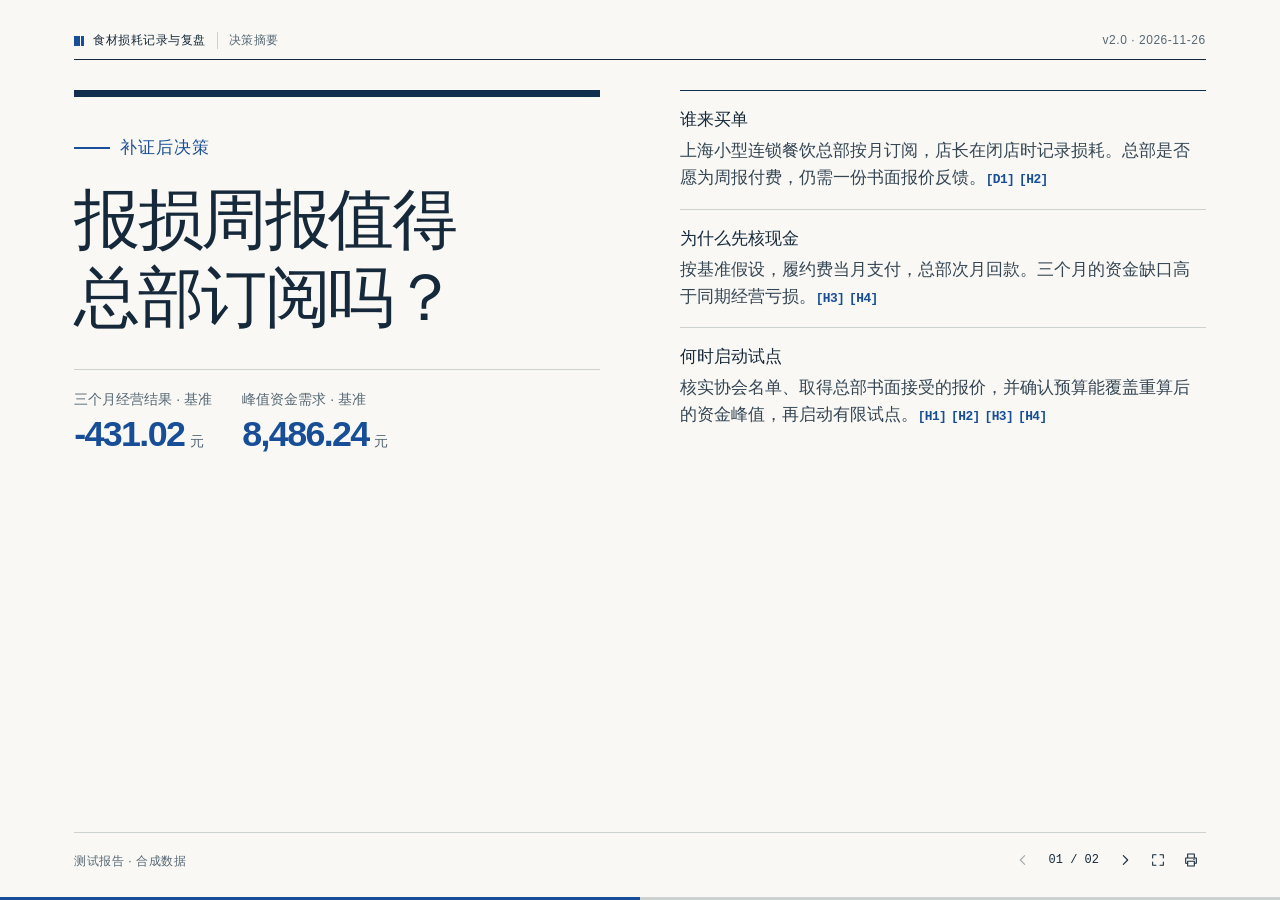
<file: reports/bx-demo/theme-previews/boardroom.html>
<!doctype html>
<html lang="zh-CN" data-theme="boardroom" data-theme-version="1.1">
<head>
  <meta charset="utf-8">
  <meta name="viewport" content="width=device-width, initial-scale=1">
  <title>食材损耗记录与复盘 · 主题预览 · v2.0 · 2026-11-26</title>
  <style>
/* bxf presentation themes v1.1. The document structure and all data are shared. */
:root {
  color-scheme: light;
  --paper: #f9f8f4;
  --surface: #ffffff;
  --ink: #16293b;
  --body-ink: #344554;
  --muted: #556774;
  --line: #cdd2d1;
  --accent: #174e97;
  --tint: #e9eff6;
  --hero: #122e4e;
  --on-hero: #f5f8fc;
  --scenario-low: #586d80;
  --scenario-base: #215495;
  --scenario-high: #317260;
  --sans: "Helvetica Neue", Arial, "PingFang SC", "Microsoft YaHei", "Noto Sans CJK SC", sans-serif;
  --serif: "Iowan Old Style", "Songti SC", STSong, "Noto Serif CJK SC", SimSun, serif;
  --digits: "SFMono-Regular", Consolas, "Liberation Mono", Menlo, monospace;
  --gutter: clamp(28px, 5.8vw, 9rem);
  --top: clamp(18px, 3.6vh, 3rem);
  --heading-inset: clamp(24px, 3.4vh, 48px);
  --foot: clamp(42px, 6.4vh, 4.8rem);
  --bottom: clamp(7px, 1.2vh, 15px);
  --space: clamp(14px, 2.2vh, 1.8rem);
  --copy-size: clamp(16px, min(1.48vw, 2.7vh), 34px);
  --small-size: clamp(13px, min(1.1vw, 2vh), 22px);
  --heading-size: clamp(30px, min(3.8vw, 6.4vh), 82px);
  --title-size: clamp(40px, min(5.15vw, 8.7vh), 110px);
  --folio-size: clamp(12px, .9vw, 17px);
  --canvas-gap: clamp(5px, .55vw, 12px);
  --cell-pad: clamp(10px, min(1.04vw, 1.9vh), 24px);
  --focus: var(--accent);
  font-family: var(--sans);
  font-synthesis: none;
  background: var(--paper);
  color: var(--ink);
}
:root[data-theme="capital"] {
  color-scheme: dark;
  --paper: #0a1726;
  --surface: #132537;
  --ink: #f2f5f7;
  --body-ink: #d1dde5;
  --muted: #9eafbc;
  --line: #344859;
  --accent: #c6ec96;
  --tint: #1c3436;
  --hero: #badc97;
  --on-hero: #15271c;
  --scenario-low: #8c9fb4;
  --scenario-base: #b4df88;
  --scenario-high: #68c8c1;
  --title-size: clamp(40px, min(5.65vw, 9.45vh), 124px);
}
:root[data-theme="editorial"] {
  --paper: #f2f2f6;
  --surface: #fcfcfe;
  --ink: #23203a;
  --body-ink: #454456;
  --muted: #616173;
  --line: #ccccd6;
  --accent: #51459a;
  --tint: #e7e5f0;
  --hero: #3b3567;
  --on-hero: #fcfbff;
  --scenario-low: #69667b;
  --scenario-base: #6756a7;
  --scenario-high: #3c797a;
  --title-size: clamp(40px, min(5.4vw, 8.8vh), 120px);
}
*, *::before, *::after { box-sizing: border-box; }
html, body { margin: 0; min-height: 100%; }
body { background: var(--paper); color: var(--ink); }
button { font: inherit; color: inherit; }
button:focus-visible, a:focus-visible {
  outline: 2px solid var(--focus);
  outline-offset: 3px;
}
.reveal { background: var(--paper); }
.reveal > :not(.slides):not(.aria-status) { display: none !important; }
.aria-status, .sr-only {
  position: absolute; width: 1px; height: 1px; padding: 0; margin: -1px;
  overflow: hidden; clip-path: inset(50%); white-space: nowrap; border: 0;
}
.slide {
  isolation: isolate;
  position: relative;
  display: flex;
  flex-direction: column;
  min-height: 100vh;
  min-height: 100dvh;
  padding: var(--top) var(--gutter) var(--bottom);
  color: var(--ink);
  background: var(--paper);
  border-bottom: 1px solid var(--line);
  font-size: var(--copy-size);
  line-height: 1.55;
  text-align: start;
  overflow-wrap: anywhere;
}
.slide:focus { outline: none; }
.meta, .footer {
  display: flex;
  flex: none;
  align-items: center;
  gap: .9em;
  color: var(--muted);
  font-size: var(--folio-size);
  line-height: 1.4;
  letter-spacing: .045em;
}
.meta { min-height: 2em; padding: 0 0 .8em; border-bottom: 1px solid var(--line); }
.product { display: inline-flex; align-items: center; gap: .75em; font-weight: 700; color: var(--ink); }
.product::before {
  content: ""; display: inline-block; width: .82em; height: .82em; flex: none;
  background: linear-gradient(90deg, var(--accent) 56%, transparent 56% 69%, var(--accent) 69%);
}
.section-label { padding-inline-start: .9em; border-inline-start: 1px solid var(--line); }
.version { margin-inline-start: auto; font-variant-numeric: tabular-nums; text-align: end; }
.footer { min-height: var(--foot); border-top: 1px solid var(--line); justify-content: space-between; }
.folio, #position { font-family: var(--digits); font-variant-numeric: tabular-nums; }
.page-frame {
  width: 100%;
  flex: 1 0 auto;
  display: flex;
  flex-direction: column;
  justify-content: flex-start;
  gap: clamp(16px, 3.1vh, 3rem);
  padding-block: var(--heading-inset);
}
.page-heading, .page-body { min-width: 0; }
.page-body { display: grid; gap: var(--space); align-content: start; }
.slide :is(h1, h2, h3, p, figure, dl) { margin: 0; }
.slide :is(h1, h2, h3) { color: var(--ink); }
.slide h1, .slide h2 { font-weight: 680; line-height: 1.18; letter-spacing: -.038em; text-wrap: balance; }
.slide h1 { font-size: var(--title-size); }
.slide h2 { font-size: var(--heading-size); }
.slide h3, figcaption { font-size: 1.04em; font-weight: 680; line-height: 1.36; }
.page-body p { color: var(--body-ink); }
.slide .note, .slide .cite { color: var(--muted); font-size: var(--small-size); line-height: 1.55; }
.slide a { color: var(--accent); text-underline-offset: .16em; text-decoration-thickness: 1px; }
.slide a[href^="#"], .slide .ref {
  color: var(--accent);
  font-family: var(--digits); font-weight: 570; font-size: .74em;
  white-space: nowrap; letter-spacing: -.045em; text-decoration: none;
}
.slide a:hover { text-decoration: underline; }
.slide .rows { display: grid; }
.slide .row {
  display: grid; grid-template-columns: minmax(9em, 23%) minmax(0, 1fr);
  align-items: baseline; gap: 1.55em;
  padding: clamp(10px, 1.78vh, 25px) 0;
  border-top: 1px solid var(--line);
}
.slide .row h3 { color: var(--ink); }
.cover .verdict {
  display: inline-flex; width: fit-content; align-items: center; gap: .6em;
  color: var(--accent); font-weight: 700; font-size: .9em; letter-spacing: .055em;
}
.verdict::before { content: ""; width: 2.1em; height: 2px; background: currentColor; }
.cover .page-heading { display: flex; flex-direction: column; gap: var(--space); align-items: start; }
.cover .verdict { order: -1; }
.cover-metrics { display: flex; flex-wrap: wrap; gap: .75em 1.6em; margin-block-start: .65em; }
.metric { display: grid; grid-template-columns: auto 1fr; gap: .15em .28em; align-items: baseline; }
.metric-label { grid-column: 1/-1; color: var(--muted); font-size: var(--small-size); }
.metric-value { color: var(--accent); font-size: clamp(26px, min(2.8vw, 5vh), 68px); font-weight: 560; line-height: 1.13; letter-spacing: -.046em; font-variant-numeric: tabular-nums; }
.metric-unit { color: var(--muted); font-size: .72em; }
.cover .page-frame {
  display: grid; grid-template-columns: minmax(0, 1fr) minmax(0, 1fr);
  align-items: start; align-content: start; gap: clamp(32px, 6.2vw, 140px);
}
.cover .row { display: block; padding: clamp(10px, 1.9vh, 27px) 0; }
.cover .row h3 { margin-bottom: .32em; font-size: .91em; }
.cover .row p { font-size: .92em; }
:root[data-theme="boardroom"] .cover .page-heading { border-top: .42em solid var(--hero); padding-top: clamp(22px, 4.2vh, 4rem); }
:root[data-theme="boardroom"] .cover .row:first-child { border-color: var(--hero); }
:root[data-theme="boardroom"] .cover-metrics { border-top: 1px solid var(--line); width: 100%; padding-block-start: 1em; }
:root[data-theme="boardroom"] .cover .meta { border-bottom-color: var(--ink); }

/* Capital places the decision and key figures above a single horizontal reading line. */
:root[data-theme="capital"] .cover {
  background: radial-gradient(ellipse at 104% -24%, #26455a 0%, transparent 43%), var(--paper);
}
:root[data-theme="capital"] .cover::before {
  content: ""; position: absolute; z-index: -1; inset: 0 0 auto auto;
  width: 57%; height: 57%; pointer-events: none;
  background: repeating-radial-gradient(ellipse at 100% 0%, transparent 0 49px, #bed8ee10 50px 51px, transparent 52px 82px);
  mask-image: linear-gradient(to left, black 15%, transparent), linear-gradient(to bottom, black 15%, transparent);
  mask-composite: intersect;
}
:root[data-theme="capital"] .product::before {
  transform: skew(-12deg);
  background: linear-gradient(90deg, var(--accent) 0 28%, transparent 28% 42%, var(--accent) 42% 100%);
}
:root[data-theme="capital"] .cover .page-frame { display: flex; align-items: stretch; gap: clamp(24px, 5.1vh, 5rem); }
:root[data-theme="capital"] .cover .page-heading:has(.cover-metrics) {
  display: grid; grid-template-columns: 1.35fr .9fr;
  grid-template-areas: "verdict metrics" "title metrics"; gap: .7em 5vw;
}
:root[data-theme="capital"] .cover h1 { max-width: 18em; }
:root[data-theme="capital"] .cover .page-heading:has(.cover-metrics) h1 { grid-area: title; }
:root[data-theme="capital"] .cover .verdict { grid-area: verdict; }
:root[data-theme="capital"] .cover-metrics { grid-area: metrics; align-self: end; justify-self: end; margin: 0; }
:root[data-theme="capital"] .cover .rows { grid-template-columns: repeat(auto-fit, minmax(min(13em, 100%), 1fr)); gap: 2.4vw; }
:root[data-theme="capital"] .cover .row { border-top: 2px solid var(--line); }
:root[data-theme="capital"] .cover .row:first-child { border-color: var(--accent); }
:root[data-theme="capital"] .cover .row h3 { color: var(--accent); margin-bottom: .7em; }
:root[data-theme="capital"] .analysis .rows:has(>.row:nth-child(3)) {
  grid-template-columns: 1fr 1fr; column-gap: 4.5vw;
}
:root[data-theme="capital"] .analysis .rows:has(>.row:nth-child(3)) > .row { display: block; }
:root[data-theme="capital"] .analysis .rows:has(>.row:nth-child(3)) h3 { color: var(--accent); margin-bottom: .5em; }

/* Editorial uses display serif titles, a folio and asymmetrical evidence columns. */
:root[data-theme="editorial"] .slide :is(h1, h2) { font-family: var(--serif); font-weight: 700; letter-spacing: -.04em; line-height: 1.2; }
:root[data-theme="editorial"] .product::before {
  border: 1px solid var(--accent);
  background: linear-gradient(135deg, transparent 43%, var(--accent) 44% 54%, transparent 55%);
}
:root[data-theme="editorial"] .meta { border-bottom: 3px double var(--ink); }
:root[data-theme="editorial"] .cover .page-frame { display: flex; align-items: stretch; gap: clamp(18px, 3.8vh, 4rem); }
:root[data-theme="editorial"] .cover .page-heading { position: relative; padding-inline-start: 1em; border-inline-start: 4px solid var(--accent); }
:root[data-theme="editorial"] .cover .page-heading:has(.cover-metrics) { display: grid; grid-template-columns: minmax(0, 1.5fr) minmax(0, 1fr); grid-template-areas: "verdict metrics" "title metrics"; column-gap: 5vw; }
:root[data-theme="editorial"] .cover .page-heading:has(.cover-metrics) h1 { grid-area: title; }
:root[data-theme="editorial"] .cover .verdict { grid-area: verdict; }
:root[data-theme="editorial"] .cover-metrics { grid-area: metrics; flex-direction: column; justify-self: end; margin: 0; }
:root[data-theme="editorial"] .cover .rows { column-gap: 3.6vw; }
:root[data-theme="editorial"] .cover .rows:has(>.row:nth-child(2)) { grid-template-columns: minmax(0, 1.07fr) minmax(0, 1fr); }
:root[data-theme="editorial"] .cover .rows:has(>.row:nth-child(3))>.row:first-child { grid-row: span 2; border-top: 3px solid var(--ink); }
:root[data-theme="editorial"] .cover .rows:has(>.row:nth-child(3))>.row:first-child h3 { font-family: var(--serif); font-size: 1.48em; }
:root[data-theme="editorial"] .analysis .row { grid-template-columns: minmax(9em, 27%) minmax(0, 1fr); }
:root[data-theme="editorial"] .analysis .row h3 { font-family: var(--serif); font-size: 1.16em; }

.canvas {
  display: grid;
  grid-template-columns: repeat(10, minmax(0, 1fr));
  grid-template-areas:
    "partners partners activities activities value value relations relations segments segments"
    "partners partners resources resources value value channels channels segments segments"
    "costs costs costs costs costs revenue revenue revenue revenue revenue";
  gap: var(--canvas-gap);
}
.cell {
  position: relative; display: flex; flex-direction: column; justify-content: flex-start;
  min-width: 0; padding: var(--cell-pad); color: var(--ink); background: var(--surface);
  border: 1px solid var(--line); transition: box-shadow .18s, background-color .18s;
}
.cell h3 { font-size: .88em; }
.cell p { margin-top: .45em; line-height: 1.47; font-size: .84em; color: var(--body-ink); }
.partners { grid-area: partners; }
.activities { grid-area: activities; }
.resources { grid-area: resources; }
.value { grid-area: value; }
.relations { grid-area: relations; }
.channels { grid-area: channels; }
.segments { grid-area: segments; }
.costs { grid-area: costs; }
.revenue { grid-area: revenue; }
.cell-trigger {
  position: static; cursor: pointer; background: none; border: none; color: inherit;
  padding: 0; text-align: start; font: inherit; line-height: inherit; letter-spacing: inherit;
}
.cell-trigger::after { content: ""; position: absolute; inset: 0; }
.cell a { position: relative; z-index: 1; }
.cell:has(.cell-trigger:focus-visible) { outline: 2px solid var(--focus); outline-offset: 2px; z-index: 1; }
.cell-trigger:focus-visible { outline: none; }
.cell.value {
  justify-content: center; color: var(--on-hero); border-color: var(--hero);
  background: repeating-radial-gradient(ellipse at 112% 108%, transparent 0 18px, #ffffff10 19px 20px, transparent 21px 34px), var(--hero);
}
.cell.value :is(h3, p, a, .ref) { color: var(--on-hero); }
.cell.value h3 { font-size: 1.23em; }
.cell.value p { margin-top: .8em; }
.cell.costs, .cell.revenue { background: var(--tint); border-color: transparent; }
.cell.segments { border-top: 3px solid var(--accent); }
.cell.is-related { box-shadow: inset 0 0 0 2px var(--accent); }
.cell.is-selected { outline: 3px solid var(--accent); outline-offset: 1px; z-index: 2; }
@media (hover: hover) { .cell:has(.cell-trigger:hover) { box-shadow: inset 0 0 0 1.5px var(--accent); } }
:root[data-theme="capital"] .cell { border-radius: 2px; }
:root[data-theme="capital"] .cell.value { background: linear-gradient(155deg, #d4eeb7, var(--hero) 55%, #9abeb0); }
:root[data-theme="editorial"] .canvas { gap: 1px; border: 1px solid var(--line); background: var(--line); }
:root[data-theme="editorial"] .cell { border: 0; }
:root[data-theme="editorial"] .cell h3 { font-family: var(--serif); font-size: 1.02em; }
:root[data-theme="editorial"] .cell.value h3 { font-size: 1.33em; }

table { width: 100%; border-collapse: collapse; text-align: start; font-variant-numeric: tabular-nums; }
th, td { text-align: start; vertical-align: middle; border-bottom: 1px solid var(--line); padding: .43em .65em; }
thead th { border-top: 2px solid var(--ink); color: var(--muted); font-size: .82em; font-weight: 650; }
tbody th { color: var(--body-ink); font-weight: 530; }
.compare :is(td, th):not(:first-child) { text-align: end; }
.compare :is(td, th):first-child { width: 43%; padding-inline-start: .3em; }
.compare thead :nth-child(2) { color: var(--scenario-low); }
.compare thead :nth-child(3), .compare tbody td:nth-child(3) { color: var(--scenario-base); background: var(--tint); font-weight: 700; }
.compare thead :nth-child(4) { color: var(--scenario-high); }
.compare tbody td { font-size: 1.09em; letter-spacing: -.025em; }
.assumptions { font-size: .82em; }
.assumptions th, .assumptions td { padding: .6em .42em; }
:root[data-theme="capital"] thead th { border-top-color: var(--accent); }
:root[data-theme="editorial"] thead th { border-top: 3px double var(--ink); }
.chart { display: grid; gap: .52em; }
figcaption { color: var(--ink); margin-bottom: .3em; }
.barrow { display: grid; grid-template-columns: 4em minmax(0, 1fr) 7em; gap: 1em; align-items: center; }
.barrow>span { font-size: .84em; color: var(--muted); }
.barrow output { text-align: end; font-variant-numeric: tabular-nums; }
.track { height: .6em; background: var(--tint); }
.bar { height: 100%; background: var(--scenario-base); }
.barrow:nth-of-type(1) .bar { background: var(--scenario-low); }
.barrow:nth-of-type(3) .bar { background: var(--scenario-high); }
.trend { width: 100%; min-width: 0; }
.trend svg { display: block; width: 100%; height: clamp(115px, 27vh, 22rem); overflow: visible; }
.trend text { font-family: var(--sans); fill: var(--muted); }
.trend :is(line, path, polyline) { vector-effect: non-scaling-stroke; }
.trend polyline { fill: none; stroke: var(--scenario-base); stroke-width: 3; }
.trend circle { fill: var(--scenario-base); }
.trend line { stroke: var(--line); }
.records { display: grid; gap: .7em; }
.evidence { border-top: 1px solid var(--line); padding-top: .62em; }
.evidence h3 { font-size: .93em; }
.evidence p { margin-top: .22em; font-size: .89em; }
.appendix .row { padding-block: .48em; font-size: .92em; }
.nav, .progress-line { display: none; }
@media screen {
  html.enhanced, .enhanced body, .enhanced .reveal, .enhanced .slides { height: 100%; overflow: hidden; }
  .enhanced .slide { height: 100%; overflow-y: auto; overscroll-behavior: contain; border: 0; }
  .enhanced .slide:not(.present) { display: none !important; }
  .enhanced .footer { padding-inline-end: min(38vw, 315px); }
  .enhanced .folio { display: none; }
  .enhanced .nav {
    position: fixed; z-index: 5; inset-inline-end: var(--gutter);
    bottom: var(--bottom); height: var(--foot);
    display: flex; align-items: center; justify-content: flex-end; gap: 3px;
    color: var(--muted); font-size: var(--folio-size);
  }
  .nav button {
    display: inline-flex; align-items: center; justify-content: center; gap: .3em;
    border: 1px solid transparent; border-radius: 3px;
    min-width: 30px; min-height: 30px; padding: .22em .48em;
    cursor: pointer; background: var(--paper); color: var(--ink);
  }
  .nav button:hover { border-color: var(--line); color: var(--accent); }
  .nav button:disabled { opacity: .37; cursor: default; }
  .nav button svg { width: clamp(16px, 1.2vw, 21px); height: clamp(16px, 1.2vw, 21px); }
  #position { min-width: 5.5em; text-align: center; color: var(--ink); }
  .enhanced .progress-line {
    position: fixed; z-index: 6; inset: auto 0 0; display: block; height: 3px;
    background: var(--line); pointer-events: none;
  }
  .progress-line>span { display: block; width: 100%; height: 100%; background: var(--accent); transform-origin: left; }
}
@media screen and (min-width: 801px) and (max-height: 620px) {
  :root { --top: 12px; --heading-inset: 16px; --space: 9px; --foot: 32px; --bottom: 4px; --cell-pad: 8px; }
  .page-frame { gap: 12px; }
  .slide .row, .cover .row { padding-block: 7px; }
  .meta { padding-bottom: .35em; }
  .cell p { margin-top: .27em; }
}
@media screen and (max-width: 800px) {
  :root {
    --gutter: clamp(17px, 4.4vw, 35px); --top: 16px; --heading-inset: 24px; --space: 14px;
    --copy-size: clamp(16px, 2.6vw, 19px); --small-size: 13px;
    --heading-size: clamp(27px, 4.7vw, 38px); --title-size: clamp(35px, 6vw, 55px);
    --foot: 44px; --bottom: 6px;
  }
  .page-frame { gap: 18px; }
  .slide .row { grid-template-columns: minmax(6em, 24%) minmax(0, 1fr); gap: .8em; }
  .cover .page-frame { gap: 22px; }
  .cover .rows { gap: 0; }
  .canvas {
    grid-template-columns: repeat(3, minmax(0, 1fr));
    grid-template-areas: "partners activities value" "resources relations segments" "channels costs revenue";
  }
  .cell { --cell-pad: 9px; }
  .cell h3 { font-size: .9em; }
  .cell.value h3 { font-size: 1em; }
  .cell p { font-size: .82em; }
  .nav { background: var(--paper); }
}
@media screen and (max-width: 620px) {
  .slide { padding-bottom: calc(var(--foot) + var(--bottom)); }
  .meta { flex-wrap: wrap; row-gap: 3px; }
  .meta .version { font-size: .9em; }
  .page-frame { padding-block-end: 16px; }
  .cover .page-frame, :root[data-theme] .cover .page-frame { display: flex; align-items: stretch; justify-content: flex-start; gap: 20px; }
  :root[data-theme] .cover .page-heading:has(.cover-metrics) { display: flex; }
  :root[data-theme] .cover .cover-metrics { flex-direction: row; align-self: stretch; padding-top: .65em; }
  :root[data-theme] .cover .rows, :root[data-theme] .analysis .rows { grid-template-columns: 1fr; }
  :root[data-theme] .cover .rows>.row:first-child { grid-row: auto; }
  :root[data-theme] .slide .row { display: block; padding-block: 10px; }
  .slide .row h3 { margin-bottom: .35em; }
  :root[data-theme] .cover .row p { font-size: .95em; }
  .enhanced .footer { padding: 9px 0 0; min-height: 0; }
  .enhanced .nav { inset: auto 0 0; height: var(--foot); padding-inline: var(--gutter); border-top: 1px solid var(--line); }
  .barrow { grid-template-columns: 2.3em minmax(0, 1fr) 5em; gap: .55em; }
  .assumptions { font-size: 12px; }
  th, td { padding: .4em .25em; }
  .compare tbody td { font-size: .98em; }
  .cover-metrics { gap: .75em 1.25em; }
}
@media screen and (prefers-reduced-motion: no-preference) {
  .enhanced:not(.poster) .slide.present .page-frame { animation: deck-arrive .23s ease-out both; }
  @keyframes deck-arrive { from { transform: translateY(5px); opacity: .52; } to { transform: none; opacity: 1; } }
}
@media (prefers-reduced-motion: reduce) {
  *, *::before, *::after { transition-duration: 0s !important; animation-duration: .01ms !important; }
}
@page { size: A4 landscape; margin: 0; }
@media print {
  :root {
    --top: 9mm; --heading-inset: 4mm; --gutter: 13mm; --bottom: 4mm; --foot: 7mm; --space: 3mm;
    --copy-size: 12pt; --small-size: 9pt; --folio-size: 8pt; --heading-size: 25pt;
    --title-size: 36pt !important; --cell-pad: 2.5mm; --canvas-gap: 1.2mm;
  }
  *, *::before, *::after { -webkit-print-color-adjust: exact; print-color-adjust: exact; }
  html, body, .reveal, .slides { display: block !important; width: auto !important; height: auto !important; overflow: visible !important; }
  .reveal .slides > .slide, .reveal .slides > .slide[hidden] {
    display: flex !important; visibility: visible !important; opacity: 1 !important;
    position: relative !important; inset: auto !important; transform: none !important;
    min-height: 209mm; height: auto !important; width: 100%; overflow: visible !important;
    border: 0; break-after: page;
  }
  .reveal .slides>.slide:last-child { break-after: auto; }
  .page-frame, :root[data-theme] .cover .page-frame { padding-block: var(--heading-inset); gap: 5mm; }
  .cover .page-frame { column-gap: 12mm; }
  .slide .row, .cover .row { padding-block: 2.5mm; }
  .metric-value { font-size: 24pt; }
  .footer { padding-inline: 0; }
  .folio { display: inline; }
  .nav, .progress-line { display: none !important; }
  .cell, .cell.is-related, .cell.is-selected { outline: 0; box-shadow: none; }
  .trend svg { height: 52mm; }
  .row, .cell, .evidence, tr { break-inside: avoid; }
}
@media screen {
  .poster .nav, .poster .progress-line { display: none; }
  .poster .footer { padding-inline: 0; }
  .poster .folio { display: inline; }
}

  </style>
</head>
<body>
  <main class="reveal" aria-label="可行性分析报告">
    <div class="slides">
<section class="slide cover" data-kind="cover" data-chapter="decision" id="decision" tabindex="-1" aria-labelledby="title-decision"><header class="meta"><span class="product">食材损耗记录与复盘</span><span class="section-label">决策摘要</span><span class="version">v2.0 · 2026-11-26</span></header><div class="page-frame"><div class="page-heading"><h1 id="title-decision">报损周报值得总部订阅吗？</h1><p class="verdict">补证后决策</p><div class="cover-metrics"><article class="metric"><span class="metric-label">三个月经营结果 · 基准</span><strong class="metric-value">-431.02</strong><span class="metric-unit">元</span></article><article class="metric"><span class="metric-label">峰值资金需求 · 基准</span><strong class="metric-value">8,486.24</strong><span class="metric-unit">元</span></article></div></div><div class="page-body"><div class="rows"><article class="row"><h3>谁来买单</h3><p>上海小型连锁餐饮总部按月订阅，店长在闭店时记录损耗。总部是否愿为周报付费，仍需一份书面报价反馈。<span class="ref">[D1]</span> <span class="ref">[H2]</span></p></article><article class="row"><h3>为什么先核现金</h3><p>按基准假设，履约费当月支付，总部次月回款。三个月的资金缺口高于同期经营亏损。<span class="ref">[H3]</span> <span class="ref">[H4]</span></p></article><article class="row"><h3>何时启动试点</h3><p>核实协会名单、取得总部书面接受的报价，并确认预算能覆盖重算后的资金峰值，再启动有限试点。<span class="ref">[H1]</span> <span class="ref">[H2]</span> <span class="ref">[H3]</span> <span class="ref">[H4]</span></p></article></div></div></div><footer class="footer"><span class="status">测试报告 · 合成数据</span><span class="folio" aria-label="第 1 页，共 2 页">01 / 02</span></footer></section>
<section class="slide canvas-slide" data-kind="canvas-slide" data-chapter="canvas" id="canvas" tabindex="-1" aria-labelledby="title-canvas"><header class="meta"><span class="product">食材损耗记录与复盘</span><span class="section-label">商业模式</span><span class="version">v2.0 · 2026-11-26</span></header><div class="page-frame"><div class="page-heading"><h2 id="title-canvas">商业模式画布</h2></div><div class="page-body"><div class="canvas"><article class="cell partners" data-cell="partners" style="grid-area:partners"><h3><button class="cell-trigger" type="button" aria-pressed="false">重要合作伙伴</button></h3><p>拟由区域餐饮协会引荐；名单与合作意愿待核实。<span class="ref">[D1]</span> <span class="ref">[H1]</span></p></article><article class="cell activities" data-cell="activities" style="grid-area:activities"><h3><button class="cell-trigger" type="button" aria-pressed="false">关键业务</button></h3><p>配置报损口径，培训店长，汇总异常供总部复盘。<span class="ref">[D2]</span></p></article><article class="cell resources" data-cell="resources" style="grid-area:resources"><h3><button class="cell-trigger" type="button" aria-pressed="false">核心资源</button></h3><p>报损表单、门店映射、周报规则和运营支持。<span class="ref">[D2]</span></p></article><article class="cell value" data-cell="value" style="grid-area:value"><h3><button class="cell-trigger" type="button" aria-pressed="false">价值主张</button></h3><p>假设总部会据异常调整备货并减少损耗。<span class="ref">[H8]</span></p></article><article class="cell relations" data-cell="relations" style="grid-area:relations"><h3><button class="cell-trigger" type="button" aria-pressed="false">客户关系</button></h3><p>拟由总部对接、门店培训，续用以实际续费验证。<span class="ref">[D2]</span> <span class="ref">[H2]</span></p></article><article class="cell channels" data-cell="channels" style="grid-area:channels"><h3><button class="cell-trigger" type="button" aria-pressed="false">渠道通路</button></h3><p>区域餐饮协会引荐；月触达 10 家为假设。<span class="ref">[H1]</span></p></article><article class="cell segments" data-cell="segments" style="grid-area:segments"><h3><button class="cell-trigger" type="button" aria-pressed="false">客户细分</button></h3><p>小型连锁餐饮企业；使用者为门店店长，付费方为连锁总部。<span class="ref">[D1]</span></p></article><article class="cell costs" data-cell="costs" style="grid-area:costs"><h3><button class="cell-trigger" type="button" aria-pressed="false">成本结构</button></h3><p>基准履约 300 CNY／客户月，新增获客 500 CNY／家，固定 2,200 CNY／月。<span class="ref">[H3]</span></p></article><article class="cell revenue" data-cell="revenue" style="grid-area:revenue"><h3><button class="cell-trigger" type="button" aria-pressed="false">收入来源</button></h3><p>拟向连锁总部按月报价 1,200 CNY／客户。基准假定账期一个月。<span class="ref">[D1]</span> <span class="ref">[H2]</span> <span class="ref">[H4]</span></p></article></div><p class="note">按基准成本，每客户月贡献 817.2 CNY。期末月按既定新签量，保本需 4 家在服客户。<span class="ref">[H1]</span> <span class="ref">[H2]</span> <span class="ref">[H3]</span></p></div></div><footer class="footer"><span class="status">测试报告 · 合成数据</span><span class="folio" aria-label="第 2 页，共 2 页">02 / 02</span></footer></section>
    </div>
  </main>
  <nav class="nav" aria-label="报告演示">
    <button type="button" id="previous" title="上一页（←）" aria-label="上一页" aria-keyshortcuts="ArrowLeft ArrowUp PageUp">
      <svg viewBox="0 0 24 24" aria-hidden="true" fill="none" stroke="currentColor" stroke-width="1.7" stroke-linecap="round" stroke-linejoin="round"><path d="M14.5 5.5 8 12l6.5 6.5"/></svg>
    </button>
    <output id="position" aria-label="页码" aria-live="polite" aria-atomic="true"></output>
    <button type="button" id="next" title="下一页（→）" aria-label="下一页" aria-keyshortcuts="ArrowRight ArrowDown PageDown">
      <svg viewBox="0 0 24 24" aria-hidden="true" fill="none" stroke="currentColor" stroke-width="1.7" stroke-linecap="round" stroke-linejoin="round"><path d="m9.5 5.5 6.5 6.5-6.5 6.5"/></svg>
    </button>
    <button type="button" id="fullscreen" title="进入全屏（F）" aria-label="进入全屏" aria-keyshortcuts="F" aria-pressed="false">
      <svg viewBox="0 0 24 24" aria-hidden="true" fill="none" stroke="currentColor" stroke-width="1.6" stroke-linecap="round" stroke-linejoin="round"><path d="M4 9V4h5m6 0h5v5m0 6v5h-5m-6 0H4v-5"/></svg>
    </button>
    <button type="button" id="print" title="打印报告" aria-label="打印报告">
      <svg viewBox="0 0 24 24" aria-hidden="true" fill="none" stroke="currentColor" stroke-width="1.6" stroke-linecap="round" stroke-linejoin="round"><path d="M7 8V3h10v5M7 17H4V9h16v8h-3"/><path d="M7 14h10v7H7zM16 11h1"/></svg>
    </button>
  </nav>
  <div class="progress-line" aria-hidden="true"><span></span></div>
  <script type="text/plain" id="reveal-license">Copyright (C) 2011-2024 Hakim El Hattab, http://hakim.se, and reveal.js contributors

Permission is hereby granted, free of charge, to any person obtaining a copy
of this software and associated documentation files (the "Software"), to deal
in the Software without restriction, including without limitation the rights
to use, copy, modify, merge, publish, distribute, sublicense, and/or sell
copies of the Software, and to permit persons to whom the Software is
furnished to do so, subject to the following conditions:

The above copyright notice and this permission notice shall be included in
all copies or substantial portions of the Software.

THE SOFTWARE IS PROVIDED "AS IS", WITHOUT WARRANTY OF ANY KIND, EXPRESS OR
IMPLIED, INCLUDING BUT NOT LIMITED TO THE WARRANTIES OF MERCHANTABILITY,
FITNESS FOR A PARTICULAR PURPOSE AND NONINFRINGEMENT. IN NO EVENT SHALL THE
AUTHORS OR COPYRIGHT HOLDERS BE LIABLE FOR ANY CLAIM, DAMAGES OR OTHER
LIABILITY, WHETHER IN AN ACTION OF CONTRACT, TORT OR OTHERWISE, ARISING FROM,
OUT OF OR IN CONNECTION WITH THE SOFTWARE OR THE USE OR OTHER DEALINGS IN
THE SOFTWARE.</script>
  <script>/*!
 * reveal.js 5.2.0
 * https://revealjs.com
 * MIT licensed
 *
 * Copyright (C) 2011-2024 Hakim El Hattab, https://hakim.se
 */
!function(e,t){"object"==typeof exports&&"undefined"!=typeof module?module.exports=t():"function"==typeof define&&define.amd?define(t):(e="undefined"!=typeof globalThis?globalThis:e||self).Reveal=t()}(this,(function(){"use strict";const e=(e,t)=>{for(let i in t)e[i]=t[i];return e},t=(e,t)=>Array.from(e.querySelectorAll(t)),i=(e,t,i)=>{i?e.classList.add(t):e.classList.remove(t)},s=e=>{if("string"==typeof e){if("null"===e)return null;if("true"===e)return!0;if("false"===e)return!1;if(e.match(/^-?[\d\.]+$/))return parseFloat(e)}return e},a=(e,t)=>{e.style.transform=t},n=(e,t)=>{let i=e.matches||e.matchesSelector||e.msMatchesSelector;return!(!i||!i.call(e,t))},r=(e,t)=>{if("function"==typeof e.closest)return e.closest(t);for(;e;){if(n(e,t))return e;e=e.parentNode}return null},o=e=>{let t=(e=e||document.documentElement).requestFullscreen||e.webkitRequestFullscreen||e.webkitRequestFullScreen||e.mozRequestFullScreen||e.msRequestFullscreen;t&&t.apply(e)},l=e=>{let t=document.createElement("style");return t.type="text/css",e&&e.length>0&&(t.styleSheet?t.styleSheet.cssText=e:t.appendChild(document.createTextNode(e))),document.head.appendChild(t),t},d=()=>{let e={};location.search.replace(/[A-Z0-9]+?=([\w\.%-]*)/gi,(t=>{e[t.split("=").shift()]=t.split("=").pop()}));for(let t in e){let i=e[t];e[t]=s(unescape(i))}return void 0!==e.dependencies&&delete e.dependencies,e},c={mp4:"video/mp4",m4a:"video/mp4",ogv:"video/ogg",mpeg:"video/mpeg",webm:"video/webm"},h=navigator.userAgent,u=/(iphone|ipod|ipad|android)/gi.test(h)||"MacIntel"===navigator.platform&&navigator.maxTouchPoints>1,g=/android/gi.test(h);var v=function(e){if(e){var t=function(e){return[].slice.call(e)},i=3,s=[],a=null,n="requestAnimationFrame"in e?function(){e.cancelAnimationFrame(a),a=e.requestAnimationFrame((function(){return o(s.filter((function(e){return e.dirty&&e.active})))}))}:function(){},r=function(e){return function(){s.forEach((function(t){return t.dirty=e})),n()}},o=function(e){e.filter((function(e){return!e.styleComputed})).forEach((function(e){e.styleComputed=h(e)})),e.filter(u).forEach(g);var t=e.filter(c);t.forEach(d),t.forEach((function(e){g(e),l(e)})),t.forEach(v)},l=function(e){return e.dirty=0},d=function(e){e.availableWidth=e.element.parentNode.clientWidth,e.currentWidth=e.element.scrollWidth,e.previousFontSize=e.currentFontSize,e.currentFontSize=Math.min(Math.max(e.minSize,e.availableWidth/e.currentWidth*e.previousFontSize),e.maxSize),e.whiteSpace=e.multiLine&&e.currentFontSize===e.minSize?"normal":"nowrap"},c=function(e){return 2!==e.dirty||2===e.dirty&&e.element.parentNode.clientWidth!==e.availableWidth},h=function(t){var i=e.getComputedStyle(t.element,null);return t.currentFontSize=parseFloat(i.getPropertyValue("font-size")),t.display=i.getPropertyValue("display"),t.whiteSpace=i.getPropertyValue("white-space"),!0},u=function(e){var t=!1;return!e.preStyleTestCompleted&&(/inline-/.test(e.display)||(t=!0,e.display="inline-block"),"nowrap"!==e.whiteSpace&&(t=!0,e.whiteSpace="nowrap"),e.preStyleTestCompleted=!0,t)},g=function(e){e.element.style.whiteSpace=e.whiteSpace,e.element.style.display=e.display,e.element.style.fontSize=e.currentFontSize+"px"},v=function(e){e.element.dispatchEvent(new CustomEvent("fit",{detail:{oldValue:e.previousFontSize,newValue:e.currentFontSize,scaleFactor:e.currentFontSize/e.previousFontSize}}))},p=function(e,t){return function(){e.dirty=t,e.active&&n()}},m=function(e){return function(){s=s.filter((function(t){return t.element!==e.element})),e.observeMutations&&e.observer.disconnect(),e.element.style.whiteSpace=e.originalStyle.whiteSpace,e.element.style.display=e.originalStyle.display,e.element.style.fontSize=e.originalStyle.fontSize}},f=function(e){return function(){e.active||(e.active=!0,n())}},y=function(e){return function(){return e.active=!1}},b=function(e){e.observeMutations&&(e.observer=new MutationObserver(p(e,1)),e.observer.observe(e.element,e.observeMutations))},w={minSize:16,maxSize:512,multiLine:!0,observeMutations:"MutationObserver"in e&&{subtree:!0,childList:!0,characterData:!0}},E=null,S=function(){e.clearTimeout(E),E=e.setTimeout(r(2),k.observeWindowDelay)},R=["resize","orientationchange"];return Object.defineProperty(k,"observeWindow",{set:function(t){var i="".concat(t?"add":"remove","EventListener");R.forEach((function(t){e[i](t,S)}))}}),k.observeWindow=!0,k.observeWindowDelay=100,k.fitAll=r(i),k}function A(e,t){var a=Object.assign({},w,t),r=e.map((function(e){var t=Object.assign({},a,{element:e,active:!0});return function(e){e.originalStyle={whiteSpace:e.element.style.whiteSpace,display:e.element.style.display,fontSize:e.element.style.fontSize},b(e),e.newbie=!0,e.dirty=!0,s.push(e)}(t),{element:e,fit:p(t,i),unfreeze:f(t),freeze:y(t),unsubscribe:m(t)}}));return n(),r}function k(e){var i=arguments.length>1&&void 0!==arguments[1]?arguments[1]:{};return"string"==typeof e?A(t(document.querySelectorAll(e)),i):A([e],i)[0]}}("undefined"==typeof window?null:window);class p{constructor(e){this.Reveal=e,this.startEmbeddedIframe=this.startEmbeddedIframe.bind(this)}shouldPreload(e){if(this.Reveal.isScrollView())return!0;let t=this.Reveal.getConfig().preloadIframes;return"boolean"!=typeof t&&(t=e.hasAttribute("data-preload")),t}load(e,i={}){e.style.display=this.Reveal.getConfig().display,t(e,"img[data-src], video[data-src], audio[data-src], iframe[data-src]").forEach((e=>{("IFRAME"!==e.tagName||this.shouldPreload(e))&&(e.setAttribute("src",e.getAttribute("data-src")),e.setAttribute("data-lazy-loaded",""),e.removeAttribute("data-src"))})),t(e,"video, audio").forEach((e=>{let i=0;t(e,"source[data-src]").forEach((e=>{e.setAttribute("src",e.getAttribute("data-src")),e.removeAttribute("data-src"),e.setAttribute("data-lazy-loaded",""),i+=1})),u&&"VIDEO"===e.tagName&&e.setAttribute("playsinline",""),i>0&&e.load()}));let s=e.slideBackgroundElement;if(s){s.style.display="block";let t=e.slideBackgroundContentElement,a=e.getAttribute("data-background-iframe");if(!1===s.hasAttribute("data-loaded")){s.setAttribute("data-loaded","true");let n=e.getAttribute("data-background-image"),r=e.getAttribute("data-background-video"),o=e.hasAttribute("data-background-video-loop"),l=e.hasAttribute("data-background-video-muted");if(n)/^data:/.test(n.trim())?t.style.backgroundImage=`url(${n.trim()})`:t.style.backgroundImage=n.split(",").map((e=>`url(${((e="")=>encodeURI(e).replace(/%5B/g,"[").replace(/%5D/g,"]").replace(/[!'()*]/g,(e=>`%${e.charCodeAt(0).toString(16).toUpperCase()}`)))(decodeURI(e.trim()))})`)).join(",");else if(r){let e=document.createElement("video");o&&e.setAttribute("loop",""),(l||this.Reveal.isSpeakerNotes())&&(e.muted=!0),u&&(e.muted=!0,e.setAttribute("playsinline","")),r.split(",").forEach((t=>{const i=document.createElement("source");i.setAttribute("src",t);let s=((e="")=>c[e.split(".").pop()])(t);s&&i.setAttribute("type",s),e.appendChild(i)})),t.appendChild(e)}else if(a&&!0!==i.excludeIframes){let e=document.createElement("iframe");e.setAttribute("allowfullscreen",""),e.setAttribute("mozallowfullscreen",""),e.setAttribute("webkitallowfullscreen",""),e.setAttribute("allow","autoplay"),e.setAttribute("data-src",a),e.style.width="100%",e.style.height="100%",e.style.maxHeight="100%",e.style.maxWidth="100%",t.appendChild(e)}}let n=t.querySelector("iframe[data-src]");n&&this.shouldPreload(s)&&!/autoplay=(1|true|yes)/gi.test(a)&&n.getAttribute("src")!==a&&n.setAttribute("src",a)}this.layout(e)}layout(e){Array.from(e.querySelectorAll(".r-fit-text")).forEach((e=>{v(e,{minSize:24,maxSize:.8*this.Reveal.getConfig().height,observeMutations:!1,observeWindow:!1})}))}unload(e){e.style.display="none";let i=this.Reveal.getSlideBackground(e);i&&(i.style.display="none",t(i,"iframe[src]").forEach((e=>{e.removeAttribute("src")}))),t(e,"video[data-lazy-loaded][src], audio[data-lazy-loaded][src], iframe[data-lazy-loaded][src]").forEach((e=>{e.setAttribute("data-src",e.getAttribute("src")),e.removeAttribute("src")})),t(e,"video[data-lazy-loaded] source[src], audio source[src]").forEach((e=>{e.setAttribute("data-src",e.getAttribute("src")),e.removeAttribute("src")}))}formatEmbeddedContent(){let e=(e,i,s)=>{t(this.Reveal.getSlidesElement(),"iframe["+e+'*="'+i+'"]').forEach((t=>{let i=t.getAttribute(e);i&&-1===i.indexOf(s)&&t.setAttribute(e,i+(/\?/.test(i)?"&":"?")+s)}))};e("src","youtube.com/embed/","enablejsapi=1"),e("data-src","youtube.com/embed/","enablejsapi=1"),e("src","player.vimeo.com/","api=1"),e("data-src","player.vimeo.com/","api=1")}startEmbeddedContent(e){if(e){const i=this.Reveal.isSpeakerNotes();t(e,'img[src$=".gif"]').forEach((e=>{e.setAttribute("src",e.getAttribute("src"))})),t(e,"video, audio").forEach((e=>{if(r(e,".fragment")&&!r(e,".fragment.visible"))return;let t=this.Reveal.getConfig().autoPlayMedia;if("boolean"!=typeof t&&(t=e.hasAttribute("data-autoplay")||!!r(e,".slide-background")),t&&"function"==typeof e.play){if(i&&!e.muted)return;if(e.readyState>1)this.startEmbeddedMedia({target:e});else if(u){let t=e.play();t&&"function"==typeof t.catch&&!1===e.controls&&t.catch((()=>{e.controls=!0,e.addEventListener("play",(()=>{e.controls=!1}))}))}else e.removeEventListener("loadeddata",this.startEmbeddedMedia),e.addEventListener("loadeddata",this.startEmbeddedMedia)}})),i||(t(e,"iframe[src]").forEach((e=>{r(e,".fragment")&&!r(e,".fragment.visible")||this.startEmbeddedIframe({target:e})})),t(e,"iframe[data-src]").forEach((e=>{r(e,".fragment")&&!r(e,".fragment.visible")||e.getAttribute("src")!==e.getAttribute("data-src")&&(e.removeEventListener("load",this.startEmbeddedIframe),e.addEventListener("load",this.startEmbeddedIframe),e.setAttribute("src",e.getAttribute("data-src")))})))}}startEmbeddedMedia(e){let t=!!r(e.target,"html"),i=!!r(e.target,".present");t&&i&&(e.target.paused||e.target.ended)&&(e.target.currentTime=0,e.target.play()),e.target.removeEventListener("loadeddata",this.startEmbeddedMedia)}startEmbeddedIframe(e){let t=e.target;if(t&&t.contentWindow){let i=!!r(e.target,"html"),s=!!r(e.target,".present");if(i&&s){let e=this.Reveal.getConfig().autoPlayMedia;"boolean"!=typeof e&&(e=t.hasAttribute("data-autoplay")||!!r(t,".slide-background")),/youtube\.com\/embed\//.test(t.getAttribute("src"))&&e?t.contentWindow.postMessage('{"event":"command","func":"playVideo","args":""}',"*"):/player\.vimeo\.com\//.test(t.getAttribute("src"))&&e?t.contentWindow.postMessage('{"method":"play"}',"*"):t.contentWindow.postMessage("slide:start","*")}}}stopEmbeddedContent(i,s={}){s=e({unloadIframes:!0},s),i&&i.parentNode&&(t(i,"video, audio").forEach((e=>{e.hasAttribute("data-ignore")||"function"!=typeof e.pause||(e.setAttribute("data-paused-by-reveal",""),e.pause())})),t(i,"iframe").forEach((e=>{e.contentWindow&&e.contentWindow.postMessage("slide:stop","*"),e.removeEventListener("load",this.startEmbeddedIframe)})),t(i,'iframe[src*="youtube.com/embed/"]').forEach((e=>{!e.hasAttribute("data-ignore")&&e.contentWindow&&"function"==typeof e.contentWindow.postMessage&&e.contentWindow.postMessage('{"event":"command","func":"pauseVideo","args":""}',"*")})),t(i,'iframe[src*="player.vimeo.com/"]').forEach((e=>{!e.hasAttribute("data-ignore")&&e.contentWindow&&"function"==typeof e.contentWindow.postMessage&&e.contentWindow.postMessage('{"method":"pause"}',"*")})),!0===s.unloadIframes&&t(i,"iframe[data-src]").forEach((e=>{e.setAttribute("src","about:blank"),e.removeAttribute("src")})))}}const m=".slides section",f=".slides>section",y=".slides>section.present>section",b=/registerPlugin|registerKeyboardShortcut|addKeyBinding|addEventListener|showPreview/;class w{constructor(e){this.Reveal=e}render(){this.element=document.createElement("div"),this.element.className="slide-number",this.Reveal.getRevealElement().appendChild(this.element)}configure(e,t){let i="none";e.slideNumber&&!this.Reveal.isPrintView()&&("all"===e.showSlideNumber||"speaker"===e.showSlideNumber&&this.Reveal.isSpeakerNotes())&&(i="block"),this.element.style.display=i}update(){this.Reveal.getConfig().slideNumber&&this.element&&(this.element.innerHTML=this.getSlideNumber())}getSlideNumber(e=this.Reveal.getCurrentSlide()){let t,i=this.Reveal.getConfig(),s="h.v";if("function"==typeof i.slideNumber)t=i.slideNumber(e);else{"string"==typeof i.slideNumber&&(s=i.slideNumber),/c/.test(s)||1!==this.Reveal.getHorizontalSlides().length||(s="c");let a=e&&"uncounted"===e.dataset.visibility?0:1;switch(t=[],s){case"c":t.push(this.Reveal.getSlidePastCount(e)+a);break;case"c/t":t.push(this.Reveal.getSlidePastCount(e)+a,"/",this.Reveal.getTotalSlides());break;default:let i=this.Reveal.getIndices(e);t.push(i.h+a);let n="h/v"===s?"/":".";this.Reveal.isVerticalSlide(e)&&t.push(n,i.v+1)}}let a="#"+this.Reveal.location.getHash(e);return this.formatNumber(t[0],t[1],t[2],a)}formatNumber(e,t,i,s="#"+this.Reveal.location.getHash()){return"number"!=typeof i||isNaN(i)?`<a href="${s}">\n\t\t\t\t\t<span class="slide-number-a">${e}</span>\n\t\t\t\t\t</a>`:`<a href="${s}">\n\t\t\t\t\t<span class="slide-number-a">${e}</span>\n\t\t\t\t\t<span class="slide-number-delimiter">${t}</span>\n\t\t\t\t\t<span class="slide-number-b">${i}</span>\n\t\t\t\t\t</a>`}destroy(){this.element.remove()}}class E{constructor(e){this.Reveal=e,this.onInput=this.onInput.bind(this),this.onBlur=this.onBlur.bind(this),this.onKeyDown=this.onKeyDown.bind(this)}render(){this.element=document.createElement("div"),this.element.className="jump-to-slide",this.jumpInput=document.createElement("input"),this.jumpInput.type="text",this.jumpInput.className="jump-to-slide-input",this.jumpInput.placeholder="Jump to slide",this.jumpInput.addEventListener("input",this.onInput),this.jumpInput.addEventListener("keydown",this.onKeyDown),this.jumpInput.addEventListener("blur",this.onBlur),this.element.appendChild(this.jumpInput)}show(){this.indicesOnShow=this.Reveal.getIndices(),this.Reveal.getRevealElement().appendChild(this.element),this.jumpInput.focus()}hide(){this.isVisible()&&(this.element.remove(),this.jumpInput.value="",clearTimeout(this.jumpTimeout),delete this.jumpTimeout)}isVisible(){return!!this.element.parentNode}jump(){clearTimeout(this.jumpTimeout),delete this.jumpTimeout;let e,t=this.jumpInput.value.trim("");if(/^\d+$/.test(t)){const i=this.Reveal.getConfig().slideNumber;if("c"===i||"c/t"===i){const i=this.Reveal.getSlides()[parseInt(t,10)-1];i&&(e=this.Reveal.getIndices(i))}}return e||(/^\d+\.\d+$/.test(t)&&(t=t.replace(".","/")),e=this.Reveal.location.getIndicesFromHash(t,{oneBasedIndex:!0})),!e&&/\S+/i.test(t)&&t.length>1&&(e=this.search(t)),e&&""!==t?(this.Reveal.slide(e.h,e.v,e.f),!0):(this.Reveal.slide(this.indicesOnShow.h,this.indicesOnShow.v,this.indicesOnShow.f),!1)}jumpAfter(e){clearTimeout(this.jumpTimeout),this.jumpTimeout=setTimeout((()=>this.jump()),e)}search(e){const t=new RegExp("\\b"+e.trim()+"\\b","i"),i=this.Reveal.getSlides().find((e=>t.test(e.innerText)));return i?this.Reveal.getIndices(i):null}cancel(){this.Reveal.slide(this.indicesOnShow.h,this.indicesOnShow.v,this.indicesOnShow.f),this.hide()}confirm(){this.jump(),this.hide()}destroy(){this.jumpInput.removeEventListener("input",this.onInput),this.jumpInput.removeEventListener("keydown",this.onKeyDown),this.jumpInput.removeEventListener("blur",this.onBlur),this.element.remove()}onKeyDown(e){13===e.keyCode?this.confirm():27===e.keyCode&&(this.cancel(),e.stopImmediatePropagation())}onInput(e){this.jumpAfter(200)}onBlur(){setTimeout((()=>this.hide()),1)}}const S=e=>{let t=e.match(/^#([0-9a-f]{3})$/i);if(t&&t[1])return t=t[1],{r:17*parseInt(t.charAt(0),16),g:17*parseInt(t.charAt(1),16),b:17*parseInt(t.charAt(2),16)};let i=e.match(/^#([0-9a-f]{6})$/i);if(i&&i[1])return i=i[1],{r:parseInt(i.slice(0,2),16),g:parseInt(i.slice(2,4),16),b:parseInt(i.slice(4,6),16)};let s=e.match(/^rgb\s*\(\s*(\d+)\s*,\s*(\d+)\s*,\s*(\d+)\s*\)$/i);if(s)return{r:parseInt(s[1],10),g:parseInt(s[2],10),b:parseInt(s[3],10)};let a=e.match(/^rgba\s*\(\s*(\d+)\s*,\s*(\d+)\s*,\s*(\d+)\s*,\s*([\d]+|[\d]*.[\d]+)\s*\)$/i);return a?{r:parseInt(a[1],10),g:parseInt(a[2],10),b:parseInt(a[3],10),a:parseFloat(a[4])}:null};class R{constructor(e){this.Reveal=e}render(){this.element=document.createElement("div"),this.element.className="backgrounds",this.Reveal.getRevealElement().appendChild(this.element)}create(){this.element.innerHTML="",this.element.classList.add("no-transition"),this.Reveal.getHorizontalSlides().forEach((e=>{let i=this.createBackground(e,this.element);t(e,"section").forEach((e=>{this.createBackground(e,i),i.classList.add("stack")}))})),this.Reveal.getConfig().parallaxBackgroundImage?(this.element.style.backgroundImage='url("'+this.Reveal.getConfig().parallaxBackgroundImage+'")',this.element.style.backgroundSize=this.Reveal.getConfig().parallaxBackgroundSize,this.element.style.backgroundRepeat=this.Reveal.getConfig().parallaxBackgroundRepeat,this.element.style.backgroundPosition=this.Reveal.getConfig().parallaxBackgroundPosition,setTimeout((()=>{this.Reveal.getRevealElement().classList.add("has-parallax-background")}),1)):(this.element.style.backgroundImage="",this.Reveal.getRevealElement().classList.remove("has-parallax-background"))}createBackground(e,t){let i=document.createElement("div");i.className="slide-background "+e.className.replace(/present|past|future/,"");let s=document.createElement("div");return s.className="slide-background-content",i.appendChild(s),t.appendChild(i),e.slideBackgroundElement=i,e.slideBackgroundContentElement=s,this.sync(e),i}sync(e){const t=e.slideBackgroundElement,i=e.slideBackgroundContentElement,s={background:e.getAttribute("data-background"),backgroundSize:e.getAttribute("data-background-size"),backgroundImage:e.getAttribute("data-background-image"),backgroundVideo:e.getAttribute("data-background-video"),backgroundIframe:e.getAttribute("data-background-iframe"),backgroundColor:e.getAttribute("data-background-color"),backgroundGradient:e.getAttribute("data-background-gradient"),backgroundRepeat:e.getAttribute("data-background-repeat"),backgroundPosition:e.getAttribute("data-background-position"),backgroundTransition:e.getAttribute("data-background-transition"),backgroundOpacity:e.getAttribute("data-background-opacity")},a=e.hasAttribute("data-preload");e.classList.remove("has-dark-background"),e.classList.remove("has-light-background"),t.removeAttribute("data-loaded"),t.removeAttribute("data-background-hash"),t.removeAttribute("data-background-size"),t.removeAttribute("data-background-transition"),t.style.backgroundColor="",i.style.backgroundSize="",i.style.backgroundRepeat="",i.style.backgroundPosition="",i.style.backgroundImage="",i.style.opacity="",i.innerHTML="",s.background&&(/^(http|file|\/\/)/gi.test(s.background)||/\.(svg|png|jpg|jpeg|gif|bmp|webp)([?#\s]|$)/gi.test(s.background)?e.setAttribute("data-background-image",s.background):t.style.background=s.background),(s.background||s.backgroundColor||s.backgroundGradient||s.backgroundImage||s.backgroundVideo||s.backgroundIframe)&&t.setAttribute("data-background-hash",s.background+s.backgroundSize+s.backgroundImage+s.backgroundVideo+s.backgroundIframe+s.backgroundColor+s.backgroundGradient+s.backgroundRepeat+s.backgroundPosition+s.backgroundTransition+s.backgroundOpacity),s.backgroundSize&&t.setAttribute("data-background-size",s.backgroundSize),s.backgroundColor&&(t.style.backgroundColor=s.backgroundColor),s.backgroundGradient&&(t.style.backgroundImage=s.backgroundGradient),s.backgroundTransition&&t.setAttribute("data-background-transition",s.backgroundTransition),a&&t.setAttribute("data-preload",""),s.backgroundSize&&(i.style.backgroundSize=s.backgroundSize),s.backgroundRepeat&&(i.style.backgroundRepeat=s.backgroundRepeat),s.backgroundPosition&&(i.style.backgroundPosition=s.backgroundPosition),s.backgroundOpacity&&(i.style.opacity=s.backgroundOpacity);const n=this.getContrastClass(e);"string"==typeof n&&e.classList.add(n)}getContrastClass(e){const t=e.slideBackgroundElement;let i=e.getAttribute("data-background-color");if(!i||!S(i)){let e=window.getComputedStyle(t);e&&e.backgroundColor&&(i=e.backgroundColor)}if(i){const e=S(i);if(e&&0!==e.a)return"string"==typeof(s=i)&&(s=S(s)),(s?(299*s.r+587*s.g+114*s.b)/1e3:null)<128?"has-dark-background":"has-light-background"}var s;return null}bubbleSlideContrastClassToElement(e,t){["has-light-background","has-dark-background"].forEach((i=>{e.classList.contains(i)?t.classList.add(i):t.classList.remove(i)}),this)}update(e=!1){let i=this.Reveal.getConfig(),s=this.Reveal.getCurrentSlide(),a=this.Reveal.getIndices(),n=null,r=i.rtl?"future":"past",o=i.rtl?"past":"future";if(Array.from(this.element.childNodes).forEach(((i,s)=>{i.classList.remove("past","present","future"),s<a.h?i.classList.add(r):s>a.h?i.classList.add(o):(i.classList.add("present"),n=i),(e||s===a.h)&&t(i,".slide-background").forEach(((e,t)=>{e.classList.remove("past","present","future");const i="number"==typeof a.v?a.v:0;t<i?e.classList.add("past"):t>i?e.classList.add("future"):(e.classList.add("present"),s===a.h&&(n=e))}))})),this.previousBackground&&!this.previousBackground.closest("body")&&(this.previousBackground=null),n&&this.previousBackground){let e=this.previousBackground.getAttribute("data-background-hash"),t=n.getAttribute("data-background-hash");if(t&&t===e&&n!==this.previousBackground){this.element.classList.add("no-transition");const e=n.querySelector("video"),t=this.previousBackground.querySelector("video");if(e&&t){const i=e.parentNode;t.parentNode.appendChild(e),i.appendChild(t)}}}const l=n!==this.previousBackground;if(l&&this.previousBackground&&this.Reveal.slideContent.stopEmbeddedContent(this.previousBackground,{unloadIframes:!this.Reveal.slideContent.shouldPreload(this.previousBackground)}),l&&n){this.Reveal.slideContent.startEmbeddedContent(n);let e=n.querySelector(".slide-background-content");if(e){let t=e.style.backgroundImage||"";/\.gif/i.test(t)&&(e.style.backgroundImage="",window.getComputedStyle(e).opacity,e.style.backgroundImage=t)}this.previousBackground=n}s&&this.bubbleSlideContrastClassToElement(s,this.Reveal.getRevealElement()),setTimeout((()=>{this.element.classList.remove("no-transition")}),10)}updateParallax(){let e=this.Reveal.getIndices();if(this.Reveal.getConfig().parallaxBackgroundImage){let t,i,s=this.Reveal.getHorizontalSlides(),a=this.Reveal.getVerticalSlides(),n=this.element.style.backgroundSize.split(" ");1===n.length?t=i=parseInt(n[0],10):(t=parseInt(n[0],10),i=parseInt(n[1],10));let r,o,l=this.element.offsetWidth,d=s.length;r="number"==typeof this.Reveal.getConfig().parallaxBackgroundHorizontal?this.Reveal.getConfig().parallaxBackgroundHorizontal:d>1?(t-l)/(d-1):0,o=r*e.h*-1;let c,h,u=this.element.offsetHeight,g=a.length;c="number"==typeof this.Reveal.getConfig().parallaxBackgroundVertical?this.Reveal.getConfig().parallaxBackgroundVertical:(i-u)/(g-1),h=g>0?c*e.v:0,this.element.style.backgroundPosition=o+"px "+-h+"px"}}destroy(){this.element.remove()}}let A=0;class k{constructor(e){this.Reveal=e}run(e,t){this.reset();let i=this.Reveal.getSlides(),s=i.indexOf(t),a=i.indexOf(e);if(e&&t&&e.hasAttribute("data-auto-animate")&&t.hasAttribute("data-auto-animate")&&e.getAttribute("data-auto-animate-id")===t.getAttribute("data-auto-animate-id")&&!(s>a?t:e).hasAttribute("data-auto-animate-restart")){this.autoAnimateStyleSheet=this.autoAnimateStyleSheet||l();let i=this.getAutoAnimateOptions(t);e.dataset.autoAnimate="pending",t.dataset.autoAnimate="pending",i.slideDirection=s>a?"forward":"backward";let n="none"===e.style.display;n&&(e.style.display=this.Reveal.getConfig().display);let r=this.getAutoAnimatableElements(e,t).map((e=>this.autoAnimateElements(e.from,e.to,e.options||{},i,A++)));if(n&&(e.style.display="none"),"false"!==t.dataset.autoAnimateUnmatched&&!0===this.Reveal.getConfig().autoAnimateUnmatched){let e=.8*i.duration,s=.2*i.duration;this.getUnmatchedAutoAnimateElements(t).forEach((e=>{let t=this.getAutoAnimateOptions(e,i),s="unmatched";t.duration===i.duration&&t.delay===i.delay||(s="unmatched-"+A++,r.push(`[data-auto-animate="running"] [data-auto-animate-target="${s}"] { transition: opacity ${t.duration}s ease ${t.delay}s; }`)),e.dataset.autoAnimateTarget=s}),this),r.push(`[data-auto-animate="running"] [data-auto-animate-target="unmatched"] { transition: opacity ${e}s ease ${s}s; }`)}this.autoAnimateStyleSheet.innerHTML=r.join(""),requestAnimationFrame((()=>{this.autoAnimateStyleSheet&&(getComputedStyle(this.autoAnimateStyleSheet).fontWeight,t.dataset.autoAnimate="running")})),this.Reveal.dispatchEvent({type:"autoanimate",data:{fromSlide:e,toSlide:t,sheet:this.autoAnimateStyleSheet}})}}reset(){t(this.Reveal.getRevealElement(),'[data-auto-animate]:not([data-auto-animate=""])').forEach((e=>{e.dataset.autoAnimate=""})),t(this.Reveal.getRevealElement(),"[data-auto-animate-target]").forEach((e=>{delete e.dataset.autoAnimateTarget})),this.autoAnimateStyleSheet&&this.autoAnimateStyleSheet.parentNode&&(this.autoAnimateStyleSheet.parentNode.removeChild(this.autoAnimateStyleSheet),this.autoAnimateStyleSheet=null)}autoAnimateElements(e,t,i,s,a){e.dataset.autoAnimateTarget="",t.dataset.autoAnimateTarget=a;let n=this.getAutoAnimateOptions(t,s);void 0!==i.delay&&(n.delay=i.delay),void 0!==i.duration&&(n.duration=i.duration),void 0!==i.easing&&(n.easing=i.easing);let r=this.getAutoAnimatableProperties("from",e,i),o=this.getAutoAnimatableProperties("to",t,i);if(t.classList.contains("fragment")&&delete o.styles.opacity,!1!==i.translate||!1!==i.scale){let e=this.Reveal.getScale(),t={x:(r.x-o.x)/e,y:(r.y-o.y)/e,scaleX:r.width/o.width,scaleY:r.height/o.height};t.x=Math.round(1e3*t.x)/1e3,t.y=Math.round(1e3*t.y)/1e3,t.scaleX=Math.round(1e3*t.scaleX)/1e3,t.scaleX=Math.round(1e3*t.scaleX)/1e3;let s=!1!==i.translate&&(0!==t.x||0!==t.y),a=!1!==i.scale&&(0!==t.scaleX||0!==t.scaleY);if(s||a){let e=[];s&&e.push(`translate(${t.x}px, ${t.y}px)`),a&&e.push(`scale(${t.scaleX}, ${t.scaleY})`),r.styles.transform=e.join(" "),r.styles["transform-origin"]="top left",o.styles.transform="none"}}for(let e in o.styles){const t=o.styles[e],i=r.styles[e];t===i?delete o.styles[e]:(!0===t.explicitValue&&(o.styles[e]=t.value),!0===i.explicitValue&&(r.styles[e]=i.value))}let l="",d=Object.keys(o.styles);if(d.length>0){r.styles.transition="none",o.styles.transition=`all ${n.duration}s ${n.easing} ${n.delay}s`,o.styles["transition-property"]=d.join(", "),o.styles["will-change"]=d.join(", "),l='[data-auto-animate-target="'+a+'"] {'+Object.keys(r.styles).map((e=>e+": "+r.styles[e]+" !important;")).join("")+'}[data-auto-animate="running"] [data-auto-animate-target="'+a+'"] {'+Object.keys(o.styles).map((e=>e+": "+o.styles[e]+" !important;")).join("")+"}"}return l}getAutoAnimateOptions(t,i){let s={easing:this.Reveal.getConfig().autoAnimateEasing,duration:this.Reveal.getConfig().autoAnimateDuration,delay:0};if(s=e(s,i),t.parentNode){let e=r(t.parentNode,"[data-auto-animate-target]");e&&(s=this.getAutoAnimateOptions(e,s))}return t.dataset.autoAnimateEasing&&(s.easing=t.dataset.autoAnimateEasing),t.dataset.autoAnimateDuration&&(s.duration=parseFloat(t.dataset.autoAnimateDuration)),t.dataset.autoAnimateDelay&&(s.delay=parseFloat(t.dataset.autoAnimateDelay)),s}getAutoAnimatableProperties(e,t,i){let s=this.Reveal.getConfig(),a={styles:[]};if(!1!==i.translate||!1!==i.scale){let e;if("function"==typeof i.measure)e=i.measure(t);else if(s.center)e=t.getBoundingClientRect();else{let i=this.Reveal.getScale();e={x:t.offsetLeft*i,y:t.offsetTop*i,width:t.offsetWidth*i,height:t.offsetHeight*i}}a.x=e.x,a.y=e.y,a.width=e.width,a.height=e.height}const n=getComputedStyle(t);return(i.styles||s.autoAnimateStyles).forEach((t=>{let i;"string"==typeof t&&(t={property:t}),void 0!==t.from&&"from"===e?i={value:t.from,explicitValue:!0}:void 0!==t.to&&"to"===e?i={value:t.to,explicitValue:!0}:("line-height"===t.property&&(i=parseFloat(n["line-height"])/parseFloat(n["font-size"])),isNaN(i)&&(i=n[t.property])),""!==i&&(a.styles[t.property]=i)})),a}getAutoAnimatableElements(e,t){let i=("function"==typeof this.Reveal.getConfig().autoAnimateMatcher?this.Reveal.getConfig().autoAnimateMatcher:this.getAutoAnimatePairs).call(this,e,t),s=[];return i.filter(((e,t)=>{if(-1===s.indexOf(e.to))return s.push(e.to),!0}))}getAutoAnimatePairs(e,t){let i=[];const s="h1, h2, h3, h4, h5, h6, p, li";return this.findAutoAnimateMatches(i,e,t,"[data-id]",(e=>e.nodeName+":::"+e.getAttribute("data-id"))),this.findAutoAnimateMatches(i,e,t,s,(e=>e.nodeName+":::"+e.textContent.trim())),this.findAutoAnimateMatches(i,e,t,"img, video, iframe",(e=>e.nodeName+":::"+(e.getAttribute("src")||e.getAttribute("data-src")))),this.findAutoAnimateMatches(i,e,t,"pre",(e=>e.nodeName+":::"+e.textContent.trim())),i.forEach((e=>{n(e.from,s)?e.options={scale:!1}:n(e.from,"pre")&&(e.options={scale:!1,styles:["width","height"]},this.findAutoAnimateMatches(i,e.from,e.to,".hljs .hljs-ln-code",(e=>e.textContent),{scale:!1,styles:[],measure:this.getLocalBoundingBox.bind(this)}),this.findAutoAnimateMatches(i,e.from,e.to,".hljs .hljs-ln-numbers[data-line-number]",(e=>e.getAttribute("data-line-number")),{scale:!1,styles:["width"],measure:this.getLocalBoundingBox.bind(this)}))}),this),i}getLocalBoundingBox(e){const t=this.Reveal.getScale();return{x:Math.round(e.offsetLeft*t*100)/100,y:Math.round(e.offsetTop*t*100)/100,width:Math.round(e.offsetWidth*t*100)/100,height:Math.round(e.offsetHeight*t*100)/100}}findAutoAnimateMatches(e,t,i,s,a,n){let r={},o={};[].slice.call(t.querySelectorAll(s)).forEach(((e,t)=>{const i=a(e);"string"==typeof i&&i.length&&(r[i]=r[i]||[],r[i].push(e))})),[].slice.call(i.querySelectorAll(s)).forEach(((t,i)=>{const s=a(t);let l;if(o[s]=o[s]||[],o[s].push(t),r[s]){const e=o[s].length-1,t=r[s].length-1;r[s][e]?(l=r[s][e],r[s][e]=null):r[s][t]&&(l=r[s][t],r[s][t]=null)}l&&e.push({from:l,to:t,options:n})}))}getUnmatchedAutoAnimateElements(e){return[].slice.call(e.children).reduce(((e,t)=>{const i=t.querySelector("[data-auto-animate-target]");return t.hasAttribute("data-auto-animate-target")||i||e.push(t),t.querySelector("[data-auto-animate-target]")&&(e=e.concat(this.getUnmatchedAutoAnimateElements(t))),e}),[])}}class L{constructor(e){this.Reveal=e,this.active=!1,this.activatedCallbacks=[],this.onScroll=this.onScroll.bind(this)}activate(){if(this.active)return;const e=this.Reveal.getState();this.active=!0,this.slideHTMLBeforeActivation=this.Reveal.getSlidesElement().innerHTML;const i=t(this.Reveal.getRevealElement(),f),s=t(this.Reveal.getRevealElement(),".backgrounds>.slide-background");let a;this.viewportElement.classList.add("loading-scroll-mode","reveal-scroll");const n=window.getComputedStyle(this.viewportElement);n&&n.background&&(a=n.background);const r=[],o=i[0].parentNode;let l;const d=(e,t,i,n)=>{let o;if(l&&this.Reveal.shouldAutoAnimateBetween(l,e))o=document.createElement("div"),o.className="scroll-page-content scroll-auto-animate-page",o.style.display="none",l.closest(".scroll-page-content").parentNode.appendChild(o);else{const e=document.createElement("div");if(e.className="scroll-page",r.push(e),n&&s.length>t){const i=s[t],n=window.getComputedStyle(i);n&&n.background?e.style.background=n.background:a&&(e.style.background=a)}else a&&(e.style.background=a);const i=document.createElement("div");i.className="scroll-page-sticky",e.appendChild(i),o=document.createElement("div"),o.className="scroll-page-content",i.appendChild(o)}o.appendChild(e),e.classList.remove("past","future"),e.setAttribute("data-index-h",t),e.setAttribute("data-index-v",i),e.slideBackgroundElement&&(e.slideBackgroundElement.remove("past","future"),o.insertBefore(e.slideBackgroundElement,e)),l=e};i.forEach(((e,t)=>{this.Reveal.isVerticalStack(e)?e.querySelectorAll("section").forEach(((e,i)=>{d(e,t,i,!0)})):d(e,t,0)}),this),this.createProgressBar(),t(this.Reveal.getRevealElement(),".stack").forEach((e=>e.remove())),r.forEach((e=>o.appendChild(e))),this.Reveal.slideContent.layout(this.Reveal.getSlidesElement()),this.Reveal.layout(),this.Reveal.setState(e),this.activatedCallbacks.forEach((e=>e())),this.activatedCallbacks=[],this.restoreScrollPosition(),this.viewportElement.classList.remove("loading-scroll-mode"),this.viewportElement.addEventListener("scroll",this.onScroll,{passive:!0})}deactivate(){if(!this.active)return;const e=this.Reveal.getState();this.active=!1,this.viewportElement.removeEventListener("scroll",this.onScroll),this.viewportElement.classList.remove("reveal-scroll"),this.removeProgressBar(),this.Reveal.getSlidesElement().innerHTML=this.slideHTMLBeforeActivation,this.Reveal.sync(),this.Reveal.setState(e),this.slideHTMLBeforeActivation=null}toggle(e){"boolean"==typeof e?e?this.activate():this.deactivate():this.isActive()?this.deactivate():this.activate()}isActive(){return this.active}createProgressBar(){this.progressBar=document.createElement("div"),this.progressBar.className="scrollbar",this.progressBarInner=document.createElement("div"),this.progressBarInner.className="scrollbar-inner",this.progressBar.appendChild(this.progressBarInner),this.progressBarPlayhead=document.createElement("div"),this.progressBarPlayhead.className="scrollbar-playhead",this.progressBarInner.appendChild(this.progressBarPlayhead),this.viewportElement.insertBefore(this.progressBar,this.viewportElement.firstChild);const e=e=>{let t=(e.clientY-this.progressBarInner.getBoundingClientRect().top)/this.progressBarHeight;t=Math.max(Math.min(t,1),0),this.viewportElement.scrollTop=t*(this.viewportElement.scrollHeight-this.viewportElement.offsetHeight)},t=i=>{this.draggingProgressBar=!1,this.showProgressBar(),document.removeEventListener("mousemove",e),document.removeEventListener("mouseup",t)};this.progressBarInner.addEventListener("mousedown",(i=>{i.preventDefault(),this.draggingProgressBar=!0,document.addEventListener("mousemove",e),document.addEventListener("mouseup",t),e(i)}))}removeProgressBar(){this.progressBar&&(this.progressBar.remove(),this.progressBar=null)}layout(){this.isActive()&&(this.syncPages(),this.syncScrollPosition())}syncPages(){const e=this.Reveal.getConfig(),t=this.Reveal.getComputedSlideSize(window.innerWidth,window.innerHeight),i=this.Reveal.getScale(),s="compact"===e.scrollLayout,a=this.viewportElement.offsetHeight,n=t.height*i,r=s?n:a;this.scrollTriggerHeight=s?n:a,this.viewportElement.style.setProperty("--page-height",r+"px"),this.viewportElement.style.scrollSnapType="string"==typeof e.scrollSnap?`y ${e.scrollSnap}`:"",this.slideTriggers=[];const o=Array.from(this.Reveal.getRevealElement().querySelectorAll(".scroll-page"));this.pages=o.map((i=>{const n=this.createPage({pageElement:i,slideElement:i.querySelector("section"),stickyElement:i.querySelector(".scroll-page-sticky"),contentElement:i.querySelector(".scroll-page-content"),backgroundElement:i.querySelector(".slide-background"),autoAnimateElements:i.querySelectorAll(".scroll-auto-animate-page"),autoAnimatePages:[]});n.pageElement.style.setProperty("--slide-height",!0===e.center?"auto":t.height+"px"),this.slideTriggers.push({page:n,activate:()=>this.activatePage(n),deactivate:()=>this.deactivatePage(n)}),this.createFragmentTriggersForPage(n),n.autoAnimateElements.length>0&&this.createAutoAnimateTriggersForPage(n);let o=Math.max(n.scrollTriggers.length-1,0);o+=n.autoAnimatePages.reduce(((e,t)=>e+Math.max(t.scrollTriggers.length-1,0)),n.autoAnimatePages.length),n.pageElement.querySelectorAll(".scroll-snap-point").forEach((e=>e.remove()));for(let e=0;e<o+1;e++){const t=document.createElement("div");t.className="scroll-snap-point",t.style.height=this.scrollTriggerHeight+"px",t.style.scrollSnapAlign=s?"center":"start",n.pageElement.appendChild(t),0===e&&(t.style.marginTop=-this.scrollTriggerHeight+"px")}return s&&n.scrollTriggers.length>0?(n.pageHeight=a,n.pageElement.style.setProperty("--page-height",a+"px")):(n.pageHeight=r,n.pageElement.style.removeProperty("--page-height")),n.scrollPadding=this.scrollTriggerHeight*o,n.totalHeight=n.pageHeight+n.scrollPadding,n.pageElement.style.setProperty("--page-scroll-padding",n.scrollPadding+"px"),o>0?(n.stickyElement.style.position="sticky",n.stickyElement.style.top=Math.max((a-n.pageHeight)/2,0)+"px"):(n.stickyElement.style.position="relative",n.pageElement.style.scrollSnapAlign=n.pageHeight<a?"center":"start"),n})),this.setTriggerRanges(),this.viewportElement.setAttribute("data-scrollbar",e.scrollProgress),e.scrollProgress&&this.totalScrollTriggerCount>1?(this.progressBar||this.createProgressBar(),this.syncProgressBar()):this.removeProgressBar()}setTriggerRanges(){this.totalScrollTriggerCount=this.slideTriggers.reduce(((e,t)=>e+Math.max(t.page.scrollTriggers.length,1)),0);let e=0;this.slideTriggers.forEach(((t,i)=>{t.range=[e,e+Math.max(t.page.scrollTriggers.length,1)/this.totalScrollTriggerCount];const s=(t.range[1]-t.range[0])/t.page.scrollTriggers.length;t.page.scrollTriggers.forEach(((t,i)=>{t.range=[e+i*s,e+(i+1)*s]})),e=t.range[1]})),this.slideTriggers[this.slideTriggers.length-1].range[1]=1}createFragmentTriggersForPage(e,t){t=t||e.slideElement;const i=this.Reveal.fragments.sort(t.querySelectorAll(".fragment"),!0);return i.length&&(e.fragments=this.Reveal.fragments.sort(t.querySelectorAll(".fragment:not(.disabled)")),e.scrollTriggers.push({activate:()=>{this.Reveal.fragments.update(-1,e.fragments,t)}}),i.forEach(((i,s)=>{e.scrollTriggers.push({activate:()=>{this.Reveal.fragments.update(s,e.fragments,t)}})}))),e.scrollTriggers.length}createAutoAnimateTriggersForPage(e){e.autoAnimateElements.length>0&&this.slideTriggers.push(...Array.from(e.autoAnimateElements).map(((t,i)=>{let s=this.createPage({slideElement:t.querySelector("section"),contentElement:t,backgroundElement:t.querySelector(".slide-background")});return this.createFragmentTriggersForPage(s,s.slideElement),e.autoAnimatePages.push(s),{page:s,activate:()=>this.activatePage(s),deactivate:()=>this.deactivatePage(s)}})))}createPage(e){return e.scrollTriggers=[],e.indexh=parseInt(e.slideElement.getAttribute("data-index-h"),10),e.indexv=parseInt(e.slideElement.getAttribute("data-index-v"),10),e}syncProgressBar(){this.progressBarInner.querySelectorAll(".scrollbar-slide").forEach((e=>e.remove()));const e=this.viewportElement.scrollHeight,t=this.viewportElement.offsetHeight,i=t/e;this.progressBarHeight=this.progressBarInner.offsetHeight,this.playheadHeight=Math.max(i*this.progressBarHeight,8),this.progressBarScrollableHeight=this.progressBarHeight-this.playheadHeight;const s=t/e*this.progressBarHeight,a=Math.min(s/8,4);this.progressBarPlayhead.style.height=this.playheadHeight-a+"px",s>6?this.slideTriggers.forEach((e=>{const{page:t}=e;t.progressBarSlide=document.createElement("div"),t.progressBarSlide.className="scrollbar-slide",t.progressBarSlide.style.top=e.range[0]*this.progressBarHeight+"px",t.progressBarSlide.style.height=(e.range[1]-e.range[0])*this.progressBarHeight-a+"px",t.progressBarSlide.classList.toggle("has-triggers",t.scrollTriggers.length>0),this.progressBarInner.appendChild(t.progressBarSlide),t.scrollTriggerElements=t.scrollTriggers.map(((i,s)=>{const n=document.createElement("div");return n.className="scrollbar-trigger",n.style.top=(i.range[0]-e.range[0])*this.progressBarHeight+"px",n.style.height=(i.range[1]-i.range[0])*this.progressBarHeight-a+"px",t.progressBarSlide.appendChild(n),0===s&&(n.style.display="none"),n}))})):this.pages.forEach((e=>e.progressBarSlide=null))}syncScrollPosition(){const e=this.viewportElement.offsetHeight,t=e/this.viewportElement.scrollHeight,i=this.viewportElement.scrollTop,s=this.viewportElement.scrollHeight-e,a=Math.max(Math.min(i/s,1),0),n=Math.max(Math.min((i+e/2)/this.viewportElement.scrollHeight,1),0);let r;this.slideTriggers.forEach((e=>{const{page:i}=e;a>=e.range[0]-2*t&&a<=e.range[1]+2*t&&!i.loaded?(i.loaded=!0,this.Reveal.slideContent.load(i.slideElement)):i.loaded&&(i.loaded=!1,this.Reveal.slideContent.unload(i.slideElement)),a>=e.range[0]&&a<=e.range[1]?(this.activateTrigger(e),r=e.page):e.active&&this.deactivateTrigger(e)})),r&&r.scrollTriggers.forEach((e=>{n>=e.range[0]&&n<=e.range[1]?this.activateTrigger(e):e.active&&this.deactivateTrigger(e)})),this.setProgressBarValue(i/(this.viewportElement.scrollHeight-e))}setProgressBarValue(e){this.progressBar&&(this.progressBarPlayhead.style.transform=`translateY(${e*this.progressBarScrollableHeight}px)`,this.getAllPages().filter((e=>e.progressBarSlide)).forEach((e=>{e.progressBarSlide.classList.toggle("active",!0===e.active),e.scrollTriggers.forEach(((t,i)=>{e.scrollTriggerElements[i].classList.toggle("active",!0===e.active&&!0===t.active)}))})),this.showProgressBar())}showProgressBar(){this.progressBar.classList.add("visible"),clearTimeout(this.hideProgressBarTimeout),"auto"!==this.Reveal.getConfig().scrollProgress||this.draggingProgressBar||(this.hideProgressBarTimeout=setTimeout((()=>{this.progressBar&&this.progressBar.classList.remove("visible")}),500))}prev(){this.viewportElement.scrollTop-=this.scrollTriggerHeight}next(){this.viewportElement.scrollTop+=this.scrollTriggerHeight}scrollToSlide(e){if(this.active){const t=this.getScrollTriggerBySlide(e);t&&(this.viewportElement.scrollTop=t.range[0]*(this.viewportElement.scrollHeight-this.viewportElement.offsetHeight))}else this.activatedCallbacks.push((()=>this.scrollToSlide(e)))}storeScrollPosition(){clearTimeout(this.storeScrollPositionTimeout),this.storeScrollPositionTimeout=setTimeout((()=>{sessionStorage.setItem("reveal-scroll-top",this.viewportElement.scrollTop),sessionStorage.setItem("reveal-scroll-origin",location.origin+location.pathname),this.storeScrollPositionTimeout=null}),50)}restoreScrollPosition(){const e=sessionStorage.getItem("reveal-scroll-top"),t=sessionStorage.getItem("reveal-scroll-origin");e&&t===location.origin+location.pathname&&(this.viewportElement.scrollTop=parseInt(e,10))}activatePage(e){if(!e.active){e.active=!0;const{slideElement:t,backgroundElement:i,contentElement:s,indexh:a,indexv:n}=e;s.style.display="block",t.classList.add("present"),i&&i.classList.add("present"),this.Reveal.setCurrentScrollPage(t,a,n),this.Reveal.backgrounds.bubbleSlideContrastClassToElement(t,this.viewportElement),Array.from(s.parentNode.querySelectorAll(".scroll-page-content")).forEach((e=>{e!==s&&(e.style.display="none")}))}}deactivatePage(e){e.active&&(e.active=!1,e.slideElement&&e.slideElement.classList.remove("present"),e.backgroundElement&&e.backgroundElement.classList.remove("present"))}activateTrigger(e){e.active||(e.active=!0,e.activate())}deactivateTrigger(e){e.active&&(e.active=!1,e.deactivate&&e.deactivate())}getSlideByIndices(e,t){const i=this.getAllPages().find((i=>i.indexh===e&&i.indexv===t));return i?i.slideElement:null}getScrollTriggerBySlide(e){return this.slideTriggers.find((t=>t.page.slideElement===e))}getAllPages(){return this.pages.flatMap((e=>[e,...e.autoAnimatePages||[]]))}onScroll(){this.syncScrollPosition(),this.storeScrollPosition()}get viewportElement(){return this.Reveal.getViewportElement()}}class C{constructor(e){this.Reveal=e}async activate(){const e=this.Reveal.getConfig(),i=t(this.Reveal.getRevealElement(),m),s=e.slideNumber&&/all|print/i.test(e.showSlideNumber),a=this.Reveal.getComputedSlideSize(window.innerWidth,window.innerHeight),n=Math.floor(a.width*(1+e.margin)),r=Math.floor(a.height*(1+e.margin)),o=a.width,d=a.height;await new Promise(requestAnimationFrame),l("@page{size:"+n+"px "+r+"px; margin: 0px;}"),l(".reveal section>img, .reveal section>video, .reveal section>iframe{max-width: "+o+"px; max-height:"+d+"px}"),document.documentElement.classList.add("reveal-print","print-pdf"),document.body.style.width=n+"px",document.body.style.height=r+"px";const c=this.Reveal.getViewportElement();let h;if(c){const e=window.getComputedStyle(c);e&&e.background&&(h=e.background)}await new Promise(requestAnimationFrame),this.Reveal.layoutSlideContents(o,d),await new Promise(requestAnimationFrame);const u=i.map((e=>e.scrollHeight)),g=[],v=i[0].parentNode;let p=1;i.forEach((function(i,a){if(!1===i.classList.contains("stack")){let l=(n-o)/2,c=(r-d)/2;const v=u[a];let m=Math.max(Math.ceil(v/r),1);m=Math.min(m,e.pdfMaxPagesPerSlide),(1===m&&e.center||i.classList.contains("center"))&&(c=Math.max((r-v)/2,0));const f=document.createElement("div");if(g.push(f),f.className="pdf-page",f.style.height=(r+e.pdfPageHeightOffset)*m+"px",h&&(f.style.background=h),f.appendChild(i),i.style.left=l+"px",i.style.top=c+"px",i.style.width=o+"px",this.Reveal.slideContent.layout(i),i.slideBackgroundElement&&f.insertBefore(i.slideBackgroundElement,i),e.showNotes){const t=this.Reveal.getSlideNotes(i);if(t){const i=8,s="string"==typeof e.showNotes?e.showNotes:"inline",a=document.createElement("div");a.classList.add("speaker-notes"),a.classList.add("speaker-notes-pdf"),a.setAttribute("data-layout",s),a.innerHTML=t,"separate-page"===s?g.push(a):(a.style.left=i+"px",a.style.bottom=i+"px",a.style.width=n-2*i+"px",f.appendChild(a))}}if(s){const e=document.createElement("div");e.classList.add("slide-number"),e.classList.add("slide-number-pdf"),e.innerHTML=p++,f.appendChild(e)}if(e.pdfSeparateFragments){const e=this.Reveal.fragments.sort(f.querySelectorAll(".fragment"),!0);let t;e.forEach((function(e,i){t&&t.forEach((function(e){e.classList.remove("current-fragment")})),e.forEach((function(e){e.classList.add("visible","current-fragment")}),this);const a=f.cloneNode(!0);if(s){const e=i+1;a.querySelector(".slide-number-pdf").innerHTML+="."+e}g.push(a),t=e}),this),e.forEach((function(e){e.forEach((function(e){e.classList.remove("visible","current-fragment")}))}))}else t(f,".fragment:not(.fade-out)").forEach((function(e){e.classList.add("visible")}))}}),this),await new Promise(requestAnimationFrame),g.forEach((e=>v.appendChild(e))),this.Reveal.slideContent.layout(this.Reveal.getSlidesElement()),this.Reveal.dispatchEvent({type:"pdf-ready"}),c.classList.remove("loading-scroll-mode")}isActive(){return"print"===this.Reveal.getConfig().view}}class x{constructor(e){this.Reveal=e}configure(e,t){!1===e.fragments?this.disable():!1===t.fragments&&this.enable()}disable(){t(this.Reveal.getSlidesElement(),".fragment").forEach((e=>{e.classList.add("visible"),e.classList.remove("current-fragment")}))}enable(){t(this.Reveal.getSlidesElement(),".fragment").forEach((e=>{e.classList.remove("visible"),e.classList.remove("current-fragment")}))}availableRoutes(){let e=this.Reveal.getCurrentSlide();if(e&&this.Reveal.getConfig().fragments){let t=e.querySelectorAll(".fragment:not(.disabled)"),i=e.querySelectorAll(".fragment:not(.disabled):not(.visible)");return{prev:t.length-i.length>0,next:!!i.length}}return{prev:!1,next:!1}}sort(e,t=!1){e=Array.from(e);let i=[],s=[],a=[];e.forEach((e=>{if(e.hasAttribute("data-fragment-index")){let t=parseInt(e.getAttribute("data-fragment-index"),10);i[t]||(i[t]=[]),i[t].push(e)}else s.push([e])})),i=i.concat(s);let n=0;return i.forEach((e=>{e.forEach((e=>{a.push(e),e.setAttribute("data-fragment-index",n)})),n++})),!0===t?i:a}sortAll(){this.Reveal.getHorizontalSlides().forEach((e=>{let i=t(e,"section");i.forEach(((e,t)=>{this.sort(e.querySelectorAll(".fragment"))}),this),0===i.length&&this.sort(e.querySelectorAll(".fragment"))}))}update(e,t,i=this.Reveal.getCurrentSlide()){let s={shown:[],hidden:[]};if(i&&this.Reveal.getConfig().fragments&&(t=t||this.sort(i.querySelectorAll(".fragment"))).length){let a=0;if("number"!=typeof e){let t=this.sort(i.querySelectorAll(".fragment.visible")).pop();t&&(e=parseInt(t.getAttribute("data-fragment-index")||0,10))}Array.from(t).forEach(((t,i)=>{if(t.hasAttribute("data-fragment-index")&&(i=parseInt(t.getAttribute("data-fragment-index"),10)),a=Math.max(a,i),i<=e){let a=t.classList.contains("visible");t.classList.add("visible"),t.classList.remove("current-fragment"),i===e&&(this.Reveal.announceStatus(this.Reveal.getStatusText(t)),t.classList.add("current-fragment"),this.Reveal.slideContent.startEmbeddedContent(t)),a||(s.shown.push(t),this.Reveal.dispatchEvent({target:t,type:"visible",bubbles:!1}))}else{let e=t.classList.contains("visible");t.classList.remove("visible"),t.classList.remove("current-fragment"),e&&(this.Reveal.slideContent.stopEmbeddedContent(t),s.hidden.push(t),this.Reveal.dispatchEvent({target:t,type:"hidden",bubbles:!1}))}})),e="number"==typeof e?e:-1,e=Math.max(Math.min(e,a),-1),i.setAttribute("data-fragment",e)}return s.hidden.length&&this.Reveal.dispatchEvent({type:"fragmenthidden",data:{fragment:s.hidden[0],fragments:s.hidden}}),s.shown.length&&this.Reveal.dispatchEvent({type:"fragmentshown",data:{fragment:s.shown[0],fragments:s.shown}}),s}sync(e=this.Reveal.getCurrentSlide()){return this.sort(e.querySelectorAll(".fragment"))}goto(e,t=0){let i=this.Reveal.getCurrentSlide();if(i&&this.Reveal.getConfig().fragments){let s=this.sort(i.querySelectorAll(".fragment:not(.disabled)"));if(s.length){if("number"!=typeof e){let t=this.sort(i.querySelectorAll(".fragment:not(.disabled).visible")).pop();e=t?parseInt(t.getAttribute("data-fragment-index")||0,10):-1}e+=t;let a=this.update(e,s);return this.Reveal.controls.update(),this.Reveal.progress.update(),this.Reveal.getConfig().fragmentInURL&&this.Reveal.location.writeURL(),!(!a.shown.length&&!a.hidden.length)}}return!1}next(){return this.goto(null,1)}prev(){return this.goto(null,-1)}}class P{constructor(e){this.Reveal=e,this.active=!1,this.onSlideClicked=this.onSlideClicked.bind(this)}activate(){if(this.Reveal.getConfig().overview&&!this.Reveal.isScrollView()&&!this.isActive()){this.active=!0,this.Reveal.getRevealElement().classList.add("overview"),this.Reveal.cancelAutoSlide(),this.Reveal.getSlidesElement().appendChild(this.Reveal.getBackgroundsElement()),t(this.Reveal.getRevealElement(),m).forEach((e=>{e.classList.contains("stack")||e.addEventListener("click",this.onSlideClicked,!0)}));const e=70,i=this.Reveal.getComputedSlideSize();this.overviewSlideWidth=i.width+e,this.overviewSlideHeight=i.height+e,this.Reveal.getConfig().rtl&&(this.overviewSlideWidth=-this.overviewSlideWidth),this.Reveal.updateSlidesVisibility(),this.layout(),this.update(),this.Reveal.layout();const s=this.Reveal.getIndices();this.Reveal.dispatchEvent({type:"overviewshown",data:{indexh:s.h,indexv:s.v,currentSlide:this.Reveal.getCurrentSlide()}})}}layout(){this.Reveal.getHorizontalSlides().forEach(((e,i)=>{e.setAttribute("data-index-h",i),a(e,"translate3d("+i*this.overviewSlideWidth+"px, 0, 0)"),e.classList.contains("stack")&&t(e,"section").forEach(((e,t)=>{e.setAttribute("data-index-h",i),e.setAttribute("data-index-v",t),a(e,"translate3d(0, "+t*this.overviewSlideHeight+"px, 0)")}))})),Array.from(this.Reveal.getBackgroundsElement().childNodes).forEach(((e,i)=>{a(e,"translate3d("+i*this.overviewSlideWidth+"px, 0, 0)"),t(e,".slide-background").forEach(((e,t)=>{a(e,"translate3d(0, "+t*this.overviewSlideHeight+"px, 0)")}))}))}update(){const e=Math.min(window.innerWidth,window.innerHeight),t=Math.max(e/5,150)/e,i=this.Reveal.getIndices();this.Reveal.transformSlides({overview:["scale("+t+")","translateX("+-i.h*this.overviewSlideWidth+"px)","translateY("+-i.v*this.overviewSlideHeight+"px)"].join(" ")})}deactivate(){if(this.Reveal.getConfig().overview){this.active=!1,this.Reveal.getRevealElement().classList.remove("overview"),this.Reveal.getRevealElement().classList.add("overview-deactivating"),setTimeout((()=>{this.Reveal.getRevealElement().classList.remove("overview-deactivating")}),1),this.Reveal.getRevealElement().appendChild(this.Reveal.getBackgroundsElement()),t(this.Reveal.getRevealElement(),m).forEach((e=>{a(e,""),e.removeEventListener("click",this.onSlideClicked,!0)})),t(this.Reveal.getBackgroundsElement(),".slide-background").forEach((e=>{a(e,"")})),this.Reveal.transformSlides({overview:""});const e=this.Reveal.getIndices();this.Reveal.slide(e.h,e.v),this.Reveal.layout(),this.Reveal.cueAutoSlide(),this.Reveal.dispatchEvent({type:"overviewhidden",data:{indexh:e.h,indexv:e.v,currentSlide:this.Reveal.getCurrentSlide()}})}}toggle(e){"boolean"==typeof e?e?this.activate():this.deactivate():this.isActive()?this.deactivate():this.activate()}isActive(){return this.active}onSlideClicked(e){if(this.isActive()){e.preventDefault();let t=e.target;for(;t&&!t.nodeName.match(/section/gi);)t=t.parentNode;if(t&&!t.classList.contains("disabled")&&(this.deactivate(),t.nodeName.match(/section/gi))){let e=parseInt(t.getAttribute("data-index-h"),10),i=parseInt(t.getAttribute("data-index-v"),10);this.Reveal.slide(e,i)}}}}class T{constructor(e){this.Reveal=e,this.shortcuts={},this.bindings={},this.onDocumentKeyDown=this.onDocumentKeyDown.bind(this)}configure(e,t){"linear"===e.navigationMode?(this.shortcuts["&#8594;  ,  &#8595;  ,  SPACE  ,  N  ,  L  ,  J"]="Next slide",this.shortcuts["&#8592;  ,  &#8593;  ,  P  ,  H  ,  K"]="Previous slide"):(this.shortcuts["N  ,  SPACE"]="Next slide",this.shortcuts["P  ,  Shift SPACE"]="Previous slide",this.shortcuts["&#8592;  ,  H"]="Navigate left",this.shortcuts["&#8594;  ,  L"]="Navigate right",this.shortcuts["&#8593;  ,  K"]="Navigate up",this.shortcuts["&#8595;  ,  J"]="Navigate down"),this.shortcuts["Alt + &#8592;/&#8593/&#8594;/&#8595;"]="Navigate without fragments",this.shortcuts["Shift + &#8592;/&#8593/&#8594;/&#8595;"]="Jump to first/last slide",this.shortcuts["B  ,  ."]="Pause",this.shortcuts.F="Fullscreen",this.shortcuts.G="Jump to slide",this.shortcuts["ESC, O"]="Slide overview"}bind(){document.addEventListener("keydown",this.onDocumentKeyDown,!1)}unbind(){document.removeEventListener("keydown",this.onDocumentKeyDown,!1)}addKeyBinding(e,t){"object"==typeof e&&e.keyCode?this.bindings[e.keyCode]={callback:t,key:e.key,description:e.description}:this.bindings[e]={callback:t,key:null,description:null}}removeKeyBinding(e){delete this.bindings[e]}triggerKey(e){this.onDocumentKeyDown({keyCode:e})}registerKeyboardShortcut(e,t){this.shortcuts[e]=t}getShortcuts(){return this.shortcuts}getBindings(){return this.bindings}onDocumentKeyDown(e){let t=this.Reveal.getConfig();if("function"==typeof t.keyboardCondition&&!1===t.keyboardCondition(e))return!0;if("focused"===t.keyboardCondition&&!this.Reveal.isFocused())return!0;let i=e.keyCode,s=!this.Reveal.isAutoSliding();this.Reveal.onUserInput(e);let a=document.activeElement&&!0===document.activeElement.isContentEditable,n=document.activeElement&&document.activeElement.tagName&&/input|textarea/i.test(document.activeElement.tagName),r=document.activeElement&&document.activeElement.className&&/speaker-notes/i.test(document.activeElement.className),l=!(-1!==[32,37,38,39,40,63,78,80,191].indexOf(e.keyCode)&&e.shiftKey||e.altKey)&&(e.shiftKey||e.altKey||e.ctrlKey||e.metaKey);if(a||n||r||l)return;let d,c=[66,86,190,191,112];if("object"==typeof t.keyboard)for(d in t.keyboard)"togglePause"===t.keyboard[d]&&c.push(parseInt(d,10));if(this.Reveal.isOverlayOpen()&&!["Escape","f","c","b","."].includes(e.key))return!1;if(this.Reveal.isPaused()&&-1===c.indexOf(i))return!1;let h="linear"===t.navigationMode||!this.Reveal.hasHorizontalSlides()||!this.Reveal.hasVerticalSlides(),u=!1;if("object"==typeof t.keyboard)for(d in t.keyboard)if(parseInt(d,10)===i){let i=t.keyboard[d];"function"==typeof i?i.apply(null,[e]):"string"==typeof i&&"function"==typeof this.Reveal[i]&&this.Reveal[i].call(),u=!0}if(!1===u)for(d in this.bindings)if(parseInt(d,10)===i){let t=this.bindings[d].callback;"function"==typeof t?t.apply(null,[e]):"string"==typeof t&&"function"==typeof this.Reveal[t]&&this.Reveal[t].call(),u=!0}!1===u&&(u=!0,80===i||33===i?this.Reveal.prev({skipFragments:e.altKey}):78===i||34===i?this.Reveal.next({skipFragments:e.altKey}):72===i||37===i?e.shiftKey?this.Reveal.slide(0):!this.Reveal.overview.isActive()&&h?t.rtl?this.Reveal.next({skipFragments:e.altKey}):this.Reveal.prev({skipFragments:e.altKey}):this.Reveal.left({skipFragments:e.altKey}):76===i||39===i?e.shiftKey?this.Reveal.slide(this.Reveal.getHorizontalSlides().length-1):!this.Reveal.overview.isActive()&&h?t.rtl?this.Reveal.prev({skipFragments:e.altKey}):this.Reveal.next({skipFragments:e.altKey}):this.Reveal.right({skipFragments:e.altKey}):75===i||38===i?e.shiftKey?this.Reveal.slide(void 0,0):!this.Reveal.overview.isActive()&&h?this.Reveal.prev({skipFragments:e.altKey}):this.Reveal.up({skipFragments:e.altKey}):74===i||40===i?e.shiftKey?this.Reveal.slide(void 0,Number.MAX_VALUE):!this.Reveal.overview.isActive()&&h?this.Reveal.next({skipFragments:e.altKey}):this.Reveal.down({skipFragments:e.altKey}):36===i?this.Reveal.slide(0):35===i?this.Reveal.slide(this.Reveal.getHorizontalSlides().length-1):32===i?(this.Reveal.overview.isActive()&&this.Reveal.overview.deactivate(),e.shiftKey?this.Reveal.prev({skipFragments:e.altKey}):this.Reveal.next({skipFragments:e.altKey})):[58,59,66,86,190].includes(i)||191===i&&!e.shiftKey?this.Reveal.togglePause():70===i?o(t.embedded?this.Reveal.getViewportElement():document.documentElement):65===i?t.autoSlideStoppable&&this.Reveal.toggleAutoSlide(s):71===i?t.jumpToSlide&&this.Reveal.toggleJumpToSlide():67===i&&this.Reveal.isOverlayOpen()?this.Reveal.closeOverlay():63!==i&&191!==i||!e.shiftKey?112===i?this.Reveal.toggleHelp():u=!1:this.Reveal.toggleHelp()),u?e.preventDefault&&e.preventDefault():27!==i&&79!==i||(!1===this.Reveal.closeOverlay()&&this.Reveal.overview.toggle(),e.preventDefault&&e.preventDefault()),this.Reveal.cueAutoSlide()}}class N{MAX_REPLACE_STATE_FREQUENCY=1e3;constructor(e){this.Reveal=e,this.writeURLTimeout=0,this.replaceStateTimestamp=0,this.onWindowHashChange=this.onWindowHashChange.bind(this)}bind(){window.addEventListener("hashchange",this.onWindowHashChange,!1)}unbind(){window.removeEventListener("hashchange",this.onWindowHashChange,!1)}getIndicesFromHash(e=window.location.hash,t={}){let i=e.replace(/^#\/?/,""),s=i.split("/");if(/^[0-9]*$/.test(s[0])||!i.length){const e=this.Reveal.getConfig();let i,a=e.hashOneBasedIndex||t.oneBasedIndex?1:0,n=parseInt(s[0],10)-a||0,r=parseInt(s[1],10)-a||0;return e.fragmentInURL&&(i=parseInt(s[2],10),isNaN(i)&&(i=void 0)),{h:n,v:r,f:i}}{let e,t;/\/[-\d]+$/g.test(i)&&(t=parseInt(i.split("/").pop(),10),t=isNaN(t)?void 0:t,i=i.split("/").shift());try{e=document.getElementById(decodeURIComponent(i)).closest(".slides section")}catch(e){}if(e)return{...this.Reveal.getIndices(e),f:t}}return null}readURL(){const e=this.Reveal.getIndices(),t=this.getIndicesFromHash();t?t.h===e.h&&t.v===e.v&&void 0===t.f||this.Reveal.slide(t.h,t.v,t.f):this.Reveal.slide(e.h||0,e.v||0)}writeURL(e){let t=this.Reveal.getConfig(),i=this.Reveal.getCurrentSlide();if(clearTimeout(this.writeURLTimeout),"number"==typeof e)this.writeURLTimeout=setTimeout(this.writeURL,e);else if(i){let e=this.getHash();t.history?window.location.hash=e:t.hash&&("/"===e?this.debouncedReplaceState(window.location.pathname+window.location.search):this.debouncedReplaceState("#"+e))}}replaceState(e){window.history.replaceState(null,null,e),this.replaceStateTimestamp=Date.now()}debouncedReplaceState(e){clearTimeout(this.replaceStateTimeout),Date.now()-this.replaceStateTimestamp>this.MAX_REPLACE_STATE_FREQUENCY?this.replaceState(e):this.replaceStateTimeout=setTimeout((()=>this.replaceState(e)),this.MAX_REPLACE_STATE_FREQUENCY)}getHash(e){let t="/",i=e||this.Reveal.getCurrentSlide(),s=i?i.getAttribute("id"):null;s&&(s=encodeURIComponent(s));let a=this.Reveal.getIndices(e);if(this.Reveal.getConfig().fragmentInURL||(a.f=void 0),"string"==typeof s&&s.length)t="/"+s,a.f>=0&&(t+="/"+a.f);else{let e=this.Reveal.getConfig().hashOneBasedIndex?1:0;(a.h>0||a.v>0||a.f>=0)&&(t+=a.h+e),(a.v>0||a.f>=0)&&(t+="/"+(a.v+e)),a.f>=0&&(t+="/"+a.f)}return t}onWindowHashChange(e){this.readURL()}}class I{constructor(e){this.Reveal=e,this.onNavigateLeftClicked=this.onNavigateLeftClicked.bind(this),this.onNavigateRightClicked=this.onNavigateRightClicked.bind(this),this.onNavigateUpClicked=this.onNavigateUpClicked.bind(this),this.onNavigateDownClicked=this.onNavigateDownClicked.bind(this),this.onNavigatePrevClicked=this.onNavigatePrevClicked.bind(this),this.onNavigateNextClicked=this.onNavigateNextClicked.bind(this),this.onEnterFullscreen=this.onEnterFullscreen.bind(this)}render(){const e=this.Reveal.getConfig().rtl,i=this.Reveal.getRevealElement();this.element=document.createElement("aside"),this.element.className="controls",this.element.innerHTML=`<button class="navigate-left" aria-label="${e?"next slide":"previous slide"}"><div class="controls-arrow"></div></button>\n\t\t\t<button class="navigate-right" aria-label="${e?"previous slide":"next slide"}"><div class="controls-arrow"></div></button>\n\t\t\t<button class="navigate-up" aria-label="above slide"><div class="controls-arrow"></div></button>\n\t\t\t<button class="navigate-down" aria-label="below slide"><div class="controls-arrow"></div></button>`,this.Reveal.getRevealElement().appendChild(this.element),this.controlsLeft=t(i,".navigate-left"),this.controlsRight=t(i,".navigate-right"),this.controlsUp=t(i,".navigate-up"),this.controlsDown=t(i,".navigate-down"),this.controlsPrev=t(i,".navigate-prev"),this.controlsNext=t(i,".navigate-next"),this.controlsFullscreen=t(i,".enter-fullscreen"),this.controlsRightArrow=this.element.querySelector(".navigate-right"),this.controlsLeftArrow=this.element.querySelector(".navigate-left"),this.controlsDownArrow=this.element.querySelector(".navigate-down")}configure(e,t){this.element.style.display=e.controls&&("speaker-only"!==e.controls||this.Reveal.isSpeakerNotes())?"block":"none",this.element.setAttribute("data-controls-layout",e.controlsLayout),this.element.setAttribute("data-controls-back-arrows",e.controlsBackArrows)}bind(){let e=["touchstart","click"];g&&(e=["touchstart"]),e.forEach((e=>{this.controlsLeft.forEach((t=>t.addEventListener(e,this.onNavigateLeftClicked,!1))),this.controlsRight.forEach((t=>t.addEventListener(e,this.onNavigateRightClicked,!1))),this.controlsUp.forEach((t=>t.addEventListener(e,this.onNavigateUpClicked,!1))),this.controlsDown.forEach((t=>t.addEventListener(e,this.onNavigateDownClicked,!1))),this.controlsPrev.forEach((t=>t.addEventListener(e,this.onNavigatePrevClicked,!1))),this.controlsNext.forEach((t=>t.addEventListener(e,this.onNavigateNextClicked,!1))),this.controlsFullscreen.forEach((t=>t.addEventListener(e,this.onEnterFullscreen,!1)))}))}unbind(){["touchstart","click"].forEach((e=>{this.controlsLeft.forEach((t=>t.removeEventListener(e,this.onNavigateLeftClicked,!1))),this.controlsRight.forEach((t=>t.removeEventListener(e,this.onNavigateRightClicked,!1))),this.controlsUp.forEach((t=>t.removeEventListener(e,this.onNavigateUpClicked,!1))),this.controlsDown.forEach((t=>t.removeEventListener(e,this.onNavigateDownClicked,!1))),this.controlsPrev.forEach((t=>t.removeEventListener(e,this.onNavigatePrevClicked,!1))),this.controlsNext.forEach((t=>t.removeEventListener(e,this.onNavigateNextClicked,!1))),this.controlsFullscreen.forEach((t=>t.removeEventListener(e,this.onEnterFullscreen,!1)))}))}update(){let e=this.Reveal.availableRoutes();[...this.controlsLeft,...this.controlsRight,...this.controlsUp,...this.controlsDown,...this.controlsPrev,...this.controlsNext].forEach((e=>{e.classList.remove("enabled","fragmented"),e.setAttribute("disabled","disabled")})),e.left&&this.controlsLeft.forEach((e=>{e.classList.add("enabled"),e.removeAttribute("disabled")})),e.right&&this.controlsRight.forEach((e=>{e.classList.add("enabled"),e.removeAttribute("disabled")})),e.up&&this.controlsUp.forEach((e=>{e.classList.add("enabled"),e.removeAttribute("disabled")})),e.down&&this.controlsDown.forEach((e=>{e.classList.add("enabled"),e.removeAttribute("disabled")})),(e.left||e.up)&&this.controlsPrev.forEach((e=>{e.classList.add("enabled"),e.removeAttribute("disabled")})),(e.right||e.down)&&this.controlsNext.forEach((e=>{e.classList.add("enabled"),e.removeAttribute("disabled")}));let t=this.Reveal.getCurrentSlide();if(t){let e=this.Reveal.fragments.availableRoutes();e.prev&&this.controlsPrev.forEach((e=>{e.classList.add("fragmented","enabled"),e.removeAttribute("disabled")})),e.next&&this.controlsNext.forEach((e=>{e.classList.add("fragmented","enabled"),e.removeAttribute("disabled")}));const i=this.Reveal.isVerticalSlide(t),s=i&&t.parentElement&&t.parentElement.querySelectorAll(":scope > section").length>1;i&&s?(e.prev&&this.controlsUp.forEach((e=>{e.classList.add("fragmented","enabled"),e.removeAttribute("disabled")})),e.next&&this.controlsDown.forEach((e=>{e.classList.add("fragmented","enabled"),e.removeAttribute("disabled")}))):(e.prev&&this.controlsLeft.forEach((e=>{e.classList.add("fragmented","enabled"),e.removeAttribute("disabled")})),e.next&&this.controlsRight.forEach((e=>{e.classList.add("fragmented","enabled"),e.removeAttribute("disabled")})))}if(this.Reveal.getConfig().controlsTutorial){let t=this.Reveal.getIndices();!this.Reveal.hasNavigatedVertically()&&e.down?this.controlsDownArrow.classList.add("highlight"):(this.controlsDownArrow.classList.remove("highlight"),this.Reveal.getConfig().rtl?!this.Reveal.hasNavigatedHorizontally()&&e.left&&0===t.v?this.controlsLeftArrow.classList.add("highlight"):this.controlsLeftArrow.classList.remove("highlight"):!this.Reveal.hasNavigatedHorizontally()&&e.right&&0===t.v?this.controlsRightArrow.classList.add("highlight"):this.controlsRightArrow.classList.remove("highlight"))}}destroy(){this.unbind(),this.element.remove()}onNavigateLeftClicked(e){e.preventDefault(),this.Reveal.onUserInput(),"linear"===this.Reveal.getConfig().navigationMode?this.Reveal.prev():this.Reveal.left()}onNavigateRightClicked(e){e.preventDefault(),this.Reveal.onUserInput(),"linear"===this.Reveal.getConfig().navigationMode?this.Reveal.next():this.Reveal.right()}onNavigateUpClicked(e){e.preventDefault(),this.Reveal.onUserInput(),this.Reveal.up()}onNavigateDownClicked(e){e.preventDefault(),this.Reveal.onUserInput(),this.Reveal.down()}onNavigatePrevClicked(e){e.preventDefault(),this.Reveal.onUserInput(),this.Reveal.prev()}onNavigateNextClicked(e){e.preventDefault(),this.Reveal.onUserInput(),this.Reveal.next()}onEnterFullscreen(e){const t=this.Reveal.getConfig(),i=this.Reveal.getViewportElement();o(t.embedded?i:i.parentElement)}}class M{constructor(e){this.Reveal=e,this.onProgressClicked=this.onProgressClicked.bind(this)}render(){this.element=document.createElement("div"),this.element.className="progress",this.Reveal.getRevealElement().appendChild(this.element),this.bar=document.createElement("span"),this.element.appendChild(this.bar)}configure(e,t){this.element.style.display=e.progress?"block":"none"}bind(){this.Reveal.getConfig().progress&&this.element&&this.element.addEventListener("click",this.onProgressClicked,!1)}unbind(){this.Reveal.getConfig().progress&&this.element&&this.element.removeEventListener("click",this.onProgressClicked,!1)}update(){if(this.Reveal.getConfig().progress&&this.bar){let e=this.Reveal.getProgress();this.Reveal.getTotalSlides()<2&&(e=0),this.bar.style.transform="scaleX("+e+")"}}getMaxWidth(){return this.Reveal.getRevealElement().offsetWidth}onProgressClicked(e){this.Reveal.onUserInput(e),e.preventDefault();let t=this.Reveal.getSlides(),i=t.length,s=Math.floor(e.clientX/this.getMaxWidth()*i);this.Reveal.getConfig().rtl&&(s=i-s);let a=this.Reveal.getIndices(t[s]);this.Reveal.slide(a.h,a.v)}destroy(){this.element.remove()}}class B{constructor(e){this.Reveal=e,this.lastMouseWheelStep=0,this.cursorHidden=!1,this.cursorInactiveTimeout=0,this.onDocumentCursorActive=this.onDocumentCursorActive.bind(this),this.onDocumentMouseScroll=this.onDocumentMouseScroll.bind(this)}configure(e,t){e.mouseWheel?document.addEventListener("wheel",this.onDocumentMouseScroll,!1):document.removeEventListener("wheel",this.onDocumentMouseScroll,!1),e.hideInactiveCursor?(document.addEventListener("mousemove",this.onDocumentCursorActive,!1),document.addEventListener("mousedown",this.onDocumentCursorActive,!1)):(this.showCursor(),document.removeEventListener("mousemove",this.onDocumentCursorActive,!1),document.removeEventListener("mousedown",this.onDocumentCursorActive,!1))}showCursor(){this.cursorHidden&&(this.cursorHidden=!1,this.Reveal.getRevealElement().style.cursor="")}hideCursor(){!1===this.cursorHidden&&(this.cursorHidden=!0,this.Reveal.getRevealElement().style.cursor="none")}destroy(){this.showCursor(),document.removeEventListener("wheel",this.onDocumentMouseScroll,!1),document.removeEventListener("mousemove",this.onDocumentCursorActive,!1),document.removeEventListener("mousedown",this.onDocumentCursorActive,!1)}onDocumentCursorActive(e){this.showCursor(),clearTimeout(this.cursorInactiveTimeout),this.cursorInactiveTimeout=setTimeout(this.hideCursor.bind(this),this.Reveal.getConfig().hideCursorTime)}onDocumentMouseScroll(e){if(Date.now()-this.lastMouseWheelStep>1e3){this.lastMouseWheelStep=Date.now();let t=e.detail||-e.wheelDelta;t>0?this.Reveal.next():t<0&&this.Reveal.prev()}}}const H=(e,t)=>{const i=document.createElement("script");i.type="text/javascript",i.async=!1,i.defer=!1,i.src=e,"function"==typeof t&&(i.onload=i.onreadystatechange=e=>{("load"===e.type||/loaded|complete/.test(i.readyState))&&(i.onload=i.onreadystatechange=i.onerror=null,t())},i.onerror=e=>{i.onload=i.onreadystatechange=i.onerror=null,t(new Error("Failed loading script: "+i.src+"\n"+e))});const s=document.querySelector("head");s.insertBefore(i,s.lastChild)};class D{constructor(e){this.Reveal=e,this.state="idle",this.registeredPlugins={},this.asyncDependencies=[]}load(e,t){return this.state="loading",e.forEach(this.registerPlugin.bind(this)),new Promise((e=>{let i=[],s=0;if(t.forEach((e=>{e.condition&&!e.condition()||(e.async?this.asyncDependencies.push(e):i.push(e))})),i.length){s=i.length;const t=t=>{t&&"function"==typeof t.callback&&t.callback(),0==--s&&this.initPlugins().then(e)};i.forEach((e=>{"string"==typeof e.id?(this.registerPlugin(e),t(e)):"string"==typeof e.src?H(e.src,(()=>t(e))):(console.warn("Unrecognized plugin format",e),t())}))}else this.initPlugins().then(e)}))}initPlugins(){return new Promise((e=>{let t=Object.values(this.registeredPlugins),i=t.length;if(0===i)this.loadAsync().then(e);else{let s,a=()=>{0==--i?this.loadAsync().then(e):s()},n=0;s=()=>{let e=t[n++];if("function"==typeof e.init){let t=e.init(this.Reveal);t&&"function"==typeof t.then?t.then(a):a()}else a()},s()}}))}loadAsync(){return this.state="loaded",this.asyncDependencies.length&&this.asyncDependencies.forEach((e=>{H(e.src,e.callback)})),Promise.resolve()}registerPlugin(e){2===arguments.length&&"string"==typeof arguments[0]?(e=arguments[1]).id=arguments[0]:"function"==typeof e&&(e=e());let t=e.id;"string"!=typeof t?console.warn("Unrecognized plugin format; can't find plugin.id",e):void 0===this.registeredPlugins[t]?(this.registeredPlugins[t]=e,"loaded"===this.state&&"function"==typeof e.init&&e.init(this.Reveal)):console.warn('reveal.js: "'+t+'" plugin has already been registered')}hasPlugin(e){return!!this.registeredPlugins[e]}getPlugin(e){return this.registeredPlugins[e]}getRegisteredPlugins(){return this.registeredPlugins}destroy(){Object.values(this.registeredPlugins).forEach((e=>{"function"==typeof e.destroy&&e.destroy()})),this.registeredPlugins={},this.asyncDependencies=[]}}class F{constructor(e){this.Reveal=e,this.onSlidesClicked=this.onSlidesClicked.bind(this),this.iframeTriggerSelector=null,this.mediaTriggerSelector="[data-preview-image], [data-preview-video]",this.stateProps=["previewIframe","previewImage","previewVideo","previewFit"],this.state={}}update(){this.Reveal.getConfig().previewLinks?this.iframeTriggerSelector="a[href]:not([data-preview-link=false]), [data-preview-link]:not(a):not([data-preview-link=false])":this.iframeTriggerSelector="[data-preview-link]:not([data-preview-link=false])";const e=this.Reveal.getSlidesElement().querySelectorAll(this.iframeTriggerSelector).length>0,t=this.Reveal.getSlidesElement().querySelectorAll(this.mediaTriggerSelector).length>0;e||t?this.Reveal.getSlidesElement().addEventListener("click",this.onSlidesClicked,!1):this.Reveal.getSlidesElement().removeEventListener("click",this.onSlidesClicked,!1)}createOverlay(e){this.dom=document.createElement("div"),this.dom.classList.add("r-overlay"),this.dom.classList.add(e),this.viewport=document.createElement("div"),this.viewport.classList.add("r-overlay-viewport"),this.dom.appendChild(this.viewport),this.Reveal.getRevealElement().appendChild(this.dom)}previewIframe(e){this.close(),this.state={previewIframe:e},this.createOverlay("r-overlay-preview"),this.dom.dataset.state="loading",this.viewport.innerHTML=`<header class="r-overlay-header">\n\t\t\t\t<a class="r-overlay-button r-overlay-external" href="${e}" target="_blank"><span class="icon"></span></a>\n\t\t\t\t<button class="r-overlay-button r-overlay-close"><span class="icon"></span></button>\n\t\t\t</header>\n\t\t\t<div class="r-overlay-spinner"></div>\n\t\t\t<div class="r-overlay-content">\n\t\t\t\t<iframe src="${e}"></iframe>\n\t\t\t\t<small class="r-overlay-content-inner">\n\t\t\t\t\t<span class="r-overlay-error x-frame-error">Unable to load iframe. This is likely due to the site's policy (x-frame-options).</span>\n\t\t\t\t</small>\n\t\t\t</div>`,this.dom.querySelector("iframe").addEventListener("load",(e=>{this.dom.dataset.state="loaded"}),!1),this.dom.querySelector(".r-overlay-close").addEventListener("click",(e=>{this.close(),e.preventDefault()}),!1),this.dom.querySelector(".r-overlay-external").addEventListener("click",(e=>{this.close()}),!1),this.Reveal.dispatchEvent({type:"previewiframe",data:{url:e}})}previewMedia(e,t,i){if("image"!==t&&"video"!==t)return void console.warn("Please specify a valid media type to preview (image|video)");this.close(),i=i||"scale-down",this.createOverlay("r-overlay-preview"),this.dom.dataset.state="loading",this.dom.dataset.previewFit=i,this.viewport.innerHTML='<header class="r-overlay-header">\n\t\t\t\t<button class="r-overlay-button r-overlay-close">Esc <span class="icon"></span></button>\n\t\t\t</header>\n\t\t\t<div class="r-overlay-spinner"></div>\n\t\t\t<div class="r-overlay-content"></div>';const s=this.dom.querySelector(".r-overlay-content");if("image"===t){this.state={previewImage:e,previewFit:i};const t=document.createElement("img",{});t.src=e,s.appendChild(t),t.addEventListener("load",(()=>{this.dom.dataset.state="loaded"}),!1),t.addEventListener("error",(()=>{this.dom.dataset.state="error",s.innerHTML='<span class="r-overlay-error">Unable to load image.</span>'}),!1),this.dom.style.cursor="zoom-out",this.dom.addEventListener("click",(e=>{this.close()}),!1),this.Reveal.dispatchEvent({type:"previewimage",data:{url:e}})}else{if("video"!==t)throw new Error("Please specify a valid media type to preview");{this.state={previewVideo:e,previewFit:i};const t=document.createElement("video");t.autoplay="false"!==this.dom.dataset.previewAutoplay,t.controls="false"!==this.dom.dataset.previewControls,t.loop="true"===this.dom.dataset.previewLoop,t.muted="true"===this.dom.dataset.previewMuted,t.playsInline=!0,t.src=e,s.appendChild(t),t.addEventListener("loadeddata",(()=>{this.dom.dataset.state="loaded"}),!1),t.addEventListener("error",(()=>{this.dom.dataset.state="error",s.innerHTML='<span class="r-overlay-error">Unable to load video.</span>'}),!1),this.Reveal.dispatchEvent({type:"previewvideo",data:{url:e}})}}this.dom.querySelector(".r-overlay-close").addEventListener("click",(e=>{this.close(),e.preventDefault()}),!1)}previewImage(e,t){this.previewMedia(e,"image",t)}previewVideo(e,t){this.previewMedia(e,"video",t)}toggleHelp(e){"boolean"==typeof e?e?this.showHelp():this.close():this.dom?this.close():this.showHelp()}showHelp(){if(this.Reveal.getConfig().help){this.close(),this.createOverlay("r-overlay-help");let e='<p class="title">Keyboard Shortcuts</p>',t=this.Reveal.keyboard.getShortcuts(),i=this.Reveal.keyboard.getBindings();e+="<table><th>KEY</th><th>ACTION</th>";for(let i in t)e+=`<tr><td>${i}</td><td>${t[i]}</td></tr>`;for(let t in i)i[t].key&&i[t].description&&(e+=`<tr><td>${i[t].key}</td><td>${i[t].description}</td></tr>`);e+="</table>",this.viewport.innerHTML=`\n\t\t\t\t<header class="r-overlay-header">\n\t\t\t\t\t<button class="r-overlay-button r-overlay-close">Esc <span class="icon"></span></button>\n\t\t\t\t</header>\n\t\t\t\t<div class="r-overlay-content">\n\t\t\t\t\t<div class="r-overlay-help-content">${e}</div>\n\t\t\t\t</div>\n\t\t\t`,this.dom.querySelector(".r-overlay-close").addEventListener("click",(e=>{this.close(),e.preventDefault()}),!1),this.Reveal.dispatchEvent({type:"showhelp"})}}isOpen(){return!!this.dom}close(){return!!this.dom&&(this.dom.remove(),this.dom=null,this.state={},this.Reveal.dispatchEvent({type:"closeoverlay"}),!0)}getState(){return this.state}setState(e){this.stateProps.every((t=>this.state[t]===e[t]))||(e.previewIframe?this.previewIframe(e.previewIframe):e.previewImage?this.previewImage(e.previewImage,e.previewFit):e.previewVideo?this.previewVideo(e.previewVideo,e.previewFit):this.close())}onSlidesClicked(e){const t=e.target,i=t.closest(this.iframeTriggerSelector),s=t.closest(this.mediaTriggerSelector);if(i){if(e.metaKey||e.shiftKey||e.altKey)return;let t=i.getAttribute("href")||i.getAttribute("data-preview-link");t&&(this.previewIframe(t),e.preventDefault())}else if(s)if(s.hasAttribute("data-preview-image")){let t=s.dataset.previewImage||s.getAttribute("src");t&&(this.previewImage(t,s.dataset.previewFit),e.preventDefault())}else if(s.hasAttribute("data-preview-video")){let t=s.dataset.previewVideo||s.getAttribute("src");if(!t){let e=s.querySelector("source");e&&(t=e.getAttribute("src"))}t&&(this.previewVideo(t,s.dataset.previewFit),e.preventDefault())}}destroy(){this.close()}}class z{constructor(e){this.Reveal=e,this.touchStartX=0,this.touchStartY=0,this.touchStartCount=0,this.touchCaptured=!1,this.onPointerDown=this.onPointerDown.bind(this),this.onPointerMove=this.onPointerMove.bind(this),this.onPointerUp=this.onPointerUp.bind(this),this.onTouchStart=this.onTouchStart.bind(this),this.onTouchMove=this.onTouchMove.bind(this),this.onTouchEnd=this.onTouchEnd.bind(this)}bind(){let e=this.Reveal.getRevealElement();"onpointerdown"in window?(e.addEventListener("pointerdown",this.onPointerDown,!1),e.addEventListener("pointermove",this.onPointerMove,!1),e.addEventListener("pointerup",this.onPointerUp,!1)):window.navigator.msPointerEnabled?(e.addEventListener("MSPointerDown",this.onPointerDown,!1),e.addEventListener("MSPointerMove",this.onPointerMove,!1),e.addEventListener("MSPointerUp",this.onPointerUp,!1)):(e.addEventListener("touchstart",this.onTouchStart,!1),e.addEventListener("touchmove",this.onTouchMove,!1),e.addEventListener("touchend",this.onTouchEnd,!1))}unbind(){let e=this.Reveal.getRevealElement();e.removeEventListener("pointerdown",this.onPointerDown,!1),e.removeEventListener("pointermove",this.onPointerMove,!1),e.removeEventListener("pointerup",this.onPointerUp,!1),e.removeEventListener("MSPointerDown",this.onPointerDown,!1),e.removeEventListener("MSPointerMove",this.onPointerMove,!1),e.removeEventListener("MSPointerUp",this.onPointerUp,!1),e.removeEventListener("touchstart",this.onTouchStart,!1),e.removeEventListener("touchmove",this.onTouchMove,!1),e.removeEventListener("touchend",this.onTouchEnd,!1)}isSwipePrevented(e){if(n(e,"video[controls], audio[controls]"))return!0;for(;e&&"function"==typeof e.hasAttribute;){if(e.hasAttribute("data-prevent-swipe"))return!0;e=e.parentNode}return!1}onTouchStart(e){if(this.touchCaptured=!1,this.isSwipePrevented(e.target))return!0;this.touchStartX=e.touches[0].clientX,this.touchStartY=e.touches[0].clientY,this.touchStartCount=e.touches.length}onTouchMove(e){if(this.isSwipePrevented(e.target))return!0;let t=this.Reveal.getConfig();if(this.touchCaptured)g&&e.preventDefault();else{this.Reveal.onUserInput(e);let i=e.touches[0].clientX,s=e.touches[0].clientY;if(1===e.touches.length&&2!==this.touchStartCount){let a=this.Reveal.availableRoutes({includeFragments:!0}),n=i-this.touchStartX,r=s-this.touchStartY;n>40&&Math.abs(n)>Math.abs(r)?(this.touchCaptured=!0,"linear"===t.navigationMode?t.rtl?this.Reveal.next():this.Reveal.prev():this.Reveal.left()):n<-40&&Math.abs(n)>Math.abs(r)?(this.touchCaptured=!0,"linear"===t.navigationMode?t.rtl?this.Reveal.prev():this.Reveal.next():this.Reveal.right()):r>40&&a.up?(this.touchCaptured=!0,"linear"===t.navigationMode?this.Reveal.prev():this.Reveal.up()):r<-40&&a.down&&(this.touchCaptured=!0,"linear"===t.navigationMode?this.Reveal.next():this.Reveal.down()),t.embedded?(this.touchCaptured||this.Reveal.isVerticalSlide())&&e.preventDefault():e.preventDefault()}}}onTouchEnd(e){this.touchCaptured=!1}onPointerDown(e){e.pointerType!==e.MSPOINTER_TYPE_TOUCH&&"touch"!==e.pointerType||(e.touches=[{clientX:e.clientX,clientY:e.clientY}],this.onTouchStart(e))}onPointerMove(e){e.pointerType!==e.MSPOINTER_TYPE_TOUCH&&"touch"!==e.pointerType||(e.touches=[{clientX:e.clientX,clientY:e.clientY}],this.onTouchMove(e))}onPointerUp(e){e.pointerType!==e.MSPOINTER_TYPE_TOUCH&&"touch"!==e.pointerType||(e.touches=[{clientX:e.clientX,clientY:e.clientY}],this.onTouchEnd(e))}}const q="focus",O="blur";class V{constructor(e){this.Reveal=e,this.onRevealPointerDown=this.onRevealPointerDown.bind(this),this.onDocumentPointerDown=this.onDocumentPointerDown.bind(this)}configure(e,t){e.embedded?this.blur():(this.focus(),this.unbind())}bind(){this.Reveal.getConfig().embedded&&this.Reveal.getRevealElement().addEventListener("pointerdown",this.onRevealPointerDown,!1)}unbind(){this.Reveal.getRevealElement().removeEventListener("pointerdown",this.onRevealPointerDown,!1),document.removeEventListener("pointerdown",this.onDocumentPointerDown,!1)}focus(){this.state!==q&&(this.Reveal.getRevealElement().classList.add("focused"),document.addEventListener("pointerdown",this.onDocumentPointerDown,!1)),this.state=q}blur(){this.state!==O&&(this.Reveal.getRevealElement().classList.remove("focused"),document.removeEventListener("pointerdown",this.onDocumentPointerDown,!1)),this.state=O}isFocused(){return this.state===q}destroy(){this.Reveal.getRevealElement().classList.remove("focused")}onRevealPointerDown(e){this.focus()}onDocumentPointerDown(e){let t=r(e.target,".reveal");t&&t===this.Reveal.getRevealElement()||this.blur()}}class U{constructor(e){this.Reveal=e}render(){this.element=document.createElement("div"),this.element.className="speaker-notes",this.element.setAttribute("data-prevent-swipe",""),this.element.setAttribute("tabindex","0"),this.Reveal.getRevealElement().appendChild(this.element)}configure(e,t){e.showNotes&&this.element.setAttribute("data-layout","string"==typeof e.showNotes?e.showNotes:"inline")}update(){this.Reveal.getConfig().showNotes&&this.element&&this.Reveal.getCurrentSlide()&&!this.Reveal.isScrollView()&&!this.Reveal.isPrintView()&&(this.element.innerHTML=this.getSlideNotes()||'<span class="notes-placeholder">No notes on this slide.</span>')}updateVisibility(){this.Reveal.getConfig().showNotes&&this.hasNotes()&&!this.Reveal.isScrollView()&&!this.Reveal.isPrintView()?this.Reveal.getRevealElement().classList.add("show-notes"):this.Reveal.getRevealElement().classList.remove("show-notes")}hasNotes(){return this.Reveal.getSlidesElement().querySelectorAll("[data-notes], aside.notes").length>0}isSpeakerNotesWindow(){return!!window.location.search.match(/receiver/gi)}getSlideNotes(e=this.Reveal.getCurrentSlide()){if(e.hasAttribute("data-notes"))return e.getAttribute("data-notes");let t=e.querySelectorAll("aside.notes");return t?Array.from(t).map((e=>e.innerHTML)).join("\n"):null}destroy(){this.element.remove()}}class W{constructor(e,t){this.diameter=100,this.diameter2=this.diameter/2,this.thickness=6,this.playing=!1,this.progress=0,this.progressOffset=1,this.container=e,this.progressCheck=t,this.canvas=document.createElement("canvas"),this.canvas.className="playback",this.canvas.width=this.diameter,this.canvas.height=this.diameter,this.canvas.style.width=this.diameter2+"px",this.canvas.style.height=this.diameter2+"px",this.context=this.canvas.getContext("2d"),this.container.appendChild(this.canvas),this.render()}setPlaying(e){const t=this.playing;this.playing=e,!t&&this.playing?this.animate():this.render()}animate(){const e=this.progress;this.progress=this.progressCheck(),e>.8&&this.progress<.2&&(this.progressOffset=this.progress),this.render(),this.playing&&requestAnimationFrame(this.animate.bind(this))}render(){let e=this.playing?this.progress:0,t=this.diameter2-this.thickness,i=this.diameter2,s=this.diameter2,a=28;this.progressOffset+=.1*(1-this.progressOffset);const n=-Math.PI/2+e*(2*Math.PI),r=-Math.PI/2+this.progressOffset*(2*Math.PI);this.context.save(),this.context.clearRect(0,0,this.diameter,this.diameter),this.context.beginPath(),this.context.arc(i,s,t+4,0,2*Math.PI,!1),this.context.fillStyle="rgba( 0, 0, 0, 0.4 )",this.context.fill(),this.context.beginPath(),this.context.arc(i,s,t,0,2*Math.PI,!1),this.context.lineWidth=this.thickness,this.context.strokeStyle="rgba( 255, 255, 255, 0.2 )",this.context.stroke(),this.playing&&(this.context.beginPath(),this.context.arc(i,s,t,r,n,!1),this.context.lineWidth=this.thickness,this.context.strokeStyle="#fff",this.context.stroke()),this.context.translate(i-14,s-14),this.playing?(this.context.fillStyle="#fff",this.context.fillRect(0,0,10,a),this.context.fillRect(18,0,10,a)):(this.context.beginPath(),this.context.translate(4,0),this.context.moveTo(0,0),this.context.lineTo(24,14),this.context.lineTo(0,a),this.context.fillStyle="#fff",this.context.fill()),this.context.restore()}on(e,t){this.canvas.addEventListener(e,t,!1)}off(e,t){this.canvas.removeEventListener(e,t,!1)}destroy(){this.playing=!1,this.canvas.parentNode&&this.container.removeChild(this.canvas)}}var j={width:960,height:700,margin:.04,minScale:.2,maxScale:2,controls:!0,controlsTutorial:!0,controlsLayout:"bottom-right",controlsBackArrows:"faded",progress:!0,slideNumber:!1,showSlideNumber:"all",hashOneBasedIndex:!1,hash:!1,respondToHashChanges:!0,jumpToSlide:!0,history:!1,keyboard:!0,keyboardCondition:null,disableLayout:!1,overview:!0,center:!0,touch:!0,loop:!1,rtl:!1,navigationMode:"default",shuffle:!1,fragments:!0,fragmentInURL:!0,embedded:!1,help:!0,pause:!0,showNotes:!1,showHiddenSlides:!1,autoPlayMedia:null,preloadIframes:null,autoAnimate:!0,autoAnimateMatcher:null,autoAnimateEasing:"ease",autoAnimateDuration:1,autoAnimateUnmatched:!0,autoAnimateStyles:["opacity","color","background-color","padding","font-size","line-height","letter-spacing","border-width","border-color","border-radius","outline","outline-offset"],autoSlide:0,autoSlideStoppable:!0,autoSlideMethod:null,defaultTiming:null,mouseWheel:!1,previewLinks:!1,postMessage:!0,postMessageEvents:!1,focusBodyOnPageVisibilityChange:!0,transition:"slide",transitionSpeed:"default",backgroundTransition:"fade",parallaxBackgroundImage:"",parallaxBackgroundSize:"",parallaxBackgroundRepeat:"",parallaxBackgroundPosition:"",parallaxBackgroundHorizontal:null,parallaxBackgroundVertical:null,view:null,scrollLayout:"full",scrollSnap:"mandatory",scrollProgress:"auto",scrollActivationWidth:435,pdfMaxPagesPerSlide:Number.POSITIVE_INFINITY,pdfSeparateFragments:!0,pdfPageHeightOffset:-1,viewDistance:3,mobileViewDistance:2,display:"block",hideInactiveCursor:!0,hideCursorTime:5e3,sortFragmentsOnSync:!0,dependencies:[],plugins:[]};const K="5.2.1";function $(n,o){arguments.length<2&&(o=arguments[0],n=document.querySelector(".reveal"));const l={};let c,h,g,v,S,A={},H=!1,q=!1,O={hasNavigatedHorizontally:!1,hasNavigatedVertically:!1},$=[],X=1,Y={layout:"",overview:""},_={},J="idle",G=0,Q=0,Z=-1,ee=!1,te=new p(l),ie=new w(l),se=new E(l),ae=new k(l),ne=new R(l),re=new L(l),oe=new C(l),le=new x(l),de=new P(l),ce=new T(l),he=new N(l),ue=new I(l),ge=new M(l),ve=new B(l),pe=new D(l),me=new F(l),fe=new V(l),ye=new z(l),be=new U(l);function we(){!1!==H&&(q=!0,A.showHiddenSlides||t(_.wrapper,'section[data-visibility="hidden"]').forEach((e=>{const t=e.parentNode;1===t.childElementCount&&/section/i.test(t.nodeName)?t.remove():e.remove()})),function(){_.slides.classList.add("no-transition"),u?_.wrapper.classList.add("no-hover"):_.wrapper.classList.remove("no-hover");ne.render(),ie.render(),se.render(),ue.render(),ge.render(),be.render(),_.pauseOverlay=((e,t,i,s="")=>{let a=e.querySelectorAll("."+i);for(let t=0;t<a.length;t++){let i=a[t];if(i.parentNode===e)return i}let n=document.createElement(t);return n.className=i,n.innerHTML=s,e.appendChild(n),n})(_.wrapper,"div","pause-overlay",A.controls?'<button class="resume-button">Resume presentation</button>':null),_.statusElement=function(){let e=_.wrapper.querySelector(".aria-status");e||(e=document.createElement("div"),e.style.position="absolute",e.style.height="1px",e.style.width="1px",e.style.overflow="hidden",e.style.clip="rect( 1px, 1px, 1px, 1px )",e.classList.add("aria-status"),e.setAttribute("aria-live","polite"),e.setAttribute("aria-atomic","true"),_.wrapper.appendChild(e));return e}(),_.wrapper.setAttribute("role","application")}(),A.postMessage&&window.addEventListener("message",wt,!1),setInterval((()=>{(!re.isActive()&&0!==_.wrapper.scrollTop||0!==_.wrapper.scrollLeft)&&(_.wrapper.scrollTop=0,_.wrapper.scrollLeft=0)}),1e3),document.addEventListener("fullscreenchange",kt),document.addEventListener("webkitfullscreenchange",kt),st().forEach((e=>{t(e,"section").forEach(((e,t)=>{t>0&&(e.classList.remove("present"),e.classList.remove("past"),e.classList.add("future"),e.setAttribute("aria-hidden","true"))}))})),Re(),ne.update(!0),function(){const e="print"===A.view,t="scroll"===A.view||"reader"===A.view;(e||t)&&(e?ke():ye.unbind(),_.viewport.classList.add("loading-scroll-mode"),e?"complete"===document.readyState?oe.activate():window.addEventListener("load",(()=>oe.activate())):re.activate())}(),he.readURL(),setTimeout((()=>{_.slides.classList.remove("no-transition"),_.wrapper.classList.add("ready"),Pe({type:"ready",data:{indexh:c,indexv:h,currentSlide:v}})}),1))}function Ee(e){_.statusElement.textContent=e}function Se(e){let t="";if(3===e.nodeType)t+=e.textContent;else if(1===e.nodeType){let i=e.getAttribute("aria-hidden"),s="none"===window.getComputedStyle(e).display;"true"===i||s||Array.from(e.childNodes).forEach((e=>{t+=Se(e)}))}return t=t.trim(),""===t?"":t+" "}function Re(t){const s={...A};if("object"==typeof t&&e(A,t),!1===l.isReady())return;const a=_.wrapper.querySelectorAll(m).length;_.wrapper.classList.remove(s.transition),_.wrapper.classList.add(A.transition),_.wrapper.setAttribute("data-transition-speed",A.transitionSpeed),_.wrapper.setAttribute("data-background-transition",A.backgroundTransition),_.viewport.style.setProperty("--slide-width","string"==typeof A.width?A.width:A.width+"px"),_.viewport.style.setProperty("--slide-height","string"==typeof A.height?A.height:A.height+"px"),A.shuffle&&Ye(),i(_.wrapper,"embedded",A.embedded),i(_.wrapper,"rtl",A.rtl),i(_.wrapper,"center",A.center),!1===A.pause&&Ue(),ae.reset(),S&&(S.destroy(),S=null),a>1&&A.autoSlide&&A.autoSlideStoppable&&(S=new W(_.wrapper,(()=>Math.min(Math.max((Date.now()-Z)/G,0),1))),S.on("click",Lt),ee=!1),"default"!==A.navigationMode?_.wrapper.setAttribute("data-navigation-mode",A.navigationMode):_.wrapper.removeAttribute("data-navigation-mode"),be.configure(A,s),fe.configure(A,s),ve.configure(A,s),ue.configure(A,s),ge.configure(A,s),ce.configure(A,s),le.configure(A,s),ie.configure(A,s),Xe()}function Ae(){window.addEventListener("resize",Rt,!1),A.touch&&ye.bind(),A.keyboard&&ce.bind(),A.progress&&ge.bind(),A.respondToHashChanges&&he.bind(),ue.bind(),fe.bind(),_.slides.addEventListener("click",St,!1),_.slides.addEventListener("transitionend",Et,!1),_.pauseOverlay.addEventListener("click",Ue,!1),A.focusBodyOnPageVisibilityChange&&document.addEventListener("visibilitychange",At,!1)}function ke(){ye.unbind(),fe.unbind(),ce.unbind(),ue.unbind(),ge.unbind(),he.unbind(),window.removeEventListener("resize",Rt,!1),_.slides.removeEventListener("click",St,!1),_.slides.removeEventListener("transitionend",Et,!1),_.pauseOverlay.removeEventListener("click",Ue,!1)}function Le(e,t,i){n.addEventListener(e,t,i)}function Ce(e,t,i){n.removeEventListener(e,t,i)}function xe(e){"string"==typeof e.layout&&(Y.layout=e.layout),"string"==typeof e.overview&&(Y.overview=e.overview),Y.layout?a(_.slides,Y.layout+" "+Y.overview):a(_.slides,Y.overview)}function Pe({target:t=_.wrapper,type:i,data:s,bubbles:a=!0}){let n=document.createEvent("HTMLEvents",1,2);return n.initEvent(i,a,!0),e(n,s),t.dispatchEvent(n),t===_.wrapper&&Ne(i),n}function Te(e){Pe({type:"slidechanged",data:{indexh:c,indexv:h,previousSlide:g,currentSlide:v,origin:e}})}function Ne(t,i){if(A.postMessageEvents&&window.parent!==window.self){let s={namespace:"reveal",eventName:t,state:dt()};e(s,i),window.parent.postMessage(JSON.stringify(s),"*")}}function Ie(){if(_.wrapper&&!oe.isActive()){const e=_.viewport.offsetWidth,t=_.viewport.offsetHeight;if(!A.disableLayout){u&&!A.embedded&&document.documentElement.style.setProperty("--vh",.01*window.innerHeight+"px");const i=re.isActive()?Be(e,t):Be(),s=X;Me(A.width,A.height),_.slides.style.width=i.width+"px",_.slides.style.height=i.height+"px",X=Math.min(i.presentationWidth/i.width,i.presentationHeight/i.height),X=Math.max(X,A.minScale),X=Math.min(X,A.maxScale),1===X||re.isActive()?(_.slides.style.zoom="",_.slides.style.left="",_.slides.style.top="",_.slides.style.bottom="",_.slides.style.right="",xe({layout:""})):(_.slides.style.zoom="",_.slides.style.left="50%",_.slides.style.top="50%",_.slides.style.bottom="auto",_.slides.style.right="auto",xe({layout:"translate(-50%, -50%) scale("+X+")"}));const a=Array.from(_.wrapper.querySelectorAll(m));for(let e=0,t=a.length;e<t;e++){const t=a[e];"none"!==t.style.display&&(A.center||t.classList.contains("center")?t.classList.contains("stack")?t.style.top=0:t.style.top=Math.max((i.height-t.scrollHeight)/2,0)+"px":t.style.top="")}s!==X&&Pe({type:"resize",data:{oldScale:s,scale:X,size:i}})}!function(){if(_.wrapper&&!A.disableLayout&&!oe.isActive()&&"number"==typeof A.scrollActivationWidth&&"scroll"!==A.view){const e=Be();e.presentationWidth>0&&e.presentationWidth<=A.scrollActivationWidth?re.isActive()||(ne.create(),re.activate()):re.isActive()&&re.deactivate()}}(),_.viewport.style.setProperty("--slide-scale",X),_.viewport.style.setProperty("--viewport-width",e+"px"),_.viewport.style.setProperty("--viewport-height",t+"px"),re.layout(),ge.update(),ne.updateParallax(),de.isActive()&&de.update()}}function Me(e,i){t(_.slides,"section > .stretch, section > .r-stretch").forEach((t=>{let s=((e,t=0)=>{if(e){let i,s=e.style.height;return e.style.height="0px",e.parentNode.style.height="auto",i=t-e.parentNode.offsetHeight,e.style.height=s+"px",e.parentNode.style.removeProperty("height"),i}return t})(t,i);if(/(img|video)/gi.test(t.nodeName)){const i=t.naturalWidth||t.videoWidth,a=t.naturalHeight||t.videoHeight,n=Math.min(e/i,s/a);t.style.width=i*n+"px",t.style.height=a*n+"px"}else t.style.width=e+"px",t.style.height=s+"px"}))}function Be(e,t){let i=A.width,s=A.height;A.disableLayout&&(i=_.slides.offsetWidth,s=_.slides.offsetHeight);const a={width:i,height:s,presentationWidth:e||_.wrapper.offsetWidth,presentationHeight:t||_.wrapper.offsetHeight};return a.presentationWidth-=a.presentationWidth*A.margin,a.presentationHeight-=a.presentationHeight*A.margin,"string"==typeof a.width&&/%$/.test(a.width)&&(a.width=parseInt(a.width,10)/100*a.presentationWidth),"string"==typeof a.height&&/%$/.test(a.height)&&(a.height=parseInt(a.height,10)/100*a.presentationHeight),a}function He(e,t){"object"==typeof e&&"function"==typeof e.setAttribute&&e.setAttribute("data-previous-indexv",t||0)}function De(e){if("object"==typeof e&&"function"==typeof e.setAttribute&&e.classList.contains("stack")){const t=e.hasAttribute("data-start-indexv")?"data-start-indexv":"data-previous-indexv";return parseInt(e.getAttribute(t)||0,10)}return 0}function Fe(e=v){return e&&e.parentNode&&!!e.parentNode.nodeName.match(/section/i)}function ze(){return!(!v||!Fe(v))&&!v.nextElementSibling}function qe(){return 0===c&&0===h}function Oe(){return!!v&&(!v.nextElementSibling&&(!Fe(v)||!v.parentNode.nextElementSibling))}function Ve(){if(A.pause){const e=_.wrapper.classList.contains("paused");ht(),_.wrapper.classList.add("paused"),!1===e&&Pe({type:"paused"})}}function Ue(){const e=_.wrapper.classList.contains("paused");_.wrapper.classList.remove("paused"),ct(),e&&Pe({type:"resumed"})}function We(e){"boolean"==typeof e?e?Ve():Ue():je()?Ue():Ve()}function je(){return _.wrapper.classList.contains("paused")}function Ke(e,i,s,a){if(Pe({type:"beforeslidechange",data:{indexh:void 0===e?c:e,indexv:void 0===i?h:i,origin:a}}).defaultPrevented)return;g=v;const r=_.wrapper.querySelectorAll(f);if(re.isActive()){const t=re.getSlideByIndices(e,i);return void(t&&re.scrollToSlide(t))}if(0===r.length)return;void 0!==i||de.isActive()||(i=De(r[e])),g&&g.parentNode&&g.parentNode.classList.contains("stack")&&He(g.parentNode,h);const o=$.concat();$.length=0;let l=c||0,d=h||0;c=_e(f,void 0===e?c:e),h=_e(y,void 0===i?h:i);let u=c!==l||h!==d;u||(g=null);let p=r[c],m=p.querySelectorAll("section");n.classList.toggle("is-vertical-slide",m.length>1),v=m[h]||p;let b=!1;u&&g&&v&&!de.isActive()&&(J="running",b=$e(g,v,l,d),b&&_.slides.classList.add("disable-slide-transitions")),Qe(),Ie(),de.isActive()&&de.update(),void 0!==s&&le.goto(s),g&&g!==v&&(g.classList.remove("present"),g.setAttribute("aria-hidden","true"),qe()&&setTimeout((()=>{t(_.wrapper,f+".stack").forEach((e=>{He(e,0)}))}),0));e:for(let e=0,t=$.length;e<t;e++){for(let t=0;t<o.length;t++)if(o[t]===$[e]){o.splice(t,1);continue e}_.viewport.classList.add($[e]),Pe({type:$[e]})}for(;o.length;)_.viewport.classList.remove(o.pop());u&&Te(a),!u&&g||(te.stopEmbeddedContent(g),te.startEmbeddedContent(v)),requestAnimationFrame((()=>{Ee(Se(v))})),ge.update(),ue.update(),be.update(),ne.update(),ne.updateParallax(),ie.update(),le.update(),he.writeURL(),ct(),b&&(setTimeout((()=>{_.slides.classList.remove("disable-slide-transitions")}),0),A.autoAnimate&&ae.run(g,v))}function $e(e,t,i,s){return e.hasAttribute("data-auto-animate")&&t.hasAttribute("data-auto-animate")&&e.getAttribute("data-auto-animate-id")===t.getAttribute("data-auto-animate-id")&&!(c>i||h>s?t:e).hasAttribute("data-auto-animate-restart")}function Xe(){ke(),Ae(),Ie(),G=A.autoSlide,ct(),ne.create(),he.writeURL(),!0===A.sortFragmentsOnSync&&le.sortAll(),ue.update(),ge.update(),Qe(),be.update(),be.updateVisibility(),me.update(),ne.update(!0),ie.update(),te.formatEmbeddedContent(),!1===A.autoPlayMedia?te.stopEmbeddedContent(v,{unloadIframes:!1}):te.startEmbeddedContent(v),de.isActive()&&de.layout()}function Ye(e=st()){e.forEach(((t,i)=>{let s=e[Math.floor(Math.random()*e.length)];s.parentNode===t.parentNode&&t.parentNode.insertBefore(t,s);let a=t.querySelectorAll("section");a.length&&Ye(a)}))}function _e(e,i){let s=t(_.wrapper,e),a=s.length,n=re.isActive()||oe.isActive(),r=!1,o=!1;if(a){A.loop&&(i>=a&&(r=!0),(i%=a)<0&&(i=a+i,o=!0)),i=Math.max(Math.min(i,a-1),0);for(let e=0;e<a;e++){let t=s[e],a=A.rtl&&!Fe(t);t.classList.remove("past"),t.classList.remove("present"),t.classList.remove("future"),t.setAttribute("hidden",""),t.setAttribute("aria-hidden","true"),t.querySelector("section")&&t.classList.add("stack"),n?t.classList.add("present"):e<i?(t.classList.add(a?"future":"past"),A.fragments&&Je(t)):e>i?(t.classList.add(a?"past":"future"),A.fragments&&Ge(t)):e===i&&A.fragments&&(r?Ge(t):o&&Je(t))}let e=s[i],t=e.classList.contains("present");e.classList.add("present"),e.removeAttribute("hidden"),e.removeAttribute("aria-hidden"),t||Pe({target:e,type:"visible",bubbles:!1});let l=e.getAttribute("data-state");l&&($=$.concat(l.split(" ")))}else i=0;return i}function Je(e){t(e,".fragment").forEach((e=>{e.classList.add("visible"),e.classList.remove("current-fragment")}))}function Ge(e){t(e,".fragment.visible").forEach((e=>{e.classList.remove("visible","current-fragment")}))}function Qe(){let e,i,s=st(),a=s.length;if(a&&void 0!==c){let n=de.isActive()?10:A.viewDistance;u&&(n=de.isActive()?6:A.mobileViewDistance),oe.isActive()&&(n=Number.MAX_VALUE);for(let r=0;r<a;r++){let o=s[r],l=t(o,"section"),d=l.length;if(e=Math.abs((c||0)-r)||0,A.loop&&(e=Math.abs(((c||0)-r)%(a-n))||0),e<n?te.load(o):te.unload(o),d){let t=De(o);for(let s=0;s<d;s++){let a=l[s];i=r===(c||0)?Math.abs((h||0)-s):Math.abs(s-t),e+i<n?te.load(a):te.unload(a)}}}rt()?_.wrapper.classList.add("has-vertical-slides"):_.wrapper.classList.remove("has-vertical-slides"),nt()?_.wrapper.classList.add("has-horizontal-slides"):_.wrapper.classList.remove("has-horizontal-slides")}}function Ze({includeFragments:e=!1}={}){let t=_.wrapper.querySelectorAll(f),i=_.wrapper.querySelectorAll(y),s={left:c>0,right:c<t.length-1,up:h>0,down:h<i.length-1};if(A.loop&&(t.length>1&&(s.left=!0,s.right=!0),i.length>1&&(s.up=!0,s.down=!0)),t.length>1&&"linear"===A.navigationMode&&(s.right=s.right||s.down,s.left=s.left||s.up),!0===e){let e=le.availableRoutes();s.left=s.left||e.prev,s.up=s.up||e.prev,s.down=s.down||e.next,s.right=s.right||e.next}if(A.rtl){let e=s.left;s.left=s.right,s.right=e}return s}function et(e=v){let t=st(),i=0;e:for(let s=0;s<t.length;s++){let a=t[s],n=a.querySelectorAll("section");for(let t=0;t<n.length;t++){if(n[t]===e)break e;"uncounted"!==n[t].dataset.visibility&&i++}if(a===e)break;!1===a.classList.contains("stack")&&"uncounted"!==a.dataset.visibility&&i++}return i}function tt(e){let i,s=c,a=h;if(e)if(re.isActive())s=parseInt(e.getAttribute("data-index-h"),10),e.getAttribute("data-index-v")&&(a=parseInt(e.getAttribute("data-index-v"),10));else{let i=Fe(e),n=i?e.parentNode:e,r=st();s=Math.max(r.indexOf(n),0),a=void 0,i&&(a=Math.max(t(e.parentNode,"section").indexOf(e),0))}if(!e&&v){if(v.querySelectorAll(".fragment").length>0){let e=v.querySelector(".current-fragment");i=e&&e.hasAttribute("data-fragment-index")?parseInt(e.getAttribute("data-fragment-index"),10):v.querySelectorAll(".fragment.visible").length-1}}return{h:s,v:a,f:i}}function it(){return t(_.wrapper,m+':not(.stack):not([data-visibility="uncounted"])')}function st(){return t(_.wrapper,f)}function at(){return t(_.wrapper,".slides>section>section")}function nt(){return st().length>1}function rt(){return at().length>1}function ot(){return it().length}function lt(e,t){let i=st()[e],s=i&&i.querySelectorAll("section");return s&&s.length&&"number"==typeof t?s?s[t]:void 0:i}function dt(){let e=tt();return{indexh:e.h,indexv:e.v,indexf:e.f,paused:je(),overview:de.isActive(),...me.getState()}}function ct(){if(ht(),v&&!1!==A.autoSlide){let e=v.querySelector(".current-fragment[data-autoslide]"),i=e?e.getAttribute("data-autoslide"):null,s=v.parentNode?v.parentNode.getAttribute("data-autoslide"):null,a=v.getAttribute("data-autoslide");i?G=parseInt(i,10):a?G=parseInt(a,10):s?G=parseInt(s,10):(G=A.autoSlide,0===v.querySelectorAll(".fragment").length&&t(v,"video, audio").forEach((e=>{e.hasAttribute("data-autoplay")&&G&&1e3*e.duration/e.playbackRate>G&&(G=1e3*e.duration/e.playbackRate+1e3)}))),!G||ee||je()||de.isActive()||Oe()&&!le.availableRoutes().next&&!0!==A.loop||(Q=setTimeout((()=>{"function"==typeof A.autoSlideMethod?A.autoSlideMethod():bt(),ct()}),G),Z=Date.now()),S&&S.setPlaying(-1!==Q)}}function ht(){clearTimeout(Q),Q=-1}function ut(){G&&!ee&&(ee=!0,Pe({type:"autoslidepaused"}),clearTimeout(Q),S&&S.setPlaying(!1))}function gt(){G&&ee&&(ee=!1,Pe({type:"autoslideresumed"}),ct())}function vt({skipFragments:e=!1}={}){if(O.hasNavigatedHorizontally=!0,re.isActive())return re.prev();A.rtl?(de.isActive()||e||!1===le.next())&&Ze().left&&Ke(c+1,"grid"===A.navigationMode?h:void 0):(de.isActive()||e||!1===le.prev())&&Ze().left&&Ke(c-1,"grid"===A.navigationMode?h:void 0)}function pt({skipFragments:e=!1}={}){if(O.hasNavigatedHorizontally=!0,re.isActive())return re.next();A.rtl?(de.isActive()||e||!1===le.prev())&&Ze().right&&Ke(c-1,"grid"===A.navigationMode?h:void 0):(de.isActive()||e||!1===le.next())&&Ze().right&&Ke(c+1,"grid"===A.navigationMode?h:void 0)}function mt({skipFragments:e=!1}={}){if(re.isActive())return re.prev();(de.isActive()||e||!1===le.prev())&&Ze().up&&Ke(c,h-1)}function ft({skipFragments:e=!1}={}){if(O.hasNavigatedVertically=!0,re.isActive())return re.next();(de.isActive()||e||!1===le.next())&&Ze().down&&Ke(c,h+1)}function yt({skipFragments:e=!1}={}){if(re.isActive())return re.prev();if(e||!1===le.prev())if(Ze().up)mt({skipFragments:e});else{let i;if(i=A.rtl?t(_.wrapper,f+".future").pop():t(_.wrapper,f+".past").pop(),i&&i.classList.contains("stack")){let e=i.querySelectorAll("section").length-1||void 0;Ke(c-1,e)}else A.rtl?pt({skipFragments:e}):vt({skipFragments:e})}}function bt({skipFragments:e=!1}={}){if(O.hasNavigatedHorizontally=!0,O.hasNavigatedVertically=!0,re.isActive())return re.next();if(e||!1===le.next()){let t=Ze();t.down&&t.right&&A.loop&&ze()&&(t.down=!1),t.down?ft({skipFragments:e}):A.rtl?vt({skipFragments:e}):pt({skipFragments:e})}}function wt(e){let t=e.data;if("string"==typeof t&&"{"===t.charAt(0)&&"}"===t.charAt(t.length-1)&&(t=JSON.parse(t),t.method&&"function"==typeof l[t.method]))if(!1===b.test(t.method)){const e=l[t.method].apply(l,t.args);Ne("callback",{method:t.method,result:e})}else console.warn('reveal.js: "'+t.method+'" is is blacklisted from the postMessage API')}function Et(e){"running"===J&&/section/gi.test(e.target.nodeName)&&(J="idle",Pe({type:"slidetransitionend",data:{indexh:c,indexv:h,previousSlide:g,currentSlide:v}}))}function St(e){const t=r(e.target,'a[href^="#"]');if(t){const i=t.getAttribute("href"),s=he.getIndicesFromHash(i);s&&(l.slide(s.h,s.v,s.f),e.preventDefault())}}function Rt(e){Ie()}function At(e){!1===document.hidden&&document.activeElement!==document.body&&("function"==typeof document.activeElement.blur&&document.activeElement.blur(),document.body.focus())}function kt(e){(document.fullscreenElement||document.webkitFullscreenElement)===_.wrapper&&(e.stopImmediatePropagation(),setTimeout((()=>{l.layout(),l.focus.focus()}),1))}function Lt(e){Oe()&&!1===A.loop?(Ke(0,0),gt()):ee?gt():ut()}const Ct={VERSION:K,initialize:function(e){if(!n)throw'Unable to find presentation root (<div class="reveal">).';if(H)throw"Reveal.js has already been initialized.";if(H=!0,_.wrapper=n,_.slides=n.querySelector(".slides"),!_.slides)throw'Unable to find slides container (<div class="slides">).';return A={...j,...A,...o,...e,...d()},/print-pdf/gi.test(window.location.search)&&(A.view="print"),function(){!0===A.embedded?_.viewport=r(n,".reveal-viewport")||n:(_.viewport=document.body,document.documentElement.classList.add("reveal-full-page"));_.viewport.classList.add("reveal-viewport")}(),window.addEventListener("load",Ie,!1),pe.load(A.plugins,A.dependencies).then(we),new Promise((e=>l.on("ready",e)))},configure:Re,destroy:function(){H=!1,!1!==q&&(ke(),ht(),be.destroy(),fe.destroy(),me.destroy(),pe.destroy(),ve.destroy(),ue.destroy(),ge.destroy(),ne.destroy(),ie.destroy(),se.destroy(),document.removeEventListener("fullscreenchange",kt),document.removeEventListener("webkitfullscreenchange",kt),document.removeEventListener("visibilitychange",At,!1),window.removeEventListener("message",wt,!1),window.removeEventListener("load",Ie,!1),_.pauseOverlay&&_.pauseOverlay.remove(),_.statusElement&&_.statusElement.remove(),document.documentElement.classList.remove("reveal-full-page"),_.wrapper.classList.remove("ready","center","has-horizontal-slides","has-vertical-slides"),_.wrapper.removeAttribute("data-transition-speed"),_.wrapper.removeAttribute("data-background-transition"),_.viewport.classList.remove("reveal-viewport"),_.viewport.style.removeProperty("--slide-width"),_.viewport.style.removeProperty("--slide-height"),_.slides.style.removeProperty("width"),_.slides.style.removeProperty("height"),_.slides.style.removeProperty("zoom"),_.slides.style.removeProperty("left"),_.slides.style.removeProperty("top"),_.slides.style.removeProperty("bottom"),_.slides.style.removeProperty("right"),_.slides.style.removeProperty("transform"),Array.from(_.wrapper.querySelectorAll(m)).forEach((e=>{e.style.removeProperty("display"),e.style.removeProperty("top"),e.removeAttribute("hidden"),e.removeAttribute("aria-hidden")})))},sync:Xe,syncSlide:function(e=v){ne.sync(e),le.sync(e),te.load(e),ne.update(),be.update()},syncFragments:le.sync.bind(le),slide:Ke,left:vt,right:pt,up:mt,down:ft,prev:yt,next:bt,navigateLeft:vt,navigateRight:pt,navigateUp:mt,navigateDown:ft,navigatePrev:yt,navigateNext:bt,navigateFragment:le.goto.bind(le),prevFragment:le.prev.bind(le),nextFragment:le.next.bind(le),on:Le,off:Ce,addEventListener:Le,removeEventListener:Ce,layout:Ie,shuffle:Ye,availableRoutes:Ze,availableFragments:le.availableRoutes.bind(le),toggleHelp:me.toggleHelp.bind(me),toggleOverview:de.toggle.bind(de),toggleScrollView:re.toggle.bind(re),togglePause:We,toggleAutoSlide:function(e){"boolean"==typeof e?e?gt():ut():ee?gt():ut()},toggleJumpToSlide:function(e){"boolean"==typeof e?e?se.show():se.hide():se.isVisible()?se.hide():se.show()},isFirstSlide:qe,isLastSlide:Oe,isLastVerticalSlide:ze,isVerticalSlide:Fe,isVerticalStack:function(e=v){return e.classList.contains(".stack")||null!==e.querySelector("section")},isPaused:je,isAutoSliding:function(){return!(!G||ee)},isSpeakerNotes:be.isSpeakerNotesWindow.bind(be),isOverview:de.isActive.bind(de),isFocused:fe.isFocused.bind(fe),isOverlayOpen:me.isOpen.bind(me),isScrollView:re.isActive.bind(re),isPrintView:oe.isActive.bind(oe),isReady:()=>q,loadSlide:te.load.bind(te),unloadSlide:te.unload.bind(te),startEmbeddedContent:()=>te.startEmbeddedContent(v),stopEmbeddedContent:()=>te.stopEmbeddedContent(v,{unloadIframes:!1}),previewIframe:me.previewIframe.bind(me),previewImage:me.previewImage.bind(me),previewVideo:me.previewVideo.bind(me),showPreview:me.previewIframe.bind(me),hidePreview:me.close.bind(me),addEventListeners:Ae,removeEventListeners:ke,dispatchEvent:Pe,getState:dt,setState:function(e){if("object"==typeof e){Ke(s(e.indexh),s(e.indexv),s(e.indexf));let t=s(e.paused),i=s(e.overview);"boolean"==typeof t&&t!==je()&&We(t),"boolean"==typeof i&&i!==de.isActive()&&de.toggle(i),me.setState(e)}},getProgress:function(){let e=ot(),t=et();if(v){let e=v.querySelectorAll(".fragment");if(e.length>0){let i=.9;t+=v.querySelectorAll(".fragment.visible").length/e.length*i}}return Math.min(t/(e-1),1)},getIndices:tt,getSlidesAttributes:function(){return it().map((e=>{let t={};for(let i=0;i<e.attributes.length;i++){let s=e.attributes[i];t[s.name]=s.value}return t}))},getSlidePastCount:et,getTotalSlides:ot,getSlide:lt,getPreviousSlide:()=>g,getCurrentSlide:()=>v,getSlideBackground:function(e,t){let i="number"==typeof e?lt(e,t):e;if(i)return i.slideBackgroundElement},getSlideNotes:be.getSlideNotes.bind(be),getSlides:it,getHorizontalSlides:st,getVerticalSlides:at,hasHorizontalSlides:nt,hasVerticalSlides:rt,hasNavigatedHorizontally:()=>O.hasNavigatedHorizontally,hasNavigatedVertically:()=>O.hasNavigatedVertically,shouldAutoAnimateBetween:$e,addKeyBinding:ce.addKeyBinding.bind(ce),removeKeyBinding:ce.removeKeyBinding.bind(ce),triggerKey:ce.triggerKey.bind(ce),registerKeyboardShortcut:ce.registerKeyboardShortcut.bind(ce),getComputedSlideSize:Be,setCurrentScrollPage:function(e,t,i){let s=c||0;c=t,h=i;const a=v!==e;g=v,v=e,v&&g&&A.autoAnimate&&$e(g,v,s,h)&&ae.run(g,v),a&&(g&&(te.stopEmbeddedContent(g),te.stopEmbeddedContent(g.slideBackgroundElement)),te.startEmbeddedContent(v),te.startEmbeddedContent(v.slideBackgroundElement)),requestAnimationFrame((()=>{Ee(Se(v))})),Te()},getScale:()=>X,getConfig:()=>A,getQueryHash:d,getSlidePath:he.getHash.bind(he),getRevealElement:()=>n,getSlidesElement:()=>_.slides,getViewportElement:()=>_.viewport,getBackgroundsElement:()=>ne.element,registerPlugin:pe.registerPlugin.bind(pe),hasPlugin:pe.hasPlugin.bind(pe),getPlugin:pe.getPlugin.bind(pe),getPlugins:pe.getRegisteredPlugins.bind(pe)};return e(l,{...Ct,announceStatus:Ee,getStatusText:Se,focus:fe,scroll:re,progress:ge,controls:ue,location:he,overview:de,keyboard:ce,fragments:le,backgrounds:ne,slideContent:te,slideNumber:ie,onUserInput:function(e){A.autoSlideStoppable&&ut()},closeOverlay:me.close.bind(me),updateSlidesVisibility:Qe,layoutSlideContents:Me,transformSlides:xe,cueAutoSlide:ct,cancelAutoSlide:ht}),Ct}let X=$,Y=[];return X.initialize=e=>(Object.assign(X,new $(document.querySelector(".reveal"),e)),Y.map((e=>e(X))),X.initialize()),["configure","on","off","addEventListener","removeEventListener","registerPlugin"].forEach((e=>{X[e]=(...t)=>{Y.push((i=>i[e].call(null,...t)))}})),X.isReady=()=>!1,X.VERSION=K,X}));

</script>
  <script>// Reveal.js manages the current slide. The same HTML remains readable without JavaScript.
(() => {
  const root = document.querySelector('main.reveal');
  if (!root || typeof Reveal !== 'function') return;
  const pages = Array.from(root.querySelectorAll('.slides > .slide'));
  if (!pages.length) return;

  if (window.self !== window.top && new URLSearchParams(location.search).get('poster') === '1') {
    document.documentElement.classList.add('poster');
  }
  const byId = id => document.getElementById(id);
  const position = byId('position');
  const previous = byId('previous');
  const next = byId('next');
  const fullscreen = byId('fullscreen');
  const progress = document.querySelector('.progress-line > span');
  const engine = new Reveal(root, {
    // Keep ordinary CSS reflow, browser zoom and vertical scrolling within a long page.
    embedded: true, disableLayout: true, center: false, scrollActivationWidth: 0,
    display: 'flex', transition: 'none', backgroundTransition: 'none',
    controls: false, progress: false, slideNumber: false, overview: false, help: false,
    jumpToSlide: false, keyboard: false, touch: false, hideInactiveCursor: false,
    // Reveal reads named anchors and browser history; our controls keep the legacy #id URL.
    hash: false, history: false, respondToHashChanges: true,
    postMessage: false, focusBodyOnPageVisibilityChange: false
  });

  const pad = value => String(value).padStart(2, '0');
  function updateControls() {
    const current = engine.getIndices().h;
    position.textContent = `${pad(current + 1)} / ${pad(pages.length)}`;
    previous.disabled = current === 0;
    next.disabled = current === pages.length - 1;
    if (progress) progress.style.transform = `scaleX(${(current + 1) / pages.length})`;
  }

  function go(index) {
    if (!pages[index]) return;
    engine.slide(index);
    history.replaceState(null, '', '#' + pages[index].id);
    pages[index].focus({ preventScroll: true });
  }

  const fullscreenElement = () => document.fullscreenElement || document.webkitFullscreenElement;
  function updateFullscreen() {
    const active = Boolean(fullscreenElement());
    fullscreen.setAttribute('aria-pressed', String(active));
    fullscreen.setAttribute('aria-label', active ? '退出全屏' : '进入全屏');
    fullscreen.title = active ? '退出全屏（F）' : '进入全屏（F）';
  }
  async function toggleFullscreen() {
    if (fullscreen.disabled) return;
    try {
      if (fullscreenElement()) {
        const exit = document.exitFullscreen || document.webkitExitFullscreen;
        await exit.call(document);
      } else {
        const element = document.documentElement;
        const enter = element.requestFullscreen || element.webkitRequestFullscreen;
        await enter.call(element);
      }
    } catch {
      fullscreen.title = '当前窗口不允许系统全屏，可在单独窗口打开报告';
    }
  }

  // The nine modules form a business model. Mark typical reading paths, never hide text.
  const relations = {
    partners: ['activities', 'resources'], activities: ['resources', 'value', 'costs'],
    resources: ['activities', 'costs'], value: ['segments', 'channels', 'revenue'],
    relations: ['segments', 'channels'], channels: ['partners', 'segments', 'revenue'],
    segments: ['value', 'relations', 'revenue'], costs: ['activities', 'resources'],
    revenue: ['segments', 'value', 'costs']
  };
  const canvas = root.querySelector('.canvas');
  const cells = canvas ? Array.from(canvas.querySelectorAll('.cell[data-cell]')) : [];
  function selectCell(key) {
    if (!canvas) return;
    canvas.classList.toggle('has-selection', Boolean(key));
    for (const cell of cells) {
      const selected = cell.dataset.cell === key;
      cell.classList.toggle('is-selected', selected);
      cell.classList.toggle('is-related', Boolean(relations[key]?.includes(cell.dataset.cell)));
      cell.querySelector('.cell-trigger').setAttribute('aria-pressed', String(selected));
    }
  }

  engine.initialize().then(() => {
    document.documentElement.classList.add('enhanced');
    updateControls();
    engine.on('slidechanged', ({currentSlide}) => {
      updateControls();
      currentSlide.scrollTop = 0;
      if (canvas?.classList.contains('has-selection')) selectCell(null);
    });

    // Keep existing #evidence-N links shareable. Back returns to the citing slide.
    root.addEventListener('click', event => {
      const link = event.target.closest('a[href^="#"]');
      if (!link || event.metaKey || event.ctrlKey || event.shiftKey || event.altKey || event.button !== 0) return;
      const target = byId(link.getAttribute('href').slice(1));
      const page = target?.closest('.slide');
      if (!page) return;
      event.preventDefault();
      event.stopPropagation();
      history.pushState(null, '', link.getAttribute('href'));
      engine.slide(pages.indexOf(page));
      page.focus({ preventScroll: true });
      if (target !== page) target.scrollIntoView({ block: 'nearest' });
    }, true);

    canvas?.addEventListener('click', event => {
      if (event.target.closest('a')) return;
      const cell = event.target.closest('.cell[data-cell]');
      if (cell) selectCell(cell.classList.contains('is-selected') ? null : cell.dataset.cell);
    });
    previous.onclick = () => go(engine.getIndices().h - 1);
    next.onclick = () => go(engine.getIndices().h + 1);
    byId('print').onclick = () => window.print();
    fullscreen.disabled = !(document.fullscreenEnabled || document.webkitFullscreenEnabled);
    fullscreen.onclick = toggleFullscreen;
    updateFullscreen();
    document.addEventListener('fullscreenchange', updateFullscreen);
    document.addEventListener('webkitfullscreenchange', updateFullscreen);
    window.addEventListener('keydown', event => {
      if (event.defaultPrevented || event.altKey || event.ctrlKey || event.metaKey || event.shiftKey ||
          event.target.isContentEditable || event.target.closest('input, textarea, select')) return;
      const index = engine.getIndices().h;
      const keys = {ArrowRight: index + 1, ArrowDown: index + 1, PageDown: index + 1,
                    ArrowLeft: index - 1, ArrowUp: index - 1, PageUp: index - 1, Home: 0, End: pages.length - 1};
      if (Object.hasOwn(keys, event.key)) {
        event.preventDefault();
        go(keys[event.key]);
      } else if (event.key.toLowerCase() === 'f') {
        event.preventDefault();
        if (!event.repeat) toggleFullscreen();
      } else if (event.key === 'Escape') selectCell(null);
    });
  });
})();
</script>
</body>
</html>
</file>
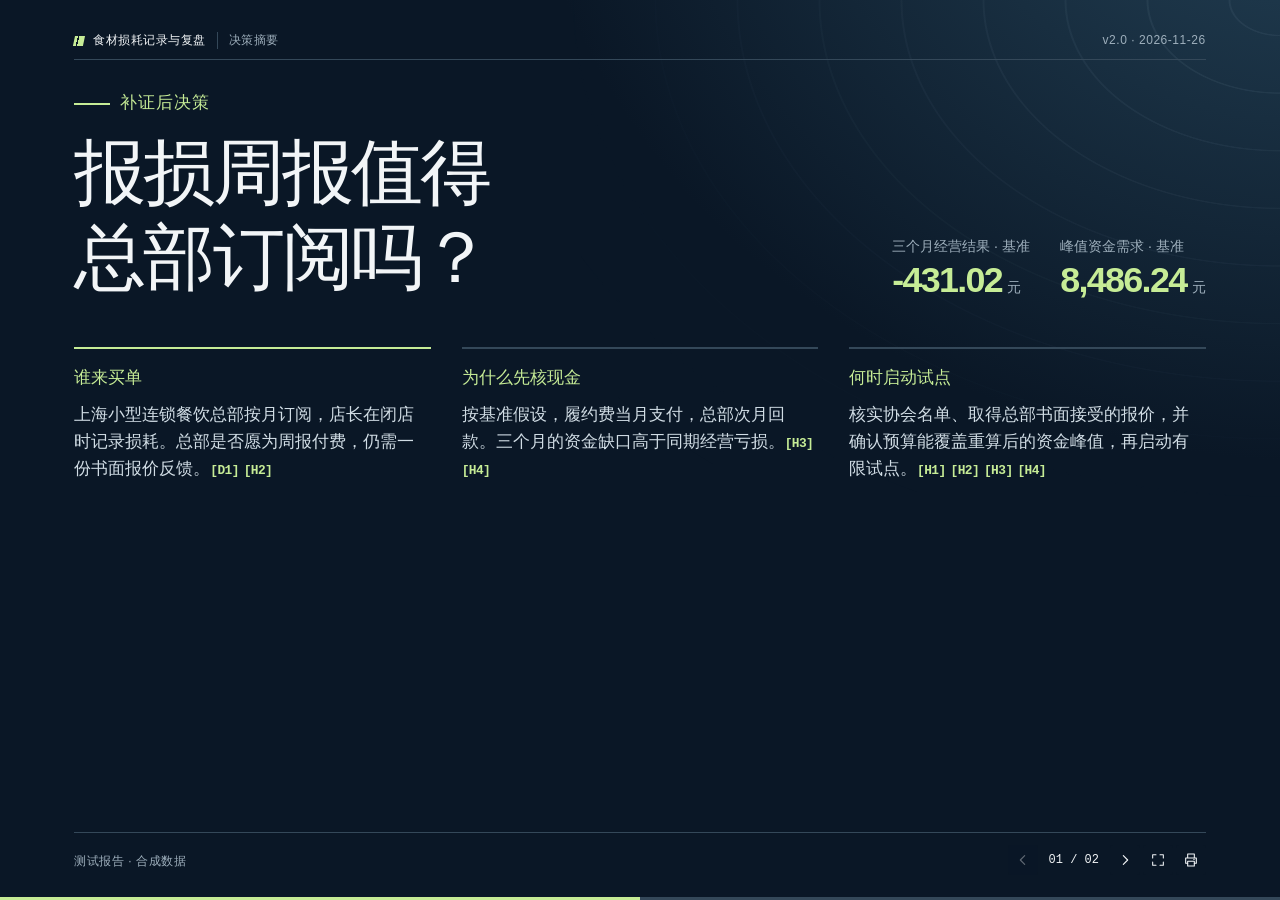
<file: reports/bx-demo/theme-previews/capital.html>
<!doctype html>
<html lang="zh-CN" data-theme="capital" data-theme-version="1.1">
<head>
  <meta charset="utf-8">
  <meta name="viewport" content="width=device-width, initial-scale=1">
  <title>食材损耗记录与复盘 · 主题预览 · v2.0 · 2026-11-26</title>
  <style>
/* bxf presentation themes v1.1. The document structure and all data are shared. */
:root {
  color-scheme: light;
  --paper: #f9f8f4;
  --surface: #ffffff;
  --ink: #16293b;
  --body-ink: #344554;
  --muted: #556774;
  --line: #cdd2d1;
  --accent: #174e97;
  --tint: #e9eff6;
  --hero: #122e4e;
  --on-hero: #f5f8fc;
  --scenario-low: #586d80;
  --scenario-base: #215495;
  --scenario-high: #317260;
  --sans: "Helvetica Neue", Arial, "PingFang SC", "Microsoft YaHei", "Noto Sans CJK SC", sans-serif;
  --serif: "Iowan Old Style", "Songti SC", STSong, "Noto Serif CJK SC", SimSun, serif;
  --digits: "SFMono-Regular", Consolas, "Liberation Mono", Menlo, monospace;
  --gutter: clamp(28px, 5.8vw, 9rem);
  --top: clamp(18px, 3.6vh, 3rem);
  --heading-inset: clamp(24px, 3.4vh, 48px);
  --foot: clamp(42px, 6.4vh, 4.8rem);
  --bottom: clamp(7px, 1.2vh, 15px);
  --space: clamp(14px, 2.2vh, 1.8rem);
  --copy-size: clamp(16px, min(1.48vw, 2.7vh), 34px);
  --small-size: clamp(13px, min(1.1vw, 2vh), 22px);
  --heading-size: clamp(30px, min(3.8vw, 6.4vh), 82px);
  --title-size: clamp(40px, min(5.15vw, 8.7vh), 110px);
  --folio-size: clamp(12px, .9vw, 17px);
  --canvas-gap: clamp(5px, .55vw, 12px);
  --cell-pad: clamp(10px, min(1.04vw, 1.9vh), 24px);
  --focus: var(--accent);
  font-family: var(--sans);
  font-synthesis: none;
  background: var(--paper);
  color: var(--ink);
}
:root[data-theme="capital"] {
  color-scheme: dark;
  --paper: #0a1726;
  --surface: #132537;
  --ink: #f2f5f7;
  --body-ink: #d1dde5;
  --muted: #9eafbc;
  --line: #344859;
  --accent: #c6ec96;
  --tint: #1c3436;
  --hero: #badc97;
  --on-hero: #15271c;
  --scenario-low: #8c9fb4;
  --scenario-base: #b4df88;
  --scenario-high: #68c8c1;
  --title-size: clamp(40px, min(5.65vw, 9.45vh), 124px);
}
:root[data-theme="editorial"] {
  --paper: #f2f2f6;
  --surface: #fcfcfe;
  --ink: #23203a;
  --body-ink: #454456;
  --muted: #616173;
  --line: #ccccd6;
  --accent: #51459a;
  --tint: #e7e5f0;
  --hero: #3b3567;
  --on-hero: #fcfbff;
  --scenario-low: #69667b;
  --scenario-base: #6756a7;
  --scenario-high: #3c797a;
  --title-size: clamp(40px, min(5.4vw, 8.8vh), 120px);
}
*, *::before, *::after { box-sizing: border-box; }
html, body { margin: 0; min-height: 100%; }
body { background: var(--paper); color: var(--ink); }
button { font: inherit; color: inherit; }
button:focus-visible, a:focus-visible {
  outline: 2px solid var(--focus);
  outline-offset: 3px;
}
.reveal { background: var(--paper); }
.reveal > :not(.slides):not(.aria-status) { display: none !important; }
.aria-status, .sr-only {
  position: absolute; width: 1px; height: 1px; padding: 0; margin: -1px;
  overflow: hidden; clip-path: inset(50%); white-space: nowrap; border: 0;
}
.slide {
  isolation: isolate;
  position: relative;
  display: flex;
  flex-direction: column;
  min-height: 100vh;
  min-height: 100dvh;
  padding: var(--top) var(--gutter) var(--bottom);
  color: var(--ink);
  background: var(--paper);
  border-bottom: 1px solid var(--line);
  font-size: var(--copy-size);
  line-height: 1.55;
  text-align: start;
  overflow-wrap: anywhere;
}
.slide:focus { outline: none; }
.meta, .footer {
  display: flex;
  flex: none;
  align-items: center;
  gap: .9em;
  color: var(--muted);
  font-size: var(--folio-size);
  line-height: 1.4;
  letter-spacing: .045em;
}
.meta { min-height: 2em; padding: 0 0 .8em; border-bottom: 1px solid var(--line); }
.product { display: inline-flex; align-items: center; gap: .75em; font-weight: 700; color: var(--ink); }
.product::before {
  content: ""; display: inline-block; width: .82em; height: .82em; flex: none;
  background: linear-gradient(90deg, var(--accent) 56%, transparent 56% 69%, var(--accent) 69%);
}
.section-label { padding-inline-start: .9em; border-inline-start: 1px solid var(--line); }
.version { margin-inline-start: auto; font-variant-numeric: tabular-nums; text-align: end; }
.footer { min-height: var(--foot); border-top: 1px solid var(--line); justify-content: space-between; }
.folio, #position { font-family: var(--digits); font-variant-numeric: tabular-nums; }
.page-frame {
  width: 100%;
  flex: 1 0 auto;
  display: flex;
  flex-direction: column;
  justify-content: flex-start;
  gap: clamp(16px, 3.1vh, 3rem);
  padding-block: var(--heading-inset);
}
.page-heading, .page-body { min-width: 0; }
.page-body { display: grid; gap: var(--space); align-content: start; }
.slide :is(h1, h2, h3, p, figure, dl) { margin: 0; }
.slide :is(h1, h2, h3) { color: var(--ink); }
.slide h1, .slide h2 { font-weight: 680; line-height: 1.18; letter-spacing: -.038em; text-wrap: balance; }
.slide h1 { font-size: var(--title-size); }
.slide h2 { font-size: var(--heading-size); }
.slide h3, figcaption { font-size: 1.04em; font-weight: 680; line-height: 1.36; }
.page-body p { color: var(--body-ink); }
.slide .note, .slide .cite { color: var(--muted); font-size: var(--small-size); line-height: 1.55; }
.slide a { color: var(--accent); text-underline-offset: .16em; text-decoration-thickness: 1px; }
.slide a[href^="#"], .slide .ref {
  color: var(--accent);
  font-family: var(--digits); font-weight: 570; font-size: .74em;
  white-space: nowrap; letter-spacing: -.045em; text-decoration: none;
}
.slide a:hover { text-decoration: underline; }
.slide .rows { display: grid; }
.slide .row {
  display: grid; grid-template-columns: minmax(9em, 23%) minmax(0, 1fr);
  align-items: baseline; gap: 1.55em;
  padding: clamp(10px, 1.78vh, 25px) 0;
  border-top: 1px solid var(--line);
}
.slide .row h3 { color: var(--ink); }
.cover .verdict {
  display: inline-flex; width: fit-content; align-items: center; gap: .6em;
  color: var(--accent); font-weight: 700; font-size: .9em; letter-spacing: .055em;
}
.verdict::before { content: ""; width: 2.1em; height: 2px; background: currentColor; }
.cover .page-heading { display: flex; flex-direction: column; gap: var(--space); align-items: start; }
.cover .verdict { order: -1; }
.cover-metrics { display: flex; flex-wrap: wrap; gap: .75em 1.6em; margin-block-start: .65em; }
.metric { display: grid; grid-template-columns: auto 1fr; gap: .15em .28em; align-items: baseline; }
.metric-label { grid-column: 1/-1; color: var(--muted); font-size: var(--small-size); }
.metric-value { color: var(--accent); font-size: clamp(26px, min(2.8vw, 5vh), 68px); font-weight: 560; line-height: 1.13; letter-spacing: -.046em; font-variant-numeric: tabular-nums; }
.metric-unit { color: var(--muted); font-size: .72em; }
.cover .page-frame {
  display: grid; grid-template-columns: minmax(0, 1fr) minmax(0, 1fr);
  align-items: start; align-content: start; gap: clamp(32px, 6.2vw, 140px);
}
.cover .row { display: block; padding: clamp(10px, 1.9vh, 27px) 0; }
.cover .row h3 { margin-bottom: .32em; font-size: .91em; }
.cover .row p { font-size: .92em; }
:root[data-theme="boardroom"] .cover .page-heading { border-top: .42em solid var(--hero); padding-top: clamp(22px, 4.2vh, 4rem); }
:root[data-theme="boardroom"] .cover .row:first-child { border-color: var(--hero); }
:root[data-theme="boardroom"] .cover-metrics { border-top: 1px solid var(--line); width: 100%; padding-block-start: 1em; }
:root[data-theme="boardroom"] .cover .meta { border-bottom-color: var(--ink); }

/* Capital places the decision and key figures above a single horizontal reading line. */
:root[data-theme="capital"] .cover {
  background: radial-gradient(ellipse at 104% -24%, #26455a 0%, transparent 43%), var(--paper);
}
:root[data-theme="capital"] .cover::before {
  content: ""; position: absolute; z-index: -1; inset: 0 0 auto auto;
  width: 57%; height: 57%; pointer-events: none;
  background: repeating-radial-gradient(ellipse at 100% 0%, transparent 0 49px, #bed8ee10 50px 51px, transparent 52px 82px);
  mask-image: linear-gradient(to left, black 15%, transparent), linear-gradient(to bottom, black 15%, transparent);
  mask-composite: intersect;
}
:root[data-theme="capital"] .product::before {
  transform: skew(-12deg);
  background: linear-gradient(90deg, var(--accent) 0 28%, transparent 28% 42%, var(--accent) 42% 100%);
}
:root[data-theme="capital"] .cover .page-frame { display: flex; align-items: stretch; gap: clamp(24px, 5.1vh, 5rem); }
:root[data-theme="capital"] .cover .page-heading:has(.cover-metrics) {
  display: grid; grid-template-columns: 1.35fr .9fr;
  grid-template-areas: "verdict metrics" "title metrics"; gap: .7em 5vw;
}
:root[data-theme="capital"] .cover h1 { max-width: 18em; }
:root[data-theme="capital"] .cover .page-heading:has(.cover-metrics) h1 { grid-area: title; }
:root[data-theme="capital"] .cover .verdict { grid-area: verdict; }
:root[data-theme="capital"] .cover-metrics { grid-area: metrics; align-self: end; justify-self: end; margin: 0; }
:root[data-theme="capital"] .cover .rows { grid-template-columns: repeat(auto-fit, minmax(min(13em, 100%), 1fr)); gap: 2.4vw; }
:root[data-theme="capital"] .cover .row { border-top: 2px solid var(--line); }
:root[data-theme="capital"] .cover .row:first-child { border-color: var(--accent); }
:root[data-theme="capital"] .cover .row h3 { color: var(--accent); margin-bottom: .7em; }
:root[data-theme="capital"] .analysis .rows:has(>.row:nth-child(3)) {
  grid-template-columns: 1fr 1fr; column-gap: 4.5vw;
}
:root[data-theme="capital"] .analysis .rows:has(>.row:nth-child(3)) > .row { display: block; }
:root[data-theme="capital"] .analysis .rows:has(>.row:nth-child(3)) h3 { color: var(--accent); margin-bottom: .5em; }

/* Editorial uses display serif titles, a folio and asymmetrical evidence columns. */
:root[data-theme="editorial"] .slide :is(h1, h2) { font-family: var(--serif); font-weight: 700; letter-spacing: -.04em; line-height: 1.2; }
:root[data-theme="editorial"] .product::before {
  border: 1px solid var(--accent);
  background: linear-gradient(135deg, transparent 43%, var(--accent) 44% 54%, transparent 55%);
}
:root[data-theme="editorial"] .meta { border-bottom: 3px double var(--ink); }
:root[data-theme="editorial"] .cover .page-frame { display: flex; align-items: stretch; gap: clamp(18px, 3.8vh, 4rem); }
:root[data-theme="editorial"] .cover .page-heading { position: relative; padding-inline-start: 1em; border-inline-start: 4px solid var(--accent); }
:root[data-theme="editorial"] .cover .page-heading:has(.cover-metrics) { display: grid; grid-template-columns: minmax(0, 1.5fr) minmax(0, 1fr); grid-template-areas: "verdict metrics" "title metrics"; column-gap: 5vw; }
:root[data-theme="editorial"] .cover .page-heading:has(.cover-metrics) h1 { grid-area: title; }
:root[data-theme="editorial"] .cover .verdict { grid-area: verdict; }
:root[data-theme="editorial"] .cover-metrics { grid-area: metrics; flex-direction: column; justify-self: end; margin: 0; }
:root[data-theme="editorial"] .cover .rows { column-gap: 3.6vw; }
:root[data-theme="editorial"] .cover .rows:has(>.row:nth-child(2)) { grid-template-columns: minmax(0, 1.07fr) minmax(0, 1fr); }
:root[data-theme="editorial"] .cover .rows:has(>.row:nth-child(3))>.row:first-child { grid-row: span 2; border-top: 3px solid var(--ink); }
:root[data-theme="editorial"] .cover .rows:has(>.row:nth-child(3))>.row:first-child h3 { font-family: var(--serif); font-size: 1.48em; }
:root[data-theme="editorial"] .analysis .row { grid-template-columns: minmax(9em, 27%) minmax(0, 1fr); }
:root[data-theme="editorial"] .analysis .row h3 { font-family: var(--serif); font-size: 1.16em; }

.canvas {
  display: grid;
  grid-template-columns: repeat(10, minmax(0, 1fr));
  grid-template-areas:
    "partners partners activities activities value value relations relations segments segments"
    "partners partners resources resources value value channels channels segments segments"
    "costs costs costs costs costs revenue revenue revenue revenue revenue";
  gap: var(--canvas-gap);
}
.cell {
  position: relative; display: flex; flex-direction: column; justify-content: flex-start;
  min-width: 0; padding: var(--cell-pad); color: var(--ink); background: var(--surface);
  border: 1px solid var(--line); transition: box-shadow .18s, background-color .18s;
}
.cell h3 { font-size: .88em; }
.cell p { margin-top: .45em; line-height: 1.47; font-size: .84em; color: var(--body-ink); }
.partners { grid-area: partners; }
.activities { grid-area: activities; }
.resources { grid-area: resources; }
.value { grid-area: value; }
.relations { grid-area: relations; }
.channels { grid-area: channels; }
.segments { grid-area: segments; }
.costs { grid-area: costs; }
.revenue { grid-area: revenue; }
.cell-trigger {
  position: static; cursor: pointer; background: none; border: none; color: inherit;
  padding: 0; text-align: start; font: inherit; line-height: inherit; letter-spacing: inherit;
}
.cell-trigger::after { content: ""; position: absolute; inset: 0; }
.cell a { position: relative; z-index: 1; }
.cell:has(.cell-trigger:focus-visible) { outline: 2px solid var(--focus); outline-offset: 2px; z-index: 1; }
.cell-trigger:focus-visible { outline: none; }
.cell.value {
  justify-content: center; color: var(--on-hero); border-color: var(--hero);
  background: repeating-radial-gradient(ellipse at 112% 108%, transparent 0 18px, #ffffff10 19px 20px, transparent 21px 34px), var(--hero);
}
.cell.value :is(h3, p, a, .ref) { color: var(--on-hero); }
.cell.value h3 { font-size: 1.23em; }
.cell.value p { margin-top: .8em; }
.cell.costs, .cell.revenue { background: var(--tint); border-color: transparent; }
.cell.segments { border-top: 3px solid var(--accent); }
.cell.is-related { box-shadow: inset 0 0 0 2px var(--accent); }
.cell.is-selected { outline: 3px solid var(--accent); outline-offset: 1px; z-index: 2; }
@media (hover: hover) { .cell:has(.cell-trigger:hover) { box-shadow: inset 0 0 0 1.5px var(--accent); } }
:root[data-theme="capital"] .cell { border-radius: 2px; }
:root[data-theme="capital"] .cell.value { background: linear-gradient(155deg, #d4eeb7, var(--hero) 55%, #9abeb0); }
:root[data-theme="editorial"] .canvas { gap: 1px; border: 1px solid var(--line); background: var(--line); }
:root[data-theme="editorial"] .cell { border: 0; }
:root[data-theme="editorial"] .cell h3 { font-family: var(--serif); font-size: 1.02em; }
:root[data-theme="editorial"] .cell.value h3 { font-size: 1.33em; }

table { width: 100%; border-collapse: collapse; text-align: start; font-variant-numeric: tabular-nums; }
th, td { text-align: start; vertical-align: middle; border-bottom: 1px solid var(--line); padding: .43em .65em; }
thead th { border-top: 2px solid var(--ink); color: var(--muted); font-size: .82em; font-weight: 650; }
tbody th { color: var(--body-ink); font-weight: 530; }
.compare :is(td, th):not(:first-child) { text-align: end; }
.compare :is(td, th):first-child { width: 43%; padding-inline-start: .3em; }
.compare thead :nth-child(2) { color: var(--scenario-low); }
.compare thead :nth-child(3), .compare tbody td:nth-child(3) { color: var(--scenario-base); background: var(--tint); font-weight: 700; }
.compare thead :nth-child(4) { color: var(--scenario-high); }
.compare tbody td { font-size: 1.09em; letter-spacing: -.025em; }
.assumptions { font-size: .82em; }
.assumptions th, .assumptions td { padding: .6em .42em; }
:root[data-theme="capital"] thead th { border-top-color: var(--accent); }
:root[data-theme="editorial"] thead th { border-top: 3px double var(--ink); }
.chart { display: grid; gap: .52em; }
figcaption { color: var(--ink); margin-bottom: .3em; }
.barrow { display: grid; grid-template-columns: 4em minmax(0, 1fr) 7em; gap: 1em; align-items: center; }
.barrow>span { font-size: .84em; color: var(--muted); }
.barrow output { text-align: end; font-variant-numeric: tabular-nums; }
.track { height: .6em; background: var(--tint); }
.bar { height: 100%; background: var(--scenario-base); }
.barrow:nth-of-type(1) .bar { background: var(--scenario-low); }
.barrow:nth-of-type(3) .bar { background: var(--scenario-high); }
.trend { width: 100%; min-width: 0; }
.trend svg { display: block; width: 100%; height: clamp(115px, 27vh, 22rem); overflow: visible; }
.trend text { font-family: var(--sans); fill: var(--muted); }
.trend :is(line, path, polyline) { vector-effect: non-scaling-stroke; }
.trend polyline { fill: none; stroke: var(--scenario-base); stroke-width: 3; }
.trend circle { fill: var(--scenario-base); }
.trend line { stroke: var(--line); }
.records { display: grid; gap: .7em; }
.evidence { border-top: 1px solid var(--line); padding-top: .62em; }
.evidence h3 { font-size: .93em; }
.evidence p { margin-top: .22em; font-size: .89em; }
.appendix .row { padding-block: .48em; font-size: .92em; }
.nav, .progress-line { display: none; }
@media screen {
  html.enhanced, .enhanced body, .enhanced .reveal, .enhanced .slides { height: 100%; overflow: hidden; }
  .enhanced .slide { height: 100%; overflow-y: auto; overscroll-behavior: contain; border: 0; }
  .enhanced .slide:not(.present) { display: none !important; }
  .enhanced .footer { padding-inline-end: min(38vw, 315px); }
  .enhanced .folio { display: none; }
  .enhanced .nav {
    position: fixed; z-index: 5; inset-inline-end: var(--gutter);
    bottom: var(--bottom); height: var(--foot);
    display: flex; align-items: center; justify-content: flex-end; gap: 3px;
    color: var(--muted); font-size: var(--folio-size);
  }
  .nav button {
    display: inline-flex; align-items: center; justify-content: center; gap: .3em;
    border: 1px solid transparent; border-radius: 3px;
    min-width: 30px; min-height: 30px; padding: .22em .48em;
    cursor: pointer; background: var(--paper); color: var(--ink);
  }
  .nav button:hover { border-color: var(--line); color: var(--accent); }
  .nav button:disabled { opacity: .37; cursor: default; }
  .nav button svg { width: clamp(16px, 1.2vw, 21px); height: clamp(16px, 1.2vw, 21px); }
  #position { min-width: 5.5em; text-align: center; color: var(--ink); }
  .enhanced .progress-line {
    position: fixed; z-index: 6; inset: auto 0 0; display: block; height: 3px;
    background: var(--line); pointer-events: none;
  }
  .progress-line>span { display: block; width: 100%; height: 100%; background: var(--accent); transform-origin: left; }
}
@media screen and (min-width: 801px) and (max-height: 620px) {
  :root { --top: 12px; --heading-inset: 16px; --space: 9px; --foot: 32px; --bottom: 4px; --cell-pad: 8px; }
  .page-frame { gap: 12px; }
  .slide .row, .cover .row { padding-block: 7px; }
  .meta { padding-bottom: .35em; }
  .cell p { margin-top: .27em; }
}
@media screen and (max-width: 800px) {
  :root {
    --gutter: clamp(17px, 4.4vw, 35px); --top: 16px; --heading-inset: 24px; --space: 14px;
    --copy-size: clamp(16px, 2.6vw, 19px); --small-size: 13px;
    --heading-size: clamp(27px, 4.7vw, 38px); --title-size: clamp(35px, 6vw, 55px);
    --foot: 44px; --bottom: 6px;
  }
  .page-frame { gap: 18px; }
  .slide .row { grid-template-columns: minmax(6em, 24%) minmax(0, 1fr); gap: .8em; }
  .cover .page-frame { gap: 22px; }
  .cover .rows { gap: 0; }
  .canvas {
    grid-template-columns: repeat(3, minmax(0, 1fr));
    grid-template-areas: "partners activities value" "resources relations segments" "channels costs revenue";
  }
  .cell { --cell-pad: 9px; }
  .cell h3 { font-size: .9em; }
  .cell.value h3 { font-size: 1em; }
  .cell p { font-size: .82em; }
  .nav { background: var(--paper); }
}
@media screen and (max-width: 620px) {
  .slide { padding-bottom: calc(var(--foot) + var(--bottom)); }
  .meta { flex-wrap: wrap; row-gap: 3px; }
  .meta .version { font-size: .9em; }
  .page-frame { padding-block-end: 16px; }
  .cover .page-frame, :root[data-theme] .cover .page-frame { display: flex; align-items: stretch; justify-content: flex-start; gap: 20px; }
  :root[data-theme] .cover .page-heading:has(.cover-metrics) { display: flex; }
  :root[data-theme] .cover .cover-metrics { flex-direction: row; align-self: stretch; padding-top: .65em; }
  :root[data-theme] .cover .rows, :root[data-theme] .analysis .rows { grid-template-columns: 1fr; }
  :root[data-theme] .cover .rows>.row:first-child { grid-row: auto; }
  :root[data-theme] .slide .row { display: block; padding-block: 10px; }
  .slide .row h3 { margin-bottom: .35em; }
  :root[data-theme] .cover .row p { font-size: .95em; }
  .enhanced .footer { padding: 9px 0 0; min-height: 0; }
  .enhanced .nav { inset: auto 0 0; height: var(--foot); padding-inline: var(--gutter); border-top: 1px solid var(--line); }
  .barrow { grid-template-columns: 2.3em minmax(0, 1fr) 5em; gap: .55em; }
  .assumptions { font-size: 12px; }
  th, td { padding: .4em .25em; }
  .compare tbody td { font-size: .98em; }
  .cover-metrics { gap: .75em 1.25em; }
}
@media screen and (prefers-reduced-motion: no-preference) {
  .enhanced:not(.poster) .slide.present .page-frame { animation: deck-arrive .23s ease-out both; }
  @keyframes deck-arrive { from { transform: translateY(5px); opacity: .52; } to { transform: none; opacity: 1; } }
}
@media (prefers-reduced-motion: reduce) {
  *, *::before, *::after { transition-duration: 0s !important; animation-duration: .01ms !important; }
}
@page { size: A4 landscape; margin: 0; }
@media print {
  :root {
    --top: 9mm; --heading-inset: 4mm; --gutter: 13mm; --bottom: 4mm; --foot: 7mm; --space: 3mm;
    --copy-size: 12pt; --small-size: 9pt; --folio-size: 8pt; --heading-size: 25pt;
    --title-size: 36pt !important; --cell-pad: 2.5mm; --canvas-gap: 1.2mm;
  }
  *, *::before, *::after { -webkit-print-color-adjust: exact; print-color-adjust: exact; }
  html, body, .reveal, .slides { display: block !important; width: auto !important; height: auto !important; overflow: visible !important; }
  .reveal .slides > .slide, .reveal .slides > .slide[hidden] {
    display: flex !important; visibility: visible !important; opacity: 1 !important;
    position: relative !important; inset: auto !important; transform: none !important;
    min-height: 209mm; height: auto !important; width: 100%; overflow: visible !important;
    border: 0; break-after: page;
  }
  .reveal .slides>.slide:last-child { break-after: auto; }
  .page-frame, :root[data-theme] .cover .page-frame { padding-block: var(--heading-inset); gap: 5mm; }
  .cover .page-frame { column-gap: 12mm; }
  .slide .row, .cover .row { padding-block: 2.5mm; }
  .metric-value { font-size: 24pt; }
  .footer { padding-inline: 0; }
  .folio { display: inline; }
  .nav, .progress-line { display: none !important; }
  .cell, .cell.is-related, .cell.is-selected { outline: 0; box-shadow: none; }
  .trend svg { height: 52mm; }
  .row, .cell, .evidence, tr { break-inside: avoid; }
}
@media screen {
  .poster .nav, .poster .progress-line { display: none; }
  .poster .footer { padding-inline: 0; }
  .poster .folio { display: inline; }
}

  </style>
</head>
<body>
  <main class="reveal" aria-label="可行性分析报告">
    <div class="slides">
<section class="slide cover" data-kind="cover" data-chapter="decision" id="decision" tabindex="-1" aria-labelledby="title-decision"><header class="meta"><span class="product">食材损耗记录与复盘</span><span class="section-label">决策摘要</span><span class="version">v2.0 · 2026-11-26</span></header><div class="page-frame"><div class="page-heading"><h1 id="title-decision">报损周报值得总部订阅吗？</h1><p class="verdict">补证后决策</p><div class="cover-metrics"><article class="metric"><span class="metric-label">三个月经营结果 · 基准</span><strong class="metric-value">-431.02</strong><span class="metric-unit">元</span></article><article class="metric"><span class="metric-label">峰值资金需求 · 基准</span><strong class="metric-value">8,486.24</strong><span class="metric-unit">元</span></article></div></div><div class="page-body"><div class="rows"><article class="row"><h3>谁来买单</h3><p>上海小型连锁餐饮总部按月订阅，店长在闭店时记录损耗。总部是否愿为周报付费，仍需一份书面报价反馈。<span class="ref">[D1]</span> <span class="ref">[H2]</span></p></article><article class="row"><h3>为什么先核现金</h3><p>按基准假设，履约费当月支付，总部次月回款。三个月的资金缺口高于同期经营亏损。<span class="ref">[H3]</span> <span class="ref">[H4]</span></p></article><article class="row"><h3>何时启动试点</h3><p>核实协会名单、取得总部书面接受的报价，并确认预算能覆盖重算后的资金峰值，再启动有限试点。<span class="ref">[H1]</span> <span class="ref">[H2]</span> <span class="ref">[H3]</span> <span class="ref">[H4]</span></p></article></div></div></div><footer class="footer"><span class="status">测试报告 · 合成数据</span><span class="folio" aria-label="第 1 页，共 2 页">01 / 02</span></footer></section>
<section class="slide canvas-slide" data-kind="canvas-slide" data-chapter="canvas" id="canvas" tabindex="-1" aria-labelledby="title-canvas"><header class="meta"><span class="product">食材损耗记录与复盘</span><span class="section-label">商业模式</span><span class="version">v2.0 · 2026-11-26</span></header><div class="page-frame"><div class="page-heading"><h2 id="title-canvas">商业模式画布</h2></div><div class="page-body"><div class="canvas"><article class="cell partners" data-cell="partners" style="grid-area:partners"><h3><button class="cell-trigger" type="button" aria-pressed="false">重要合作伙伴</button></h3><p>拟由区域餐饮协会引荐；名单与合作意愿待核实。<span class="ref">[D1]</span> <span class="ref">[H1]</span></p></article><article class="cell activities" data-cell="activities" style="grid-area:activities"><h3><button class="cell-trigger" type="button" aria-pressed="false">关键业务</button></h3><p>配置报损口径，培训店长，汇总异常供总部复盘。<span class="ref">[D2]</span></p></article><article class="cell resources" data-cell="resources" style="grid-area:resources"><h3><button class="cell-trigger" type="button" aria-pressed="false">核心资源</button></h3><p>报损表单、门店映射、周报规则和运营支持。<span class="ref">[D2]</span></p></article><article class="cell value" data-cell="value" style="grid-area:value"><h3><button class="cell-trigger" type="button" aria-pressed="false">价值主张</button></h3><p>假设总部会据异常调整备货并减少损耗。<span class="ref">[H8]</span></p></article><article class="cell relations" data-cell="relations" style="grid-area:relations"><h3><button class="cell-trigger" type="button" aria-pressed="false">客户关系</button></h3><p>拟由总部对接、门店培训，续用以实际续费验证。<span class="ref">[D2]</span> <span class="ref">[H2]</span></p></article><article class="cell channels" data-cell="channels" style="grid-area:channels"><h3><button class="cell-trigger" type="button" aria-pressed="false">渠道通路</button></h3><p>区域餐饮协会引荐；月触达 10 家为假设。<span class="ref">[H1]</span></p></article><article class="cell segments" data-cell="segments" style="grid-area:segments"><h3><button class="cell-trigger" type="button" aria-pressed="false">客户细分</button></h3><p>小型连锁餐饮企业；使用者为门店店长，付费方为连锁总部。<span class="ref">[D1]</span></p></article><article class="cell costs" data-cell="costs" style="grid-area:costs"><h3><button class="cell-trigger" type="button" aria-pressed="false">成本结构</button></h3><p>基准履约 300 CNY／客户月，新增获客 500 CNY／家，固定 2,200 CNY／月。<span class="ref">[H3]</span></p></article><article class="cell revenue" data-cell="revenue" style="grid-area:revenue"><h3><button class="cell-trigger" type="button" aria-pressed="false">收入来源</button></h3><p>拟向连锁总部按月报价 1,200 CNY／客户。基准假定账期一个月。<span class="ref">[D1]</span> <span class="ref">[H2]</span> <span class="ref">[H4]</span></p></article></div><p class="note">按基准成本，每客户月贡献 817.2 CNY。期末月按既定新签量，保本需 4 家在服客户。<span class="ref">[H1]</span> <span class="ref">[H2]</span> <span class="ref">[H3]</span></p></div></div><footer class="footer"><span class="status">测试报告 · 合成数据</span><span class="folio" aria-label="第 2 页，共 2 页">02 / 02</span></footer></section>
    </div>
  </main>
  <nav class="nav" aria-label="报告演示">
    <button type="button" id="previous" title="上一页（←）" aria-label="上一页" aria-keyshortcuts="ArrowLeft ArrowUp PageUp">
      <svg viewBox="0 0 24 24" aria-hidden="true" fill="none" stroke="currentColor" stroke-width="1.7" stroke-linecap="round" stroke-linejoin="round"><path d="M14.5 5.5 8 12l6.5 6.5"/></svg>
    </button>
    <output id="position" aria-label="页码" aria-live="polite" aria-atomic="true"></output>
    <button type="button" id="next" title="下一页（→）" aria-label="下一页" aria-keyshortcuts="ArrowRight ArrowDown PageDown">
      <svg viewBox="0 0 24 24" aria-hidden="true" fill="none" stroke="currentColor" stroke-width="1.7" stroke-linecap="round" stroke-linejoin="round"><path d="m9.5 5.5 6.5 6.5-6.5 6.5"/></svg>
    </button>
    <button type="button" id="fullscreen" title="进入全屏（F）" aria-label="进入全屏" aria-keyshortcuts="F" aria-pressed="false">
      <svg viewBox="0 0 24 24" aria-hidden="true" fill="none" stroke="currentColor" stroke-width="1.6" stroke-linecap="round" stroke-linejoin="round"><path d="M4 9V4h5m6 0h5v5m0 6v5h-5m-6 0H4v-5"/></svg>
    </button>
    <button type="button" id="print" title="打印报告" aria-label="打印报告">
      <svg viewBox="0 0 24 24" aria-hidden="true" fill="none" stroke="currentColor" stroke-width="1.6" stroke-linecap="round" stroke-linejoin="round"><path d="M7 8V3h10v5M7 17H4V9h16v8h-3"/><path d="M7 14h10v7H7zM16 11h1"/></svg>
    </button>
  </nav>
  <div class="progress-line" aria-hidden="true"><span></span></div>
  <script type="text/plain" id="reveal-license">Copyright (C) 2011-2024 Hakim El Hattab, http://hakim.se, and reveal.js contributors

Permission is hereby granted, free of charge, to any person obtaining a copy
of this software and associated documentation files (the "Software"), to deal
in the Software without restriction, including without limitation the rights
to use, copy, modify, merge, publish, distribute, sublicense, and/or sell
copies of the Software, and to permit persons to whom the Software is
furnished to do so, subject to the following conditions:

The above copyright notice and this permission notice shall be included in
all copies or substantial portions of the Software.

THE SOFTWARE IS PROVIDED "AS IS", WITHOUT WARRANTY OF ANY KIND, EXPRESS OR
IMPLIED, INCLUDING BUT NOT LIMITED TO THE WARRANTIES OF MERCHANTABILITY,
FITNESS FOR A PARTICULAR PURPOSE AND NONINFRINGEMENT. IN NO EVENT SHALL THE
AUTHORS OR COPYRIGHT HOLDERS BE LIABLE FOR ANY CLAIM, DAMAGES OR OTHER
LIABILITY, WHETHER IN AN ACTION OF CONTRACT, TORT OR OTHERWISE, ARISING FROM,
OUT OF OR IN CONNECTION WITH THE SOFTWARE OR THE USE OR OTHER DEALINGS IN
THE SOFTWARE.</script>
  <script>/*!
 * reveal.js 5.2.0
 * https://revealjs.com
 * MIT licensed
 *
 * Copyright (C) 2011-2024 Hakim El Hattab, https://hakim.se
 */
!function(e,t){"object"==typeof exports&&"undefined"!=typeof module?module.exports=t():"function"==typeof define&&define.amd?define(t):(e="undefined"!=typeof globalThis?globalThis:e||self).Reveal=t()}(this,(function(){"use strict";const e=(e,t)=>{for(let i in t)e[i]=t[i];return e},t=(e,t)=>Array.from(e.querySelectorAll(t)),i=(e,t,i)=>{i?e.classList.add(t):e.classList.remove(t)},s=e=>{if("string"==typeof e){if("null"===e)return null;if("true"===e)return!0;if("false"===e)return!1;if(e.match(/^-?[\d\.]+$/))return parseFloat(e)}return e},a=(e,t)=>{e.style.transform=t},n=(e,t)=>{let i=e.matches||e.matchesSelector||e.msMatchesSelector;return!(!i||!i.call(e,t))},r=(e,t)=>{if("function"==typeof e.closest)return e.closest(t);for(;e;){if(n(e,t))return e;e=e.parentNode}return null},o=e=>{let t=(e=e||document.documentElement).requestFullscreen||e.webkitRequestFullscreen||e.webkitRequestFullScreen||e.mozRequestFullScreen||e.msRequestFullscreen;t&&t.apply(e)},l=e=>{let t=document.createElement("style");return t.type="text/css",e&&e.length>0&&(t.styleSheet?t.styleSheet.cssText=e:t.appendChild(document.createTextNode(e))),document.head.appendChild(t),t},d=()=>{let e={};location.search.replace(/[A-Z0-9]+?=([\w\.%-]*)/gi,(t=>{e[t.split("=").shift()]=t.split("=").pop()}));for(let t in e){let i=e[t];e[t]=s(unescape(i))}return void 0!==e.dependencies&&delete e.dependencies,e},c={mp4:"video/mp4",m4a:"video/mp4",ogv:"video/ogg",mpeg:"video/mpeg",webm:"video/webm"},h=navigator.userAgent,u=/(iphone|ipod|ipad|android)/gi.test(h)||"MacIntel"===navigator.platform&&navigator.maxTouchPoints>1,g=/android/gi.test(h);var v=function(e){if(e){var t=function(e){return[].slice.call(e)},i=3,s=[],a=null,n="requestAnimationFrame"in e?function(){e.cancelAnimationFrame(a),a=e.requestAnimationFrame((function(){return o(s.filter((function(e){return e.dirty&&e.active})))}))}:function(){},r=function(e){return function(){s.forEach((function(t){return t.dirty=e})),n()}},o=function(e){e.filter((function(e){return!e.styleComputed})).forEach((function(e){e.styleComputed=h(e)})),e.filter(u).forEach(g);var t=e.filter(c);t.forEach(d),t.forEach((function(e){g(e),l(e)})),t.forEach(v)},l=function(e){return e.dirty=0},d=function(e){e.availableWidth=e.element.parentNode.clientWidth,e.currentWidth=e.element.scrollWidth,e.previousFontSize=e.currentFontSize,e.currentFontSize=Math.min(Math.max(e.minSize,e.availableWidth/e.currentWidth*e.previousFontSize),e.maxSize),e.whiteSpace=e.multiLine&&e.currentFontSize===e.minSize?"normal":"nowrap"},c=function(e){return 2!==e.dirty||2===e.dirty&&e.element.parentNode.clientWidth!==e.availableWidth},h=function(t){var i=e.getComputedStyle(t.element,null);return t.currentFontSize=parseFloat(i.getPropertyValue("font-size")),t.display=i.getPropertyValue("display"),t.whiteSpace=i.getPropertyValue("white-space"),!0},u=function(e){var t=!1;return!e.preStyleTestCompleted&&(/inline-/.test(e.display)||(t=!0,e.display="inline-block"),"nowrap"!==e.whiteSpace&&(t=!0,e.whiteSpace="nowrap"),e.preStyleTestCompleted=!0,t)},g=function(e){e.element.style.whiteSpace=e.whiteSpace,e.element.style.display=e.display,e.element.style.fontSize=e.currentFontSize+"px"},v=function(e){e.element.dispatchEvent(new CustomEvent("fit",{detail:{oldValue:e.previousFontSize,newValue:e.currentFontSize,scaleFactor:e.currentFontSize/e.previousFontSize}}))},p=function(e,t){return function(){e.dirty=t,e.active&&n()}},m=function(e){return function(){s=s.filter((function(t){return t.element!==e.element})),e.observeMutations&&e.observer.disconnect(),e.element.style.whiteSpace=e.originalStyle.whiteSpace,e.element.style.display=e.originalStyle.display,e.element.style.fontSize=e.originalStyle.fontSize}},f=function(e){return function(){e.active||(e.active=!0,n())}},y=function(e){return function(){return e.active=!1}},b=function(e){e.observeMutations&&(e.observer=new MutationObserver(p(e,1)),e.observer.observe(e.element,e.observeMutations))},w={minSize:16,maxSize:512,multiLine:!0,observeMutations:"MutationObserver"in e&&{subtree:!0,childList:!0,characterData:!0}},E=null,S=function(){e.clearTimeout(E),E=e.setTimeout(r(2),k.observeWindowDelay)},R=["resize","orientationchange"];return Object.defineProperty(k,"observeWindow",{set:function(t){var i="".concat(t?"add":"remove","EventListener");R.forEach((function(t){e[i](t,S)}))}}),k.observeWindow=!0,k.observeWindowDelay=100,k.fitAll=r(i),k}function A(e,t){var a=Object.assign({},w,t),r=e.map((function(e){var t=Object.assign({},a,{element:e,active:!0});return function(e){e.originalStyle={whiteSpace:e.element.style.whiteSpace,display:e.element.style.display,fontSize:e.element.style.fontSize},b(e),e.newbie=!0,e.dirty=!0,s.push(e)}(t),{element:e,fit:p(t,i),unfreeze:f(t),freeze:y(t),unsubscribe:m(t)}}));return n(),r}function k(e){var i=arguments.length>1&&void 0!==arguments[1]?arguments[1]:{};return"string"==typeof e?A(t(document.querySelectorAll(e)),i):A([e],i)[0]}}("undefined"==typeof window?null:window);class p{constructor(e){this.Reveal=e,this.startEmbeddedIframe=this.startEmbeddedIframe.bind(this)}shouldPreload(e){if(this.Reveal.isScrollView())return!0;let t=this.Reveal.getConfig().preloadIframes;return"boolean"!=typeof t&&(t=e.hasAttribute("data-preload")),t}load(e,i={}){e.style.display=this.Reveal.getConfig().display,t(e,"img[data-src], video[data-src], audio[data-src], iframe[data-src]").forEach((e=>{("IFRAME"!==e.tagName||this.shouldPreload(e))&&(e.setAttribute("src",e.getAttribute("data-src")),e.setAttribute("data-lazy-loaded",""),e.removeAttribute("data-src"))})),t(e,"video, audio").forEach((e=>{let i=0;t(e,"source[data-src]").forEach((e=>{e.setAttribute("src",e.getAttribute("data-src")),e.removeAttribute("data-src"),e.setAttribute("data-lazy-loaded",""),i+=1})),u&&"VIDEO"===e.tagName&&e.setAttribute("playsinline",""),i>0&&e.load()}));let s=e.slideBackgroundElement;if(s){s.style.display="block";let t=e.slideBackgroundContentElement,a=e.getAttribute("data-background-iframe");if(!1===s.hasAttribute("data-loaded")){s.setAttribute("data-loaded","true");let n=e.getAttribute("data-background-image"),r=e.getAttribute("data-background-video"),o=e.hasAttribute("data-background-video-loop"),l=e.hasAttribute("data-background-video-muted");if(n)/^data:/.test(n.trim())?t.style.backgroundImage=`url(${n.trim()})`:t.style.backgroundImage=n.split(",").map((e=>`url(${((e="")=>encodeURI(e).replace(/%5B/g,"[").replace(/%5D/g,"]").replace(/[!'()*]/g,(e=>`%${e.charCodeAt(0).toString(16).toUpperCase()}`)))(decodeURI(e.trim()))})`)).join(",");else if(r){let e=document.createElement("video");o&&e.setAttribute("loop",""),(l||this.Reveal.isSpeakerNotes())&&(e.muted=!0),u&&(e.muted=!0,e.setAttribute("playsinline","")),r.split(",").forEach((t=>{const i=document.createElement("source");i.setAttribute("src",t);let s=((e="")=>c[e.split(".").pop()])(t);s&&i.setAttribute("type",s),e.appendChild(i)})),t.appendChild(e)}else if(a&&!0!==i.excludeIframes){let e=document.createElement("iframe");e.setAttribute("allowfullscreen",""),e.setAttribute("mozallowfullscreen",""),e.setAttribute("webkitallowfullscreen",""),e.setAttribute("allow","autoplay"),e.setAttribute("data-src",a),e.style.width="100%",e.style.height="100%",e.style.maxHeight="100%",e.style.maxWidth="100%",t.appendChild(e)}}let n=t.querySelector("iframe[data-src]");n&&this.shouldPreload(s)&&!/autoplay=(1|true|yes)/gi.test(a)&&n.getAttribute("src")!==a&&n.setAttribute("src",a)}this.layout(e)}layout(e){Array.from(e.querySelectorAll(".r-fit-text")).forEach((e=>{v(e,{minSize:24,maxSize:.8*this.Reveal.getConfig().height,observeMutations:!1,observeWindow:!1})}))}unload(e){e.style.display="none";let i=this.Reveal.getSlideBackground(e);i&&(i.style.display="none",t(i,"iframe[src]").forEach((e=>{e.removeAttribute("src")}))),t(e,"video[data-lazy-loaded][src], audio[data-lazy-loaded][src], iframe[data-lazy-loaded][src]").forEach((e=>{e.setAttribute("data-src",e.getAttribute("src")),e.removeAttribute("src")})),t(e,"video[data-lazy-loaded] source[src], audio source[src]").forEach((e=>{e.setAttribute("data-src",e.getAttribute("src")),e.removeAttribute("src")}))}formatEmbeddedContent(){let e=(e,i,s)=>{t(this.Reveal.getSlidesElement(),"iframe["+e+'*="'+i+'"]').forEach((t=>{let i=t.getAttribute(e);i&&-1===i.indexOf(s)&&t.setAttribute(e,i+(/\?/.test(i)?"&":"?")+s)}))};e("src","youtube.com/embed/","enablejsapi=1"),e("data-src","youtube.com/embed/","enablejsapi=1"),e("src","player.vimeo.com/","api=1"),e("data-src","player.vimeo.com/","api=1")}startEmbeddedContent(e){if(e){const i=this.Reveal.isSpeakerNotes();t(e,'img[src$=".gif"]').forEach((e=>{e.setAttribute("src",e.getAttribute("src"))})),t(e,"video, audio").forEach((e=>{if(r(e,".fragment")&&!r(e,".fragment.visible"))return;let t=this.Reveal.getConfig().autoPlayMedia;if("boolean"!=typeof t&&(t=e.hasAttribute("data-autoplay")||!!r(e,".slide-background")),t&&"function"==typeof e.play){if(i&&!e.muted)return;if(e.readyState>1)this.startEmbeddedMedia({target:e});else if(u){let t=e.play();t&&"function"==typeof t.catch&&!1===e.controls&&t.catch((()=>{e.controls=!0,e.addEventListener("play",(()=>{e.controls=!1}))}))}else e.removeEventListener("loadeddata",this.startEmbeddedMedia),e.addEventListener("loadeddata",this.startEmbeddedMedia)}})),i||(t(e,"iframe[src]").forEach((e=>{r(e,".fragment")&&!r(e,".fragment.visible")||this.startEmbeddedIframe({target:e})})),t(e,"iframe[data-src]").forEach((e=>{r(e,".fragment")&&!r(e,".fragment.visible")||e.getAttribute("src")!==e.getAttribute("data-src")&&(e.removeEventListener("load",this.startEmbeddedIframe),e.addEventListener("load",this.startEmbeddedIframe),e.setAttribute("src",e.getAttribute("data-src")))})))}}startEmbeddedMedia(e){let t=!!r(e.target,"html"),i=!!r(e.target,".present");t&&i&&(e.target.paused||e.target.ended)&&(e.target.currentTime=0,e.target.play()),e.target.removeEventListener("loadeddata",this.startEmbeddedMedia)}startEmbeddedIframe(e){let t=e.target;if(t&&t.contentWindow){let i=!!r(e.target,"html"),s=!!r(e.target,".present");if(i&&s){let e=this.Reveal.getConfig().autoPlayMedia;"boolean"!=typeof e&&(e=t.hasAttribute("data-autoplay")||!!r(t,".slide-background")),/youtube\.com\/embed\//.test(t.getAttribute("src"))&&e?t.contentWindow.postMessage('{"event":"command","func":"playVideo","args":""}',"*"):/player\.vimeo\.com\//.test(t.getAttribute("src"))&&e?t.contentWindow.postMessage('{"method":"play"}',"*"):t.contentWindow.postMessage("slide:start","*")}}}stopEmbeddedContent(i,s={}){s=e({unloadIframes:!0},s),i&&i.parentNode&&(t(i,"video, audio").forEach((e=>{e.hasAttribute("data-ignore")||"function"!=typeof e.pause||(e.setAttribute("data-paused-by-reveal",""),e.pause())})),t(i,"iframe").forEach((e=>{e.contentWindow&&e.contentWindow.postMessage("slide:stop","*"),e.removeEventListener("load",this.startEmbeddedIframe)})),t(i,'iframe[src*="youtube.com/embed/"]').forEach((e=>{!e.hasAttribute("data-ignore")&&e.contentWindow&&"function"==typeof e.contentWindow.postMessage&&e.contentWindow.postMessage('{"event":"command","func":"pauseVideo","args":""}',"*")})),t(i,'iframe[src*="player.vimeo.com/"]').forEach((e=>{!e.hasAttribute("data-ignore")&&e.contentWindow&&"function"==typeof e.contentWindow.postMessage&&e.contentWindow.postMessage('{"method":"pause"}',"*")})),!0===s.unloadIframes&&t(i,"iframe[data-src]").forEach((e=>{e.setAttribute("src","about:blank"),e.removeAttribute("src")})))}}const m=".slides section",f=".slides>section",y=".slides>section.present>section",b=/registerPlugin|registerKeyboardShortcut|addKeyBinding|addEventListener|showPreview/;class w{constructor(e){this.Reveal=e}render(){this.element=document.createElement("div"),this.element.className="slide-number",this.Reveal.getRevealElement().appendChild(this.element)}configure(e,t){let i="none";e.slideNumber&&!this.Reveal.isPrintView()&&("all"===e.showSlideNumber||"speaker"===e.showSlideNumber&&this.Reveal.isSpeakerNotes())&&(i="block"),this.element.style.display=i}update(){this.Reveal.getConfig().slideNumber&&this.element&&(this.element.innerHTML=this.getSlideNumber())}getSlideNumber(e=this.Reveal.getCurrentSlide()){let t,i=this.Reveal.getConfig(),s="h.v";if("function"==typeof i.slideNumber)t=i.slideNumber(e);else{"string"==typeof i.slideNumber&&(s=i.slideNumber),/c/.test(s)||1!==this.Reveal.getHorizontalSlides().length||(s="c");let a=e&&"uncounted"===e.dataset.visibility?0:1;switch(t=[],s){case"c":t.push(this.Reveal.getSlidePastCount(e)+a);break;case"c/t":t.push(this.Reveal.getSlidePastCount(e)+a,"/",this.Reveal.getTotalSlides());break;default:let i=this.Reveal.getIndices(e);t.push(i.h+a);let n="h/v"===s?"/":".";this.Reveal.isVerticalSlide(e)&&t.push(n,i.v+1)}}let a="#"+this.Reveal.location.getHash(e);return this.formatNumber(t[0],t[1],t[2],a)}formatNumber(e,t,i,s="#"+this.Reveal.location.getHash()){return"number"!=typeof i||isNaN(i)?`<a href="${s}">\n\t\t\t\t\t<span class="slide-number-a">${e}</span>\n\t\t\t\t\t</a>`:`<a href="${s}">\n\t\t\t\t\t<span class="slide-number-a">${e}</span>\n\t\t\t\t\t<span class="slide-number-delimiter">${t}</span>\n\t\t\t\t\t<span class="slide-number-b">${i}</span>\n\t\t\t\t\t</a>`}destroy(){this.element.remove()}}class E{constructor(e){this.Reveal=e,this.onInput=this.onInput.bind(this),this.onBlur=this.onBlur.bind(this),this.onKeyDown=this.onKeyDown.bind(this)}render(){this.element=document.createElement("div"),this.element.className="jump-to-slide",this.jumpInput=document.createElement("input"),this.jumpInput.type="text",this.jumpInput.className="jump-to-slide-input",this.jumpInput.placeholder="Jump to slide",this.jumpInput.addEventListener("input",this.onInput),this.jumpInput.addEventListener("keydown",this.onKeyDown),this.jumpInput.addEventListener("blur",this.onBlur),this.element.appendChild(this.jumpInput)}show(){this.indicesOnShow=this.Reveal.getIndices(),this.Reveal.getRevealElement().appendChild(this.element),this.jumpInput.focus()}hide(){this.isVisible()&&(this.element.remove(),this.jumpInput.value="",clearTimeout(this.jumpTimeout),delete this.jumpTimeout)}isVisible(){return!!this.element.parentNode}jump(){clearTimeout(this.jumpTimeout),delete this.jumpTimeout;let e,t=this.jumpInput.value.trim("");if(/^\d+$/.test(t)){const i=this.Reveal.getConfig().slideNumber;if("c"===i||"c/t"===i){const i=this.Reveal.getSlides()[parseInt(t,10)-1];i&&(e=this.Reveal.getIndices(i))}}return e||(/^\d+\.\d+$/.test(t)&&(t=t.replace(".","/")),e=this.Reveal.location.getIndicesFromHash(t,{oneBasedIndex:!0})),!e&&/\S+/i.test(t)&&t.length>1&&(e=this.search(t)),e&&""!==t?(this.Reveal.slide(e.h,e.v,e.f),!0):(this.Reveal.slide(this.indicesOnShow.h,this.indicesOnShow.v,this.indicesOnShow.f),!1)}jumpAfter(e){clearTimeout(this.jumpTimeout),this.jumpTimeout=setTimeout((()=>this.jump()),e)}search(e){const t=new RegExp("\\b"+e.trim()+"\\b","i"),i=this.Reveal.getSlides().find((e=>t.test(e.innerText)));return i?this.Reveal.getIndices(i):null}cancel(){this.Reveal.slide(this.indicesOnShow.h,this.indicesOnShow.v,this.indicesOnShow.f),this.hide()}confirm(){this.jump(),this.hide()}destroy(){this.jumpInput.removeEventListener("input",this.onInput),this.jumpInput.removeEventListener("keydown",this.onKeyDown),this.jumpInput.removeEventListener("blur",this.onBlur),this.element.remove()}onKeyDown(e){13===e.keyCode?this.confirm():27===e.keyCode&&(this.cancel(),e.stopImmediatePropagation())}onInput(e){this.jumpAfter(200)}onBlur(){setTimeout((()=>this.hide()),1)}}const S=e=>{let t=e.match(/^#([0-9a-f]{3})$/i);if(t&&t[1])return t=t[1],{r:17*parseInt(t.charAt(0),16),g:17*parseInt(t.charAt(1),16),b:17*parseInt(t.charAt(2),16)};let i=e.match(/^#([0-9a-f]{6})$/i);if(i&&i[1])return i=i[1],{r:parseInt(i.slice(0,2),16),g:parseInt(i.slice(2,4),16),b:parseInt(i.slice(4,6),16)};let s=e.match(/^rgb\s*\(\s*(\d+)\s*,\s*(\d+)\s*,\s*(\d+)\s*\)$/i);if(s)return{r:parseInt(s[1],10),g:parseInt(s[2],10),b:parseInt(s[3],10)};let a=e.match(/^rgba\s*\(\s*(\d+)\s*,\s*(\d+)\s*,\s*(\d+)\s*,\s*([\d]+|[\d]*.[\d]+)\s*\)$/i);return a?{r:parseInt(a[1],10),g:parseInt(a[2],10),b:parseInt(a[3],10),a:parseFloat(a[4])}:null};class R{constructor(e){this.Reveal=e}render(){this.element=document.createElement("div"),this.element.className="backgrounds",this.Reveal.getRevealElement().appendChild(this.element)}create(){this.element.innerHTML="",this.element.classList.add("no-transition"),this.Reveal.getHorizontalSlides().forEach((e=>{let i=this.createBackground(e,this.element);t(e,"section").forEach((e=>{this.createBackground(e,i),i.classList.add("stack")}))})),this.Reveal.getConfig().parallaxBackgroundImage?(this.element.style.backgroundImage='url("'+this.Reveal.getConfig().parallaxBackgroundImage+'")',this.element.style.backgroundSize=this.Reveal.getConfig().parallaxBackgroundSize,this.element.style.backgroundRepeat=this.Reveal.getConfig().parallaxBackgroundRepeat,this.element.style.backgroundPosition=this.Reveal.getConfig().parallaxBackgroundPosition,setTimeout((()=>{this.Reveal.getRevealElement().classList.add("has-parallax-background")}),1)):(this.element.style.backgroundImage="",this.Reveal.getRevealElement().classList.remove("has-parallax-background"))}createBackground(e,t){let i=document.createElement("div");i.className="slide-background "+e.className.replace(/present|past|future/,"");let s=document.createElement("div");return s.className="slide-background-content",i.appendChild(s),t.appendChild(i),e.slideBackgroundElement=i,e.slideBackgroundContentElement=s,this.sync(e),i}sync(e){const t=e.slideBackgroundElement,i=e.slideBackgroundContentElement,s={background:e.getAttribute("data-background"),backgroundSize:e.getAttribute("data-background-size"),backgroundImage:e.getAttribute("data-background-image"),backgroundVideo:e.getAttribute("data-background-video"),backgroundIframe:e.getAttribute("data-background-iframe"),backgroundColor:e.getAttribute("data-background-color"),backgroundGradient:e.getAttribute("data-background-gradient"),backgroundRepeat:e.getAttribute("data-background-repeat"),backgroundPosition:e.getAttribute("data-background-position"),backgroundTransition:e.getAttribute("data-background-transition"),backgroundOpacity:e.getAttribute("data-background-opacity")},a=e.hasAttribute("data-preload");e.classList.remove("has-dark-background"),e.classList.remove("has-light-background"),t.removeAttribute("data-loaded"),t.removeAttribute("data-background-hash"),t.removeAttribute("data-background-size"),t.removeAttribute("data-background-transition"),t.style.backgroundColor="",i.style.backgroundSize="",i.style.backgroundRepeat="",i.style.backgroundPosition="",i.style.backgroundImage="",i.style.opacity="",i.innerHTML="",s.background&&(/^(http|file|\/\/)/gi.test(s.background)||/\.(svg|png|jpg|jpeg|gif|bmp|webp)([?#\s]|$)/gi.test(s.background)?e.setAttribute("data-background-image",s.background):t.style.background=s.background),(s.background||s.backgroundColor||s.backgroundGradient||s.backgroundImage||s.backgroundVideo||s.backgroundIframe)&&t.setAttribute("data-background-hash",s.background+s.backgroundSize+s.backgroundImage+s.backgroundVideo+s.backgroundIframe+s.backgroundColor+s.backgroundGradient+s.backgroundRepeat+s.backgroundPosition+s.backgroundTransition+s.backgroundOpacity),s.backgroundSize&&t.setAttribute("data-background-size",s.backgroundSize),s.backgroundColor&&(t.style.backgroundColor=s.backgroundColor),s.backgroundGradient&&(t.style.backgroundImage=s.backgroundGradient),s.backgroundTransition&&t.setAttribute("data-background-transition",s.backgroundTransition),a&&t.setAttribute("data-preload",""),s.backgroundSize&&(i.style.backgroundSize=s.backgroundSize),s.backgroundRepeat&&(i.style.backgroundRepeat=s.backgroundRepeat),s.backgroundPosition&&(i.style.backgroundPosition=s.backgroundPosition),s.backgroundOpacity&&(i.style.opacity=s.backgroundOpacity);const n=this.getContrastClass(e);"string"==typeof n&&e.classList.add(n)}getContrastClass(e){const t=e.slideBackgroundElement;let i=e.getAttribute("data-background-color");if(!i||!S(i)){let e=window.getComputedStyle(t);e&&e.backgroundColor&&(i=e.backgroundColor)}if(i){const e=S(i);if(e&&0!==e.a)return"string"==typeof(s=i)&&(s=S(s)),(s?(299*s.r+587*s.g+114*s.b)/1e3:null)<128?"has-dark-background":"has-light-background"}var s;return null}bubbleSlideContrastClassToElement(e,t){["has-light-background","has-dark-background"].forEach((i=>{e.classList.contains(i)?t.classList.add(i):t.classList.remove(i)}),this)}update(e=!1){let i=this.Reveal.getConfig(),s=this.Reveal.getCurrentSlide(),a=this.Reveal.getIndices(),n=null,r=i.rtl?"future":"past",o=i.rtl?"past":"future";if(Array.from(this.element.childNodes).forEach(((i,s)=>{i.classList.remove("past","present","future"),s<a.h?i.classList.add(r):s>a.h?i.classList.add(o):(i.classList.add("present"),n=i),(e||s===a.h)&&t(i,".slide-background").forEach(((e,t)=>{e.classList.remove("past","present","future");const i="number"==typeof a.v?a.v:0;t<i?e.classList.add("past"):t>i?e.classList.add("future"):(e.classList.add("present"),s===a.h&&(n=e))}))})),this.previousBackground&&!this.previousBackground.closest("body")&&(this.previousBackground=null),n&&this.previousBackground){let e=this.previousBackground.getAttribute("data-background-hash"),t=n.getAttribute("data-background-hash");if(t&&t===e&&n!==this.previousBackground){this.element.classList.add("no-transition");const e=n.querySelector("video"),t=this.previousBackground.querySelector("video");if(e&&t){const i=e.parentNode;t.parentNode.appendChild(e),i.appendChild(t)}}}const l=n!==this.previousBackground;if(l&&this.previousBackground&&this.Reveal.slideContent.stopEmbeddedContent(this.previousBackground,{unloadIframes:!this.Reveal.slideContent.shouldPreload(this.previousBackground)}),l&&n){this.Reveal.slideContent.startEmbeddedContent(n);let e=n.querySelector(".slide-background-content");if(e){let t=e.style.backgroundImage||"";/\.gif/i.test(t)&&(e.style.backgroundImage="",window.getComputedStyle(e).opacity,e.style.backgroundImage=t)}this.previousBackground=n}s&&this.bubbleSlideContrastClassToElement(s,this.Reveal.getRevealElement()),setTimeout((()=>{this.element.classList.remove("no-transition")}),10)}updateParallax(){let e=this.Reveal.getIndices();if(this.Reveal.getConfig().parallaxBackgroundImage){let t,i,s=this.Reveal.getHorizontalSlides(),a=this.Reveal.getVerticalSlides(),n=this.element.style.backgroundSize.split(" ");1===n.length?t=i=parseInt(n[0],10):(t=parseInt(n[0],10),i=parseInt(n[1],10));let r,o,l=this.element.offsetWidth,d=s.length;r="number"==typeof this.Reveal.getConfig().parallaxBackgroundHorizontal?this.Reveal.getConfig().parallaxBackgroundHorizontal:d>1?(t-l)/(d-1):0,o=r*e.h*-1;let c,h,u=this.element.offsetHeight,g=a.length;c="number"==typeof this.Reveal.getConfig().parallaxBackgroundVertical?this.Reveal.getConfig().parallaxBackgroundVertical:(i-u)/(g-1),h=g>0?c*e.v:0,this.element.style.backgroundPosition=o+"px "+-h+"px"}}destroy(){this.element.remove()}}let A=0;class k{constructor(e){this.Reveal=e}run(e,t){this.reset();let i=this.Reveal.getSlides(),s=i.indexOf(t),a=i.indexOf(e);if(e&&t&&e.hasAttribute("data-auto-animate")&&t.hasAttribute("data-auto-animate")&&e.getAttribute("data-auto-animate-id")===t.getAttribute("data-auto-animate-id")&&!(s>a?t:e).hasAttribute("data-auto-animate-restart")){this.autoAnimateStyleSheet=this.autoAnimateStyleSheet||l();let i=this.getAutoAnimateOptions(t);e.dataset.autoAnimate="pending",t.dataset.autoAnimate="pending",i.slideDirection=s>a?"forward":"backward";let n="none"===e.style.display;n&&(e.style.display=this.Reveal.getConfig().display);let r=this.getAutoAnimatableElements(e,t).map((e=>this.autoAnimateElements(e.from,e.to,e.options||{},i,A++)));if(n&&(e.style.display="none"),"false"!==t.dataset.autoAnimateUnmatched&&!0===this.Reveal.getConfig().autoAnimateUnmatched){let e=.8*i.duration,s=.2*i.duration;this.getUnmatchedAutoAnimateElements(t).forEach((e=>{let t=this.getAutoAnimateOptions(e,i),s="unmatched";t.duration===i.duration&&t.delay===i.delay||(s="unmatched-"+A++,r.push(`[data-auto-animate="running"] [data-auto-animate-target="${s}"] { transition: opacity ${t.duration}s ease ${t.delay}s; }`)),e.dataset.autoAnimateTarget=s}),this),r.push(`[data-auto-animate="running"] [data-auto-animate-target="unmatched"] { transition: opacity ${e}s ease ${s}s; }`)}this.autoAnimateStyleSheet.innerHTML=r.join(""),requestAnimationFrame((()=>{this.autoAnimateStyleSheet&&(getComputedStyle(this.autoAnimateStyleSheet).fontWeight,t.dataset.autoAnimate="running")})),this.Reveal.dispatchEvent({type:"autoanimate",data:{fromSlide:e,toSlide:t,sheet:this.autoAnimateStyleSheet}})}}reset(){t(this.Reveal.getRevealElement(),'[data-auto-animate]:not([data-auto-animate=""])').forEach((e=>{e.dataset.autoAnimate=""})),t(this.Reveal.getRevealElement(),"[data-auto-animate-target]").forEach((e=>{delete e.dataset.autoAnimateTarget})),this.autoAnimateStyleSheet&&this.autoAnimateStyleSheet.parentNode&&(this.autoAnimateStyleSheet.parentNode.removeChild(this.autoAnimateStyleSheet),this.autoAnimateStyleSheet=null)}autoAnimateElements(e,t,i,s,a){e.dataset.autoAnimateTarget="",t.dataset.autoAnimateTarget=a;let n=this.getAutoAnimateOptions(t,s);void 0!==i.delay&&(n.delay=i.delay),void 0!==i.duration&&(n.duration=i.duration),void 0!==i.easing&&(n.easing=i.easing);let r=this.getAutoAnimatableProperties("from",e,i),o=this.getAutoAnimatableProperties("to",t,i);if(t.classList.contains("fragment")&&delete o.styles.opacity,!1!==i.translate||!1!==i.scale){let e=this.Reveal.getScale(),t={x:(r.x-o.x)/e,y:(r.y-o.y)/e,scaleX:r.width/o.width,scaleY:r.height/o.height};t.x=Math.round(1e3*t.x)/1e3,t.y=Math.round(1e3*t.y)/1e3,t.scaleX=Math.round(1e3*t.scaleX)/1e3,t.scaleX=Math.round(1e3*t.scaleX)/1e3;let s=!1!==i.translate&&(0!==t.x||0!==t.y),a=!1!==i.scale&&(0!==t.scaleX||0!==t.scaleY);if(s||a){let e=[];s&&e.push(`translate(${t.x}px, ${t.y}px)`),a&&e.push(`scale(${t.scaleX}, ${t.scaleY})`),r.styles.transform=e.join(" "),r.styles["transform-origin"]="top left",o.styles.transform="none"}}for(let e in o.styles){const t=o.styles[e],i=r.styles[e];t===i?delete o.styles[e]:(!0===t.explicitValue&&(o.styles[e]=t.value),!0===i.explicitValue&&(r.styles[e]=i.value))}let l="",d=Object.keys(o.styles);if(d.length>0){r.styles.transition="none",o.styles.transition=`all ${n.duration}s ${n.easing} ${n.delay}s`,o.styles["transition-property"]=d.join(", "),o.styles["will-change"]=d.join(", "),l='[data-auto-animate-target="'+a+'"] {'+Object.keys(r.styles).map((e=>e+": "+r.styles[e]+" !important;")).join("")+'}[data-auto-animate="running"] [data-auto-animate-target="'+a+'"] {'+Object.keys(o.styles).map((e=>e+": "+o.styles[e]+" !important;")).join("")+"}"}return l}getAutoAnimateOptions(t,i){let s={easing:this.Reveal.getConfig().autoAnimateEasing,duration:this.Reveal.getConfig().autoAnimateDuration,delay:0};if(s=e(s,i),t.parentNode){let e=r(t.parentNode,"[data-auto-animate-target]");e&&(s=this.getAutoAnimateOptions(e,s))}return t.dataset.autoAnimateEasing&&(s.easing=t.dataset.autoAnimateEasing),t.dataset.autoAnimateDuration&&(s.duration=parseFloat(t.dataset.autoAnimateDuration)),t.dataset.autoAnimateDelay&&(s.delay=parseFloat(t.dataset.autoAnimateDelay)),s}getAutoAnimatableProperties(e,t,i){let s=this.Reveal.getConfig(),a={styles:[]};if(!1!==i.translate||!1!==i.scale){let e;if("function"==typeof i.measure)e=i.measure(t);else if(s.center)e=t.getBoundingClientRect();else{let i=this.Reveal.getScale();e={x:t.offsetLeft*i,y:t.offsetTop*i,width:t.offsetWidth*i,height:t.offsetHeight*i}}a.x=e.x,a.y=e.y,a.width=e.width,a.height=e.height}const n=getComputedStyle(t);return(i.styles||s.autoAnimateStyles).forEach((t=>{let i;"string"==typeof t&&(t={property:t}),void 0!==t.from&&"from"===e?i={value:t.from,explicitValue:!0}:void 0!==t.to&&"to"===e?i={value:t.to,explicitValue:!0}:("line-height"===t.property&&(i=parseFloat(n["line-height"])/parseFloat(n["font-size"])),isNaN(i)&&(i=n[t.property])),""!==i&&(a.styles[t.property]=i)})),a}getAutoAnimatableElements(e,t){let i=("function"==typeof this.Reveal.getConfig().autoAnimateMatcher?this.Reveal.getConfig().autoAnimateMatcher:this.getAutoAnimatePairs).call(this,e,t),s=[];return i.filter(((e,t)=>{if(-1===s.indexOf(e.to))return s.push(e.to),!0}))}getAutoAnimatePairs(e,t){let i=[];const s="h1, h2, h3, h4, h5, h6, p, li";return this.findAutoAnimateMatches(i,e,t,"[data-id]",(e=>e.nodeName+":::"+e.getAttribute("data-id"))),this.findAutoAnimateMatches(i,e,t,s,(e=>e.nodeName+":::"+e.textContent.trim())),this.findAutoAnimateMatches(i,e,t,"img, video, iframe",(e=>e.nodeName+":::"+(e.getAttribute("src")||e.getAttribute("data-src")))),this.findAutoAnimateMatches(i,e,t,"pre",(e=>e.nodeName+":::"+e.textContent.trim())),i.forEach((e=>{n(e.from,s)?e.options={scale:!1}:n(e.from,"pre")&&(e.options={scale:!1,styles:["width","height"]},this.findAutoAnimateMatches(i,e.from,e.to,".hljs .hljs-ln-code",(e=>e.textContent),{scale:!1,styles:[],measure:this.getLocalBoundingBox.bind(this)}),this.findAutoAnimateMatches(i,e.from,e.to,".hljs .hljs-ln-numbers[data-line-number]",(e=>e.getAttribute("data-line-number")),{scale:!1,styles:["width"],measure:this.getLocalBoundingBox.bind(this)}))}),this),i}getLocalBoundingBox(e){const t=this.Reveal.getScale();return{x:Math.round(e.offsetLeft*t*100)/100,y:Math.round(e.offsetTop*t*100)/100,width:Math.round(e.offsetWidth*t*100)/100,height:Math.round(e.offsetHeight*t*100)/100}}findAutoAnimateMatches(e,t,i,s,a,n){let r={},o={};[].slice.call(t.querySelectorAll(s)).forEach(((e,t)=>{const i=a(e);"string"==typeof i&&i.length&&(r[i]=r[i]||[],r[i].push(e))})),[].slice.call(i.querySelectorAll(s)).forEach(((t,i)=>{const s=a(t);let l;if(o[s]=o[s]||[],o[s].push(t),r[s]){const e=o[s].length-1,t=r[s].length-1;r[s][e]?(l=r[s][e],r[s][e]=null):r[s][t]&&(l=r[s][t],r[s][t]=null)}l&&e.push({from:l,to:t,options:n})}))}getUnmatchedAutoAnimateElements(e){return[].slice.call(e.children).reduce(((e,t)=>{const i=t.querySelector("[data-auto-animate-target]");return t.hasAttribute("data-auto-animate-target")||i||e.push(t),t.querySelector("[data-auto-animate-target]")&&(e=e.concat(this.getUnmatchedAutoAnimateElements(t))),e}),[])}}class L{constructor(e){this.Reveal=e,this.active=!1,this.activatedCallbacks=[],this.onScroll=this.onScroll.bind(this)}activate(){if(this.active)return;const e=this.Reveal.getState();this.active=!0,this.slideHTMLBeforeActivation=this.Reveal.getSlidesElement().innerHTML;const i=t(this.Reveal.getRevealElement(),f),s=t(this.Reveal.getRevealElement(),".backgrounds>.slide-background");let a;this.viewportElement.classList.add("loading-scroll-mode","reveal-scroll");const n=window.getComputedStyle(this.viewportElement);n&&n.background&&(a=n.background);const r=[],o=i[0].parentNode;let l;const d=(e,t,i,n)=>{let o;if(l&&this.Reveal.shouldAutoAnimateBetween(l,e))o=document.createElement("div"),o.className="scroll-page-content scroll-auto-animate-page",o.style.display="none",l.closest(".scroll-page-content").parentNode.appendChild(o);else{const e=document.createElement("div");if(e.className="scroll-page",r.push(e),n&&s.length>t){const i=s[t],n=window.getComputedStyle(i);n&&n.background?e.style.background=n.background:a&&(e.style.background=a)}else a&&(e.style.background=a);const i=document.createElement("div");i.className="scroll-page-sticky",e.appendChild(i),o=document.createElement("div"),o.className="scroll-page-content",i.appendChild(o)}o.appendChild(e),e.classList.remove("past","future"),e.setAttribute("data-index-h",t),e.setAttribute("data-index-v",i),e.slideBackgroundElement&&(e.slideBackgroundElement.remove("past","future"),o.insertBefore(e.slideBackgroundElement,e)),l=e};i.forEach(((e,t)=>{this.Reveal.isVerticalStack(e)?e.querySelectorAll("section").forEach(((e,i)=>{d(e,t,i,!0)})):d(e,t,0)}),this),this.createProgressBar(),t(this.Reveal.getRevealElement(),".stack").forEach((e=>e.remove())),r.forEach((e=>o.appendChild(e))),this.Reveal.slideContent.layout(this.Reveal.getSlidesElement()),this.Reveal.layout(),this.Reveal.setState(e),this.activatedCallbacks.forEach((e=>e())),this.activatedCallbacks=[],this.restoreScrollPosition(),this.viewportElement.classList.remove("loading-scroll-mode"),this.viewportElement.addEventListener("scroll",this.onScroll,{passive:!0})}deactivate(){if(!this.active)return;const e=this.Reveal.getState();this.active=!1,this.viewportElement.removeEventListener("scroll",this.onScroll),this.viewportElement.classList.remove("reveal-scroll"),this.removeProgressBar(),this.Reveal.getSlidesElement().innerHTML=this.slideHTMLBeforeActivation,this.Reveal.sync(),this.Reveal.setState(e),this.slideHTMLBeforeActivation=null}toggle(e){"boolean"==typeof e?e?this.activate():this.deactivate():this.isActive()?this.deactivate():this.activate()}isActive(){return this.active}createProgressBar(){this.progressBar=document.createElement("div"),this.progressBar.className="scrollbar",this.progressBarInner=document.createElement("div"),this.progressBarInner.className="scrollbar-inner",this.progressBar.appendChild(this.progressBarInner),this.progressBarPlayhead=document.createElement("div"),this.progressBarPlayhead.className="scrollbar-playhead",this.progressBarInner.appendChild(this.progressBarPlayhead),this.viewportElement.insertBefore(this.progressBar,this.viewportElement.firstChild);const e=e=>{let t=(e.clientY-this.progressBarInner.getBoundingClientRect().top)/this.progressBarHeight;t=Math.max(Math.min(t,1),0),this.viewportElement.scrollTop=t*(this.viewportElement.scrollHeight-this.viewportElement.offsetHeight)},t=i=>{this.draggingProgressBar=!1,this.showProgressBar(),document.removeEventListener("mousemove",e),document.removeEventListener("mouseup",t)};this.progressBarInner.addEventListener("mousedown",(i=>{i.preventDefault(),this.draggingProgressBar=!0,document.addEventListener("mousemove",e),document.addEventListener("mouseup",t),e(i)}))}removeProgressBar(){this.progressBar&&(this.progressBar.remove(),this.progressBar=null)}layout(){this.isActive()&&(this.syncPages(),this.syncScrollPosition())}syncPages(){const e=this.Reveal.getConfig(),t=this.Reveal.getComputedSlideSize(window.innerWidth,window.innerHeight),i=this.Reveal.getScale(),s="compact"===e.scrollLayout,a=this.viewportElement.offsetHeight,n=t.height*i,r=s?n:a;this.scrollTriggerHeight=s?n:a,this.viewportElement.style.setProperty("--page-height",r+"px"),this.viewportElement.style.scrollSnapType="string"==typeof e.scrollSnap?`y ${e.scrollSnap}`:"",this.slideTriggers=[];const o=Array.from(this.Reveal.getRevealElement().querySelectorAll(".scroll-page"));this.pages=o.map((i=>{const n=this.createPage({pageElement:i,slideElement:i.querySelector("section"),stickyElement:i.querySelector(".scroll-page-sticky"),contentElement:i.querySelector(".scroll-page-content"),backgroundElement:i.querySelector(".slide-background"),autoAnimateElements:i.querySelectorAll(".scroll-auto-animate-page"),autoAnimatePages:[]});n.pageElement.style.setProperty("--slide-height",!0===e.center?"auto":t.height+"px"),this.slideTriggers.push({page:n,activate:()=>this.activatePage(n),deactivate:()=>this.deactivatePage(n)}),this.createFragmentTriggersForPage(n),n.autoAnimateElements.length>0&&this.createAutoAnimateTriggersForPage(n);let o=Math.max(n.scrollTriggers.length-1,0);o+=n.autoAnimatePages.reduce(((e,t)=>e+Math.max(t.scrollTriggers.length-1,0)),n.autoAnimatePages.length),n.pageElement.querySelectorAll(".scroll-snap-point").forEach((e=>e.remove()));for(let e=0;e<o+1;e++){const t=document.createElement("div");t.className="scroll-snap-point",t.style.height=this.scrollTriggerHeight+"px",t.style.scrollSnapAlign=s?"center":"start",n.pageElement.appendChild(t),0===e&&(t.style.marginTop=-this.scrollTriggerHeight+"px")}return s&&n.scrollTriggers.length>0?(n.pageHeight=a,n.pageElement.style.setProperty("--page-height",a+"px")):(n.pageHeight=r,n.pageElement.style.removeProperty("--page-height")),n.scrollPadding=this.scrollTriggerHeight*o,n.totalHeight=n.pageHeight+n.scrollPadding,n.pageElement.style.setProperty("--page-scroll-padding",n.scrollPadding+"px"),o>0?(n.stickyElement.style.position="sticky",n.stickyElement.style.top=Math.max((a-n.pageHeight)/2,0)+"px"):(n.stickyElement.style.position="relative",n.pageElement.style.scrollSnapAlign=n.pageHeight<a?"center":"start"),n})),this.setTriggerRanges(),this.viewportElement.setAttribute("data-scrollbar",e.scrollProgress),e.scrollProgress&&this.totalScrollTriggerCount>1?(this.progressBar||this.createProgressBar(),this.syncProgressBar()):this.removeProgressBar()}setTriggerRanges(){this.totalScrollTriggerCount=this.slideTriggers.reduce(((e,t)=>e+Math.max(t.page.scrollTriggers.length,1)),0);let e=0;this.slideTriggers.forEach(((t,i)=>{t.range=[e,e+Math.max(t.page.scrollTriggers.length,1)/this.totalScrollTriggerCount];const s=(t.range[1]-t.range[0])/t.page.scrollTriggers.length;t.page.scrollTriggers.forEach(((t,i)=>{t.range=[e+i*s,e+(i+1)*s]})),e=t.range[1]})),this.slideTriggers[this.slideTriggers.length-1].range[1]=1}createFragmentTriggersForPage(e,t){t=t||e.slideElement;const i=this.Reveal.fragments.sort(t.querySelectorAll(".fragment"),!0);return i.length&&(e.fragments=this.Reveal.fragments.sort(t.querySelectorAll(".fragment:not(.disabled)")),e.scrollTriggers.push({activate:()=>{this.Reveal.fragments.update(-1,e.fragments,t)}}),i.forEach(((i,s)=>{e.scrollTriggers.push({activate:()=>{this.Reveal.fragments.update(s,e.fragments,t)}})}))),e.scrollTriggers.length}createAutoAnimateTriggersForPage(e){e.autoAnimateElements.length>0&&this.slideTriggers.push(...Array.from(e.autoAnimateElements).map(((t,i)=>{let s=this.createPage({slideElement:t.querySelector("section"),contentElement:t,backgroundElement:t.querySelector(".slide-background")});return this.createFragmentTriggersForPage(s,s.slideElement),e.autoAnimatePages.push(s),{page:s,activate:()=>this.activatePage(s),deactivate:()=>this.deactivatePage(s)}})))}createPage(e){return e.scrollTriggers=[],e.indexh=parseInt(e.slideElement.getAttribute("data-index-h"),10),e.indexv=parseInt(e.slideElement.getAttribute("data-index-v"),10),e}syncProgressBar(){this.progressBarInner.querySelectorAll(".scrollbar-slide").forEach((e=>e.remove()));const e=this.viewportElement.scrollHeight,t=this.viewportElement.offsetHeight,i=t/e;this.progressBarHeight=this.progressBarInner.offsetHeight,this.playheadHeight=Math.max(i*this.progressBarHeight,8),this.progressBarScrollableHeight=this.progressBarHeight-this.playheadHeight;const s=t/e*this.progressBarHeight,a=Math.min(s/8,4);this.progressBarPlayhead.style.height=this.playheadHeight-a+"px",s>6?this.slideTriggers.forEach((e=>{const{page:t}=e;t.progressBarSlide=document.createElement("div"),t.progressBarSlide.className="scrollbar-slide",t.progressBarSlide.style.top=e.range[0]*this.progressBarHeight+"px",t.progressBarSlide.style.height=(e.range[1]-e.range[0])*this.progressBarHeight-a+"px",t.progressBarSlide.classList.toggle("has-triggers",t.scrollTriggers.length>0),this.progressBarInner.appendChild(t.progressBarSlide),t.scrollTriggerElements=t.scrollTriggers.map(((i,s)=>{const n=document.createElement("div");return n.className="scrollbar-trigger",n.style.top=(i.range[0]-e.range[0])*this.progressBarHeight+"px",n.style.height=(i.range[1]-i.range[0])*this.progressBarHeight-a+"px",t.progressBarSlide.appendChild(n),0===s&&(n.style.display="none"),n}))})):this.pages.forEach((e=>e.progressBarSlide=null))}syncScrollPosition(){const e=this.viewportElement.offsetHeight,t=e/this.viewportElement.scrollHeight,i=this.viewportElement.scrollTop,s=this.viewportElement.scrollHeight-e,a=Math.max(Math.min(i/s,1),0),n=Math.max(Math.min((i+e/2)/this.viewportElement.scrollHeight,1),0);let r;this.slideTriggers.forEach((e=>{const{page:i}=e;a>=e.range[0]-2*t&&a<=e.range[1]+2*t&&!i.loaded?(i.loaded=!0,this.Reveal.slideContent.load(i.slideElement)):i.loaded&&(i.loaded=!1,this.Reveal.slideContent.unload(i.slideElement)),a>=e.range[0]&&a<=e.range[1]?(this.activateTrigger(e),r=e.page):e.active&&this.deactivateTrigger(e)})),r&&r.scrollTriggers.forEach((e=>{n>=e.range[0]&&n<=e.range[1]?this.activateTrigger(e):e.active&&this.deactivateTrigger(e)})),this.setProgressBarValue(i/(this.viewportElement.scrollHeight-e))}setProgressBarValue(e){this.progressBar&&(this.progressBarPlayhead.style.transform=`translateY(${e*this.progressBarScrollableHeight}px)`,this.getAllPages().filter((e=>e.progressBarSlide)).forEach((e=>{e.progressBarSlide.classList.toggle("active",!0===e.active),e.scrollTriggers.forEach(((t,i)=>{e.scrollTriggerElements[i].classList.toggle("active",!0===e.active&&!0===t.active)}))})),this.showProgressBar())}showProgressBar(){this.progressBar.classList.add("visible"),clearTimeout(this.hideProgressBarTimeout),"auto"!==this.Reveal.getConfig().scrollProgress||this.draggingProgressBar||(this.hideProgressBarTimeout=setTimeout((()=>{this.progressBar&&this.progressBar.classList.remove("visible")}),500))}prev(){this.viewportElement.scrollTop-=this.scrollTriggerHeight}next(){this.viewportElement.scrollTop+=this.scrollTriggerHeight}scrollToSlide(e){if(this.active){const t=this.getScrollTriggerBySlide(e);t&&(this.viewportElement.scrollTop=t.range[0]*(this.viewportElement.scrollHeight-this.viewportElement.offsetHeight))}else this.activatedCallbacks.push((()=>this.scrollToSlide(e)))}storeScrollPosition(){clearTimeout(this.storeScrollPositionTimeout),this.storeScrollPositionTimeout=setTimeout((()=>{sessionStorage.setItem("reveal-scroll-top",this.viewportElement.scrollTop),sessionStorage.setItem("reveal-scroll-origin",location.origin+location.pathname),this.storeScrollPositionTimeout=null}),50)}restoreScrollPosition(){const e=sessionStorage.getItem("reveal-scroll-top"),t=sessionStorage.getItem("reveal-scroll-origin");e&&t===location.origin+location.pathname&&(this.viewportElement.scrollTop=parseInt(e,10))}activatePage(e){if(!e.active){e.active=!0;const{slideElement:t,backgroundElement:i,contentElement:s,indexh:a,indexv:n}=e;s.style.display="block",t.classList.add("present"),i&&i.classList.add("present"),this.Reveal.setCurrentScrollPage(t,a,n),this.Reveal.backgrounds.bubbleSlideContrastClassToElement(t,this.viewportElement),Array.from(s.parentNode.querySelectorAll(".scroll-page-content")).forEach((e=>{e!==s&&(e.style.display="none")}))}}deactivatePage(e){e.active&&(e.active=!1,e.slideElement&&e.slideElement.classList.remove("present"),e.backgroundElement&&e.backgroundElement.classList.remove("present"))}activateTrigger(e){e.active||(e.active=!0,e.activate())}deactivateTrigger(e){e.active&&(e.active=!1,e.deactivate&&e.deactivate())}getSlideByIndices(e,t){const i=this.getAllPages().find((i=>i.indexh===e&&i.indexv===t));return i?i.slideElement:null}getScrollTriggerBySlide(e){return this.slideTriggers.find((t=>t.page.slideElement===e))}getAllPages(){return this.pages.flatMap((e=>[e,...e.autoAnimatePages||[]]))}onScroll(){this.syncScrollPosition(),this.storeScrollPosition()}get viewportElement(){return this.Reveal.getViewportElement()}}class C{constructor(e){this.Reveal=e}async activate(){const e=this.Reveal.getConfig(),i=t(this.Reveal.getRevealElement(),m),s=e.slideNumber&&/all|print/i.test(e.showSlideNumber),a=this.Reveal.getComputedSlideSize(window.innerWidth,window.innerHeight),n=Math.floor(a.width*(1+e.margin)),r=Math.floor(a.height*(1+e.margin)),o=a.width,d=a.height;await new Promise(requestAnimationFrame),l("@page{size:"+n+"px "+r+"px; margin: 0px;}"),l(".reveal section>img, .reveal section>video, .reveal section>iframe{max-width: "+o+"px; max-height:"+d+"px}"),document.documentElement.classList.add("reveal-print","print-pdf"),document.body.style.width=n+"px",document.body.style.height=r+"px";const c=this.Reveal.getViewportElement();let h;if(c){const e=window.getComputedStyle(c);e&&e.background&&(h=e.background)}await new Promise(requestAnimationFrame),this.Reveal.layoutSlideContents(o,d),await new Promise(requestAnimationFrame);const u=i.map((e=>e.scrollHeight)),g=[],v=i[0].parentNode;let p=1;i.forEach((function(i,a){if(!1===i.classList.contains("stack")){let l=(n-o)/2,c=(r-d)/2;const v=u[a];let m=Math.max(Math.ceil(v/r),1);m=Math.min(m,e.pdfMaxPagesPerSlide),(1===m&&e.center||i.classList.contains("center"))&&(c=Math.max((r-v)/2,0));const f=document.createElement("div");if(g.push(f),f.className="pdf-page",f.style.height=(r+e.pdfPageHeightOffset)*m+"px",h&&(f.style.background=h),f.appendChild(i),i.style.left=l+"px",i.style.top=c+"px",i.style.width=o+"px",this.Reveal.slideContent.layout(i),i.slideBackgroundElement&&f.insertBefore(i.slideBackgroundElement,i),e.showNotes){const t=this.Reveal.getSlideNotes(i);if(t){const i=8,s="string"==typeof e.showNotes?e.showNotes:"inline",a=document.createElement("div");a.classList.add("speaker-notes"),a.classList.add("speaker-notes-pdf"),a.setAttribute("data-layout",s),a.innerHTML=t,"separate-page"===s?g.push(a):(a.style.left=i+"px",a.style.bottom=i+"px",a.style.width=n-2*i+"px",f.appendChild(a))}}if(s){const e=document.createElement("div");e.classList.add("slide-number"),e.classList.add("slide-number-pdf"),e.innerHTML=p++,f.appendChild(e)}if(e.pdfSeparateFragments){const e=this.Reveal.fragments.sort(f.querySelectorAll(".fragment"),!0);let t;e.forEach((function(e,i){t&&t.forEach((function(e){e.classList.remove("current-fragment")})),e.forEach((function(e){e.classList.add("visible","current-fragment")}),this);const a=f.cloneNode(!0);if(s){const e=i+1;a.querySelector(".slide-number-pdf").innerHTML+="."+e}g.push(a),t=e}),this),e.forEach((function(e){e.forEach((function(e){e.classList.remove("visible","current-fragment")}))}))}else t(f,".fragment:not(.fade-out)").forEach((function(e){e.classList.add("visible")}))}}),this),await new Promise(requestAnimationFrame),g.forEach((e=>v.appendChild(e))),this.Reveal.slideContent.layout(this.Reveal.getSlidesElement()),this.Reveal.dispatchEvent({type:"pdf-ready"}),c.classList.remove("loading-scroll-mode")}isActive(){return"print"===this.Reveal.getConfig().view}}class x{constructor(e){this.Reveal=e}configure(e,t){!1===e.fragments?this.disable():!1===t.fragments&&this.enable()}disable(){t(this.Reveal.getSlidesElement(),".fragment").forEach((e=>{e.classList.add("visible"),e.classList.remove("current-fragment")}))}enable(){t(this.Reveal.getSlidesElement(),".fragment").forEach((e=>{e.classList.remove("visible"),e.classList.remove("current-fragment")}))}availableRoutes(){let e=this.Reveal.getCurrentSlide();if(e&&this.Reveal.getConfig().fragments){let t=e.querySelectorAll(".fragment:not(.disabled)"),i=e.querySelectorAll(".fragment:not(.disabled):not(.visible)");return{prev:t.length-i.length>0,next:!!i.length}}return{prev:!1,next:!1}}sort(e,t=!1){e=Array.from(e);let i=[],s=[],a=[];e.forEach((e=>{if(e.hasAttribute("data-fragment-index")){let t=parseInt(e.getAttribute("data-fragment-index"),10);i[t]||(i[t]=[]),i[t].push(e)}else s.push([e])})),i=i.concat(s);let n=0;return i.forEach((e=>{e.forEach((e=>{a.push(e),e.setAttribute("data-fragment-index",n)})),n++})),!0===t?i:a}sortAll(){this.Reveal.getHorizontalSlides().forEach((e=>{let i=t(e,"section");i.forEach(((e,t)=>{this.sort(e.querySelectorAll(".fragment"))}),this),0===i.length&&this.sort(e.querySelectorAll(".fragment"))}))}update(e,t,i=this.Reveal.getCurrentSlide()){let s={shown:[],hidden:[]};if(i&&this.Reveal.getConfig().fragments&&(t=t||this.sort(i.querySelectorAll(".fragment"))).length){let a=0;if("number"!=typeof e){let t=this.sort(i.querySelectorAll(".fragment.visible")).pop();t&&(e=parseInt(t.getAttribute("data-fragment-index")||0,10))}Array.from(t).forEach(((t,i)=>{if(t.hasAttribute("data-fragment-index")&&(i=parseInt(t.getAttribute("data-fragment-index"),10)),a=Math.max(a,i),i<=e){let a=t.classList.contains("visible");t.classList.add("visible"),t.classList.remove("current-fragment"),i===e&&(this.Reveal.announceStatus(this.Reveal.getStatusText(t)),t.classList.add("current-fragment"),this.Reveal.slideContent.startEmbeddedContent(t)),a||(s.shown.push(t),this.Reveal.dispatchEvent({target:t,type:"visible",bubbles:!1}))}else{let e=t.classList.contains("visible");t.classList.remove("visible"),t.classList.remove("current-fragment"),e&&(this.Reveal.slideContent.stopEmbeddedContent(t),s.hidden.push(t),this.Reveal.dispatchEvent({target:t,type:"hidden",bubbles:!1}))}})),e="number"==typeof e?e:-1,e=Math.max(Math.min(e,a),-1),i.setAttribute("data-fragment",e)}return s.hidden.length&&this.Reveal.dispatchEvent({type:"fragmenthidden",data:{fragment:s.hidden[0],fragments:s.hidden}}),s.shown.length&&this.Reveal.dispatchEvent({type:"fragmentshown",data:{fragment:s.shown[0],fragments:s.shown}}),s}sync(e=this.Reveal.getCurrentSlide()){return this.sort(e.querySelectorAll(".fragment"))}goto(e,t=0){let i=this.Reveal.getCurrentSlide();if(i&&this.Reveal.getConfig().fragments){let s=this.sort(i.querySelectorAll(".fragment:not(.disabled)"));if(s.length){if("number"!=typeof e){let t=this.sort(i.querySelectorAll(".fragment:not(.disabled).visible")).pop();e=t?parseInt(t.getAttribute("data-fragment-index")||0,10):-1}e+=t;let a=this.update(e,s);return this.Reveal.controls.update(),this.Reveal.progress.update(),this.Reveal.getConfig().fragmentInURL&&this.Reveal.location.writeURL(),!(!a.shown.length&&!a.hidden.length)}}return!1}next(){return this.goto(null,1)}prev(){return this.goto(null,-1)}}class P{constructor(e){this.Reveal=e,this.active=!1,this.onSlideClicked=this.onSlideClicked.bind(this)}activate(){if(this.Reveal.getConfig().overview&&!this.Reveal.isScrollView()&&!this.isActive()){this.active=!0,this.Reveal.getRevealElement().classList.add("overview"),this.Reveal.cancelAutoSlide(),this.Reveal.getSlidesElement().appendChild(this.Reveal.getBackgroundsElement()),t(this.Reveal.getRevealElement(),m).forEach((e=>{e.classList.contains("stack")||e.addEventListener("click",this.onSlideClicked,!0)}));const e=70,i=this.Reveal.getComputedSlideSize();this.overviewSlideWidth=i.width+e,this.overviewSlideHeight=i.height+e,this.Reveal.getConfig().rtl&&(this.overviewSlideWidth=-this.overviewSlideWidth),this.Reveal.updateSlidesVisibility(),this.layout(),this.update(),this.Reveal.layout();const s=this.Reveal.getIndices();this.Reveal.dispatchEvent({type:"overviewshown",data:{indexh:s.h,indexv:s.v,currentSlide:this.Reveal.getCurrentSlide()}})}}layout(){this.Reveal.getHorizontalSlides().forEach(((e,i)=>{e.setAttribute("data-index-h",i),a(e,"translate3d("+i*this.overviewSlideWidth+"px, 0, 0)"),e.classList.contains("stack")&&t(e,"section").forEach(((e,t)=>{e.setAttribute("data-index-h",i),e.setAttribute("data-index-v",t),a(e,"translate3d(0, "+t*this.overviewSlideHeight+"px, 0)")}))})),Array.from(this.Reveal.getBackgroundsElement().childNodes).forEach(((e,i)=>{a(e,"translate3d("+i*this.overviewSlideWidth+"px, 0, 0)"),t(e,".slide-background").forEach(((e,t)=>{a(e,"translate3d(0, "+t*this.overviewSlideHeight+"px, 0)")}))}))}update(){const e=Math.min(window.innerWidth,window.innerHeight),t=Math.max(e/5,150)/e,i=this.Reveal.getIndices();this.Reveal.transformSlides({overview:["scale("+t+")","translateX("+-i.h*this.overviewSlideWidth+"px)","translateY("+-i.v*this.overviewSlideHeight+"px)"].join(" ")})}deactivate(){if(this.Reveal.getConfig().overview){this.active=!1,this.Reveal.getRevealElement().classList.remove("overview"),this.Reveal.getRevealElement().classList.add("overview-deactivating"),setTimeout((()=>{this.Reveal.getRevealElement().classList.remove("overview-deactivating")}),1),this.Reveal.getRevealElement().appendChild(this.Reveal.getBackgroundsElement()),t(this.Reveal.getRevealElement(),m).forEach((e=>{a(e,""),e.removeEventListener("click",this.onSlideClicked,!0)})),t(this.Reveal.getBackgroundsElement(),".slide-background").forEach((e=>{a(e,"")})),this.Reveal.transformSlides({overview:""});const e=this.Reveal.getIndices();this.Reveal.slide(e.h,e.v),this.Reveal.layout(),this.Reveal.cueAutoSlide(),this.Reveal.dispatchEvent({type:"overviewhidden",data:{indexh:e.h,indexv:e.v,currentSlide:this.Reveal.getCurrentSlide()}})}}toggle(e){"boolean"==typeof e?e?this.activate():this.deactivate():this.isActive()?this.deactivate():this.activate()}isActive(){return this.active}onSlideClicked(e){if(this.isActive()){e.preventDefault();let t=e.target;for(;t&&!t.nodeName.match(/section/gi);)t=t.parentNode;if(t&&!t.classList.contains("disabled")&&(this.deactivate(),t.nodeName.match(/section/gi))){let e=parseInt(t.getAttribute("data-index-h"),10),i=parseInt(t.getAttribute("data-index-v"),10);this.Reveal.slide(e,i)}}}}class T{constructor(e){this.Reveal=e,this.shortcuts={},this.bindings={},this.onDocumentKeyDown=this.onDocumentKeyDown.bind(this)}configure(e,t){"linear"===e.navigationMode?(this.shortcuts["&#8594;  ,  &#8595;  ,  SPACE  ,  N  ,  L  ,  J"]="Next slide",this.shortcuts["&#8592;  ,  &#8593;  ,  P  ,  H  ,  K"]="Previous slide"):(this.shortcuts["N  ,  SPACE"]="Next slide",this.shortcuts["P  ,  Shift SPACE"]="Previous slide",this.shortcuts["&#8592;  ,  H"]="Navigate left",this.shortcuts["&#8594;  ,  L"]="Navigate right",this.shortcuts["&#8593;  ,  K"]="Navigate up",this.shortcuts["&#8595;  ,  J"]="Navigate down"),this.shortcuts["Alt + &#8592;/&#8593/&#8594;/&#8595;"]="Navigate without fragments",this.shortcuts["Shift + &#8592;/&#8593/&#8594;/&#8595;"]="Jump to first/last slide",this.shortcuts["B  ,  ."]="Pause",this.shortcuts.F="Fullscreen",this.shortcuts.G="Jump to slide",this.shortcuts["ESC, O"]="Slide overview"}bind(){document.addEventListener("keydown",this.onDocumentKeyDown,!1)}unbind(){document.removeEventListener("keydown",this.onDocumentKeyDown,!1)}addKeyBinding(e,t){"object"==typeof e&&e.keyCode?this.bindings[e.keyCode]={callback:t,key:e.key,description:e.description}:this.bindings[e]={callback:t,key:null,description:null}}removeKeyBinding(e){delete this.bindings[e]}triggerKey(e){this.onDocumentKeyDown({keyCode:e})}registerKeyboardShortcut(e,t){this.shortcuts[e]=t}getShortcuts(){return this.shortcuts}getBindings(){return this.bindings}onDocumentKeyDown(e){let t=this.Reveal.getConfig();if("function"==typeof t.keyboardCondition&&!1===t.keyboardCondition(e))return!0;if("focused"===t.keyboardCondition&&!this.Reveal.isFocused())return!0;let i=e.keyCode,s=!this.Reveal.isAutoSliding();this.Reveal.onUserInput(e);let a=document.activeElement&&!0===document.activeElement.isContentEditable,n=document.activeElement&&document.activeElement.tagName&&/input|textarea/i.test(document.activeElement.tagName),r=document.activeElement&&document.activeElement.className&&/speaker-notes/i.test(document.activeElement.className),l=!(-1!==[32,37,38,39,40,63,78,80,191].indexOf(e.keyCode)&&e.shiftKey||e.altKey)&&(e.shiftKey||e.altKey||e.ctrlKey||e.metaKey);if(a||n||r||l)return;let d,c=[66,86,190,191,112];if("object"==typeof t.keyboard)for(d in t.keyboard)"togglePause"===t.keyboard[d]&&c.push(parseInt(d,10));if(this.Reveal.isOverlayOpen()&&!["Escape","f","c","b","."].includes(e.key))return!1;if(this.Reveal.isPaused()&&-1===c.indexOf(i))return!1;let h="linear"===t.navigationMode||!this.Reveal.hasHorizontalSlides()||!this.Reveal.hasVerticalSlides(),u=!1;if("object"==typeof t.keyboard)for(d in t.keyboard)if(parseInt(d,10)===i){let i=t.keyboard[d];"function"==typeof i?i.apply(null,[e]):"string"==typeof i&&"function"==typeof this.Reveal[i]&&this.Reveal[i].call(),u=!0}if(!1===u)for(d in this.bindings)if(parseInt(d,10)===i){let t=this.bindings[d].callback;"function"==typeof t?t.apply(null,[e]):"string"==typeof t&&"function"==typeof this.Reveal[t]&&this.Reveal[t].call(),u=!0}!1===u&&(u=!0,80===i||33===i?this.Reveal.prev({skipFragments:e.altKey}):78===i||34===i?this.Reveal.next({skipFragments:e.altKey}):72===i||37===i?e.shiftKey?this.Reveal.slide(0):!this.Reveal.overview.isActive()&&h?t.rtl?this.Reveal.next({skipFragments:e.altKey}):this.Reveal.prev({skipFragments:e.altKey}):this.Reveal.left({skipFragments:e.altKey}):76===i||39===i?e.shiftKey?this.Reveal.slide(this.Reveal.getHorizontalSlides().length-1):!this.Reveal.overview.isActive()&&h?t.rtl?this.Reveal.prev({skipFragments:e.altKey}):this.Reveal.next({skipFragments:e.altKey}):this.Reveal.right({skipFragments:e.altKey}):75===i||38===i?e.shiftKey?this.Reveal.slide(void 0,0):!this.Reveal.overview.isActive()&&h?this.Reveal.prev({skipFragments:e.altKey}):this.Reveal.up({skipFragments:e.altKey}):74===i||40===i?e.shiftKey?this.Reveal.slide(void 0,Number.MAX_VALUE):!this.Reveal.overview.isActive()&&h?this.Reveal.next({skipFragments:e.altKey}):this.Reveal.down({skipFragments:e.altKey}):36===i?this.Reveal.slide(0):35===i?this.Reveal.slide(this.Reveal.getHorizontalSlides().length-1):32===i?(this.Reveal.overview.isActive()&&this.Reveal.overview.deactivate(),e.shiftKey?this.Reveal.prev({skipFragments:e.altKey}):this.Reveal.next({skipFragments:e.altKey})):[58,59,66,86,190].includes(i)||191===i&&!e.shiftKey?this.Reveal.togglePause():70===i?o(t.embedded?this.Reveal.getViewportElement():document.documentElement):65===i?t.autoSlideStoppable&&this.Reveal.toggleAutoSlide(s):71===i?t.jumpToSlide&&this.Reveal.toggleJumpToSlide():67===i&&this.Reveal.isOverlayOpen()?this.Reveal.closeOverlay():63!==i&&191!==i||!e.shiftKey?112===i?this.Reveal.toggleHelp():u=!1:this.Reveal.toggleHelp()),u?e.preventDefault&&e.preventDefault():27!==i&&79!==i||(!1===this.Reveal.closeOverlay()&&this.Reveal.overview.toggle(),e.preventDefault&&e.preventDefault()),this.Reveal.cueAutoSlide()}}class N{MAX_REPLACE_STATE_FREQUENCY=1e3;constructor(e){this.Reveal=e,this.writeURLTimeout=0,this.replaceStateTimestamp=0,this.onWindowHashChange=this.onWindowHashChange.bind(this)}bind(){window.addEventListener("hashchange",this.onWindowHashChange,!1)}unbind(){window.removeEventListener("hashchange",this.onWindowHashChange,!1)}getIndicesFromHash(e=window.location.hash,t={}){let i=e.replace(/^#\/?/,""),s=i.split("/");if(/^[0-9]*$/.test(s[0])||!i.length){const e=this.Reveal.getConfig();let i,a=e.hashOneBasedIndex||t.oneBasedIndex?1:0,n=parseInt(s[0],10)-a||0,r=parseInt(s[1],10)-a||0;return e.fragmentInURL&&(i=parseInt(s[2],10),isNaN(i)&&(i=void 0)),{h:n,v:r,f:i}}{let e,t;/\/[-\d]+$/g.test(i)&&(t=parseInt(i.split("/").pop(),10),t=isNaN(t)?void 0:t,i=i.split("/").shift());try{e=document.getElementById(decodeURIComponent(i)).closest(".slides section")}catch(e){}if(e)return{...this.Reveal.getIndices(e),f:t}}return null}readURL(){const e=this.Reveal.getIndices(),t=this.getIndicesFromHash();t?t.h===e.h&&t.v===e.v&&void 0===t.f||this.Reveal.slide(t.h,t.v,t.f):this.Reveal.slide(e.h||0,e.v||0)}writeURL(e){let t=this.Reveal.getConfig(),i=this.Reveal.getCurrentSlide();if(clearTimeout(this.writeURLTimeout),"number"==typeof e)this.writeURLTimeout=setTimeout(this.writeURL,e);else if(i){let e=this.getHash();t.history?window.location.hash=e:t.hash&&("/"===e?this.debouncedReplaceState(window.location.pathname+window.location.search):this.debouncedReplaceState("#"+e))}}replaceState(e){window.history.replaceState(null,null,e),this.replaceStateTimestamp=Date.now()}debouncedReplaceState(e){clearTimeout(this.replaceStateTimeout),Date.now()-this.replaceStateTimestamp>this.MAX_REPLACE_STATE_FREQUENCY?this.replaceState(e):this.replaceStateTimeout=setTimeout((()=>this.replaceState(e)),this.MAX_REPLACE_STATE_FREQUENCY)}getHash(e){let t="/",i=e||this.Reveal.getCurrentSlide(),s=i?i.getAttribute("id"):null;s&&(s=encodeURIComponent(s));let a=this.Reveal.getIndices(e);if(this.Reveal.getConfig().fragmentInURL||(a.f=void 0),"string"==typeof s&&s.length)t="/"+s,a.f>=0&&(t+="/"+a.f);else{let e=this.Reveal.getConfig().hashOneBasedIndex?1:0;(a.h>0||a.v>0||a.f>=0)&&(t+=a.h+e),(a.v>0||a.f>=0)&&(t+="/"+(a.v+e)),a.f>=0&&(t+="/"+a.f)}return t}onWindowHashChange(e){this.readURL()}}class I{constructor(e){this.Reveal=e,this.onNavigateLeftClicked=this.onNavigateLeftClicked.bind(this),this.onNavigateRightClicked=this.onNavigateRightClicked.bind(this),this.onNavigateUpClicked=this.onNavigateUpClicked.bind(this),this.onNavigateDownClicked=this.onNavigateDownClicked.bind(this),this.onNavigatePrevClicked=this.onNavigatePrevClicked.bind(this),this.onNavigateNextClicked=this.onNavigateNextClicked.bind(this),this.onEnterFullscreen=this.onEnterFullscreen.bind(this)}render(){const e=this.Reveal.getConfig().rtl,i=this.Reveal.getRevealElement();this.element=document.createElement("aside"),this.element.className="controls",this.element.innerHTML=`<button class="navigate-left" aria-label="${e?"next slide":"previous slide"}"><div class="controls-arrow"></div></button>\n\t\t\t<button class="navigate-right" aria-label="${e?"previous slide":"next slide"}"><div class="controls-arrow"></div></button>\n\t\t\t<button class="navigate-up" aria-label="above slide"><div class="controls-arrow"></div></button>\n\t\t\t<button class="navigate-down" aria-label="below slide"><div class="controls-arrow"></div></button>`,this.Reveal.getRevealElement().appendChild(this.element),this.controlsLeft=t(i,".navigate-left"),this.controlsRight=t(i,".navigate-right"),this.controlsUp=t(i,".navigate-up"),this.controlsDown=t(i,".navigate-down"),this.controlsPrev=t(i,".navigate-prev"),this.controlsNext=t(i,".navigate-next"),this.controlsFullscreen=t(i,".enter-fullscreen"),this.controlsRightArrow=this.element.querySelector(".navigate-right"),this.controlsLeftArrow=this.element.querySelector(".navigate-left"),this.controlsDownArrow=this.element.querySelector(".navigate-down")}configure(e,t){this.element.style.display=e.controls&&("speaker-only"!==e.controls||this.Reveal.isSpeakerNotes())?"block":"none",this.element.setAttribute("data-controls-layout",e.controlsLayout),this.element.setAttribute("data-controls-back-arrows",e.controlsBackArrows)}bind(){let e=["touchstart","click"];g&&(e=["touchstart"]),e.forEach((e=>{this.controlsLeft.forEach((t=>t.addEventListener(e,this.onNavigateLeftClicked,!1))),this.controlsRight.forEach((t=>t.addEventListener(e,this.onNavigateRightClicked,!1))),this.controlsUp.forEach((t=>t.addEventListener(e,this.onNavigateUpClicked,!1))),this.controlsDown.forEach((t=>t.addEventListener(e,this.onNavigateDownClicked,!1))),this.controlsPrev.forEach((t=>t.addEventListener(e,this.onNavigatePrevClicked,!1))),this.controlsNext.forEach((t=>t.addEventListener(e,this.onNavigateNextClicked,!1))),this.controlsFullscreen.forEach((t=>t.addEventListener(e,this.onEnterFullscreen,!1)))}))}unbind(){["touchstart","click"].forEach((e=>{this.controlsLeft.forEach((t=>t.removeEventListener(e,this.onNavigateLeftClicked,!1))),this.controlsRight.forEach((t=>t.removeEventListener(e,this.onNavigateRightClicked,!1))),this.controlsUp.forEach((t=>t.removeEventListener(e,this.onNavigateUpClicked,!1))),this.controlsDown.forEach((t=>t.removeEventListener(e,this.onNavigateDownClicked,!1))),this.controlsPrev.forEach((t=>t.removeEventListener(e,this.onNavigatePrevClicked,!1))),this.controlsNext.forEach((t=>t.removeEventListener(e,this.onNavigateNextClicked,!1))),this.controlsFullscreen.forEach((t=>t.removeEventListener(e,this.onEnterFullscreen,!1)))}))}update(){let e=this.Reveal.availableRoutes();[...this.controlsLeft,...this.controlsRight,...this.controlsUp,...this.controlsDown,...this.controlsPrev,...this.controlsNext].forEach((e=>{e.classList.remove("enabled","fragmented"),e.setAttribute("disabled","disabled")})),e.left&&this.controlsLeft.forEach((e=>{e.classList.add("enabled"),e.removeAttribute("disabled")})),e.right&&this.controlsRight.forEach((e=>{e.classList.add("enabled"),e.removeAttribute("disabled")})),e.up&&this.controlsUp.forEach((e=>{e.classList.add("enabled"),e.removeAttribute("disabled")})),e.down&&this.controlsDown.forEach((e=>{e.classList.add("enabled"),e.removeAttribute("disabled")})),(e.left||e.up)&&this.controlsPrev.forEach((e=>{e.classList.add("enabled"),e.removeAttribute("disabled")})),(e.right||e.down)&&this.controlsNext.forEach((e=>{e.classList.add("enabled"),e.removeAttribute("disabled")}));let t=this.Reveal.getCurrentSlide();if(t){let e=this.Reveal.fragments.availableRoutes();e.prev&&this.controlsPrev.forEach((e=>{e.classList.add("fragmented","enabled"),e.removeAttribute("disabled")})),e.next&&this.controlsNext.forEach((e=>{e.classList.add("fragmented","enabled"),e.removeAttribute("disabled")}));const i=this.Reveal.isVerticalSlide(t),s=i&&t.parentElement&&t.parentElement.querySelectorAll(":scope > section").length>1;i&&s?(e.prev&&this.controlsUp.forEach((e=>{e.classList.add("fragmented","enabled"),e.removeAttribute("disabled")})),e.next&&this.controlsDown.forEach((e=>{e.classList.add("fragmented","enabled"),e.removeAttribute("disabled")}))):(e.prev&&this.controlsLeft.forEach((e=>{e.classList.add("fragmented","enabled"),e.removeAttribute("disabled")})),e.next&&this.controlsRight.forEach((e=>{e.classList.add("fragmented","enabled"),e.removeAttribute("disabled")})))}if(this.Reveal.getConfig().controlsTutorial){let t=this.Reveal.getIndices();!this.Reveal.hasNavigatedVertically()&&e.down?this.controlsDownArrow.classList.add("highlight"):(this.controlsDownArrow.classList.remove("highlight"),this.Reveal.getConfig().rtl?!this.Reveal.hasNavigatedHorizontally()&&e.left&&0===t.v?this.controlsLeftArrow.classList.add("highlight"):this.controlsLeftArrow.classList.remove("highlight"):!this.Reveal.hasNavigatedHorizontally()&&e.right&&0===t.v?this.controlsRightArrow.classList.add("highlight"):this.controlsRightArrow.classList.remove("highlight"))}}destroy(){this.unbind(),this.element.remove()}onNavigateLeftClicked(e){e.preventDefault(),this.Reveal.onUserInput(),"linear"===this.Reveal.getConfig().navigationMode?this.Reveal.prev():this.Reveal.left()}onNavigateRightClicked(e){e.preventDefault(),this.Reveal.onUserInput(),"linear"===this.Reveal.getConfig().navigationMode?this.Reveal.next():this.Reveal.right()}onNavigateUpClicked(e){e.preventDefault(),this.Reveal.onUserInput(),this.Reveal.up()}onNavigateDownClicked(e){e.preventDefault(),this.Reveal.onUserInput(),this.Reveal.down()}onNavigatePrevClicked(e){e.preventDefault(),this.Reveal.onUserInput(),this.Reveal.prev()}onNavigateNextClicked(e){e.preventDefault(),this.Reveal.onUserInput(),this.Reveal.next()}onEnterFullscreen(e){const t=this.Reveal.getConfig(),i=this.Reveal.getViewportElement();o(t.embedded?i:i.parentElement)}}class M{constructor(e){this.Reveal=e,this.onProgressClicked=this.onProgressClicked.bind(this)}render(){this.element=document.createElement("div"),this.element.className="progress",this.Reveal.getRevealElement().appendChild(this.element),this.bar=document.createElement("span"),this.element.appendChild(this.bar)}configure(e,t){this.element.style.display=e.progress?"block":"none"}bind(){this.Reveal.getConfig().progress&&this.element&&this.element.addEventListener("click",this.onProgressClicked,!1)}unbind(){this.Reveal.getConfig().progress&&this.element&&this.element.removeEventListener("click",this.onProgressClicked,!1)}update(){if(this.Reveal.getConfig().progress&&this.bar){let e=this.Reveal.getProgress();this.Reveal.getTotalSlides()<2&&(e=0),this.bar.style.transform="scaleX("+e+")"}}getMaxWidth(){return this.Reveal.getRevealElement().offsetWidth}onProgressClicked(e){this.Reveal.onUserInput(e),e.preventDefault();let t=this.Reveal.getSlides(),i=t.length,s=Math.floor(e.clientX/this.getMaxWidth()*i);this.Reveal.getConfig().rtl&&(s=i-s);let a=this.Reveal.getIndices(t[s]);this.Reveal.slide(a.h,a.v)}destroy(){this.element.remove()}}class B{constructor(e){this.Reveal=e,this.lastMouseWheelStep=0,this.cursorHidden=!1,this.cursorInactiveTimeout=0,this.onDocumentCursorActive=this.onDocumentCursorActive.bind(this),this.onDocumentMouseScroll=this.onDocumentMouseScroll.bind(this)}configure(e,t){e.mouseWheel?document.addEventListener("wheel",this.onDocumentMouseScroll,!1):document.removeEventListener("wheel",this.onDocumentMouseScroll,!1),e.hideInactiveCursor?(document.addEventListener("mousemove",this.onDocumentCursorActive,!1),document.addEventListener("mousedown",this.onDocumentCursorActive,!1)):(this.showCursor(),document.removeEventListener("mousemove",this.onDocumentCursorActive,!1),document.removeEventListener("mousedown",this.onDocumentCursorActive,!1))}showCursor(){this.cursorHidden&&(this.cursorHidden=!1,this.Reveal.getRevealElement().style.cursor="")}hideCursor(){!1===this.cursorHidden&&(this.cursorHidden=!0,this.Reveal.getRevealElement().style.cursor="none")}destroy(){this.showCursor(),document.removeEventListener("wheel",this.onDocumentMouseScroll,!1),document.removeEventListener("mousemove",this.onDocumentCursorActive,!1),document.removeEventListener("mousedown",this.onDocumentCursorActive,!1)}onDocumentCursorActive(e){this.showCursor(),clearTimeout(this.cursorInactiveTimeout),this.cursorInactiveTimeout=setTimeout(this.hideCursor.bind(this),this.Reveal.getConfig().hideCursorTime)}onDocumentMouseScroll(e){if(Date.now()-this.lastMouseWheelStep>1e3){this.lastMouseWheelStep=Date.now();let t=e.detail||-e.wheelDelta;t>0?this.Reveal.next():t<0&&this.Reveal.prev()}}}const H=(e,t)=>{const i=document.createElement("script");i.type="text/javascript",i.async=!1,i.defer=!1,i.src=e,"function"==typeof t&&(i.onload=i.onreadystatechange=e=>{("load"===e.type||/loaded|complete/.test(i.readyState))&&(i.onload=i.onreadystatechange=i.onerror=null,t())},i.onerror=e=>{i.onload=i.onreadystatechange=i.onerror=null,t(new Error("Failed loading script: "+i.src+"\n"+e))});const s=document.querySelector("head");s.insertBefore(i,s.lastChild)};class D{constructor(e){this.Reveal=e,this.state="idle",this.registeredPlugins={},this.asyncDependencies=[]}load(e,t){return this.state="loading",e.forEach(this.registerPlugin.bind(this)),new Promise((e=>{let i=[],s=0;if(t.forEach((e=>{e.condition&&!e.condition()||(e.async?this.asyncDependencies.push(e):i.push(e))})),i.length){s=i.length;const t=t=>{t&&"function"==typeof t.callback&&t.callback(),0==--s&&this.initPlugins().then(e)};i.forEach((e=>{"string"==typeof e.id?(this.registerPlugin(e),t(e)):"string"==typeof e.src?H(e.src,(()=>t(e))):(console.warn("Unrecognized plugin format",e),t())}))}else this.initPlugins().then(e)}))}initPlugins(){return new Promise((e=>{let t=Object.values(this.registeredPlugins),i=t.length;if(0===i)this.loadAsync().then(e);else{let s,a=()=>{0==--i?this.loadAsync().then(e):s()},n=0;s=()=>{let e=t[n++];if("function"==typeof e.init){let t=e.init(this.Reveal);t&&"function"==typeof t.then?t.then(a):a()}else a()},s()}}))}loadAsync(){return this.state="loaded",this.asyncDependencies.length&&this.asyncDependencies.forEach((e=>{H(e.src,e.callback)})),Promise.resolve()}registerPlugin(e){2===arguments.length&&"string"==typeof arguments[0]?(e=arguments[1]).id=arguments[0]:"function"==typeof e&&(e=e());let t=e.id;"string"!=typeof t?console.warn("Unrecognized plugin format; can't find plugin.id",e):void 0===this.registeredPlugins[t]?(this.registeredPlugins[t]=e,"loaded"===this.state&&"function"==typeof e.init&&e.init(this.Reveal)):console.warn('reveal.js: "'+t+'" plugin has already been registered')}hasPlugin(e){return!!this.registeredPlugins[e]}getPlugin(e){return this.registeredPlugins[e]}getRegisteredPlugins(){return this.registeredPlugins}destroy(){Object.values(this.registeredPlugins).forEach((e=>{"function"==typeof e.destroy&&e.destroy()})),this.registeredPlugins={},this.asyncDependencies=[]}}class F{constructor(e){this.Reveal=e,this.onSlidesClicked=this.onSlidesClicked.bind(this),this.iframeTriggerSelector=null,this.mediaTriggerSelector="[data-preview-image], [data-preview-video]",this.stateProps=["previewIframe","previewImage","previewVideo","previewFit"],this.state={}}update(){this.Reveal.getConfig().previewLinks?this.iframeTriggerSelector="a[href]:not([data-preview-link=false]), [data-preview-link]:not(a):not([data-preview-link=false])":this.iframeTriggerSelector="[data-preview-link]:not([data-preview-link=false])";const e=this.Reveal.getSlidesElement().querySelectorAll(this.iframeTriggerSelector).length>0,t=this.Reveal.getSlidesElement().querySelectorAll(this.mediaTriggerSelector).length>0;e||t?this.Reveal.getSlidesElement().addEventListener("click",this.onSlidesClicked,!1):this.Reveal.getSlidesElement().removeEventListener("click",this.onSlidesClicked,!1)}createOverlay(e){this.dom=document.createElement("div"),this.dom.classList.add("r-overlay"),this.dom.classList.add(e),this.viewport=document.createElement("div"),this.viewport.classList.add("r-overlay-viewport"),this.dom.appendChild(this.viewport),this.Reveal.getRevealElement().appendChild(this.dom)}previewIframe(e){this.close(),this.state={previewIframe:e},this.createOverlay("r-overlay-preview"),this.dom.dataset.state="loading",this.viewport.innerHTML=`<header class="r-overlay-header">\n\t\t\t\t<a class="r-overlay-button r-overlay-external" href="${e}" target="_blank"><span class="icon"></span></a>\n\t\t\t\t<button class="r-overlay-button r-overlay-close"><span class="icon"></span></button>\n\t\t\t</header>\n\t\t\t<div class="r-overlay-spinner"></div>\n\t\t\t<div class="r-overlay-content">\n\t\t\t\t<iframe src="${e}"></iframe>\n\t\t\t\t<small class="r-overlay-content-inner">\n\t\t\t\t\t<span class="r-overlay-error x-frame-error">Unable to load iframe. This is likely due to the site's policy (x-frame-options).</span>\n\t\t\t\t</small>\n\t\t\t</div>`,this.dom.querySelector("iframe").addEventListener("load",(e=>{this.dom.dataset.state="loaded"}),!1),this.dom.querySelector(".r-overlay-close").addEventListener("click",(e=>{this.close(),e.preventDefault()}),!1),this.dom.querySelector(".r-overlay-external").addEventListener("click",(e=>{this.close()}),!1),this.Reveal.dispatchEvent({type:"previewiframe",data:{url:e}})}previewMedia(e,t,i){if("image"!==t&&"video"!==t)return void console.warn("Please specify a valid media type to preview (image|video)");this.close(),i=i||"scale-down",this.createOverlay("r-overlay-preview"),this.dom.dataset.state="loading",this.dom.dataset.previewFit=i,this.viewport.innerHTML='<header class="r-overlay-header">\n\t\t\t\t<button class="r-overlay-button r-overlay-close">Esc <span class="icon"></span></button>\n\t\t\t</header>\n\t\t\t<div class="r-overlay-spinner"></div>\n\t\t\t<div class="r-overlay-content"></div>';const s=this.dom.querySelector(".r-overlay-content");if("image"===t){this.state={previewImage:e,previewFit:i};const t=document.createElement("img",{});t.src=e,s.appendChild(t),t.addEventListener("load",(()=>{this.dom.dataset.state="loaded"}),!1),t.addEventListener("error",(()=>{this.dom.dataset.state="error",s.innerHTML='<span class="r-overlay-error">Unable to load image.</span>'}),!1),this.dom.style.cursor="zoom-out",this.dom.addEventListener("click",(e=>{this.close()}),!1),this.Reveal.dispatchEvent({type:"previewimage",data:{url:e}})}else{if("video"!==t)throw new Error("Please specify a valid media type to preview");{this.state={previewVideo:e,previewFit:i};const t=document.createElement("video");t.autoplay="false"!==this.dom.dataset.previewAutoplay,t.controls="false"!==this.dom.dataset.previewControls,t.loop="true"===this.dom.dataset.previewLoop,t.muted="true"===this.dom.dataset.previewMuted,t.playsInline=!0,t.src=e,s.appendChild(t),t.addEventListener("loadeddata",(()=>{this.dom.dataset.state="loaded"}),!1),t.addEventListener("error",(()=>{this.dom.dataset.state="error",s.innerHTML='<span class="r-overlay-error">Unable to load video.</span>'}),!1),this.Reveal.dispatchEvent({type:"previewvideo",data:{url:e}})}}this.dom.querySelector(".r-overlay-close").addEventListener("click",(e=>{this.close(),e.preventDefault()}),!1)}previewImage(e,t){this.previewMedia(e,"image",t)}previewVideo(e,t){this.previewMedia(e,"video",t)}toggleHelp(e){"boolean"==typeof e?e?this.showHelp():this.close():this.dom?this.close():this.showHelp()}showHelp(){if(this.Reveal.getConfig().help){this.close(),this.createOverlay("r-overlay-help");let e='<p class="title">Keyboard Shortcuts</p>',t=this.Reveal.keyboard.getShortcuts(),i=this.Reveal.keyboard.getBindings();e+="<table><th>KEY</th><th>ACTION</th>";for(let i in t)e+=`<tr><td>${i}</td><td>${t[i]}</td></tr>`;for(let t in i)i[t].key&&i[t].description&&(e+=`<tr><td>${i[t].key}</td><td>${i[t].description}</td></tr>`);e+="</table>",this.viewport.innerHTML=`\n\t\t\t\t<header class="r-overlay-header">\n\t\t\t\t\t<button class="r-overlay-button r-overlay-close">Esc <span class="icon"></span></button>\n\t\t\t\t</header>\n\t\t\t\t<div class="r-overlay-content">\n\t\t\t\t\t<div class="r-overlay-help-content">${e}</div>\n\t\t\t\t</div>\n\t\t\t`,this.dom.querySelector(".r-overlay-close").addEventListener("click",(e=>{this.close(),e.preventDefault()}),!1),this.Reveal.dispatchEvent({type:"showhelp"})}}isOpen(){return!!this.dom}close(){return!!this.dom&&(this.dom.remove(),this.dom=null,this.state={},this.Reveal.dispatchEvent({type:"closeoverlay"}),!0)}getState(){return this.state}setState(e){this.stateProps.every((t=>this.state[t]===e[t]))||(e.previewIframe?this.previewIframe(e.previewIframe):e.previewImage?this.previewImage(e.previewImage,e.previewFit):e.previewVideo?this.previewVideo(e.previewVideo,e.previewFit):this.close())}onSlidesClicked(e){const t=e.target,i=t.closest(this.iframeTriggerSelector),s=t.closest(this.mediaTriggerSelector);if(i){if(e.metaKey||e.shiftKey||e.altKey)return;let t=i.getAttribute("href")||i.getAttribute("data-preview-link");t&&(this.previewIframe(t),e.preventDefault())}else if(s)if(s.hasAttribute("data-preview-image")){let t=s.dataset.previewImage||s.getAttribute("src");t&&(this.previewImage(t,s.dataset.previewFit),e.preventDefault())}else if(s.hasAttribute("data-preview-video")){let t=s.dataset.previewVideo||s.getAttribute("src");if(!t){let e=s.querySelector("source");e&&(t=e.getAttribute("src"))}t&&(this.previewVideo(t,s.dataset.previewFit),e.preventDefault())}}destroy(){this.close()}}class z{constructor(e){this.Reveal=e,this.touchStartX=0,this.touchStartY=0,this.touchStartCount=0,this.touchCaptured=!1,this.onPointerDown=this.onPointerDown.bind(this),this.onPointerMove=this.onPointerMove.bind(this),this.onPointerUp=this.onPointerUp.bind(this),this.onTouchStart=this.onTouchStart.bind(this),this.onTouchMove=this.onTouchMove.bind(this),this.onTouchEnd=this.onTouchEnd.bind(this)}bind(){let e=this.Reveal.getRevealElement();"onpointerdown"in window?(e.addEventListener("pointerdown",this.onPointerDown,!1),e.addEventListener("pointermove",this.onPointerMove,!1),e.addEventListener("pointerup",this.onPointerUp,!1)):window.navigator.msPointerEnabled?(e.addEventListener("MSPointerDown",this.onPointerDown,!1),e.addEventListener("MSPointerMove",this.onPointerMove,!1),e.addEventListener("MSPointerUp",this.onPointerUp,!1)):(e.addEventListener("touchstart",this.onTouchStart,!1),e.addEventListener("touchmove",this.onTouchMove,!1),e.addEventListener("touchend",this.onTouchEnd,!1))}unbind(){let e=this.Reveal.getRevealElement();e.removeEventListener("pointerdown",this.onPointerDown,!1),e.removeEventListener("pointermove",this.onPointerMove,!1),e.removeEventListener("pointerup",this.onPointerUp,!1),e.removeEventListener("MSPointerDown",this.onPointerDown,!1),e.removeEventListener("MSPointerMove",this.onPointerMove,!1),e.removeEventListener("MSPointerUp",this.onPointerUp,!1),e.removeEventListener("touchstart",this.onTouchStart,!1),e.removeEventListener("touchmove",this.onTouchMove,!1),e.removeEventListener("touchend",this.onTouchEnd,!1)}isSwipePrevented(e){if(n(e,"video[controls], audio[controls]"))return!0;for(;e&&"function"==typeof e.hasAttribute;){if(e.hasAttribute("data-prevent-swipe"))return!0;e=e.parentNode}return!1}onTouchStart(e){if(this.touchCaptured=!1,this.isSwipePrevented(e.target))return!0;this.touchStartX=e.touches[0].clientX,this.touchStartY=e.touches[0].clientY,this.touchStartCount=e.touches.length}onTouchMove(e){if(this.isSwipePrevented(e.target))return!0;let t=this.Reveal.getConfig();if(this.touchCaptured)g&&e.preventDefault();else{this.Reveal.onUserInput(e);let i=e.touches[0].clientX,s=e.touches[0].clientY;if(1===e.touches.length&&2!==this.touchStartCount){let a=this.Reveal.availableRoutes({includeFragments:!0}),n=i-this.touchStartX,r=s-this.touchStartY;n>40&&Math.abs(n)>Math.abs(r)?(this.touchCaptured=!0,"linear"===t.navigationMode?t.rtl?this.Reveal.next():this.Reveal.prev():this.Reveal.left()):n<-40&&Math.abs(n)>Math.abs(r)?(this.touchCaptured=!0,"linear"===t.navigationMode?t.rtl?this.Reveal.prev():this.Reveal.next():this.Reveal.right()):r>40&&a.up?(this.touchCaptured=!0,"linear"===t.navigationMode?this.Reveal.prev():this.Reveal.up()):r<-40&&a.down&&(this.touchCaptured=!0,"linear"===t.navigationMode?this.Reveal.next():this.Reveal.down()),t.embedded?(this.touchCaptured||this.Reveal.isVerticalSlide())&&e.preventDefault():e.preventDefault()}}}onTouchEnd(e){this.touchCaptured=!1}onPointerDown(e){e.pointerType!==e.MSPOINTER_TYPE_TOUCH&&"touch"!==e.pointerType||(e.touches=[{clientX:e.clientX,clientY:e.clientY}],this.onTouchStart(e))}onPointerMove(e){e.pointerType!==e.MSPOINTER_TYPE_TOUCH&&"touch"!==e.pointerType||(e.touches=[{clientX:e.clientX,clientY:e.clientY}],this.onTouchMove(e))}onPointerUp(e){e.pointerType!==e.MSPOINTER_TYPE_TOUCH&&"touch"!==e.pointerType||(e.touches=[{clientX:e.clientX,clientY:e.clientY}],this.onTouchEnd(e))}}const q="focus",O="blur";class V{constructor(e){this.Reveal=e,this.onRevealPointerDown=this.onRevealPointerDown.bind(this),this.onDocumentPointerDown=this.onDocumentPointerDown.bind(this)}configure(e,t){e.embedded?this.blur():(this.focus(),this.unbind())}bind(){this.Reveal.getConfig().embedded&&this.Reveal.getRevealElement().addEventListener("pointerdown",this.onRevealPointerDown,!1)}unbind(){this.Reveal.getRevealElement().removeEventListener("pointerdown",this.onRevealPointerDown,!1),document.removeEventListener("pointerdown",this.onDocumentPointerDown,!1)}focus(){this.state!==q&&(this.Reveal.getRevealElement().classList.add("focused"),document.addEventListener("pointerdown",this.onDocumentPointerDown,!1)),this.state=q}blur(){this.state!==O&&(this.Reveal.getRevealElement().classList.remove("focused"),document.removeEventListener("pointerdown",this.onDocumentPointerDown,!1)),this.state=O}isFocused(){return this.state===q}destroy(){this.Reveal.getRevealElement().classList.remove("focused")}onRevealPointerDown(e){this.focus()}onDocumentPointerDown(e){let t=r(e.target,".reveal");t&&t===this.Reveal.getRevealElement()||this.blur()}}class U{constructor(e){this.Reveal=e}render(){this.element=document.createElement("div"),this.element.className="speaker-notes",this.element.setAttribute("data-prevent-swipe",""),this.element.setAttribute("tabindex","0"),this.Reveal.getRevealElement().appendChild(this.element)}configure(e,t){e.showNotes&&this.element.setAttribute("data-layout","string"==typeof e.showNotes?e.showNotes:"inline")}update(){this.Reveal.getConfig().showNotes&&this.element&&this.Reveal.getCurrentSlide()&&!this.Reveal.isScrollView()&&!this.Reveal.isPrintView()&&(this.element.innerHTML=this.getSlideNotes()||'<span class="notes-placeholder">No notes on this slide.</span>')}updateVisibility(){this.Reveal.getConfig().showNotes&&this.hasNotes()&&!this.Reveal.isScrollView()&&!this.Reveal.isPrintView()?this.Reveal.getRevealElement().classList.add("show-notes"):this.Reveal.getRevealElement().classList.remove("show-notes")}hasNotes(){return this.Reveal.getSlidesElement().querySelectorAll("[data-notes], aside.notes").length>0}isSpeakerNotesWindow(){return!!window.location.search.match(/receiver/gi)}getSlideNotes(e=this.Reveal.getCurrentSlide()){if(e.hasAttribute("data-notes"))return e.getAttribute("data-notes");let t=e.querySelectorAll("aside.notes");return t?Array.from(t).map((e=>e.innerHTML)).join("\n"):null}destroy(){this.element.remove()}}class W{constructor(e,t){this.diameter=100,this.diameter2=this.diameter/2,this.thickness=6,this.playing=!1,this.progress=0,this.progressOffset=1,this.container=e,this.progressCheck=t,this.canvas=document.createElement("canvas"),this.canvas.className="playback",this.canvas.width=this.diameter,this.canvas.height=this.diameter,this.canvas.style.width=this.diameter2+"px",this.canvas.style.height=this.diameter2+"px",this.context=this.canvas.getContext("2d"),this.container.appendChild(this.canvas),this.render()}setPlaying(e){const t=this.playing;this.playing=e,!t&&this.playing?this.animate():this.render()}animate(){const e=this.progress;this.progress=this.progressCheck(),e>.8&&this.progress<.2&&(this.progressOffset=this.progress),this.render(),this.playing&&requestAnimationFrame(this.animate.bind(this))}render(){let e=this.playing?this.progress:0,t=this.diameter2-this.thickness,i=this.diameter2,s=this.diameter2,a=28;this.progressOffset+=.1*(1-this.progressOffset);const n=-Math.PI/2+e*(2*Math.PI),r=-Math.PI/2+this.progressOffset*(2*Math.PI);this.context.save(),this.context.clearRect(0,0,this.diameter,this.diameter),this.context.beginPath(),this.context.arc(i,s,t+4,0,2*Math.PI,!1),this.context.fillStyle="rgba( 0, 0, 0, 0.4 )",this.context.fill(),this.context.beginPath(),this.context.arc(i,s,t,0,2*Math.PI,!1),this.context.lineWidth=this.thickness,this.context.strokeStyle="rgba( 255, 255, 255, 0.2 )",this.context.stroke(),this.playing&&(this.context.beginPath(),this.context.arc(i,s,t,r,n,!1),this.context.lineWidth=this.thickness,this.context.strokeStyle="#fff",this.context.stroke()),this.context.translate(i-14,s-14),this.playing?(this.context.fillStyle="#fff",this.context.fillRect(0,0,10,a),this.context.fillRect(18,0,10,a)):(this.context.beginPath(),this.context.translate(4,0),this.context.moveTo(0,0),this.context.lineTo(24,14),this.context.lineTo(0,a),this.context.fillStyle="#fff",this.context.fill()),this.context.restore()}on(e,t){this.canvas.addEventListener(e,t,!1)}off(e,t){this.canvas.removeEventListener(e,t,!1)}destroy(){this.playing=!1,this.canvas.parentNode&&this.container.removeChild(this.canvas)}}var j={width:960,height:700,margin:.04,minScale:.2,maxScale:2,controls:!0,controlsTutorial:!0,controlsLayout:"bottom-right",controlsBackArrows:"faded",progress:!0,slideNumber:!1,showSlideNumber:"all",hashOneBasedIndex:!1,hash:!1,respondToHashChanges:!0,jumpToSlide:!0,history:!1,keyboard:!0,keyboardCondition:null,disableLayout:!1,overview:!0,center:!0,touch:!0,loop:!1,rtl:!1,navigationMode:"default",shuffle:!1,fragments:!0,fragmentInURL:!0,embedded:!1,help:!0,pause:!0,showNotes:!1,showHiddenSlides:!1,autoPlayMedia:null,preloadIframes:null,autoAnimate:!0,autoAnimateMatcher:null,autoAnimateEasing:"ease",autoAnimateDuration:1,autoAnimateUnmatched:!0,autoAnimateStyles:["opacity","color","background-color","padding","font-size","line-height","letter-spacing","border-width","border-color","border-radius","outline","outline-offset"],autoSlide:0,autoSlideStoppable:!0,autoSlideMethod:null,defaultTiming:null,mouseWheel:!1,previewLinks:!1,postMessage:!0,postMessageEvents:!1,focusBodyOnPageVisibilityChange:!0,transition:"slide",transitionSpeed:"default",backgroundTransition:"fade",parallaxBackgroundImage:"",parallaxBackgroundSize:"",parallaxBackgroundRepeat:"",parallaxBackgroundPosition:"",parallaxBackgroundHorizontal:null,parallaxBackgroundVertical:null,view:null,scrollLayout:"full",scrollSnap:"mandatory",scrollProgress:"auto",scrollActivationWidth:435,pdfMaxPagesPerSlide:Number.POSITIVE_INFINITY,pdfSeparateFragments:!0,pdfPageHeightOffset:-1,viewDistance:3,mobileViewDistance:2,display:"block",hideInactiveCursor:!0,hideCursorTime:5e3,sortFragmentsOnSync:!0,dependencies:[],plugins:[]};const K="5.2.1";function $(n,o){arguments.length<2&&(o=arguments[0],n=document.querySelector(".reveal"));const l={};let c,h,g,v,S,A={},H=!1,q=!1,O={hasNavigatedHorizontally:!1,hasNavigatedVertically:!1},$=[],X=1,Y={layout:"",overview:""},_={},J="idle",G=0,Q=0,Z=-1,ee=!1,te=new p(l),ie=new w(l),se=new E(l),ae=new k(l),ne=new R(l),re=new L(l),oe=new C(l),le=new x(l),de=new P(l),ce=new T(l),he=new N(l),ue=new I(l),ge=new M(l),ve=new B(l),pe=new D(l),me=new F(l),fe=new V(l),ye=new z(l),be=new U(l);function we(){!1!==H&&(q=!0,A.showHiddenSlides||t(_.wrapper,'section[data-visibility="hidden"]').forEach((e=>{const t=e.parentNode;1===t.childElementCount&&/section/i.test(t.nodeName)?t.remove():e.remove()})),function(){_.slides.classList.add("no-transition"),u?_.wrapper.classList.add("no-hover"):_.wrapper.classList.remove("no-hover");ne.render(),ie.render(),se.render(),ue.render(),ge.render(),be.render(),_.pauseOverlay=((e,t,i,s="")=>{let a=e.querySelectorAll("."+i);for(let t=0;t<a.length;t++){let i=a[t];if(i.parentNode===e)return i}let n=document.createElement(t);return n.className=i,n.innerHTML=s,e.appendChild(n),n})(_.wrapper,"div","pause-overlay",A.controls?'<button class="resume-button">Resume presentation</button>':null),_.statusElement=function(){let e=_.wrapper.querySelector(".aria-status");e||(e=document.createElement("div"),e.style.position="absolute",e.style.height="1px",e.style.width="1px",e.style.overflow="hidden",e.style.clip="rect( 1px, 1px, 1px, 1px )",e.classList.add("aria-status"),e.setAttribute("aria-live","polite"),e.setAttribute("aria-atomic","true"),_.wrapper.appendChild(e));return e}(),_.wrapper.setAttribute("role","application")}(),A.postMessage&&window.addEventListener("message",wt,!1),setInterval((()=>{(!re.isActive()&&0!==_.wrapper.scrollTop||0!==_.wrapper.scrollLeft)&&(_.wrapper.scrollTop=0,_.wrapper.scrollLeft=0)}),1e3),document.addEventListener("fullscreenchange",kt),document.addEventListener("webkitfullscreenchange",kt),st().forEach((e=>{t(e,"section").forEach(((e,t)=>{t>0&&(e.classList.remove("present"),e.classList.remove("past"),e.classList.add("future"),e.setAttribute("aria-hidden","true"))}))})),Re(),ne.update(!0),function(){const e="print"===A.view,t="scroll"===A.view||"reader"===A.view;(e||t)&&(e?ke():ye.unbind(),_.viewport.classList.add("loading-scroll-mode"),e?"complete"===document.readyState?oe.activate():window.addEventListener("load",(()=>oe.activate())):re.activate())}(),he.readURL(),setTimeout((()=>{_.slides.classList.remove("no-transition"),_.wrapper.classList.add("ready"),Pe({type:"ready",data:{indexh:c,indexv:h,currentSlide:v}})}),1))}function Ee(e){_.statusElement.textContent=e}function Se(e){let t="";if(3===e.nodeType)t+=e.textContent;else if(1===e.nodeType){let i=e.getAttribute("aria-hidden"),s="none"===window.getComputedStyle(e).display;"true"===i||s||Array.from(e.childNodes).forEach((e=>{t+=Se(e)}))}return t=t.trim(),""===t?"":t+" "}function Re(t){const s={...A};if("object"==typeof t&&e(A,t),!1===l.isReady())return;const a=_.wrapper.querySelectorAll(m).length;_.wrapper.classList.remove(s.transition),_.wrapper.classList.add(A.transition),_.wrapper.setAttribute("data-transition-speed",A.transitionSpeed),_.wrapper.setAttribute("data-background-transition",A.backgroundTransition),_.viewport.style.setProperty("--slide-width","string"==typeof A.width?A.width:A.width+"px"),_.viewport.style.setProperty("--slide-height","string"==typeof A.height?A.height:A.height+"px"),A.shuffle&&Ye(),i(_.wrapper,"embedded",A.embedded),i(_.wrapper,"rtl",A.rtl),i(_.wrapper,"center",A.center),!1===A.pause&&Ue(),ae.reset(),S&&(S.destroy(),S=null),a>1&&A.autoSlide&&A.autoSlideStoppable&&(S=new W(_.wrapper,(()=>Math.min(Math.max((Date.now()-Z)/G,0),1))),S.on("click",Lt),ee=!1),"default"!==A.navigationMode?_.wrapper.setAttribute("data-navigation-mode",A.navigationMode):_.wrapper.removeAttribute("data-navigation-mode"),be.configure(A,s),fe.configure(A,s),ve.configure(A,s),ue.configure(A,s),ge.configure(A,s),ce.configure(A,s),le.configure(A,s),ie.configure(A,s),Xe()}function Ae(){window.addEventListener("resize",Rt,!1),A.touch&&ye.bind(),A.keyboard&&ce.bind(),A.progress&&ge.bind(),A.respondToHashChanges&&he.bind(),ue.bind(),fe.bind(),_.slides.addEventListener("click",St,!1),_.slides.addEventListener("transitionend",Et,!1),_.pauseOverlay.addEventListener("click",Ue,!1),A.focusBodyOnPageVisibilityChange&&document.addEventListener("visibilitychange",At,!1)}function ke(){ye.unbind(),fe.unbind(),ce.unbind(),ue.unbind(),ge.unbind(),he.unbind(),window.removeEventListener("resize",Rt,!1),_.slides.removeEventListener("click",St,!1),_.slides.removeEventListener("transitionend",Et,!1),_.pauseOverlay.removeEventListener("click",Ue,!1)}function Le(e,t,i){n.addEventListener(e,t,i)}function Ce(e,t,i){n.removeEventListener(e,t,i)}function xe(e){"string"==typeof e.layout&&(Y.layout=e.layout),"string"==typeof e.overview&&(Y.overview=e.overview),Y.layout?a(_.slides,Y.layout+" "+Y.overview):a(_.slides,Y.overview)}function Pe({target:t=_.wrapper,type:i,data:s,bubbles:a=!0}){let n=document.createEvent("HTMLEvents",1,2);return n.initEvent(i,a,!0),e(n,s),t.dispatchEvent(n),t===_.wrapper&&Ne(i),n}function Te(e){Pe({type:"slidechanged",data:{indexh:c,indexv:h,previousSlide:g,currentSlide:v,origin:e}})}function Ne(t,i){if(A.postMessageEvents&&window.parent!==window.self){let s={namespace:"reveal",eventName:t,state:dt()};e(s,i),window.parent.postMessage(JSON.stringify(s),"*")}}function Ie(){if(_.wrapper&&!oe.isActive()){const e=_.viewport.offsetWidth,t=_.viewport.offsetHeight;if(!A.disableLayout){u&&!A.embedded&&document.documentElement.style.setProperty("--vh",.01*window.innerHeight+"px");const i=re.isActive()?Be(e,t):Be(),s=X;Me(A.width,A.height),_.slides.style.width=i.width+"px",_.slides.style.height=i.height+"px",X=Math.min(i.presentationWidth/i.width,i.presentationHeight/i.height),X=Math.max(X,A.minScale),X=Math.min(X,A.maxScale),1===X||re.isActive()?(_.slides.style.zoom="",_.slides.style.left="",_.slides.style.top="",_.slides.style.bottom="",_.slides.style.right="",xe({layout:""})):(_.slides.style.zoom="",_.slides.style.left="50%",_.slides.style.top="50%",_.slides.style.bottom="auto",_.slides.style.right="auto",xe({layout:"translate(-50%, -50%) scale("+X+")"}));const a=Array.from(_.wrapper.querySelectorAll(m));for(let e=0,t=a.length;e<t;e++){const t=a[e];"none"!==t.style.display&&(A.center||t.classList.contains("center")?t.classList.contains("stack")?t.style.top=0:t.style.top=Math.max((i.height-t.scrollHeight)/2,0)+"px":t.style.top="")}s!==X&&Pe({type:"resize",data:{oldScale:s,scale:X,size:i}})}!function(){if(_.wrapper&&!A.disableLayout&&!oe.isActive()&&"number"==typeof A.scrollActivationWidth&&"scroll"!==A.view){const e=Be();e.presentationWidth>0&&e.presentationWidth<=A.scrollActivationWidth?re.isActive()||(ne.create(),re.activate()):re.isActive()&&re.deactivate()}}(),_.viewport.style.setProperty("--slide-scale",X),_.viewport.style.setProperty("--viewport-width",e+"px"),_.viewport.style.setProperty("--viewport-height",t+"px"),re.layout(),ge.update(),ne.updateParallax(),de.isActive()&&de.update()}}function Me(e,i){t(_.slides,"section > .stretch, section > .r-stretch").forEach((t=>{let s=((e,t=0)=>{if(e){let i,s=e.style.height;return e.style.height="0px",e.parentNode.style.height="auto",i=t-e.parentNode.offsetHeight,e.style.height=s+"px",e.parentNode.style.removeProperty("height"),i}return t})(t,i);if(/(img|video)/gi.test(t.nodeName)){const i=t.naturalWidth||t.videoWidth,a=t.naturalHeight||t.videoHeight,n=Math.min(e/i,s/a);t.style.width=i*n+"px",t.style.height=a*n+"px"}else t.style.width=e+"px",t.style.height=s+"px"}))}function Be(e,t){let i=A.width,s=A.height;A.disableLayout&&(i=_.slides.offsetWidth,s=_.slides.offsetHeight);const a={width:i,height:s,presentationWidth:e||_.wrapper.offsetWidth,presentationHeight:t||_.wrapper.offsetHeight};return a.presentationWidth-=a.presentationWidth*A.margin,a.presentationHeight-=a.presentationHeight*A.margin,"string"==typeof a.width&&/%$/.test(a.width)&&(a.width=parseInt(a.width,10)/100*a.presentationWidth),"string"==typeof a.height&&/%$/.test(a.height)&&(a.height=parseInt(a.height,10)/100*a.presentationHeight),a}function He(e,t){"object"==typeof e&&"function"==typeof e.setAttribute&&e.setAttribute("data-previous-indexv",t||0)}function De(e){if("object"==typeof e&&"function"==typeof e.setAttribute&&e.classList.contains("stack")){const t=e.hasAttribute("data-start-indexv")?"data-start-indexv":"data-previous-indexv";return parseInt(e.getAttribute(t)||0,10)}return 0}function Fe(e=v){return e&&e.parentNode&&!!e.parentNode.nodeName.match(/section/i)}function ze(){return!(!v||!Fe(v))&&!v.nextElementSibling}function qe(){return 0===c&&0===h}function Oe(){return!!v&&(!v.nextElementSibling&&(!Fe(v)||!v.parentNode.nextElementSibling))}function Ve(){if(A.pause){const e=_.wrapper.classList.contains("paused");ht(),_.wrapper.classList.add("paused"),!1===e&&Pe({type:"paused"})}}function Ue(){const e=_.wrapper.classList.contains("paused");_.wrapper.classList.remove("paused"),ct(),e&&Pe({type:"resumed"})}function We(e){"boolean"==typeof e?e?Ve():Ue():je()?Ue():Ve()}function je(){return _.wrapper.classList.contains("paused")}function Ke(e,i,s,a){if(Pe({type:"beforeslidechange",data:{indexh:void 0===e?c:e,indexv:void 0===i?h:i,origin:a}}).defaultPrevented)return;g=v;const r=_.wrapper.querySelectorAll(f);if(re.isActive()){const t=re.getSlideByIndices(e,i);return void(t&&re.scrollToSlide(t))}if(0===r.length)return;void 0!==i||de.isActive()||(i=De(r[e])),g&&g.parentNode&&g.parentNode.classList.contains("stack")&&He(g.parentNode,h);const o=$.concat();$.length=0;let l=c||0,d=h||0;c=_e(f,void 0===e?c:e),h=_e(y,void 0===i?h:i);let u=c!==l||h!==d;u||(g=null);let p=r[c],m=p.querySelectorAll("section");n.classList.toggle("is-vertical-slide",m.length>1),v=m[h]||p;let b=!1;u&&g&&v&&!de.isActive()&&(J="running",b=$e(g,v,l,d),b&&_.slides.classList.add("disable-slide-transitions")),Qe(),Ie(),de.isActive()&&de.update(),void 0!==s&&le.goto(s),g&&g!==v&&(g.classList.remove("present"),g.setAttribute("aria-hidden","true"),qe()&&setTimeout((()=>{t(_.wrapper,f+".stack").forEach((e=>{He(e,0)}))}),0));e:for(let e=0,t=$.length;e<t;e++){for(let t=0;t<o.length;t++)if(o[t]===$[e]){o.splice(t,1);continue e}_.viewport.classList.add($[e]),Pe({type:$[e]})}for(;o.length;)_.viewport.classList.remove(o.pop());u&&Te(a),!u&&g||(te.stopEmbeddedContent(g),te.startEmbeddedContent(v)),requestAnimationFrame((()=>{Ee(Se(v))})),ge.update(),ue.update(),be.update(),ne.update(),ne.updateParallax(),ie.update(),le.update(),he.writeURL(),ct(),b&&(setTimeout((()=>{_.slides.classList.remove("disable-slide-transitions")}),0),A.autoAnimate&&ae.run(g,v))}function $e(e,t,i,s){return e.hasAttribute("data-auto-animate")&&t.hasAttribute("data-auto-animate")&&e.getAttribute("data-auto-animate-id")===t.getAttribute("data-auto-animate-id")&&!(c>i||h>s?t:e).hasAttribute("data-auto-animate-restart")}function Xe(){ke(),Ae(),Ie(),G=A.autoSlide,ct(),ne.create(),he.writeURL(),!0===A.sortFragmentsOnSync&&le.sortAll(),ue.update(),ge.update(),Qe(),be.update(),be.updateVisibility(),me.update(),ne.update(!0),ie.update(),te.formatEmbeddedContent(),!1===A.autoPlayMedia?te.stopEmbeddedContent(v,{unloadIframes:!1}):te.startEmbeddedContent(v),de.isActive()&&de.layout()}function Ye(e=st()){e.forEach(((t,i)=>{let s=e[Math.floor(Math.random()*e.length)];s.parentNode===t.parentNode&&t.parentNode.insertBefore(t,s);let a=t.querySelectorAll("section");a.length&&Ye(a)}))}function _e(e,i){let s=t(_.wrapper,e),a=s.length,n=re.isActive()||oe.isActive(),r=!1,o=!1;if(a){A.loop&&(i>=a&&(r=!0),(i%=a)<0&&(i=a+i,o=!0)),i=Math.max(Math.min(i,a-1),0);for(let e=0;e<a;e++){let t=s[e],a=A.rtl&&!Fe(t);t.classList.remove("past"),t.classList.remove("present"),t.classList.remove("future"),t.setAttribute("hidden",""),t.setAttribute("aria-hidden","true"),t.querySelector("section")&&t.classList.add("stack"),n?t.classList.add("present"):e<i?(t.classList.add(a?"future":"past"),A.fragments&&Je(t)):e>i?(t.classList.add(a?"past":"future"),A.fragments&&Ge(t)):e===i&&A.fragments&&(r?Ge(t):o&&Je(t))}let e=s[i],t=e.classList.contains("present");e.classList.add("present"),e.removeAttribute("hidden"),e.removeAttribute("aria-hidden"),t||Pe({target:e,type:"visible",bubbles:!1});let l=e.getAttribute("data-state");l&&($=$.concat(l.split(" ")))}else i=0;return i}function Je(e){t(e,".fragment").forEach((e=>{e.classList.add("visible"),e.classList.remove("current-fragment")}))}function Ge(e){t(e,".fragment.visible").forEach((e=>{e.classList.remove("visible","current-fragment")}))}function Qe(){let e,i,s=st(),a=s.length;if(a&&void 0!==c){let n=de.isActive()?10:A.viewDistance;u&&(n=de.isActive()?6:A.mobileViewDistance),oe.isActive()&&(n=Number.MAX_VALUE);for(let r=0;r<a;r++){let o=s[r],l=t(o,"section"),d=l.length;if(e=Math.abs((c||0)-r)||0,A.loop&&(e=Math.abs(((c||0)-r)%(a-n))||0),e<n?te.load(o):te.unload(o),d){let t=De(o);for(let s=0;s<d;s++){let a=l[s];i=r===(c||0)?Math.abs((h||0)-s):Math.abs(s-t),e+i<n?te.load(a):te.unload(a)}}}rt()?_.wrapper.classList.add("has-vertical-slides"):_.wrapper.classList.remove("has-vertical-slides"),nt()?_.wrapper.classList.add("has-horizontal-slides"):_.wrapper.classList.remove("has-horizontal-slides")}}function Ze({includeFragments:e=!1}={}){let t=_.wrapper.querySelectorAll(f),i=_.wrapper.querySelectorAll(y),s={left:c>0,right:c<t.length-1,up:h>0,down:h<i.length-1};if(A.loop&&(t.length>1&&(s.left=!0,s.right=!0),i.length>1&&(s.up=!0,s.down=!0)),t.length>1&&"linear"===A.navigationMode&&(s.right=s.right||s.down,s.left=s.left||s.up),!0===e){let e=le.availableRoutes();s.left=s.left||e.prev,s.up=s.up||e.prev,s.down=s.down||e.next,s.right=s.right||e.next}if(A.rtl){let e=s.left;s.left=s.right,s.right=e}return s}function et(e=v){let t=st(),i=0;e:for(let s=0;s<t.length;s++){let a=t[s],n=a.querySelectorAll("section");for(let t=0;t<n.length;t++){if(n[t]===e)break e;"uncounted"!==n[t].dataset.visibility&&i++}if(a===e)break;!1===a.classList.contains("stack")&&"uncounted"!==a.dataset.visibility&&i++}return i}function tt(e){let i,s=c,a=h;if(e)if(re.isActive())s=parseInt(e.getAttribute("data-index-h"),10),e.getAttribute("data-index-v")&&(a=parseInt(e.getAttribute("data-index-v"),10));else{let i=Fe(e),n=i?e.parentNode:e,r=st();s=Math.max(r.indexOf(n),0),a=void 0,i&&(a=Math.max(t(e.parentNode,"section").indexOf(e),0))}if(!e&&v){if(v.querySelectorAll(".fragment").length>0){let e=v.querySelector(".current-fragment");i=e&&e.hasAttribute("data-fragment-index")?parseInt(e.getAttribute("data-fragment-index"),10):v.querySelectorAll(".fragment.visible").length-1}}return{h:s,v:a,f:i}}function it(){return t(_.wrapper,m+':not(.stack):not([data-visibility="uncounted"])')}function st(){return t(_.wrapper,f)}function at(){return t(_.wrapper,".slides>section>section")}function nt(){return st().length>1}function rt(){return at().length>1}function ot(){return it().length}function lt(e,t){let i=st()[e],s=i&&i.querySelectorAll("section");return s&&s.length&&"number"==typeof t?s?s[t]:void 0:i}function dt(){let e=tt();return{indexh:e.h,indexv:e.v,indexf:e.f,paused:je(),overview:de.isActive(),...me.getState()}}function ct(){if(ht(),v&&!1!==A.autoSlide){let e=v.querySelector(".current-fragment[data-autoslide]"),i=e?e.getAttribute("data-autoslide"):null,s=v.parentNode?v.parentNode.getAttribute("data-autoslide"):null,a=v.getAttribute("data-autoslide");i?G=parseInt(i,10):a?G=parseInt(a,10):s?G=parseInt(s,10):(G=A.autoSlide,0===v.querySelectorAll(".fragment").length&&t(v,"video, audio").forEach((e=>{e.hasAttribute("data-autoplay")&&G&&1e3*e.duration/e.playbackRate>G&&(G=1e3*e.duration/e.playbackRate+1e3)}))),!G||ee||je()||de.isActive()||Oe()&&!le.availableRoutes().next&&!0!==A.loop||(Q=setTimeout((()=>{"function"==typeof A.autoSlideMethod?A.autoSlideMethod():bt(),ct()}),G),Z=Date.now()),S&&S.setPlaying(-1!==Q)}}function ht(){clearTimeout(Q),Q=-1}function ut(){G&&!ee&&(ee=!0,Pe({type:"autoslidepaused"}),clearTimeout(Q),S&&S.setPlaying(!1))}function gt(){G&&ee&&(ee=!1,Pe({type:"autoslideresumed"}),ct())}function vt({skipFragments:e=!1}={}){if(O.hasNavigatedHorizontally=!0,re.isActive())return re.prev();A.rtl?(de.isActive()||e||!1===le.next())&&Ze().left&&Ke(c+1,"grid"===A.navigationMode?h:void 0):(de.isActive()||e||!1===le.prev())&&Ze().left&&Ke(c-1,"grid"===A.navigationMode?h:void 0)}function pt({skipFragments:e=!1}={}){if(O.hasNavigatedHorizontally=!0,re.isActive())return re.next();A.rtl?(de.isActive()||e||!1===le.prev())&&Ze().right&&Ke(c-1,"grid"===A.navigationMode?h:void 0):(de.isActive()||e||!1===le.next())&&Ze().right&&Ke(c+1,"grid"===A.navigationMode?h:void 0)}function mt({skipFragments:e=!1}={}){if(re.isActive())return re.prev();(de.isActive()||e||!1===le.prev())&&Ze().up&&Ke(c,h-1)}function ft({skipFragments:e=!1}={}){if(O.hasNavigatedVertically=!0,re.isActive())return re.next();(de.isActive()||e||!1===le.next())&&Ze().down&&Ke(c,h+1)}function yt({skipFragments:e=!1}={}){if(re.isActive())return re.prev();if(e||!1===le.prev())if(Ze().up)mt({skipFragments:e});else{let i;if(i=A.rtl?t(_.wrapper,f+".future").pop():t(_.wrapper,f+".past").pop(),i&&i.classList.contains("stack")){let e=i.querySelectorAll("section").length-1||void 0;Ke(c-1,e)}else A.rtl?pt({skipFragments:e}):vt({skipFragments:e})}}function bt({skipFragments:e=!1}={}){if(O.hasNavigatedHorizontally=!0,O.hasNavigatedVertically=!0,re.isActive())return re.next();if(e||!1===le.next()){let t=Ze();t.down&&t.right&&A.loop&&ze()&&(t.down=!1),t.down?ft({skipFragments:e}):A.rtl?vt({skipFragments:e}):pt({skipFragments:e})}}function wt(e){let t=e.data;if("string"==typeof t&&"{"===t.charAt(0)&&"}"===t.charAt(t.length-1)&&(t=JSON.parse(t),t.method&&"function"==typeof l[t.method]))if(!1===b.test(t.method)){const e=l[t.method].apply(l,t.args);Ne("callback",{method:t.method,result:e})}else console.warn('reveal.js: "'+t.method+'" is is blacklisted from the postMessage API')}function Et(e){"running"===J&&/section/gi.test(e.target.nodeName)&&(J="idle",Pe({type:"slidetransitionend",data:{indexh:c,indexv:h,previousSlide:g,currentSlide:v}}))}function St(e){const t=r(e.target,'a[href^="#"]');if(t){const i=t.getAttribute("href"),s=he.getIndicesFromHash(i);s&&(l.slide(s.h,s.v,s.f),e.preventDefault())}}function Rt(e){Ie()}function At(e){!1===document.hidden&&document.activeElement!==document.body&&("function"==typeof document.activeElement.blur&&document.activeElement.blur(),document.body.focus())}function kt(e){(document.fullscreenElement||document.webkitFullscreenElement)===_.wrapper&&(e.stopImmediatePropagation(),setTimeout((()=>{l.layout(),l.focus.focus()}),1))}function Lt(e){Oe()&&!1===A.loop?(Ke(0,0),gt()):ee?gt():ut()}const Ct={VERSION:K,initialize:function(e){if(!n)throw'Unable to find presentation root (<div class="reveal">).';if(H)throw"Reveal.js has already been initialized.";if(H=!0,_.wrapper=n,_.slides=n.querySelector(".slides"),!_.slides)throw'Unable to find slides container (<div class="slides">).';return A={...j,...A,...o,...e,...d()},/print-pdf/gi.test(window.location.search)&&(A.view="print"),function(){!0===A.embedded?_.viewport=r(n,".reveal-viewport")||n:(_.viewport=document.body,document.documentElement.classList.add("reveal-full-page"));_.viewport.classList.add("reveal-viewport")}(),window.addEventListener("load",Ie,!1),pe.load(A.plugins,A.dependencies).then(we),new Promise((e=>l.on("ready",e)))},configure:Re,destroy:function(){H=!1,!1!==q&&(ke(),ht(),be.destroy(),fe.destroy(),me.destroy(),pe.destroy(),ve.destroy(),ue.destroy(),ge.destroy(),ne.destroy(),ie.destroy(),se.destroy(),document.removeEventListener("fullscreenchange",kt),document.removeEventListener("webkitfullscreenchange",kt),document.removeEventListener("visibilitychange",At,!1),window.removeEventListener("message",wt,!1),window.removeEventListener("load",Ie,!1),_.pauseOverlay&&_.pauseOverlay.remove(),_.statusElement&&_.statusElement.remove(),document.documentElement.classList.remove("reveal-full-page"),_.wrapper.classList.remove("ready","center","has-horizontal-slides","has-vertical-slides"),_.wrapper.removeAttribute("data-transition-speed"),_.wrapper.removeAttribute("data-background-transition"),_.viewport.classList.remove("reveal-viewport"),_.viewport.style.removeProperty("--slide-width"),_.viewport.style.removeProperty("--slide-height"),_.slides.style.removeProperty("width"),_.slides.style.removeProperty("height"),_.slides.style.removeProperty("zoom"),_.slides.style.removeProperty("left"),_.slides.style.removeProperty("top"),_.slides.style.removeProperty("bottom"),_.slides.style.removeProperty("right"),_.slides.style.removeProperty("transform"),Array.from(_.wrapper.querySelectorAll(m)).forEach((e=>{e.style.removeProperty("display"),e.style.removeProperty("top"),e.removeAttribute("hidden"),e.removeAttribute("aria-hidden")})))},sync:Xe,syncSlide:function(e=v){ne.sync(e),le.sync(e),te.load(e),ne.update(),be.update()},syncFragments:le.sync.bind(le),slide:Ke,left:vt,right:pt,up:mt,down:ft,prev:yt,next:bt,navigateLeft:vt,navigateRight:pt,navigateUp:mt,navigateDown:ft,navigatePrev:yt,navigateNext:bt,navigateFragment:le.goto.bind(le),prevFragment:le.prev.bind(le),nextFragment:le.next.bind(le),on:Le,off:Ce,addEventListener:Le,removeEventListener:Ce,layout:Ie,shuffle:Ye,availableRoutes:Ze,availableFragments:le.availableRoutes.bind(le),toggleHelp:me.toggleHelp.bind(me),toggleOverview:de.toggle.bind(de),toggleScrollView:re.toggle.bind(re),togglePause:We,toggleAutoSlide:function(e){"boolean"==typeof e?e?gt():ut():ee?gt():ut()},toggleJumpToSlide:function(e){"boolean"==typeof e?e?se.show():se.hide():se.isVisible()?se.hide():se.show()},isFirstSlide:qe,isLastSlide:Oe,isLastVerticalSlide:ze,isVerticalSlide:Fe,isVerticalStack:function(e=v){return e.classList.contains(".stack")||null!==e.querySelector("section")},isPaused:je,isAutoSliding:function(){return!(!G||ee)},isSpeakerNotes:be.isSpeakerNotesWindow.bind(be),isOverview:de.isActive.bind(de),isFocused:fe.isFocused.bind(fe),isOverlayOpen:me.isOpen.bind(me),isScrollView:re.isActive.bind(re),isPrintView:oe.isActive.bind(oe),isReady:()=>q,loadSlide:te.load.bind(te),unloadSlide:te.unload.bind(te),startEmbeddedContent:()=>te.startEmbeddedContent(v),stopEmbeddedContent:()=>te.stopEmbeddedContent(v,{unloadIframes:!1}),previewIframe:me.previewIframe.bind(me),previewImage:me.previewImage.bind(me),previewVideo:me.previewVideo.bind(me),showPreview:me.previewIframe.bind(me),hidePreview:me.close.bind(me),addEventListeners:Ae,removeEventListeners:ke,dispatchEvent:Pe,getState:dt,setState:function(e){if("object"==typeof e){Ke(s(e.indexh),s(e.indexv),s(e.indexf));let t=s(e.paused),i=s(e.overview);"boolean"==typeof t&&t!==je()&&We(t),"boolean"==typeof i&&i!==de.isActive()&&de.toggle(i),me.setState(e)}},getProgress:function(){let e=ot(),t=et();if(v){let e=v.querySelectorAll(".fragment");if(e.length>0){let i=.9;t+=v.querySelectorAll(".fragment.visible").length/e.length*i}}return Math.min(t/(e-1),1)},getIndices:tt,getSlidesAttributes:function(){return it().map((e=>{let t={};for(let i=0;i<e.attributes.length;i++){let s=e.attributes[i];t[s.name]=s.value}return t}))},getSlidePastCount:et,getTotalSlides:ot,getSlide:lt,getPreviousSlide:()=>g,getCurrentSlide:()=>v,getSlideBackground:function(e,t){let i="number"==typeof e?lt(e,t):e;if(i)return i.slideBackgroundElement},getSlideNotes:be.getSlideNotes.bind(be),getSlides:it,getHorizontalSlides:st,getVerticalSlides:at,hasHorizontalSlides:nt,hasVerticalSlides:rt,hasNavigatedHorizontally:()=>O.hasNavigatedHorizontally,hasNavigatedVertically:()=>O.hasNavigatedVertically,shouldAutoAnimateBetween:$e,addKeyBinding:ce.addKeyBinding.bind(ce),removeKeyBinding:ce.removeKeyBinding.bind(ce),triggerKey:ce.triggerKey.bind(ce),registerKeyboardShortcut:ce.registerKeyboardShortcut.bind(ce),getComputedSlideSize:Be,setCurrentScrollPage:function(e,t,i){let s=c||0;c=t,h=i;const a=v!==e;g=v,v=e,v&&g&&A.autoAnimate&&$e(g,v,s,h)&&ae.run(g,v),a&&(g&&(te.stopEmbeddedContent(g),te.stopEmbeddedContent(g.slideBackgroundElement)),te.startEmbeddedContent(v),te.startEmbeddedContent(v.slideBackgroundElement)),requestAnimationFrame((()=>{Ee(Se(v))})),Te()},getScale:()=>X,getConfig:()=>A,getQueryHash:d,getSlidePath:he.getHash.bind(he),getRevealElement:()=>n,getSlidesElement:()=>_.slides,getViewportElement:()=>_.viewport,getBackgroundsElement:()=>ne.element,registerPlugin:pe.registerPlugin.bind(pe),hasPlugin:pe.hasPlugin.bind(pe),getPlugin:pe.getPlugin.bind(pe),getPlugins:pe.getRegisteredPlugins.bind(pe)};return e(l,{...Ct,announceStatus:Ee,getStatusText:Se,focus:fe,scroll:re,progress:ge,controls:ue,location:he,overview:de,keyboard:ce,fragments:le,backgrounds:ne,slideContent:te,slideNumber:ie,onUserInput:function(e){A.autoSlideStoppable&&ut()},closeOverlay:me.close.bind(me),updateSlidesVisibility:Qe,layoutSlideContents:Me,transformSlides:xe,cueAutoSlide:ct,cancelAutoSlide:ht}),Ct}let X=$,Y=[];return X.initialize=e=>(Object.assign(X,new $(document.querySelector(".reveal"),e)),Y.map((e=>e(X))),X.initialize()),["configure","on","off","addEventListener","removeEventListener","registerPlugin"].forEach((e=>{X[e]=(...t)=>{Y.push((i=>i[e].call(null,...t)))}})),X.isReady=()=>!1,X.VERSION=K,X}));

</script>
  <script>// Reveal.js manages the current slide. The same HTML remains readable without JavaScript.
(() => {
  const root = document.querySelector('main.reveal');
  if (!root || typeof Reveal !== 'function') return;
  const pages = Array.from(root.querySelectorAll('.slides > .slide'));
  if (!pages.length) return;

  if (window.self !== window.top && new URLSearchParams(location.search).get('poster') === '1') {
    document.documentElement.classList.add('poster');
  }
  const byId = id => document.getElementById(id);
  const position = byId('position');
  const previous = byId('previous');
  const next = byId('next');
  const fullscreen = byId('fullscreen');
  const progress = document.querySelector('.progress-line > span');
  const engine = new Reveal(root, {
    // Keep ordinary CSS reflow, browser zoom and vertical scrolling within a long page.
    embedded: true, disableLayout: true, center: false, scrollActivationWidth: 0,
    display: 'flex', transition: 'none', backgroundTransition: 'none',
    controls: false, progress: false, slideNumber: false, overview: false, help: false,
    jumpToSlide: false, keyboard: false, touch: false, hideInactiveCursor: false,
    // Reveal reads named anchors and browser history; our controls keep the legacy #id URL.
    hash: false, history: false, respondToHashChanges: true,
    postMessage: false, focusBodyOnPageVisibilityChange: false
  });

  const pad = value => String(value).padStart(2, '0');
  function updateControls() {
    const current = engine.getIndices().h;
    position.textContent = `${pad(current + 1)} / ${pad(pages.length)}`;
    previous.disabled = current === 0;
    next.disabled = current === pages.length - 1;
    if (progress) progress.style.transform = `scaleX(${(current + 1) / pages.length})`;
  }

  function go(index) {
    if (!pages[index]) return;
    engine.slide(index);
    history.replaceState(null, '', '#' + pages[index].id);
    pages[index].focus({ preventScroll: true });
  }

  const fullscreenElement = () => document.fullscreenElement || document.webkitFullscreenElement;
  function updateFullscreen() {
    const active = Boolean(fullscreenElement());
    fullscreen.setAttribute('aria-pressed', String(active));
    fullscreen.setAttribute('aria-label', active ? '退出全屏' : '进入全屏');
    fullscreen.title = active ? '退出全屏（F）' : '进入全屏（F）';
  }
  async function toggleFullscreen() {
    if (fullscreen.disabled) return;
    try {
      if (fullscreenElement()) {
        const exit = document.exitFullscreen || document.webkitExitFullscreen;
        await exit.call(document);
      } else {
        const element = document.documentElement;
        const enter = element.requestFullscreen || element.webkitRequestFullscreen;
        await enter.call(element);
      }
    } catch {
      fullscreen.title = '当前窗口不允许系统全屏，可在单独窗口打开报告';
    }
  }

  // The nine modules form a business model. Mark typical reading paths, never hide text.
  const relations = {
    partners: ['activities', 'resources'], activities: ['resources', 'value', 'costs'],
    resources: ['activities', 'costs'], value: ['segments', 'channels', 'revenue'],
    relations: ['segments', 'channels'], channels: ['partners', 'segments', 'revenue'],
    segments: ['value', 'relations', 'revenue'], costs: ['activities', 'resources'],
    revenue: ['segments', 'value', 'costs']
  };
  const canvas = root.querySelector('.canvas');
  const cells = canvas ? Array.from(canvas.querySelectorAll('.cell[data-cell]')) : [];
  function selectCell(key) {
    if (!canvas) return;
    canvas.classList.toggle('has-selection', Boolean(key));
    for (const cell of cells) {
      const selected = cell.dataset.cell === key;
      cell.classList.toggle('is-selected', selected);
      cell.classList.toggle('is-related', Boolean(relations[key]?.includes(cell.dataset.cell)));
      cell.querySelector('.cell-trigger').setAttribute('aria-pressed', String(selected));
    }
  }

  engine.initialize().then(() => {
    document.documentElement.classList.add('enhanced');
    updateControls();
    engine.on('slidechanged', ({currentSlide}) => {
      updateControls();
      currentSlide.scrollTop = 0;
      if (canvas?.classList.contains('has-selection')) selectCell(null);
    });

    // Keep existing #evidence-N links shareable. Back returns to the citing slide.
    root.addEventListener('click', event => {
      const link = event.target.closest('a[href^="#"]');
      if (!link || event.metaKey || event.ctrlKey || event.shiftKey || event.altKey || event.button !== 0) return;
      const target = byId(link.getAttribute('href').slice(1));
      const page = target?.closest('.slide');
      if (!page) return;
      event.preventDefault();
      event.stopPropagation();
      history.pushState(null, '', link.getAttribute('href'));
      engine.slide(pages.indexOf(page));
      page.focus({ preventScroll: true });
      if (target !== page) target.scrollIntoView({ block: 'nearest' });
    }, true);

    canvas?.addEventListener('click', event => {
      if (event.target.closest('a')) return;
      const cell = event.target.closest('.cell[data-cell]');
      if (cell) selectCell(cell.classList.contains('is-selected') ? null : cell.dataset.cell);
    });
    previous.onclick = () => go(engine.getIndices().h - 1);
    next.onclick = () => go(engine.getIndices().h + 1);
    byId('print').onclick = () => window.print();
    fullscreen.disabled = !(document.fullscreenEnabled || document.webkitFullscreenEnabled);
    fullscreen.onclick = toggleFullscreen;
    updateFullscreen();
    document.addEventListener('fullscreenchange', updateFullscreen);
    document.addEventListener('webkitfullscreenchange', updateFullscreen);
    window.addEventListener('keydown', event => {
      if (event.defaultPrevented || event.altKey || event.ctrlKey || event.metaKey || event.shiftKey ||
          event.target.isContentEditable || event.target.closest('input, textarea, select')) return;
      const index = engine.getIndices().h;
      const keys = {ArrowRight: index + 1, ArrowDown: index + 1, PageDown: index + 1,
                    ArrowLeft: index - 1, ArrowUp: index - 1, PageUp: index - 1, Home: 0, End: pages.length - 1};
      if (Object.hasOwn(keys, event.key)) {
        event.preventDefault();
        go(keys[event.key]);
      } else if (event.key.toLowerCase() === 'f') {
        event.preventDefault();
        if (!event.repeat) toggleFullscreen();
      } else if (event.key === 'Escape') selectCell(null);
    });
  });
})();
</script>
</body>
</html>
</file>
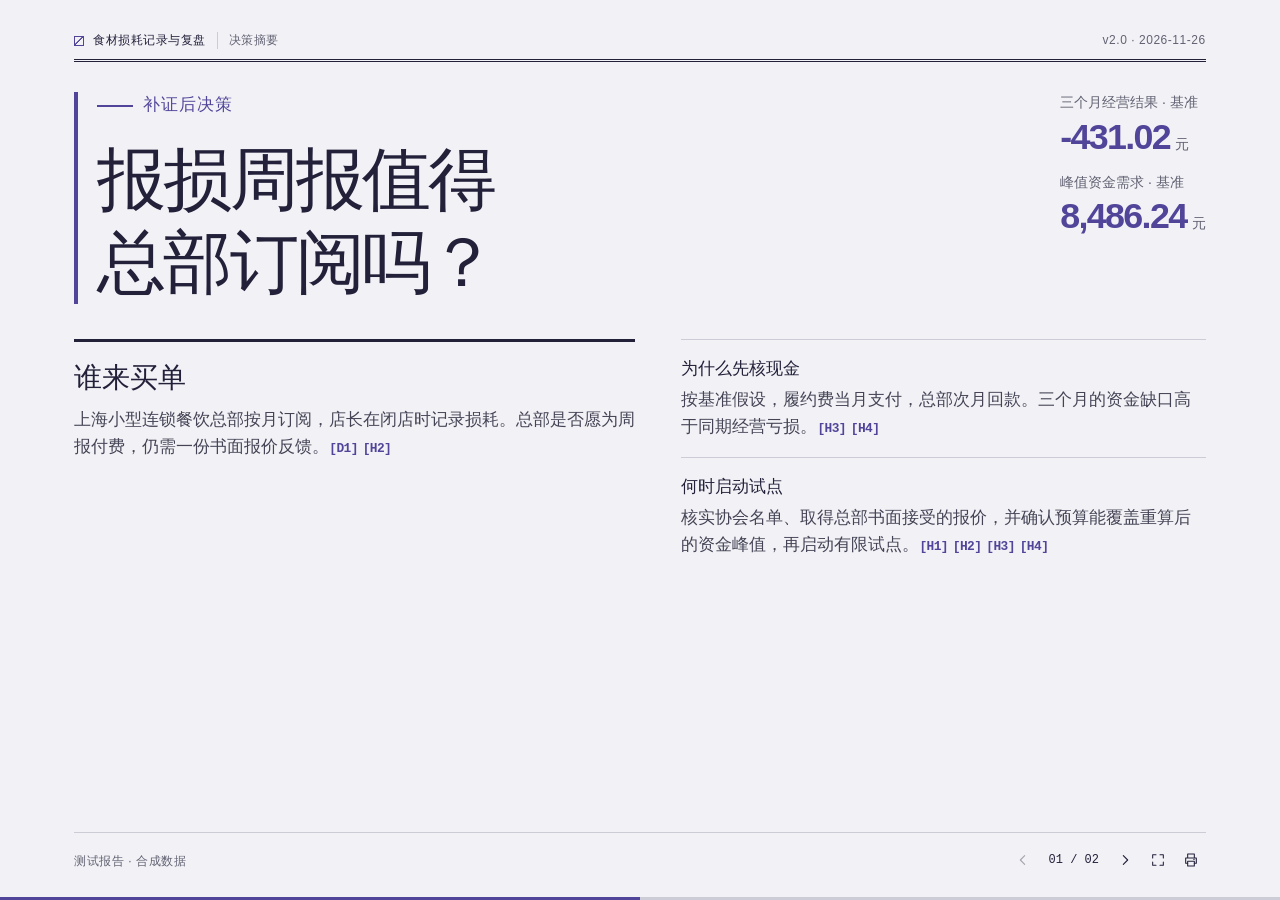
<file: reports/bx-demo/theme-previews/editorial.html>
<!doctype html>
<html lang="zh-CN" data-theme="editorial" data-theme-version="1.1">
<head>
  <meta charset="utf-8">
  <meta name="viewport" content="width=device-width, initial-scale=1">
  <title>食材损耗记录与复盘 · 主题预览 · v2.0 · 2026-11-26</title>
  <style>
/* bxf presentation themes v1.1. The document structure and all data are shared. */
:root {
  color-scheme: light;
  --paper: #f9f8f4;
  --surface: #ffffff;
  --ink: #16293b;
  --body-ink: #344554;
  --muted: #556774;
  --line: #cdd2d1;
  --accent: #174e97;
  --tint: #e9eff6;
  --hero: #122e4e;
  --on-hero: #f5f8fc;
  --scenario-low: #586d80;
  --scenario-base: #215495;
  --scenario-high: #317260;
  --sans: "Helvetica Neue", Arial, "PingFang SC", "Microsoft YaHei", "Noto Sans CJK SC", sans-serif;
  --serif: "Iowan Old Style", "Songti SC", STSong, "Noto Serif CJK SC", SimSun, serif;
  --digits: "SFMono-Regular", Consolas, "Liberation Mono", Menlo, monospace;
  --gutter: clamp(28px, 5.8vw, 9rem);
  --top: clamp(18px, 3.6vh, 3rem);
  --heading-inset: clamp(24px, 3.4vh, 48px);
  --foot: clamp(42px, 6.4vh, 4.8rem);
  --bottom: clamp(7px, 1.2vh, 15px);
  --space: clamp(14px, 2.2vh, 1.8rem);
  --copy-size: clamp(16px, min(1.48vw, 2.7vh), 34px);
  --small-size: clamp(13px, min(1.1vw, 2vh), 22px);
  --heading-size: clamp(30px, min(3.8vw, 6.4vh), 82px);
  --title-size: clamp(40px, min(5.15vw, 8.7vh), 110px);
  --folio-size: clamp(12px, .9vw, 17px);
  --canvas-gap: clamp(5px, .55vw, 12px);
  --cell-pad: clamp(10px, min(1.04vw, 1.9vh), 24px);
  --focus: var(--accent);
  font-family: var(--sans);
  font-synthesis: none;
  background: var(--paper);
  color: var(--ink);
}
:root[data-theme="capital"] {
  color-scheme: dark;
  --paper: #0a1726;
  --surface: #132537;
  --ink: #f2f5f7;
  --body-ink: #d1dde5;
  --muted: #9eafbc;
  --line: #344859;
  --accent: #c6ec96;
  --tint: #1c3436;
  --hero: #badc97;
  --on-hero: #15271c;
  --scenario-low: #8c9fb4;
  --scenario-base: #b4df88;
  --scenario-high: #68c8c1;
  --title-size: clamp(40px, min(5.65vw, 9.45vh), 124px);
}
:root[data-theme="editorial"] {
  --paper: #f2f2f6;
  --surface: #fcfcfe;
  --ink: #23203a;
  --body-ink: #454456;
  --muted: #616173;
  --line: #ccccd6;
  --accent: #51459a;
  --tint: #e7e5f0;
  --hero: #3b3567;
  --on-hero: #fcfbff;
  --scenario-low: #69667b;
  --scenario-base: #6756a7;
  --scenario-high: #3c797a;
  --title-size: clamp(40px, min(5.4vw, 8.8vh), 120px);
}
*, *::before, *::after { box-sizing: border-box; }
html, body { margin: 0; min-height: 100%; }
body { background: var(--paper); color: var(--ink); }
button { font: inherit; color: inherit; }
button:focus-visible, a:focus-visible {
  outline: 2px solid var(--focus);
  outline-offset: 3px;
}
.reveal { background: var(--paper); }
.reveal > :not(.slides):not(.aria-status) { display: none !important; }
.aria-status, .sr-only {
  position: absolute; width: 1px; height: 1px; padding: 0; margin: -1px;
  overflow: hidden; clip-path: inset(50%); white-space: nowrap; border: 0;
}
.slide {
  isolation: isolate;
  position: relative;
  display: flex;
  flex-direction: column;
  min-height: 100vh;
  min-height: 100dvh;
  padding: var(--top) var(--gutter) var(--bottom);
  color: var(--ink);
  background: var(--paper);
  border-bottom: 1px solid var(--line);
  font-size: var(--copy-size);
  line-height: 1.55;
  text-align: start;
  overflow-wrap: anywhere;
}
.slide:focus { outline: none; }
.meta, .footer {
  display: flex;
  flex: none;
  align-items: center;
  gap: .9em;
  color: var(--muted);
  font-size: var(--folio-size);
  line-height: 1.4;
  letter-spacing: .045em;
}
.meta { min-height: 2em; padding: 0 0 .8em; border-bottom: 1px solid var(--line); }
.product { display: inline-flex; align-items: center; gap: .75em; font-weight: 700; color: var(--ink); }
.product::before {
  content: ""; display: inline-block; width: .82em; height: .82em; flex: none;
  background: linear-gradient(90deg, var(--accent) 56%, transparent 56% 69%, var(--accent) 69%);
}
.section-label { padding-inline-start: .9em; border-inline-start: 1px solid var(--line); }
.version { margin-inline-start: auto; font-variant-numeric: tabular-nums; text-align: end; }
.footer { min-height: var(--foot); border-top: 1px solid var(--line); justify-content: space-between; }
.folio, #position { font-family: var(--digits); font-variant-numeric: tabular-nums; }
.page-frame {
  width: 100%;
  flex: 1 0 auto;
  display: flex;
  flex-direction: column;
  justify-content: flex-start;
  gap: clamp(16px, 3.1vh, 3rem);
  padding-block: var(--heading-inset);
}
.page-heading, .page-body { min-width: 0; }
.page-body { display: grid; gap: var(--space); align-content: start; }
.slide :is(h1, h2, h3, p, figure, dl) { margin: 0; }
.slide :is(h1, h2, h3) { color: var(--ink); }
.slide h1, .slide h2 { font-weight: 680; line-height: 1.18; letter-spacing: -.038em; text-wrap: balance; }
.slide h1 { font-size: var(--title-size); }
.slide h2 { font-size: var(--heading-size); }
.slide h3, figcaption { font-size: 1.04em; font-weight: 680; line-height: 1.36; }
.page-body p { color: var(--body-ink); }
.slide .note, .slide .cite { color: var(--muted); font-size: var(--small-size); line-height: 1.55; }
.slide a { color: var(--accent); text-underline-offset: .16em; text-decoration-thickness: 1px; }
.slide a[href^="#"], .slide .ref {
  color: var(--accent);
  font-family: var(--digits); font-weight: 570; font-size: .74em;
  white-space: nowrap; letter-spacing: -.045em; text-decoration: none;
}
.slide a:hover { text-decoration: underline; }
.slide .rows { display: grid; }
.slide .row {
  display: grid; grid-template-columns: minmax(9em, 23%) minmax(0, 1fr);
  align-items: baseline; gap: 1.55em;
  padding: clamp(10px, 1.78vh, 25px) 0;
  border-top: 1px solid var(--line);
}
.slide .row h3 { color: var(--ink); }
.cover .verdict {
  display: inline-flex; width: fit-content; align-items: center; gap: .6em;
  color: var(--accent); font-weight: 700; font-size: .9em; letter-spacing: .055em;
}
.verdict::before { content: ""; width: 2.1em; height: 2px; background: currentColor; }
.cover .page-heading { display: flex; flex-direction: column; gap: var(--space); align-items: start; }
.cover .verdict { order: -1; }
.cover-metrics { display: flex; flex-wrap: wrap; gap: .75em 1.6em; margin-block-start: .65em; }
.metric { display: grid; grid-template-columns: auto 1fr; gap: .15em .28em; align-items: baseline; }
.metric-label { grid-column: 1/-1; color: var(--muted); font-size: var(--small-size); }
.metric-value { color: var(--accent); font-size: clamp(26px, min(2.8vw, 5vh), 68px); font-weight: 560; line-height: 1.13; letter-spacing: -.046em; font-variant-numeric: tabular-nums; }
.metric-unit { color: var(--muted); font-size: .72em; }
.cover .page-frame {
  display: grid; grid-template-columns: minmax(0, 1fr) minmax(0, 1fr);
  align-items: start; align-content: start; gap: clamp(32px, 6.2vw, 140px);
}
.cover .row { display: block; padding: clamp(10px, 1.9vh, 27px) 0; }
.cover .row h3 { margin-bottom: .32em; font-size: .91em; }
.cover .row p { font-size: .92em; }
:root[data-theme="boardroom"] .cover .page-heading { border-top: .42em solid var(--hero); padding-top: clamp(22px, 4.2vh, 4rem); }
:root[data-theme="boardroom"] .cover .row:first-child { border-color: var(--hero); }
:root[data-theme="boardroom"] .cover-metrics { border-top: 1px solid var(--line); width: 100%; padding-block-start: 1em; }
:root[data-theme="boardroom"] .cover .meta { border-bottom-color: var(--ink); }

/* Capital places the decision and key figures above a single horizontal reading line. */
:root[data-theme="capital"] .cover {
  background: radial-gradient(ellipse at 104% -24%, #26455a 0%, transparent 43%), var(--paper);
}
:root[data-theme="capital"] .cover::before {
  content: ""; position: absolute; z-index: -1; inset: 0 0 auto auto;
  width: 57%; height: 57%; pointer-events: none;
  background: repeating-radial-gradient(ellipse at 100% 0%, transparent 0 49px, #bed8ee10 50px 51px, transparent 52px 82px);
  mask-image: linear-gradient(to left, black 15%, transparent), linear-gradient(to bottom, black 15%, transparent);
  mask-composite: intersect;
}
:root[data-theme="capital"] .product::before {
  transform: skew(-12deg);
  background: linear-gradient(90deg, var(--accent) 0 28%, transparent 28% 42%, var(--accent) 42% 100%);
}
:root[data-theme="capital"] .cover .page-frame { display: flex; align-items: stretch; gap: clamp(24px, 5.1vh, 5rem); }
:root[data-theme="capital"] .cover .page-heading:has(.cover-metrics) {
  display: grid; grid-template-columns: 1.35fr .9fr;
  grid-template-areas: "verdict metrics" "title metrics"; gap: .7em 5vw;
}
:root[data-theme="capital"] .cover h1 { max-width: 18em; }
:root[data-theme="capital"] .cover .page-heading:has(.cover-metrics) h1 { grid-area: title; }
:root[data-theme="capital"] .cover .verdict { grid-area: verdict; }
:root[data-theme="capital"] .cover-metrics { grid-area: metrics; align-self: end; justify-self: end; margin: 0; }
:root[data-theme="capital"] .cover .rows { grid-template-columns: repeat(auto-fit, minmax(min(13em, 100%), 1fr)); gap: 2.4vw; }
:root[data-theme="capital"] .cover .row { border-top: 2px solid var(--line); }
:root[data-theme="capital"] .cover .row:first-child { border-color: var(--accent); }
:root[data-theme="capital"] .cover .row h3 { color: var(--accent); margin-bottom: .7em; }
:root[data-theme="capital"] .analysis .rows:has(>.row:nth-child(3)) {
  grid-template-columns: 1fr 1fr; column-gap: 4.5vw;
}
:root[data-theme="capital"] .analysis .rows:has(>.row:nth-child(3)) > .row { display: block; }
:root[data-theme="capital"] .analysis .rows:has(>.row:nth-child(3)) h3 { color: var(--accent); margin-bottom: .5em; }

/* Editorial uses display serif titles, a folio and asymmetrical evidence columns. */
:root[data-theme="editorial"] .slide :is(h1, h2) { font-family: var(--serif); font-weight: 700; letter-spacing: -.04em; line-height: 1.2; }
:root[data-theme="editorial"] .product::before {
  border: 1px solid var(--accent);
  background: linear-gradient(135deg, transparent 43%, var(--accent) 44% 54%, transparent 55%);
}
:root[data-theme="editorial"] .meta { border-bottom: 3px double var(--ink); }
:root[data-theme="editorial"] .cover .page-frame { display: flex; align-items: stretch; gap: clamp(18px, 3.8vh, 4rem); }
:root[data-theme="editorial"] .cover .page-heading { position: relative; padding-inline-start: 1em; border-inline-start: 4px solid var(--accent); }
:root[data-theme="editorial"] .cover .page-heading:has(.cover-metrics) { display: grid; grid-template-columns: minmax(0, 1.5fr) minmax(0, 1fr); grid-template-areas: "verdict metrics" "title metrics"; column-gap: 5vw; }
:root[data-theme="editorial"] .cover .page-heading:has(.cover-metrics) h1 { grid-area: title; }
:root[data-theme="editorial"] .cover .verdict { grid-area: verdict; }
:root[data-theme="editorial"] .cover-metrics { grid-area: metrics; flex-direction: column; justify-self: end; margin: 0; }
:root[data-theme="editorial"] .cover .rows { column-gap: 3.6vw; }
:root[data-theme="editorial"] .cover .rows:has(>.row:nth-child(2)) { grid-template-columns: minmax(0, 1.07fr) minmax(0, 1fr); }
:root[data-theme="editorial"] .cover .rows:has(>.row:nth-child(3))>.row:first-child { grid-row: span 2; border-top: 3px solid var(--ink); }
:root[data-theme="editorial"] .cover .rows:has(>.row:nth-child(3))>.row:first-child h3 { font-family: var(--serif); font-size: 1.48em; }
:root[data-theme="editorial"] .analysis .row { grid-template-columns: minmax(9em, 27%) minmax(0, 1fr); }
:root[data-theme="editorial"] .analysis .row h3 { font-family: var(--serif); font-size: 1.16em; }

.canvas {
  display: grid;
  grid-template-columns: repeat(10, minmax(0, 1fr));
  grid-template-areas:
    "partners partners activities activities value value relations relations segments segments"
    "partners partners resources resources value value channels channels segments segments"
    "costs costs costs costs costs revenue revenue revenue revenue revenue";
  gap: var(--canvas-gap);
}
.cell {
  position: relative; display: flex; flex-direction: column; justify-content: flex-start;
  min-width: 0; padding: var(--cell-pad); color: var(--ink); background: var(--surface);
  border: 1px solid var(--line); transition: box-shadow .18s, background-color .18s;
}
.cell h3 { font-size: .88em; }
.cell p { margin-top: .45em; line-height: 1.47; font-size: .84em; color: var(--body-ink); }
.partners { grid-area: partners; }
.activities { grid-area: activities; }
.resources { grid-area: resources; }
.value { grid-area: value; }
.relations { grid-area: relations; }
.channels { grid-area: channels; }
.segments { grid-area: segments; }
.costs { grid-area: costs; }
.revenue { grid-area: revenue; }
.cell-trigger {
  position: static; cursor: pointer; background: none; border: none; color: inherit;
  padding: 0; text-align: start; font: inherit; line-height: inherit; letter-spacing: inherit;
}
.cell-trigger::after { content: ""; position: absolute; inset: 0; }
.cell a { position: relative; z-index: 1; }
.cell:has(.cell-trigger:focus-visible) { outline: 2px solid var(--focus); outline-offset: 2px; z-index: 1; }
.cell-trigger:focus-visible { outline: none; }
.cell.value {
  justify-content: center; color: var(--on-hero); border-color: var(--hero);
  background: repeating-radial-gradient(ellipse at 112% 108%, transparent 0 18px, #ffffff10 19px 20px, transparent 21px 34px), var(--hero);
}
.cell.value :is(h3, p, a, .ref) { color: var(--on-hero); }
.cell.value h3 { font-size: 1.23em; }
.cell.value p { margin-top: .8em; }
.cell.costs, .cell.revenue { background: var(--tint); border-color: transparent; }
.cell.segments { border-top: 3px solid var(--accent); }
.cell.is-related { box-shadow: inset 0 0 0 2px var(--accent); }
.cell.is-selected { outline: 3px solid var(--accent); outline-offset: 1px; z-index: 2; }
@media (hover: hover) { .cell:has(.cell-trigger:hover) { box-shadow: inset 0 0 0 1.5px var(--accent); } }
:root[data-theme="capital"] .cell { border-radius: 2px; }
:root[data-theme="capital"] .cell.value { background: linear-gradient(155deg, #d4eeb7, var(--hero) 55%, #9abeb0); }
:root[data-theme="editorial"] .canvas { gap: 1px; border: 1px solid var(--line); background: var(--line); }
:root[data-theme="editorial"] .cell { border: 0; }
:root[data-theme="editorial"] .cell h3 { font-family: var(--serif); font-size: 1.02em; }
:root[data-theme="editorial"] .cell.value h3 { font-size: 1.33em; }

table { width: 100%; border-collapse: collapse; text-align: start; font-variant-numeric: tabular-nums; }
th, td { text-align: start; vertical-align: middle; border-bottom: 1px solid var(--line); padding: .43em .65em; }
thead th { border-top: 2px solid var(--ink); color: var(--muted); font-size: .82em; font-weight: 650; }
tbody th { color: var(--body-ink); font-weight: 530; }
.compare :is(td, th):not(:first-child) { text-align: end; }
.compare :is(td, th):first-child { width: 43%; padding-inline-start: .3em; }
.compare thead :nth-child(2) { color: var(--scenario-low); }
.compare thead :nth-child(3), .compare tbody td:nth-child(3) { color: var(--scenario-base); background: var(--tint); font-weight: 700; }
.compare thead :nth-child(4) { color: var(--scenario-high); }
.compare tbody td { font-size: 1.09em; letter-spacing: -.025em; }
.assumptions { font-size: .82em; }
.assumptions th, .assumptions td { padding: .6em .42em; }
:root[data-theme="capital"] thead th { border-top-color: var(--accent); }
:root[data-theme="editorial"] thead th { border-top: 3px double var(--ink); }
.chart { display: grid; gap: .52em; }
figcaption { color: var(--ink); margin-bottom: .3em; }
.barrow { display: grid; grid-template-columns: 4em minmax(0, 1fr) 7em; gap: 1em; align-items: center; }
.barrow>span { font-size: .84em; color: var(--muted); }
.barrow output { text-align: end; font-variant-numeric: tabular-nums; }
.track { height: .6em; background: var(--tint); }
.bar { height: 100%; background: var(--scenario-base); }
.barrow:nth-of-type(1) .bar { background: var(--scenario-low); }
.barrow:nth-of-type(3) .bar { background: var(--scenario-high); }
.trend { width: 100%; min-width: 0; }
.trend svg { display: block; width: 100%; height: clamp(115px, 27vh, 22rem); overflow: visible; }
.trend text { font-family: var(--sans); fill: var(--muted); }
.trend :is(line, path, polyline) { vector-effect: non-scaling-stroke; }
.trend polyline { fill: none; stroke: var(--scenario-base); stroke-width: 3; }
.trend circle { fill: var(--scenario-base); }
.trend line { stroke: var(--line); }
.records { display: grid; gap: .7em; }
.evidence { border-top: 1px solid var(--line); padding-top: .62em; }
.evidence h3 { font-size: .93em; }
.evidence p { margin-top: .22em; font-size: .89em; }
.appendix .row { padding-block: .48em; font-size: .92em; }
.nav, .progress-line { display: none; }
@media screen {
  html.enhanced, .enhanced body, .enhanced .reveal, .enhanced .slides { height: 100%; overflow: hidden; }
  .enhanced .slide { height: 100%; overflow-y: auto; overscroll-behavior: contain; border: 0; }
  .enhanced .slide:not(.present) { display: none !important; }
  .enhanced .footer { padding-inline-end: min(38vw, 315px); }
  .enhanced .folio { display: none; }
  .enhanced .nav {
    position: fixed; z-index: 5; inset-inline-end: var(--gutter);
    bottom: var(--bottom); height: var(--foot);
    display: flex; align-items: center; justify-content: flex-end; gap: 3px;
    color: var(--muted); font-size: var(--folio-size);
  }
  .nav button {
    display: inline-flex; align-items: center; justify-content: center; gap: .3em;
    border: 1px solid transparent; border-radius: 3px;
    min-width: 30px; min-height: 30px; padding: .22em .48em;
    cursor: pointer; background: var(--paper); color: var(--ink);
  }
  .nav button:hover { border-color: var(--line); color: var(--accent); }
  .nav button:disabled { opacity: .37; cursor: default; }
  .nav button svg { width: clamp(16px, 1.2vw, 21px); height: clamp(16px, 1.2vw, 21px); }
  #position { min-width: 5.5em; text-align: center; color: var(--ink); }
  .enhanced .progress-line {
    position: fixed; z-index: 6; inset: auto 0 0; display: block; height: 3px;
    background: var(--line); pointer-events: none;
  }
  .progress-line>span { display: block; width: 100%; height: 100%; background: var(--accent); transform-origin: left; }
}
@media screen and (min-width: 801px) and (max-height: 620px) {
  :root { --top: 12px; --heading-inset: 16px; --space: 9px; --foot: 32px; --bottom: 4px; --cell-pad: 8px; }
  .page-frame { gap: 12px; }
  .slide .row, .cover .row { padding-block: 7px; }
  .meta { padding-bottom: .35em; }
  .cell p { margin-top: .27em; }
}
@media screen and (max-width: 800px) {
  :root {
    --gutter: clamp(17px, 4.4vw, 35px); --top: 16px; --heading-inset: 24px; --space: 14px;
    --copy-size: clamp(16px, 2.6vw, 19px); --small-size: 13px;
    --heading-size: clamp(27px, 4.7vw, 38px); --title-size: clamp(35px, 6vw, 55px);
    --foot: 44px; --bottom: 6px;
  }
  .page-frame { gap: 18px; }
  .slide .row { grid-template-columns: minmax(6em, 24%) minmax(0, 1fr); gap: .8em; }
  .cover .page-frame { gap: 22px; }
  .cover .rows { gap: 0; }
  .canvas {
    grid-template-columns: repeat(3, minmax(0, 1fr));
    grid-template-areas: "partners activities value" "resources relations segments" "channels costs revenue";
  }
  .cell { --cell-pad: 9px; }
  .cell h3 { font-size: .9em; }
  .cell.value h3 { font-size: 1em; }
  .cell p { font-size: .82em; }
  .nav { background: var(--paper); }
}
@media screen and (max-width: 620px) {
  .slide { padding-bottom: calc(var(--foot) + var(--bottom)); }
  .meta { flex-wrap: wrap; row-gap: 3px; }
  .meta .version { font-size: .9em; }
  .page-frame { padding-block-end: 16px; }
  .cover .page-frame, :root[data-theme] .cover .page-frame { display: flex; align-items: stretch; justify-content: flex-start; gap: 20px; }
  :root[data-theme] .cover .page-heading:has(.cover-metrics) { display: flex; }
  :root[data-theme] .cover .cover-metrics { flex-direction: row; align-self: stretch; padding-top: .65em; }
  :root[data-theme] .cover .rows, :root[data-theme] .analysis .rows { grid-template-columns: 1fr; }
  :root[data-theme] .cover .rows>.row:first-child { grid-row: auto; }
  :root[data-theme] .slide .row { display: block; padding-block: 10px; }
  .slide .row h3 { margin-bottom: .35em; }
  :root[data-theme] .cover .row p { font-size: .95em; }
  .enhanced .footer { padding: 9px 0 0; min-height: 0; }
  .enhanced .nav { inset: auto 0 0; height: var(--foot); padding-inline: var(--gutter); border-top: 1px solid var(--line); }
  .barrow { grid-template-columns: 2.3em minmax(0, 1fr) 5em; gap: .55em; }
  .assumptions { font-size: 12px; }
  th, td { padding: .4em .25em; }
  .compare tbody td { font-size: .98em; }
  .cover-metrics { gap: .75em 1.25em; }
}
@media screen and (prefers-reduced-motion: no-preference) {
  .enhanced:not(.poster) .slide.present .page-frame { animation: deck-arrive .23s ease-out both; }
  @keyframes deck-arrive { from { transform: translateY(5px); opacity: .52; } to { transform: none; opacity: 1; } }
}
@media (prefers-reduced-motion: reduce) {
  *, *::before, *::after { transition-duration: 0s !important; animation-duration: .01ms !important; }
}
@page { size: A4 landscape; margin: 0; }
@media print {
  :root {
    --top: 9mm; --heading-inset: 4mm; --gutter: 13mm; --bottom: 4mm; --foot: 7mm; --space: 3mm;
    --copy-size: 12pt; --small-size: 9pt; --folio-size: 8pt; --heading-size: 25pt;
    --title-size: 36pt !important; --cell-pad: 2.5mm; --canvas-gap: 1.2mm;
  }
  *, *::before, *::after { -webkit-print-color-adjust: exact; print-color-adjust: exact; }
  html, body, .reveal, .slides { display: block !important; width: auto !important; height: auto !important; overflow: visible !important; }
  .reveal .slides > .slide, .reveal .slides > .slide[hidden] {
    display: flex !important; visibility: visible !important; opacity: 1 !important;
    position: relative !important; inset: auto !important; transform: none !important;
    min-height: 209mm; height: auto !important; width: 100%; overflow: visible !important;
    border: 0; break-after: page;
  }
  .reveal .slides>.slide:last-child { break-after: auto; }
  .page-frame, :root[data-theme] .cover .page-frame { padding-block: var(--heading-inset); gap: 5mm; }
  .cover .page-frame { column-gap: 12mm; }
  .slide .row, .cover .row { padding-block: 2.5mm; }
  .metric-value { font-size: 24pt; }
  .footer { padding-inline: 0; }
  .folio { display: inline; }
  .nav, .progress-line { display: none !important; }
  .cell, .cell.is-related, .cell.is-selected { outline: 0; box-shadow: none; }
  .trend svg { height: 52mm; }
  .row, .cell, .evidence, tr { break-inside: avoid; }
}
@media screen {
  .poster .nav, .poster .progress-line { display: none; }
  .poster .footer { padding-inline: 0; }
  .poster .folio { display: inline; }
}

  </style>
</head>
<body>
  <main class="reveal" aria-label="可行性分析报告">
    <div class="slides">
<section class="slide cover" data-kind="cover" data-chapter="decision" id="decision" tabindex="-1" aria-labelledby="title-decision"><header class="meta"><span class="product">食材损耗记录与复盘</span><span class="section-label">决策摘要</span><span class="version">v2.0 · 2026-11-26</span></header><div class="page-frame"><div class="page-heading"><h1 id="title-decision">报损周报值得总部订阅吗？</h1><p class="verdict">补证后决策</p><div class="cover-metrics"><article class="metric"><span class="metric-label">三个月经营结果 · 基准</span><strong class="metric-value">-431.02</strong><span class="metric-unit">元</span></article><article class="metric"><span class="metric-label">峰值资金需求 · 基准</span><strong class="metric-value">8,486.24</strong><span class="metric-unit">元</span></article></div></div><div class="page-body"><div class="rows"><article class="row"><h3>谁来买单</h3><p>上海小型连锁餐饮总部按月订阅，店长在闭店时记录损耗。总部是否愿为周报付费，仍需一份书面报价反馈。<span class="ref">[D1]</span> <span class="ref">[H2]</span></p></article><article class="row"><h3>为什么先核现金</h3><p>按基准假设，履约费当月支付，总部次月回款。三个月的资金缺口高于同期经营亏损。<span class="ref">[H3]</span> <span class="ref">[H4]</span></p></article><article class="row"><h3>何时启动试点</h3><p>核实协会名单、取得总部书面接受的报价，并确认预算能覆盖重算后的资金峰值，再启动有限试点。<span class="ref">[H1]</span> <span class="ref">[H2]</span> <span class="ref">[H3]</span> <span class="ref">[H4]</span></p></article></div></div></div><footer class="footer"><span class="status">测试报告 · 合成数据</span><span class="folio" aria-label="第 1 页，共 2 页">01 / 02</span></footer></section>
<section class="slide canvas-slide" data-kind="canvas-slide" data-chapter="canvas" id="canvas" tabindex="-1" aria-labelledby="title-canvas"><header class="meta"><span class="product">食材损耗记录与复盘</span><span class="section-label">商业模式</span><span class="version">v2.0 · 2026-11-26</span></header><div class="page-frame"><div class="page-heading"><h2 id="title-canvas">商业模式画布</h2></div><div class="page-body"><div class="canvas"><article class="cell partners" data-cell="partners" style="grid-area:partners"><h3><button class="cell-trigger" type="button" aria-pressed="false">重要合作伙伴</button></h3><p>拟由区域餐饮协会引荐；名单与合作意愿待核实。<span class="ref">[D1]</span> <span class="ref">[H1]</span></p></article><article class="cell activities" data-cell="activities" style="grid-area:activities"><h3><button class="cell-trigger" type="button" aria-pressed="false">关键业务</button></h3><p>配置报损口径，培训店长，汇总异常供总部复盘。<span class="ref">[D2]</span></p></article><article class="cell resources" data-cell="resources" style="grid-area:resources"><h3><button class="cell-trigger" type="button" aria-pressed="false">核心资源</button></h3><p>报损表单、门店映射、周报规则和运营支持。<span class="ref">[D2]</span></p></article><article class="cell value" data-cell="value" style="grid-area:value"><h3><button class="cell-trigger" type="button" aria-pressed="false">价值主张</button></h3><p>假设总部会据异常调整备货并减少损耗。<span class="ref">[H8]</span></p></article><article class="cell relations" data-cell="relations" style="grid-area:relations"><h3><button class="cell-trigger" type="button" aria-pressed="false">客户关系</button></h3><p>拟由总部对接、门店培训，续用以实际续费验证。<span class="ref">[D2]</span> <span class="ref">[H2]</span></p></article><article class="cell channels" data-cell="channels" style="grid-area:channels"><h3><button class="cell-trigger" type="button" aria-pressed="false">渠道通路</button></h3><p>区域餐饮协会引荐；月触达 10 家为假设。<span class="ref">[H1]</span></p></article><article class="cell segments" data-cell="segments" style="grid-area:segments"><h3><button class="cell-trigger" type="button" aria-pressed="false">客户细分</button></h3><p>小型连锁餐饮企业；使用者为门店店长，付费方为连锁总部。<span class="ref">[D1]</span></p></article><article class="cell costs" data-cell="costs" style="grid-area:costs"><h3><button class="cell-trigger" type="button" aria-pressed="false">成本结构</button></h3><p>基准履约 300 CNY／客户月，新增获客 500 CNY／家，固定 2,200 CNY／月。<span class="ref">[H3]</span></p></article><article class="cell revenue" data-cell="revenue" style="grid-area:revenue"><h3><button class="cell-trigger" type="button" aria-pressed="false">收入来源</button></h3><p>拟向连锁总部按月报价 1,200 CNY／客户。基准假定账期一个月。<span class="ref">[D1]</span> <span class="ref">[H2]</span> <span class="ref">[H4]</span></p></article></div><p class="note">按基准成本，每客户月贡献 817.2 CNY。期末月按既定新签量，保本需 4 家在服客户。<span class="ref">[H1]</span> <span class="ref">[H2]</span> <span class="ref">[H3]</span></p></div></div><footer class="footer"><span class="status">测试报告 · 合成数据</span><span class="folio" aria-label="第 2 页，共 2 页">02 / 02</span></footer></section>
    </div>
  </main>
  <nav class="nav" aria-label="报告演示">
    <button type="button" id="previous" title="上一页（←）" aria-label="上一页" aria-keyshortcuts="ArrowLeft ArrowUp PageUp">
      <svg viewBox="0 0 24 24" aria-hidden="true" fill="none" stroke="currentColor" stroke-width="1.7" stroke-linecap="round" stroke-linejoin="round"><path d="M14.5 5.5 8 12l6.5 6.5"/></svg>
    </button>
    <output id="position" aria-label="页码" aria-live="polite" aria-atomic="true"></output>
    <button type="button" id="next" title="下一页（→）" aria-label="下一页" aria-keyshortcuts="ArrowRight ArrowDown PageDown">
      <svg viewBox="0 0 24 24" aria-hidden="true" fill="none" stroke="currentColor" stroke-width="1.7" stroke-linecap="round" stroke-linejoin="round"><path d="m9.5 5.5 6.5 6.5-6.5 6.5"/></svg>
    </button>
    <button type="button" id="fullscreen" title="进入全屏（F）" aria-label="进入全屏" aria-keyshortcuts="F" aria-pressed="false">
      <svg viewBox="0 0 24 24" aria-hidden="true" fill="none" stroke="currentColor" stroke-width="1.6" stroke-linecap="round" stroke-linejoin="round"><path d="M4 9V4h5m6 0h5v5m0 6v5h-5m-6 0H4v-5"/></svg>
    </button>
    <button type="button" id="print" title="打印报告" aria-label="打印报告">
      <svg viewBox="0 0 24 24" aria-hidden="true" fill="none" stroke="currentColor" stroke-width="1.6" stroke-linecap="round" stroke-linejoin="round"><path d="M7 8V3h10v5M7 17H4V9h16v8h-3"/><path d="M7 14h10v7H7zM16 11h1"/></svg>
    </button>
  </nav>
  <div class="progress-line" aria-hidden="true"><span></span></div>
  <script type="text/plain" id="reveal-license">Copyright (C) 2011-2024 Hakim El Hattab, http://hakim.se, and reveal.js contributors

Permission is hereby granted, free of charge, to any person obtaining a copy
of this software and associated documentation files (the "Software"), to deal
in the Software without restriction, including without limitation the rights
to use, copy, modify, merge, publish, distribute, sublicense, and/or sell
copies of the Software, and to permit persons to whom the Software is
furnished to do so, subject to the following conditions:

The above copyright notice and this permission notice shall be included in
all copies or substantial portions of the Software.

THE SOFTWARE IS PROVIDED "AS IS", WITHOUT WARRANTY OF ANY KIND, EXPRESS OR
IMPLIED, INCLUDING BUT NOT LIMITED TO THE WARRANTIES OF MERCHANTABILITY,
FITNESS FOR A PARTICULAR PURPOSE AND NONINFRINGEMENT. IN NO EVENT SHALL THE
AUTHORS OR COPYRIGHT HOLDERS BE LIABLE FOR ANY CLAIM, DAMAGES OR OTHER
LIABILITY, WHETHER IN AN ACTION OF CONTRACT, TORT OR OTHERWISE, ARISING FROM,
OUT OF OR IN CONNECTION WITH THE SOFTWARE OR THE USE OR OTHER DEALINGS IN
THE SOFTWARE.</script>
  <script>/*!
 * reveal.js 5.2.0
 * https://revealjs.com
 * MIT licensed
 *
 * Copyright (C) 2011-2024 Hakim El Hattab, https://hakim.se
 */
!function(e,t){"object"==typeof exports&&"undefined"!=typeof module?module.exports=t():"function"==typeof define&&define.amd?define(t):(e="undefined"!=typeof globalThis?globalThis:e||self).Reveal=t()}(this,(function(){"use strict";const e=(e,t)=>{for(let i in t)e[i]=t[i];return e},t=(e,t)=>Array.from(e.querySelectorAll(t)),i=(e,t,i)=>{i?e.classList.add(t):e.classList.remove(t)},s=e=>{if("string"==typeof e){if("null"===e)return null;if("true"===e)return!0;if("false"===e)return!1;if(e.match(/^-?[\d\.]+$/))return parseFloat(e)}return e},a=(e,t)=>{e.style.transform=t},n=(e,t)=>{let i=e.matches||e.matchesSelector||e.msMatchesSelector;return!(!i||!i.call(e,t))},r=(e,t)=>{if("function"==typeof e.closest)return e.closest(t);for(;e;){if(n(e,t))return e;e=e.parentNode}return null},o=e=>{let t=(e=e||document.documentElement).requestFullscreen||e.webkitRequestFullscreen||e.webkitRequestFullScreen||e.mozRequestFullScreen||e.msRequestFullscreen;t&&t.apply(e)},l=e=>{let t=document.createElement("style");return t.type="text/css",e&&e.length>0&&(t.styleSheet?t.styleSheet.cssText=e:t.appendChild(document.createTextNode(e))),document.head.appendChild(t),t},d=()=>{let e={};location.search.replace(/[A-Z0-9]+?=([\w\.%-]*)/gi,(t=>{e[t.split("=").shift()]=t.split("=").pop()}));for(let t in e){let i=e[t];e[t]=s(unescape(i))}return void 0!==e.dependencies&&delete e.dependencies,e},c={mp4:"video/mp4",m4a:"video/mp4",ogv:"video/ogg",mpeg:"video/mpeg",webm:"video/webm"},h=navigator.userAgent,u=/(iphone|ipod|ipad|android)/gi.test(h)||"MacIntel"===navigator.platform&&navigator.maxTouchPoints>1,g=/android/gi.test(h);var v=function(e){if(e){var t=function(e){return[].slice.call(e)},i=3,s=[],a=null,n="requestAnimationFrame"in e?function(){e.cancelAnimationFrame(a),a=e.requestAnimationFrame((function(){return o(s.filter((function(e){return e.dirty&&e.active})))}))}:function(){},r=function(e){return function(){s.forEach((function(t){return t.dirty=e})),n()}},o=function(e){e.filter((function(e){return!e.styleComputed})).forEach((function(e){e.styleComputed=h(e)})),e.filter(u).forEach(g);var t=e.filter(c);t.forEach(d),t.forEach((function(e){g(e),l(e)})),t.forEach(v)},l=function(e){return e.dirty=0},d=function(e){e.availableWidth=e.element.parentNode.clientWidth,e.currentWidth=e.element.scrollWidth,e.previousFontSize=e.currentFontSize,e.currentFontSize=Math.min(Math.max(e.minSize,e.availableWidth/e.currentWidth*e.previousFontSize),e.maxSize),e.whiteSpace=e.multiLine&&e.currentFontSize===e.minSize?"normal":"nowrap"},c=function(e){return 2!==e.dirty||2===e.dirty&&e.element.parentNode.clientWidth!==e.availableWidth},h=function(t){var i=e.getComputedStyle(t.element,null);return t.currentFontSize=parseFloat(i.getPropertyValue("font-size")),t.display=i.getPropertyValue("display"),t.whiteSpace=i.getPropertyValue("white-space"),!0},u=function(e){var t=!1;return!e.preStyleTestCompleted&&(/inline-/.test(e.display)||(t=!0,e.display="inline-block"),"nowrap"!==e.whiteSpace&&(t=!0,e.whiteSpace="nowrap"),e.preStyleTestCompleted=!0,t)},g=function(e){e.element.style.whiteSpace=e.whiteSpace,e.element.style.display=e.display,e.element.style.fontSize=e.currentFontSize+"px"},v=function(e){e.element.dispatchEvent(new CustomEvent("fit",{detail:{oldValue:e.previousFontSize,newValue:e.currentFontSize,scaleFactor:e.currentFontSize/e.previousFontSize}}))},p=function(e,t){return function(){e.dirty=t,e.active&&n()}},m=function(e){return function(){s=s.filter((function(t){return t.element!==e.element})),e.observeMutations&&e.observer.disconnect(),e.element.style.whiteSpace=e.originalStyle.whiteSpace,e.element.style.display=e.originalStyle.display,e.element.style.fontSize=e.originalStyle.fontSize}},f=function(e){return function(){e.active||(e.active=!0,n())}},y=function(e){return function(){return e.active=!1}},b=function(e){e.observeMutations&&(e.observer=new MutationObserver(p(e,1)),e.observer.observe(e.element,e.observeMutations))},w={minSize:16,maxSize:512,multiLine:!0,observeMutations:"MutationObserver"in e&&{subtree:!0,childList:!0,characterData:!0}},E=null,S=function(){e.clearTimeout(E),E=e.setTimeout(r(2),k.observeWindowDelay)},R=["resize","orientationchange"];return Object.defineProperty(k,"observeWindow",{set:function(t){var i="".concat(t?"add":"remove","EventListener");R.forEach((function(t){e[i](t,S)}))}}),k.observeWindow=!0,k.observeWindowDelay=100,k.fitAll=r(i),k}function A(e,t){var a=Object.assign({},w,t),r=e.map((function(e){var t=Object.assign({},a,{element:e,active:!0});return function(e){e.originalStyle={whiteSpace:e.element.style.whiteSpace,display:e.element.style.display,fontSize:e.element.style.fontSize},b(e),e.newbie=!0,e.dirty=!0,s.push(e)}(t),{element:e,fit:p(t,i),unfreeze:f(t),freeze:y(t),unsubscribe:m(t)}}));return n(),r}function k(e){var i=arguments.length>1&&void 0!==arguments[1]?arguments[1]:{};return"string"==typeof e?A(t(document.querySelectorAll(e)),i):A([e],i)[0]}}("undefined"==typeof window?null:window);class p{constructor(e){this.Reveal=e,this.startEmbeddedIframe=this.startEmbeddedIframe.bind(this)}shouldPreload(e){if(this.Reveal.isScrollView())return!0;let t=this.Reveal.getConfig().preloadIframes;return"boolean"!=typeof t&&(t=e.hasAttribute("data-preload")),t}load(e,i={}){e.style.display=this.Reveal.getConfig().display,t(e,"img[data-src], video[data-src], audio[data-src], iframe[data-src]").forEach((e=>{("IFRAME"!==e.tagName||this.shouldPreload(e))&&(e.setAttribute("src",e.getAttribute("data-src")),e.setAttribute("data-lazy-loaded",""),e.removeAttribute("data-src"))})),t(e,"video, audio").forEach((e=>{let i=0;t(e,"source[data-src]").forEach((e=>{e.setAttribute("src",e.getAttribute("data-src")),e.removeAttribute("data-src"),e.setAttribute("data-lazy-loaded",""),i+=1})),u&&"VIDEO"===e.tagName&&e.setAttribute("playsinline",""),i>0&&e.load()}));let s=e.slideBackgroundElement;if(s){s.style.display="block";let t=e.slideBackgroundContentElement,a=e.getAttribute("data-background-iframe");if(!1===s.hasAttribute("data-loaded")){s.setAttribute("data-loaded","true");let n=e.getAttribute("data-background-image"),r=e.getAttribute("data-background-video"),o=e.hasAttribute("data-background-video-loop"),l=e.hasAttribute("data-background-video-muted");if(n)/^data:/.test(n.trim())?t.style.backgroundImage=`url(${n.trim()})`:t.style.backgroundImage=n.split(",").map((e=>`url(${((e="")=>encodeURI(e).replace(/%5B/g,"[").replace(/%5D/g,"]").replace(/[!'()*]/g,(e=>`%${e.charCodeAt(0).toString(16).toUpperCase()}`)))(decodeURI(e.trim()))})`)).join(",");else if(r){let e=document.createElement("video");o&&e.setAttribute("loop",""),(l||this.Reveal.isSpeakerNotes())&&(e.muted=!0),u&&(e.muted=!0,e.setAttribute("playsinline","")),r.split(",").forEach((t=>{const i=document.createElement("source");i.setAttribute("src",t);let s=((e="")=>c[e.split(".").pop()])(t);s&&i.setAttribute("type",s),e.appendChild(i)})),t.appendChild(e)}else if(a&&!0!==i.excludeIframes){let e=document.createElement("iframe");e.setAttribute("allowfullscreen",""),e.setAttribute("mozallowfullscreen",""),e.setAttribute("webkitallowfullscreen",""),e.setAttribute("allow","autoplay"),e.setAttribute("data-src",a),e.style.width="100%",e.style.height="100%",e.style.maxHeight="100%",e.style.maxWidth="100%",t.appendChild(e)}}let n=t.querySelector("iframe[data-src]");n&&this.shouldPreload(s)&&!/autoplay=(1|true|yes)/gi.test(a)&&n.getAttribute("src")!==a&&n.setAttribute("src",a)}this.layout(e)}layout(e){Array.from(e.querySelectorAll(".r-fit-text")).forEach((e=>{v(e,{minSize:24,maxSize:.8*this.Reveal.getConfig().height,observeMutations:!1,observeWindow:!1})}))}unload(e){e.style.display="none";let i=this.Reveal.getSlideBackground(e);i&&(i.style.display="none",t(i,"iframe[src]").forEach((e=>{e.removeAttribute("src")}))),t(e,"video[data-lazy-loaded][src], audio[data-lazy-loaded][src], iframe[data-lazy-loaded][src]").forEach((e=>{e.setAttribute("data-src",e.getAttribute("src")),e.removeAttribute("src")})),t(e,"video[data-lazy-loaded] source[src], audio source[src]").forEach((e=>{e.setAttribute("data-src",e.getAttribute("src")),e.removeAttribute("src")}))}formatEmbeddedContent(){let e=(e,i,s)=>{t(this.Reveal.getSlidesElement(),"iframe["+e+'*="'+i+'"]').forEach((t=>{let i=t.getAttribute(e);i&&-1===i.indexOf(s)&&t.setAttribute(e,i+(/\?/.test(i)?"&":"?")+s)}))};e("src","youtube.com/embed/","enablejsapi=1"),e("data-src","youtube.com/embed/","enablejsapi=1"),e("src","player.vimeo.com/","api=1"),e("data-src","player.vimeo.com/","api=1")}startEmbeddedContent(e){if(e){const i=this.Reveal.isSpeakerNotes();t(e,'img[src$=".gif"]').forEach((e=>{e.setAttribute("src",e.getAttribute("src"))})),t(e,"video, audio").forEach((e=>{if(r(e,".fragment")&&!r(e,".fragment.visible"))return;let t=this.Reveal.getConfig().autoPlayMedia;if("boolean"!=typeof t&&(t=e.hasAttribute("data-autoplay")||!!r(e,".slide-background")),t&&"function"==typeof e.play){if(i&&!e.muted)return;if(e.readyState>1)this.startEmbeddedMedia({target:e});else if(u){let t=e.play();t&&"function"==typeof t.catch&&!1===e.controls&&t.catch((()=>{e.controls=!0,e.addEventListener("play",(()=>{e.controls=!1}))}))}else e.removeEventListener("loadeddata",this.startEmbeddedMedia),e.addEventListener("loadeddata",this.startEmbeddedMedia)}})),i||(t(e,"iframe[src]").forEach((e=>{r(e,".fragment")&&!r(e,".fragment.visible")||this.startEmbeddedIframe({target:e})})),t(e,"iframe[data-src]").forEach((e=>{r(e,".fragment")&&!r(e,".fragment.visible")||e.getAttribute("src")!==e.getAttribute("data-src")&&(e.removeEventListener("load",this.startEmbeddedIframe),e.addEventListener("load",this.startEmbeddedIframe),e.setAttribute("src",e.getAttribute("data-src")))})))}}startEmbeddedMedia(e){let t=!!r(e.target,"html"),i=!!r(e.target,".present");t&&i&&(e.target.paused||e.target.ended)&&(e.target.currentTime=0,e.target.play()),e.target.removeEventListener("loadeddata",this.startEmbeddedMedia)}startEmbeddedIframe(e){let t=e.target;if(t&&t.contentWindow){let i=!!r(e.target,"html"),s=!!r(e.target,".present");if(i&&s){let e=this.Reveal.getConfig().autoPlayMedia;"boolean"!=typeof e&&(e=t.hasAttribute("data-autoplay")||!!r(t,".slide-background")),/youtube\.com\/embed\//.test(t.getAttribute("src"))&&e?t.contentWindow.postMessage('{"event":"command","func":"playVideo","args":""}',"*"):/player\.vimeo\.com\//.test(t.getAttribute("src"))&&e?t.contentWindow.postMessage('{"method":"play"}',"*"):t.contentWindow.postMessage("slide:start","*")}}}stopEmbeddedContent(i,s={}){s=e({unloadIframes:!0},s),i&&i.parentNode&&(t(i,"video, audio").forEach((e=>{e.hasAttribute("data-ignore")||"function"!=typeof e.pause||(e.setAttribute("data-paused-by-reveal",""),e.pause())})),t(i,"iframe").forEach((e=>{e.contentWindow&&e.contentWindow.postMessage("slide:stop","*"),e.removeEventListener("load",this.startEmbeddedIframe)})),t(i,'iframe[src*="youtube.com/embed/"]').forEach((e=>{!e.hasAttribute("data-ignore")&&e.contentWindow&&"function"==typeof e.contentWindow.postMessage&&e.contentWindow.postMessage('{"event":"command","func":"pauseVideo","args":""}',"*")})),t(i,'iframe[src*="player.vimeo.com/"]').forEach((e=>{!e.hasAttribute("data-ignore")&&e.contentWindow&&"function"==typeof e.contentWindow.postMessage&&e.contentWindow.postMessage('{"method":"pause"}',"*")})),!0===s.unloadIframes&&t(i,"iframe[data-src]").forEach((e=>{e.setAttribute("src","about:blank"),e.removeAttribute("src")})))}}const m=".slides section",f=".slides>section",y=".slides>section.present>section",b=/registerPlugin|registerKeyboardShortcut|addKeyBinding|addEventListener|showPreview/;class w{constructor(e){this.Reveal=e}render(){this.element=document.createElement("div"),this.element.className="slide-number",this.Reveal.getRevealElement().appendChild(this.element)}configure(e,t){let i="none";e.slideNumber&&!this.Reveal.isPrintView()&&("all"===e.showSlideNumber||"speaker"===e.showSlideNumber&&this.Reveal.isSpeakerNotes())&&(i="block"),this.element.style.display=i}update(){this.Reveal.getConfig().slideNumber&&this.element&&(this.element.innerHTML=this.getSlideNumber())}getSlideNumber(e=this.Reveal.getCurrentSlide()){let t,i=this.Reveal.getConfig(),s="h.v";if("function"==typeof i.slideNumber)t=i.slideNumber(e);else{"string"==typeof i.slideNumber&&(s=i.slideNumber),/c/.test(s)||1!==this.Reveal.getHorizontalSlides().length||(s="c");let a=e&&"uncounted"===e.dataset.visibility?0:1;switch(t=[],s){case"c":t.push(this.Reveal.getSlidePastCount(e)+a);break;case"c/t":t.push(this.Reveal.getSlidePastCount(e)+a,"/",this.Reveal.getTotalSlides());break;default:let i=this.Reveal.getIndices(e);t.push(i.h+a);let n="h/v"===s?"/":".";this.Reveal.isVerticalSlide(e)&&t.push(n,i.v+1)}}let a="#"+this.Reveal.location.getHash(e);return this.formatNumber(t[0],t[1],t[2],a)}formatNumber(e,t,i,s="#"+this.Reveal.location.getHash()){return"number"!=typeof i||isNaN(i)?`<a href="${s}">\n\t\t\t\t\t<span class="slide-number-a">${e}</span>\n\t\t\t\t\t</a>`:`<a href="${s}">\n\t\t\t\t\t<span class="slide-number-a">${e}</span>\n\t\t\t\t\t<span class="slide-number-delimiter">${t}</span>\n\t\t\t\t\t<span class="slide-number-b">${i}</span>\n\t\t\t\t\t</a>`}destroy(){this.element.remove()}}class E{constructor(e){this.Reveal=e,this.onInput=this.onInput.bind(this),this.onBlur=this.onBlur.bind(this),this.onKeyDown=this.onKeyDown.bind(this)}render(){this.element=document.createElement("div"),this.element.className="jump-to-slide",this.jumpInput=document.createElement("input"),this.jumpInput.type="text",this.jumpInput.className="jump-to-slide-input",this.jumpInput.placeholder="Jump to slide",this.jumpInput.addEventListener("input",this.onInput),this.jumpInput.addEventListener("keydown",this.onKeyDown),this.jumpInput.addEventListener("blur",this.onBlur),this.element.appendChild(this.jumpInput)}show(){this.indicesOnShow=this.Reveal.getIndices(),this.Reveal.getRevealElement().appendChild(this.element),this.jumpInput.focus()}hide(){this.isVisible()&&(this.element.remove(),this.jumpInput.value="",clearTimeout(this.jumpTimeout),delete this.jumpTimeout)}isVisible(){return!!this.element.parentNode}jump(){clearTimeout(this.jumpTimeout),delete this.jumpTimeout;let e,t=this.jumpInput.value.trim("");if(/^\d+$/.test(t)){const i=this.Reveal.getConfig().slideNumber;if("c"===i||"c/t"===i){const i=this.Reveal.getSlides()[parseInt(t,10)-1];i&&(e=this.Reveal.getIndices(i))}}return e||(/^\d+\.\d+$/.test(t)&&(t=t.replace(".","/")),e=this.Reveal.location.getIndicesFromHash(t,{oneBasedIndex:!0})),!e&&/\S+/i.test(t)&&t.length>1&&(e=this.search(t)),e&&""!==t?(this.Reveal.slide(e.h,e.v,e.f),!0):(this.Reveal.slide(this.indicesOnShow.h,this.indicesOnShow.v,this.indicesOnShow.f),!1)}jumpAfter(e){clearTimeout(this.jumpTimeout),this.jumpTimeout=setTimeout((()=>this.jump()),e)}search(e){const t=new RegExp("\\b"+e.trim()+"\\b","i"),i=this.Reveal.getSlides().find((e=>t.test(e.innerText)));return i?this.Reveal.getIndices(i):null}cancel(){this.Reveal.slide(this.indicesOnShow.h,this.indicesOnShow.v,this.indicesOnShow.f),this.hide()}confirm(){this.jump(),this.hide()}destroy(){this.jumpInput.removeEventListener("input",this.onInput),this.jumpInput.removeEventListener("keydown",this.onKeyDown),this.jumpInput.removeEventListener("blur",this.onBlur),this.element.remove()}onKeyDown(e){13===e.keyCode?this.confirm():27===e.keyCode&&(this.cancel(),e.stopImmediatePropagation())}onInput(e){this.jumpAfter(200)}onBlur(){setTimeout((()=>this.hide()),1)}}const S=e=>{let t=e.match(/^#([0-9a-f]{3})$/i);if(t&&t[1])return t=t[1],{r:17*parseInt(t.charAt(0),16),g:17*parseInt(t.charAt(1),16),b:17*parseInt(t.charAt(2),16)};let i=e.match(/^#([0-9a-f]{6})$/i);if(i&&i[1])return i=i[1],{r:parseInt(i.slice(0,2),16),g:parseInt(i.slice(2,4),16),b:parseInt(i.slice(4,6),16)};let s=e.match(/^rgb\s*\(\s*(\d+)\s*,\s*(\d+)\s*,\s*(\d+)\s*\)$/i);if(s)return{r:parseInt(s[1],10),g:parseInt(s[2],10),b:parseInt(s[3],10)};let a=e.match(/^rgba\s*\(\s*(\d+)\s*,\s*(\d+)\s*,\s*(\d+)\s*,\s*([\d]+|[\d]*.[\d]+)\s*\)$/i);return a?{r:parseInt(a[1],10),g:parseInt(a[2],10),b:parseInt(a[3],10),a:parseFloat(a[4])}:null};class R{constructor(e){this.Reveal=e}render(){this.element=document.createElement("div"),this.element.className="backgrounds",this.Reveal.getRevealElement().appendChild(this.element)}create(){this.element.innerHTML="",this.element.classList.add("no-transition"),this.Reveal.getHorizontalSlides().forEach((e=>{let i=this.createBackground(e,this.element);t(e,"section").forEach((e=>{this.createBackground(e,i),i.classList.add("stack")}))})),this.Reveal.getConfig().parallaxBackgroundImage?(this.element.style.backgroundImage='url("'+this.Reveal.getConfig().parallaxBackgroundImage+'")',this.element.style.backgroundSize=this.Reveal.getConfig().parallaxBackgroundSize,this.element.style.backgroundRepeat=this.Reveal.getConfig().parallaxBackgroundRepeat,this.element.style.backgroundPosition=this.Reveal.getConfig().parallaxBackgroundPosition,setTimeout((()=>{this.Reveal.getRevealElement().classList.add("has-parallax-background")}),1)):(this.element.style.backgroundImage="",this.Reveal.getRevealElement().classList.remove("has-parallax-background"))}createBackground(e,t){let i=document.createElement("div");i.className="slide-background "+e.className.replace(/present|past|future/,"");let s=document.createElement("div");return s.className="slide-background-content",i.appendChild(s),t.appendChild(i),e.slideBackgroundElement=i,e.slideBackgroundContentElement=s,this.sync(e),i}sync(e){const t=e.slideBackgroundElement,i=e.slideBackgroundContentElement,s={background:e.getAttribute("data-background"),backgroundSize:e.getAttribute("data-background-size"),backgroundImage:e.getAttribute("data-background-image"),backgroundVideo:e.getAttribute("data-background-video"),backgroundIframe:e.getAttribute("data-background-iframe"),backgroundColor:e.getAttribute("data-background-color"),backgroundGradient:e.getAttribute("data-background-gradient"),backgroundRepeat:e.getAttribute("data-background-repeat"),backgroundPosition:e.getAttribute("data-background-position"),backgroundTransition:e.getAttribute("data-background-transition"),backgroundOpacity:e.getAttribute("data-background-opacity")},a=e.hasAttribute("data-preload");e.classList.remove("has-dark-background"),e.classList.remove("has-light-background"),t.removeAttribute("data-loaded"),t.removeAttribute("data-background-hash"),t.removeAttribute("data-background-size"),t.removeAttribute("data-background-transition"),t.style.backgroundColor="",i.style.backgroundSize="",i.style.backgroundRepeat="",i.style.backgroundPosition="",i.style.backgroundImage="",i.style.opacity="",i.innerHTML="",s.background&&(/^(http|file|\/\/)/gi.test(s.background)||/\.(svg|png|jpg|jpeg|gif|bmp|webp)([?#\s]|$)/gi.test(s.background)?e.setAttribute("data-background-image",s.background):t.style.background=s.background),(s.background||s.backgroundColor||s.backgroundGradient||s.backgroundImage||s.backgroundVideo||s.backgroundIframe)&&t.setAttribute("data-background-hash",s.background+s.backgroundSize+s.backgroundImage+s.backgroundVideo+s.backgroundIframe+s.backgroundColor+s.backgroundGradient+s.backgroundRepeat+s.backgroundPosition+s.backgroundTransition+s.backgroundOpacity),s.backgroundSize&&t.setAttribute("data-background-size",s.backgroundSize),s.backgroundColor&&(t.style.backgroundColor=s.backgroundColor),s.backgroundGradient&&(t.style.backgroundImage=s.backgroundGradient),s.backgroundTransition&&t.setAttribute("data-background-transition",s.backgroundTransition),a&&t.setAttribute("data-preload",""),s.backgroundSize&&(i.style.backgroundSize=s.backgroundSize),s.backgroundRepeat&&(i.style.backgroundRepeat=s.backgroundRepeat),s.backgroundPosition&&(i.style.backgroundPosition=s.backgroundPosition),s.backgroundOpacity&&(i.style.opacity=s.backgroundOpacity);const n=this.getContrastClass(e);"string"==typeof n&&e.classList.add(n)}getContrastClass(e){const t=e.slideBackgroundElement;let i=e.getAttribute("data-background-color");if(!i||!S(i)){let e=window.getComputedStyle(t);e&&e.backgroundColor&&(i=e.backgroundColor)}if(i){const e=S(i);if(e&&0!==e.a)return"string"==typeof(s=i)&&(s=S(s)),(s?(299*s.r+587*s.g+114*s.b)/1e3:null)<128?"has-dark-background":"has-light-background"}var s;return null}bubbleSlideContrastClassToElement(e,t){["has-light-background","has-dark-background"].forEach((i=>{e.classList.contains(i)?t.classList.add(i):t.classList.remove(i)}),this)}update(e=!1){let i=this.Reveal.getConfig(),s=this.Reveal.getCurrentSlide(),a=this.Reveal.getIndices(),n=null,r=i.rtl?"future":"past",o=i.rtl?"past":"future";if(Array.from(this.element.childNodes).forEach(((i,s)=>{i.classList.remove("past","present","future"),s<a.h?i.classList.add(r):s>a.h?i.classList.add(o):(i.classList.add("present"),n=i),(e||s===a.h)&&t(i,".slide-background").forEach(((e,t)=>{e.classList.remove("past","present","future");const i="number"==typeof a.v?a.v:0;t<i?e.classList.add("past"):t>i?e.classList.add("future"):(e.classList.add("present"),s===a.h&&(n=e))}))})),this.previousBackground&&!this.previousBackground.closest("body")&&(this.previousBackground=null),n&&this.previousBackground){let e=this.previousBackground.getAttribute("data-background-hash"),t=n.getAttribute("data-background-hash");if(t&&t===e&&n!==this.previousBackground){this.element.classList.add("no-transition");const e=n.querySelector("video"),t=this.previousBackground.querySelector("video");if(e&&t){const i=e.parentNode;t.parentNode.appendChild(e),i.appendChild(t)}}}const l=n!==this.previousBackground;if(l&&this.previousBackground&&this.Reveal.slideContent.stopEmbeddedContent(this.previousBackground,{unloadIframes:!this.Reveal.slideContent.shouldPreload(this.previousBackground)}),l&&n){this.Reveal.slideContent.startEmbeddedContent(n);let e=n.querySelector(".slide-background-content");if(e){let t=e.style.backgroundImage||"";/\.gif/i.test(t)&&(e.style.backgroundImage="",window.getComputedStyle(e).opacity,e.style.backgroundImage=t)}this.previousBackground=n}s&&this.bubbleSlideContrastClassToElement(s,this.Reveal.getRevealElement()),setTimeout((()=>{this.element.classList.remove("no-transition")}),10)}updateParallax(){let e=this.Reveal.getIndices();if(this.Reveal.getConfig().parallaxBackgroundImage){let t,i,s=this.Reveal.getHorizontalSlides(),a=this.Reveal.getVerticalSlides(),n=this.element.style.backgroundSize.split(" ");1===n.length?t=i=parseInt(n[0],10):(t=parseInt(n[0],10),i=parseInt(n[1],10));let r,o,l=this.element.offsetWidth,d=s.length;r="number"==typeof this.Reveal.getConfig().parallaxBackgroundHorizontal?this.Reveal.getConfig().parallaxBackgroundHorizontal:d>1?(t-l)/(d-1):0,o=r*e.h*-1;let c,h,u=this.element.offsetHeight,g=a.length;c="number"==typeof this.Reveal.getConfig().parallaxBackgroundVertical?this.Reveal.getConfig().parallaxBackgroundVertical:(i-u)/(g-1),h=g>0?c*e.v:0,this.element.style.backgroundPosition=o+"px "+-h+"px"}}destroy(){this.element.remove()}}let A=0;class k{constructor(e){this.Reveal=e}run(e,t){this.reset();let i=this.Reveal.getSlides(),s=i.indexOf(t),a=i.indexOf(e);if(e&&t&&e.hasAttribute("data-auto-animate")&&t.hasAttribute("data-auto-animate")&&e.getAttribute("data-auto-animate-id")===t.getAttribute("data-auto-animate-id")&&!(s>a?t:e).hasAttribute("data-auto-animate-restart")){this.autoAnimateStyleSheet=this.autoAnimateStyleSheet||l();let i=this.getAutoAnimateOptions(t);e.dataset.autoAnimate="pending",t.dataset.autoAnimate="pending",i.slideDirection=s>a?"forward":"backward";let n="none"===e.style.display;n&&(e.style.display=this.Reveal.getConfig().display);let r=this.getAutoAnimatableElements(e,t).map((e=>this.autoAnimateElements(e.from,e.to,e.options||{},i,A++)));if(n&&(e.style.display="none"),"false"!==t.dataset.autoAnimateUnmatched&&!0===this.Reveal.getConfig().autoAnimateUnmatched){let e=.8*i.duration,s=.2*i.duration;this.getUnmatchedAutoAnimateElements(t).forEach((e=>{let t=this.getAutoAnimateOptions(e,i),s="unmatched";t.duration===i.duration&&t.delay===i.delay||(s="unmatched-"+A++,r.push(`[data-auto-animate="running"] [data-auto-animate-target="${s}"] { transition: opacity ${t.duration}s ease ${t.delay}s; }`)),e.dataset.autoAnimateTarget=s}),this),r.push(`[data-auto-animate="running"] [data-auto-animate-target="unmatched"] { transition: opacity ${e}s ease ${s}s; }`)}this.autoAnimateStyleSheet.innerHTML=r.join(""),requestAnimationFrame((()=>{this.autoAnimateStyleSheet&&(getComputedStyle(this.autoAnimateStyleSheet).fontWeight,t.dataset.autoAnimate="running")})),this.Reveal.dispatchEvent({type:"autoanimate",data:{fromSlide:e,toSlide:t,sheet:this.autoAnimateStyleSheet}})}}reset(){t(this.Reveal.getRevealElement(),'[data-auto-animate]:not([data-auto-animate=""])').forEach((e=>{e.dataset.autoAnimate=""})),t(this.Reveal.getRevealElement(),"[data-auto-animate-target]").forEach((e=>{delete e.dataset.autoAnimateTarget})),this.autoAnimateStyleSheet&&this.autoAnimateStyleSheet.parentNode&&(this.autoAnimateStyleSheet.parentNode.removeChild(this.autoAnimateStyleSheet),this.autoAnimateStyleSheet=null)}autoAnimateElements(e,t,i,s,a){e.dataset.autoAnimateTarget="",t.dataset.autoAnimateTarget=a;let n=this.getAutoAnimateOptions(t,s);void 0!==i.delay&&(n.delay=i.delay),void 0!==i.duration&&(n.duration=i.duration),void 0!==i.easing&&(n.easing=i.easing);let r=this.getAutoAnimatableProperties("from",e,i),o=this.getAutoAnimatableProperties("to",t,i);if(t.classList.contains("fragment")&&delete o.styles.opacity,!1!==i.translate||!1!==i.scale){let e=this.Reveal.getScale(),t={x:(r.x-o.x)/e,y:(r.y-o.y)/e,scaleX:r.width/o.width,scaleY:r.height/o.height};t.x=Math.round(1e3*t.x)/1e3,t.y=Math.round(1e3*t.y)/1e3,t.scaleX=Math.round(1e3*t.scaleX)/1e3,t.scaleX=Math.round(1e3*t.scaleX)/1e3;let s=!1!==i.translate&&(0!==t.x||0!==t.y),a=!1!==i.scale&&(0!==t.scaleX||0!==t.scaleY);if(s||a){let e=[];s&&e.push(`translate(${t.x}px, ${t.y}px)`),a&&e.push(`scale(${t.scaleX}, ${t.scaleY})`),r.styles.transform=e.join(" "),r.styles["transform-origin"]="top left",o.styles.transform="none"}}for(let e in o.styles){const t=o.styles[e],i=r.styles[e];t===i?delete o.styles[e]:(!0===t.explicitValue&&(o.styles[e]=t.value),!0===i.explicitValue&&(r.styles[e]=i.value))}let l="",d=Object.keys(o.styles);if(d.length>0){r.styles.transition="none",o.styles.transition=`all ${n.duration}s ${n.easing} ${n.delay}s`,o.styles["transition-property"]=d.join(", "),o.styles["will-change"]=d.join(", "),l='[data-auto-animate-target="'+a+'"] {'+Object.keys(r.styles).map((e=>e+": "+r.styles[e]+" !important;")).join("")+'}[data-auto-animate="running"] [data-auto-animate-target="'+a+'"] {'+Object.keys(o.styles).map((e=>e+": "+o.styles[e]+" !important;")).join("")+"}"}return l}getAutoAnimateOptions(t,i){let s={easing:this.Reveal.getConfig().autoAnimateEasing,duration:this.Reveal.getConfig().autoAnimateDuration,delay:0};if(s=e(s,i),t.parentNode){let e=r(t.parentNode,"[data-auto-animate-target]");e&&(s=this.getAutoAnimateOptions(e,s))}return t.dataset.autoAnimateEasing&&(s.easing=t.dataset.autoAnimateEasing),t.dataset.autoAnimateDuration&&(s.duration=parseFloat(t.dataset.autoAnimateDuration)),t.dataset.autoAnimateDelay&&(s.delay=parseFloat(t.dataset.autoAnimateDelay)),s}getAutoAnimatableProperties(e,t,i){let s=this.Reveal.getConfig(),a={styles:[]};if(!1!==i.translate||!1!==i.scale){let e;if("function"==typeof i.measure)e=i.measure(t);else if(s.center)e=t.getBoundingClientRect();else{let i=this.Reveal.getScale();e={x:t.offsetLeft*i,y:t.offsetTop*i,width:t.offsetWidth*i,height:t.offsetHeight*i}}a.x=e.x,a.y=e.y,a.width=e.width,a.height=e.height}const n=getComputedStyle(t);return(i.styles||s.autoAnimateStyles).forEach((t=>{let i;"string"==typeof t&&(t={property:t}),void 0!==t.from&&"from"===e?i={value:t.from,explicitValue:!0}:void 0!==t.to&&"to"===e?i={value:t.to,explicitValue:!0}:("line-height"===t.property&&(i=parseFloat(n["line-height"])/parseFloat(n["font-size"])),isNaN(i)&&(i=n[t.property])),""!==i&&(a.styles[t.property]=i)})),a}getAutoAnimatableElements(e,t){let i=("function"==typeof this.Reveal.getConfig().autoAnimateMatcher?this.Reveal.getConfig().autoAnimateMatcher:this.getAutoAnimatePairs).call(this,e,t),s=[];return i.filter(((e,t)=>{if(-1===s.indexOf(e.to))return s.push(e.to),!0}))}getAutoAnimatePairs(e,t){let i=[];const s="h1, h2, h3, h4, h5, h6, p, li";return this.findAutoAnimateMatches(i,e,t,"[data-id]",(e=>e.nodeName+":::"+e.getAttribute("data-id"))),this.findAutoAnimateMatches(i,e,t,s,(e=>e.nodeName+":::"+e.textContent.trim())),this.findAutoAnimateMatches(i,e,t,"img, video, iframe",(e=>e.nodeName+":::"+(e.getAttribute("src")||e.getAttribute("data-src")))),this.findAutoAnimateMatches(i,e,t,"pre",(e=>e.nodeName+":::"+e.textContent.trim())),i.forEach((e=>{n(e.from,s)?e.options={scale:!1}:n(e.from,"pre")&&(e.options={scale:!1,styles:["width","height"]},this.findAutoAnimateMatches(i,e.from,e.to,".hljs .hljs-ln-code",(e=>e.textContent),{scale:!1,styles:[],measure:this.getLocalBoundingBox.bind(this)}),this.findAutoAnimateMatches(i,e.from,e.to,".hljs .hljs-ln-numbers[data-line-number]",(e=>e.getAttribute("data-line-number")),{scale:!1,styles:["width"],measure:this.getLocalBoundingBox.bind(this)}))}),this),i}getLocalBoundingBox(e){const t=this.Reveal.getScale();return{x:Math.round(e.offsetLeft*t*100)/100,y:Math.round(e.offsetTop*t*100)/100,width:Math.round(e.offsetWidth*t*100)/100,height:Math.round(e.offsetHeight*t*100)/100}}findAutoAnimateMatches(e,t,i,s,a,n){let r={},o={};[].slice.call(t.querySelectorAll(s)).forEach(((e,t)=>{const i=a(e);"string"==typeof i&&i.length&&(r[i]=r[i]||[],r[i].push(e))})),[].slice.call(i.querySelectorAll(s)).forEach(((t,i)=>{const s=a(t);let l;if(o[s]=o[s]||[],o[s].push(t),r[s]){const e=o[s].length-1,t=r[s].length-1;r[s][e]?(l=r[s][e],r[s][e]=null):r[s][t]&&(l=r[s][t],r[s][t]=null)}l&&e.push({from:l,to:t,options:n})}))}getUnmatchedAutoAnimateElements(e){return[].slice.call(e.children).reduce(((e,t)=>{const i=t.querySelector("[data-auto-animate-target]");return t.hasAttribute("data-auto-animate-target")||i||e.push(t),t.querySelector("[data-auto-animate-target]")&&(e=e.concat(this.getUnmatchedAutoAnimateElements(t))),e}),[])}}class L{constructor(e){this.Reveal=e,this.active=!1,this.activatedCallbacks=[],this.onScroll=this.onScroll.bind(this)}activate(){if(this.active)return;const e=this.Reveal.getState();this.active=!0,this.slideHTMLBeforeActivation=this.Reveal.getSlidesElement().innerHTML;const i=t(this.Reveal.getRevealElement(),f),s=t(this.Reveal.getRevealElement(),".backgrounds>.slide-background");let a;this.viewportElement.classList.add("loading-scroll-mode","reveal-scroll");const n=window.getComputedStyle(this.viewportElement);n&&n.background&&(a=n.background);const r=[],o=i[0].parentNode;let l;const d=(e,t,i,n)=>{let o;if(l&&this.Reveal.shouldAutoAnimateBetween(l,e))o=document.createElement("div"),o.className="scroll-page-content scroll-auto-animate-page",o.style.display="none",l.closest(".scroll-page-content").parentNode.appendChild(o);else{const e=document.createElement("div");if(e.className="scroll-page",r.push(e),n&&s.length>t){const i=s[t],n=window.getComputedStyle(i);n&&n.background?e.style.background=n.background:a&&(e.style.background=a)}else a&&(e.style.background=a);const i=document.createElement("div");i.className="scroll-page-sticky",e.appendChild(i),o=document.createElement("div"),o.className="scroll-page-content",i.appendChild(o)}o.appendChild(e),e.classList.remove("past","future"),e.setAttribute("data-index-h",t),e.setAttribute("data-index-v",i),e.slideBackgroundElement&&(e.slideBackgroundElement.remove("past","future"),o.insertBefore(e.slideBackgroundElement,e)),l=e};i.forEach(((e,t)=>{this.Reveal.isVerticalStack(e)?e.querySelectorAll("section").forEach(((e,i)=>{d(e,t,i,!0)})):d(e,t,0)}),this),this.createProgressBar(),t(this.Reveal.getRevealElement(),".stack").forEach((e=>e.remove())),r.forEach((e=>o.appendChild(e))),this.Reveal.slideContent.layout(this.Reveal.getSlidesElement()),this.Reveal.layout(),this.Reveal.setState(e),this.activatedCallbacks.forEach((e=>e())),this.activatedCallbacks=[],this.restoreScrollPosition(),this.viewportElement.classList.remove("loading-scroll-mode"),this.viewportElement.addEventListener("scroll",this.onScroll,{passive:!0})}deactivate(){if(!this.active)return;const e=this.Reveal.getState();this.active=!1,this.viewportElement.removeEventListener("scroll",this.onScroll),this.viewportElement.classList.remove("reveal-scroll"),this.removeProgressBar(),this.Reveal.getSlidesElement().innerHTML=this.slideHTMLBeforeActivation,this.Reveal.sync(),this.Reveal.setState(e),this.slideHTMLBeforeActivation=null}toggle(e){"boolean"==typeof e?e?this.activate():this.deactivate():this.isActive()?this.deactivate():this.activate()}isActive(){return this.active}createProgressBar(){this.progressBar=document.createElement("div"),this.progressBar.className="scrollbar",this.progressBarInner=document.createElement("div"),this.progressBarInner.className="scrollbar-inner",this.progressBar.appendChild(this.progressBarInner),this.progressBarPlayhead=document.createElement("div"),this.progressBarPlayhead.className="scrollbar-playhead",this.progressBarInner.appendChild(this.progressBarPlayhead),this.viewportElement.insertBefore(this.progressBar,this.viewportElement.firstChild);const e=e=>{let t=(e.clientY-this.progressBarInner.getBoundingClientRect().top)/this.progressBarHeight;t=Math.max(Math.min(t,1),0),this.viewportElement.scrollTop=t*(this.viewportElement.scrollHeight-this.viewportElement.offsetHeight)},t=i=>{this.draggingProgressBar=!1,this.showProgressBar(),document.removeEventListener("mousemove",e),document.removeEventListener("mouseup",t)};this.progressBarInner.addEventListener("mousedown",(i=>{i.preventDefault(),this.draggingProgressBar=!0,document.addEventListener("mousemove",e),document.addEventListener("mouseup",t),e(i)}))}removeProgressBar(){this.progressBar&&(this.progressBar.remove(),this.progressBar=null)}layout(){this.isActive()&&(this.syncPages(),this.syncScrollPosition())}syncPages(){const e=this.Reveal.getConfig(),t=this.Reveal.getComputedSlideSize(window.innerWidth,window.innerHeight),i=this.Reveal.getScale(),s="compact"===e.scrollLayout,a=this.viewportElement.offsetHeight,n=t.height*i,r=s?n:a;this.scrollTriggerHeight=s?n:a,this.viewportElement.style.setProperty("--page-height",r+"px"),this.viewportElement.style.scrollSnapType="string"==typeof e.scrollSnap?`y ${e.scrollSnap}`:"",this.slideTriggers=[];const o=Array.from(this.Reveal.getRevealElement().querySelectorAll(".scroll-page"));this.pages=o.map((i=>{const n=this.createPage({pageElement:i,slideElement:i.querySelector("section"),stickyElement:i.querySelector(".scroll-page-sticky"),contentElement:i.querySelector(".scroll-page-content"),backgroundElement:i.querySelector(".slide-background"),autoAnimateElements:i.querySelectorAll(".scroll-auto-animate-page"),autoAnimatePages:[]});n.pageElement.style.setProperty("--slide-height",!0===e.center?"auto":t.height+"px"),this.slideTriggers.push({page:n,activate:()=>this.activatePage(n),deactivate:()=>this.deactivatePage(n)}),this.createFragmentTriggersForPage(n),n.autoAnimateElements.length>0&&this.createAutoAnimateTriggersForPage(n);let o=Math.max(n.scrollTriggers.length-1,0);o+=n.autoAnimatePages.reduce(((e,t)=>e+Math.max(t.scrollTriggers.length-1,0)),n.autoAnimatePages.length),n.pageElement.querySelectorAll(".scroll-snap-point").forEach((e=>e.remove()));for(let e=0;e<o+1;e++){const t=document.createElement("div");t.className="scroll-snap-point",t.style.height=this.scrollTriggerHeight+"px",t.style.scrollSnapAlign=s?"center":"start",n.pageElement.appendChild(t),0===e&&(t.style.marginTop=-this.scrollTriggerHeight+"px")}return s&&n.scrollTriggers.length>0?(n.pageHeight=a,n.pageElement.style.setProperty("--page-height",a+"px")):(n.pageHeight=r,n.pageElement.style.removeProperty("--page-height")),n.scrollPadding=this.scrollTriggerHeight*o,n.totalHeight=n.pageHeight+n.scrollPadding,n.pageElement.style.setProperty("--page-scroll-padding",n.scrollPadding+"px"),o>0?(n.stickyElement.style.position="sticky",n.stickyElement.style.top=Math.max((a-n.pageHeight)/2,0)+"px"):(n.stickyElement.style.position="relative",n.pageElement.style.scrollSnapAlign=n.pageHeight<a?"center":"start"),n})),this.setTriggerRanges(),this.viewportElement.setAttribute("data-scrollbar",e.scrollProgress),e.scrollProgress&&this.totalScrollTriggerCount>1?(this.progressBar||this.createProgressBar(),this.syncProgressBar()):this.removeProgressBar()}setTriggerRanges(){this.totalScrollTriggerCount=this.slideTriggers.reduce(((e,t)=>e+Math.max(t.page.scrollTriggers.length,1)),0);let e=0;this.slideTriggers.forEach(((t,i)=>{t.range=[e,e+Math.max(t.page.scrollTriggers.length,1)/this.totalScrollTriggerCount];const s=(t.range[1]-t.range[0])/t.page.scrollTriggers.length;t.page.scrollTriggers.forEach(((t,i)=>{t.range=[e+i*s,e+(i+1)*s]})),e=t.range[1]})),this.slideTriggers[this.slideTriggers.length-1].range[1]=1}createFragmentTriggersForPage(e,t){t=t||e.slideElement;const i=this.Reveal.fragments.sort(t.querySelectorAll(".fragment"),!0);return i.length&&(e.fragments=this.Reveal.fragments.sort(t.querySelectorAll(".fragment:not(.disabled)")),e.scrollTriggers.push({activate:()=>{this.Reveal.fragments.update(-1,e.fragments,t)}}),i.forEach(((i,s)=>{e.scrollTriggers.push({activate:()=>{this.Reveal.fragments.update(s,e.fragments,t)}})}))),e.scrollTriggers.length}createAutoAnimateTriggersForPage(e){e.autoAnimateElements.length>0&&this.slideTriggers.push(...Array.from(e.autoAnimateElements).map(((t,i)=>{let s=this.createPage({slideElement:t.querySelector("section"),contentElement:t,backgroundElement:t.querySelector(".slide-background")});return this.createFragmentTriggersForPage(s,s.slideElement),e.autoAnimatePages.push(s),{page:s,activate:()=>this.activatePage(s),deactivate:()=>this.deactivatePage(s)}})))}createPage(e){return e.scrollTriggers=[],e.indexh=parseInt(e.slideElement.getAttribute("data-index-h"),10),e.indexv=parseInt(e.slideElement.getAttribute("data-index-v"),10),e}syncProgressBar(){this.progressBarInner.querySelectorAll(".scrollbar-slide").forEach((e=>e.remove()));const e=this.viewportElement.scrollHeight,t=this.viewportElement.offsetHeight,i=t/e;this.progressBarHeight=this.progressBarInner.offsetHeight,this.playheadHeight=Math.max(i*this.progressBarHeight,8),this.progressBarScrollableHeight=this.progressBarHeight-this.playheadHeight;const s=t/e*this.progressBarHeight,a=Math.min(s/8,4);this.progressBarPlayhead.style.height=this.playheadHeight-a+"px",s>6?this.slideTriggers.forEach((e=>{const{page:t}=e;t.progressBarSlide=document.createElement("div"),t.progressBarSlide.className="scrollbar-slide",t.progressBarSlide.style.top=e.range[0]*this.progressBarHeight+"px",t.progressBarSlide.style.height=(e.range[1]-e.range[0])*this.progressBarHeight-a+"px",t.progressBarSlide.classList.toggle("has-triggers",t.scrollTriggers.length>0),this.progressBarInner.appendChild(t.progressBarSlide),t.scrollTriggerElements=t.scrollTriggers.map(((i,s)=>{const n=document.createElement("div");return n.className="scrollbar-trigger",n.style.top=(i.range[0]-e.range[0])*this.progressBarHeight+"px",n.style.height=(i.range[1]-i.range[0])*this.progressBarHeight-a+"px",t.progressBarSlide.appendChild(n),0===s&&(n.style.display="none"),n}))})):this.pages.forEach((e=>e.progressBarSlide=null))}syncScrollPosition(){const e=this.viewportElement.offsetHeight,t=e/this.viewportElement.scrollHeight,i=this.viewportElement.scrollTop,s=this.viewportElement.scrollHeight-e,a=Math.max(Math.min(i/s,1),0),n=Math.max(Math.min((i+e/2)/this.viewportElement.scrollHeight,1),0);let r;this.slideTriggers.forEach((e=>{const{page:i}=e;a>=e.range[0]-2*t&&a<=e.range[1]+2*t&&!i.loaded?(i.loaded=!0,this.Reveal.slideContent.load(i.slideElement)):i.loaded&&(i.loaded=!1,this.Reveal.slideContent.unload(i.slideElement)),a>=e.range[0]&&a<=e.range[1]?(this.activateTrigger(e),r=e.page):e.active&&this.deactivateTrigger(e)})),r&&r.scrollTriggers.forEach((e=>{n>=e.range[0]&&n<=e.range[1]?this.activateTrigger(e):e.active&&this.deactivateTrigger(e)})),this.setProgressBarValue(i/(this.viewportElement.scrollHeight-e))}setProgressBarValue(e){this.progressBar&&(this.progressBarPlayhead.style.transform=`translateY(${e*this.progressBarScrollableHeight}px)`,this.getAllPages().filter((e=>e.progressBarSlide)).forEach((e=>{e.progressBarSlide.classList.toggle("active",!0===e.active),e.scrollTriggers.forEach(((t,i)=>{e.scrollTriggerElements[i].classList.toggle("active",!0===e.active&&!0===t.active)}))})),this.showProgressBar())}showProgressBar(){this.progressBar.classList.add("visible"),clearTimeout(this.hideProgressBarTimeout),"auto"!==this.Reveal.getConfig().scrollProgress||this.draggingProgressBar||(this.hideProgressBarTimeout=setTimeout((()=>{this.progressBar&&this.progressBar.classList.remove("visible")}),500))}prev(){this.viewportElement.scrollTop-=this.scrollTriggerHeight}next(){this.viewportElement.scrollTop+=this.scrollTriggerHeight}scrollToSlide(e){if(this.active){const t=this.getScrollTriggerBySlide(e);t&&(this.viewportElement.scrollTop=t.range[0]*(this.viewportElement.scrollHeight-this.viewportElement.offsetHeight))}else this.activatedCallbacks.push((()=>this.scrollToSlide(e)))}storeScrollPosition(){clearTimeout(this.storeScrollPositionTimeout),this.storeScrollPositionTimeout=setTimeout((()=>{sessionStorage.setItem("reveal-scroll-top",this.viewportElement.scrollTop),sessionStorage.setItem("reveal-scroll-origin",location.origin+location.pathname),this.storeScrollPositionTimeout=null}),50)}restoreScrollPosition(){const e=sessionStorage.getItem("reveal-scroll-top"),t=sessionStorage.getItem("reveal-scroll-origin");e&&t===location.origin+location.pathname&&(this.viewportElement.scrollTop=parseInt(e,10))}activatePage(e){if(!e.active){e.active=!0;const{slideElement:t,backgroundElement:i,contentElement:s,indexh:a,indexv:n}=e;s.style.display="block",t.classList.add("present"),i&&i.classList.add("present"),this.Reveal.setCurrentScrollPage(t,a,n),this.Reveal.backgrounds.bubbleSlideContrastClassToElement(t,this.viewportElement),Array.from(s.parentNode.querySelectorAll(".scroll-page-content")).forEach((e=>{e!==s&&(e.style.display="none")}))}}deactivatePage(e){e.active&&(e.active=!1,e.slideElement&&e.slideElement.classList.remove("present"),e.backgroundElement&&e.backgroundElement.classList.remove("present"))}activateTrigger(e){e.active||(e.active=!0,e.activate())}deactivateTrigger(e){e.active&&(e.active=!1,e.deactivate&&e.deactivate())}getSlideByIndices(e,t){const i=this.getAllPages().find((i=>i.indexh===e&&i.indexv===t));return i?i.slideElement:null}getScrollTriggerBySlide(e){return this.slideTriggers.find((t=>t.page.slideElement===e))}getAllPages(){return this.pages.flatMap((e=>[e,...e.autoAnimatePages||[]]))}onScroll(){this.syncScrollPosition(),this.storeScrollPosition()}get viewportElement(){return this.Reveal.getViewportElement()}}class C{constructor(e){this.Reveal=e}async activate(){const e=this.Reveal.getConfig(),i=t(this.Reveal.getRevealElement(),m),s=e.slideNumber&&/all|print/i.test(e.showSlideNumber),a=this.Reveal.getComputedSlideSize(window.innerWidth,window.innerHeight),n=Math.floor(a.width*(1+e.margin)),r=Math.floor(a.height*(1+e.margin)),o=a.width,d=a.height;await new Promise(requestAnimationFrame),l("@page{size:"+n+"px "+r+"px; margin: 0px;}"),l(".reveal section>img, .reveal section>video, .reveal section>iframe{max-width: "+o+"px; max-height:"+d+"px}"),document.documentElement.classList.add("reveal-print","print-pdf"),document.body.style.width=n+"px",document.body.style.height=r+"px";const c=this.Reveal.getViewportElement();let h;if(c){const e=window.getComputedStyle(c);e&&e.background&&(h=e.background)}await new Promise(requestAnimationFrame),this.Reveal.layoutSlideContents(o,d),await new Promise(requestAnimationFrame);const u=i.map((e=>e.scrollHeight)),g=[],v=i[0].parentNode;let p=1;i.forEach((function(i,a){if(!1===i.classList.contains("stack")){let l=(n-o)/2,c=(r-d)/2;const v=u[a];let m=Math.max(Math.ceil(v/r),1);m=Math.min(m,e.pdfMaxPagesPerSlide),(1===m&&e.center||i.classList.contains("center"))&&(c=Math.max((r-v)/2,0));const f=document.createElement("div");if(g.push(f),f.className="pdf-page",f.style.height=(r+e.pdfPageHeightOffset)*m+"px",h&&(f.style.background=h),f.appendChild(i),i.style.left=l+"px",i.style.top=c+"px",i.style.width=o+"px",this.Reveal.slideContent.layout(i),i.slideBackgroundElement&&f.insertBefore(i.slideBackgroundElement,i),e.showNotes){const t=this.Reveal.getSlideNotes(i);if(t){const i=8,s="string"==typeof e.showNotes?e.showNotes:"inline",a=document.createElement("div");a.classList.add("speaker-notes"),a.classList.add("speaker-notes-pdf"),a.setAttribute("data-layout",s),a.innerHTML=t,"separate-page"===s?g.push(a):(a.style.left=i+"px",a.style.bottom=i+"px",a.style.width=n-2*i+"px",f.appendChild(a))}}if(s){const e=document.createElement("div");e.classList.add("slide-number"),e.classList.add("slide-number-pdf"),e.innerHTML=p++,f.appendChild(e)}if(e.pdfSeparateFragments){const e=this.Reveal.fragments.sort(f.querySelectorAll(".fragment"),!0);let t;e.forEach((function(e,i){t&&t.forEach((function(e){e.classList.remove("current-fragment")})),e.forEach((function(e){e.classList.add("visible","current-fragment")}),this);const a=f.cloneNode(!0);if(s){const e=i+1;a.querySelector(".slide-number-pdf").innerHTML+="."+e}g.push(a),t=e}),this),e.forEach((function(e){e.forEach((function(e){e.classList.remove("visible","current-fragment")}))}))}else t(f,".fragment:not(.fade-out)").forEach((function(e){e.classList.add("visible")}))}}),this),await new Promise(requestAnimationFrame),g.forEach((e=>v.appendChild(e))),this.Reveal.slideContent.layout(this.Reveal.getSlidesElement()),this.Reveal.dispatchEvent({type:"pdf-ready"}),c.classList.remove("loading-scroll-mode")}isActive(){return"print"===this.Reveal.getConfig().view}}class x{constructor(e){this.Reveal=e}configure(e,t){!1===e.fragments?this.disable():!1===t.fragments&&this.enable()}disable(){t(this.Reveal.getSlidesElement(),".fragment").forEach((e=>{e.classList.add("visible"),e.classList.remove("current-fragment")}))}enable(){t(this.Reveal.getSlidesElement(),".fragment").forEach((e=>{e.classList.remove("visible"),e.classList.remove("current-fragment")}))}availableRoutes(){let e=this.Reveal.getCurrentSlide();if(e&&this.Reveal.getConfig().fragments){let t=e.querySelectorAll(".fragment:not(.disabled)"),i=e.querySelectorAll(".fragment:not(.disabled):not(.visible)");return{prev:t.length-i.length>0,next:!!i.length}}return{prev:!1,next:!1}}sort(e,t=!1){e=Array.from(e);let i=[],s=[],a=[];e.forEach((e=>{if(e.hasAttribute("data-fragment-index")){let t=parseInt(e.getAttribute("data-fragment-index"),10);i[t]||(i[t]=[]),i[t].push(e)}else s.push([e])})),i=i.concat(s);let n=0;return i.forEach((e=>{e.forEach((e=>{a.push(e),e.setAttribute("data-fragment-index",n)})),n++})),!0===t?i:a}sortAll(){this.Reveal.getHorizontalSlides().forEach((e=>{let i=t(e,"section");i.forEach(((e,t)=>{this.sort(e.querySelectorAll(".fragment"))}),this),0===i.length&&this.sort(e.querySelectorAll(".fragment"))}))}update(e,t,i=this.Reveal.getCurrentSlide()){let s={shown:[],hidden:[]};if(i&&this.Reveal.getConfig().fragments&&(t=t||this.sort(i.querySelectorAll(".fragment"))).length){let a=0;if("number"!=typeof e){let t=this.sort(i.querySelectorAll(".fragment.visible")).pop();t&&(e=parseInt(t.getAttribute("data-fragment-index")||0,10))}Array.from(t).forEach(((t,i)=>{if(t.hasAttribute("data-fragment-index")&&(i=parseInt(t.getAttribute("data-fragment-index"),10)),a=Math.max(a,i),i<=e){let a=t.classList.contains("visible");t.classList.add("visible"),t.classList.remove("current-fragment"),i===e&&(this.Reveal.announceStatus(this.Reveal.getStatusText(t)),t.classList.add("current-fragment"),this.Reveal.slideContent.startEmbeddedContent(t)),a||(s.shown.push(t),this.Reveal.dispatchEvent({target:t,type:"visible",bubbles:!1}))}else{let e=t.classList.contains("visible");t.classList.remove("visible"),t.classList.remove("current-fragment"),e&&(this.Reveal.slideContent.stopEmbeddedContent(t),s.hidden.push(t),this.Reveal.dispatchEvent({target:t,type:"hidden",bubbles:!1}))}})),e="number"==typeof e?e:-1,e=Math.max(Math.min(e,a),-1),i.setAttribute("data-fragment",e)}return s.hidden.length&&this.Reveal.dispatchEvent({type:"fragmenthidden",data:{fragment:s.hidden[0],fragments:s.hidden}}),s.shown.length&&this.Reveal.dispatchEvent({type:"fragmentshown",data:{fragment:s.shown[0],fragments:s.shown}}),s}sync(e=this.Reveal.getCurrentSlide()){return this.sort(e.querySelectorAll(".fragment"))}goto(e,t=0){let i=this.Reveal.getCurrentSlide();if(i&&this.Reveal.getConfig().fragments){let s=this.sort(i.querySelectorAll(".fragment:not(.disabled)"));if(s.length){if("number"!=typeof e){let t=this.sort(i.querySelectorAll(".fragment:not(.disabled).visible")).pop();e=t?parseInt(t.getAttribute("data-fragment-index")||0,10):-1}e+=t;let a=this.update(e,s);return this.Reveal.controls.update(),this.Reveal.progress.update(),this.Reveal.getConfig().fragmentInURL&&this.Reveal.location.writeURL(),!(!a.shown.length&&!a.hidden.length)}}return!1}next(){return this.goto(null,1)}prev(){return this.goto(null,-1)}}class P{constructor(e){this.Reveal=e,this.active=!1,this.onSlideClicked=this.onSlideClicked.bind(this)}activate(){if(this.Reveal.getConfig().overview&&!this.Reveal.isScrollView()&&!this.isActive()){this.active=!0,this.Reveal.getRevealElement().classList.add("overview"),this.Reveal.cancelAutoSlide(),this.Reveal.getSlidesElement().appendChild(this.Reveal.getBackgroundsElement()),t(this.Reveal.getRevealElement(),m).forEach((e=>{e.classList.contains("stack")||e.addEventListener("click",this.onSlideClicked,!0)}));const e=70,i=this.Reveal.getComputedSlideSize();this.overviewSlideWidth=i.width+e,this.overviewSlideHeight=i.height+e,this.Reveal.getConfig().rtl&&(this.overviewSlideWidth=-this.overviewSlideWidth),this.Reveal.updateSlidesVisibility(),this.layout(),this.update(),this.Reveal.layout();const s=this.Reveal.getIndices();this.Reveal.dispatchEvent({type:"overviewshown",data:{indexh:s.h,indexv:s.v,currentSlide:this.Reveal.getCurrentSlide()}})}}layout(){this.Reveal.getHorizontalSlides().forEach(((e,i)=>{e.setAttribute("data-index-h",i),a(e,"translate3d("+i*this.overviewSlideWidth+"px, 0, 0)"),e.classList.contains("stack")&&t(e,"section").forEach(((e,t)=>{e.setAttribute("data-index-h",i),e.setAttribute("data-index-v",t),a(e,"translate3d(0, "+t*this.overviewSlideHeight+"px, 0)")}))})),Array.from(this.Reveal.getBackgroundsElement().childNodes).forEach(((e,i)=>{a(e,"translate3d("+i*this.overviewSlideWidth+"px, 0, 0)"),t(e,".slide-background").forEach(((e,t)=>{a(e,"translate3d(0, "+t*this.overviewSlideHeight+"px, 0)")}))}))}update(){const e=Math.min(window.innerWidth,window.innerHeight),t=Math.max(e/5,150)/e,i=this.Reveal.getIndices();this.Reveal.transformSlides({overview:["scale("+t+")","translateX("+-i.h*this.overviewSlideWidth+"px)","translateY("+-i.v*this.overviewSlideHeight+"px)"].join(" ")})}deactivate(){if(this.Reveal.getConfig().overview){this.active=!1,this.Reveal.getRevealElement().classList.remove("overview"),this.Reveal.getRevealElement().classList.add("overview-deactivating"),setTimeout((()=>{this.Reveal.getRevealElement().classList.remove("overview-deactivating")}),1),this.Reveal.getRevealElement().appendChild(this.Reveal.getBackgroundsElement()),t(this.Reveal.getRevealElement(),m).forEach((e=>{a(e,""),e.removeEventListener("click",this.onSlideClicked,!0)})),t(this.Reveal.getBackgroundsElement(),".slide-background").forEach((e=>{a(e,"")})),this.Reveal.transformSlides({overview:""});const e=this.Reveal.getIndices();this.Reveal.slide(e.h,e.v),this.Reveal.layout(),this.Reveal.cueAutoSlide(),this.Reveal.dispatchEvent({type:"overviewhidden",data:{indexh:e.h,indexv:e.v,currentSlide:this.Reveal.getCurrentSlide()}})}}toggle(e){"boolean"==typeof e?e?this.activate():this.deactivate():this.isActive()?this.deactivate():this.activate()}isActive(){return this.active}onSlideClicked(e){if(this.isActive()){e.preventDefault();let t=e.target;for(;t&&!t.nodeName.match(/section/gi);)t=t.parentNode;if(t&&!t.classList.contains("disabled")&&(this.deactivate(),t.nodeName.match(/section/gi))){let e=parseInt(t.getAttribute("data-index-h"),10),i=parseInt(t.getAttribute("data-index-v"),10);this.Reveal.slide(e,i)}}}}class T{constructor(e){this.Reveal=e,this.shortcuts={},this.bindings={},this.onDocumentKeyDown=this.onDocumentKeyDown.bind(this)}configure(e,t){"linear"===e.navigationMode?(this.shortcuts["&#8594;  ,  &#8595;  ,  SPACE  ,  N  ,  L  ,  J"]="Next slide",this.shortcuts["&#8592;  ,  &#8593;  ,  P  ,  H  ,  K"]="Previous slide"):(this.shortcuts["N  ,  SPACE"]="Next slide",this.shortcuts["P  ,  Shift SPACE"]="Previous slide",this.shortcuts["&#8592;  ,  H"]="Navigate left",this.shortcuts["&#8594;  ,  L"]="Navigate right",this.shortcuts["&#8593;  ,  K"]="Navigate up",this.shortcuts["&#8595;  ,  J"]="Navigate down"),this.shortcuts["Alt + &#8592;/&#8593/&#8594;/&#8595;"]="Navigate without fragments",this.shortcuts["Shift + &#8592;/&#8593/&#8594;/&#8595;"]="Jump to first/last slide",this.shortcuts["B  ,  ."]="Pause",this.shortcuts.F="Fullscreen",this.shortcuts.G="Jump to slide",this.shortcuts["ESC, O"]="Slide overview"}bind(){document.addEventListener("keydown",this.onDocumentKeyDown,!1)}unbind(){document.removeEventListener("keydown",this.onDocumentKeyDown,!1)}addKeyBinding(e,t){"object"==typeof e&&e.keyCode?this.bindings[e.keyCode]={callback:t,key:e.key,description:e.description}:this.bindings[e]={callback:t,key:null,description:null}}removeKeyBinding(e){delete this.bindings[e]}triggerKey(e){this.onDocumentKeyDown({keyCode:e})}registerKeyboardShortcut(e,t){this.shortcuts[e]=t}getShortcuts(){return this.shortcuts}getBindings(){return this.bindings}onDocumentKeyDown(e){let t=this.Reveal.getConfig();if("function"==typeof t.keyboardCondition&&!1===t.keyboardCondition(e))return!0;if("focused"===t.keyboardCondition&&!this.Reveal.isFocused())return!0;let i=e.keyCode,s=!this.Reveal.isAutoSliding();this.Reveal.onUserInput(e);let a=document.activeElement&&!0===document.activeElement.isContentEditable,n=document.activeElement&&document.activeElement.tagName&&/input|textarea/i.test(document.activeElement.tagName),r=document.activeElement&&document.activeElement.className&&/speaker-notes/i.test(document.activeElement.className),l=!(-1!==[32,37,38,39,40,63,78,80,191].indexOf(e.keyCode)&&e.shiftKey||e.altKey)&&(e.shiftKey||e.altKey||e.ctrlKey||e.metaKey);if(a||n||r||l)return;let d,c=[66,86,190,191,112];if("object"==typeof t.keyboard)for(d in t.keyboard)"togglePause"===t.keyboard[d]&&c.push(parseInt(d,10));if(this.Reveal.isOverlayOpen()&&!["Escape","f","c","b","."].includes(e.key))return!1;if(this.Reveal.isPaused()&&-1===c.indexOf(i))return!1;let h="linear"===t.navigationMode||!this.Reveal.hasHorizontalSlides()||!this.Reveal.hasVerticalSlides(),u=!1;if("object"==typeof t.keyboard)for(d in t.keyboard)if(parseInt(d,10)===i){let i=t.keyboard[d];"function"==typeof i?i.apply(null,[e]):"string"==typeof i&&"function"==typeof this.Reveal[i]&&this.Reveal[i].call(),u=!0}if(!1===u)for(d in this.bindings)if(parseInt(d,10)===i){let t=this.bindings[d].callback;"function"==typeof t?t.apply(null,[e]):"string"==typeof t&&"function"==typeof this.Reveal[t]&&this.Reveal[t].call(),u=!0}!1===u&&(u=!0,80===i||33===i?this.Reveal.prev({skipFragments:e.altKey}):78===i||34===i?this.Reveal.next({skipFragments:e.altKey}):72===i||37===i?e.shiftKey?this.Reveal.slide(0):!this.Reveal.overview.isActive()&&h?t.rtl?this.Reveal.next({skipFragments:e.altKey}):this.Reveal.prev({skipFragments:e.altKey}):this.Reveal.left({skipFragments:e.altKey}):76===i||39===i?e.shiftKey?this.Reveal.slide(this.Reveal.getHorizontalSlides().length-1):!this.Reveal.overview.isActive()&&h?t.rtl?this.Reveal.prev({skipFragments:e.altKey}):this.Reveal.next({skipFragments:e.altKey}):this.Reveal.right({skipFragments:e.altKey}):75===i||38===i?e.shiftKey?this.Reveal.slide(void 0,0):!this.Reveal.overview.isActive()&&h?this.Reveal.prev({skipFragments:e.altKey}):this.Reveal.up({skipFragments:e.altKey}):74===i||40===i?e.shiftKey?this.Reveal.slide(void 0,Number.MAX_VALUE):!this.Reveal.overview.isActive()&&h?this.Reveal.next({skipFragments:e.altKey}):this.Reveal.down({skipFragments:e.altKey}):36===i?this.Reveal.slide(0):35===i?this.Reveal.slide(this.Reveal.getHorizontalSlides().length-1):32===i?(this.Reveal.overview.isActive()&&this.Reveal.overview.deactivate(),e.shiftKey?this.Reveal.prev({skipFragments:e.altKey}):this.Reveal.next({skipFragments:e.altKey})):[58,59,66,86,190].includes(i)||191===i&&!e.shiftKey?this.Reveal.togglePause():70===i?o(t.embedded?this.Reveal.getViewportElement():document.documentElement):65===i?t.autoSlideStoppable&&this.Reveal.toggleAutoSlide(s):71===i?t.jumpToSlide&&this.Reveal.toggleJumpToSlide():67===i&&this.Reveal.isOverlayOpen()?this.Reveal.closeOverlay():63!==i&&191!==i||!e.shiftKey?112===i?this.Reveal.toggleHelp():u=!1:this.Reveal.toggleHelp()),u?e.preventDefault&&e.preventDefault():27!==i&&79!==i||(!1===this.Reveal.closeOverlay()&&this.Reveal.overview.toggle(),e.preventDefault&&e.preventDefault()),this.Reveal.cueAutoSlide()}}class N{MAX_REPLACE_STATE_FREQUENCY=1e3;constructor(e){this.Reveal=e,this.writeURLTimeout=0,this.replaceStateTimestamp=0,this.onWindowHashChange=this.onWindowHashChange.bind(this)}bind(){window.addEventListener("hashchange",this.onWindowHashChange,!1)}unbind(){window.removeEventListener("hashchange",this.onWindowHashChange,!1)}getIndicesFromHash(e=window.location.hash,t={}){let i=e.replace(/^#\/?/,""),s=i.split("/");if(/^[0-9]*$/.test(s[0])||!i.length){const e=this.Reveal.getConfig();let i,a=e.hashOneBasedIndex||t.oneBasedIndex?1:0,n=parseInt(s[0],10)-a||0,r=parseInt(s[1],10)-a||0;return e.fragmentInURL&&(i=parseInt(s[2],10),isNaN(i)&&(i=void 0)),{h:n,v:r,f:i}}{let e,t;/\/[-\d]+$/g.test(i)&&(t=parseInt(i.split("/").pop(),10),t=isNaN(t)?void 0:t,i=i.split("/").shift());try{e=document.getElementById(decodeURIComponent(i)).closest(".slides section")}catch(e){}if(e)return{...this.Reveal.getIndices(e),f:t}}return null}readURL(){const e=this.Reveal.getIndices(),t=this.getIndicesFromHash();t?t.h===e.h&&t.v===e.v&&void 0===t.f||this.Reveal.slide(t.h,t.v,t.f):this.Reveal.slide(e.h||0,e.v||0)}writeURL(e){let t=this.Reveal.getConfig(),i=this.Reveal.getCurrentSlide();if(clearTimeout(this.writeURLTimeout),"number"==typeof e)this.writeURLTimeout=setTimeout(this.writeURL,e);else if(i){let e=this.getHash();t.history?window.location.hash=e:t.hash&&("/"===e?this.debouncedReplaceState(window.location.pathname+window.location.search):this.debouncedReplaceState("#"+e))}}replaceState(e){window.history.replaceState(null,null,e),this.replaceStateTimestamp=Date.now()}debouncedReplaceState(e){clearTimeout(this.replaceStateTimeout),Date.now()-this.replaceStateTimestamp>this.MAX_REPLACE_STATE_FREQUENCY?this.replaceState(e):this.replaceStateTimeout=setTimeout((()=>this.replaceState(e)),this.MAX_REPLACE_STATE_FREQUENCY)}getHash(e){let t="/",i=e||this.Reveal.getCurrentSlide(),s=i?i.getAttribute("id"):null;s&&(s=encodeURIComponent(s));let a=this.Reveal.getIndices(e);if(this.Reveal.getConfig().fragmentInURL||(a.f=void 0),"string"==typeof s&&s.length)t="/"+s,a.f>=0&&(t+="/"+a.f);else{let e=this.Reveal.getConfig().hashOneBasedIndex?1:0;(a.h>0||a.v>0||a.f>=0)&&(t+=a.h+e),(a.v>0||a.f>=0)&&(t+="/"+(a.v+e)),a.f>=0&&(t+="/"+a.f)}return t}onWindowHashChange(e){this.readURL()}}class I{constructor(e){this.Reveal=e,this.onNavigateLeftClicked=this.onNavigateLeftClicked.bind(this),this.onNavigateRightClicked=this.onNavigateRightClicked.bind(this),this.onNavigateUpClicked=this.onNavigateUpClicked.bind(this),this.onNavigateDownClicked=this.onNavigateDownClicked.bind(this),this.onNavigatePrevClicked=this.onNavigatePrevClicked.bind(this),this.onNavigateNextClicked=this.onNavigateNextClicked.bind(this),this.onEnterFullscreen=this.onEnterFullscreen.bind(this)}render(){const e=this.Reveal.getConfig().rtl,i=this.Reveal.getRevealElement();this.element=document.createElement("aside"),this.element.className="controls",this.element.innerHTML=`<button class="navigate-left" aria-label="${e?"next slide":"previous slide"}"><div class="controls-arrow"></div></button>\n\t\t\t<button class="navigate-right" aria-label="${e?"previous slide":"next slide"}"><div class="controls-arrow"></div></button>\n\t\t\t<button class="navigate-up" aria-label="above slide"><div class="controls-arrow"></div></button>\n\t\t\t<button class="navigate-down" aria-label="below slide"><div class="controls-arrow"></div></button>`,this.Reveal.getRevealElement().appendChild(this.element),this.controlsLeft=t(i,".navigate-left"),this.controlsRight=t(i,".navigate-right"),this.controlsUp=t(i,".navigate-up"),this.controlsDown=t(i,".navigate-down"),this.controlsPrev=t(i,".navigate-prev"),this.controlsNext=t(i,".navigate-next"),this.controlsFullscreen=t(i,".enter-fullscreen"),this.controlsRightArrow=this.element.querySelector(".navigate-right"),this.controlsLeftArrow=this.element.querySelector(".navigate-left"),this.controlsDownArrow=this.element.querySelector(".navigate-down")}configure(e,t){this.element.style.display=e.controls&&("speaker-only"!==e.controls||this.Reveal.isSpeakerNotes())?"block":"none",this.element.setAttribute("data-controls-layout",e.controlsLayout),this.element.setAttribute("data-controls-back-arrows",e.controlsBackArrows)}bind(){let e=["touchstart","click"];g&&(e=["touchstart"]),e.forEach((e=>{this.controlsLeft.forEach((t=>t.addEventListener(e,this.onNavigateLeftClicked,!1))),this.controlsRight.forEach((t=>t.addEventListener(e,this.onNavigateRightClicked,!1))),this.controlsUp.forEach((t=>t.addEventListener(e,this.onNavigateUpClicked,!1))),this.controlsDown.forEach((t=>t.addEventListener(e,this.onNavigateDownClicked,!1))),this.controlsPrev.forEach((t=>t.addEventListener(e,this.onNavigatePrevClicked,!1))),this.controlsNext.forEach((t=>t.addEventListener(e,this.onNavigateNextClicked,!1))),this.controlsFullscreen.forEach((t=>t.addEventListener(e,this.onEnterFullscreen,!1)))}))}unbind(){["touchstart","click"].forEach((e=>{this.controlsLeft.forEach((t=>t.removeEventListener(e,this.onNavigateLeftClicked,!1))),this.controlsRight.forEach((t=>t.removeEventListener(e,this.onNavigateRightClicked,!1))),this.controlsUp.forEach((t=>t.removeEventListener(e,this.onNavigateUpClicked,!1))),this.controlsDown.forEach((t=>t.removeEventListener(e,this.onNavigateDownClicked,!1))),this.controlsPrev.forEach((t=>t.removeEventListener(e,this.onNavigatePrevClicked,!1))),this.controlsNext.forEach((t=>t.removeEventListener(e,this.onNavigateNextClicked,!1))),this.controlsFullscreen.forEach((t=>t.removeEventListener(e,this.onEnterFullscreen,!1)))}))}update(){let e=this.Reveal.availableRoutes();[...this.controlsLeft,...this.controlsRight,...this.controlsUp,...this.controlsDown,...this.controlsPrev,...this.controlsNext].forEach((e=>{e.classList.remove("enabled","fragmented"),e.setAttribute("disabled","disabled")})),e.left&&this.controlsLeft.forEach((e=>{e.classList.add("enabled"),e.removeAttribute("disabled")})),e.right&&this.controlsRight.forEach((e=>{e.classList.add("enabled"),e.removeAttribute("disabled")})),e.up&&this.controlsUp.forEach((e=>{e.classList.add("enabled"),e.removeAttribute("disabled")})),e.down&&this.controlsDown.forEach((e=>{e.classList.add("enabled"),e.removeAttribute("disabled")})),(e.left||e.up)&&this.controlsPrev.forEach((e=>{e.classList.add("enabled"),e.removeAttribute("disabled")})),(e.right||e.down)&&this.controlsNext.forEach((e=>{e.classList.add("enabled"),e.removeAttribute("disabled")}));let t=this.Reveal.getCurrentSlide();if(t){let e=this.Reveal.fragments.availableRoutes();e.prev&&this.controlsPrev.forEach((e=>{e.classList.add("fragmented","enabled"),e.removeAttribute("disabled")})),e.next&&this.controlsNext.forEach((e=>{e.classList.add("fragmented","enabled"),e.removeAttribute("disabled")}));const i=this.Reveal.isVerticalSlide(t),s=i&&t.parentElement&&t.parentElement.querySelectorAll(":scope > section").length>1;i&&s?(e.prev&&this.controlsUp.forEach((e=>{e.classList.add("fragmented","enabled"),e.removeAttribute("disabled")})),e.next&&this.controlsDown.forEach((e=>{e.classList.add("fragmented","enabled"),e.removeAttribute("disabled")}))):(e.prev&&this.controlsLeft.forEach((e=>{e.classList.add("fragmented","enabled"),e.removeAttribute("disabled")})),e.next&&this.controlsRight.forEach((e=>{e.classList.add("fragmented","enabled"),e.removeAttribute("disabled")})))}if(this.Reveal.getConfig().controlsTutorial){let t=this.Reveal.getIndices();!this.Reveal.hasNavigatedVertically()&&e.down?this.controlsDownArrow.classList.add("highlight"):(this.controlsDownArrow.classList.remove("highlight"),this.Reveal.getConfig().rtl?!this.Reveal.hasNavigatedHorizontally()&&e.left&&0===t.v?this.controlsLeftArrow.classList.add("highlight"):this.controlsLeftArrow.classList.remove("highlight"):!this.Reveal.hasNavigatedHorizontally()&&e.right&&0===t.v?this.controlsRightArrow.classList.add("highlight"):this.controlsRightArrow.classList.remove("highlight"))}}destroy(){this.unbind(),this.element.remove()}onNavigateLeftClicked(e){e.preventDefault(),this.Reveal.onUserInput(),"linear"===this.Reveal.getConfig().navigationMode?this.Reveal.prev():this.Reveal.left()}onNavigateRightClicked(e){e.preventDefault(),this.Reveal.onUserInput(),"linear"===this.Reveal.getConfig().navigationMode?this.Reveal.next():this.Reveal.right()}onNavigateUpClicked(e){e.preventDefault(),this.Reveal.onUserInput(),this.Reveal.up()}onNavigateDownClicked(e){e.preventDefault(),this.Reveal.onUserInput(),this.Reveal.down()}onNavigatePrevClicked(e){e.preventDefault(),this.Reveal.onUserInput(),this.Reveal.prev()}onNavigateNextClicked(e){e.preventDefault(),this.Reveal.onUserInput(),this.Reveal.next()}onEnterFullscreen(e){const t=this.Reveal.getConfig(),i=this.Reveal.getViewportElement();o(t.embedded?i:i.parentElement)}}class M{constructor(e){this.Reveal=e,this.onProgressClicked=this.onProgressClicked.bind(this)}render(){this.element=document.createElement("div"),this.element.className="progress",this.Reveal.getRevealElement().appendChild(this.element),this.bar=document.createElement("span"),this.element.appendChild(this.bar)}configure(e,t){this.element.style.display=e.progress?"block":"none"}bind(){this.Reveal.getConfig().progress&&this.element&&this.element.addEventListener("click",this.onProgressClicked,!1)}unbind(){this.Reveal.getConfig().progress&&this.element&&this.element.removeEventListener("click",this.onProgressClicked,!1)}update(){if(this.Reveal.getConfig().progress&&this.bar){let e=this.Reveal.getProgress();this.Reveal.getTotalSlides()<2&&(e=0),this.bar.style.transform="scaleX("+e+")"}}getMaxWidth(){return this.Reveal.getRevealElement().offsetWidth}onProgressClicked(e){this.Reveal.onUserInput(e),e.preventDefault();let t=this.Reveal.getSlides(),i=t.length,s=Math.floor(e.clientX/this.getMaxWidth()*i);this.Reveal.getConfig().rtl&&(s=i-s);let a=this.Reveal.getIndices(t[s]);this.Reveal.slide(a.h,a.v)}destroy(){this.element.remove()}}class B{constructor(e){this.Reveal=e,this.lastMouseWheelStep=0,this.cursorHidden=!1,this.cursorInactiveTimeout=0,this.onDocumentCursorActive=this.onDocumentCursorActive.bind(this),this.onDocumentMouseScroll=this.onDocumentMouseScroll.bind(this)}configure(e,t){e.mouseWheel?document.addEventListener("wheel",this.onDocumentMouseScroll,!1):document.removeEventListener("wheel",this.onDocumentMouseScroll,!1),e.hideInactiveCursor?(document.addEventListener("mousemove",this.onDocumentCursorActive,!1),document.addEventListener("mousedown",this.onDocumentCursorActive,!1)):(this.showCursor(),document.removeEventListener("mousemove",this.onDocumentCursorActive,!1),document.removeEventListener("mousedown",this.onDocumentCursorActive,!1))}showCursor(){this.cursorHidden&&(this.cursorHidden=!1,this.Reveal.getRevealElement().style.cursor="")}hideCursor(){!1===this.cursorHidden&&(this.cursorHidden=!0,this.Reveal.getRevealElement().style.cursor="none")}destroy(){this.showCursor(),document.removeEventListener("wheel",this.onDocumentMouseScroll,!1),document.removeEventListener("mousemove",this.onDocumentCursorActive,!1),document.removeEventListener("mousedown",this.onDocumentCursorActive,!1)}onDocumentCursorActive(e){this.showCursor(),clearTimeout(this.cursorInactiveTimeout),this.cursorInactiveTimeout=setTimeout(this.hideCursor.bind(this),this.Reveal.getConfig().hideCursorTime)}onDocumentMouseScroll(e){if(Date.now()-this.lastMouseWheelStep>1e3){this.lastMouseWheelStep=Date.now();let t=e.detail||-e.wheelDelta;t>0?this.Reveal.next():t<0&&this.Reveal.prev()}}}const H=(e,t)=>{const i=document.createElement("script");i.type="text/javascript",i.async=!1,i.defer=!1,i.src=e,"function"==typeof t&&(i.onload=i.onreadystatechange=e=>{("load"===e.type||/loaded|complete/.test(i.readyState))&&(i.onload=i.onreadystatechange=i.onerror=null,t())},i.onerror=e=>{i.onload=i.onreadystatechange=i.onerror=null,t(new Error("Failed loading script: "+i.src+"\n"+e))});const s=document.querySelector("head");s.insertBefore(i,s.lastChild)};class D{constructor(e){this.Reveal=e,this.state="idle",this.registeredPlugins={},this.asyncDependencies=[]}load(e,t){return this.state="loading",e.forEach(this.registerPlugin.bind(this)),new Promise((e=>{let i=[],s=0;if(t.forEach((e=>{e.condition&&!e.condition()||(e.async?this.asyncDependencies.push(e):i.push(e))})),i.length){s=i.length;const t=t=>{t&&"function"==typeof t.callback&&t.callback(),0==--s&&this.initPlugins().then(e)};i.forEach((e=>{"string"==typeof e.id?(this.registerPlugin(e),t(e)):"string"==typeof e.src?H(e.src,(()=>t(e))):(console.warn("Unrecognized plugin format",e),t())}))}else this.initPlugins().then(e)}))}initPlugins(){return new Promise((e=>{let t=Object.values(this.registeredPlugins),i=t.length;if(0===i)this.loadAsync().then(e);else{let s,a=()=>{0==--i?this.loadAsync().then(e):s()},n=0;s=()=>{let e=t[n++];if("function"==typeof e.init){let t=e.init(this.Reveal);t&&"function"==typeof t.then?t.then(a):a()}else a()},s()}}))}loadAsync(){return this.state="loaded",this.asyncDependencies.length&&this.asyncDependencies.forEach((e=>{H(e.src,e.callback)})),Promise.resolve()}registerPlugin(e){2===arguments.length&&"string"==typeof arguments[0]?(e=arguments[1]).id=arguments[0]:"function"==typeof e&&(e=e());let t=e.id;"string"!=typeof t?console.warn("Unrecognized plugin format; can't find plugin.id",e):void 0===this.registeredPlugins[t]?(this.registeredPlugins[t]=e,"loaded"===this.state&&"function"==typeof e.init&&e.init(this.Reveal)):console.warn('reveal.js: "'+t+'" plugin has already been registered')}hasPlugin(e){return!!this.registeredPlugins[e]}getPlugin(e){return this.registeredPlugins[e]}getRegisteredPlugins(){return this.registeredPlugins}destroy(){Object.values(this.registeredPlugins).forEach((e=>{"function"==typeof e.destroy&&e.destroy()})),this.registeredPlugins={},this.asyncDependencies=[]}}class F{constructor(e){this.Reveal=e,this.onSlidesClicked=this.onSlidesClicked.bind(this),this.iframeTriggerSelector=null,this.mediaTriggerSelector="[data-preview-image], [data-preview-video]",this.stateProps=["previewIframe","previewImage","previewVideo","previewFit"],this.state={}}update(){this.Reveal.getConfig().previewLinks?this.iframeTriggerSelector="a[href]:not([data-preview-link=false]), [data-preview-link]:not(a):not([data-preview-link=false])":this.iframeTriggerSelector="[data-preview-link]:not([data-preview-link=false])";const e=this.Reveal.getSlidesElement().querySelectorAll(this.iframeTriggerSelector).length>0,t=this.Reveal.getSlidesElement().querySelectorAll(this.mediaTriggerSelector).length>0;e||t?this.Reveal.getSlidesElement().addEventListener("click",this.onSlidesClicked,!1):this.Reveal.getSlidesElement().removeEventListener("click",this.onSlidesClicked,!1)}createOverlay(e){this.dom=document.createElement("div"),this.dom.classList.add("r-overlay"),this.dom.classList.add(e),this.viewport=document.createElement("div"),this.viewport.classList.add("r-overlay-viewport"),this.dom.appendChild(this.viewport),this.Reveal.getRevealElement().appendChild(this.dom)}previewIframe(e){this.close(),this.state={previewIframe:e},this.createOverlay("r-overlay-preview"),this.dom.dataset.state="loading",this.viewport.innerHTML=`<header class="r-overlay-header">\n\t\t\t\t<a class="r-overlay-button r-overlay-external" href="${e}" target="_blank"><span class="icon"></span></a>\n\t\t\t\t<button class="r-overlay-button r-overlay-close"><span class="icon"></span></button>\n\t\t\t</header>\n\t\t\t<div class="r-overlay-spinner"></div>\n\t\t\t<div class="r-overlay-content">\n\t\t\t\t<iframe src="${e}"></iframe>\n\t\t\t\t<small class="r-overlay-content-inner">\n\t\t\t\t\t<span class="r-overlay-error x-frame-error">Unable to load iframe. This is likely due to the site's policy (x-frame-options).</span>\n\t\t\t\t</small>\n\t\t\t</div>`,this.dom.querySelector("iframe").addEventListener("load",(e=>{this.dom.dataset.state="loaded"}),!1),this.dom.querySelector(".r-overlay-close").addEventListener("click",(e=>{this.close(),e.preventDefault()}),!1),this.dom.querySelector(".r-overlay-external").addEventListener("click",(e=>{this.close()}),!1),this.Reveal.dispatchEvent({type:"previewiframe",data:{url:e}})}previewMedia(e,t,i){if("image"!==t&&"video"!==t)return void console.warn("Please specify a valid media type to preview (image|video)");this.close(),i=i||"scale-down",this.createOverlay("r-overlay-preview"),this.dom.dataset.state="loading",this.dom.dataset.previewFit=i,this.viewport.innerHTML='<header class="r-overlay-header">\n\t\t\t\t<button class="r-overlay-button r-overlay-close">Esc <span class="icon"></span></button>\n\t\t\t</header>\n\t\t\t<div class="r-overlay-spinner"></div>\n\t\t\t<div class="r-overlay-content"></div>';const s=this.dom.querySelector(".r-overlay-content");if("image"===t){this.state={previewImage:e,previewFit:i};const t=document.createElement("img",{});t.src=e,s.appendChild(t),t.addEventListener("load",(()=>{this.dom.dataset.state="loaded"}),!1),t.addEventListener("error",(()=>{this.dom.dataset.state="error",s.innerHTML='<span class="r-overlay-error">Unable to load image.</span>'}),!1),this.dom.style.cursor="zoom-out",this.dom.addEventListener("click",(e=>{this.close()}),!1),this.Reveal.dispatchEvent({type:"previewimage",data:{url:e}})}else{if("video"!==t)throw new Error("Please specify a valid media type to preview");{this.state={previewVideo:e,previewFit:i};const t=document.createElement("video");t.autoplay="false"!==this.dom.dataset.previewAutoplay,t.controls="false"!==this.dom.dataset.previewControls,t.loop="true"===this.dom.dataset.previewLoop,t.muted="true"===this.dom.dataset.previewMuted,t.playsInline=!0,t.src=e,s.appendChild(t),t.addEventListener("loadeddata",(()=>{this.dom.dataset.state="loaded"}),!1),t.addEventListener("error",(()=>{this.dom.dataset.state="error",s.innerHTML='<span class="r-overlay-error">Unable to load video.</span>'}),!1),this.Reveal.dispatchEvent({type:"previewvideo",data:{url:e}})}}this.dom.querySelector(".r-overlay-close").addEventListener("click",(e=>{this.close(),e.preventDefault()}),!1)}previewImage(e,t){this.previewMedia(e,"image",t)}previewVideo(e,t){this.previewMedia(e,"video",t)}toggleHelp(e){"boolean"==typeof e?e?this.showHelp():this.close():this.dom?this.close():this.showHelp()}showHelp(){if(this.Reveal.getConfig().help){this.close(),this.createOverlay("r-overlay-help");let e='<p class="title">Keyboard Shortcuts</p>',t=this.Reveal.keyboard.getShortcuts(),i=this.Reveal.keyboard.getBindings();e+="<table><th>KEY</th><th>ACTION</th>";for(let i in t)e+=`<tr><td>${i}</td><td>${t[i]}</td></tr>`;for(let t in i)i[t].key&&i[t].description&&(e+=`<tr><td>${i[t].key}</td><td>${i[t].description}</td></tr>`);e+="</table>",this.viewport.innerHTML=`\n\t\t\t\t<header class="r-overlay-header">\n\t\t\t\t\t<button class="r-overlay-button r-overlay-close">Esc <span class="icon"></span></button>\n\t\t\t\t</header>\n\t\t\t\t<div class="r-overlay-content">\n\t\t\t\t\t<div class="r-overlay-help-content">${e}</div>\n\t\t\t\t</div>\n\t\t\t`,this.dom.querySelector(".r-overlay-close").addEventListener("click",(e=>{this.close(),e.preventDefault()}),!1),this.Reveal.dispatchEvent({type:"showhelp"})}}isOpen(){return!!this.dom}close(){return!!this.dom&&(this.dom.remove(),this.dom=null,this.state={},this.Reveal.dispatchEvent({type:"closeoverlay"}),!0)}getState(){return this.state}setState(e){this.stateProps.every((t=>this.state[t]===e[t]))||(e.previewIframe?this.previewIframe(e.previewIframe):e.previewImage?this.previewImage(e.previewImage,e.previewFit):e.previewVideo?this.previewVideo(e.previewVideo,e.previewFit):this.close())}onSlidesClicked(e){const t=e.target,i=t.closest(this.iframeTriggerSelector),s=t.closest(this.mediaTriggerSelector);if(i){if(e.metaKey||e.shiftKey||e.altKey)return;let t=i.getAttribute("href")||i.getAttribute("data-preview-link");t&&(this.previewIframe(t),e.preventDefault())}else if(s)if(s.hasAttribute("data-preview-image")){let t=s.dataset.previewImage||s.getAttribute("src");t&&(this.previewImage(t,s.dataset.previewFit),e.preventDefault())}else if(s.hasAttribute("data-preview-video")){let t=s.dataset.previewVideo||s.getAttribute("src");if(!t){let e=s.querySelector("source");e&&(t=e.getAttribute("src"))}t&&(this.previewVideo(t,s.dataset.previewFit),e.preventDefault())}}destroy(){this.close()}}class z{constructor(e){this.Reveal=e,this.touchStartX=0,this.touchStartY=0,this.touchStartCount=0,this.touchCaptured=!1,this.onPointerDown=this.onPointerDown.bind(this),this.onPointerMove=this.onPointerMove.bind(this),this.onPointerUp=this.onPointerUp.bind(this),this.onTouchStart=this.onTouchStart.bind(this),this.onTouchMove=this.onTouchMove.bind(this),this.onTouchEnd=this.onTouchEnd.bind(this)}bind(){let e=this.Reveal.getRevealElement();"onpointerdown"in window?(e.addEventListener("pointerdown",this.onPointerDown,!1),e.addEventListener("pointermove",this.onPointerMove,!1),e.addEventListener("pointerup",this.onPointerUp,!1)):window.navigator.msPointerEnabled?(e.addEventListener("MSPointerDown",this.onPointerDown,!1),e.addEventListener("MSPointerMove",this.onPointerMove,!1),e.addEventListener("MSPointerUp",this.onPointerUp,!1)):(e.addEventListener("touchstart",this.onTouchStart,!1),e.addEventListener("touchmove",this.onTouchMove,!1),e.addEventListener("touchend",this.onTouchEnd,!1))}unbind(){let e=this.Reveal.getRevealElement();e.removeEventListener("pointerdown",this.onPointerDown,!1),e.removeEventListener("pointermove",this.onPointerMove,!1),e.removeEventListener("pointerup",this.onPointerUp,!1),e.removeEventListener("MSPointerDown",this.onPointerDown,!1),e.removeEventListener("MSPointerMove",this.onPointerMove,!1),e.removeEventListener("MSPointerUp",this.onPointerUp,!1),e.removeEventListener("touchstart",this.onTouchStart,!1),e.removeEventListener("touchmove",this.onTouchMove,!1),e.removeEventListener("touchend",this.onTouchEnd,!1)}isSwipePrevented(e){if(n(e,"video[controls], audio[controls]"))return!0;for(;e&&"function"==typeof e.hasAttribute;){if(e.hasAttribute("data-prevent-swipe"))return!0;e=e.parentNode}return!1}onTouchStart(e){if(this.touchCaptured=!1,this.isSwipePrevented(e.target))return!0;this.touchStartX=e.touches[0].clientX,this.touchStartY=e.touches[0].clientY,this.touchStartCount=e.touches.length}onTouchMove(e){if(this.isSwipePrevented(e.target))return!0;let t=this.Reveal.getConfig();if(this.touchCaptured)g&&e.preventDefault();else{this.Reveal.onUserInput(e);let i=e.touches[0].clientX,s=e.touches[0].clientY;if(1===e.touches.length&&2!==this.touchStartCount){let a=this.Reveal.availableRoutes({includeFragments:!0}),n=i-this.touchStartX,r=s-this.touchStartY;n>40&&Math.abs(n)>Math.abs(r)?(this.touchCaptured=!0,"linear"===t.navigationMode?t.rtl?this.Reveal.next():this.Reveal.prev():this.Reveal.left()):n<-40&&Math.abs(n)>Math.abs(r)?(this.touchCaptured=!0,"linear"===t.navigationMode?t.rtl?this.Reveal.prev():this.Reveal.next():this.Reveal.right()):r>40&&a.up?(this.touchCaptured=!0,"linear"===t.navigationMode?this.Reveal.prev():this.Reveal.up()):r<-40&&a.down&&(this.touchCaptured=!0,"linear"===t.navigationMode?this.Reveal.next():this.Reveal.down()),t.embedded?(this.touchCaptured||this.Reveal.isVerticalSlide())&&e.preventDefault():e.preventDefault()}}}onTouchEnd(e){this.touchCaptured=!1}onPointerDown(e){e.pointerType!==e.MSPOINTER_TYPE_TOUCH&&"touch"!==e.pointerType||(e.touches=[{clientX:e.clientX,clientY:e.clientY}],this.onTouchStart(e))}onPointerMove(e){e.pointerType!==e.MSPOINTER_TYPE_TOUCH&&"touch"!==e.pointerType||(e.touches=[{clientX:e.clientX,clientY:e.clientY}],this.onTouchMove(e))}onPointerUp(e){e.pointerType!==e.MSPOINTER_TYPE_TOUCH&&"touch"!==e.pointerType||(e.touches=[{clientX:e.clientX,clientY:e.clientY}],this.onTouchEnd(e))}}const q="focus",O="blur";class V{constructor(e){this.Reveal=e,this.onRevealPointerDown=this.onRevealPointerDown.bind(this),this.onDocumentPointerDown=this.onDocumentPointerDown.bind(this)}configure(e,t){e.embedded?this.blur():(this.focus(),this.unbind())}bind(){this.Reveal.getConfig().embedded&&this.Reveal.getRevealElement().addEventListener("pointerdown",this.onRevealPointerDown,!1)}unbind(){this.Reveal.getRevealElement().removeEventListener("pointerdown",this.onRevealPointerDown,!1),document.removeEventListener("pointerdown",this.onDocumentPointerDown,!1)}focus(){this.state!==q&&(this.Reveal.getRevealElement().classList.add("focused"),document.addEventListener("pointerdown",this.onDocumentPointerDown,!1)),this.state=q}blur(){this.state!==O&&(this.Reveal.getRevealElement().classList.remove("focused"),document.removeEventListener("pointerdown",this.onDocumentPointerDown,!1)),this.state=O}isFocused(){return this.state===q}destroy(){this.Reveal.getRevealElement().classList.remove("focused")}onRevealPointerDown(e){this.focus()}onDocumentPointerDown(e){let t=r(e.target,".reveal");t&&t===this.Reveal.getRevealElement()||this.blur()}}class U{constructor(e){this.Reveal=e}render(){this.element=document.createElement("div"),this.element.className="speaker-notes",this.element.setAttribute("data-prevent-swipe",""),this.element.setAttribute("tabindex","0"),this.Reveal.getRevealElement().appendChild(this.element)}configure(e,t){e.showNotes&&this.element.setAttribute("data-layout","string"==typeof e.showNotes?e.showNotes:"inline")}update(){this.Reveal.getConfig().showNotes&&this.element&&this.Reveal.getCurrentSlide()&&!this.Reveal.isScrollView()&&!this.Reveal.isPrintView()&&(this.element.innerHTML=this.getSlideNotes()||'<span class="notes-placeholder">No notes on this slide.</span>')}updateVisibility(){this.Reveal.getConfig().showNotes&&this.hasNotes()&&!this.Reveal.isScrollView()&&!this.Reveal.isPrintView()?this.Reveal.getRevealElement().classList.add("show-notes"):this.Reveal.getRevealElement().classList.remove("show-notes")}hasNotes(){return this.Reveal.getSlidesElement().querySelectorAll("[data-notes], aside.notes").length>0}isSpeakerNotesWindow(){return!!window.location.search.match(/receiver/gi)}getSlideNotes(e=this.Reveal.getCurrentSlide()){if(e.hasAttribute("data-notes"))return e.getAttribute("data-notes");let t=e.querySelectorAll("aside.notes");return t?Array.from(t).map((e=>e.innerHTML)).join("\n"):null}destroy(){this.element.remove()}}class W{constructor(e,t){this.diameter=100,this.diameter2=this.diameter/2,this.thickness=6,this.playing=!1,this.progress=0,this.progressOffset=1,this.container=e,this.progressCheck=t,this.canvas=document.createElement("canvas"),this.canvas.className="playback",this.canvas.width=this.diameter,this.canvas.height=this.diameter,this.canvas.style.width=this.diameter2+"px",this.canvas.style.height=this.diameter2+"px",this.context=this.canvas.getContext("2d"),this.container.appendChild(this.canvas),this.render()}setPlaying(e){const t=this.playing;this.playing=e,!t&&this.playing?this.animate():this.render()}animate(){const e=this.progress;this.progress=this.progressCheck(),e>.8&&this.progress<.2&&(this.progressOffset=this.progress),this.render(),this.playing&&requestAnimationFrame(this.animate.bind(this))}render(){let e=this.playing?this.progress:0,t=this.diameter2-this.thickness,i=this.diameter2,s=this.diameter2,a=28;this.progressOffset+=.1*(1-this.progressOffset);const n=-Math.PI/2+e*(2*Math.PI),r=-Math.PI/2+this.progressOffset*(2*Math.PI);this.context.save(),this.context.clearRect(0,0,this.diameter,this.diameter),this.context.beginPath(),this.context.arc(i,s,t+4,0,2*Math.PI,!1),this.context.fillStyle="rgba( 0, 0, 0, 0.4 )",this.context.fill(),this.context.beginPath(),this.context.arc(i,s,t,0,2*Math.PI,!1),this.context.lineWidth=this.thickness,this.context.strokeStyle="rgba( 255, 255, 255, 0.2 )",this.context.stroke(),this.playing&&(this.context.beginPath(),this.context.arc(i,s,t,r,n,!1),this.context.lineWidth=this.thickness,this.context.strokeStyle="#fff",this.context.stroke()),this.context.translate(i-14,s-14),this.playing?(this.context.fillStyle="#fff",this.context.fillRect(0,0,10,a),this.context.fillRect(18,0,10,a)):(this.context.beginPath(),this.context.translate(4,0),this.context.moveTo(0,0),this.context.lineTo(24,14),this.context.lineTo(0,a),this.context.fillStyle="#fff",this.context.fill()),this.context.restore()}on(e,t){this.canvas.addEventListener(e,t,!1)}off(e,t){this.canvas.removeEventListener(e,t,!1)}destroy(){this.playing=!1,this.canvas.parentNode&&this.container.removeChild(this.canvas)}}var j={width:960,height:700,margin:.04,minScale:.2,maxScale:2,controls:!0,controlsTutorial:!0,controlsLayout:"bottom-right",controlsBackArrows:"faded",progress:!0,slideNumber:!1,showSlideNumber:"all",hashOneBasedIndex:!1,hash:!1,respondToHashChanges:!0,jumpToSlide:!0,history:!1,keyboard:!0,keyboardCondition:null,disableLayout:!1,overview:!0,center:!0,touch:!0,loop:!1,rtl:!1,navigationMode:"default",shuffle:!1,fragments:!0,fragmentInURL:!0,embedded:!1,help:!0,pause:!0,showNotes:!1,showHiddenSlides:!1,autoPlayMedia:null,preloadIframes:null,autoAnimate:!0,autoAnimateMatcher:null,autoAnimateEasing:"ease",autoAnimateDuration:1,autoAnimateUnmatched:!0,autoAnimateStyles:["opacity","color","background-color","padding","font-size","line-height","letter-spacing","border-width","border-color","border-radius","outline","outline-offset"],autoSlide:0,autoSlideStoppable:!0,autoSlideMethod:null,defaultTiming:null,mouseWheel:!1,previewLinks:!1,postMessage:!0,postMessageEvents:!1,focusBodyOnPageVisibilityChange:!0,transition:"slide",transitionSpeed:"default",backgroundTransition:"fade",parallaxBackgroundImage:"",parallaxBackgroundSize:"",parallaxBackgroundRepeat:"",parallaxBackgroundPosition:"",parallaxBackgroundHorizontal:null,parallaxBackgroundVertical:null,view:null,scrollLayout:"full",scrollSnap:"mandatory",scrollProgress:"auto",scrollActivationWidth:435,pdfMaxPagesPerSlide:Number.POSITIVE_INFINITY,pdfSeparateFragments:!0,pdfPageHeightOffset:-1,viewDistance:3,mobileViewDistance:2,display:"block",hideInactiveCursor:!0,hideCursorTime:5e3,sortFragmentsOnSync:!0,dependencies:[],plugins:[]};const K="5.2.1";function $(n,o){arguments.length<2&&(o=arguments[0],n=document.querySelector(".reveal"));const l={};let c,h,g,v,S,A={},H=!1,q=!1,O={hasNavigatedHorizontally:!1,hasNavigatedVertically:!1},$=[],X=1,Y={layout:"",overview:""},_={},J="idle",G=0,Q=0,Z=-1,ee=!1,te=new p(l),ie=new w(l),se=new E(l),ae=new k(l),ne=new R(l),re=new L(l),oe=new C(l),le=new x(l),de=new P(l),ce=new T(l),he=new N(l),ue=new I(l),ge=new M(l),ve=new B(l),pe=new D(l),me=new F(l),fe=new V(l),ye=new z(l),be=new U(l);function we(){!1!==H&&(q=!0,A.showHiddenSlides||t(_.wrapper,'section[data-visibility="hidden"]').forEach((e=>{const t=e.parentNode;1===t.childElementCount&&/section/i.test(t.nodeName)?t.remove():e.remove()})),function(){_.slides.classList.add("no-transition"),u?_.wrapper.classList.add("no-hover"):_.wrapper.classList.remove("no-hover");ne.render(),ie.render(),se.render(),ue.render(),ge.render(),be.render(),_.pauseOverlay=((e,t,i,s="")=>{let a=e.querySelectorAll("."+i);for(let t=0;t<a.length;t++){let i=a[t];if(i.parentNode===e)return i}let n=document.createElement(t);return n.className=i,n.innerHTML=s,e.appendChild(n),n})(_.wrapper,"div","pause-overlay",A.controls?'<button class="resume-button">Resume presentation</button>':null),_.statusElement=function(){let e=_.wrapper.querySelector(".aria-status");e||(e=document.createElement("div"),e.style.position="absolute",e.style.height="1px",e.style.width="1px",e.style.overflow="hidden",e.style.clip="rect( 1px, 1px, 1px, 1px )",e.classList.add("aria-status"),e.setAttribute("aria-live","polite"),e.setAttribute("aria-atomic","true"),_.wrapper.appendChild(e));return e}(),_.wrapper.setAttribute("role","application")}(),A.postMessage&&window.addEventListener("message",wt,!1),setInterval((()=>{(!re.isActive()&&0!==_.wrapper.scrollTop||0!==_.wrapper.scrollLeft)&&(_.wrapper.scrollTop=0,_.wrapper.scrollLeft=0)}),1e3),document.addEventListener("fullscreenchange",kt),document.addEventListener("webkitfullscreenchange",kt),st().forEach((e=>{t(e,"section").forEach(((e,t)=>{t>0&&(e.classList.remove("present"),e.classList.remove("past"),e.classList.add("future"),e.setAttribute("aria-hidden","true"))}))})),Re(),ne.update(!0),function(){const e="print"===A.view,t="scroll"===A.view||"reader"===A.view;(e||t)&&(e?ke():ye.unbind(),_.viewport.classList.add("loading-scroll-mode"),e?"complete"===document.readyState?oe.activate():window.addEventListener("load",(()=>oe.activate())):re.activate())}(),he.readURL(),setTimeout((()=>{_.slides.classList.remove("no-transition"),_.wrapper.classList.add("ready"),Pe({type:"ready",data:{indexh:c,indexv:h,currentSlide:v}})}),1))}function Ee(e){_.statusElement.textContent=e}function Se(e){let t="";if(3===e.nodeType)t+=e.textContent;else if(1===e.nodeType){let i=e.getAttribute("aria-hidden"),s="none"===window.getComputedStyle(e).display;"true"===i||s||Array.from(e.childNodes).forEach((e=>{t+=Se(e)}))}return t=t.trim(),""===t?"":t+" "}function Re(t){const s={...A};if("object"==typeof t&&e(A,t),!1===l.isReady())return;const a=_.wrapper.querySelectorAll(m).length;_.wrapper.classList.remove(s.transition),_.wrapper.classList.add(A.transition),_.wrapper.setAttribute("data-transition-speed",A.transitionSpeed),_.wrapper.setAttribute("data-background-transition",A.backgroundTransition),_.viewport.style.setProperty("--slide-width","string"==typeof A.width?A.width:A.width+"px"),_.viewport.style.setProperty("--slide-height","string"==typeof A.height?A.height:A.height+"px"),A.shuffle&&Ye(),i(_.wrapper,"embedded",A.embedded),i(_.wrapper,"rtl",A.rtl),i(_.wrapper,"center",A.center),!1===A.pause&&Ue(),ae.reset(),S&&(S.destroy(),S=null),a>1&&A.autoSlide&&A.autoSlideStoppable&&(S=new W(_.wrapper,(()=>Math.min(Math.max((Date.now()-Z)/G,0),1))),S.on("click",Lt),ee=!1),"default"!==A.navigationMode?_.wrapper.setAttribute("data-navigation-mode",A.navigationMode):_.wrapper.removeAttribute("data-navigation-mode"),be.configure(A,s),fe.configure(A,s),ve.configure(A,s),ue.configure(A,s),ge.configure(A,s),ce.configure(A,s),le.configure(A,s),ie.configure(A,s),Xe()}function Ae(){window.addEventListener("resize",Rt,!1),A.touch&&ye.bind(),A.keyboard&&ce.bind(),A.progress&&ge.bind(),A.respondToHashChanges&&he.bind(),ue.bind(),fe.bind(),_.slides.addEventListener("click",St,!1),_.slides.addEventListener("transitionend",Et,!1),_.pauseOverlay.addEventListener("click",Ue,!1),A.focusBodyOnPageVisibilityChange&&document.addEventListener("visibilitychange",At,!1)}function ke(){ye.unbind(),fe.unbind(),ce.unbind(),ue.unbind(),ge.unbind(),he.unbind(),window.removeEventListener("resize",Rt,!1),_.slides.removeEventListener("click",St,!1),_.slides.removeEventListener("transitionend",Et,!1),_.pauseOverlay.removeEventListener("click",Ue,!1)}function Le(e,t,i){n.addEventListener(e,t,i)}function Ce(e,t,i){n.removeEventListener(e,t,i)}function xe(e){"string"==typeof e.layout&&(Y.layout=e.layout),"string"==typeof e.overview&&(Y.overview=e.overview),Y.layout?a(_.slides,Y.layout+" "+Y.overview):a(_.slides,Y.overview)}function Pe({target:t=_.wrapper,type:i,data:s,bubbles:a=!0}){let n=document.createEvent("HTMLEvents",1,2);return n.initEvent(i,a,!0),e(n,s),t.dispatchEvent(n),t===_.wrapper&&Ne(i),n}function Te(e){Pe({type:"slidechanged",data:{indexh:c,indexv:h,previousSlide:g,currentSlide:v,origin:e}})}function Ne(t,i){if(A.postMessageEvents&&window.parent!==window.self){let s={namespace:"reveal",eventName:t,state:dt()};e(s,i),window.parent.postMessage(JSON.stringify(s),"*")}}function Ie(){if(_.wrapper&&!oe.isActive()){const e=_.viewport.offsetWidth,t=_.viewport.offsetHeight;if(!A.disableLayout){u&&!A.embedded&&document.documentElement.style.setProperty("--vh",.01*window.innerHeight+"px");const i=re.isActive()?Be(e,t):Be(),s=X;Me(A.width,A.height),_.slides.style.width=i.width+"px",_.slides.style.height=i.height+"px",X=Math.min(i.presentationWidth/i.width,i.presentationHeight/i.height),X=Math.max(X,A.minScale),X=Math.min(X,A.maxScale),1===X||re.isActive()?(_.slides.style.zoom="",_.slides.style.left="",_.slides.style.top="",_.slides.style.bottom="",_.slides.style.right="",xe({layout:""})):(_.slides.style.zoom="",_.slides.style.left="50%",_.slides.style.top="50%",_.slides.style.bottom="auto",_.slides.style.right="auto",xe({layout:"translate(-50%, -50%) scale("+X+")"}));const a=Array.from(_.wrapper.querySelectorAll(m));for(let e=0,t=a.length;e<t;e++){const t=a[e];"none"!==t.style.display&&(A.center||t.classList.contains("center")?t.classList.contains("stack")?t.style.top=0:t.style.top=Math.max((i.height-t.scrollHeight)/2,0)+"px":t.style.top="")}s!==X&&Pe({type:"resize",data:{oldScale:s,scale:X,size:i}})}!function(){if(_.wrapper&&!A.disableLayout&&!oe.isActive()&&"number"==typeof A.scrollActivationWidth&&"scroll"!==A.view){const e=Be();e.presentationWidth>0&&e.presentationWidth<=A.scrollActivationWidth?re.isActive()||(ne.create(),re.activate()):re.isActive()&&re.deactivate()}}(),_.viewport.style.setProperty("--slide-scale",X),_.viewport.style.setProperty("--viewport-width",e+"px"),_.viewport.style.setProperty("--viewport-height",t+"px"),re.layout(),ge.update(),ne.updateParallax(),de.isActive()&&de.update()}}function Me(e,i){t(_.slides,"section > .stretch, section > .r-stretch").forEach((t=>{let s=((e,t=0)=>{if(e){let i,s=e.style.height;return e.style.height="0px",e.parentNode.style.height="auto",i=t-e.parentNode.offsetHeight,e.style.height=s+"px",e.parentNode.style.removeProperty("height"),i}return t})(t,i);if(/(img|video)/gi.test(t.nodeName)){const i=t.naturalWidth||t.videoWidth,a=t.naturalHeight||t.videoHeight,n=Math.min(e/i,s/a);t.style.width=i*n+"px",t.style.height=a*n+"px"}else t.style.width=e+"px",t.style.height=s+"px"}))}function Be(e,t){let i=A.width,s=A.height;A.disableLayout&&(i=_.slides.offsetWidth,s=_.slides.offsetHeight);const a={width:i,height:s,presentationWidth:e||_.wrapper.offsetWidth,presentationHeight:t||_.wrapper.offsetHeight};return a.presentationWidth-=a.presentationWidth*A.margin,a.presentationHeight-=a.presentationHeight*A.margin,"string"==typeof a.width&&/%$/.test(a.width)&&(a.width=parseInt(a.width,10)/100*a.presentationWidth),"string"==typeof a.height&&/%$/.test(a.height)&&(a.height=parseInt(a.height,10)/100*a.presentationHeight),a}function He(e,t){"object"==typeof e&&"function"==typeof e.setAttribute&&e.setAttribute("data-previous-indexv",t||0)}function De(e){if("object"==typeof e&&"function"==typeof e.setAttribute&&e.classList.contains("stack")){const t=e.hasAttribute("data-start-indexv")?"data-start-indexv":"data-previous-indexv";return parseInt(e.getAttribute(t)||0,10)}return 0}function Fe(e=v){return e&&e.parentNode&&!!e.parentNode.nodeName.match(/section/i)}function ze(){return!(!v||!Fe(v))&&!v.nextElementSibling}function qe(){return 0===c&&0===h}function Oe(){return!!v&&(!v.nextElementSibling&&(!Fe(v)||!v.parentNode.nextElementSibling))}function Ve(){if(A.pause){const e=_.wrapper.classList.contains("paused");ht(),_.wrapper.classList.add("paused"),!1===e&&Pe({type:"paused"})}}function Ue(){const e=_.wrapper.classList.contains("paused");_.wrapper.classList.remove("paused"),ct(),e&&Pe({type:"resumed"})}function We(e){"boolean"==typeof e?e?Ve():Ue():je()?Ue():Ve()}function je(){return _.wrapper.classList.contains("paused")}function Ke(e,i,s,a){if(Pe({type:"beforeslidechange",data:{indexh:void 0===e?c:e,indexv:void 0===i?h:i,origin:a}}).defaultPrevented)return;g=v;const r=_.wrapper.querySelectorAll(f);if(re.isActive()){const t=re.getSlideByIndices(e,i);return void(t&&re.scrollToSlide(t))}if(0===r.length)return;void 0!==i||de.isActive()||(i=De(r[e])),g&&g.parentNode&&g.parentNode.classList.contains("stack")&&He(g.parentNode,h);const o=$.concat();$.length=0;let l=c||0,d=h||0;c=_e(f,void 0===e?c:e),h=_e(y,void 0===i?h:i);let u=c!==l||h!==d;u||(g=null);let p=r[c],m=p.querySelectorAll("section");n.classList.toggle("is-vertical-slide",m.length>1),v=m[h]||p;let b=!1;u&&g&&v&&!de.isActive()&&(J="running",b=$e(g,v,l,d),b&&_.slides.classList.add("disable-slide-transitions")),Qe(),Ie(),de.isActive()&&de.update(),void 0!==s&&le.goto(s),g&&g!==v&&(g.classList.remove("present"),g.setAttribute("aria-hidden","true"),qe()&&setTimeout((()=>{t(_.wrapper,f+".stack").forEach((e=>{He(e,0)}))}),0));e:for(let e=0,t=$.length;e<t;e++){for(let t=0;t<o.length;t++)if(o[t]===$[e]){o.splice(t,1);continue e}_.viewport.classList.add($[e]),Pe({type:$[e]})}for(;o.length;)_.viewport.classList.remove(o.pop());u&&Te(a),!u&&g||(te.stopEmbeddedContent(g),te.startEmbeddedContent(v)),requestAnimationFrame((()=>{Ee(Se(v))})),ge.update(),ue.update(),be.update(),ne.update(),ne.updateParallax(),ie.update(),le.update(),he.writeURL(),ct(),b&&(setTimeout((()=>{_.slides.classList.remove("disable-slide-transitions")}),0),A.autoAnimate&&ae.run(g,v))}function $e(e,t,i,s){return e.hasAttribute("data-auto-animate")&&t.hasAttribute("data-auto-animate")&&e.getAttribute("data-auto-animate-id")===t.getAttribute("data-auto-animate-id")&&!(c>i||h>s?t:e).hasAttribute("data-auto-animate-restart")}function Xe(){ke(),Ae(),Ie(),G=A.autoSlide,ct(),ne.create(),he.writeURL(),!0===A.sortFragmentsOnSync&&le.sortAll(),ue.update(),ge.update(),Qe(),be.update(),be.updateVisibility(),me.update(),ne.update(!0),ie.update(),te.formatEmbeddedContent(),!1===A.autoPlayMedia?te.stopEmbeddedContent(v,{unloadIframes:!1}):te.startEmbeddedContent(v),de.isActive()&&de.layout()}function Ye(e=st()){e.forEach(((t,i)=>{let s=e[Math.floor(Math.random()*e.length)];s.parentNode===t.parentNode&&t.parentNode.insertBefore(t,s);let a=t.querySelectorAll("section");a.length&&Ye(a)}))}function _e(e,i){let s=t(_.wrapper,e),a=s.length,n=re.isActive()||oe.isActive(),r=!1,o=!1;if(a){A.loop&&(i>=a&&(r=!0),(i%=a)<0&&(i=a+i,o=!0)),i=Math.max(Math.min(i,a-1),0);for(let e=0;e<a;e++){let t=s[e],a=A.rtl&&!Fe(t);t.classList.remove("past"),t.classList.remove("present"),t.classList.remove("future"),t.setAttribute("hidden",""),t.setAttribute("aria-hidden","true"),t.querySelector("section")&&t.classList.add("stack"),n?t.classList.add("present"):e<i?(t.classList.add(a?"future":"past"),A.fragments&&Je(t)):e>i?(t.classList.add(a?"past":"future"),A.fragments&&Ge(t)):e===i&&A.fragments&&(r?Ge(t):o&&Je(t))}let e=s[i],t=e.classList.contains("present");e.classList.add("present"),e.removeAttribute("hidden"),e.removeAttribute("aria-hidden"),t||Pe({target:e,type:"visible",bubbles:!1});let l=e.getAttribute("data-state");l&&($=$.concat(l.split(" ")))}else i=0;return i}function Je(e){t(e,".fragment").forEach((e=>{e.classList.add("visible"),e.classList.remove("current-fragment")}))}function Ge(e){t(e,".fragment.visible").forEach((e=>{e.classList.remove("visible","current-fragment")}))}function Qe(){let e,i,s=st(),a=s.length;if(a&&void 0!==c){let n=de.isActive()?10:A.viewDistance;u&&(n=de.isActive()?6:A.mobileViewDistance),oe.isActive()&&(n=Number.MAX_VALUE);for(let r=0;r<a;r++){let o=s[r],l=t(o,"section"),d=l.length;if(e=Math.abs((c||0)-r)||0,A.loop&&(e=Math.abs(((c||0)-r)%(a-n))||0),e<n?te.load(o):te.unload(o),d){let t=De(o);for(let s=0;s<d;s++){let a=l[s];i=r===(c||0)?Math.abs((h||0)-s):Math.abs(s-t),e+i<n?te.load(a):te.unload(a)}}}rt()?_.wrapper.classList.add("has-vertical-slides"):_.wrapper.classList.remove("has-vertical-slides"),nt()?_.wrapper.classList.add("has-horizontal-slides"):_.wrapper.classList.remove("has-horizontal-slides")}}function Ze({includeFragments:e=!1}={}){let t=_.wrapper.querySelectorAll(f),i=_.wrapper.querySelectorAll(y),s={left:c>0,right:c<t.length-1,up:h>0,down:h<i.length-1};if(A.loop&&(t.length>1&&(s.left=!0,s.right=!0),i.length>1&&(s.up=!0,s.down=!0)),t.length>1&&"linear"===A.navigationMode&&(s.right=s.right||s.down,s.left=s.left||s.up),!0===e){let e=le.availableRoutes();s.left=s.left||e.prev,s.up=s.up||e.prev,s.down=s.down||e.next,s.right=s.right||e.next}if(A.rtl){let e=s.left;s.left=s.right,s.right=e}return s}function et(e=v){let t=st(),i=0;e:for(let s=0;s<t.length;s++){let a=t[s],n=a.querySelectorAll("section");for(let t=0;t<n.length;t++){if(n[t]===e)break e;"uncounted"!==n[t].dataset.visibility&&i++}if(a===e)break;!1===a.classList.contains("stack")&&"uncounted"!==a.dataset.visibility&&i++}return i}function tt(e){let i,s=c,a=h;if(e)if(re.isActive())s=parseInt(e.getAttribute("data-index-h"),10),e.getAttribute("data-index-v")&&(a=parseInt(e.getAttribute("data-index-v"),10));else{let i=Fe(e),n=i?e.parentNode:e,r=st();s=Math.max(r.indexOf(n),0),a=void 0,i&&(a=Math.max(t(e.parentNode,"section").indexOf(e),0))}if(!e&&v){if(v.querySelectorAll(".fragment").length>0){let e=v.querySelector(".current-fragment");i=e&&e.hasAttribute("data-fragment-index")?parseInt(e.getAttribute("data-fragment-index"),10):v.querySelectorAll(".fragment.visible").length-1}}return{h:s,v:a,f:i}}function it(){return t(_.wrapper,m+':not(.stack):not([data-visibility="uncounted"])')}function st(){return t(_.wrapper,f)}function at(){return t(_.wrapper,".slides>section>section")}function nt(){return st().length>1}function rt(){return at().length>1}function ot(){return it().length}function lt(e,t){let i=st()[e],s=i&&i.querySelectorAll("section");return s&&s.length&&"number"==typeof t?s?s[t]:void 0:i}function dt(){let e=tt();return{indexh:e.h,indexv:e.v,indexf:e.f,paused:je(),overview:de.isActive(),...me.getState()}}function ct(){if(ht(),v&&!1!==A.autoSlide){let e=v.querySelector(".current-fragment[data-autoslide]"),i=e?e.getAttribute("data-autoslide"):null,s=v.parentNode?v.parentNode.getAttribute("data-autoslide"):null,a=v.getAttribute("data-autoslide");i?G=parseInt(i,10):a?G=parseInt(a,10):s?G=parseInt(s,10):(G=A.autoSlide,0===v.querySelectorAll(".fragment").length&&t(v,"video, audio").forEach((e=>{e.hasAttribute("data-autoplay")&&G&&1e3*e.duration/e.playbackRate>G&&(G=1e3*e.duration/e.playbackRate+1e3)}))),!G||ee||je()||de.isActive()||Oe()&&!le.availableRoutes().next&&!0!==A.loop||(Q=setTimeout((()=>{"function"==typeof A.autoSlideMethod?A.autoSlideMethod():bt(),ct()}),G),Z=Date.now()),S&&S.setPlaying(-1!==Q)}}function ht(){clearTimeout(Q),Q=-1}function ut(){G&&!ee&&(ee=!0,Pe({type:"autoslidepaused"}),clearTimeout(Q),S&&S.setPlaying(!1))}function gt(){G&&ee&&(ee=!1,Pe({type:"autoslideresumed"}),ct())}function vt({skipFragments:e=!1}={}){if(O.hasNavigatedHorizontally=!0,re.isActive())return re.prev();A.rtl?(de.isActive()||e||!1===le.next())&&Ze().left&&Ke(c+1,"grid"===A.navigationMode?h:void 0):(de.isActive()||e||!1===le.prev())&&Ze().left&&Ke(c-1,"grid"===A.navigationMode?h:void 0)}function pt({skipFragments:e=!1}={}){if(O.hasNavigatedHorizontally=!0,re.isActive())return re.next();A.rtl?(de.isActive()||e||!1===le.prev())&&Ze().right&&Ke(c-1,"grid"===A.navigationMode?h:void 0):(de.isActive()||e||!1===le.next())&&Ze().right&&Ke(c+1,"grid"===A.navigationMode?h:void 0)}function mt({skipFragments:e=!1}={}){if(re.isActive())return re.prev();(de.isActive()||e||!1===le.prev())&&Ze().up&&Ke(c,h-1)}function ft({skipFragments:e=!1}={}){if(O.hasNavigatedVertically=!0,re.isActive())return re.next();(de.isActive()||e||!1===le.next())&&Ze().down&&Ke(c,h+1)}function yt({skipFragments:e=!1}={}){if(re.isActive())return re.prev();if(e||!1===le.prev())if(Ze().up)mt({skipFragments:e});else{let i;if(i=A.rtl?t(_.wrapper,f+".future").pop():t(_.wrapper,f+".past").pop(),i&&i.classList.contains("stack")){let e=i.querySelectorAll("section").length-1||void 0;Ke(c-1,e)}else A.rtl?pt({skipFragments:e}):vt({skipFragments:e})}}function bt({skipFragments:e=!1}={}){if(O.hasNavigatedHorizontally=!0,O.hasNavigatedVertically=!0,re.isActive())return re.next();if(e||!1===le.next()){let t=Ze();t.down&&t.right&&A.loop&&ze()&&(t.down=!1),t.down?ft({skipFragments:e}):A.rtl?vt({skipFragments:e}):pt({skipFragments:e})}}function wt(e){let t=e.data;if("string"==typeof t&&"{"===t.charAt(0)&&"}"===t.charAt(t.length-1)&&(t=JSON.parse(t),t.method&&"function"==typeof l[t.method]))if(!1===b.test(t.method)){const e=l[t.method].apply(l,t.args);Ne("callback",{method:t.method,result:e})}else console.warn('reveal.js: "'+t.method+'" is is blacklisted from the postMessage API')}function Et(e){"running"===J&&/section/gi.test(e.target.nodeName)&&(J="idle",Pe({type:"slidetransitionend",data:{indexh:c,indexv:h,previousSlide:g,currentSlide:v}}))}function St(e){const t=r(e.target,'a[href^="#"]');if(t){const i=t.getAttribute("href"),s=he.getIndicesFromHash(i);s&&(l.slide(s.h,s.v,s.f),e.preventDefault())}}function Rt(e){Ie()}function At(e){!1===document.hidden&&document.activeElement!==document.body&&("function"==typeof document.activeElement.blur&&document.activeElement.blur(),document.body.focus())}function kt(e){(document.fullscreenElement||document.webkitFullscreenElement)===_.wrapper&&(e.stopImmediatePropagation(),setTimeout((()=>{l.layout(),l.focus.focus()}),1))}function Lt(e){Oe()&&!1===A.loop?(Ke(0,0),gt()):ee?gt():ut()}const Ct={VERSION:K,initialize:function(e){if(!n)throw'Unable to find presentation root (<div class="reveal">).';if(H)throw"Reveal.js has already been initialized.";if(H=!0,_.wrapper=n,_.slides=n.querySelector(".slides"),!_.slides)throw'Unable to find slides container (<div class="slides">).';return A={...j,...A,...o,...e,...d()},/print-pdf/gi.test(window.location.search)&&(A.view="print"),function(){!0===A.embedded?_.viewport=r(n,".reveal-viewport")||n:(_.viewport=document.body,document.documentElement.classList.add("reveal-full-page"));_.viewport.classList.add("reveal-viewport")}(),window.addEventListener("load",Ie,!1),pe.load(A.plugins,A.dependencies).then(we),new Promise((e=>l.on("ready",e)))},configure:Re,destroy:function(){H=!1,!1!==q&&(ke(),ht(),be.destroy(),fe.destroy(),me.destroy(),pe.destroy(),ve.destroy(),ue.destroy(),ge.destroy(),ne.destroy(),ie.destroy(),se.destroy(),document.removeEventListener("fullscreenchange",kt),document.removeEventListener("webkitfullscreenchange",kt),document.removeEventListener("visibilitychange",At,!1),window.removeEventListener("message",wt,!1),window.removeEventListener("load",Ie,!1),_.pauseOverlay&&_.pauseOverlay.remove(),_.statusElement&&_.statusElement.remove(),document.documentElement.classList.remove("reveal-full-page"),_.wrapper.classList.remove("ready","center","has-horizontal-slides","has-vertical-slides"),_.wrapper.removeAttribute("data-transition-speed"),_.wrapper.removeAttribute("data-background-transition"),_.viewport.classList.remove("reveal-viewport"),_.viewport.style.removeProperty("--slide-width"),_.viewport.style.removeProperty("--slide-height"),_.slides.style.removeProperty("width"),_.slides.style.removeProperty("height"),_.slides.style.removeProperty("zoom"),_.slides.style.removeProperty("left"),_.slides.style.removeProperty("top"),_.slides.style.removeProperty("bottom"),_.slides.style.removeProperty("right"),_.slides.style.removeProperty("transform"),Array.from(_.wrapper.querySelectorAll(m)).forEach((e=>{e.style.removeProperty("display"),e.style.removeProperty("top"),e.removeAttribute("hidden"),e.removeAttribute("aria-hidden")})))},sync:Xe,syncSlide:function(e=v){ne.sync(e),le.sync(e),te.load(e),ne.update(),be.update()},syncFragments:le.sync.bind(le),slide:Ke,left:vt,right:pt,up:mt,down:ft,prev:yt,next:bt,navigateLeft:vt,navigateRight:pt,navigateUp:mt,navigateDown:ft,navigatePrev:yt,navigateNext:bt,navigateFragment:le.goto.bind(le),prevFragment:le.prev.bind(le),nextFragment:le.next.bind(le),on:Le,off:Ce,addEventListener:Le,removeEventListener:Ce,layout:Ie,shuffle:Ye,availableRoutes:Ze,availableFragments:le.availableRoutes.bind(le),toggleHelp:me.toggleHelp.bind(me),toggleOverview:de.toggle.bind(de),toggleScrollView:re.toggle.bind(re),togglePause:We,toggleAutoSlide:function(e){"boolean"==typeof e?e?gt():ut():ee?gt():ut()},toggleJumpToSlide:function(e){"boolean"==typeof e?e?se.show():se.hide():se.isVisible()?se.hide():se.show()},isFirstSlide:qe,isLastSlide:Oe,isLastVerticalSlide:ze,isVerticalSlide:Fe,isVerticalStack:function(e=v){return e.classList.contains(".stack")||null!==e.querySelector("section")},isPaused:je,isAutoSliding:function(){return!(!G||ee)},isSpeakerNotes:be.isSpeakerNotesWindow.bind(be),isOverview:de.isActive.bind(de),isFocused:fe.isFocused.bind(fe),isOverlayOpen:me.isOpen.bind(me),isScrollView:re.isActive.bind(re),isPrintView:oe.isActive.bind(oe),isReady:()=>q,loadSlide:te.load.bind(te),unloadSlide:te.unload.bind(te),startEmbeddedContent:()=>te.startEmbeddedContent(v),stopEmbeddedContent:()=>te.stopEmbeddedContent(v,{unloadIframes:!1}),previewIframe:me.previewIframe.bind(me),previewImage:me.previewImage.bind(me),previewVideo:me.previewVideo.bind(me),showPreview:me.previewIframe.bind(me),hidePreview:me.close.bind(me),addEventListeners:Ae,removeEventListeners:ke,dispatchEvent:Pe,getState:dt,setState:function(e){if("object"==typeof e){Ke(s(e.indexh),s(e.indexv),s(e.indexf));let t=s(e.paused),i=s(e.overview);"boolean"==typeof t&&t!==je()&&We(t),"boolean"==typeof i&&i!==de.isActive()&&de.toggle(i),me.setState(e)}},getProgress:function(){let e=ot(),t=et();if(v){let e=v.querySelectorAll(".fragment");if(e.length>0){let i=.9;t+=v.querySelectorAll(".fragment.visible").length/e.length*i}}return Math.min(t/(e-1),1)},getIndices:tt,getSlidesAttributes:function(){return it().map((e=>{let t={};for(let i=0;i<e.attributes.length;i++){let s=e.attributes[i];t[s.name]=s.value}return t}))},getSlidePastCount:et,getTotalSlides:ot,getSlide:lt,getPreviousSlide:()=>g,getCurrentSlide:()=>v,getSlideBackground:function(e,t){let i="number"==typeof e?lt(e,t):e;if(i)return i.slideBackgroundElement},getSlideNotes:be.getSlideNotes.bind(be),getSlides:it,getHorizontalSlides:st,getVerticalSlides:at,hasHorizontalSlides:nt,hasVerticalSlides:rt,hasNavigatedHorizontally:()=>O.hasNavigatedHorizontally,hasNavigatedVertically:()=>O.hasNavigatedVertically,shouldAutoAnimateBetween:$e,addKeyBinding:ce.addKeyBinding.bind(ce),removeKeyBinding:ce.removeKeyBinding.bind(ce),triggerKey:ce.triggerKey.bind(ce),registerKeyboardShortcut:ce.registerKeyboardShortcut.bind(ce),getComputedSlideSize:Be,setCurrentScrollPage:function(e,t,i){let s=c||0;c=t,h=i;const a=v!==e;g=v,v=e,v&&g&&A.autoAnimate&&$e(g,v,s,h)&&ae.run(g,v),a&&(g&&(te.stopEmbeddedContent(g),te.stopEmbeddedContent(g.slideBackgroundElement)),te.startEmbeddedContent(v),te.startEmbeddedContent(v.slideBackgroundElement)),requestAnimationFrame((()=>{Ee(Se(v))})),Te()},getScale:()=>X,getConfig:()=>A,getQueryHash:d,getSlidePath:he.getHash.bind(he),getRevealElement:()=>n,getSlidesElement:()=>_.slides,getViewportElement:()=>_.viewport,getBackgroundsElement:()=>ne.element,registerPlugin:pe.registerPlugin.bind(pe),hasPlugin:pe.hasPlugin.bind(pe),getPlugin:pe.getPlugin.bind(pe),getPlugins:pe.getRegisteredPlugins.bind(pe)};return e(l,{...Ct,announceStatus:Ee,getStatusText:Se,focus:fe,scroll:re,progress:ge,controls:ue,location:he,overview:de,keyboard:ce,fragments:le,backgrounds:ne,slideContent:te,slideNumber:ie,onUserInput:function(e){A.autoSlideStoppable&&ut()},closeOverlay:me.close.bind(me),updateSlidesVisibility:Qe,layoutSlideContents:Me,transformSlides:xe,cueAutoSlide:ct,cancelAutoSlide:ht}),Ct}let X=$,Y=[];return X.initialize=e=>(Object.assign(X,new $(document.querySelector(".reveal"),e)),Y.map((e=>e(X))),X.initialize()),["configure","on","off","addEventListener","removeEventListener","registerPlugin"].forEach((e=>{X[e]=(...t)=>{Y.push((i=>i[e].call(null,...t)))}})),X.isReady=()=>!1,X.VERSION=K,X}));

</script>
  <script>// Reveal.js manages the current slide. The same HTML remains readable without JavaScript.
(() => {
  const root = document.querySelector('main.reveal');
  if (!root || typeof Reveal !== 'function') return;
  const pages = Array.from(root.querySelectorAll('.slides > .slide'));
  if (!pages.length) return;

  if (window.self !== window.top && new URLSearchParams(location.search).get('poster') === '1') {
    document.documentElement.classList.add('poster');
  }
  const byId = id => document.getElementById(id);
  const position = byId('position');
  const previous = byId('previous');
  const next = byId('next');
  const fullscreen = byId('fullscreen');
  const progress = document.querySelector('.progress-line > span');
  const engine = new Reveal(root, {
    // Keep ordinary CSS reflow, browser zoom and vertical scrolling within a long page.
    embedded: true, disableLayout: true, center: false, scrollActivationWidth: 0,
    display: 'flex', transition: 'none', backgroundTransition: 'none',
    controls: false, progress: false, slideNumber: false, overview: false, help: false,
    jumpToSlide: false, keyboard: false, touch: false, hideInactiveCursor: false,
    // Reveal reads named anchors and browser history; our controls keep the legacy #id URL.
    hash: false, history: false, respondToHashChanges: true,
    postMessage: false, focusBodyOnPageVisibilityChange: false
  });

  const pad = value => String(value).padStart(2, '0');
  function updateControls() {
    const current = engine.getIndices().h;
    position.textContent = `${pad(current + 1)} / ${pad(pages.length)}`;
    previous.disabled = current === 0;
    next.disabled = current === pages.length - 1;
    if (progress) progress.style.transform = `scaleX(${(current + 1) / pages.length})`;
  }

  function go(index) {
    if (!pages[index]) return;
    engine.slide(index);
    history.replaceState(null, '', '#' + pages[index].id);
    pages[index].focus({ preventScroll: true });
  }

  const fullscreenElement = () => document.fullscreenElement || document.webkitFullscreenElement;
  function updateFullscreen() {
    const active = Boolean(fullscreenElement());
    fullscreen.setAttribute('aria-pressed', String(active));
    fullscreen.setAttribute('aria-label', active ? '退出全屏' : '进入全屏');
    fullscreen.title = active ? '退出全屏（F）' : '进入全屏（F）';
  }
  async function toggleFullscreen() {
    if (fullscreen.disabled) return;
    try {
      if (fullscreenElement()) {
        const exit = document.exitFullscreen || document.webkitExitFullscreen;
        await exit.call(document);
      } else {
        const element = document.documentElement;
        const enter = element.requestFullscreen || element.webkitRequestFullscreen;
        await enter.call(element);
      }
    } catch {
      fullscreen.title = '当前窗口不允许系统全屏，可在单独窗口打开报告';
    }
  }

  // The nine modules form a business model. Mark typical reading paths, never hide text.
  const relations = {
    partners: ['activities', 'resources'], activities: ['resources', 'value', 'costs'],
    resources: ['activities', 'costs'], value: ['segments', 'channels', 'revenue'],
    relations: ['segments', 'channels'], channels: ['partners', 'segments', 'revenue'],
    segments: ['value', 'relations', 'revenue'], costs: ['activities', 'resources'],
    revenue: ['segments', 'value', 'costs']
  };
  const canvas = root.querySelector('.canvas');
  const cells = canvas ? Array.from(canvas.querySelectorAll('.cell[data-cell]')) : [];
  function selectCell(key) {
    if (!canvas) return;
    canvas.classList.toggle('has-selection', Boolean(key));
    for (const cell of cells) {
      const selected = cell.dataset.cell === key;
      cell.classList.toggle('is-selected', selected);
      cell.classList.toggle('is-related', Boolean(relations[key]?.includes(cell.dataset.cell)));
      cell.querySelector('.cell-trigger').setAttribute('aria-pressed', String(selected));
    }
  }

  engine.initialize().then(() => {
    document.documentElement.classList.add('enhanced');
    updateControls();
    engine.on('slidechanged', ({currentSlide}) => {
      updateControls();
      currentSlide.scrollTop = 0;
      if (canvas?.classList.contains('has-selection')) selectCell(null);
    });

    // Keep existing #evidence-N links shareable. Back returns to the citing slide.
    root.addEventListener('click', event => {
      const link = event.target.closest('a[href^="#"]');
      if (!link || event.metaKey || event.ctrlKey || event.shiftKey || event.altKey || event.button !== 0) return;
      const target = byId(link.getAttribute('href').slice(1));
      const page = target?.closest('.slide');
      if (!page) return;
      event.preventDefault();
      event.stopPropagation();
      history.pushState(null, '', link.getAttribute('href'));
      engine.slide(pages.indexOf(page));
      page.focus({ preventScroll: true });
      if (target !== page) target.scrollIntoView({ block: 'nearest' });
    }, true);

    canvas?.addEventListener('click', event => {
      if (event.target.closest('a')) return;
      const cell = event.target.closest('.cell[data-cell]');
      if (cell) selectCell(cell.classList.contains('is-selected') ? null : cell.dataset.cell);
    });
    previous.onclick = () => go(engine.getIndices().h - 1);
    next.onclick = () => go(engine.getIndices().h + 1);
    byId('print').onclick = () => window.print();
    fullscreen.disabled = !(document.fullscreenEnabled || document.webkitFullscreenEnabled);
    fullscreen.onclick = toggleFullscreen;
    updateFullscreen();
    document.addEventListener('fullscreenchange', updateFullscreen);
    document.addEventListener('webkitfullscreenchange', updateFullscreen);
    window.addEventListener('keydown', event => {
      if (event.defaultPrevented || event.altKey || event.ctrlKey || event.metaKey || event.shiftKey ||
          event.target.isContentEditable || event.target.closest('input, textarea, select')) return;
      const index = engine.getIndices().h;
      const keys = {ArrowRight: index + 1, ArrowDown: index + 1, PageDown: index + 1,
                    ArrowLeft: index - 1, ArrowUp: index - 1, PageUp: index - 1, Home: 0, End: pages.length - 1};
      if (Object.hasOwn(keys, event.key)) {
        event.preventDefault();
        go(keys[event.key]);
      } else if (event.key.toLowerCase() === 'f') {
        event.preventDefault();
        if (!event.repeat) toggleFullscreen();
      } else if (event.key === 'Escape') selectCell(null);
    });
  });
})();
</script>
</body>
</html>
</file>
